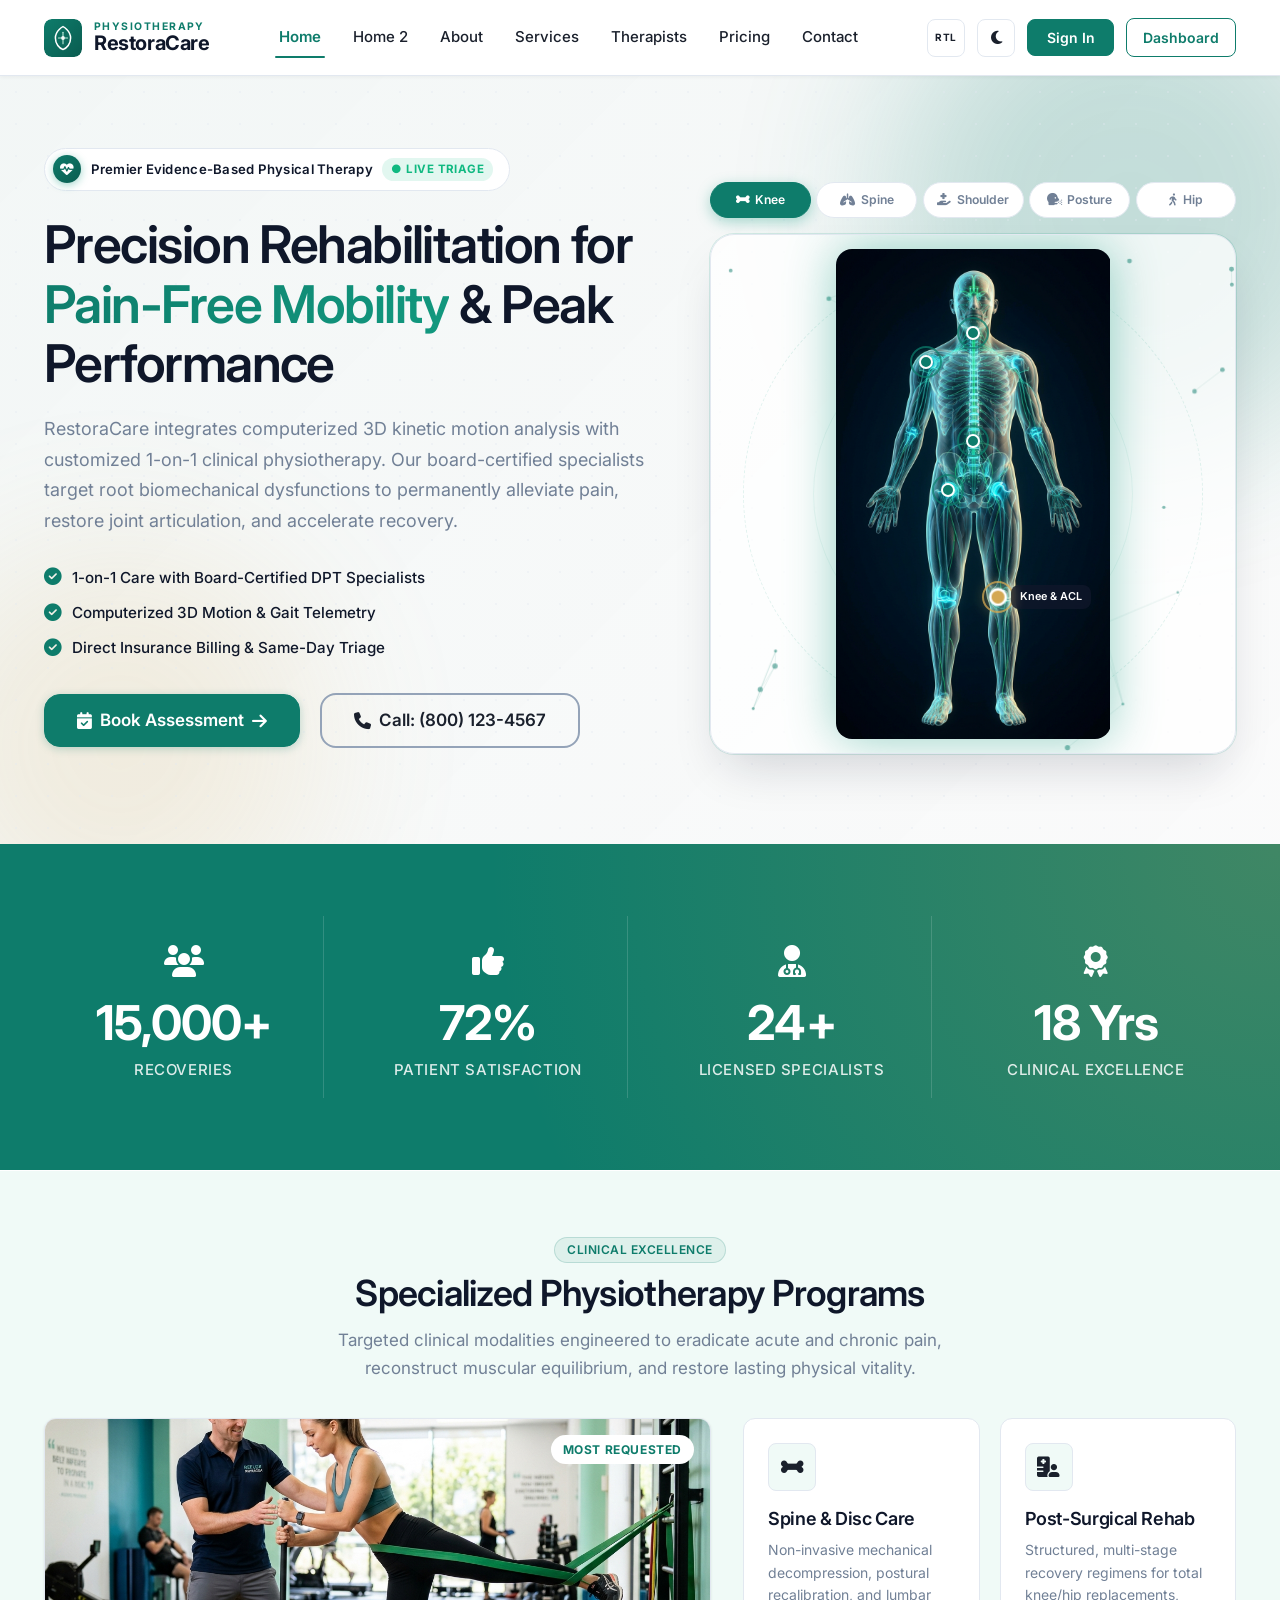
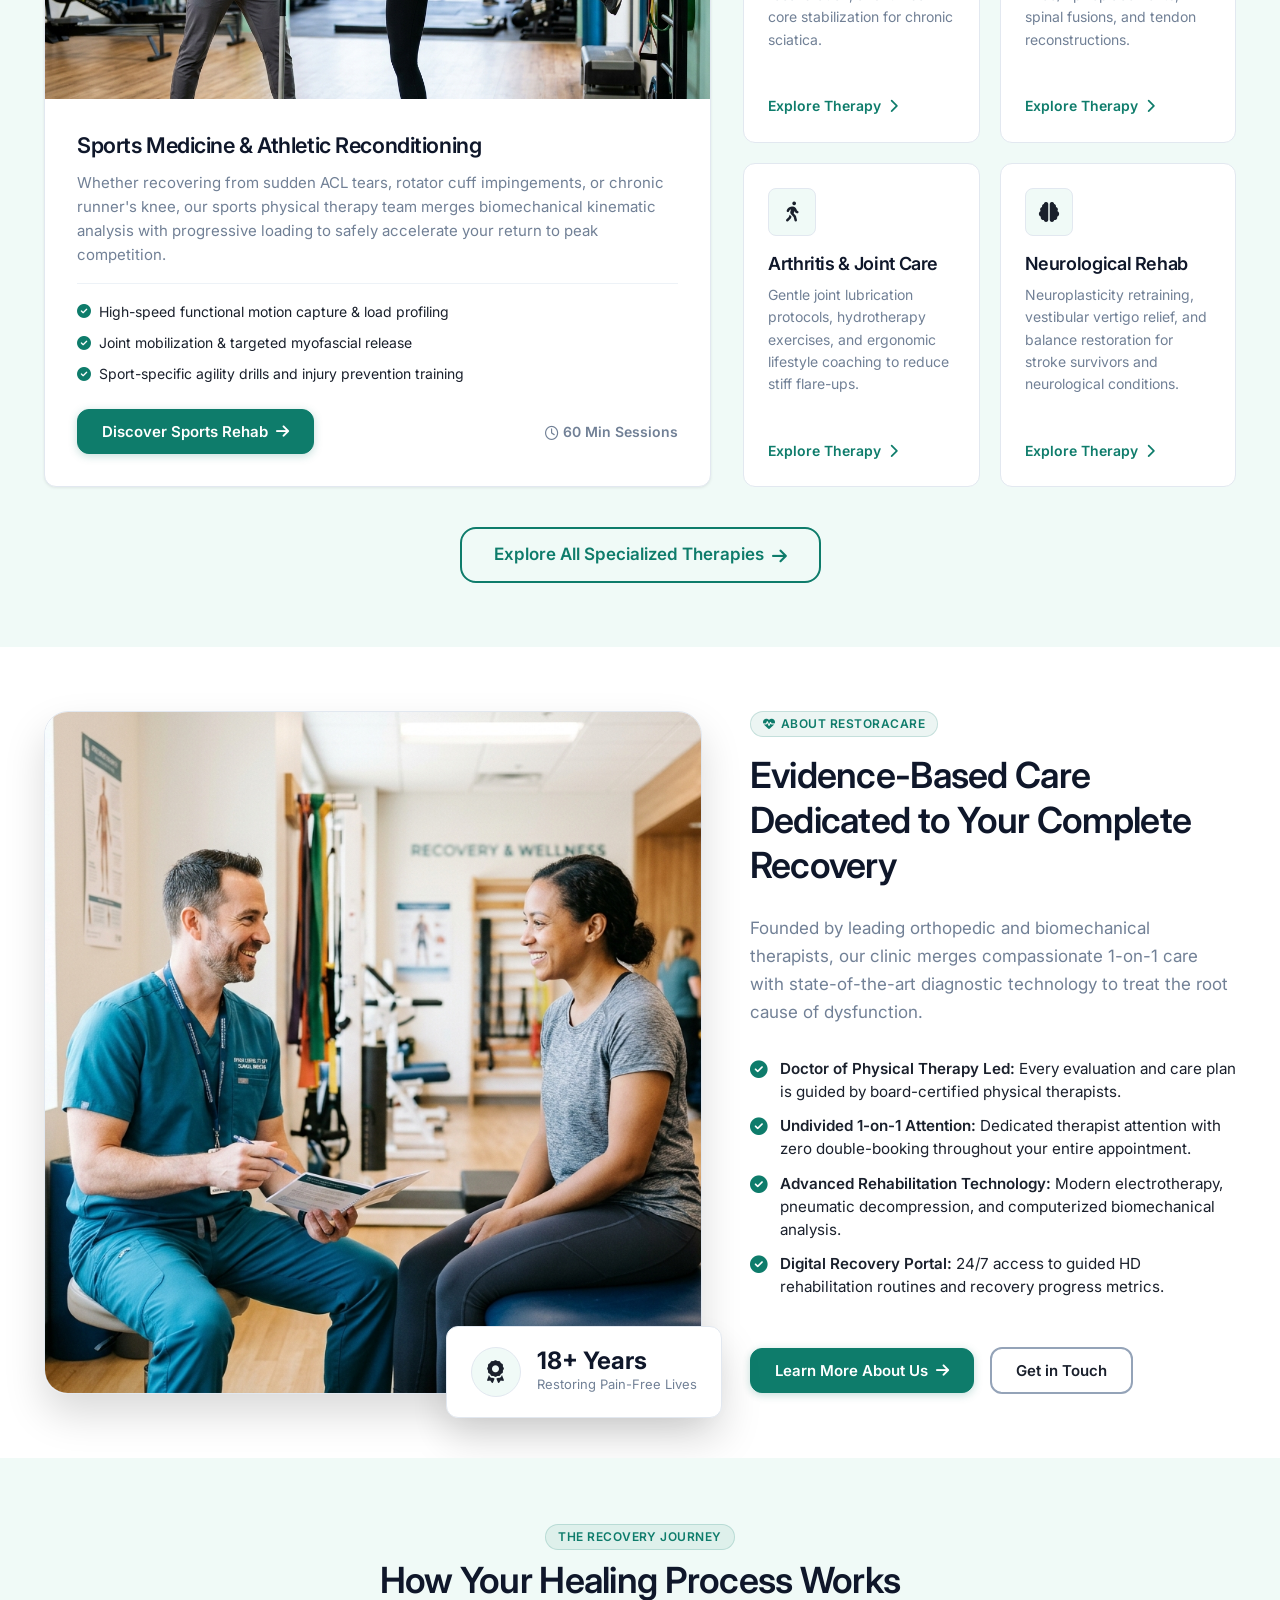
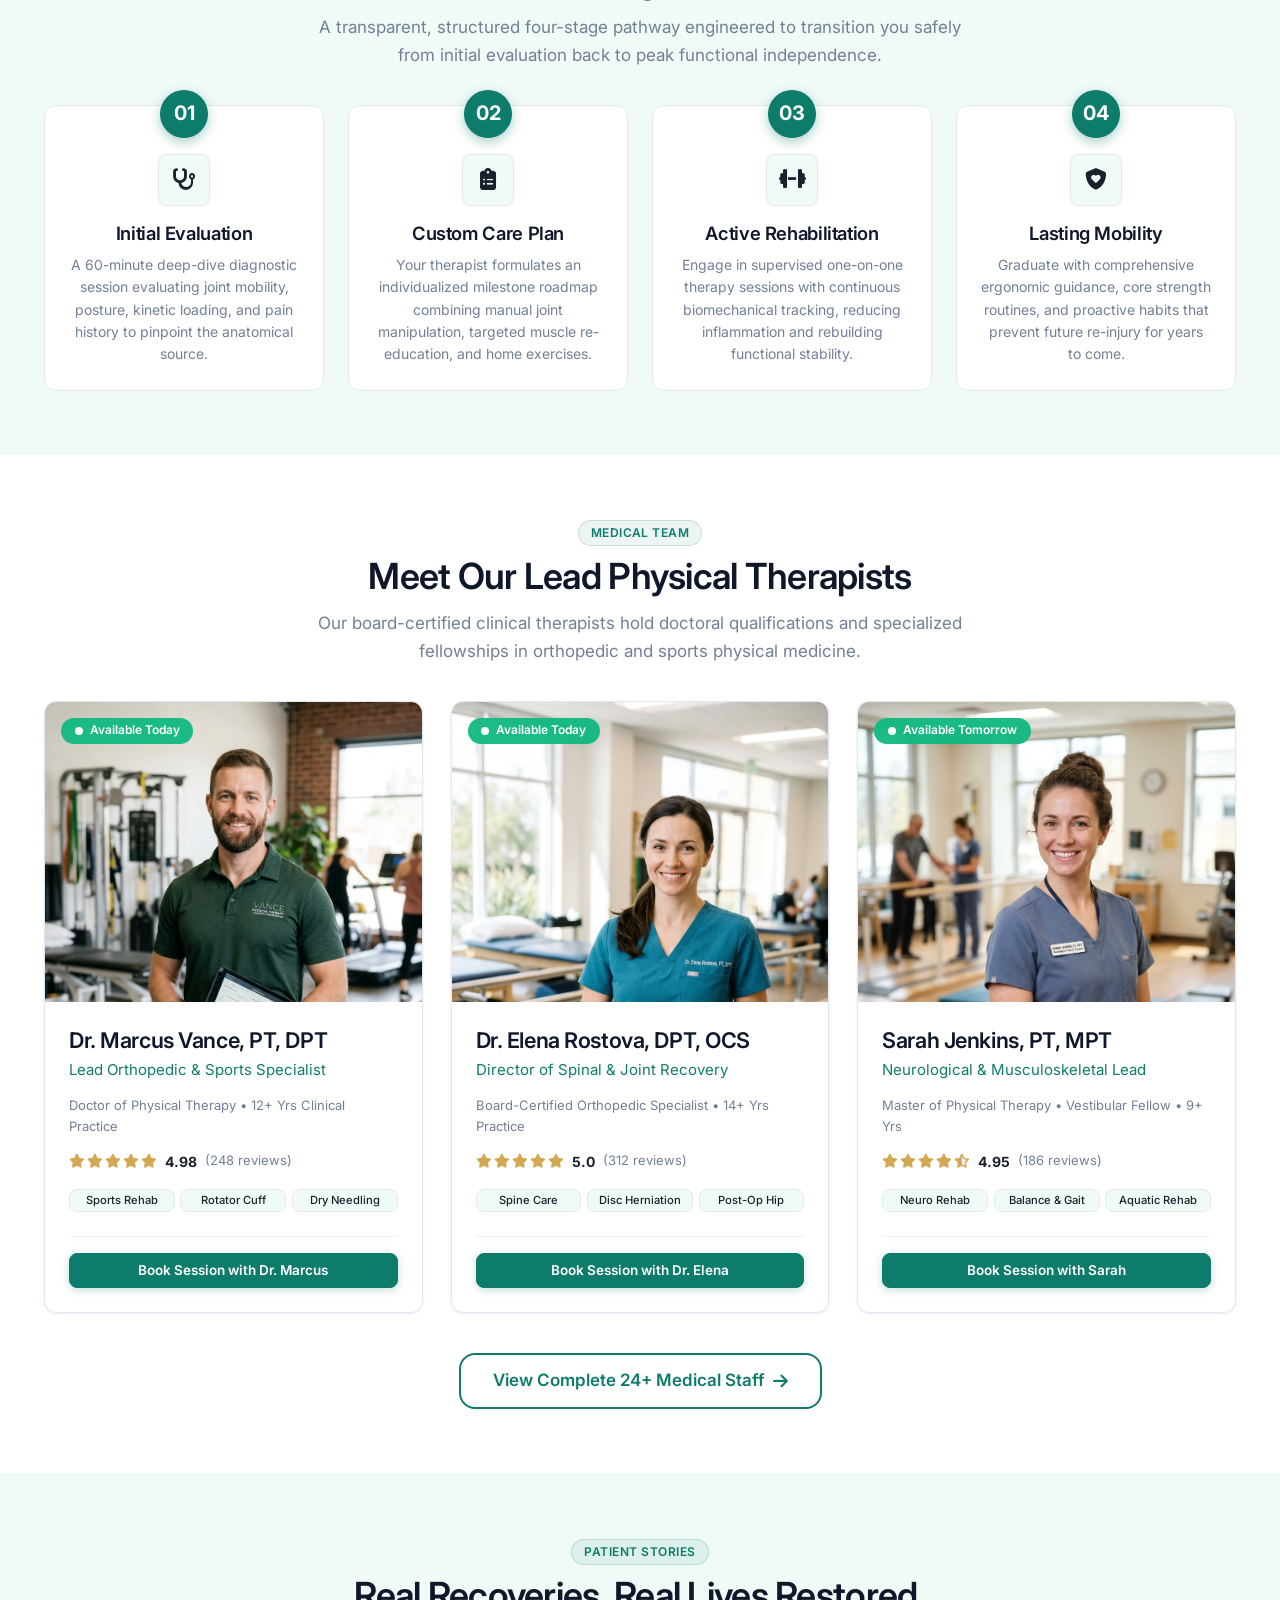
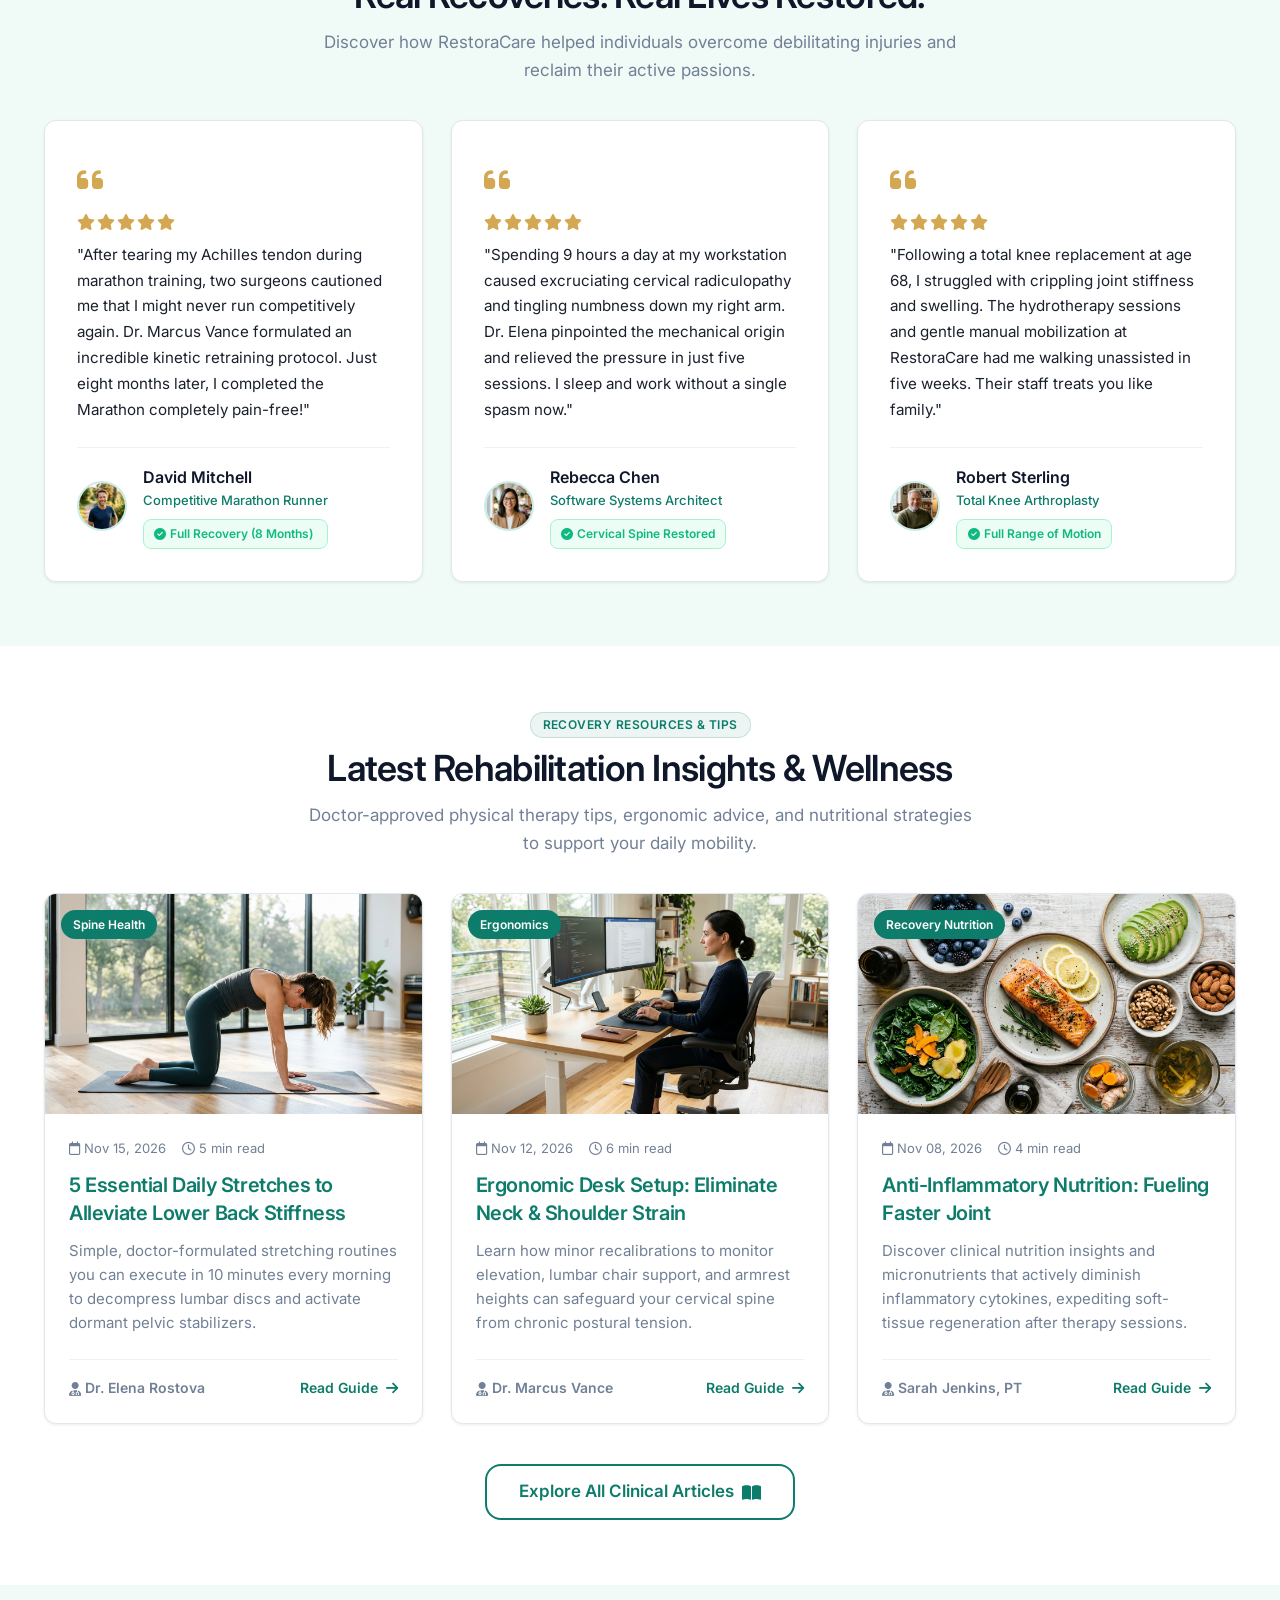
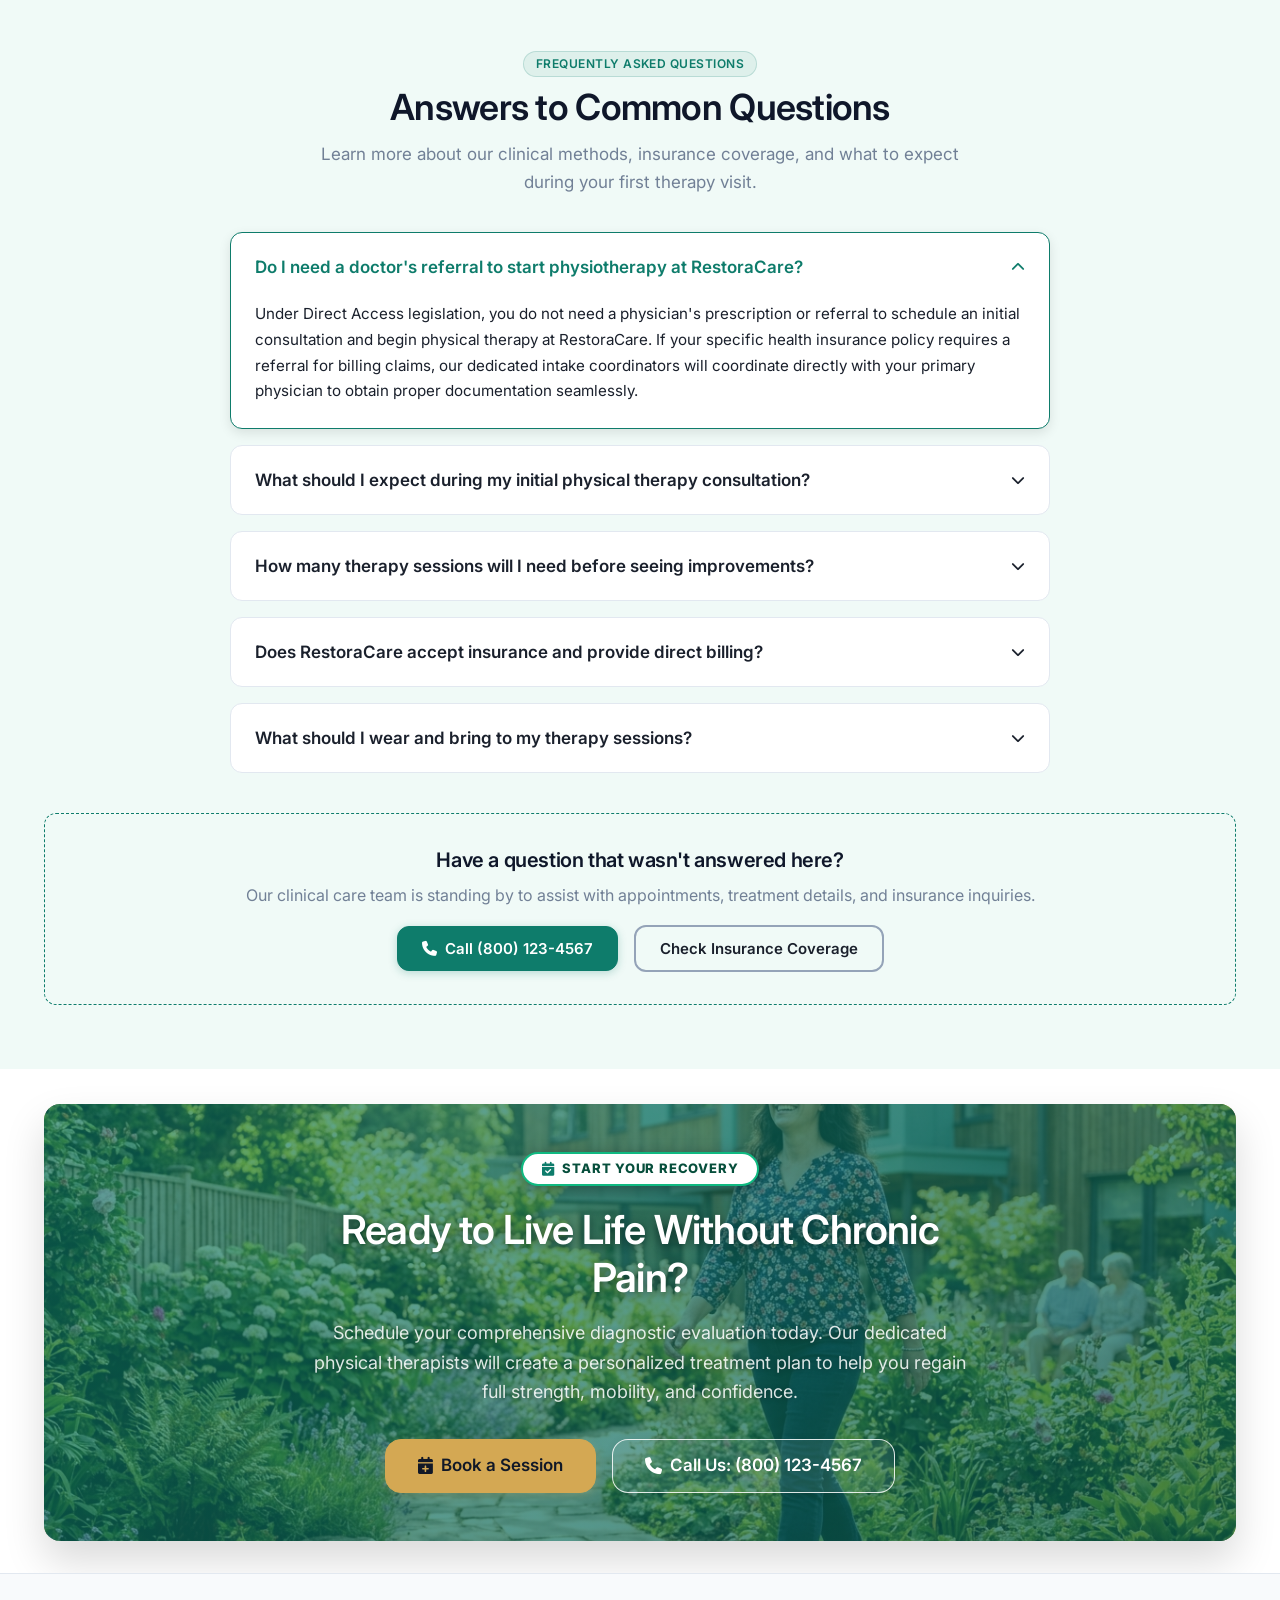
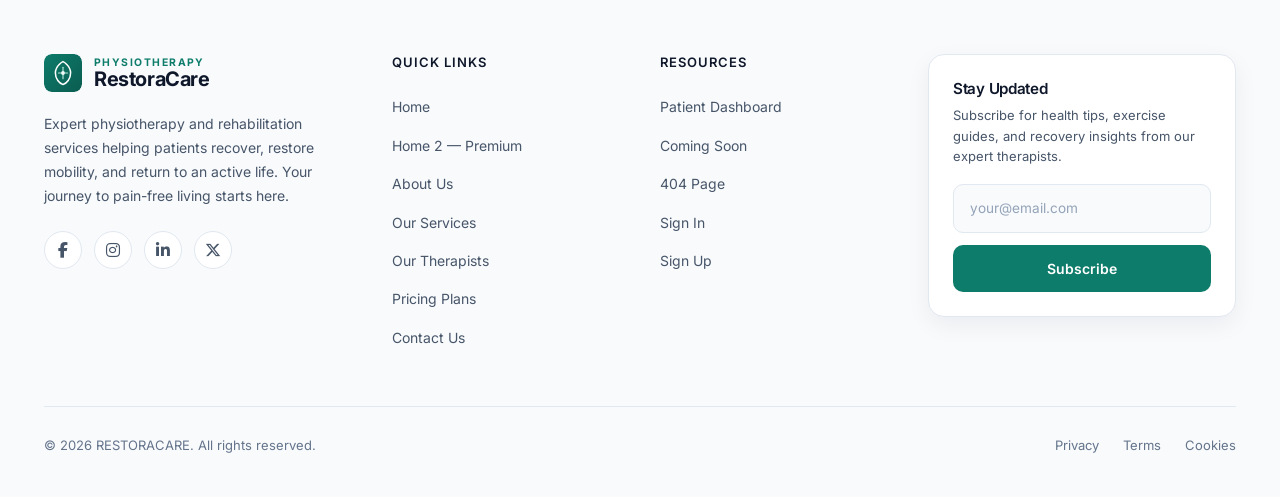
<file: index.html>
<!DOCTYPE html>
<html lang="en" dir="ltr" id="root-html">
<head>
    <meta charset="UTF-8">
    <meta name="viewport" content="width=device-width, initial-scale=1.0">
    <title>RestoraCare — Expert Physiotherapy & Rehabilitation</title>
    <meta name="description" content="RestoraCare offers expert physiotherapy and rehabilitation services for sports injuries, post-surgery recovery, and chronic pain management.">
    <link rel="icon" href="favicon.svg" type="image/svg+xml">
    <link rel="preconnect" href="https://fonts.googleapis.com">
    <link rel="preconnect" href="https://fonts.gstatic.com" crossorigin>
    <link href="https://fonts.googleapis.com/css2?family=Inter:wght@400;500;600;700&display=swap" rel="stylesheet">
    <link rel="stylesheet" href="https://cdnjs.cloudflare.com/ajax/libs/font-awesome/6.5.1/css/all.min.css">
    <link rel="stylesheet" href="style.css?v=51">
    <script>(function(){try{if(localStorage.getItem('rc-dark')==='1'){document.documentElement.classList.add('dark')}if(localStorage.getItem('rc-rtl')==='1'){document.documentElement.setAttribute('dir','rtl')}}catch(e){}})();</script>
</head>
<body>
    <!-- Navbar Component Container -->
    <div id="navbar-placeholder"></div>

    <!-- =========================================================================
         1. HERO SECTION — INTERACTIVE BIOMECHANICAL SPLIT LAYOUT
         ========================================================================= -->
    <section class="hero-split-section" id="heroSplitSection" aria-label="Premier Physiotherapy & Biomechanical Institute">
        <div class="hero-split-bg-decor">
            <div class="hero-blob hero-blob-1"></div>
            <div class="hero-blob hero-blob-2"></div>
            <div class="hero-grid-pattern"></div>
        </div>

        <div class="container hero-split-container">
            <!-- Left Column: Unified Authoritative Content -->
            <div class="hero-split-content fade-up">
                <div class="hero-pill-badge">
                    <span class="badge-icon-sparkle"><i class="fas fa-heart-pulse"></i></span>
                    <span class="badge-text">Premier Evidence-Based Physical Therapy</span>
                    <span class="badge-pill-live">● Live Triage</span>
                </div>

                <h1 class="hero-split-title">
                    Precision Rehabilitation for <span class="text-teal-gradient">Pain-Free Mobility</span> & Peak Performance
                </h1>

                <p class="hero-split-lead">
                    RestoraCare integrates computerized 3D kinetic motion analysis with customized 1-on-1 clinical physiotherapy. Our board-certified specialists target root biomechanical dysfunctions to permanently alleviate pain, restore joint articulation, and accelerate recovery.
                </p>

                <!-- Clinical Value Checkpoints -->
                <div class="hero-check-points">
                    <div class="hero-check-item">
                        <i class="fas fa-circle-check"></i>
                        <span>1-on-1 Care with Board-Certified DPT Specialists</span>
                    </div>
                    <div class="hero-check-item">
                        <i class="fas fa-circle-check"></i>
                        <span>Computerized 3D Motion & Gait Telemetry</span>
                    </div>
                    <div class="hero-check-item">
                        <i class="fas fa-circle-check"></i>
                        <span>Direct Insurance Billing & Same-Day Triage</span>
                    </div>
                </div>

                <!-- Action Button Group -->
                <div class="hero-split-actions">
                    <a href="services.html" class="btn btn-primary btn-lg shadow-pulse">
                        <i class="fas fa-calendar-check mr-2"></i> Book Assessment <i class="fas fa-arrow-right ml-2"></i>
                    </a>
                    <a href="tel:18001234567" class="btn btn-outline btn-lg">
                        <i class="fas fa-phone mr-2"></i> Call: (800) 123-4567
                    </a>
                </div>
            </div>

            <!-- Right Column: Interactive Biomechanical Model & Telemetry Stage -->
            <div class="hero-split-visual fade-up" style="animation-delay: 0.15s;">
                <div class="bio-model-wrapper" id="bioModelWrapper">
                    
                    <!-- Top Navigation Bar for Anatomy Zones -->
                    <div class="bio-zone-tabs" role="tablist" aria-label="Select Body Region">
                        <button class="bio-zone-tab active" data-zone="knee" type="button"><i class="fas fa-bone"></i> Knee</button>
                        <button class="bio-zone-tab" data-zone="spine" type="button"><i class="fas fa-lungs"></i> Spine</button>
                        <button class="bio-zone-tab" data-zone="shoulder" type="button"><i class="fas fa-hand-holding-medical"></i> Shoulder</button>
                        <button class="bio-zone-tab" data-zone="neck" type="button"><i class="fas fa-head-side-cough"></i> Posture</button>
                        <button class="bio-zone-tab" data-zone="hip" type="button"><i class="fas fa-person-walking"></i> Hip</button>
                    </div>

                    <!-- Interactive 3D Model Stage -->
                    <div class="bio-stage-card" id="bioStageCard">
                        <!-- Canvas Particle Synapse Matrix -->
                        <canvas id="bioKineticCanvas" class="bio-canvas"></canvas>

                        <!-- Subtle Radial Radar Scan Grid -->
                        <div class="bio-radar-grid">
                            <div class="radar-circle circle-1"></div>
                            <div class="radar-circle circle-2"></div>
                            <div class="radar-circle circle-3"></div>
                            <div class="radar-sweep"></div>
                        </div>

                        <!-- Realistic 3D Anatomical Human Biomechanical Model -->
                        <div class="bio-anatomy-figure-wrap">
                            <img src="assets/images/biomechanical-human-3d.jpg" alt="Realistic 3D Biomechanical Human Anatomical Model" class="bio-anatomy-img" id="bioAnatomyImg">

                            <!-- Interactive Pulsing Hotspots (Nodes) -->
                            <!-- Node 1: Cervical & Posture -->
                            <div class="bio-hotspot" data-zone="neck" style="top: 17%; left: 50%;" title="Cervical Spine & Posture">
                                <span class="hotspot-pulse"></span>
                                <span class="hotspot-dot"></span>
                                <span class="hotspot-label">Cervical</span>
                            </div>

                            <!-- Node 2: Shoulder / Rotator Cuff -->
                            <div class="bio-hotspot" data-zone="shoulder" style="top: 23%; left: 33%;" title="Rotator Cuff & Scapular Stability">
                                <span class="hotspot-pulse"></span>
                                <span class="hotspot-dot"></span>
                                <span class="hotspot-label">Rotator Cuff</span>
                            </div>

                            <!-- Node 3: Lumbar Spine & Core -->
                            <div class="bio-hotspot" data-zone="spine" style="top: 39%; left: 50%;" title="Lumbar Spine Decompression">
                                <span class="hotspot-pulse"></span>
                                <span class="hotspot-dot"></span>
                                <span class="hotspot-label">Lumbar Core</span>
                            </div>

                            <!-- Node 4: Pelvis & Hip -->
                            <div class="bio-hotspot" data-zone="hip" style="top: 49%; left: 41%;" title="Pelvic & Hip Symmetry">
                                <span class="hotspot-pulse"></span>
                                <span class="hotspot-dot"></span>
                                <span class="hotspot-label">Hip Balance</span>
                            </div>

                            <!-- Node 5: Knee & Kinetic Chain (Default Active) -->
                            <div class="bio-hotspot active" data-zone="knee" style="top: 71%; left: 59%;" title="Knee & ACL Kinetic Chain">
                                <span class="hotspot-pulse"></span>
                                <span class="hotspot-dot"></span>
                                <span class="hotspot-label">Knee & ACL</span>
                            </div>
                        </div>
                    </div>
                </div>
            </div>
        </div>
    </section>

    <!-- =========================================================================
         2. STATS COUNTER (Full-Width Teal Background with 4 Counters)
         ========================================================================= -->
    <section class="stats-section fade-up" aria-label="Clinical Metrics and Recovery Statistics">
        <div class="container">
            <div class="stats-grid">
                <!-- Counter 1 -->
                <div class="stat-item">
                    <div class="stat-icon">
                        <i class="fas fa-users"></i>
                    </div>
                    <div class="stat-number" data-count="15000" data-suffix="+">0</div>
                    <div class="stat-label">Recoveries</div>
                </div>

                <!-- Counter 2 -->
                <div class="stat-item">
                    <div class="stat-icon">
                        <i class="fas fa-thumbs-up"></i>
                    </div>
                    <div class="stat-number" data-count="98" data-suffix="%">0</div>
                    <div class="stat-label">Patient Satisfaction</div>
                </div>

                <!-- Counter 3 -->
                <div class="stat-item">
                    <div class="stat-icon">
                        <i class="fas fa-user-doctor"></i>
                    </div>
                    <div class="stat-number" data-count="24" data-suffix="+">0</div>
                    <div class="stat-label">Licensed Specialists</div>
                </div>

                <!-- Counter 4 -->
                <div class="stat-item">
                    <div class="stat-icon">
                        <i class="fas fa-award"></i>
                    </div>
                    <div class="stat-number" data-count="18" data-suffix=" Yrs">0</div>
                    <div class="stat-label">Clinical Excellence</div>
                </div>
            </div>
        </div>
    </section>

    <!-- =========================================================================
         3. SERVICES OVERVIEW (2-Col Asymmetric Grid: Featured Left + 2x2 Right)
         ========================================================================= -->
    <section class="section section-alt fade-up" id="services-overview">
        <div class="container">
            <!-- Section Header -->
            <div class="section-header text-center">
                <span class="badge badge-primary mb-2">CLINICAL EXCELLENCE</span>
                <h2 class="section-title">Specialized Physiotherapy Programs</h2>
                <p class="section-subtitle">Targeted clinical modalities engineered to eradicate acute and chronic pain, reconstruct muscular equilibrium, and restore lasting physical vitality.</p>
            </div>

            <!-- Asymmetric Grid -->
            <div class="services-asymmetric-grid">
                <!-- Left: Large Featured Specialty Card -->
                <div class="service-featured-card">
                    <div class="service-featured-media">
                        <img src="assets/images/service-sports-rehab.jpg" alt="Athletic sports physical therapy and performance rehabilitation">
                        <span class="service-card-badge">Most Requested</span>
                    </div>
                    <div class="service-featured-body">
                        <h3 class="service-card-title">Sports Medicine & Athletic Reconditioning</h3>
                        <p class="service-card-desc">Whether recovering from sudden ACL tears, rotator cuff impingements, or chronic runner's knee, our sports physical therapy team merges biomechanical kinematic analysis with progressive loading to safely accelerate your return to peak competition.</p>
                        <div class="service-features-list">
                            <div class="service-feature-item">
                                <i class="fas fa-check-circle mr-2"></i>
                                <span>High-speed functional motion capture & load profiling</span>
                            </div>
                            <div class="service-feature-item">
                                <i class="fas fa-check-circle mr-2"></i>
                                <span>Joint mobilization & targeted myofascial release</span>
                            </div>
                            <div class="service-feature-item">
                                <i class="fas fa-check-circle mr-2"></i>
                                <span>Sport-specific agility drills and injury prevention training</span>
                            </div>
                        </div>
                        <div class="service-card-footer">
                            <a href="services.html" class="btn btn-primary">Discover Sports Rehab <i class="fas fa-arrow-right"></i></a>
                            <span class="text-sm font-semibold text-muted"><i class="far fa-clock mr-1"></i> 60 Min Sessions</span>
                        </div>
                    </div>
                </div>

                <!-- Right: 2x2 Smaller Service Cards -->
                <div class="services-mini-grid">
                    <!-- Mini Card 1: Spine & Back -->
                    <div class="service-mini-card">
                        <div class="service-mini-icon">
                            <i class="fas fa-bone"></i>
                        </div>
                        <h4>Spine & Disc Care</h4>
                        <p>Non-invasive mechanical decompression, postural recalibration, and lumbar core stabilization for chronic sciatica.</p>
                        <a href="services.html" class="service-mini-link">Explore Therapy <i class="fas fa-chevron-right ml-1"></i></a>
                    </div>

                    <!-- Mini Card 2: Post-Surgical -->
                    <div class="service-mini-card">
                        <div class="service-mini-icon">
                            <i class="fas fa-hospital-user"></i>
                        </div>
                        <h4>Post-Surgical Rehab</h4>
                        <p>Structured, multi-stage recovery regimens for total knee/hip replacements, spinal fusions, and tendon reconstructions.</p>
                        <a href="services.html" class="service-mini-link">Explore Therapy <i class="fas fa-chevron-right ml-1"></i></a>
                    </div>

                    <!-- Mini Card 3: Arthritis & Joints -->
                    <div class="service-mini-card">
                        <div class="service-mini-icon">
                            <i class="fas fa-person-walking"></i>
                        </div>
                        <h4>Arthritis & Joint Care</h4>
                        <p>Gentle joint lubrication protocols, hydrotherapy exercises, and ergonomic lifestyle coaching to reduce stiff flare-ups.</p>
                        <a href="services.html" class="service-mini-link">Explore Therapy <i class="fas fa-chevron-right ml-1"></i></a>
                    </div>

                    <!-- Mini Card 4: Neurological -->
                    <div class="service-mini-card">
                        <div class="service-mini-icon">
                            <i class="fas fa-brain"></i>
                        </div>
                        <h4>Neurological Rehab</h4>
                        <p>Neuroplasticity retraining, vestibular vertigo relief, and balance restoration for stroke survivors and neurological conditions.</p>
                        <a href="services.html" class="service-mini-link">Explore Therapy <i class="fas fa-chevron-right ml-1"></i></a>
                    </div>
                </div>
            </div>

            <!-- View All CTA -->
            <div class="text-center mt-10">
                <a href="services.html" class="btn btn-outline-primary btn-lg">Explore All Specialized Therapies <i class="fas fa-arrow-right ml-2"></i></a>
            </div>
        </div>
    </section>

    <!-- =========================================================================
         4. ABOUT SPLIT (60/40 Image Left - Content Right with Bullet Points)
         ========================================================================= -->
    <section class="section fade-up" id="about">
        <div class="container">
            <div class="about-split-grid">
                <!-- Left: 60% Image Frame with Floating Experience Card -->
                <div class="about-split-media">
                    <div class="about-img-frame">
                        <img src="assets/images/about-mission.jpg" alt="RestoraCare clinical director examining patient recovery plan">
                    </div>
                    <!-- Floating Stat Badge -->
                    <div class="about-floating-stat">
                        <div class="about-floating-stat-icon">
                            <i class="fas fa-award"></i>
                        </div>
                        <div class="about-floating-stat-text">
                            <div class="stat-val">18+ Years</div>
                            <div class="stat-lbl">Restoring Pain-Free Lives</div>
                        </div>
                    </div>
                </div>

                <!-- Right: 40% Narrative Content with Bullet Points -->
                <div class="about-split-content">
                    <span class="badge badge-primary"><i class="fas fa-heart-pulse mr-2"></i> ABOUT RESTORACARE</span>
                    <h2 class="section-title">Evidence-Based Care Dedicated to Your Complete Recovery</h2>
                    <p class="section-subtitle">Founded by leading orthopedic and biomechanical therapists, our clinic merges compassionate 1-on-1 care with state-of-the-art diagnostic technology to treat the root cause of dysfunction.</p>

                    <!-- Key Pillars Check List -->
                    <div class="about-check-list">
                        <div class="about-check-item">
                            <i class="fas fa-circle-check"></i>
                            <span><strong>Doctor of Physical Therapy Led:</strong> Every evaluation and care plan is guided by board-certified physical therapists.</span>
                        </div>
                        <div class="about-check-item">
                            <i class="fas fa-circle-check"></i>
                            <span><strong>Undivided 1-on-1 Attention:</strong> Dedicated therapist attention with zero double-booking throughout your entire appointment.</span>
                        </div>
                        <div class="about-check-item">
                            <i class="fas fa-circle-check"></i>
                            <span><strong>Advanced Rehabilitation Technology:</strong> Modern electrotherapy, pneumatic decompression, and computerized biomechanical analysis.</span>
                        </div>
                        <div class="about-check-item">
                            <i class="fas fa-circle-check"></i>
                            <span><strong>Digital Recovery Portal:</strong> 24/7 access to guided HD rehabilitation routines and recovery progress metrics.</span>
                        </div>
                    </div>

                    <div class="hero-btn-group mt-2">
                        <a href="about.html" class="btn btn-primary">Learn More About Us <i class="fas fa-arrow-right ml-2"></i></a>
                        <a href="contact.html" class="btn btn-outline">Get in Touch</a>
                    </div>
                </div>
            </div>
        </div>
    </section>

    <!-- =========================================================================
         5. HOW IT WORKS (Horizontal Process Timeline: 4 Connected Steps)
         ========================================================================= -->
    <section class="section section-alt fade-up" id="how-it-works">
        <div class="container">
            <!-- Section Header -->
            <div class="section-header text-center">
                <span class="badge badge-primary mb-2">THE RECOVERY JOURNEY</span>
                <h2 class="section-title">How Your Healing Process Works</h2>
                <p class="section-subtitle">A transparent, structured four-stage pathway engineered to transition you safely from initial evaluation back to peak functional independence.</p>
            </div>

            <!-- 4-Step Process Grid -->
            <div class="process-grid">
                <!-- Step 1 -->
                <div class="process-step">
                    <div class="process-number">01</div>
                    <div class="process-step-icon">
                        <i class="fas fa-stethoscope"></i>
                    </div>
                    <h3 class="process-step-title">Initial Evaluation</h3>
                    <p class="process-step-desc">A 60-minute deep-dive diagnostic session evaluating joint mobility, posture, kinetic loading, and pain history to pinpoint the anatomical source.</p>
                </div>

                <!-- Step 2 -->
                <div class="process-step">
                    <div class="process-number">02</div>
                    <div class="process-step-icon">
                        <i class="fas fa-clipboard-list"></i>
                    </div>
                    <h3 class="process-step-title">Custom Care Plan</h3>
                    <p class="process-step-desc">Your therapist formulates an individualized milestone roadmap combining manual joint manipulation, targeted muscle re-education, and home exercises.</p>
                </div>

                <!-- Step 3 -->
                <div class="process-step">
                    <div class="process-number">03</div>
                    <div class="process-step-icon">
                        <i class="fas fa-dumbbell"></i>
                    </div>
                    <h3 class="process-step-title">Active Rehabilitation</h3>
                    <p class="process-step-desc">Engage in supervised one-on-one therapy sessions with continuous biomechanical tracking, reducing inflammation and rebuilding functional stability.</p>
                </div>

                <!-- Step 4 -->
                <div class="process-step">
                    <div class="process-number">04</div>
                    <div class="process-step-icon">
                        <i class="fas fa-shield-heart"></i>
                    </div>
                    <h3 class="process-step-title">Lasting Mobility</h3>
                    <p class="process-step-desc">Graduate with comprehensive ergonomic guidance, core strength routines, and proactive habits that prevent future re-injury for years to come.</p>
                </div>
            </div>
        </div>
    </section>

    <!-- =========================================================================
         6. FEATURED THERAPISTS (3 Cards: therapist-1.jpg to 3)
         ========================================================================= -->
    <section class="section fade-up" id="therapists">
        <div class="container">
            <!-- Section Header -->
            <div class="section-header text-center">
                <span class="badge badge-primary mb-2">MEDICAL TEAM</span>
                <h2 class="section-title">Meet Our Lead Physical Therapists</h2>
                <p class="section-subtitle">Our board-certified clinical therapists hold doctoral qualifications and specialized fellowships in orthopedic and sports physical medicine.</p>
            </div>

            <!-- Therapists Grid -->
            <div class="therapists-grid">
                <!-- Therapist 1 -->
                <div class="therapist-card">
                    <div class="therapist-photo-wrap">
                        <img src="assets/images/home-therapist-1.jpg" alt="Dr. Marcus Vance, PT, DPT - Lead Sports Specialist">
                        <span class="therapist-status-badge"><i class="fas fa-circle text-xs"></i> <span>Available Today</span></span>
                    </div>
                    <div class="therapist-card-body">
                        <h3 class="therapist-name">Dr. Marcus Vance, PT, DPT</h3>
                        <p class="therapist-role">Lead Orthopedic & Sports Specialist</p>
                        <p class="therapist-creds">Doctor of Physical Therapy • 12+ Yrs Clinical Practice</p>
                        
                        <div class="therapist-rating">
                            <span class="star-rating">
                                <i class="fas fa-star"></i><i class="fas fa-star"></i><i class="fas fa-star"></i><i class="fas fa-star"></i><i class="fas fa-star"></i>
                            </span>
                            <span class="rating-score">4.98</span>
                            <span class="review-count">(248 reviews)</span>
                        </div>

                        <div class="therapist-specialties-wrap">
                            <span class="specialty-tag">Sports Rehab</span>
                            <span class="specialty-tag">Rotator Cuff</span>
                            <span class="specialty-tag">Dry Needling</span>
                        </div>

                        <div class="therapist-card-footer">
                            <a href="therapists.html" class="btn btn-primary btn-sm w-full">Book Session with Dr. Marcus</a>
                        </div>
                    </div>
                </div>

                <!-- Therapist 2 -->
                <div class="therapist-card">
                    <div class="therapist-photo-wrap">
                        <img src="assets/images/home-therapist-2.jpg" alt="Dr. Elena Rostova, DPT, OCS - Director of Spine Recovery">
                        <span class="therapist-status-badge"><i class="fas fa-circle text-xs"></i> <span>Available Today</span></span>
                    </div>
                    <div class="therapist-card-body">
                        <h3 class="therapist-name">Dr. Elena Rostova, DPT, OCS</h3>
                        <p class="therapist-role">Director of Spinal & Joint Recovery</p>
                        <p class="therapist-creds">Board-Certified Orthopedic Specialist • 14+ Yrs Practice</p>
                        
                        <div class="therapist-rating">
                            <span class="star-rating">
                                <i class="fas fa-star"></i><i class="fas fa-star"></i><i class="fas fa-star"></i><i class="fas fa-star"></i><i class="fas fa-star"></i>
                            </span>
                            <span class="rating-score">5.0</span>
                            <span class="review-count">(312 reviews)</span>
                        </div>

                        <div class="therapist-specialties-wrap">
                            <span class="specialty-tag">Spine Care</span>
                            <span class="specialty-tag">Disc Herniation</span>
                            <span class="specialty-tag">Post-Op Hip</span>
                        </div>

                        <div class="therapist-card-footer">
                            <a href="therapists.html" class="btn btn-primary btn-sm w-full">Book Session with Dr. Elena</a>
                        </div>
                    </div>
                </div>

                <!-- Therapist 3 -->
                <div class="therapist-card">
                    <div class="therapist-photo-wrap">
                        <img src="assets/images/home-therapist-3.jpg" alt="Sarah Jenkins, PT, MPT - Neurological Specialist">
                        <span class="therapist-status-badge"><i class="fas fa-circle text-xs"></i> <span>Available Tomorrow</span></span>
                    </div>
                    <div class="therapist-card-body">
                        <h3 class="therapist-name">Sarah Jenkins, PT, MPT</h3>
                        <p class="therapist-role">Neurological & Musculoskeletal Lead</p>
                        <p class="therapist-creds">Master of Physical Therapy • Vestibular Fellow • 9+ Yrs</p>
                        
                        <div class="therapist-rating">
                            <span class="star-rating">
                                <i class="fas fa-star"></i><i class="fas fa-star"></i><i class="fas fa-star"></i><i class="fas fa-star"></i><i class="fas fa-star-half-stroke"></i>
                            </span>
                            <span class="rating-score">4.95</span>
                            <span class="review-count">(186 reviews)</span>
                        </div>

                        <div class="therapist-specialties-wrap">
                            <span class="specialty-tag">Neuro Rehab</span>
                            <span class="specialty-tag">Balance & Gait</span>
                            <span class="specialty-tag">Aquatic Rehab</span>
                        </div>

                        <div class="therapist-card-footer">
                            <a href="therapists.html" class="btn btn-primary btn-sm w-full">Book Session with Sarah</a>
                        </div>
                    </div>
                </div>
            </div>

            <!-- View All Team Link -->
            <div class="text-center mt-10">
                <a href="therapists.html" class="btn btn-outline-primary btn-lg">View Complete 24+ Medical Staff <i class="fas fa-arrow-right ml-2"></i></a>
            </div>
        </div>
    </section>

    <!-- =========================================================================
         7. TESTIMONIALS (3 Cards: testimonial-1.jpg to 3)
         ========================================================================= -->
    <section class="section section-alt fade-up" id="testimonials">
        <div class="container">
            <!-- Section Header -->
            <div class="section-header text-center">
                <span class="badge badge-primary mb-2">PATIENT STORIES</span>
                <h2 class="section-title">Real Recoveries. Real Lives Restored.</h2>
                <p class="section-subtitle">Discover how RestoraCare helped individuals overcome debilitating injuries and reclaim their active passions.</p>
            </div>

            <!-- Testimonials Grid -->
            <div class="testimonials-grid">
                <!-- Testimonial 1 -->
                <div class="testimonial-card">
                    <div class="testimonial-quote-icon">
                        <i class="fas fa-quote-left"></i>
                    </div>
                    <div class="star-rating mb-3">
                        <i class="fas fa-star"></i><i class="fas fa-star"></i><i class="fas fa-star"></i><i class="fas fa-star"></i><i class="fas fa-star"></i>
                    </div>
                    <p class="testimonial-text">"After tearing my Achilles tendon during marathon training, two surgeons cautioned me that I might never run competitively again. Dr. Marcus Vance formulated an incredible kinetic retraining protocol. Just eight months later, I completed the Marathon completely pain-free!"</p>
                    <div class="testimonial-footer">
                        <div class="testimonial-avatar">
                            <img src="assets/images/testimonial-1.jpg" alt="David Mitchell - Marathon Runner">
                        </div>
                        <div class="testimonial-meta">
                            <span class="testimonial-author-name">David Mitchell</span>
                            <span class="testimonial-patient-condition">Competitive Marathon Runner</span>
                            <span class="recovery-badge"><i class="fas fa-circle-check mr-1"></i> Full Recovery (8 Months)</span>
                        </div>
                    </div>
                </div>

                <!-- Testimonial 2 -->
                <div class="testimonial-card">
                    <div class="testimonial-quote-icon">
                        <i class="fas fa-quote-left"></i>
                    </div>
                    <div class="star-rating mb-3">
                        <i class="fas fa-star"></i><i class="fas fa-star"></i><i class="fas fa-star"></i><i class="fas fa-star"></i><i class="fas fa-star"></i>
                    </div>
                    <p class="testimonial-text">"Spending 9 hours a day at my workstation caused excruciating cervical radiculopathy and tingling numbness down my right arm. Dr. Elena pinpointed the mechanical origin and relieved the pressure in just five sessions. I sleep and work without a single spasm now."</p>
                    <div class="testimonial-footer">
                        <div class="testimonial-avatar">
                            <img src="assets/images/testimonial-2.jpg" alt="Rebecca Chen - Software Systems Architect">
                        </div>
                        <div class="testimonial-meta">
                            <span class="testimonial-author-name">Rebecca Chen</span>
                            <span class="testimonial-patient-condition">Software Systems Architect</span>
                            <span class="recovery-badge"><i class="fas fa-circle-check mr-1"></i> Cervical Spine Restored</span>
                        </div>
                    </div>
                </div>

                <!-- Testimonial 3 -->
                <div class="testimonial-card">
                    <div class="testimonial-quote-icon">
                        <i class="fas fa-quote-left"></i>
                    </div>
                    <div class="star-rating mb-3">
                        <i class="fas fa-star"></i><i class="fas fa-star"></i><i class="fas fa-star"></i><i class="fas fa-star"></i><i class="fas fa-star"></i>
                    </div>
                    <p class="testimonial-text">"Following a total knee replacement at age 68, I struggled with crippling joint stiffness and swelling. The hydrotherapy sessions and gentle manual mobilization at RestoraCare had me walking unassisted in five weeks. Their staff treats you like family."</p>
                    <div class="testimonial-footer">
                        <div class="testimonial-avatar">
                            <img src="assets/images/testimonial-3.jpg" alt="Robert Sterling - Retired Veteran">
                        </div>
                        <div class="testimonial-meta">
                            <span class="testimonial-author-name">Robert Sterling</span>
                            <span class="testimonial-patient-condition">Total Knee Arthroplasty</span>
                            <span class="recovery-badge"><i class="fas fa-circle-check mr-1"></i> Full Range of Motion</span>
                        </div>
                    </div>
                </div>
            </div>
        </div>
    </section>

    <!-- =========================================================================
         8. BLOG / TIPS SECTION (3 Cards: Stretching, Workplace, Nutrition)
         ========================================================================= -->
    <section class="section fade-up" id="blog">
        <div class="container">
            <!-- Section Header -->
            <div class="section-header text-center">
                <span class="badge badge-primary mb-2">RECOVERY RESOURCES & TIPS</span>
                <h2 class="section-title">Latest Rehabilitation Insights & Wellness</h2>
                <p class="section-subtitle">Doctor-approved physical therapy tips, ergonomic advice, and nutritional strategies to support your daily mobility.</p>
            </div>

            <!-- Blog Grid -->
            <div class="blog-grid">
                <!-- Blog Card 1 -->
                <article class="blog-card">
                    <div class="blog-media">
                        <img src="assets/images/blog-stretching.jpg" alt="Person doing morning stretching exercise to relieve back stiffness">
                        <span class="blog-category-badge">Spine Health</span>
                    </div>
                    <div class="blog-card-body">
                        <div class="blog-meta">
                            <span class="blog-meta-item"><i class="far fa-calendar mr-1"></i> Nov 15, 2026</span>
                            <span class="blog-meta-item"><i class="far fa-clock mr-1"></i> 5 min read</span>
                        </div>
                        <h3 class="blog-title"><a href="services.html">5 Essential Daily Stretches to Alleviate Lower Back Stiffness</a></h3>
                        <p class="blog-desc">Simple, doctor-formulated stretching routines you can execute in 10 minutes every morning to decompress lumbar discs and activate dormant pelvic stabilizers.</p>
                        <div class="blog-card-footer">
                            <span class="text-sm font-semibold text-muted"><i class="fas fa-user-doctor mr-1"></i> Dr. Elena Rostova</span>
                            <a href="services.html" class="blog-read-link">Read Guide <i class="fas fa-arrow-right"></i></a>
                        </div>
                    </div>
                </article>

                <!-- Blog Card 2 -->
                <article class="blog-card">
                    <div class="blog-media">
                        <img src="assets/images/blog-workplace.jpg" alt="Ergonomic desk posture setup for neck and shoulder comfort">
                        <span class="blog-category-badge">Ergonomics</span>
                    </div>
                    <div class="blog-card-body">
                        <div class="blog-meta">
                            <span class="blog-meta-item"><i class="far fa-calendar mr-1"></i> Nov 12, 2026</span>
                            <span class="blog-meta-item"><i class="far fa-clock mr-1"></i> 6 min read</span>
                        </div>
                        <h3 class="blog-title"><a href="services.html">Ergonomic Desk Setup: Eliminate Neck & Shoulder Strain</a></h3>
                        <p class="blog-desc">Learn how minor recalibrations to monitor elevation, lumbar chair support, and armrest heights can safeguard your cervical spine from chronic postural tension.</p>
                        <div class="blog-card-footer">
                            <span class="text-sm font-semibold text-muted"><i class="fas fa-user-doctor mr-1"></i> Dr. Marcus Vance</span>
                            <a href="services.html" class="blog-read-link">Read Guide <i class="fas fa-arrow-right"></i></a>
                        </div>
                    </div>
                </article>

                <!-- Blog Card 3 -->
                <article class="blog-card">
                    <div class="blog-media">
                        <img src="assets/images/blog-nutrition.jpg" alt="Anti-inflammatory nutrition fueling muscle and joint repair">
                        <span class="blog-category-badge">Recovery Nutrition</span>
                    </div>
                    <div class="blog-card-body">
                        <div class="blog-meta">
                            <span class="blog-meta-item"><i class="far fa-calendar mr-1"></i> Nov 08, 2026</span>
                            <span class="blog-meta-item"><i class="far fa-clock mr-1"></i> 4 min read</span>
                        </div>
                        <h3 class="blog-title"><a href="services.html">Anti-Inflammatory Nutrition: Fueling Faster Joint</a></h3>
                        <p class="blog-desc">Discover clinical nutrition insights and micronutrients that actively diminish inflammatory cytokines, expediting soft-tissue regeneration after therapy sessions.</p>
                        <div class="blog-card-footer">
                            <span class="text-sm font-semibold text-muted"><i class="fas fa-user-doctor mr-1"></i> Sarah Jenkins, PT</span>
                            <a href="services.html" class="blog-read-link">Read Guide <i class="fas fa-arrow-right"></i></a>
                        </div>
                    </div>
                </article>
            </div>

            <!-- View All Link -->
            <div class="text-center mt-10">
                <a href="services.html" class="btn btn-outline-primary btn-lg">Explore All Clinical Articles <i class="fas fa-book-open ml-2"></i></a>
            </div>
        </div>
    </section>

    <!-- =========================================================================
         9. FAQ SECTION (5 Questions with .faq-item > .faq-question + .faq-answer)
         ========================================================================= -->
    <section class="section section-alt fade-up" id="faq">
        <div class="container">
            <!-- Section Header -->
            <div class="section-header text-center">
                <span class="badge badge-primary mb-2">FREQUENTLY ASKED QUESTIONS</span>
                <h2 class="section-title">Answers to Common Questions</h2>
                <p class="section-subtitle">Learn more about our clinical methods, insurance coverage, and what to expect during your first therapy visit.</p>
            </div>

            <!-- FAQ Accordion -->
            <div class="faq-accordion">
                <!-- Question 1 (Default Active) -->
                <div class="faq-item active">
                    <button class="faq-question" type="button" aria-expanded="true">
                        <span>Do I need a doctor's referral to start physiotherapy at RestoraCare?</span>
                        <i class="fas fa-chevron-down faq-icon"></i>
                    </button>
                    <div class="faq-answer">
                        <p>Under Direct Access legislation, you do not need a physician's prescription or referral to schedule an initial consultation and begin physical therapy at RestoraCare. If your specific health insurance policy requires a referral for billing claims, our dedicated intake coordinators will coordinate directly with your primary physician to obtain proper documentation seamlessly.</p>
                    </div>
                </div>

                <!-- Question 2 -->
                <div class="faq-item">
                    <button class="faq-question" type="button" aria-expanded="false">
                        <span>What should I expect during my initial physical therapy consultation?</span>
                        <i class="fas fa-chevron-down faq-icon"></i>
                    </button>
                    <div class="faq-answer">
                        <p>Your first appointment is a 60-minute comprehensive one-on-one diagnostic assessment with a licensed Doctor of Physical Therapy. We perform functional movement screening, muscle strength testing, joint mobility tests, and posture evaluation. You will also receive your initial hands-on therapeutic treatment and a customized recovery plan with clear milestone goals.</p>
                    </div>
                </div>

                <!-- Question 3 -->
                <div class="faq-item">
                    <button class="faq-question" type="button" aria-expanded="false">
                        <span>How many therapy sessions will I need before seeing improvements?</span>
                        <i class="fas fa-chevron-down faq-icon"></i>
                    </button>
                    <div class="faq-answer">
                        <p>Most patients experience noticeable pain reduction and enhanced mobility within their first 2 to 3 sessions. Acute muscle strains typically resolve in 6 to 8 sessions over 3 to 4 weeks, whereas complex post-surgical rehab or chronic spinal disc issues generally benefit from 12 to 16 sessions. We re-evaluate your progress at every visit to ensure rapid, measurable results.</p>
                    </div>
                </div>

                <!-- Question 4 -->
                <div class="faq-item">
                    <button class="faq-question" type="button" aria-expanded="false">
                        <span>Does RestoraCare accept insurance and provide direct billing?</span>
                        <i class="fas fa-chevron-down faq-icon"></i>
                    </button>
                    <div class="faq-answer">
                        <p>Yes, RestoraCare is proudly in-network with over 30 leading private insurance carriers, including Blue Cross Blue Shield, Aetna, Cigna, UnitedHealthcare, Medicare, and major workers' compensation administrators. Our patient coordinators verify your exact benefits and co-pays prior to your initial visit so you encounter no hidden surprises.</p>
                    </div>
                </div>

                <!-- Question 5 -->
                <div class="faq-item">
                    <button class="faq-question" type="button" aria-expanded="false">
                        <span>What should I wear and bring to my therapy sessions?</span>
                        <i class="fas fa-chevron-down faq-icon"></i>
                    </button>
                    <div class="faq-answer">
                        <p>Please wear comfortable, loose-fitting workout clothing (such as gym shorts, t-shirt, or athletic leggings) and supportive athletic footwear that allows your therapist to inspect and manipulate the affected joint easily. Bring your photo ID, health insurance card, and any relevant MRI or surgical notes if available.</p>
                    </div>
                </div>
            </div>

            <!-- Help Contact Box -->
            <div class="faq-help-box">
                <h3 class="text-xl font-bold mb-2">Have a question that wasn't answered here?</h3>
                <p class="text-muted mb-4">Our clinical care team is standing by to assist with appointments, treatment details, and insurance inquiries.</p>
                <div class="hero-btn-group justify-center">
                    <a href="tel:18001234567" class="btn btn-primary"><i class="fas fa-phone mr-2"></i> Call (800) 123-4567</a>
                    <a href="pricing.html" class="btn btn-outline">Check Insurance Coverage</a>
                </div>
            </div>
        </div>
    </section>

    <!-- =========================================================================
         10. CTA BANNER (Full-Width Background Overlay: Book a Session + Call Us)
         ========================================================================= -->
    <section class="section section-sm fade-up" aria-label="Book a Physical Therapy Consultation">
        <div class="container">
            <div class="cta-banner-bg" style="background-image: url('assets/images/cta-recovery.jpg');">
                <div class="cta-content">
                    <span class="badge badge-secondary mb-3"><i class="fas fa-calendar-check mr-2"></i> START YOUR RECOVERY</span>
                    <h2 class="cta-title">Ready to Live Life Without Chronic Pain?</h2>
                    <p class="cta-desc">Schedule your comprehensive diagnostic evaluation today. Our dedicated physical therapists will create a personalized treatment plan to help you regain full strength, mobility, and confidence.</p>
                    <div class="cta-actions">
                        <a href="services.html" class="btn btn-secondary btn-lg shadow-pulse"><i class="fas fa-calendar-plus mr-2"></i> Book a Session</a>
                        <a href="tel:18001234567" class="btn btn-outline-white btn-lg"><i class="fas fa-phone mr-2"></i> Call Us: (800) 123-4567</a>
                    </div>
                </div>
            </div>
        </div>
    </section>

    <!-- Footer Component Container -->
    <div id="footer-placeholder"></div>

    <!-- Components Script -->
    <script src="components.js"></script>

    <!-- Biomechanical Interactive Model Controller -->
    <script>
    document.addEventListener('DOMContentLoaded', function() {
        const stage = document.getElementById('bioStageCard');
        const canvas = document.getElementById('bioKineticCanvas');
        if (!stage) return;

        const zoneData = {
            knee: {
                name: "Knee & ACL Kinetic Chain",
                mobility: "98.6%",
                rom: "135° / 0°",
                pain: "0 / 10",
                protocol: "Kinetic Chain Plyometrics, Cryo-Compression & ACL Neuromuscular Stabilization.",
                doctor: "Dr. Marcus Vance, DPT"
            },
            spine: {
                name: "Lumbar Spine & Core Decompression",
                mobility: "97.2%",
                rom: "+18° Ext",
                pain: "1 / 10",
                protocol: "Targeted Mechanical Traction, McGill Spinal Stabilization & Multifidus Activation.",
                doctor: "Dr. Elena Rostova, DPT"
            },
            shoulder: {
                name: "Rotator Cuff & Scapular Rhythm",
                mobility: "96.4%",
                rom: "175° Abd",
                pain: "0 / 10",
                protocol: "Eccentric Tendinopathy Loading, Glenohumeral Glides & Kinetic Chain Integration.",
                doctor: "Sarah Jenkins, PT, MPT"
            },
            neck: {
                name: "Cervical Postural & Neural Alignment",
                mobility: "99.1%",
                rom: "80° Rot",
                pain: "0 / 10",
                protocol: "Suboccipital Release, Deep Neck Flexor Re-education & Ergonomic Repositioning.",
                doctor: "Dr. Elena Rostova, DPT"
            },
            hip: {
                name: "Pelvic Symmetry & Gait Kinetics",
                mobility: "98.0%",
                rom: "45° Int/Ext",
                pain: "0 / 10",
                protocol: "Pelvic Alignment Mobilization, Gluteus Medius Torque & 3D Gait Retraining.",
                doctor: "Dr. Marcus Vance, DPT"
            }
        };

        const tabs = document.querySelectorAll('.bio-zone-tab');
        const hotspots = document.querySelectorAll('.bio-hotspot');
        const nameEl = document.getElementById('telemetryName');
        const mobilityEl = document.getElementById('telemetryMobility');
        const romEl = document.getElementById('telemetryRom');
        const painEl = document.getElementById('telemetryPain');
        const protocolEl = document.getElementById('telemetryProtocol');
        const dptEl = document.querySelector('.telemetry-dpt');

        function setActiveZone(zoneKey) {
            if (!zoneData[zoneKey]) return;
            const data = zoneData[zoneKey];

            tabs.forEach(t => t.classList.toggle('active', t.getAttribute('data-zone') === zoneKey));
            hotspots.forEach(h => h.classList.toggle('active', h.getAttribute('data-zone') === zoneKey));

            if (nameEl) nameEl.textContent = data.name;
            if (mobilityEl) mobilityEl.textContent = data.mobility;
            if (romEl) romEl.textContent = data.rom;
            if (painEl) painEl.textContent = data.pain;
            if (protocolEl) protocolEl.textContent = data.protocol;
            if (dptEl) dptEl.innerHTML = '<i class="fas fa-user-doctor"></i> ' + data.doctor;
        }

        tabs.forEach(t => {
            t.addEventListener('click', function() {
                setActiveZone(this.getAttribute('data-zone'));
            });
        });

        hotspots.forEach(h => {
            h.addEventListener('click', function() {
                setActiveZone(this.getAttribute('data-zone'));
            });
            h.addEventListener('mouseenter', function() {
                setActiveZone(this.getAttribute('data-zone'));
            });
        });

        // 3D Parallax Tilt
        stage.addEventListener('mousemove', function(e) {
            const rect = stage.getBoundingClientRect();
            const x = (e.clientX - rect.left) / rect.width - 0.5;
            const y = (e.clientY - rect.top) / rect.height - 0.5;
            stage.style.transform = 'perspective(900px) rotateY(' + (x * 12) + 'deg) rotateX(' + (-y * 12) + 'deg)';
        });

        stage.addEventListener('mouseleave', function() {
            stage.style.transform = 'perspective(900px) rotateY(0deg) rotateX(0deg)';
        });

        // Canvas Particle & Synapse Network
        if (canvas) {
            const ctx = canvas.getContext('2d');
            let width = (canvas.width = stage.offsetWidth);
            let height = (canvas.height = stage.offsetHeight);

            window.addEventListener('resize', function() {
                if (!canvas || !stage) return;
                width = canvas.width = stage.offsetWidth;
                height = canvas.height = stage.offsetHeight;
            });

            const particles = [];
            const count = 30;
            for (let i = 0; i < count; i++) {
                particles.push({
                    x: Math.random() * width,
                    y: Math.random() * height,
                    vx: (Math.random() - 0.5) * 0.6,
                    vy: (Math.random() - 0.5) * 0.6,
                    radius: Math.random() * 2 + 1
                });
            }

            function renderParticles() {
                ctx.clearRect(0, 0, width, height);
                const isDark = document.documentElement.classList.contains('dark');
                const pColor = isDark ? 'rgba(18, 153, 127, 0.7)' : 'rgba(14, 124, 107, 0.5)';
                const lColor = isDark ? 'rgba(18, 153, 127, 0.12)' : 'rgba(14, 124, 107, 0.1)';

                for (let i = 0; i < count; i++) {
                    const p = particles[i];
                    p.x += p.vx;
                    p.y += p.vy;

                    if (p.x < 0 || p.x > width) p.vx *= -1;
                    if (p.y < 0 || p.y > height) p.vy *= -1;

                    ctx.beginPath();
                    ctx.arc(p.x, p.y, p.radius, 0, Math.PI * 2);
                    ctx.fillStyle = pColor;
                    ctx.fill();

                    for (let j = i + 1; j < count; j++) {
                        const p2 = particles[j];
                        const dx = p.x - p2.x;
                        const dy = p.y - p2.y;
                        const dist = Math.sqrt(dx * dx + dy * dy);

                        if (dist < 85) {
                            ctx.beginPath();
                            ctx.moveTo(p.x, p.y);
                            ctx.lineTo(p2.x, p2.y);
                            ctx.strokeStyle = lColor;
                            ctx.lineWidth = 1;
                            ctx.stroke();
                        }
                    }
                }
                requestAnimationFrame(renderParticles);
            }
            renderParticles();
        }
    });
    </script>
</body>
</html>
</file>
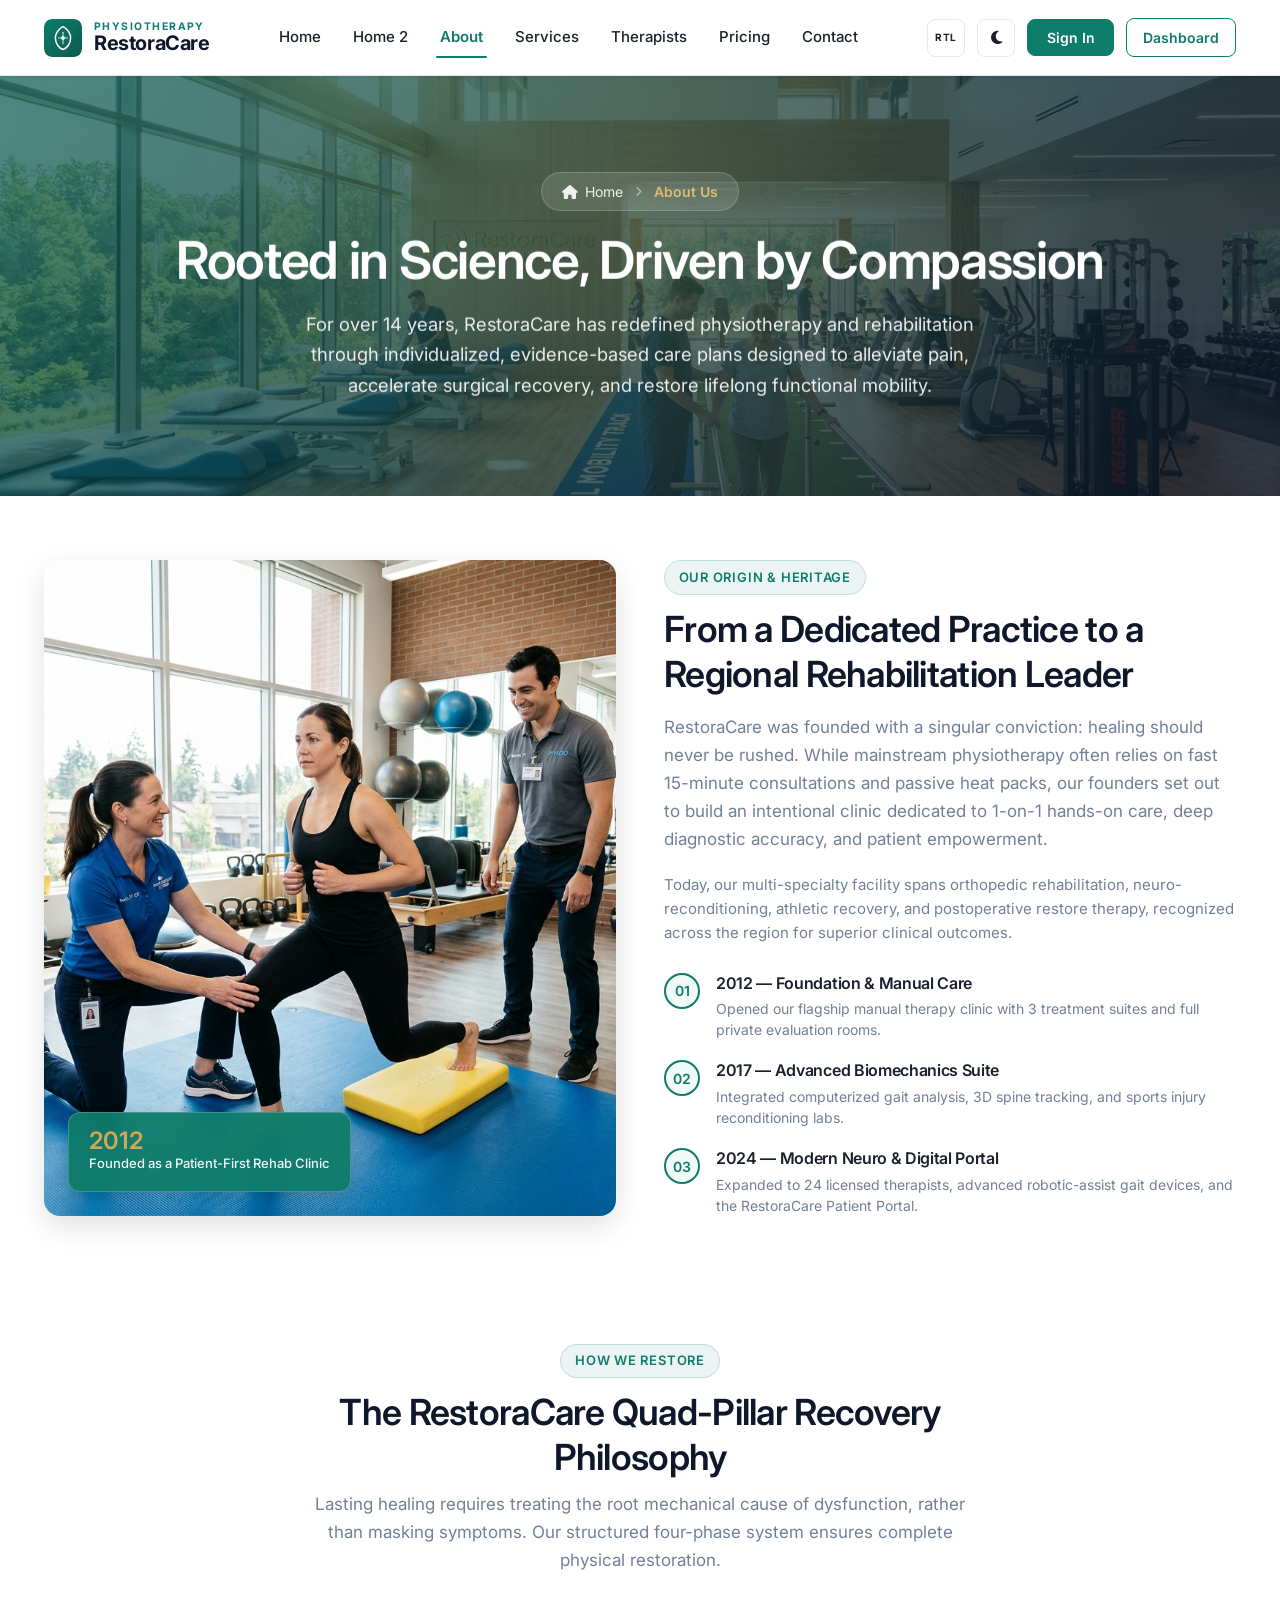
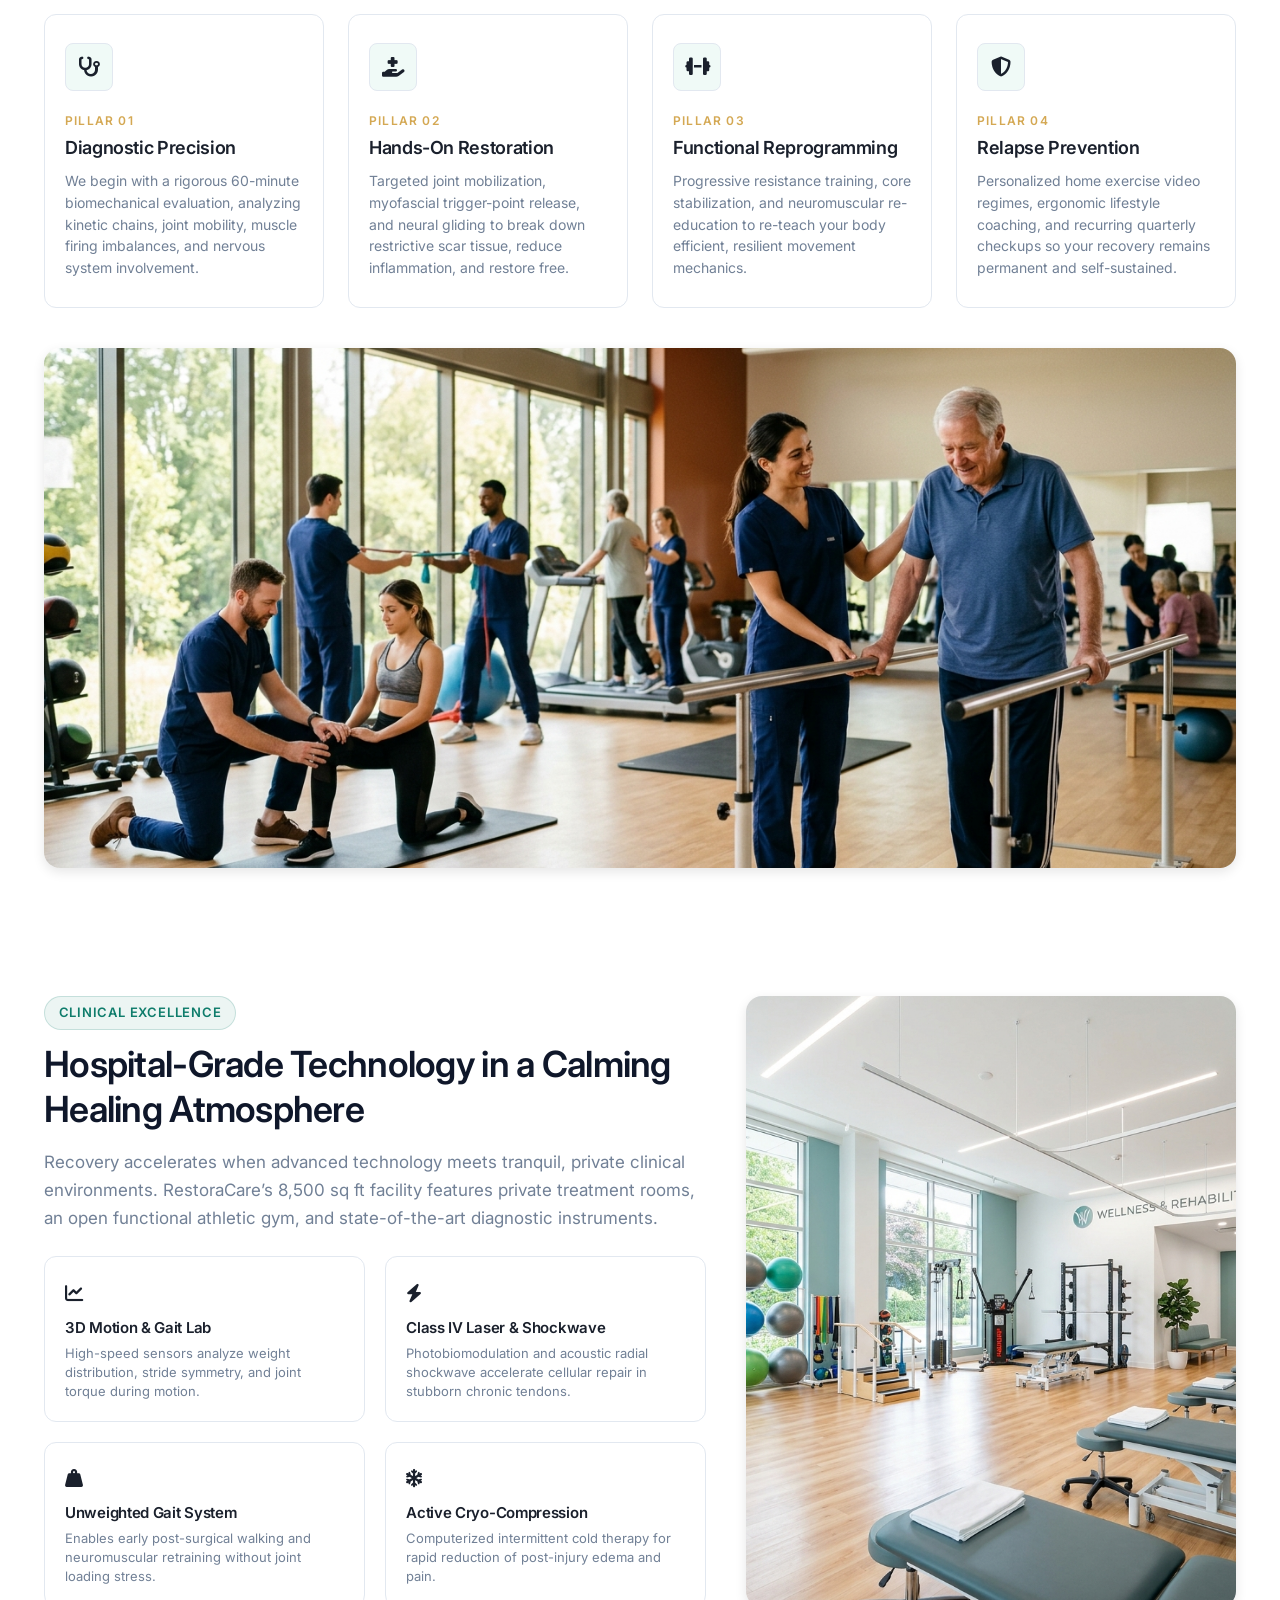
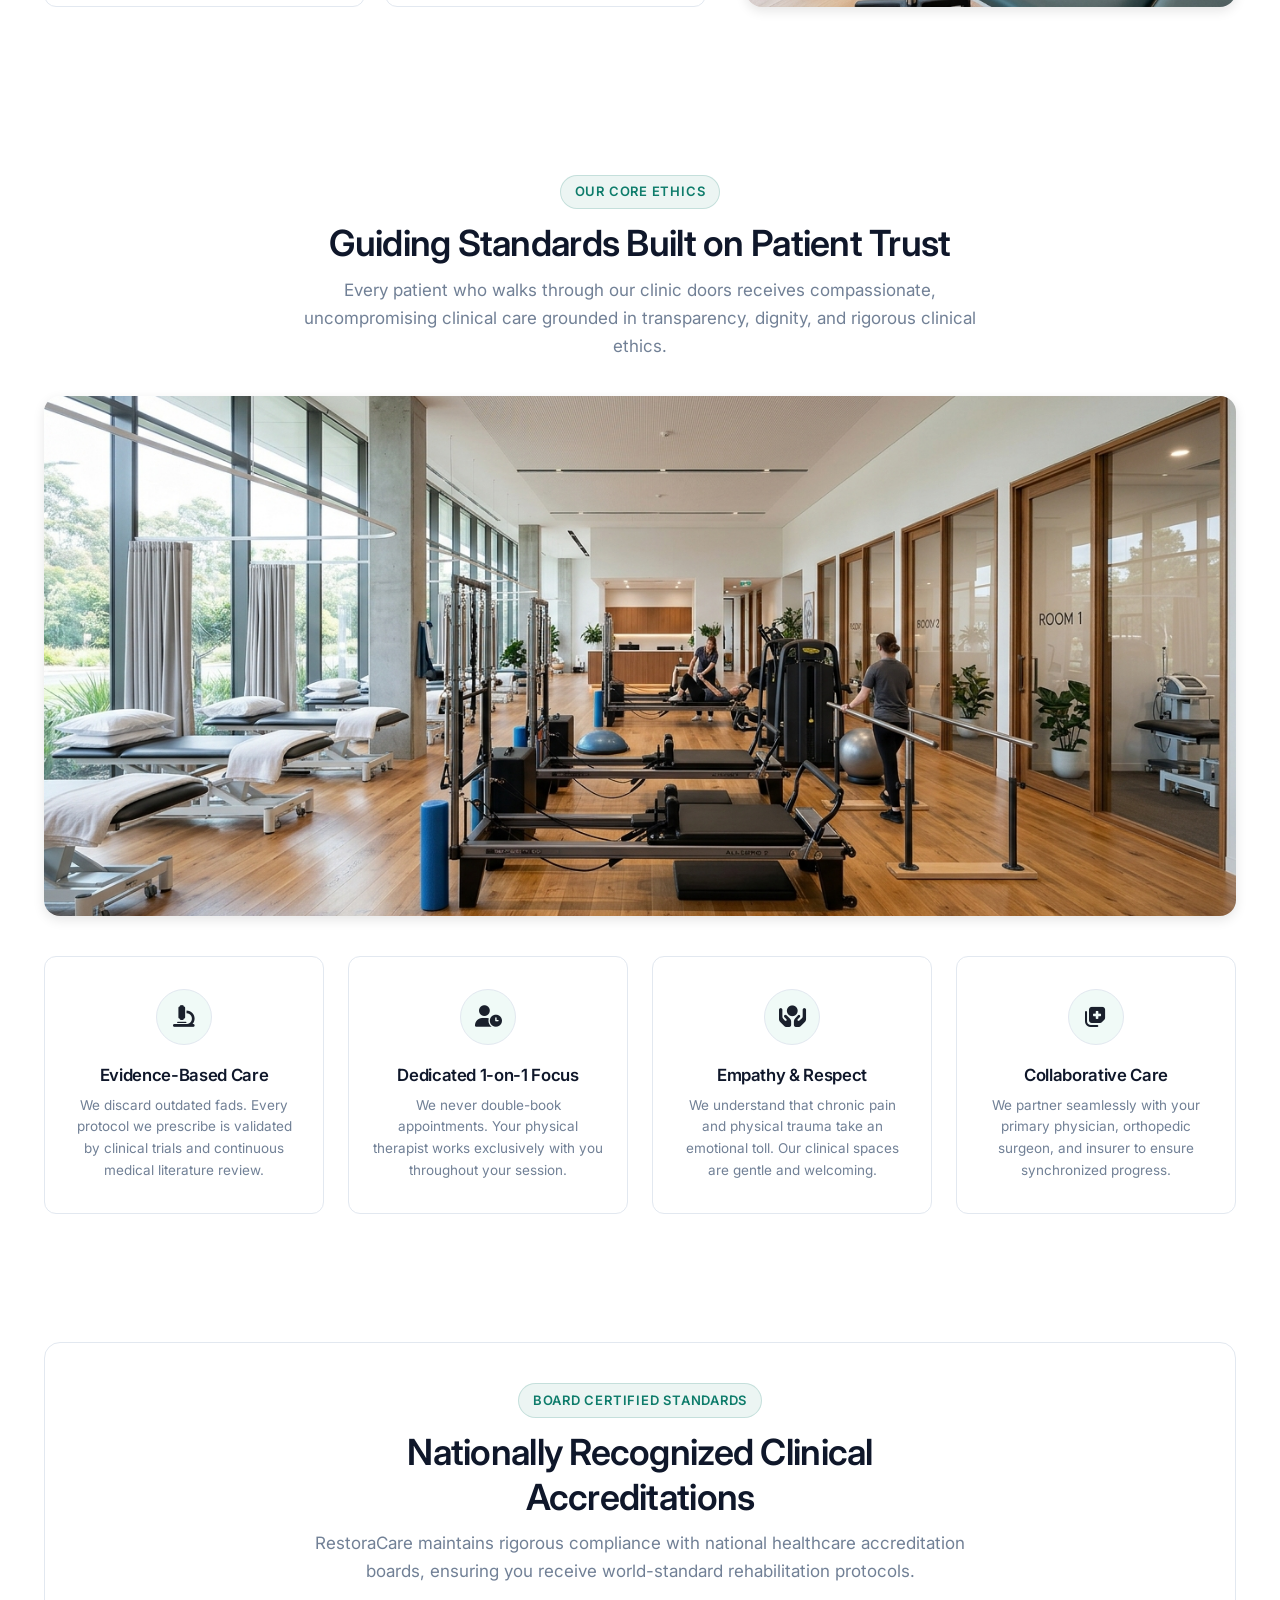
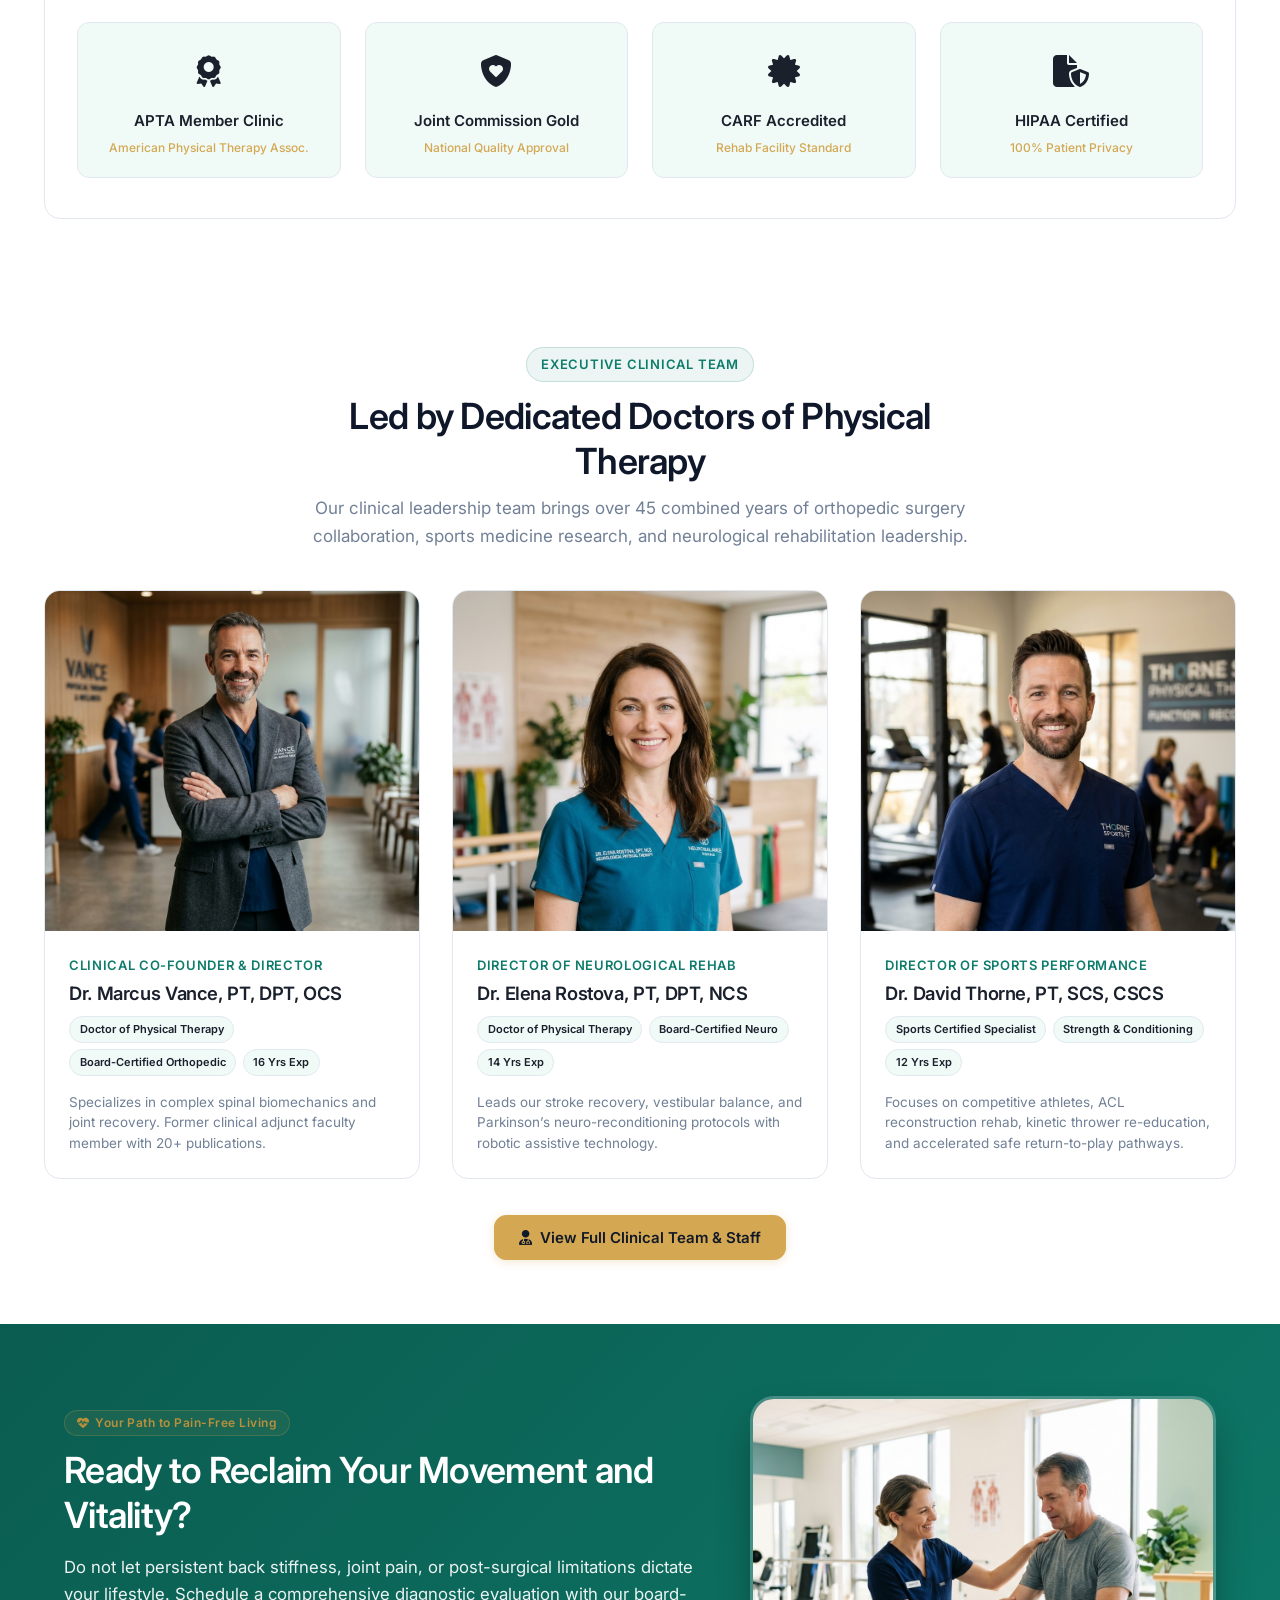
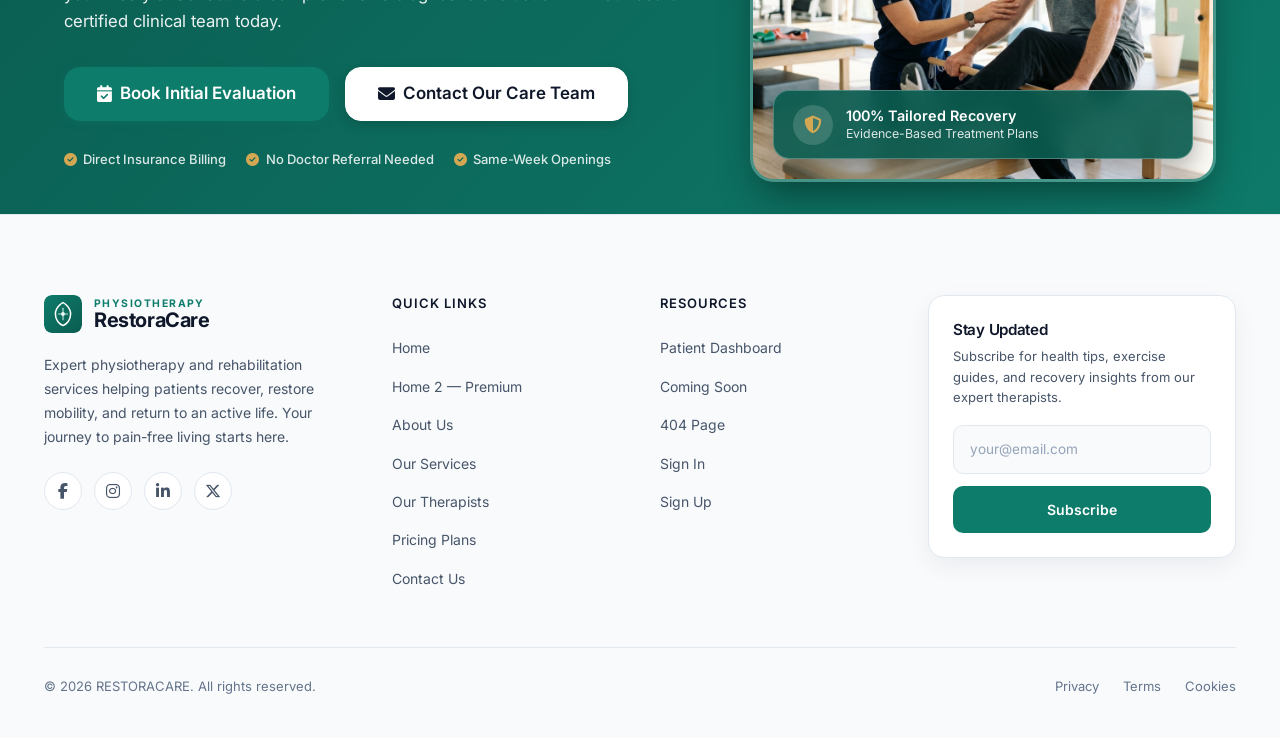
<file: about.html>
<!DOCTYPE html>
<html lang="en" dir="ltr" id="root-html">
<head>
    <meta charset="UTF-8">
    <meta name="viewport" content="width=device-width, initial-scale=1.0">
    <title>About Us — RestoraCare Physiotherapy & Rehabilitation Clinic</title>
    <meta name="description" content="Discover RestoraCare's 14-year commitment to restorative physiotherapy, patient-centric rehabilitation, hospital-grade technology, and evidence-based care.">
    <link rel="icon" href="favicon.svg" type="image/svg+xml">
    <link rel="preconnect" href="https://fonts.googleapis.com">
    <link rel="preconnect" href="https://fonts.gstatic.com" crossorigin>
    <link href="https://fonts.googleapis.com/css2?family=Inter:wght@400;500;600&display=swap" rel="stylesheet">
    <link rel="stylesheet" href="https://cdnjs.cloudflare.com/ajax/libs/font-awesome/6.5.1/css/all.min.css">
    <link rel="stylesheet" href="style.css?v=51">
    <script>(function(){try{if(localStorage.getItem('rc-dark')==='1'){document.documentElement.classList.add('dark')}if(localStorage.getItem('rc-rtl')==='1'){document.documentElement.setAttribute('dir','rtl')}}catch(e){}})();</script>
    <style>
        /* Scoped Styles for About Us Page */
        /* 1. Page Hero Banner */
        .page-hero {
            background: linear-gradient(135deg, rgba(10, 92, 80, 0.72) 0%, rgba(15, 23, 42, 0.80) 100%),
                        url('assets/images/about-hero.jpg') center/cover no-repeat;
        }

        /* Section 2: Story & Heritage */
        .story-grid {
            display: grid;
            grid-template-columns: 1fr 1fr;
            gap: 3rem;
            align-items: stretch;
        }
        .story-img-wrap {
            position: relative;
            border-radius: var(--radius-lg);
            overflow: hidden;
            box-shadow: var(--shadow-lg);
            height: 100%;
            display: flex;
            flex-direction: column;
        }
        .story-img-wrap img {
            width: 100%;
            height: 100%;
            min-height: 480px;
            object-fit: cover;
            display: block;
            flex: 1;
        }
        .story-badge-float {
            position: absolute;
            bottom: 1.5rem;
            left: 1.5rem;
            background: rgba(14, 124, 107, 0.95);
            backdrop-filter: blur(8px);
            padding: 1rem 1.25rem;
            border-radius: var(--radius-md);
            color: #FFFFFF;
            border: 1px solid rgba(255, 255, 255, 0.2);
            box-shadow: var(--shadow-md);
        }
        .story-badge-year {
            font-size: 1.5rem;
            font-weight: 600;
            color: var(--secondary);
            line-height: 1;
        }
        .story-badge-text {
            font-size: 0.8125rem;
            font-weight: 500;
            color: rgba(255, 255, 255, 0.95);
        }
        .story-timeline {
            display: flex;
            flex-direction: column;
            gap: 1.25rem;
            margin-top: 1.75rem;
        }
        .timeline-step {
            display: flex;
            gap: 1rem;
            align-items: flex-start;
        }
        .step-marker {
            width: 36px;
            height: 36px;
            border-radius: 50%;
            background: var(--bg-alt);
            color: var(--primary);
            border: 2px solid var(--primary);
            display: flex;
            align-items: center;
            justify-content: center;
            font-size: 0.875rem;
            font-weight: 600;
            flex-shrink: 0;
        }
        .step-content h4 {
            font-size: 1rem;
            font-weight: 600;
            margin-bottom: 0.25rem;
            color: var(--text);
        }
        .step-content p {
            font-size: 0.875rem;
            font-weight: 400;
            color: var(--text-muted);
            line-height: 1.5;
            margin: 0;
        }
        html.dark .step-content p {
            color: #D1D5DB;
        }

        /* Section 3: Philosophy Pillars */
        .pillar-grid {
            display: grid;
            grid-template-columns: repeat(4, 1fr);
            gap: 1.5rem;
            margin-top: 2.5rem;
        }
        .pillar-card {
            background: var(--bg-card);
            border: 1px solid var(--border);
            border-radius: var(--radius-md);
            padding: 1.75rem 1.25rem;
            transition: transform 0.4s cubic-bezier(0.22, 1, 0.36, 1), box-shadow 0.35s ease, border-color 0.35s ease;
            text-align: left;
            display: flex;
            flex-direction: column;
        }
        .pillar-card:hover {
            border-color: var(--primary);
            transform: translateY(-8px) scale(1.02);
            box-shadow: 0 20px 40px -10px rgba(18, 153, 127, 0.25);
        }
        .pillar-icon-box {
            width: 48px;
            height: 48px;
            border-radius: var(--radius-sm);
            background: var(--bg-alt);
            color: var(--text);
            display: flex;
            align-items: center;
            justify-content: center;
            font-size: 1.25rem;
            margin-bottom: 1.25rem;
            border: 1px solid var(--border);
            transition: transform 0.4s cubic-bezier(0.34, 1.56, 0.64, 1), background 0.35s ease, color 0.35s ease, box-shadow 0.35s ease;
        }
        .pillar-card:hover .pillar-icon-box {
            background: linear-gradient(135deg, var(--primary) 0%, var(--primary-dark) 100%);
            color: #FFFFFF;
            transform: scale(1.15) rotate(-8deg);
            box-shadow: 0 8px 20px rgba(18, 153, 127, 0.35);
        }
        .pillar-num {
            font-size: 0.75rem;
            font-weight: 600;
            letter-spacing: 0.1em;
            color: var(--secondary);
            text-transform: uppercase;
            margin-bottom: 0.35rem;
        }
        .pillar-title {
            font-size: 1.125rem;
            font-weight: 600;
            color: var(--text);
            margin-bottom: 0.65rem;
        }
        .pillar-desc {
            font-size: 0.875rem;
            font-weight: 400;
            color: var(--text-muted);
            line-height: 1.55;
            flex-grow: 1;
            margin: 0;
        }
        html.dark .pillar-desc {
            color: #D1D5DB;
        }

        /* Section 4: Facilities & Equipment */
        .facilities-hero-grid {
            display: grid;
            grid-template-columns: 1.15fr 0.85fr;
            gap: 2.5rem;
            align-items: stretch;
            margin-bottom: 2.5rem;
        }
        .facility-main-img {
            border-radius: var(--radius-lg);
            overflow: hidden;
            box-shadow: var(--shadow-md);
            height: 100%;
            min-height: 380px;
            display: flex;
        }
        .facility-main-img img {
            width: 100%;
            height: 100%;
            object-fit: cover;
            display: block;
            flex: 1;
        }
        .facility-features-grid {
            display: grid;
            grid-template-columns: repeat(2, 1fr);
            gap: 1.25rem;
        }
        .facility-feat-card {
            background: var(--bg-card);
            border: 1px solid var(--border);
            border-radius: var(--radius-md);
            padding: 1.25rem;
            transition: all var(--transition-fast);
        }
        .facility-feat-card:hover {
            border-color: var(--primary);
            box-shadow: var(--shadow-sm);
        }
        .facility-feat-icon {
            color: var(--text);
            font-size: 1.15rem;
            margin-bottom: 0.65rem;
        }
        .facility-feat-title {
            font-size: 0.9375rem;
            font-weight: 600;
            color: var(--text);
            margin-bottom: 0.35rem;
        }
        .facility-feat-desc {
            font-size: 0.8125rem;
            font-weight: 400;
            color: var(--text-muted);
            line-height: 1.45;
            margin: 0;
        }
        html.dark .facility-feat-desc {
            color: #D1D5DB;
        }

        /* Section 5: Clinical Values */
        .values-grid {
            display: grid;
            grid-template-columns: repeat(4, 1fr);
            gap: 1.5rem;
            margin-top: 2.5rem;
        }
        .value-card {
            background: var(--bg-card);
            border: 1px solid var(--border);
            border-radius: var(--radius-md);
            padding: 2rem 1.35rem;
            text-align: center;
            display: flex;
            flex-direction: column;
            align-items: center;
            transition: transform 0.4s cubic-bezier(0.34, 1.56, 0.64, 1), box-shadow 0.35s ease, border-color 0.35s ease;
        }
        .value-card:hover {
            border-color: var(--secondary);
            transform: translateY(-8px) scale(1.03);
            box-shadow: 0 18px 38px -8px rgba(212, 168, 83, 0.3);
        }
        .value-icon-circle {
            width: 56px;
            height: 56px;
            border-radius: 50%;
            background: var(--bg-alt);
            color: var(--text);
            display: flex;
            align-items: center;
            justify-content: center;
            font-size: 1.35rem;
            margin-bottom: 1.25rem;
            border: 1.5px solid var(--border);
            transition: transform 0.4s cubic-bezier(0.34, 1.56, 0.64, 1), background 0.35s ease, box-shadow 0.35s ease;
        }
        .value-card:hover .value-icon-circle {
            background: var(--secondary);
            color: #111827;
            transform: scale(1.18) rotate(10deg);
            box-shadow: 0 8px 22px rgba(212, 168, 83, 0.4);
        }
        .value-title {
            font-size: 1.05rem;
            font-weight: 600;
            color: var(--heading);
            margin-bottom: 0.5rem;
        }
        .value-desc {
            font-size: 0.84375rem;
            font-weight: 400;
            color: var(--text-muted);
            line-height: 1.6;
            margin: 0;
        }
        html.dark .value-desc {
            color: #D1D5DB;
        }

        /* Section 6: Accreditations */
        .accredit-banner {
            background: var(--bg-card);
            border: 1px solid var(--border);
            border-radius: var(--radius-lg);
            padding: 2.5rem 2rem;
            box-shadow: var(--shadow-sm);
        }
        .accredit-grid {
            display: grid;
            grid-template-columns: repeat(4, 1fr);
            gap: 1.5rem;
            margin-top: 2rem;
        }
        .accredit-item {
            display: flex;
            flex-direction: column;
            align-items: center;
            text-align: center;
            padding: 1.25rem;
            background: var(--bg-alt);
            border-radius: var(--radius-md);
            border: 1px solid var(--border);
        }
        .accredit-badge-icon {
            font-size: 2rem;
            color: var(--text);
            margin-bottom: 0.85rem;
        }
        .accredit-name {
            font-size: 0.9375rem;
            font-weight: 600;
            color: var(--text);
            margin-bottom: 0.25rem;
        }
        .accredit-meta {
            font-size: 0.75rem;
            font-weight: 500;
            color: var(--secondary);
        }

        /* Section 7: Clinical Directors */
        .directors-grid {
            display: grid;
            grid-template-columns: repeat(3, 1fr);
            gap: 2rem;
            margin-top: 2.5rem;
        }
        .director-card {
            background: var(--bg-card);
            border: 1px solid var(--border);
            border-radius: var(--radius-lg);
            overflow: hidden;
            transition: all var(--transition-normal);
            box-shadow: var(--shadow-sm);
            display: flex;
            flex-direction: column;
        }
        .director-card:hover {
            border-color: var(--primary);
            transform: translateY(-4px);
            box-shadow: var(--shadow-md);
        }
        .director-img-wrap {
            height: 340px;
            overflow: hidden;
            position: relative;
        }
        .director-img-wrap img {
            width: 100%;
            height: 100%;
            object-fit: cover;
            object-position: center 15%;
            display: block;
            transition: transform 0.4s ease;
        }
        .director-card:hover .director-img-wrap img {
            transform: scale(1.03);
        }
        .director-body {
            padding: 1.5rem;
            flex-grow: 1;
            display: flex;
            flex-direction: column;
        }
        .director-role {
            font-size: 0.8125rem;
            font-weight: 600;
            color: var(--primary);
            text-transform: uppercase;
            letter-spacing: 0.05em;
            margin-bottom: 0.35rem;
        }
        .director-name {
            font-size: 1.15rem;
            font-weight: 600;
            color: var(--text);
            margin-bottom: 0.65rem;
        }
        .director-bio {
            font-size: 0.84375rem;
            font-weight: 400;
            color: var(--text-muted);
            line-height: 1.55;
            margin-bottom: 1.25rem;
            flex-grow: 1;
        }
        html.dark .director-bio {
            color: #D1D5DB;
        }
        .director-creds {
            display: flex;
            flex-wrap: wrap;
            gap: 0.4rem;
            margin-bottom: 1rem;
        }
        .cred-chip {
            font-size: 0.6875rem;
            font-weight: 600;
            padding: 0.2rem 0.6rem;
            background: var(--bg-alt);
            color: var(--text);
            border-radius: var(--radius-full);
            border: 1px solid var(--border);
        }

        /* Section 8: CTA Commitment */
        .about-cta-section {
            background: #0A5C50 url('assets/images/about-cta.jpg') center/cover no-repeat;
            position: relative;
            color: #FFFFFF;
            padding: 4.5rem 0;
            overflow: hidden;
        }
        .about-cta-overlay {
            position: absolute;
            inset: 0;
            background: linear-gradient(135deg, rgba(10, 92, 80, 0.94) 0%, rgba(14, 124, 107, 0.92) 100%);
            z-index: 1;
        }
        .about-cta-container {
            position: relative;
            z-index: 2;
            max-width: 1200px;
            margin: 0 auto;
        }
        .about-cta-grid {
            display: grid;
            grid-template-columns: 1.15fr 0.85fr;
            gap: 3.5rem;
            align-items: center;
        }
        .about-cta-content {
            text-align: left;
        }
        [dir="rtl"] .about-cta-content {
            text-align: right;
        }
        .about-cta-title {
            font-size: 2.25rem;
            font-weight: 600;
            line-height: 1.25;
            margin-bottom: 1rem;
            color: #FFFFFF;
        }
        .about-cta-desc {
            font-size: 1.05rem;
            font-weight: 450;
            color: rgba(255, 255, 255, 0.92);
            line-height: 1.6;
            margin-bottom: 2rem;
        }
        .about-cta-buttons {
            display: inline-flex;
            justify-content: flex-start;
            align-items: center;
            gap: 1rem;
            flex-wrap: wrap;
            margin-bottom: 1.75rem;
        }
        [dir="rtl"] .about-cta-buttons {
            justify-content: flex-start;
        }
        .about-cta-trust {
            display: flex;
            justify-content: flex-start;
            align-items: center;
            gap: 1.25rem;
            flex-wrap: wrap;
            font-size: 0.8125rem;
            font-weight: 500;
            color: rgba(255, 255, 255, 0.85);
        }
        [dir="rtl"] .about-cta-trust {
            justify-content: flex-start;
        }
        .about-cta-trust span {
            display: inline-flex;
            align-items: center;
            gap: 0.4rem;
        }
        .about-cta-trust i {
            color: var(--secondary);
        }
        .about-cta-image-col {
            position: relative;
            display: flex;
            justify-content: center;
        }
        .about-cta-img-card {
            position: relative;
            width: 100%;
            border-radius: var(--radius-xl);
            overflow: hidden;
            box-shadow: 0 20px 40px -10px rgba(0, 0, 0, 0.45);
            border: 3px solid rgba(255, 255, 255, 0.2);
            background: rgba(255, 255, 255, 0.05);
        }
        .about-cta-img {
            width: 100%;
            height: 380px;
            object-fit: cover;
            display: block;
            transition: transform 0.5s ease;
        }
        .about-cta-img-card:hover .about-cta-img {
            transform: scale(1.03);
        }
        .about-cta-badge {
            position: absolute;
            bottom: 1.25rem;
            left: 1.25rem;
            right: 1.25rem;
            background: rgba(10, 92, 80, 0.92);
            backdrop-filter: blur(10px);
            -webkit-backdrop-filter: blur(10px);
            border: 1px solid rgba(255, 255, 255, 0.25);
            border-radius: var(--radius-lg);
            padding: 0.85rem 1.15rem;
            display: flex;
            align-items: center;
            gap: 0.85rem;
            color: #FFFFFF;
            box-shadow: 0 10px 25px rgba(0, 0, 0, 0.3);
        }
        .about-cta-badge-icon {
            width: 40px;
            height: 40px;
            border-radius: 50%;
            background: rgba(255, 255, 255, 0.15);
            display: flex;
            align-items: center;
            justify-content: center;
            font-size: 1.1rem;
            color: var(--secondary);
            flex-shrink: 0;
        }
        .about-cta-badge-text {
            display: flex;
            flex-direction: column;
            gap: 0.15rem;
        }
        .about-cta-badge-title {
            font-size: 0.9rem;
            font-weight: 600;
            color: #FFFFFF;
            line-height: 1.2;
        }
        .about-cta-badge-sub {
            font-size: 0.775rem;
            color: rgba(255, 255, 255, 0.85);
            line-height: 1.2;
        }

        /* Responsive Overrides */
        @media (max-width: 1024px) {
            .pillar-grid { grid-template-columns: repeat(2, 1fr); }
            .values-grid { grid-template-columns: repeat(2, 1fr); }
            .accredit-grid { grid-template-columns: repeat(2, 1fr); }
            .directors-grid { grid-template-columns: repeat(2, 1fr); }
            .director-img-wrap { height: 380px !important; }
            .directors-grid > :last-child:nth-child(odd) {
                grid-column: 1 / -1 !important;
                max-width: calc(50% - 1rem) !important;
                margin-left: auto !important;
                margin-right: auto !important;
                width: 100% !important;
                justify-self: center !important;
            }
            .story-grid { gap: 2rem; }
            .facilities-hero-grid { grid-template-columns: 1fr; }
            .facility-main-img { height: 320px; }
            .about-cta-grid { grid-template-columns: 1fr; gap: 2.5rem; }
            .about-cta-content { text-align: center; }
            [dir="rtl"] .about-cta-content { text-align: center; }
            .about-cta-buttons { justify-content: center; }
            [dir="rtl"] .about-cta-buttons { justify-content: center; }
            .about-cta-trust { justify-content: center; }
            [dir="rtl"] .about-cta-trust { justify-content: center; }
            .about-cta-img-card { max-width: 580px; margin: 0 auto; }
            .about-cta-img { height: 320px; }
        }

        @media (max-width: 768px) {
            .story-grid { grid-template-columns: 1fr; }
            .story-img-wrap img { height: 320px; }
            .pillar-grid { grid-template-columns: 1fr; }
            .values-grid { grid-template-columns: 1fr; }
            .accredit-grid { grid-template-columns: 1fr; }
            .directors-grid { grid-template-columns: 1fr; }
            .directors-grid > :last-child:nth-child(odd) {
                grid-column: auto !important;
                max-width: 100% !important;
                justify-self: stretch !important;
            }
            .director-img-wrap { height: 440px !important; }
            .facility-features-grid { grid-template-columns: 1fr; }
            .about-cta-title { font-size: 1.75rem; }
            .about-cta-buttons { flex-direction: column; width: 100%; }
            .about-cta-buttons .btn { width: 100%; }
            .about-cta-trust { flex-direction: column; gap: 0.5rem; }
            .about-cta-img { height: 260px; }
            .about-cta-badge { padding: 0.65rem 0.85rem; gap: 0.65rem; }
        }

        @media (max-width: 480px) {
            .director-img-wrap { height: 340px !important; }
            .about-cta-img { height: 220px; }
            .about-cta-badge-sub { display: none; }
        }

        @media (max-width: 360px) {
            .story-badge-float { display: none; }
        }
    </style>
</head>
<body>

    <!-- NAVBAR PLACEHOLDER (Populated by components.js) -->
    <div id="navbar-placeholder"></div>

    <main id="main-content">

        <!-- ==========================================================================
             SECTION 1: PAGE HERO BANNER
             ========================================================================== -->
        <section class="page-hero page-hero-about" aria-label="About Hero Banner">
            <div class="container">
                <!-- Breadcrumb Navigation -->
                <nav class="breadcrumb-nav fade-up" aria-label="Breadcrumb">
                    <ol class="breadcrumb">
                        <li><a href="index.html"><i class="fas fa-home"></i> Home</a></li>
                        <li><i class="fas fa-chevron-right breadcrumb-separator" aria-hidden="true"></i></li>
                        <li aria-current="page">About Us</li>
                    </ol>
                </nav>

                <!-- Hero Title & Subtitle -->
                <h1 class="page-hero-title fade-up">Rooted in Science, Driven by Compassion</h1>
                <p class="page-hero-subtitle fade-up">
                    For over 14 years, RestoraCare has redefined physiotherapy and rehabilitation through individualized, evidence-based care plans designed to alleviate pain, accelerate surgical recovery, and restore lifelong functional mobility.
                </p>
            </div>
        </section>

        <!-- ===================================================
             SECTION 2: CLINIC ORIGIN & CLINICAL HERITAGE
             =================================================== -->
        <section class="section" id="story" aria-labelledby="story-heading">
            <div class="container">
                <div class="story-grid">
                    <div class="story-img-wrap">
                        <img src="assets/images/about-story.jpg" alt="RestoraCare clinical therapy environment" loading="lazy">
                        <div class="story-badge-float">
                            <div class="story-badge-year">2012</div>
                            <div class="story-badge-text">Founded as a Patient-First Rehab Clinic</div>
                        </div>
                    </div>

                    <div class="story-content">
                        <span class="section-tag">OUR ORIGIN & HERITAGE</span>
                        <h2 class="section-title text-left" id="story-heading" style="margin-bottom: 1rem;">
                            From a Dedicated Practice to a Regional Rehabilitation Leader
                        </h2>
                        <p class="section-desc text-left" style="margin-bottom: 1.25rem;">
                            RestoraCare was founded with a singular conviction: healing should never be rushed. While mainstream physiotherapy often relies on fast 15-minute consultations and passive heat packs, our founders set out to build an intentional clinic dedicated to 1-on-1 hands-on care, deep diagnostic accuracy, and patient empowerment.
                        </p>
                        <p style="font-size: 0.9375rem; color: var(--text-muted); line-height: 1.6; margin-bottom: 1.5rem;">
                            Today, our multi-specialty facility spans orthopedic rehabilitation, neuro-reconditioning, athletic recovery, and postoperative restore therapy, recognized across the region for superior clinical outcomes.
                        </p>

                        <div class="story-timeline">
                            <div class="timeline-step">
                                <div class="step-marker">01</div>
                                <div class="step-content">
                                    <h4>2012 — Foundation & Manual Care</h4>
                                    <p>Opened our flagship manual therapy clinic with 3 treatment suites and full private evaluation rooms.</p>
                                </div>
                            </div>
                            <div class="timeline-step">
                                <div class="step-marker">02</div>
                                <div class="step-content">
                                    <h4>2017 — Advanced Biomechanics Suite</h4>
                                    <p>Integrated computerized gait analysis, 3D spine tracking, and sports injury reconditioning labs.</p>
                                </div>
                            </div>
                            <div class="timeline-step">
                                <div class="step-marker">03</div>
                                <div class="step-content">
                                    <h4>2024 — Modern Neuro & Digital Portal</h4>
                                    <p>Expanded to 24 licensed therapists, advanced robotic-assist gait devices, and the RestoraCare Patient Portal.</p>
                                </div>
                            </div>
                        </div>
                    </div>
                </div>
            </div>
        </section>

        <!-- ===================================================
             SECTION 3: THERAPEUTIC PHILOSOPHY & QUAD PILLARS
             =================================================== -->
        <section class="section bg-alt" id="philosophy" aria-labelledby="philosophy-heading">
            <div class="container">
                <div class="section-header text-center">
                    <span class="section-tag">HOW WE RESTORE</span>
                    <h2 class="section-title" id="philosophy-heading">The RestoraCare Quad-Pillar Recovery Philosophy</h2>
                    <p class="section-desc">
                        Lasting healing requires treating the root mechanical cause of dysfunction, rather than masking symptoms. Our structured four-phase system ensures complete physical restoration.
                    </p>
                </div>

                <div class="pillar-grid">
                    <div class="pillar-card">
                        <div class="pillar-icon-box">
                            <i class="fas fa-stethoscope"></i>
                        </div>
                        <span class="pillar-num">Pillar 01</span>
                        <h3 class="pillar-title">Diagnostic Precision</h3>
                        <p class="pillar-desc">
                            We begin with a rigorous 60-minute biomechanical evaluation, analyzing kinetic chains, joint mobility, muscle firing imbalances, and nervous system involvement.
                        </p>
                    </div>

                    <div class="pillar-card">
                        <div class="pillar-icon-box">
                            <i class="fas fa-hand-holding-medical"></i>
                        </div>
                        <span class="pillar-num">Pillar 02</span>
                        <h3 class="pillar-title">Hands-On Restoration</h3>
                        <p class="pillar-desc">
                            Targeted joint mobilization, myofascial trigger-point release, and neural gliding to break down restrictive scar tissue, reduce inflammation, and restore free.
                        </p>
                    </div>

                    <div class="pillar-card">
                        <div class="pillar-icon-box">
                            <i class="fas fa-dumbbell"></i>
                        </div>
                        <span class="pillar-num">Pillar 03</span>
                        <h3 class="pillar-title">Functional Reprogramming</h3>
                        <p class="pillar-desc">
                            Progressive resistance training, core stabilization, and neuromuscular re-education to re-teach your body efficient, resilient movement mechanics.
                        </p>
                    </div>

                    <div class="pillar-card">
                        <div class="pillar-icon-box">
                            <i class="fas fa-shield-halved"></i>
                        </div>
                        <span class="pillar-num">Pillar 04</span>
                        <h3 class="pillar-title">Relapse Prevention</h3>
                        <p class="pillar-desc">
                            Personalized home exercise video regimes, ergonomic lifestyle coaching, and recurring quarterly checkups so your recovery remains permanent and self-sustained.
                        </p>
                    </div>
                </div>

                <div style="margin-top: 2.5rem; text-align: center;">
                    <img src="assets/images/about-philosophy.jpg" alt="RestoraCare clinical recovery philosophy" style="width: 100%; max-height: 520px; object-fit: cover; border-radius: var(--radius-lg); box-shadow: var(--shadow-md); margin: 0 auto; display: block;" loading="lazy">
                </div>
            </div>
        </section>

        <!-- ===================================================
             SECTION 4: STATE-OF-THE-ART CLINICAL FACILITIES
             =================================================== -->
        <section class="section" id="facilities" aria-labelledby="facilities-heading">
            <div class="container">
                <div class="facilities-hero-grid">
                    <div>
                        <span class="section-tag">CLINICAL EXCELLENCE</span>
                        <h2 class="section-title text-left" id="facilities-heading" style="margin-bottom: 1rem;">
                            Hospital-Grade Technology in a Calming Healing Atmosphere
                        </h2>
                        <p class="section-desc text-left" style="margin-bottom: 1.5rem;">
                            Recovery accelerates when advanced technology meets tranquil, private clinical environments. RestoraCare’s 8,500 sq ft facility features private treatment rooms, an open functional athletic gym, and state-of-the-art diagnostic instruments.
                        </p>
                        <div class="facility-features-grid">
                            <div class="facility-feat-card">
                                <div class="facility-feat-icon"><i class="fas fa-chart-line"></i></div>
                                <h4 class="facility-feat-title">3D Motion & Gait Lab</h4>
                                <p class="facility-feat-desc">High-speed sensors analyze weight distribution, stride symmetry, and joint torque during motion.</p>
                            </div>
                            <div class="facility-feat-card">
                                <div class="facility-feat-icon"><i class="fas fa-bolt"></i></div>
                                <h4 class="facility-feat-title">Class IV Laser & Shockwave</h4>
                                <p class="facility-feat-desc">Photobiomodulation and acoustic radial shockwave accelerate cellular repair in stubborn chronic tendons.</p>
                            </div>
                            <div class="facility-feat-card">
                                <div class="facility-feat-icon"><i class="fas fa-weight-hanging"></i></div>
                                <h4 class="facility-feat-title">Unweighted Gait System</h4>
                                <p class="facility-feat-desc">Enables early post-surgical walking and neuromuscular retraining without joint loading stress.</p>
                            </div>
                            <div class="facility-feat-card">
                                <div class="facility-feat-icon"><i class="fas fa-snowflake"></i></div>
                                <h4 class="facility-feat-title">Active Cryo-Compression</h4>
                                <p class="facility-feat-desc">Computerized intermittent cold therapy for rapid reduction of post-injury edema and pain.</p>
                            </div>
                        </div>
                    </div>

                    <div class="facility-main-img">
                        <img src="assets/images/clinic-interior.jpg" alt="Modern clinic interior and rehabilitation suites" loading="lazy">
                    </div>
                </div>
            </div>
        </section>

        <!-- ===================================================
             SECTION 5: GUIDING CLINICAL VALUES & ETHICS
             =================================================== -->
        <section class="section bg-alt" id="values" aria-labelledby="values-heading">
            <div class="container">
                <div class="section-header text-center">
                    <span class="section-tag">OUR CORE ETHICS</span>
                    <h2 class="section-title" id="values-heading">Guiding Standards Built on Patient Trust</h2>
                    <p class="section-desc">
                        Every patient who walks through our clinic doors receives compassionate, uncompromising clinical care grounded in transparency, dignity, and rigorous clinical ethics.
                    </p>
                </div>

                <div class="values-hero-img text-center" style="margin-top: 2rem; margin-bottom: 2rem;">
                    <img src="assets/images/about-facility.jpg" alt="RestoraCare clinical facilities overview" style="width: 100%; max-height: 520px; object-fit: cover; border-radius: var(--radius-lg); box-shadow: var(--shadow-md); margin: 0 auto; display: block;" loading="lazy">
                </div>

                <div class="values-grid">
                    <div class="value-card">
                        <div class="value-icon-circle">
                            <i class="fas fa-microscope"></i>
                        </div>
                        <h3 class="value-title">Evidence-Based Care</h3>
                        <p class="value-desc">
                            We discard outdated fads. Every protocol we prescribe is validated by clinical trials and continuous medical literature review.
                        </p>
                    </div>

                    <div class="value-card">
                        <div class="value-icon-circle">
                            <i class="fas fa-user-clock"></i>
                        </div>
                        <h3 class="value-title">Dedicated 1-on-1 Focus</h3>
                        <p class="value-desc">
                            We never double-book appointments. Your physical therapist works exclusively with you throughout your session.
                        </p>
                    </div>

                    <div class="value-card">
                        <div class="value-icon-circle">
                            <i class="fas fa-hands-holding-circle"></i>
                        </div>
                        <h3 class="value-title">Empathy & Respect</h3>
                        <p class="value-desc">
                            We understand that chronic pain and physical trauma take an emotional toll. Our clinical spaces are gentle and welcoming.
                        </p>
                    </div>

                    <div class="value-card">
                        <div class="value-icon-circle">
                            <i class="fas fa-notes-medical"></i>
                        </div>
                        <h3 class="value-title">Collaborative Care</h3>
                        <p class="value-desc">
                            We partner seamlessly with your primary physician, orthopedic surgeon, and insurer to ensure synchronized progress.
                        </p>
                    </div>
                </div>
            </div>
        </section>

        <!-- ===================================================
             SECTION 6: ACCREDITATIONS & QUALITY CERTIFICATIONS
             =================================================== -->
        <section class="section" id="accreditations" aria-labelledby="accredit-heading">
            <div class="container">
                <div class="accredit-banner">
                    <div class="section-header text-center" style="margin-bottom: 1.5rem;">
                        <span class="section-tag">BOARD CERTIFIED STANDARDS</span>
                        <h2 class="section-title" id="accredit-heading">Nationally Recognized Clinical Accreditations</h2>
                        <p class="section-desc" style="max-width: 680px;">
                            RestoraCare maintains rigorous compliance with national healthcare accreditation boards, ensuring you receive world-standard rehabilitation protocols.
                        </p>
                    </div>

                    <div class="accredit-grid">
                        <div class="accredit-item">
                            <div class="accredit-badge-icon"><i class="fas fa-award"></i></div>
                            <div class="accredit-name">APTA Member Clinic</div>
                            <div class="accredit-meta">American Physical Therapy Assoc.</div>
                        </div>
                        <div class="accredit-item">
                            <div class="accredit-badge-icon"><i class="fas fa-shield-heart"></i></div>
                            <div class="accredit-name">Joint Commission Gold</div>
                            <div class="accredit-meta">National Quality Approval</div>
                        </div>
                        <div class="accredit-item">
                            <div class="accredit-badge-icon"><i class="fas fa-certificate"></i></div>
                            <div class="accredit-name">CARF Accredited</div>
                            <div class="accredit-meta">Rehab Facility Standard</div>
                        </div>
                        <div class="accredit-item">
                            <div class="accredit-badge-icon"><i class="fas fa-file-shield"></i></div>
                            <div class="accredit-name">HIPAA Certified</div>
                            <div class="accredit-meta">100% Patient Privacy</div>
                        </div>
                    </div>
                </div>
            </div>
        </section>

        <!-- ===================================================
             SECTION 7: CLINICAL DIRECTORS & LEADERSHIP
             =================================================== -->
        <section class="section bg-alt" id="directors" aria-labelledby="directors-heading">
            <div class="container">
                <div class="section-header text-center">
                    <span class="section-tag">EXECUTIVE CLINICAL TEAM</span>
                    <h2 class="section-title" id="directors-heading">Led by Dedicated Doctors of Physical Therapy</h2>
                    <p class="section-desc">
                        Our clinical leadership team brings over 45 combined years of orthopedic surgery collaboration, sports medicine research, and neurological rehabilitation leadership.
                    </p>
                </div>

                <div class="directors-grid">
                    <div class="director-card">
                        <div class="director-img-wrap">
                            <img src="assets/images/about-founder.jpg" alt="Dr. Marcus Vance, PT, DPT, OCS" loading="lazy">
                        </div>
                        <div class="director-body">
                            <div class="director-role">Clinical Co-Founder & Director</div>
                            <h3 class="director-name">Dr. Marcus Vance, PT, DPT, OCS</h3>
                            <div class="director-creds">
                                <span class="cred-chip">Doctor of Physical Therapy</span>
                                <span class="cred-chip">Board-Certified Orthopedic</span>
                                <span class="cred-chip">16 Yrs Exp</span>
                            </div>
                            <p class="director-bio">
                                Specializes in complex spinal biomechanics and joint recovery. Former clinical adjunct faculty member with 20+ publications.
                            </p>
                        </div>
                    </div>

                    <div class="director-card">
                        <div class="director-img-wrap">
                            <img src="assets/images/dr-elena-rostova.jpg" alt="Dr. Elena Rostova, PT, DPT, NCS" loading="lazy">
                        </div>
                        <div class="director-body">
                            <div class="director-role">Director of Neurological Rehab</div>
                            <h3 class="director-name">Dr. Elena Rostova, PT, DPT, NCS</h3>
                            <div class="director-creds">
                                <span class="cred-chip">Doctor of Physical Therapy</span>
                                <span class="cred-chip">Board-Certified Neuro</span>
                                <span class="cred-chip">14 Yrs Exp</span>
                            </div>
                            <p class="director-bio">
                                Leads our stroke recovery, vestibular balance, and Parkinson’s neuro-reconditioning protocols with robotic assistive technology.
                            </p>
                        </div>
                    </div>

                    <div class="director-card">
                        <div class="director-img-wrap">
                            <img src="assets/images/dr-david-thorne.jpg" alt="Dr. David Thorne, PT, SCS, CSCS" loading="lazy">
                        </div>
                        <div class="director-body">
                            <div class="director-role">Director of Sports Performance</div>
                            <h3 class="director-name">Dr. David Thorne, PT, SCS, CSCS</h3>
                            <div class="director-creds">
                                <span class="cred-chip">Sports Certified Specialist</span>
                                <span class="cred-chip">Strength & Conditioning</span>
                                <span class="cred-chip">12 Yrs Exp</span>
                            </div>
                            <p class="director-bio">
                                Focuses on competitive athletes, ACL reconstruction rehab, kinetic thrower re-education, and accelerated safe return-to-play pathways.
                            </p>
                        </div>
                    </div>
                </div>

                <div class="text-center" style="margin-top: 2.25rem;">
                    <a href="therapists.html" class="btn btn-secondary">
                        <i class="fas fa-user-doctor"></i> View Full Clinical Team & Staff
                    </a>
                </div>
            </div>
        </section>

        <!-- ===================================================
             SECTION 8: ACTION CTA & RECOVERY COMMITMENT
             =================================================== -->
        <section class="about-cta-section" aria-label="Book your clinical evaluation">
            <div class="about-cta-overlay"></div>
            <div class="container about-cta-container">
                <div class="about-cta-grid">
                    <div class="about-cta-content">
                        <span class="badge badge-secondary mb-3">
                            <i class="fas fa-heart-pulse"></i> Your Path to Pain-Free Living
                        </span>
                        <h2 class="about-cta-title">Ready to Reclaim Your Movement and Vitality?</h2>
                        <p class="about-cta-desc">
                            Do not let persistent back stiffness, joint pain, or post-surgical limitations dictate your lifestyle. Schedule a comprehensive diagnostic evaluation with our board-certified clinical team today.
                        </p>

                        <div class="about-cta-buttons">
                            <a href="pricing.html" class="btn btn-primary btn-lg">
                                <i class="fas fa-calendar-check"></i> Book Initial Evaluation
                            </a>
                            <a href="contact.html" class="btn btn-white btn-lg">
                                <i class="fas fa-envelope"></i> Contact Our Care Team
                            </a>
                        </div>

                        <div class="about-cta-trust">
                            <span><i class="fas fa-check-circle"></i> Direct Insurance Billing</span>
                            <span><i class="fas fa-check-circle"></i> No Doctor Referral Needed</span>
                            <span><i class="fas fa-check-circle"></i> Same-Week Openings</span>
                        </div>
                    </div>

                    <div class="about-cta-image-col">
                        <div class="about-cta-img-card">
                            <img src="assets/images/about-cta-movement.jpg" alt="RestoraCare physical therapist guiding patient mobility and rehabilitation exercise" class="about-cta-img" loading="lazy" width="600" height="448">
                            <div class="about-cta-badge">
                                <div class="about-cta-badge-icon">
                                    <i class="fas fa-shield-halved"></i>
                                </div>
                                <div class="about-cta-badge-text">
                                    <span class="about-cta-badge-title">100% Tailored Recovery</span>
                                    <span class="about-cta-badge-sub">Evidence-Based Treatment Plans</span>
                                </div>
                            </div>
                        </div>
                    </div>
                </div>
            </div>
        </section>

    </main>

    <!-- FOOTER PLACEHOLDER (Populated by components.js) -->
    <div id="footer-placeholder"></div>

    <!-- SCRIPTS -->
    <script src="components.js"></script>

</body>
</html>
</file>
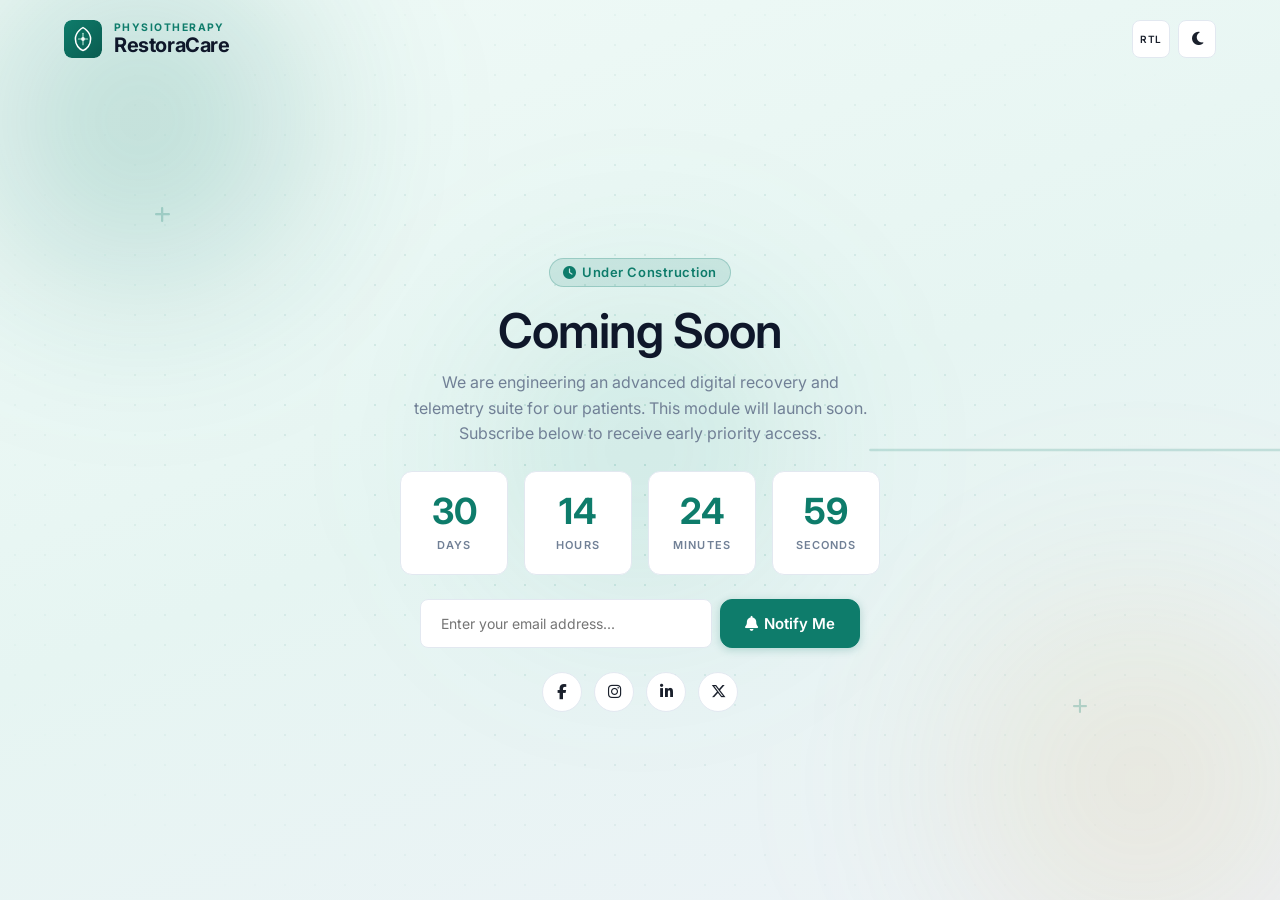
<file: coming-soon.html>
<!DOCTYPE html>
<html lang="en" dir="ltr" id="root-html">
<head>
    <meta charset="UTF-8">
    <meta name="viewport" content="width=device-width, initial-scale=1.0">
    <meta name="description" content="This RestoraCare digital health feature is launching soon. Subscribe for early clinical access and opening updates.">
    <title>Coming Soon | RestoraCare — Physiotherapy &amp; Rehabilitation Clinic</title>
    <link rel="icon" type="image/svg+xml" href="favicon.svg">
    <link rel="preconnect" href="https://fonts.googleapis.com">
    <link rel="preconnect" href="https://fonts.gstatic.com" crossorigin>
    <link href="https://fonts.googleapis.com/css2?family=Inter:wght@400;500;600;700&display=swap" rel="stylesheet">
    <link rel="stylesheet" href="https://cdnjs.cloudflare.com/ajax/libs/font-awesome/6.5.1/css/all.min.css">
    <link rel="stylesheet" href="style.css?v=51">
    <script>(function(){try{if(localStorage.getItem('rc-dark')==='1'){document.documentElement.classList.add('dark')}if(localStorage.getItem('rc-rtl')==='1'){document.documentElement.setAttribute('dir','rtl')}}catch(e){}})();</script>
</head>
<body class="fullscreen-page">

<!-- Background Ambient Layer -->
<div class="fullscreen-bg-layer" aria-hidden="true">
    <div class="fullscreen-bg-grid"></div>
    <div class="bg-glow-orb-1"></div>
    <div class="bg-glow-orb-2"></div>
    <div class="bg-glow-orb-center"></div>

    <!-- Telemetry Vital Pulse Wave -->
    <div class="coming-vital-pulse">
        <svg viewBox="0 0 1200 120" preserveAspectRatio="none" style="width:100%;height:100%;">
            <path class="vital-path" d="M0,60 L360,60 L390,25 L415,95 L440,15 L465,85 L490,60 L1200,60" fill="none" stroke-width="2.5" stroke-linecap="round" stroke-linejoin="round" />
        </svg>
    </div>

    <!-- Floating Ambient Particles -->
    <div class="floating-particle" style="top:22%;left:12%;font-size:1.15rem;animation-delay:0s;"><i class="fas fa-plus"></i></div>
    <div class="floating-particle" style="top:28%;right:14%;font-size:0.95rem;animation-delay:2s;color:var(--secondary);"><i class="fas fa-sparkle"></i></div>
    <div class="floating-particle" style="bottom:24%;left:16%;font-size:1.2rem;animation-delay:4s;color:var(--secondary);"><i class="fas fa-sparkles"></i></div>
    <div class="floating-particle" style="bottom:20%;right:15%;font-size:1.05rem;animation-delay:1.5s;"><i class="fas fa-plus"></i></div>
</div>

<!-- Top Bar -->
<header class="fullscreen-topbar">
    <a href="index.html" class="nav-logo" aria-label="RestoraCare Home" style="display:flex;align-items:center;gap:0.75rem;text-decoration:none;">
        <div id="logo-container" style="display:inline-flex;align-items:center;justify-content:center;">
            <svg width="40" height="40" viewBox="0 0 100 100" fill="none" xmlns="http://www.w3.org/2000/svg">
                <defs><linearGradient id="logoBgCS" x1="0%" y1="0%" x2="100%" y2="100%"><stop offset="0%" stop-color="#0E7C6B"/><stop offset="100%" stop-color="#0A5C50"/></linearGradient></defs>
                <rect width="100" height="100" rx="20" fill="url(#logoBgCS)"/>
                <path d="M50 20 C50 20 30 30 30 50 C30 65 40 78 50 80 C60 78 70 65 70 50 C70 30 50 20 50 20Z" fill="none" stroke="white" stroke-width="4" stroke-linecap="round" stroke-linejoin="round"/>
                <path d="M50 35 L50 65" stroke="#B8E8D8" stroke-width="3" stroke-linecap="round"/>
                <path d="M38 50 L62 50" stroke="#B8E8D8" stroke-width="3" stroke-linecap="round"/>
                <circle cx="50" cy="50" r="5" fill="white" opacity="0.9"/>
            </svg>
        </div>
        <div class="nav-logo-text">
            <span class="brand-top">Physiotherapy</span>
            <span class="brand-bottom">RestoraCare</span>
        </div>
    </a>
    <div style="display:flex;gap:0.5rem;align-items:center;">
        <button onclick="toggleDir()" class="auth-toggle-btn" title="Toggle Direction" aria-label="Toggle layout direction / RTL">
            <span class="dir-label" style="font-size:0.625rem;font-weight:600;">LTR</span>
        </button>
        <button onclick="toggleTheme()" class="auth-toggle-btn" title="Toggle Theme" aria-label="Toggle dark mode">
            <span class="theme-icon-wrap"><i class="fas fa-moon"></i></span>
        </button>
    </div>
</header>

<!-- Content -->
<main class="fullscreen-content">
    <div style="max-width:540px;width:100%;margin:0 auto;text-align:center;">
        <span class="badge badge-primary" style="margin-bottom:1rem;display:inline-flex;align-items:center;gap:0.35rem;padding:0.35rem 0.85rem;border-radius:9999px;font-size:0.8125rem;font-weight:600;background:rgba(14,124,107,0.12);color:var(--primary);border:1px solid rgba(14,124,107,0.25);">
            <i class="fas fa-clock" aria-hidden="true"></i> Under Construction
        </span>
        <h1 class="coming-title">Coming Soon</h1>
        <p class="coming-desc">
            We are engineering an advanced digital recovery and telemetry suite for our patients. This module will launch soon. Subscribe below to receive early priority access.
        </p>

        <!-- Countdown -->
        <div class="countdown-grid" id="countdown">
            <div class="countdown-item">
                <div class="countdown-value" id="cd-days">28</div>
                <div class="countdown-label">Days</div>
            </div>
            <div class="countdown-item">
                <div class="countdown-value" id="cd-hours">14</div>
                <div class="countdown-label">Hours</div>
            </div>
            <div class="countdown-item">
                <div class="countdown-value" id="cd-mins">36</div>
                <div class="countdown-label">Minutes</div>
            </div>
            <div class="countdown-item">
                <div class="countdown-value" id="cd-secs">52</div>
                <div class="countdown-label">Seconds</div>
            </div>
        </div>

        <!-- Subscribe -->
        <form class="subscribe-form" onsubmit="event.preventDefault(); alert('Subscribed! We will notify you when this clinical module launches.'); this.reset();">
            <input type="email" placeholder="Enter your email address..." required aria-label="Email address for launch notification">
            <button type="submit" class="btn btn-primary" style="white-space:nowrap;display:inline-flex;align-items:center;gap:0.4rem;">
                <i class="fas fa-bell" aria-hidden="true"></i>
                <span>Notify Me</span>
            </button>
        </form>

        <!-- Social -->
        <div class="coming-socials">
            <a href="https://facebook.com" class="coming-social-link" target="_blank" rel="noopener noreferrer" aria-label="Facebook"><i class="fab fa-facebook-f" aria-hidden="true"></i></a>
            <a href="https://instagram.com" class="coming-social-link" target="_blank" rel="noopener noreferrer" aria-label="Instagram"><i class="fab fa-instagram" aria-hidden="true"></i></a>
            <a href="https://linkedin.com" class="coming-social-link" target="_blank" rel="noopener noreferrer" aria-label="LinkedIn"><i class="fab fa-linkedin-in" aria-hidden="true"></i></a>
            <a href="https://twitter.com" class="coming-social-link" target="_blank" rel="noopener noreferrer" aria-label="Twitter / X"><i class="fab fa-x-twitter" aria-hidden="true"></i></a>
        </div>
    </div>
</main>

<script src="components.js"></script>
<script>
    document.addEventListener('DOMContentLoaded', function() {
        if (typeof initAuthPage === 'function') initAuthPage();
        if (typeof LOGO_SVG !== 'undefined') {
            const logoEl = document.getElementById('logo-container');
            if (logoEl) logoEl.innerHTML = LOGO_SVG;
        }

        // Live countdown timer (30 days from now)
        const targetDate = new Date();
        targetDate.setDate(targetDate.getDate() + 30);
        targetDate.setHours(targetDate.getHours() + 14);
        targetDate.setMinutes(targetDate.getMinutes() + 25);

        function updateCountdown() {
            const now = new Date();
            const diff = targetDate - now;
            if (diff <= 0) return;

            const days = Math.floor(diff / (1000 * 60 * 60 * 24));
            const hours = Math.floor((diff % (1000 * 60 * 60 * 24)) / (1000 * 60 * 60));
            const mins = Math.floor((diff % (1000 * 60 * 60)) / (1000 * 60));
            const secs = Math.floor((diff % (1000 * 60)) / 1000);

            const dEl = document.getElementById('cd-days');
            const hEl = document.getElementById('cd-hours');
            const mEl = document.getElementById('cd-mins');
            const sEl = document.getElementById('cd-secs');

            if (dEl) dEl.textContent = String(days).padStart(2, '0');
            if (hEl) hEl.textContent = String(hours).padStart(2, '0');
            if (mEl) mEl.textContent = String(mins).padStart(2, '0');
            if (sEl) sEl.textContent = String(secs).padStart(2, '0');
        }

        updateCountdown();
        setInterval(updateCountdown, 1000);
    });
</script>
</body>
</html>
</file>
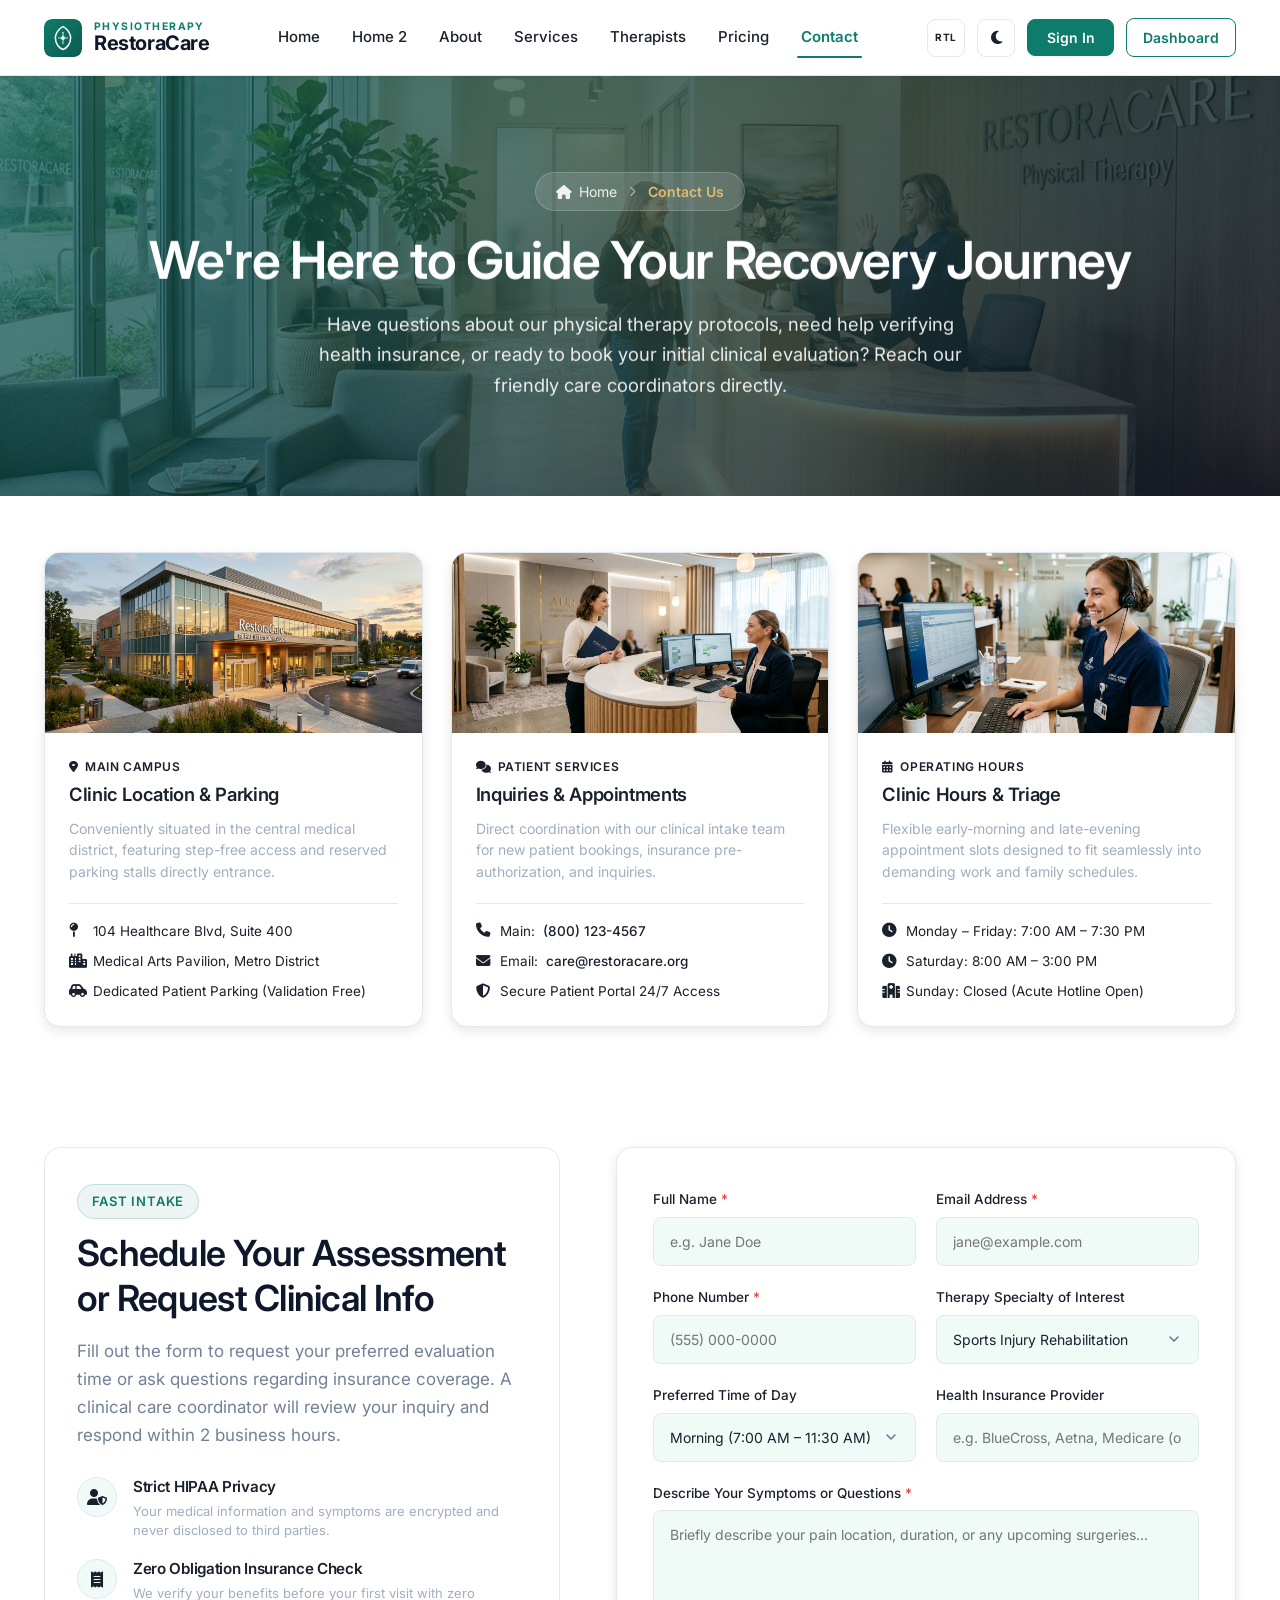
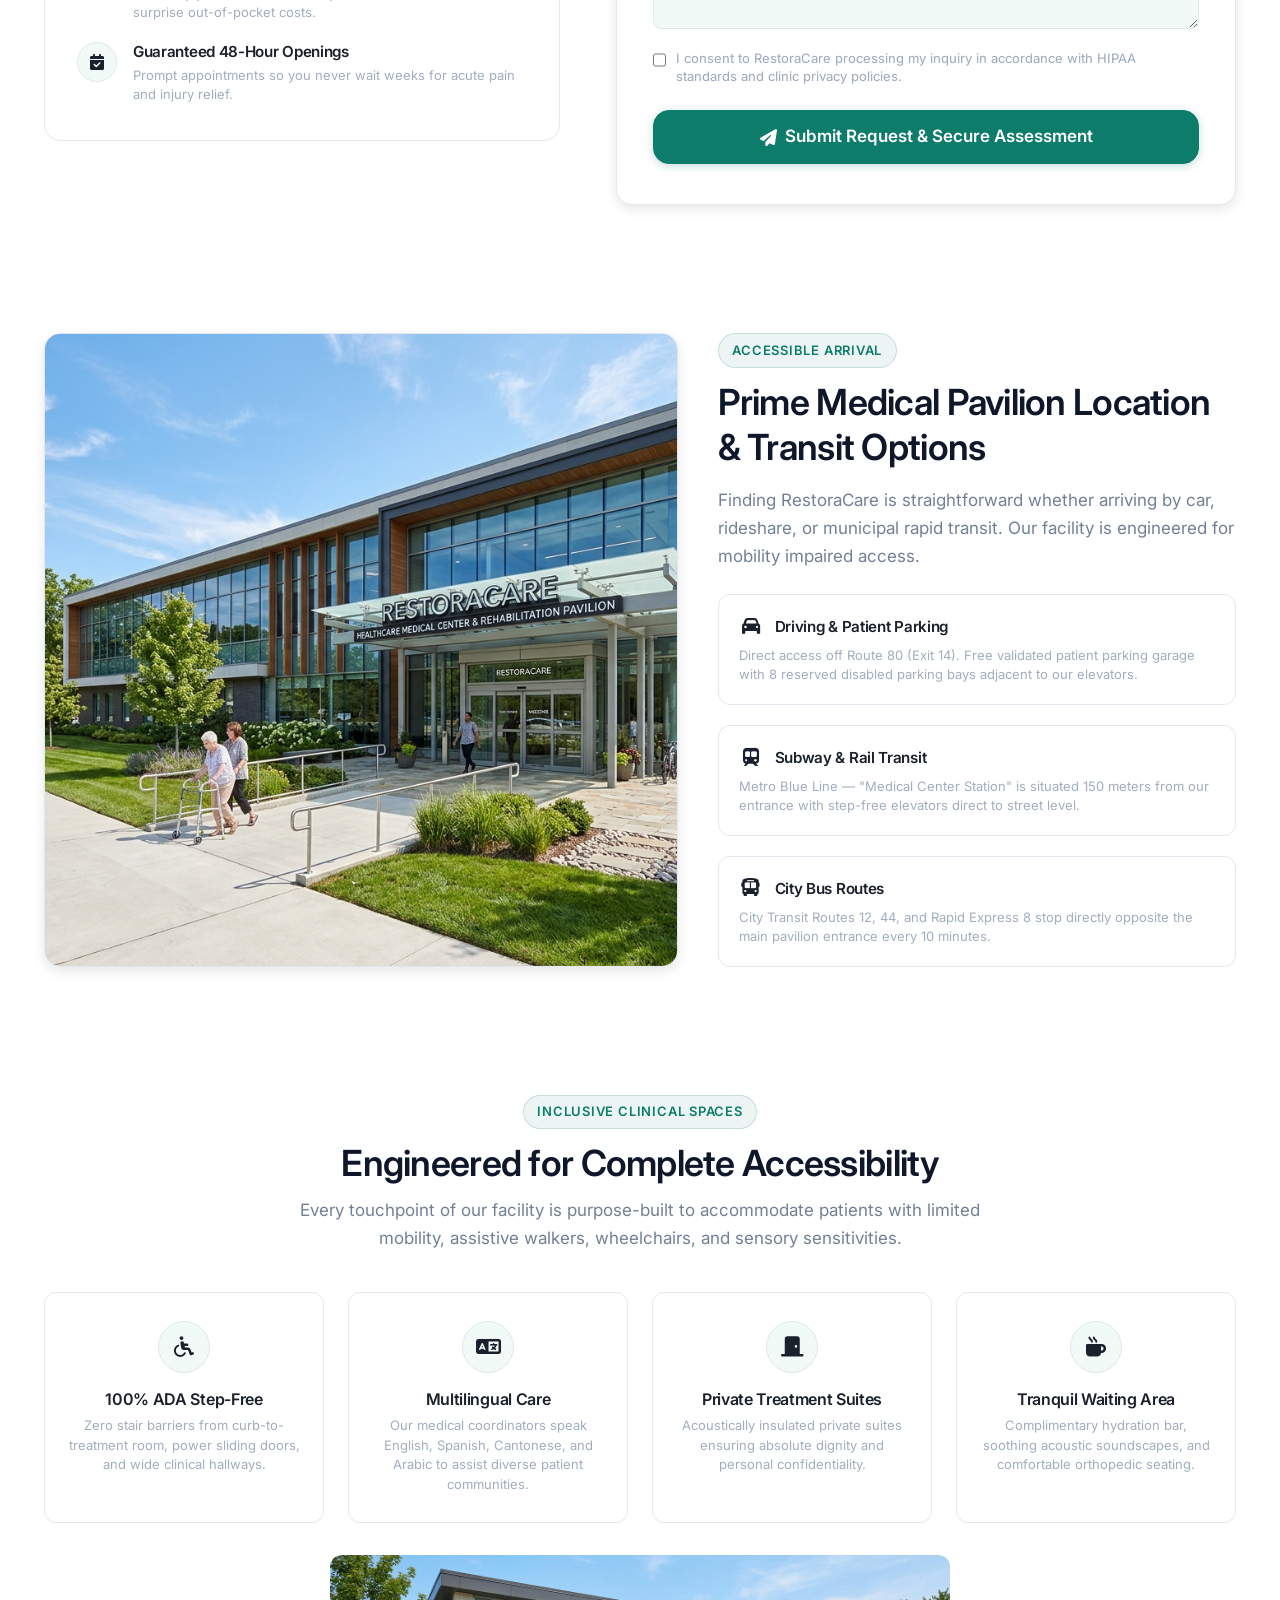
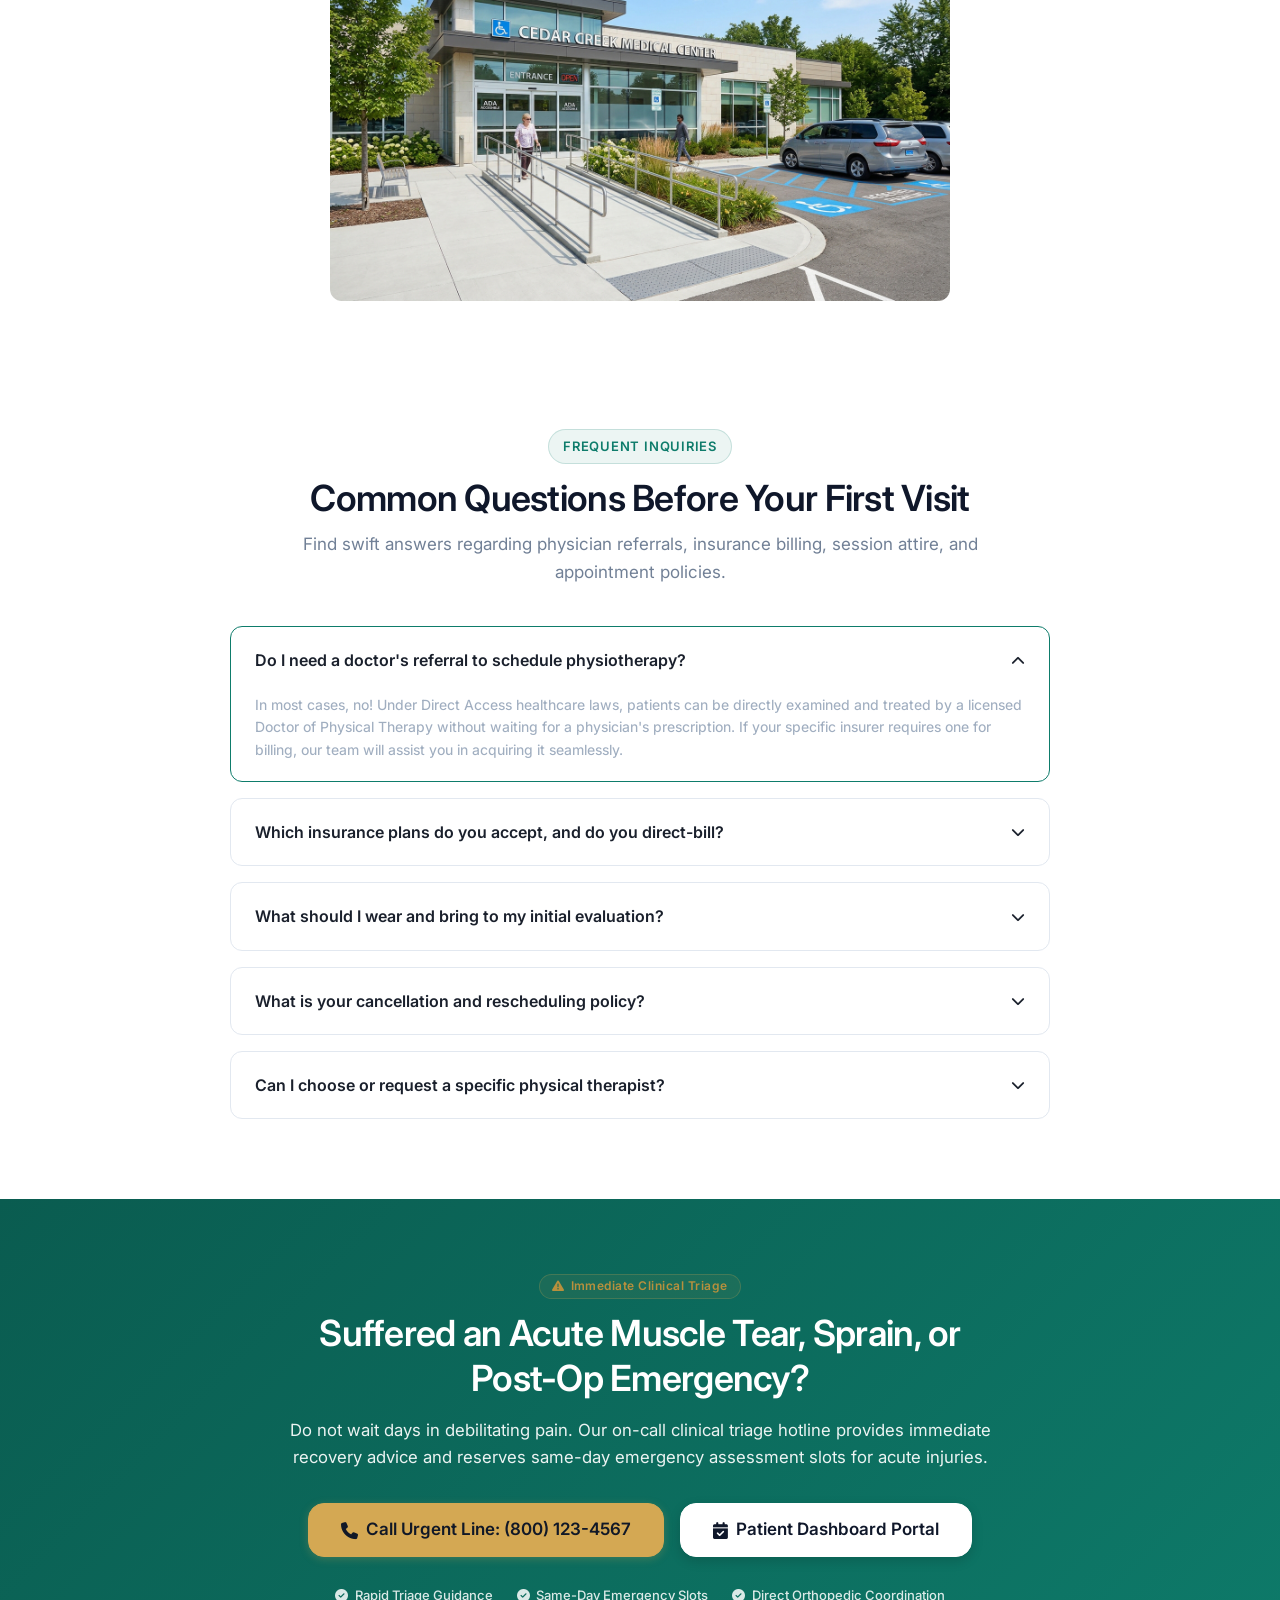
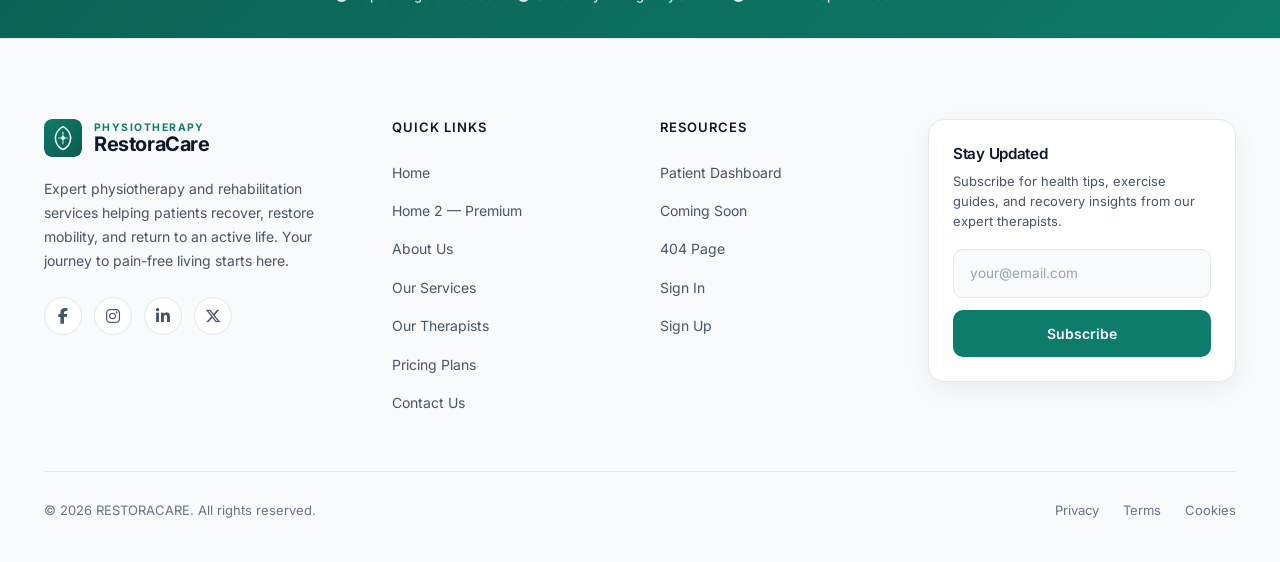
<file: contact.html>
<!DOCTYPE html>
<html lang="en" dir="ltr" id="root-html">
<head>
    <meta charset="UTF-8">
    <meta name="viewport" content="width=device-width, initial-scale=1.0">
    <title>Contact Us — RestoraCare Physiotherapy & Rehabilitation Clinic</title>
    <meta name="description" content="Get in touch with RestoraCare Physiotherapy. Request an appointment, consult our clinical triage team, view clinic hours, directions, and transit options.">
    <link rel="icon" href="favicon.svg" type="image/svg+xml">
    <link rel="preconnect" href="https://fonts.googleapis.com">
    <link rel="preconnect" href="https://fonts.gstatic.com" crossorigin>
    <link href="https://fonts.googleapis.com/css2?family=Inter:wght@400;500;600&display=swap" rel="stylesheet">
    <link rel="stylesheet" href="https://cdnjs.cloudflare.com/ajax/libs/font-awesome/6.5.1/css/all.min.css">
    <link rel="stylesheet" href="style.css?v=51">
    <script>(function(){try{if(localStorage.getItem('rc-dark')==='1'){document.documentElement.classList.add('dark')}if(localStorage.getItem('rc-rtl')==='1'){document.documentElement.setAttribute('dir','rtl')}}catch(e){}})();</script>
    <style>
        /* 1. Page Hero Banner */
        .page-hero {
            background: linear-gradient(135deg, rgba(10, 92, 80, 0.72) 0%, rgba(15, 23, 42, 0.80) 100%),
                        url('assets/images/contact-hero.jpg') center/cover no-repeat;
        }

        /* Section 2: Contact Info Cards (3 Columns / Centered) */
        .info-cards-grid {
            display: grid;
            grid-template-columns: repeat(3, 1fr);
            gap: 1.75rem;
            margin-top: 0;
            position: relative;
            z-index: 3;
        }
        .info-card {
            background: var(--bg-card);
            border: 1px solid var(--border);
            border-radius: var(--radius-lg);
            overflow: hidden;
            box-shadow: var(--shadow-md);
            transition: transform 0.4s cubic-bezier(0.22, 1, 0.36, 1), box-shadow 0.35s ease, border-color 0.35s ease;
            display: flex;
            flex-direction: column;
            position: relative;
        }
        .info-card::before {
            content: '';
            position: absolute;
            top: 0;
            left: 0;
            right: 0;
            height: 3px;
            background: linear-gradient(90deg, var(--primary), var(--secondary));
            opacity: 0;
            transform: scaleX(0);
            transform-origin: left;
            transition: opacity 0.35s ease, transform 0.35s ease;
            z-index: 2;
        }
        .info-card:hover {
            border-color: var(--primary);
            transform: translateY(-8px);
            box-shadow: 0 22px 44px -10px rgba(18, 153, 127, 0.25);
        }
        .info-card:hover::before {
            opacity: 1;
            transform: scaleX(1);
        }
        .info-card-img-wrap {
            height: 180px;
            overflow: hidden;
            position: relative;
        }
        .info-card-img-wrap img {
            width: 100%;
            height: 100%;
            object-fit: cover;
            display: block;
            transition: transform 0.6s cubic-bezier(0.22, 1, 0.36, 1);
        }
        .info-card:hover .info-card-img-wrap img {
            transform: scale(1.08);
        }
        .info-card-body {
            padding: 1.5rem;
            flex-grow: 1;
            display: flex;
            flex-direction: column;
        }
        .info-card-icon-tag {
            display: inline-flex;
            align-items: center;
            gap: 0.4rem;
            font-size: 0.75rem;
            font-weight: 600;
            color: var(--text);
            text-transform: uppercase;
            letter-spacing: 0.05em;
            margin-bottom: 0.4rem;
        }
        .info-card-title {
            font-size: 1.15rem;
            font-weight: 600;
            color: var(--text);
            margin-bottom: 0.65rem;
        }
        .info-card-desc {
            font-size: 0.875rem;
            font-weight: 450;
            color: var(--text-light);
            line-height: 1.55;
            margin-bottom: 1.25rem;
            flex-grow: 1;
        }
        .info-card-list {
            list-style: none;
            padding: 0;
            margin: 0;
            display: flex;
            flex-direction: column;
            gap: 0.5rem;
            font-size: 0.84375rem;
            color: var(--text);
            border-top: 1px solid var(--border);
            padding-top: 1rem;
        }
        .info-card-list li {
            display: flex;
            align-items: center;
            gap: 0.5rem;
        }
        .info-card-list i {
            color: inherit;
            font-size: 0.9rem;
            width: 16px;
        }
        .info-card-list a {
            color: inherit;
            text-decoration: none;
            font-weight: 500;
            transition: color var(--transition-fast);
        }
        .info-card-list a:hover {
            color: var(--primary);
            text-decoration: underline;
        }
        html.dark .info-card-list a {
            color: #FFFFFF;
        }
        html.dark .info-card-list a:hover {
            color: var(--primary-light);
            text-decoration: underline;
        }

        /* Section 3: Booking & Inquiry Form */
        .contact-form-layout {
            display: grid;
            grid-template-columns: 1fr 1.2fr;
            gap: 3.5rem;
            align-items: flex-start;
        }
        .form-info-panel {
            background: var(--bg-card);
            border: 1px solid var(--border);
            border-radius: var(--radius-lg);
            padding: 2.25rem 2rem;
            box-shadow: var(--shadow-sm);
        }
        .form-promise-list {
            display: flex;
            flex-direction: column;
            gap: 1.25rem;
            margin-top: 1.75rem;
        }
        .form-promise-item {
            display: flex;
            gap: 1rem;
            align-items: flex-start;
        }
        .promise-icon-wrap {
            width: 40px;
            height: 40px;
            border-radius: 50%;
            background: var(--bg-alt);
            color: var(--text);
            border: 1px solid var(--border);
            display: flex;
            align-items: center;
            justify-content: center;
            flex-shrink: 0;
            font-size: 1rem;
        }
        .promise-title {
            font-size: 0.95rem;
            font-weight: 600;
            color: var(--text);
            margin-bottom: 0.25rem;
        }
        .promise-desc {
            font-size: 0.8125rem;
            font-weight: 450;
            color: var(--text-light);
            line-height: 1.45;
            margin: 0;
        }

        .booking-form-card {
            background: var(--bg-card);
            border: 1px solid var(--border);
            border-radius: var(--radius-lg);
            padding: 2.5rem 2.25rem;
            box-shadow: var(--shadow-md);
        }
        .form-row-stacked {
            display: flex;
            flex-direction: column;
            gap: 0.4rem;
            margin-bottom: 1.25rem;
        }
        .form-row-stacked label {
            font-size: 0.84375rem;
            font-weight: 500;
            color: var(--text);
        }
        .form-row-stacked label span.req {
            color: #E53E3E;
        }
        .form-row-stacked input,
        .form-row-stacked select,
        .form-row-stacked textarea {
            width: 100%;
            padding: 0.75rem 1rem;
            border: 1px solid var(--border);
            border-radius: var(--radius-sm);
            background-color: var(--bg-alt);
            color: var(--text);
            font-size: 0.875rem;
            font-family: inherit;
            transition: all var(--transition-fast);
        }
        .form-row-stacked select {
            appearance: none;
            -webkit-appearance: none;
            padding-right: 2.75rem;
            cursor: pointer;
            background-image: url("data:image/svg+xml,%3Csvg xmlns='http://www.w3.org/2000/svg' width='16' height='16' viewBox='0 0 24 24' fill='none' stroke='%2364748B' stroke-width='2.25' stroke-linecap='round' stroke-linejoin='round'%3E%3Cpolyline points='6 9 12 15 18 9'%3E%3C/polyline%3E%3C/svg%3E");
            background-repeat: no-repeat;
            background-position: right 1rem center;
            background-size: 16px 16px;
        }
        html.dark .form-row-stacked select {
            background-image: url("data:image/svg+xml,%3Csvg xmlns='http://www.w3.org/2000/svg' width='16' height='16' viewBox='0 0 24 24' fill='none' stroke='%23CBD5E1' stroke-width='2.25' stroke-linecap='round' stroke-linejoin='round'%3E%3Cpolyline points='6 9 12 15 18 9'%3E%3C/polyline%3E%3C/svg%3E");
        }
        [dir="rtl"] .form-row-stacked select,
        html[dir="rtl"] .form-row-stacked select {
            padding-right: 1rem;
            padding-left: 2.75rem;
            background-position: left 1rem center;
        }
        .form-row-stacked select option {
            background-color: var(--bg-card);
            color: var(--text);
        }
        .form-row-stacked input:focus,
        .form-row-stacked select:focus,
        .form-row-stacked textarea:focus {
            outline: none;
            border-color: var(--primary);
            box-shadow: 0 0 0 3px rgba(14, 124, 107, 0.15);
            background-color: var(--bg-card);
        }
        .form-two-col {
            display: grid;
            grid-template-columns: 1fr 1fr;
            gap: 1.25rem;
        }
        .form-privacy-check {
            display: flex;
            align-items: flex-start;
            gap: 0.6rem;
            margin-bottom: 1.5rem;
            font-size: 0.8125rem;
            font-weight: 450;
            color: var(--text-light);
            line-height: 1.45;
        }
        .form-privacy-check input[type="checkbox"] {
            margin-top: 0.2rem;
            accent-color: var(--primary);
            width: 16px;
            height: 16px;
        }
        .form-feedback-alert {
            display: none;
            padding: 1rem 1.25rem;
            background: rgba(14, 124, 107, 0.12);
            border: 1px solid var(--primary);
            border-radius: var(--radius-sm);
            color: var(--primary);
            font-size: 0.875rem;
            font-weight: 500;
            margin-bottom: 1.25rem;
            align-items: center;
            gap: 0.6rem;
        }

        /* Section 4: Location Map & Transit */
        .location-section-grid {
            display: grid;
            grid-template-columns: 1.1fr 0.9fr;
            gap: 2.5rem;
            align-items: stretch;
        }
        .map-frame-box {
            border-radius: var(--radius-lg);
            overflow: hidden;
            box-shadow: var(--shadow-md);
            border: 1px solid var(--border);
            height: 100%;
            min-height: 440px;
            display: flex;
        }
        .map-frame-box img {
            width: 100%;
            height: 100%;
            object-fit: cover;
            display: block;
            flex: 1;
        }
        .transit-cards-stack {
            display: flex;
            flex-direction: column;
            gap: 1.25rem;
        }
        .transit-card {
            background: var(--bg-card);
            border: 1px solid var(--border);
            border-radius: var(--radius-md);
            padding: 1.25rem;
            transition: all var(--transition-fast);
        }
        .transit-card:hover {
            border-color: var(--primary);
            box-shadow: var(--shadow-sm);
        }
        .transit-header {
            display: flex;
            align-items: center;
            gap: 0.75rem;
            margin-bottom: 0.45rem;
        }
        .transit-icon {
            width: 24px;
            min-width: 24px;
            height: 24px;
            display: inline-flex;
            align-items: center;
            justify-content: center;
            font-size: 1.15rem;
            color: var(--text);
            flex-shrink: 0;
            line-height: 1;
        }
        .transit-icon i {
            display: inline-block;
            line-height: 1;
        }
        .transit-title {
            font-size: 0.95rem;
            font-weight: 600;
            color: var(--text);
            margin: 0 !important;
            padding: 0 !important;
            line-height: 1.3;
        }
        .transit-desc {
            font-size: 0.8125rem;
            font-weight: 450;
            color: var(--text-light);
            line-height: 1.45;
            margin: 0;
        }

        /* Section 5: Accessibility */
        .access-grid {
            display: grid;
            grid-template-columns: repeat(4, 1fr);
            gap: 1.5rem;
            margin-top: 2.5rem;
        }
        .access-item {
            background: var(--bg-card);
            border: 1px solid var(--border);
            border-radius: var(--radius-md);
            padding: 1.75rem 1.25rem;
            text-align: center;
            display: flex;
            flex-direction: column;
            align-items: center;
            transition: all var(--transition-normal);
        }
        .access-item:hover {
            border-color: var(--secondary);
            transform: translateY(-4px);
            box-shadow: var(--shadow-md);
        }
        .access-icon-circle {
            width: 52px;
            height: 52px;
            border-radius: 50%;
            background: var(--bg-alt);
            color: var(--text);
            display: flex;
            align-items: center;
            justify-content: center;
            font-size: 1.25rem;
            margin-bottom: 1rem;
            border: 1px solid var(--border);
        }
        .access-title {
            font-size: 1rem;
            font-weight: 600;
            color: var(--text);
            margin-bottom: 0.4rem;
        }
        .access-desc {
            font-size: 0.8125rem;
            font-weight: 450;
            color: var(--text-light);
            line-height: 1.5;
            margin: 0;
        }

        /* Section 6: FAQ Accordion */
        .contact-faq-wrapper {
            max-width: 820px;
            margin: 2.5rem auto 0;
        }
        .faq-accordion-item {
            background: var(--bg-card);
            border: 1px solid var(--border);
            border-radius: var(--radius-md);
            margin-bottom: 1rem;
            overflow: hidden;
            transition: border-color var(--transition-fast);
        }
        .faq-accordion-item.active {
            border-color: var(--primary);
        }
        .faq-header-btn {
            width: 100%;
            padding: 1.25rem 1.5rem;
            display: flex;
            justify-content: space-between;
            align-items: center;
            background: transparent;
            border: none;
            cursor: pointer;
            text-align: left;
            font-size: 1rem;
            font-weight: 600;
            color: var(--text);
            transition: color var(--transition-fast);
        }
        .faq-header-btn:hover {
            color: var(--primary);
        }
        .faq-header-btn i {
            color: inherit;
            font-size: 0.875rem;
            transition: transform var(--transition-fast);
        }
        .faq-accordion-item.active .faq-header-btn i {
            transform: rotate(180deg);
        }
        .faq-body-content {
            display: none;
            padding: 0 1.5rem 1.25rem;
            font-size: 0.875rem;
            font-weight: 450;
            color: var(--text-light);
            line-height: 1.6;
        }
        .faq-accordion-item.active .faq-body-content {
            display: block;
        }

        /* Section 7: Urgent Triage CTA */
        .triage-cta-section {
            background: #0A5C50 url('assets/images/contact-hotline.jpg') center/cover no-repeat;
            position: relative;
            color: #FFFFFF;
            padding: 4.5rem 0 3.5rem;
            text-align: center;
            overflow: hidden;
        }
        .triage-cta-overlay {
            position: absolute;
            inset: 0;
            background: linear-gradient(135deg, rgba(10, 92, 80, 0.94) 0%, rgba(14, 124, 107, 0.92) 100%);
            z-index: 1;
        }
        .triage-cta-inner {
            position: relative;
            z-index: 2;
            max-width: 760px;
            margin: 0 auto;
        }
        .triage-cta-title {
            font-size: 2.25rem;
            font-weight: 600;
            line-height: 1.25;
            margin-bottom: 1rem;
            color: #FFFFFF;
        }
        .triage-cta-desc {
            font-size: 1.05rem;
            font-weight: 450;
            color: rgba(255, 255, 255, 0.92);
            line-height: 1.6;
            margin-bottom: 2rem;
        }
        .triage-cta-actions {
            display: inline-flex;
            justify-content: center;
            align-items: center;
            gap: 1rem;
            flex-wrap: wrap;
            margin-bottom: 1.75rem;
        }
        .triage-trust-row {
            display: flex;
            justify-content: center;
            align-items: center;
            gap: 1.5rem;
            flex-wrap: wrap;
            font-size: 0.8125rem;
            font-weight: 500;
            color: rgba(255, 255, 255, 0.85);
        }
        .triage-trust-row span {
            display: inline-flex;
            align-items: center;
            gap: 0.4rem;
        }
        .triage-trust-row i {
            color: inherit;
        }

        /* Responsive Overrides */
        @media (max-width: 1024px) {
            .contact-hero-title { font-size: 2.25rem; }
            .info-cards-grid {
                grid-template-columns: repeat(2, 1fr);
                gap: 1.5rem;
                margin-top: 0;
            }
            .info-cards-grid > :last-child:nth-child(odd) {
                grid-column: 1 / -1;
                max-width: calc(50% - 0.75rem);
                margin-left: auto;
                margin-right: auto;
                width: 100%;
                justify-self: center;
            }
            .contact-form-layout {
                grid-template-columns: minmax(0, 1fr);
                gap: 2rem;
                width: 100%;
                min-width: 0;
            }
            .form-info-panel,
            .booking-form-card {
                min-width: 0;
                width: 100%;
            }
            .location-section-grid { grid-template-columns: 1fr; }
            .map-frame-box { height: 320px; }
            .access-grid { grid-template-columns: repeat(2, 1fr); }
        }

        @media (max-width: 768px) {
            .contact-hero-section { padding: 3.5rem 0 2.5rem; }
            .contact-hero-title { font-size: 1.85rem; }
            .contact-hero-subtitle { font-size: 0.95rem; }
            .form-two-col { grid-template-columns: 1fr; gap: 0; }
            .booking-form-card { padding: 1.5rem 1.15rem; }
            .form-info-panel { padding: 1.5rem 1.15rem; }
            .access-grid { grid-template-columns: 1fr; }
            .triage-cta-title { font-size: 1.75rem; }
            .triage-cta-actions { flex-direction: column; width: 100%; }
            .triage-cta-actions .btn { width: 100%; }
            .triage-trust-row { flex-direction: column; gap: 0.5rem; }
        }

        @media (max-width: 640px) {
            .info-cards-grid {
                grid-template-columns: 1fr;
                max-width: 480px;
                margin-left: auto;
                margin-right: auto;
            }
            .info-cards-grid > :last-child:nth-child(odd) {
                grid-column: auto;
                max-width: 100%;
                justify-self: stretch;
            }
        }

        @media (max-width: 480px) {
            .booking-form-card { padding: 1.25rem 0.85rem !important; }
            .form-info-panel { padding: 1.25rem 0.85rem !important; }
            .booking-form-card .btn {
                white-space: normal !important;
                text-align: center !important;
                padding: 0.75rem 1rem !important;
                font-size: 0.9375rem !important;
                width: 100% !important;
            }
            .form-row-stacked input,
            .form-row-stacked select,
            .form-row-stacked textarea {
                max-width: 100% !important;
                box-sizing: border-box !important;
            }
            .form-privacy-check label {
                font-size: 0.75rem !important;
                line-height: 1.4 !important;
            }
        }

        @media (max-width: 360px) {
            .booking-form-card { padding: 1rem 0.75rem !important; }
            .form-info-panel { padding: 1rem 0.75rem !important; }
            .section-title { font-size: 1.35rem !important; }
            .triage-trust-row { font-size: 0.8rem; }
        }
    </style>
</head>
<body>

    <!-- NAVBAR PLACEHOLDER (Populated by components.js) -->
    <div id="navbar-placeholder"></div>

    <main id="main-content">

        <!-- ==========================================================================
             SECTION 1: PAGE HERO BANNER
             ========================================================================== -->
        <section class="page-hero page-hero-contact" aria-label="Contact Hero Banner">
            <div class="container">
                <!-- Breadcrumb Navigation -->
                <nav class="breadcrumb-nav fade-up" aria-label="Breadcrumb">
                    <ol class="breadcrumb">
                        <li><a href="index.html"><i class="fas fa-home"></i> Home</a></li>
                        <li><i class="fas fa-chevron-right breadcrumb-separator" aria-hidden="true"></i></li>
                        <li aria-current="page">Contact Us</li>
                    </ol>
                </nav>

                <!-- Hero Title & Subtitle -->
                <h1 class="page-hero-title fade-up">We're Here to Guide Your Recovery Journey</h1>
                <p class="page-hero-subtitle fade-up">
                    Have questions about our physical therapy protocols, need help verifying health insurance, or ready to book your initial clinical evaluation? Reach our friendly care coordinators directly.
                </p>
            </div>
        </section>

        <!-- ===================================================
             SECTION 2: MULTI-CHANNEL CONTACT & CLINIC INFO
             =================================================== -->
        <section class="section" style="padding-top: 3.5rem; padding-bottom: 3.5rem;" aria-label="Clinic Contact Cards">
            <div class="container">
                <div class="info-cards-grid">
                    <!-- Card 1: Clinic Facility -->
                    <div class="info-card">
                        <div class="info-card-img-wrap">
                            <img src="assets/images/contact-building.jpg" alt="RestoraCare Clinic Building" loading="lazy">
                        </div>
                        <div class="info-card-body">
                            <span class="info-card-icon-tag"><i class="fas fa-location-dot"></i> Main Campus</span>
                            <h3 class="info-card-title">Clinic Location & Parking</h3>
                            <p class="info-card-desc">
                                Conveniently situated in the central medical district, featuring step-free access and reserved parking stalls directly entrance.
                            </p>
                            <ul class="info-card-list">
                                <li><i class="fas fa-map-pin"></i> 104 Healthcare Blvd, Suite 400</li>
                                <li><i class="fas fa-city"></i> Medical Arts Pavilion, Metro District</li>
                                <li><i class="fas fa-car-side"></i> Dedicated Patient Parking (Validation Free)</li>
                            </ul>
                        </div>
                    </div>

                    <!-- Card 2: Clinical Inquiries -->
                    <div class="info-card">
                        <div class="info-card-img-wrap">
                            <img src="assets/images/contact-consultation.jpg" alt="Consultation desk and coordinators" loading="lazy">
                        </div>
                        <div class="info-card-body">
                            <span class="info-card-icon-tag"><i class="fas fa-comments"></i> Patient Services</span>
                            <h3 class="info-card-title">Inquiries & Appointments</h3>
                            <p class="info-card-desc">
                                Direct coordination with our clinical intake team for new patient bookings, insurance pre-authorization, and inquiries.
                            </p>
                            <ul class="info-card-list">
                                <li><i class="fas fa-phone"></i> Main: <a href="tel:18001234567">(800) 123-4567</a></li>
                                <li><i class="fas fa-envelope"></i> Email: <a href="mailto:care@restoracare.org">care@restoracare.org</a></li>
                                <li><i class="fas fa-shield-halved"></i> Secure Patient Portal 24/7 Access</li>
                            </ul>
                        </div>
                    </div>

                    <!-- Card 3: Operating Hours -->
                    <div class="info-card">
                        <div class="info-card-img-wrap">
                            <img src="assets/images/contact-support.jpg" alt="Clinic reception and schedule" loading="lazy">
                        </div>
                        <div class="info-card-body">
                            <span class="info-card-icon-tag"><i class="fas fa-calendar-days"></i> Operating Hours</span>
                            <h3 class="info-card-title">Clinic Hours & Triage</h3>
                            <p class="info-card-desc">
                                Flexible early-morning and late-evening appointment slots designed to fit seamlessly into demanding work and family schedules.
                            </p>
                            <ul class="info-card-list">
                                <li><i class="fas fa-clock"></i> Monday – Friday: 7:00 AM – 7:30 PM</li>
                                <li><i class="fas fa-clock"></i> Saturday: 8:00 AM – 3:00 PM</li>
                                <li><i class="fas fa-hospital"></i> Sunday: Closed (Acute Hotline Open)</li>
                            </ul>
                        </div>
                    </div>
                </div>
            </div>
        </section>

        <!-- ===================================================
             SECTION 3: CLINICAL APPOINTMENT & INQUIRY FORM
             =================================================== -->
        <section class="section bg-alt" id="appointment-form" aria-labelledby="form-heading">
            <div class="container">
                <div class="contact-form-layout">
                    <div class="form-info-panel">
                        <span class="section-tag">FAST INTAKE</span>
                        <h2 class="section-title text-left" id="form-heading" style="margin-bottom: 1rem;">
                            Schedule Your Assessment or Request Clinical Info
                        </h2>
                        <p class="section-desc text-left" style="margin-bottom: 1.5rem;">
                            Fill out the form to request your preferred evaluation time or ask questions regarding insurance coverage. A clinical care coordinator will review your inquiry and respond within 2 business hours.
                        </p>

                        <div class="form-promise-list">
                            <div class="form-promise-item">
                                <div class="promise-icon-wrap"><i class="fas fa-user-shield"></i></div>
                                <div>
                                    <h4 class="promise-title">Strict HIPAA Privacy</h4>
                                    <p class="promise-desc">Your medical information and symptoms are encrypted and never disclosed to third parties.</p>
                                </div>
                            </div>
                            <div class="form-promise-item">
                                <div class="promise-icon-wrap"><i class="fas fa-receipt"></i></div>
                                <div>
                                    <h4 class="promise-title">Zero Obligation Insurance Check</h4>
                                    <p class="promise-desc">We verify your benefits before your first visit with zero surprise out-of-pocket costs.</p>
                                </div>
                            </div>
                            <div class="form-promise-item">
                                <div class="promise-icon-wrap"><i class="fas fa-calendar-check"></i></div>
                                <div>
                                    <h4 class="promise-title">Guaranteed 48-Hour Openings</h4>
                                    <p class="promise-desc">Prompt appointments so you never wait weeks for acute pain and injury relief.</p>
                                </div>
                            </div>
                        </div>
                    </div>

                    <div class="booking-form-card">
                        <div class="form-feedback-alert" id="formSuccessAlert" role="alert">
                            <i class="fas fa-circle-check"></i>
                            <span>Thank you! Your appointment request has been submitted. Our clinical coordinator will call you shortly.</span>
                        </div>

                        <form id="clinicContactForm" onsubmit="handleContactSubmit(event)">
                            <div class="form-two-col">
                                <div class="form-row-stacked">
                                    <label for="fullName">Full Name <span class="req">*</span></label>
                                    <input type="text" id="fullName" name="fullName" placeholder="e.g. Jane Doe" required>
                                </div>
                                <div class="form-row-stacked">
                                    <label for="emailAddr">Email Address <span class="req">*</span></label>
                                    <input type="email" id="emailAddr" name="emailAddr" placeholder="jane@example.com" required>
                                </div>
                            </div>

                            <div class="form-two-col">
                                <div class="form-row-stacked">
                                    <label for="phoneNumber">Phone Number <span class="req">*</span></label>
                                    <input type="tel" id="phoneNumber" name="phoneNumber" placeholder="(555) 000-0000" required>
                                </div>
                                <div class="form-row-stacked">
                                    <label for="therapyFocus">Therapy Specialty of Interest</label>
                                    <select id="therapyFocus" name="therapyFocus">
                                        <option value="sports">Sports Injury Rehabilitation</option>
                                        <option value="spine">Spine & Chronic Back Pain</option>
                                        <option value="postsurg">Post-Surgical Joint Restoration</option>
                                        <option value="neuro">Neurological & Stroke Recovery</option>
                                        <option value="general">General Musculoskeletal Evaluation</option>
                                    </select>
                                </div>
                            </div>

                            <div class="form-two-col">
                                <div class="form-row-stacked">
                                    <label for="preferredTime">Preferred Time of Day</label>
                                    <select id="preferredTime" name="preferredTime">
                                        <option value="morning">Morning (7:00 AM – 11:30 AM)</option>
                                        <option value="afternoon">Early Afternoon (12:00 PM – 3:30 PM)</option>
                                        <option value="evening">Late Afternoon / Evening (4:00 PM – 7:30 PM)</option>
                                    </select>
                                </div>
                                <div class="form-row-stacked">
                                    <label for="insuranceProvider">Health Insurance Provider</label>
                                    <input type="text" id="insuranceProvider" name="insuranceProvider" placeholder="e.g. BlueCross, Aetna, Medicare (or Self-Pay)">
                                </div>
                            </div>

                            <div class="form-row-stacked">
                                <label for="clinicalNotes">Describe Your Symptoms or Questions <span class="req">*</span></label>
                                <textarea id="clinicalNotes" name="clinicalNotes" rows="4" placeholder="Briefly describe your pain location, duration, or any upcoming surgeries..." required></textarea>
                            </div>

                            <div class="form-privacy-check">
                                <input type="checkbox" id="privacyConsent" required>
                                <label for="privacyConsent">I consent to RestoraCare processing my inquiry in accordance with HIPAA standards and clinic privacy policies.</label>
                            </div>

                            <button type="submit" class="btn btn-primary btn-lg w-full">
                                <i class="fas fa-paper-plane"></i> Submit Request & Secure Assessment
                            </button>
                        </form>
                    </div>
                </div>
            </div>
        </section>

        <!-- ===================================================
             SECTION 4: CLINIC LOCATION MAP & TRANSIT GUIDE
             =================================================== -->
        <section class="section" id="location-map" aria-labelledby="map-heading">
            <div class="container">
                <div class="location-section-grid">
                    <div class="map-frame-box">
                        <img src="assets/images/contact-map.jpg" alt="RestoraCare clinic location and transit map" loading="lazy">
                    </div>

                    <div>
                        <span class="section-tag">ACCESSIBLE ARRIVAL</span>
                        <h2 class="section-title text-left" id="map-heading" style="margin-bottom: 1rem;">
                            Prime Medical Pavilion Location & Transit Options
                        </h2>
                        <p class="section-desc text-left" style="margin-bottom: 1.5rem;">
                            Finding RestoraCare is straightforward whether arriving by car, rideshare, or municipal rapid transit. Our facility is engineered for mobility impaired access.
                        </p>

                        <div class="transit-cards-stack">
                            <div class="transit-card">
                                <div class="transit-header">
                                    <div class="transit-icon"><i class="fas fa-car"></i></div>
                                    <h4 class="transit-title">Driving & Patient Parking</h4>
                                </div>
                                <p class="transit-desc">
                                    Direct access off Route 80 (Exit 14). Free validated patient parking garage with 8 reserved disabled parking bays adjacent to our elevators.
                                </p>
                            </div>

                            <div class="transit-card">
                                <div class="transit-header">
                                    <div class="transit-icon"><i class="fas fa-train-subway"></i></div>
                                    <h4 class="transit-title">Subway & Rail Transit</h4>
                                </div>
                                <p class="transit-desc">
                                    Metro Blue Line — "Medical Center Station" is situated 150 meters from our entrance with step-free elevators direct to street level.
                                </p>
                            </div>

                            <div class="transit-card">
                                <div class="transit-header">
                                    <div class="transit-icon"><i class="fas fa-bus"></i></div>
                                    <h4 class="transit-title">City Bus Routes</h4>
                                </div>
                                <p class="transit-desc">
                                    City Transit Routes 12, 44, and Rapid Express 8 stop directly opposite the main pavilion entrance every 10 minutes.
                                </p>
                            </div>
                        </div>
                    </div>
                </div>
            </div>
        </section>

        <!-- ===================================================
             SECTION 5: ACCESSIBILITY & PATIENT CONCIERGE
             =================================================== -->
        <section class="section bg-alt" id="accessibility" aria-labelledby="access-heading">
            <div class="container">
                <div class="section-header text-center">
                    <span class="section-tag">INCLUSIVE CLINICAL SPACES</span>
                    <h2 class="section-title" id="access-heading">Engineered for Complete Accessibility</h2>
                    <p class="section-desc">
                        Every touchpoint of our facility is purpose-built to accommodate patients with limited mobility, assistive walkers, wheelchairs, and sensory sensitivities.
                    </p>
                </div>

                <div class="access-grid">
                    <div class="access-item">
                        <div class="access-icon-circle"><i class="fas fa-wheelchair"></i></div>
                        <h3 class="access-title">100% ADA Step-Free</h3>
                        <p class="access-desc">Zero stair barriers from curb-to-treatment room, power sliding doors, and wide clinical hallways.</p>
                    </div>

                    <div class="access-item">
                        <div class="access-icon-circle"><i class="fas fa-language"></i></div>
                        <h3 class="access-title">Multilingual Care</h3>
                        <p class="access-desc">Our medical coordinators speak English, Spanish, Cantonese, and Arabic to assist diverse patient communities.</p>
                    </div>

                    <div class="access-item">
                        <div class="access-icon-circle"><i class="fas fa-door-closed"></i></div>
                        <h3 class="access-title">Private Treatment Suites</h3>
                        <p class="access-desc">Acoustically insulated private suites ensuring absolute dignity and personal confidentiality.</p>
                    </div>

                    <div class="access-item">
                        <div class="access-icon-circle"><i class="fas fa-mug-hot"></i></div>
                        <h3 class="access-title">Tranquil Waiting Area</h3>
                        <p class="access-desc">Complimentary hydration bar, soothing acoustic soundscapes, and comfortable orthopedic seating.</p>
                    </div>
                </div>

                <div style="margin-top: 2rem; text-align: center;">
                    <img src="assets/images/contact-accessibility.jpg" alt="Accessible physiotherapy facility" style="max-width: 620px; width: 100%; border-radius: var(--radius-md); box-shadow: var(--shadow-sm); margin: 0 auto; display: block;" loading="lazy">
                </div>
            </div>
        </section>

        <!-- ===================================================
             SECTION 6: FREQUENTLY ASKED QUESTIONS
             =================================================== -->
        <section class="section" id="faq" aria-labelledby="faq-heading">
            <div class="container">
                <div class="section-header text-center">
                    <span class="section-tag">FREQUENT INQUIRIES</span>
                    <h2 class="section-title" id="faq-heading">Common Questions Before Your First Visit</h2>
                    <p class="section-desc">
                        Find swift answers regarding physician referrals, insurance billing, session attire, and appointment policies.
                    </p>
                </div>

                <div class="contact-faq-wrapper">
                    <div class="faq-accordion-item active">
                        <button type="button" class="faq-header-btn" onclick="toggleFaqItem(this)">
                            <span>Do I need a doctor's referral to schedule physiotherapy?</span>
                            <i class="fas fa-chevron-down"></i>
                        </button>
                        <div class="faq-body-content">
                            In most cases, no! Under Direct Access healthcare laws, patients can be directly examined and treated by a licensed Doctor of Physical Therapy without waiting for a physician's prescription. If your specific insurer requires one for billing, our team will assist you in acquiring it seamlessly.
                        </div>
                    </div>

                    <div class="faq-accordion-item">
                        <button type="button" class="faq-header-btn" onclick="toggleFaqItem(this)">
                            <span>Which insurance plans do you accept, and do you direct-bill?</span>
                            <i class="fas fa-chevron-down"></i>
                        </button>
                        <div class="faq-body-content">
                            We are in-network with Medicare, Blue Cross Blue Shield, Aetna, Cigna, UnitedHealthcare, Humana, and major regional providers. We direct-bill your insurer electronically and verify all deductible co-pays beforehand.
                        </div>
                    </div>

                    <div class="faq-accordion-item">
                        <button type="button" class="faq-header-btn" onclick="toggleFaqItem(this)">
                            <span>What should I wear and bring to my initial evaluation?</span>
                            <i class="fas fa-chevron-down"></i>
                        </button>
                        <div class="faq-body-content">
                            Wear comfortable, loose-fitting athletic clothing (e.g. shorts, t-shirt, supportive sneakers) that allows your therapist to easily examine the affected joint or spine. Please bring your photo ID, insurance card, and any relevant MRI or X-ray reports.
                        </div>
                    </div>

                    <div class="faq-accordion-item">
                        <button type="button" class="faq-header-btn" onclick="toggleFaqItem(this)">
                            <span>What is your cancellation and rescheduling policy?</span>
                            <i class="fas fa-chevron-down"></i>
                        </button>
                        <div class="faq-body-content">
                            We ask for at least 24 hours advance notice if you need to reschedule or cancel your session. Because our therapists reserve 1-on-1 time exclusively for you, advance notice allows us to offer the slot to acute emergency patients on our waitlist.
                        </div>
                    </div>

                    <div class="faq-accordion-item">
                        <button type="button" class="faq-header-btn" onclick="toggleFaqItem(this)">
                            <span>Can I choose or request a specific physical therapist?</span>
                            <i class="fas fa-chevron-down"></i>
                        </button>
                        <div class="faq-body-content">
                            Yes, absolutely. You can review all our team members on our Therapists page and request your preferred clinician by name when filling out the booking form or calling our front desk.
                        </div>
                    </div>
                </div>
            </div>
        </section>

        <!-- ===================================================
             SECTION 7: URGENT TRIAGE & HOTLINE CTA
             =================================================== -->
        <section class="triage-cta-section" aria-label="Urgent injury triage support">
            <div class="triage-cta-overlay"></div>
            <div class="container triage-cta-inner">
                <span class="badge badge-secondary mb-3">
                    <i class="fas fa-triangle-exclamation"></i> Immediate Clinical Triage
                </span>
                <h2 class="triage-cta-title">Suffered an Acute Muscle Tear, Sprain, or Post-Op Emergency?</h2>
                <p class="triage-cta-desc">
                    Do not wait days in debilitating pain. Our on-call clinical triage hotline provides immediate recovery advice and reserves same-day emergency assessment slots for acute injuries.
                </p>

                <div class="triage-cta-actions">
                    <a href="tel:18001234567" class="btn btn-secondary btn-lg">
                        <i class="fas fa-phone mr-2"></i> Call Urgent Line: (800) 123-4567
                    </a>
                    <a href="dashboard.html" class="btn btn-white btn-lg">
                        <i class="fas fa-calendar-check"></i> Patient Dashboard Portal
                    </a>
                </div>

                <div class="triage-trust-row">
                    <span><i class="fas fa-check-circle"></i> Rapid Triage Guidance</span>
                    <span><i class="fas fa-check-circle"></i> Same-Day Emergency Slots</span>
                    <span><i class="fas fa-check-circle"></i> Direct Orthopedic Coordination</span>
                </div>
            </div>
        </section>

    </main>

    <!-- FOOTER PLACEHOLDER (Populated by components.js) -->
    <div id="footer-placeholder"></div>

    <!-- SCRIPTS -->
    <script src="components.js"></script>
    <script>
        function toggleFaqItem(btn) {
            const item = btn.closest('.faq-accordion-item');
            const isActive = item.classList.contains('active');
            document.querySelectorAll('.faq-accordion-item').forEach(el => el.classList.remove('active'));
            if (!isActive) {
                item.classList.add('active');
            }
        }

        function handleContactSubmit(e) {
            e.preventDefault();
            const alertBox = document.getElementById('formSuccessAlert');
            if (alertBox) {
                alertBox.style.display = 'flex';
                alertBox.scrollIntoView({ behavior: 'smooth', block: 'nearest' });
            }
            e.target.reset();
        }
    </script>

</body>
</html>
</file>
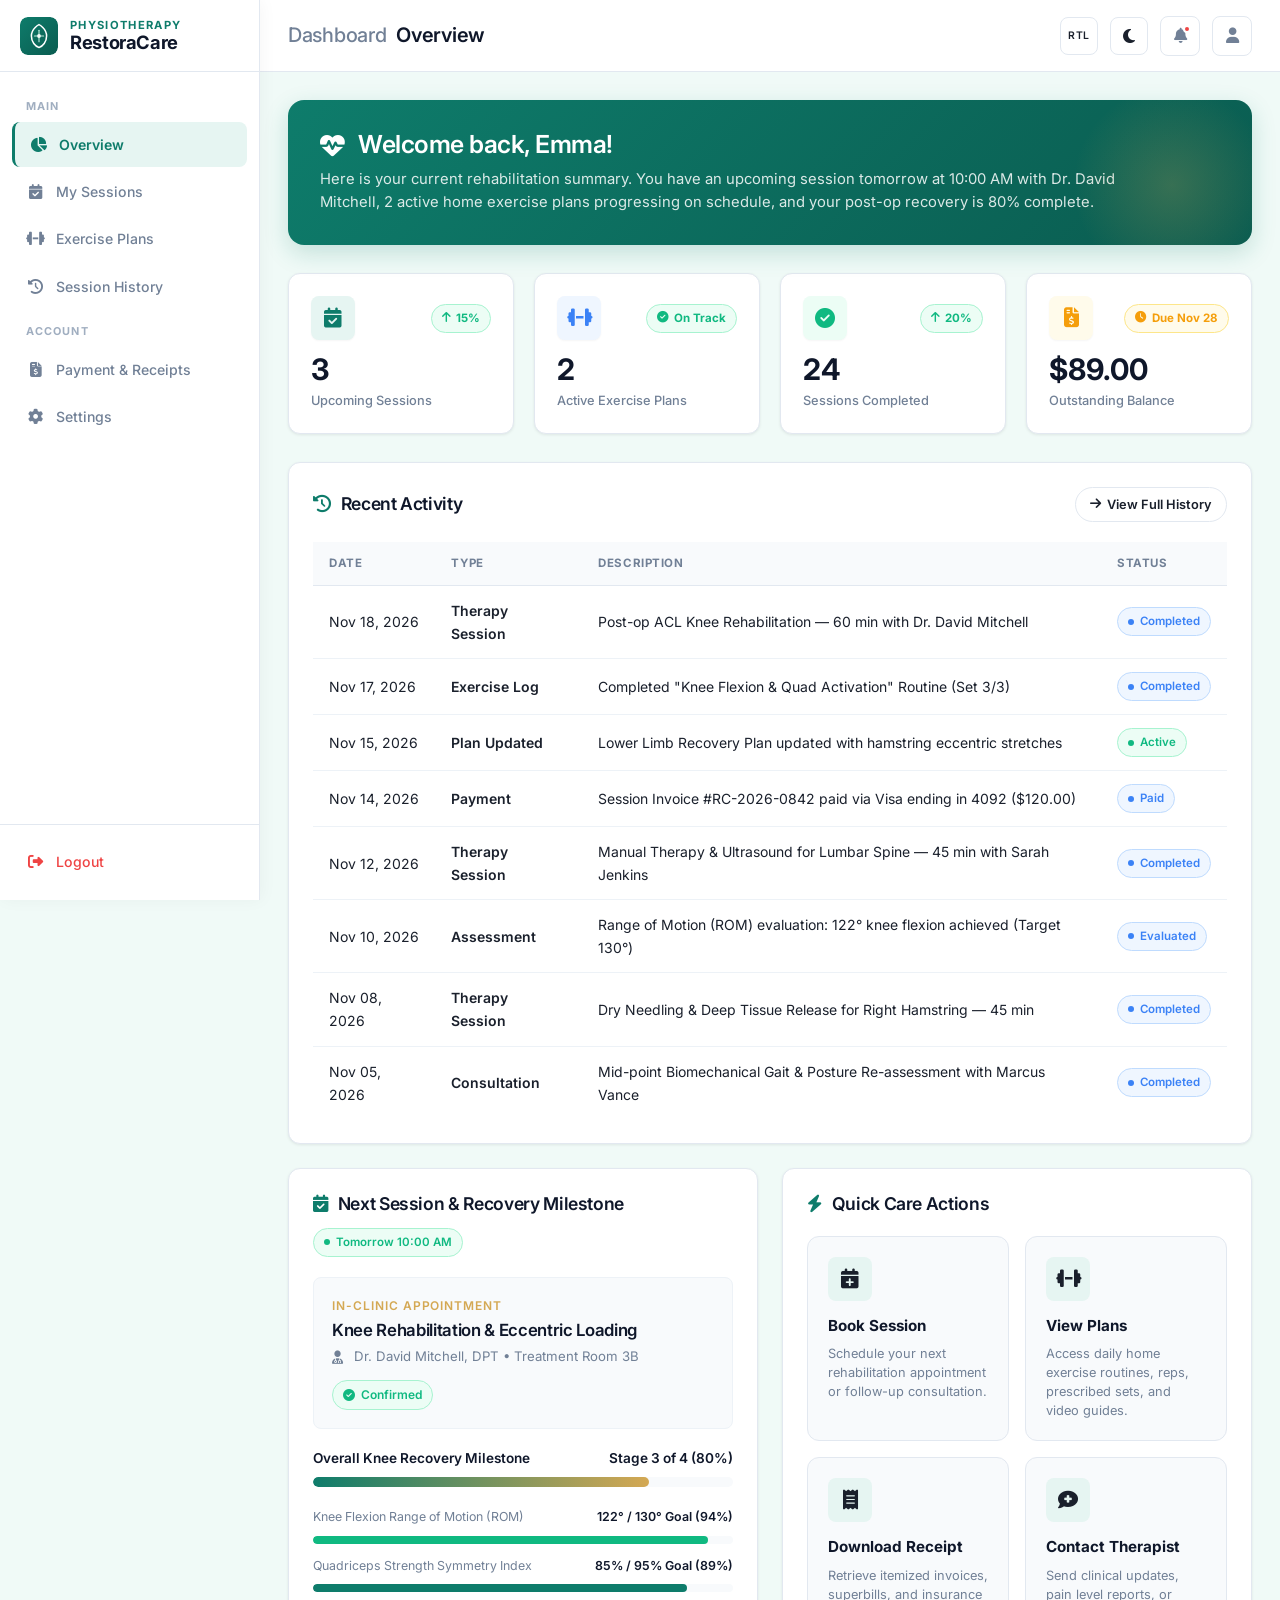
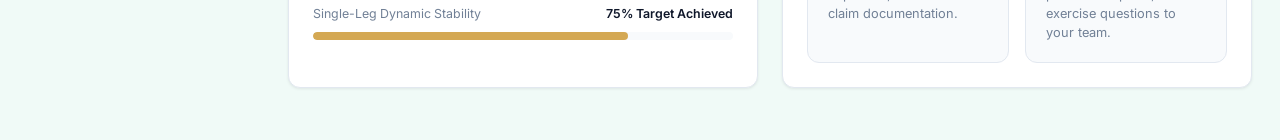
<file: dashboard.html>
<!DOCTYPE html>
<html lang="en" dir="ltr" id="root-html">
<head>
    <meta charset="UTF-8">
    <meta name="viewport" content="width=device-width, initial-scale=1.0">
    <title>Patient Dashboard — RestoraCare Physiotherapy</title>
    <meta name="description" content="Manage your physiotherapy sessions, exercise plans, and payment receipts.">
    <link rel="icon" href="favicon.svg" type="image/svg+xml">
    <link rel="preconnect" href="https://fonts.googleapis.com">
    <link rel="preconnect" href="https://fonts.gstatic.com" crossorigin>
    <link href="https://fonts.googleapis.com/css2?family=Inter:wght@400;500;600;700&display=swap" rel="stylesheet">
    <link rel="stylesheet" href="https://cdnjs.cloudflare.com/ajax/libs/font-awesome/6.5.1/css/all.min.css">
    <link rel="stylesheet" href="style.css?v=51">
    <script>(function(){try{if(localStorage.getItem('rc-dark')==='1'){document.documentElement.classList.add('dark')}if(localStorage.getItem('rc-rtl')==='1'){document.documentElement.setAttribute('dir','rtl')}}catch(e){}})();</script>
    <style>
        .dark input[type="date"] { color-scheme: dark; }

        /* Dashboard Specific Custom Styling */
        .plan-card {
            background: var(--bg-card);
            border: 1px solid var(--border);
            border-radius: var(--radius-lg);
            padding: 26px;
            margin-bottom: 24px;
            box-shadow: var(--shadow);
            transition: transform var(--transition-normal), box-shadow var(--transition-normal);
        }
        .plan-card:hover {
            box-shadow: var(--shadow-md);
            border-color: var(--primary-light);
        }
        .plan-header {
            display: flex;
            align-items: flex-start;
            justify-content: space-between;
            gap: 16px;
            flex-wrap: wrap;
            margin-bottom: 16px;
        }
        .plan-title-wrap h4 {
            font-size: 1.15rem;
            font-weight: 600;
            color: var(--heading);
            margin: 0 0 6px;
        }
        .plan-meta {
            display: flex;
            align-items: center;
            gap: 16px;
            flex-wrap: wrap;
            font-size: 0.8rem;
            color: var(--text-muted);
        }
        .plan-meta span {
            display: inline-flex;
            align-items: center;
            gap: 6px;
        }
        .plan-progress-wrap {
            margin: 18px 0 20px;
            background: var(--bg-surface);
            padding: 14px 18px;
            border-radius: var(--radius-sm);
            border: 1px solid var(--border-light);
        }
        .plan-progress-header {
            display: flex;
            justify-content: space-between;
            align-items: center;
            font-size: 0.825rem;
            font-weight: 600;
            margin-bottom: 8px;
            color: var(--heading);
        }
        .plan-exercise-list {
            display: flex;
            flex-direction: column;
            gap: 10px;
            margin-bottom: 22px;
        }
        .plan-exercise-item {
            display: flex;
            align-items: center;
            justify-content: space-between;
            padding: 12px 16px;
            background: var(--bg-surface);
            border: 1px solid var(--border-light);
            border-radius: var(--radius-sm);
            gap: 14px;
            transition: background var(--transition-fast);
        }
        .plan-exercise-item:hover {
            background: var(--bg-alt);
        }
        .exercise-left {
            display: flex;
            align-items: center;
            gap: 14px;
            min-width: 0;
        }
        .exercise-num {
            width: 28px;
            height: 28px;
            border-radius: 50%;
            background: var(--primary-50);
            color: var(--primary);
            display: flex;
            align-items: center;
            justify-content: center;
            font-size: 0.75rem;
            font-weight: 600;
            flex-shrink: 0;
        }
        .dark .exercise-num {
            background: rgba(18, 153, 127, 0.25);
            color: var(--primary-light);
        }
        .exercise-info {
            display: flex;
            flex-direction: column;
            min-width: 0;
        }
        .exercise-name {
            font-size: 0.88rem;
            font-weight: 600;
            color: var(--heading);
        }
        .exercise-specs {
            font-size: 0.775rem;
            color: var(--text-muted);
            margin-top: 2px;
        }
        .exercise-badge {
            display: inline-flex;
            align-items: center;
            gap: 5px;
            font-size: 0.725rem;
            font-weight: 600;
            padding: 3px 10px;
            border-radius: var(--radius-full);
            white-space: nowrap;
        }
        .exercise-badge.done {
            background: var(--success-bg);
            color: var(--success);
            border: 1px solid var(--success-border);
        }
        .exercise-badge.pending {
            background: var(--warning-bg);
            color: var(--warning);
            border: 1px solid var(--warning-border);
        }
        .star-rating {
            color: #F59E0B;
            font-size: 0.85rem;
            letter-spacing: 2px;
            white-space: nowrap;
        }
        .adherence-strip {
            display: grid;
            grid-template-columns: repeat(3, 1fr);
            gap: 16px;
            padding: 18px 22px;
            background: var(--bg-surface);
            border: 1px solid var(--border);
            border-radius: var(--radius);
            margin-top: 24px;
            justify-items: center;
        }
        .adherence-item {
            display: flex;
            align-items: center;
            gap: 14px;
        }
        .adherence-icon {
            width: 44px;
            height: 44px;
            border-radius: var(--radius-sm);
            background: var(--bg-card);
            border: 1px solid var(--border);
            display: flex;
            align-items: center;
            justify-content: center;
            font-size: 1.25rem;
            color: var(--secondary);
            flex-shrink: 0;
        }
        .adherence-val {
            font-size: 1.25rem;
            font-weight: 600;
            color: var(--heading);
            line-height: 1.1;
        }
        .adherence-lbl {
            font-size: 0.75rem;
            color: var(--text-muted);
            margin-top: 2px;
        }
        .switch-toggle {
            position: relative;
            display: inline-block;
            width: 46px;
            height: 24px;
            flex-shrink: 0;
        }
        .switch-toggle input {
            opacity: 0;
            width: 0;
            height: 0;
        }
        .slider-round {
            position: absolute;
            cursor: pointer;
            inset: 0;
            background-color: var(--border);
            transition: .25s ease;
            border-radius: 24px;
        }
        .slider-round:before {
            position: absolute;
            content: "";
            height: 18px;
            width: 18px;
            left: 3px;
            bottom: 3px;
            background-color: white;
            transition: .25s ease;
            border-radius: 50%;
            box-shadow: 0 1px 3px rgba(0,0,0,0.2);
        }
        input:checked + .slider-round {
            background-color: var(--primary);
        }
        input:checked + .slider-round:before {
            transform: translateX(22px);
        }
        [dir="rtl"] .slider-round:before {
            left: auto;
            right: 3px;
        }
        [dir="rtl"] input:checked + .slider-round:before {
            transform: translateX(-22px);
        }
        .settings-toggle-row {
            display: flex;
            align-items: center;
            justify-content: space-between;
            padding: 14px 16px;
            background: var(--bg-surface);
            border: 1px solid var(--border-light);
            border-radius: var(--radius-sm);
            margin-bottom: 12px;
            gap: 16px;
        }
        .settings-toggle-text strong {
            display: block;
            font-size: 0.875rem;
            color: var(--heading);
            margin-bottom: 2px;
        }
        .settings-toggle-text span {
            font-size: 0.775rem;
            color: var(--text-muted);
        }
        .milestone-sub-item {
            margin-top: 12px;
        }
        .milestone-sub-header {
            display: flex;
            justify-content: space-between;
            font-size: 0.775rem;
            color: var(--text-muted);
            margin-bottom: 4px;
        }
        .milestone-sub-header strong {
            color: var(--heading);
        }
        .telemetry-pills {
            display: flex;
            flex-wrap: wrap;
            gap: 8px;
            margin-top: 20px;
        }
        .telemetry-pill {
            display: inline-flex;
            align-items: center;
            gap: 6px;
            font-size: 0.75rem;
            padding: 6px 12px;
            background: var(--bg-surface);
            border: 1px solid var(--border-light);
            border-radius: var(--radius-full);
            color: var(--text-muted);
        }
        .telemetry-pill i {
            color: var(--primary);
        }
        @media (max-width: 576px) {
            .adherence-strip {
                grid-template-columns: 1fr;
                gap: 12px;
                padding: 14px 16px;
                justify-items: stretch;
            }
            .adherence-item {
                width: 100%;
                max-width: 100%;
                margin: 0;
                padding: 10px 14px;
                background: var(--bg-card);
                border: 1px solid var(--border-light);
                border-radius: var(--radius-sm);
            }
        }
        @media (max-width: 640px) {
            .dash-header-title {
                display: none !important;
            }
            .plan-card {
                padding: 16px 14px;
                margin-bottom: 16px;
            }
            .plan-progress-wrap {
                padding: 12px 14px;
                margin: 14px 0 16px;
            }
            .plan-exercise-item {
                flex-direction: column !important;
                align-items: flex-start !important;
                gap: 10px !important;
                padding: 12px !important;
            }
            .exercise-left {
                width: 100% !important;
                align-items: flex-start !important;
                gap: 12px !important;
            }
            .exercise-info {
                flex: 1 1 auto !important;
                min-width: 0 !important;
                width: calc(100% - 40px) !important;
            }
            .exercise-name {
                font-size: 0.9rem !important;
                line-height: 1.35 !important;
                white-space: normal !important;
                word-break: normal !important;
            }
            .exercise-specs {
                font-size: 0.775rem !important;
                line-height: 1.4 !important;
                white-space: normal !important;
                word-break: normal !important;
            }
            .exercise-badge {
                align-self: flex-start !important;
                margin-left: 40px !important;
            }
            [dir="rtl"] .exercise-badge {
                margin-left: 0 !important;
                margin-right: 40px !important;
            }
        }
    </style>
</head>
<body>

<div class="dash-layout">
    <!-- Sidebar Overlay (mobile) -->
    <div class="dash-sidebar-overlay" id="dashSidebarOverlay"></div>

    <!-- Sidebar -->
    <aside class="dash-sidebar" id="dashSidebar">
        <div class="dash-sidebar-header">
            <a href="index.html" class="nav-logo" aria-label="RestoraCare Home">
                <svg width="38" height="38" viewBox="0 0 100 100" fill="none" xmlns="http://www.w3.org/2000/svg">
                    <defs><linearGradient id="logoBg" x1="0%" y1="0%" x2="100%" y2="100%"><stop offset="0%" stop-color="#0E7C6B"/><stop offset="100%" stop-color="#0A5C50"/></linearGradient></defs>
                    <rect width="100" height="100" rx="20" fill="url(#logoBg)"/>
                    <path d="M50 20 C50 20 30 30 30 50 C30 65 40 78 50 80 C60 78 70 65 70 50 C70 30 50 20 50 20Z" fill="none" stroke="white" stroke-width="4" stroke-linecap="round" stroke-linejoin="round"/>
                    <path d="M50 35 L50 65" stroke="#B8E8D8" stroke-width="3" stroke-linecap="round"/>
                    <path d="M38 50 L62 50" stroke="#B8E8D8" stroke-width="3" stroke-linecap="round"/>
                    <circle cx="50" cy="50" r="5" fill="white" opacity="0.9"/>
                </svg>
                <div class="nav-logo-text">
                    <span class="brand-top">Physiotherapy</span>
                    <span class="brand-bottom">RestoraCare</span>
                </div>
            </a>
            <button type="button" class="dash-sidebar-close" id="dashSidebarClose" aria-label="Close sidebar" title="Close menu">
                <i class="fas fa-xmark"></i>
            </button>
        </div>

        <nav class="dash-sidebar-nav">
            <div class="dash-nav-label">Main</div>
            <button class="dash-nav-item active" data-tab="overview"><i class="fas fa-chart-pie"></i> Overview</button>
            <button class="dash-nav-item" data-tab="sessions"><i class="fas fa-calendar-check"></i> My Sessions</button>
            <button class="dash-nav-item" data-tab="exercises"><i class="fas fa-dumbbell"></i> Exercise Plans</button>
            <button class="dash-nav-item" data-tab="history"><i class="fas fa-clock-rotate-left"></i> Session History</button>

            <div class="dash-nav-label">Account</div>
            <button class="dash-nav-item" data-tab="billing"><i class="fas fa-file-invoice-dollar"></i> Payment & Receipts</button>
            <button class="dash-nav-item" data-tab="settings"><i class="fas fa-gear"></i> Settings</button>
        </nav>

        <div class="dash-sidebar-footer">
            <button type="button" class="dash-nav-item dash-logout-btn" id="logoutTriggerBtn"><i class="fas fa-right-from-bracket"></i> Logout</button>
        </div>
    </aside>

    <!-- Main Content -->
    <div class="dash-main">
        <!-- Header -->
        <header class="dash-header">
            <div class="dash-header-left">
                <button class="dash-mobile-toggle" id="dashMobileToggle" aria-label="Toggle sidebar">
                    <i class="fas fa-bars"></i>
                </button>
                <h1 class="dash-header-title" id="dashHeaderTitle"><span class="dash-title-prefix">Dashboard </span>Overview</h1>
            </div>
            <div class="dash-header-right">
                <button class="nav-icon-btn" id="rtlToggleNav" onclick="toggleDir()" aria-label="Toggle RTL" title="Toggle RTL">
                    <span class="dir-indicator" style="font-size:0.65rem;font-weight: 600;">RTL</span>
                </button>
                <button class="nav-icon-btn" id="darkToggleNav" onclick="toggleTheme()" aria-label="Toggle dark mode" title="Toggle dark mode">
                    <i class="fas fa-moon"></i>
                </button>
                <div style="position:relative;">
                    <button class="dash-notif-btn" id="notifBtn" aria-label="Notifications">
                        <i class="fas fa-bell"></i>
                        <span class="dash-notif-dot"></span>
                    </button>
                    <div class="dash-notif-dropdown" id="notifDropdown">
                        <div class="dash-notif-header">
                            <h4>Care Notifications</h4>
                            <button style="background:none;border:none;color:var(--text-muted);cursor:pointer;font-size:0.75rem;" onclick="document.getElementById('notifDropdown').classList.remove('open')">Clear all</button>
                        </div>
                        <div class="dash-notif-list">
                            <div class="dash-notif-item">
                                <h5>Upcoming Session Tomorrow</h5>
                                <p>ACL Rehabilitation & Mobility with Dr. David Mitchell at 10:00 AM (Room 3B).</p>
                                <div class="dash-notif-time">10 minutes ago</div>
                            </div>
                            <div class="dash-notif-item">
                                <h5>Exercise Routine Due</h5>
                                <p>Don't forget today's Stage 3 Quad & Hamstring strengthening routine (35 mins).</p>
                                <div class="dash-notif-time">2 hours ago</div>
                            </div>
                            <div class="dash-notif-item">
                                <h5>Therapist Clinical Note</h5>
                                <p>Sarah Jenkins PT updated your recovery record with excellent lumbar mobility gains.</p>
                                <div class="dash-notif-time">Yesterday</div>
                            </div>
                            <div class="dash-notif-item">
                                <h5>Invoice Receipt Ready</h5>
                                <p>Receipt for Session #RC-2026-0842 ($120.00) is ready for insurance download.</p>
                                <div class="dash-notif-time">2 days ago</div>
                            </div>
                        </div>
                    </div>
                </div>
                <button class="dash-profile-btn" aria-label="Profile" onclick="document.querySelector('.dash-nav-item[data-tab=\'settings\']').click();" title="Account Settings">
                    <i class="fas fa-user"></i>
                </button>
            </div>
        </header>

        <!-- Body -->
        <div class="dash-body">

            <!-- ============ TAB 1: OVERVIEW ============ -->
            <div class="dash-tab-content active" id="tab-overview">
                <!-- Welcome -->
                <div class="dash-welcome">
                    <h2><i class="fas fa-heart-pulse" style="margin-right:8px;"></i> Welcome back, Emma!</h2>
                    <p>Here is your current rehabilitation summary. You have an upcoming session tomorrow at 10:00 AM with Dr. David Mitchell, 2 active home exercise plans progressing on schedule, and your post-op recovery is 80% complete.</p>
                </div>

                <!-- 4 Metrics -->
                <div class="dash-metrics">
                    <div class="dash-metric-card">
                        <div class="dash-metric-header">
                            <div class="dash-metric-icon primary"><i class="fas fa-calendar-check"></i></div>
                            <span class="dash-metric-change up"><i class="fas fa-arrow-up"></i> 15%</span>
                        </div>
                        <div class="dash-metric-value">3</div>
                        <div class="dash-metric-label">Upcoming Sessions</div>
                    </div>
                    <div class="dash-metric-card">
                        <div class="dash-metric-header">
                            <div class="dash-metric-icon info"><i class="fas fa-dumbbell"></i></div>
                            <span class="dash-metric-change up"><i class="fas fa-circle-check"></i> On Track</span>
                        </div>
                        <div class="dash-metric-value">2</div>
                        <div class="dash-metric-label">Active Exercise Plans</div>
                    </div>
                    <div class="dash-metric-card">
                        <div class="dash-metric-header">
                            <div class="dash-metric-icon success"><i class="fas fa-circle-check"></i></div>
                            <span class="dash-metric-change up"><i class="fas fa-arrow-up"></i> 20%</span>
                        </div>
                        <div class="dash-metric-value">24</div>
                        <div class="dash-metric-label">Sessions Completed</div>
                    </div>
                    <div class="dash-metric-card">
                        <div class="dash-metric-header">
                            <div class="dash-metric-icon warning"><i class="fas fa-file-invoice-dollar"></i></div>
                            <span class="dash-metric-change down"><i class="fas fa-clock"></i> Due Nov 28</span>
                        </div>
                        <div class="dash-metric-value">$89.00</div>
                        <div class="dash-metric-label">Outstanding Balance</div>
                    </div>
                </div>

                <!-- Recent Activity Table -->
                <div class="dash-panel">
                    <div class="dash-panel-header">
                        <h3 class="dash-panel-title"><i class="fas fa-clock-rotate-left"></i> Recent Activity</h3>
                        <button class="dash-hdr-pill-btn" onclick="document.querySelector('.dash-nav-item[data-tab=\'history\']').click();"><i class="fas fa-arrow-right"></i> View Full History</button>
                    </div>
                    <div class="dash-table-responsive">
                        <table class="dash-table-custom">
                            <thead>
                                <tr>
                                    <th>Date</th>
                                    <th>Type</th>
                                    <th>Description</th>
                                    <th>Status</th>
                                </tr>
                            </thead>
                            <tbody>
                                <tr>
                                    <td data-label="Date">Nov 18, 2026</td>
                                    <td data-label="Type"><strong>Therapy Session</strong></td>
                                    <td data-label="Description">Post-op ACL Knee Rehabilitation — 60 min with Dr. David Mitchell</td>
                                    <td data-label="Status"><span class="dash-status completed"><span class="dash-status-dot"></span> Completed</span></td>
                                </tr>
                                <tr>
                                    <td data-label="Date">Nov 17, 2026</td>
                                    <td data-label="Type"><strong>Exercise Log</strong></td>
                                    <td data-label="Description">Completed "Knee Flexion & Quad Activation" Routine (Set 3/3)</td>
                                    <td data-label="Status"><span class="dash-status completed"><span class="dash-status-dot"></span> Completed</span></td>
                                </tr>
                                <tr>
                                    <td data-label="Date">Nov 15, 2026</td>
                                    <td data-label="Type"><strong>Plan Updated</strong></td>
                                    <td data-label="Description">Lower Limb Recovery Plan updated with hamstring eccentric stretches</td>
                                    <td data-label="Status"><span class="dash-status active"><span class="dash-status-dot"></span> Active</span></td>
                                </tr>
                                <tr>
                                    <td data-label="Date">Nov 14, 2026</td>
                                    <td data-label="Type"><strong>Payment</strong></td>
                                    <td data-label="Description">Session Invoice #RC-2026-0842 paid via Visa ending in 4092 ($120.00)</td>
                                    <td data-label="Status"><span class="dash-status completed"><span class="dash-status-dot"></span> Paid</span></td>
                                </tr>
                                <tr>
                                    <td data-label="Date">Nov 12, 2026</td>
                                    <td data-label="Type"><strong>Therapy Session</strong></td>
                                    <td data-label="Description">Manual Therapy & Ultrasound for Lumbar Spine — 45 min with Sarah Jenkins</td>
                                    <td data-label="Status"><span class="dash-status completed"><span class="dash-status-dot"></span> Completed</span></td>
                                </tr>
                                <tr>
                                    <td data-label="Date">Nov 10, 2026</td>
                                    <td data-label="Type"><strong>Assessment</strong></td>
                                    <td data-label="Description">Range of Motion (ROM) evaluation: 122° knee flexion achieved (Target 130°)</td>
                                    <td data-label="Status"><span class="dash-status completed"><span class="dash-status-dot"></span> Evaluated</span></td>
                                </tr>
                                <tr>
                                    <td data-label="Date">Nov 08, 2026</td>
                                    <td data-label="Type"><strong>Therapy Session</strong></td>
                                    <td data-label="Description">Dry Needling & Deep Tissue Release for Right Hamstring — 45 min</td>
                                    <td data-label="Status"><span class="dash-status completed"><span class="dash-status-dot"></span> Completed</span></td>
                                </tr>
                                <tr>
                                    <td data-label="Date">Nov 05, 2026</td>
                                    <td data-label="Type"><strong>Consultation</strong></td>
                                    <td data-label="Description">Mid-point Biomechanical Gait & Posture Re-assessment with Marcus Vance</td>
                                    <td data-label="Status"><span class="dash-status completed"><span class="dash-status-dot"></span> Completed</span></td>
                                </tr>
                            </tbody>
                        </table>
                    </div>
                </div>

                <!-- Two-Column Grid: Next Session + Quick Actions -->
                <div class="dash-grid-2">
                    <!-- Left: Next Session details with progress bar -->
                    <div class="dash-panel">
                        <div class="dash-panel-header">
                            <h3 class="dash-panel-title"><i class="fas fa-calendar-check"></i> Next Session & Recovery Milestone</h3>
                            <span class="dash-status active"><span class="dash-status-dot"></span> Tomorrow 10:00 AM</span>
                        </div>

                        <div style="background:var(--bg-surface);padding:18px;border-radius:var(--radius-sm);border:1px solid var(--border-light);margin-bottom:18px;">
                            <div style="display:flex;justify-content:space-between;align-items:flex-start;flex-wrap:wrap;gap:12px;">
                                <div>
                                    <div style="font-size:0.75rem;font-weight: 600;color:var(--secondary);text-transform:uppercase;letter-spacing:0.08em;margin-bottom:4px;">In-Clinic Appointment</div>
                                    <h4 style="font-size:1.05rem;font-weight: 600;color:var(--heading);margin:0 0 4px;">Knee Rehabilitation & Eccentric Loading</h4>
                                    <div style="font-size:0.825rem;color:var(--text-muted);">
                                        <i class="fas fa-user-doctor" style="margin-right:6px;"></i> Dr. David Mitchell, DPT • Treatment Room 3B
                                    </div>
                                </div>
                                <span class="dash-status active" style="font-size:0.75rem;"><i class="fas fa-circle-check"></i> Confirmed</span>
                            </div>
                        </div>

                        <!-- Overall Milestone Progress -->
                        <div style="margin-top:16px;">
                            <div style="display:flex;justify-content:space-between;align-items:center;font-size:0.85rem;font-weight:600;color:var(--heading);">
                                <span>Overall Knee Recovery Milestone</span>
                                <strong >Stage 3 of 4 (80%)</strong>
                            </div>
                            <div class="dash-progress-track" style="height:10px;margin-top:8px;">
                                <div class="dash-progress-fill" style="width:80%;"></div>
                            </div>
                        </div>

                        <!-- Sub-Milestones Breakdown -->
                        <div style="margin-top:20px;">
                            <div class="milestone-sub-item">
                                <div class="milestone-sub-header">
                                    <span>Knee Flexion Range of Motion (ROM)</span>
                                    <strong>122° / 130° Goal (94%)</strong>
                                </div>
                                <div class="dash-progress-track">
                                    <div class="dash-progress-fill" style="width:94%;background:#10B981;"></div>
                                </div>
                            </div>
                            <div class="milestone-sub-item">
                                <div class="milestone-sub-header">
                                    <span>Quadriceps Strength Symmetry Index</span>
                                    <strong>85% / 95% Goal (89%)</strong>
                                </div>
                                <div class="dash-progress-track">
                                    <div class="dash-progress-fill" style="width:89%;background:#0E7C6B;"></div>
                                </div>
                            </div>
                            <div class="milestone-sub-item">
                                <div class="milestone-sub-header">
                                    <span>Single-Leg Dynamic Stability</span>
                                    <strong>75% Target Achieved</strong>
                                </div>
                                <div class="dash-progress-track">
                                    <div class="dash-progress-fill" style="width:75%;background:#D4A853;"></div>
                                </div>
                            </div>
                        </div>
                    </div>

                    <!-- Right: Quick Actions -->
                    <div class="dash-panel">
                        <div class="dash-panel-header">
                            <h3 class="dash-panel-title"><i class="fas fa-bolt"></i> Quick Care Actions</h3>
                        </div>
                        <div class="dash-ops-grid">
                            <div class="dash-ops-card" onclick="document.querySelector('.dash-nav-item[data-tab=\'sessions\']').click();">
                                <div class="dash-ops-icon"><i class="fas fa-calendar-plus"></i></div>
                                <div class="dash-ops-title">Book Session</div>
                                <p class="dash-ops-desc">Schedule your next rehabilitation appointment or follow-up consultation.</p>
                            </div>
                            <div class="dash-ops-card" onclick="document.querySelector('.dash-nav-item[data-tab=\'exercises\']').click();">
                                <div class="dash-ops-icon"><i class="fas fa-dumbbell"></i></div>
                                <div class="dash-ops-title">View Plans</div>
                                <p class="dash-ops-desc">Access daily home exercise routines, reps, prescribed sets, and video guides.</p>
                            </div>
                            <div class="dash-ops-card" onclick="document.querySelector('.dash-nav-item[data-tab=\'billing\']').click();">
                                <div class="dash-ops-icon"><i class="fas fa-receipt"></i></div>
                                <div class="dash-ops-title">Download Receipt</div>
                                <p class="dash-ops-desc">Retrieve itemized invoices, superbills, and insurance claim documentation.</p>
                            </div>
                            <div class="dash-ops-card" onclick="alert('Message Care Team: Dr. David Mitchell and Sarah Jenkins PT are available. A secure direct inquiry dialog will open.');">
                                <div class="dash-ops-icon"><i class="fas fa-comment-medical"></i></div>
                                <div class="dash-ops-title">Contact Therapist</div>
                                <p class="dash-ops-desc">Send clinical updates, pain level reports, or exercise questions to your team.</p>
                            </div>
                        </div>
                    </div>
                </div>
            </div>

            <!-- ============ TAB 2: MY SESSIONS ============ -->
            <div class="dash-tab-content" id="tab-sessions">
                <div class="dash-panel">
                    <div class="dash-panel-header">
                        <h3 class="dash-panel-title"><i class="fas fa-calendar-check"></i> My Scheduled & Upcoming Sessions</h3>
                        <div style="display:flex;gap:10px;flex-wrap:wrap;align-items:center;">
                            <div class="dash-search-box">
                                <i class="fas fa-search"></i>
                                <input type="text" id="sessionSearchInput" placeholder="Search sessions...">
                            </div>
                            <button class="dash-hdr-pill-btn primary" onclick="alert('Book New Session modal opened! You can choose your preferred therapist, service, and date.');">
                                <i class="fas fa-plus"></i> Book New Session
                            </button>
                        </div>
                    </div>

                    <div class="dash-table-responsive">
                        <table class="dash-table-custom">
                            <thead>
                                <tr>
                                    <th>Date & Time</th>
                                    <th>Therapist</th>
                                    <th>Treatment</th>
                                    <th>Duration</th>
                                    <th>Status</th>
                                    <th>Action</th>
                                </tr>
                            </thead>
                            <tbody id="sessionsTbody">
                                <tr>
                                    <td data-label="Date & Time"><strong>Nov 21, 2026 • 10:00 AM</strong></td>
                                    <td data-label="Therapist">Dr. David Mitchell, DPT</td>
                                    <td data-label="Treatment">Advanced Knee Rehab & Eccentric Loading</td>
                                    <td data-label="Duration">60 min</td>
                                    <td data-label="Status"><span class="dash-status active"><span class="dash-status-dot"></span> Confirmed</span></td>
                                    <td data-label="Action"><button class="dash-hdr-pill-btn" onclick="alert('Reschedule request for Nov 21 session sent to clinic reception.');"><i class="fas fa-clock-rotate-left"></i> Reschedule</button></td>
                                </tr>
                                <tr>
                                    <td data-label="Date & Time"><strong>Nov 25, 2026 • 02:30 PM</strong></td>
                                    <td data-label="Therapist">Dr. David Mitchell, DPT</td>
                                    <td data-label="Treatment">Cryotherapy & Quad Strength Progression</td>
                                    <td data-label="Duration">45 min</td>
                                    <td data-label="Status"><span class="dash-status active"><span class="dash-status-dot"></span> Confirmed</span></td>
                                    <td data-label="Action"><button class="dash-hdr-pill-btn" onclick="alert('Reschedule request for Nov 25 session sent.');"><i class="fas fa-clock-rotate-left"></i> Reschedule</button></td>
                                </tr>
                                <tr>
                                    <td data-label="Date & Time"><strong>Nov 28, 2026 • 11:15 AM</strong></td>
                                    <td data-label="Therapist">Sarah Jenkins, PT</td>
                                    <td data-label="Treatment">Lumbar Spine Mobilization & Core Stability</td>
                                    <td data-label="Duration">45 min</td>
                                    <td data-label="Status"><span class="dash-status pending"><span class="dash-status-dot"></span> Pending Copay</span></td>
                                    <td data-label="Action"><button class="dash-hdr-pill-btn primary" onclick="alert('Copay confirmed. Appointment status updated to Confirmed.');"><i class="fas fa-check"></i> Confirm</button></td>
                                </tr>
                                <tr>
                                    <td data-label="Date & Time"><strong>Nov 18, 2026 • 10:00 AM</strong></td>
                                    <td data-label="Therapist">Dr. David Mitchell, DPT</td>
                                    <td data-label="Treatment">Post-op ACL Knee Rehabilitation Phase II</td>
                                    <td data-label="Duration">60 min</td>
                                    <td data-label="Status"><span class="dash-status completed"><span class="dash-status-dot"></span> Completed</span></td>
                                    <td data-label="Action"><button class="dash-hdr-pill-btn" onclick="alert('Clinical Notes (Nov 18): Patient completed single leg hops with zero patellofemoral pain. ROM: 122° flexion.');"><i class="fas fa-file-lines"></i> View Notes</button></td>
                                </tr>
                                <tr>
                                    <td data-label="Date & Time"><strong>Nov 12, 2026 • 03:00 PM</strong></td>
                                    <td data-label="Therapist">Sarah Jenkins, PT</td>
                                    <td data-label="Treatment">Myofascial Release & Targeted Ultrasound</td>
                                    <td data-label="Duration">45 min</td>
                                    <td data-label="Status"><span class="dash-status completed"><span class="dash-status-dot"></span> Completed</span></td>
                                    <td data-label="Action"><button class="dash-hdr-pill-btn" onclick="alert('Clinical Notes (Nov 12): Hypertonicity in erector spinae resolved. Ultrasound 1.2 W/cm² applied for 8 mins.');"><i class="fas fa-file-lines"></i> View Notes</button></td>
                                </tr>
                                <tr>
                                    <td data-label="Date & Time"><strong>Nov 08, 2026 • 09:30 AM</strong></td>
                                    <td data-label="Therapist">Dr. David Mitchell, DPT</td>
                                    <td data-label="Treatment">Dry Needling & Hamstring Flexibility</td>
                                    <td data-label="Duration">45 min</td>
                                    <td data-label="Status"><span class="dash-status completed"><span class="dash-status-dot"></span> Completed</span></td>
                                    <td data-label="Action"><button class="dash-hdr-pill-btn" onclick="alert('Clinical Notes (Nov 08): Dry needling to right biceps femoris. Good local twitch response obtained.');"><i class="fas fa-file-lines"></i> View Notes</button></td>
                                </tr>
                                <tr>
                                    <td data-label="Date & Time"><strong>Nov 02, 2026 • 11:00 AM</strong></td>
                                    <td data-label="Therapist">Marcus Vance, MPT</td>
                                    <td data-label="Treatment">Gait Analysis & Biomechanics Protocol</td>
                                    <td data-label="Duration">60 min</td>
                                    <td data-label="Status"><span class="dash-status completed"><span class="dash-status-dot"></span> Completed</span></td>
                                    <td data-label="Action"><button class="dash-hdr-pill-btn" onclick="alert('Clinical Notes (Nov 02): Treadmill video analysis shows 88% stance symmetry. Midfoot strike re-cued.');"><i class="fas fa-file-lines"></i> View Notes</button></td>
                                </tr>
                                <tr>
                                    <td data-label="Date & Time"><strong>Oct 27, 2026 • 04:00 PM</strong></td>
                                    <td data-label="Therapist">Dr. David Mitchell, DPT</td>
                                    <td data-label="Treatment">Early Patellar Tracking & Joint Glides</td>
                                    <td data-label="Duration">45 min</td>
                                    <td data-label="Status"><span class="dash-status completed"><span class="dash-status-dot"></span> Completed</span></td>
                                    <td data-label="Action"><button class="dash-hdr-pill-btn" onclick="alert('Clinical Notes (Oct 27): Passive superior patellar mobilization restored full extension glide.');"><i class="fas fa-file-lines"></i> View Notes</button></td>
                                </tr>
                            </tbody>
                        </table>
                    </div>
                </div>

                <!-- Session Preparation Checklist -->
                <div class="dash-panel" style="margin-top:24px;">
                    <div class="dash-panel-header">
                        <h3 class="dash-panel-title"><i class="fas fa-circle-info"></i> Session Preparation & Clinic Protocols</h3>
                    </div>
                    <div class="dash-protocol-grid">
                        <div class="dash-protocol-card" style="background:var(--bg-surface);padding:16px;border-radius:var(--radius-sm);border:1px solid var(--border-light);">
                            <div style="font-size:0.9rem;font-weight: 600;color:var(--heading);margin-bottom:6px;"><i class="fas fa-clock" style="margin-right:6px;"></i> Timely Arrival</div>
                            <p style="font-size:0.8rem;color:var(--text-muted);margin:0;line-height:1.5;">Please arrive 10 minutes before your scheduled therapy session to warm up on the clinic.</p>
                        </div>
                        <div class="dash-protocol-card" style="background:var(--bg-surface);padding:16px;border-radius:var(--radius-sm);border:1px solid var(--border-light);">
                            <div style="font-size:0.9rem;font-weight: 600;color:var(--heading);margin-bottom:6px;"><i class="fas fa-shirt" style="margin-right:6px;"></i> Appropriate Attire</div>
                            <p style="font-size:0.8rem;color:var(--text-muted);margin:0;line-height:1.5;">Wear comfortable, non-restrictive athletic shorts and supportive sneakers for movement analysis.</p>
                        </div>
                        <div class="dash-protocol-card" style="background:var(--bg-surface);padding:16px;border-radius:var(--radius-sm);border:1px solid var(--border-light);">
                            <div style="font-size:0.9rem;font-weight: 600;color:var(--heading);margin-bottom:6px;"><i class="fas fa-hand-holding-medical" style="margin-right:6px;"></i> 24h Rescheduling Policy</div>
                            <p style="font-size:0.8rem;color:var(--text-muted);margin:0;line-height:1.5;">To avoid cancellation fees, please reschedule or cancel sessions at least 24 hours in advance.</p>
                        </div>
                    </div>
                </div>
            </div>

            <!-- ============ TAB 3: EXERCISE PLANS ============ -->
            <div class="dash-tab-content" id="tab-exercises">
                <div class="dash-panel-header" style="margin-bottom:20px;">
                    <div>
                        <h3 class="dash-panel-title"><i class="fas fa-dumbbell"></i> Active Rehabilitation Exercise Plans</h3>
                        <p style="font-size:0.85rem;color:var(--text-muted);margin:4px 0 0;">Follow your prescribed daily routines carefully. Report any sharp pain or excessive fatigue to your physical therapist.</p>
                    </div>
                    <button class="dash-hdr-pill-btn primary" onclick="alert('Workout progress logged for today! Keep up the great consistency.');">
                        <i class="fas fa-check-double"></i> Mark Today Complete
                    </button>
                </div>

                <!-- Plan 1 -->
                <div class="plan-card">
                    <div class="plan-header">
                        <div class="plan-title-wrap">
                            <h4>ACL Reconstruction Stage 3 — Dynamic Strength & Neuromuscular Control</h4>
                            <div class="plan-meta">
                                <span><i class="fas fa-user-doctor"></i> Dr. David Mitchell, DPT</span>
                                <span><i class="fas fa-calendar"></i> 4 Days/Week • 35 Mins</span>
                                <span><i class="fas fa-flag"></i> Week 6 of 8</span>
                            </div>
                        </div>
                        <span class="dash-status active"><span class="dash-status-dot"></span> In Progress</span>
                    </div>

                    <div class="plan-progress-wrap">
                        <div class="plan-progress-header">
                            <span>Plan Completion</span>
                            <span >75% Finished</span>
                        </div>
                        <div class="dash-progress-track">
                            <div class="dash-progress-fill" style="width:75%;"></div>
                        </div>
                    </div>

                    <div class="plan-exercise-list">
                        <div class="plan-exercise-item">
                            <div class="exercise-left">
                                <div class="exercise-num">1</div>
                                <div class="exercise-info">
                                    <div class="exercise-name">Straight Leg Raises with Ankle Weights</div>
                                    <div class="exercise-specs">3 sets × 12 repetitions • 4 lbs ankle cuff • 45s rest between sets</div>
                                </div>
                            </div>
                            <span class="exercise-badge done"><i class="fas fa-check"></i> Completed Today</span>
                        </div>
                        <div class="plan-exercise-item">
                            <div class="exercise-left">
                                <div class="exercise-num">2</div>
                                <div class="exercise-info">
                                    <div class="exercise-name">Isometric Wall Squats with Resistance Band</div>
                                    <div class="exercise-specs">4 sets × 45s isometric hold • 90° knee angle • Medium resistance loop</div>
                                </div>
                            </div>
                            <span class="exercise-badge done"><i class="fas fa-check"></i> Completed Today</span>
                        </div>
                        <div class="plan-exercise-item">
                            <div class="exercise-left">
                                <div class="exercise-num">3</div>
                                <div class="exercise-info">
                                    <div class="exercise-name">Single-Leg Romanian Deadlift (RDL)</div>
                                    <div class="exercise-specs">3 sets × 10 repetitions per leg • 10 lbs kettlebell • Focus on hip hinge</div>
                                </div>
                            </div>
                            <span class="exercise-badge pending"><i class="fas fa-clock"></i> Pending Today</span>
                        </div>
                        <div class="plan-exercise-item">
                            <div class="exercise-left">
                                <div class="exercise-num">4</div>
                                <div class="exercise-info">
                                    <div class="exercise-name">Step-Ups on 6-Inch Aerobic Box</div>
                                    <div class="exercise-specs">3 sets × 15 repetitions alternating • Slow eccentric lowering (3 seconds)</div>
                                </div>
                            </div>
                            <span class="exercise-badge pending"><i class="fas fa-clock"></i> Pending Today</span>
                        </div>
                        <div class="plan-exercise-item">
                            <div class="exercise-left">
                                <div class="exercise-num">5</div>
                                <div class="exercise-info">
                                    <div class="exercise-name">Hamstring Curls on Swiss Exercise Ball</div>
                                    <div class="exercise-specs">3 sets × 12 repetitions • Full glute bridge extension at peak contraction</div>
                                </div>
                            </div>
                            <span class="exercise-badge pending"><i class="fas fa-clock"></i> Pending Today</span>
                        </div>
                    </div>

                    <div style="display:flex;gap:12px;flex-wrap:wrap;">
                        <button class="dash-hdr-pill-btn primary" onclick="alert('Opening video tutorials and detailed coaching cues for Stage 3 ACL Rehab.');">
                            <i class="fas fa-circle-play"></i> View Full Plan & Videos
                        </button>
                        <button class="dash-hdr-pill-btn" onclick="alert('Exercise logged for today! Compliance points updated.');">
                            <i class="fas fa-clipboard-check"></i> Log Workout
                        </button>
                    </div>
                </div>

                <!-- Plan 2 -->
                <div class="plan-card">
                    <div class="plan-header">
                        <div class="plan-title-wrap">
                            <h4>Core Stability & Lumbar Spine Decompression</h4>
                            <div class="plan-meta">
                                <span><i class="fas fa-user-doctor"></i> Sarah Jenkins, PT</span>
                                <span><i class="fas fa-calendar"></i> 3 Days/Week • 20 Mins</span>
                                <span><i class="fas fa-flag"></i> Week 4 of 4 (Final Phase)</span>
                            </div>
                        </div>
                        <span class="dash-status completed"><span class="dash-status-dot"></span> Near Completion</span>
                    </div>

                    <div class="plan-progress-wrap">
                        <div class="plan-progress-header">
                            <span>Plan Completion</span>
                            <span >90% Finished</span>
                        </div>
                        <div class="dash-progress-track">
                            <div class="dash-progress-fill" style="width:90%;"></div>
                        </div>
                    </div>

                    <div class="plan-exercise-list">
                        <div class="plan-exercise-item">
                            <div class="exercise-left">
                                <div class="exercise-num">1</div>
                                <div class="exercise-info">
                                    <div class="exercise-name">Bird-Dog Contralateral Reaches</div>
                                    <div class="exercise-specs">3 sets × 10 repetitions per side • 3-second hold • Keep pelvis neutral</div>
                                </div>
                            </div>
                            <span class="exercise-badge done"><i class="fas fa-check"></i> Completed</span>
                        </div>
                        <div class="plan-exercise-item">
                            <div class="exercise-left">
                                <div class="exercise-num">2</div>
                                <div class="exercise-info">
                                    <div class="exercise-name">Supine Pelvic Tilts & Glute Bridges</div>
                                    <div class="exercise-specs">3 sets × 15 repetitions • 2-second glute squeeze at top • Inhale on descent</div>
                                </div>
                            </div>
                            <span class="exercise-badge done"><i class="fas fa-check"></i> Completed</span>
                        </div>
                        <div class="plan-exercise-item">
                            <div class="exercise-left">
                                <div class="exercise-num">3</div>
                                <div class="exercise-info">
                                    <div class="exercise-name">Dead Bug with Abdominal Bracing</div>
                                    <div class="exercise-specs">3 sets × 12 repetitions alternating • Press lower back firmly into mat</div>
                                </div>
                            </div>
                            <span class="exercise-badge done"><i class="fas fa-check"></i> Completed</span>
                        </div>
                        <div class="plan-exercise-item">
                            <div class="exercise-left">
                                <div class="exercise-num">4</div>
                                <div class="exercise-info">
                                    <div class="exercise-name">Cat-Cow Segmental Spinal Mobilization</div>
                                    <div class="exercise-specs">2 sets × 10 slow controlled cycles • Synchronize with diaphragmatic breath</div>
                                </div>
                            </div>
                            <span class="exercise-badge done"><i class="fas fa-check"></i> Completed</span>
                        </div>
                    </div>

                    <div style="display:flex;gap:12px;flex-wrap:wrap;">
                        <button class="dash-hdr-pill-btn primary" onclick="alert('Opening video tutorials and detailed coaching cues for Core Stability Plan.');">
                            <i class="fas fa-circle-play"></i> View Full Plan & Videos
                        </button>
                        <button class="dash-hdr-pill-btn" onclick="alert('Renewal request submitted to Sarah Jenkins PT for next-stage spinal maintenance.');">
                            <i class="fas fa-rotate"></i> Request Protocol Renewal
                        </button>
                    </div>
                </div>

                <!-- Adherence Metrics -->
                <div class="adherence-strip">
                    <div class="adherence-item">
                        <div class="adherence-icon"><i class="fas fa-fire" ></i></div>
                        <div>
                            <div class="adherence-val">18 Days</div>
                            <div class="adherence-lbl">Active Workout Streak</div>
                        </div>
                    </div>
                    <div class="adherence-item">
                        <div class="adherence-icon"><i class="fas fa-chart-line" ></i></div>
                        <div>
                            <div class="adherence-val">92%</div>
                            <div class="adherence-lbl">Prescription Adherence Rate</div>
                        </div>
                    </div>
                    <div class="adherence-item">
                        <div class="adherence-icon"><i class="fas fa-medal" ></i></div>
                        <div>
                            <div class="adherence-val">34 Sessions</div>
                            <div class="adherence-lbl">Total Home Workouts</div>
                        </div>
                    </div>
                </div>
            </div>

            <!-- ============ TAB 4: SESSION HISTORY ============ -->
            <div class="dash-tab-content" id="tab-history">
                <div class="dash-panel">
                    <div class="dash-panel-header">
                        <h3 class="dash-panel-title"><i class="fas fa-clock-rotate-left"></i> Completed Treatment History & Clinical Notes</h3>
                        <div style="display:flex;gap:10px;flex-wrap:wrap;align-items:center;">
                            <button class="dash-hdr-pill-btn" onclick="alert('Clinical history exported as PDF document with official clinic letterhead.');">
                                <i class="fas fa-file-pdf"></i> Export Medical Records
                            </button>
                        </div>
                    </div>

                    <!-- Filter Bar -->
                    <div style="display:grid;grid-template-columns:repeat(auto-fit, minmax(200px, 1fr));gap:12px;margin-bottom:20px;background:var(--bg-surface);padding:16px;border-radius:var(--radius-sm);border:1px solid var(--border-light);">
                        <div>
                            <label class="dash-form-label" style="font-size:0.75rem;">Search Treatment / Notes</label>
                            <input type="text" id="historySearchInput" class="dash-custom-input" placeholder="Keyword (e.g. ACL, ROM, Lumbar)..." style="padding:8px 12px;font-size:0.825rem;">
                        </div>
                        <div>
                            <label class="dash-form-label" style="font-size:0.75rem;">Therapist</label>
                            <select id="historyTherapistSelect" class="dash-custom-select" style="padding:8px 30px 8px 12px;font-size:0.825rem;">
                                <option value="">All Therapists</option>
                                <option value="Dr. David Mitchell">Dr. David Mitchell, DPT</option>
                                <option value="Sarah Jenkins">Sarah Jenkins, PT</option>
                                <option value="Marcus Vance">Marcus Vance, MPT</option>
                                <option value="Elena Rostova">Elena Rostova, DPT</option>
                            </select>
                        </div>
                        <div>
                            <label class="dash-form-label" style="font-size:0.75rem;">Treatment Modality</label>
                            <select id="historyTreatmentSelect" class="dash-custom-select" style="padding:8px 30px 8px 12px;font-size:0.825rem;">
                                <option value="">All Treatments</option>
                                <option value="Knee">Knee Rehabilitation</option>
                                <option value="Spine">Spine Mobilization</option>
                                <option value="Needling">Dry Needling</option>
                                <option value="Gait">Gait Analysis</option>
                            </select>
                        </div>
                        <div style="display:flex;align-items:flex-end;">
                            <button class="dash-hdr-pill-btn primary" style="width:100%;justify-content:center;height:38px;" onclick="alert('Filter applied. Showing matching session records.');">
                                <i class="fas fa-filter"></i> Apply Filter
                            </button>
                        </div>
                    </div>

                    <div class="dash-table-responsive">
                        <table class="dash-table-custom">
                            <thead>
                                <tr>
                                    <th>Date</th>
                                    <th>Therapist</th>
                                    <th>Treatment</th>
                                    <th>Duration</th>
                                    <th>Clinical Notes & Measurements</th>
                                    <th>Patient Rating</th>
                                </tr>
                            </thead>
                            <tbody id="historyTbody">
                                <tr>
                                    <td data-label="Date"><strong>Nov 18, 2026</strong></td>
                                    <td data-label="Therapist">Dr. David Mitchell, DPT</td>
                                    <td data-label="Treatment">Post-op ACL Knee Rehab Phase II</td>
                                    <td data-label="Duration">60 min</td>
                                    <td data-label="Clinical Notes">ROM measured at 122°. Minimal effusion noted; progression to single leg hops approved.</td>
                                    <td data-label="Patient Rating"><span class="star-rating">★★★★★</span></td>
                                </tr>
                                <tr>
                                    <td data-label="Date"><strong>Nov 12, 2026</strong></td>
                                    <td data-label="Therapist">Sarah Jenkins, PT</td>
                                    <td data-label="Treatment">Lumbar Spine Mobilization</td>
                                    <td data-label="Duration">45 min</td>
                                    <td data-label="Clinical Notes">Soft tissue tension significantly decreased in L4-L5 region. Core cueing tolerated well.</td>
                                    <td data-label="Patient Rating"><span class="star-rating">★★★★★</span></td>
                                </tr>
                                <tr>
                                    <td data-label="Date"><strong>Nov 08, 2026</strong></td>
                                    <td data-label="Therapist">Dr. David Mitchell, DPT</td>
                                    <td data-label="Treatment">Dry Needling & Hamstring Therapy</td>
                                    <td data-label="Duration">45 min</td>
                                    <td data-label="Clinical Notes">Targeted trigger point in biceps femoris. Excellent twitch response and immediate relief.</td>
                                    <td data-label="Patient Rating"><span class="star-rating">★★★★★</span></td>
                                </tr>
                                <tr>
                                    <td data-label="Date"><strong>Nov 02, 2026</strong></td>
                                    <td data-label="Therapist">Marcus Vance, MPT</td>
                                    <td data-label="Treatment">Gait Analysis & Biomechanics</td>
                                    <td data-label="Duration">60 min</td>
                                    <td data-label="Clinical Notes">Right stride symmetry improved from 68% to 88%. Adjusted foot strike angle.</td>
                                    <td data-label="Patient Rating"><span class="star-rating">★★★★☆</span></td>
                                </tr>
                                <tr>
                                    <td data-label="Date"><strong>Oct 27, 2026</strong></td>
                                    <td data-label="Therapist">Dr. David Mitchell, DPT</td>
                                    <td data-label="Treatment">Patellar Tracking & Joint Glides</td>
                                    <td data-label="Duration">45 min</td>
                                    <td data-label="Clinical Notes">Manual lateral glide restored. Patient reported zero sharp pain on 30° flexion.</td>
                                    <td data-label="Patient Rating"><span class="star-rating">★★★★★</span></td>
                                </tr>
                                <tr>
                                    <td data-label="Date"><strong>Oct 20, 2026</strong></td>
                                    <td data-label="Therapist">Sarah Jenkins, PT</td>
                                    <td data-label="Treatment">Myofascial Release & Stretching</td>
                                    <td data-label="Duration">45 min</td>
                                    <td data-label="Clinical Notes">Piriformis and hip flexor release. Prescribed home foam rolling protocol.</td>
                                    <td data-label="Patient Rating"><span class="star-rating">★★★★★</span></td>
                                </tr>
                                <tr>
                                    <td data-label="Date"><strong>Oct 14, 2026</strong></td>
                                    <td data-label="Therapist">Dr. David Mitchell, DPT</td>
                                    <td data-label="Treatment">Early Proprioception & Balance</td>
                                    <td data-label="Duration">50 min</td>
                                    <td data-label="Clinical Notes">BOSU ball single leg balance trials. Improved postural stability scores.</td>
                                    <td data-label="Patient Rating"><span class="star-rating">★★★★★</span></td>
                                </tr>
                                <tr>
                                    <td data-label="Date"><strong>Oct 06, 2026</strong></td>
                                    <td data-label="Therapist">Dr. David Mitchell, DPT</td>
                                    <td data-label="Treatment">Post-Op Wound & Swelling Care</td>
                                    <td data-label="Duration">45 min</td>
                                    <td data-label="Clinical Notes">Compression therapy applied; edema reduced by 2.2 cm around superior patella.</td>
                                    <td data-label="Patient Rating"><span class="star-rating">★★★★☆</span></td>
                                </tr>
                                <tr>
                                    <td data-label="Date"><strong>Sep 28, 2026</strong></td>
                                    <td data-label="Therapist">Elena Rostova, DPT</td>
                                    <td data-label="Treatment">Aquatic Therapy / Hydro Rehab</td>
                                    <td data-label="Duration">45 min</td>
                                    <td data-label="Clinical Notes">Buoyancy supported gait training in warm pool. Patient felt zero joint load.</td>
                                    <td data-label="Patient Rating"><span class="star-rating">★★★★★</span></td>
                                </tr>
                                <tr>
                                    <td data-label="Date"><strong>Sep 18, 2026</strong></td>
                                    <td data-label="Therapist">Dr. David Mitchell, DPT</td>
                                    <td data-label="Treatment">Comprehensive Clinical Intake</td>
                                    <td data-label="Duration">60 min</td>
                                    <td data-label="Clinical Notes">Initial post-surgical evaluation. Established 12-week rehabilitation road map.</td>
                                    <td data-label="Patient Rating"><span class="star-rating">★★★★★</span></td>
                                </tr>
                            </tbody>
                        </table>
                    </div>
                </div>
            </div>

            <!-- ============ TAB 5: PAYMENT & RECEIPTS ============ -->
            <div class="dash-tab-content" id="tab-billing">
                <!-- 3 Summary cards -->
                <div class="dash-metrics dash-metrics-3">
                    <div class="dash-metric-card">
                        <div class="dash-metric-header">
                            <div class="dash-metric-icon success"><i class="fas fa-circle-check"></i></div>
                        </div>
                        <div class="dash-metric-value">$2,450.00</div>
                        <div class="dash-metric-label">Total Paid This Year (22 Invoices)</div>
                    </div>
                    <div class="dash-metric-card">
                        <div class="dash-metric-header">
                            <div class="dash-metric-icon warning"><i class="fas fa-file-invoice-dollar"></i></div>
                            <span class="dash-metric-change down"><i class="fas fa-clock"></i> 1 Pending</span>
                        </div>
                        <div class="dash-metric-value">$89.00</div>
                        <div class="dash-metric-label">Outstanding Balance</div>
                    </div>
                    <div class="dash-metric-card">
                        <div class="dash-metric-header">
                            <div class="dash-metric-icon primary"><i class="fas fa-calendar-day"></i></div>
                        </div>
                        <div class="dash-metric-value">Nov 28, 2026</div>
                        <div class="dash-metric-label">Next Payment Due Date</div>
                    </div>
                </div>

                <!-- Invoices Table -->
                <div class="dash-panel">
                    <div class="dash-panel-header">
                        <h3 class="dash-panel-title"><i class="fas fa-file-invoice"></i> Invoices & Insurance Superbills</h3>
                        <button class="dash-hdr-pill-btn primary" onclick="alert('Opening payment portal for $89.00 outstanding balance.');">
                            <i class="fas fa-credit-card"></i> Pay Outstanding ($89.00)
                        </button>
                    </div>

                    <div class="dash-table-responsive">
                        <table class="dash-table-custom">
                            <thead>
                                <tr>
                                    <th>Invoice #</th>
                                    <th>Date</th>
                                    <th>Description & CPT Codes</th>
                                    <th>Amount</th>
                                    <th>Status</th>
                                    <th>Download</th>
                                </tr>
                            </thead>
                            <tbody>
                                <tr>
                                    <td data-label="Invoice #"><strong>INV-2026-0842</strong></td>
                                    <td data-label="Date">Nov 18, 2026</td>
                                    <td data-label="Description">60-min ACL Knee Rehabilitation Session (CPT: 97110, 97140)</td>
                                    <td data-label="Amount"><strong>$120.00</strong></td>
                                    <td data-label="Status"><span class="dash-status completed"><span class="dash-status-dot"></span> Paid</span></td>
                                    <td data-label="Download"><button class="dash-hdr-pill-btn" onclick="alert('Downloading invoice #INV-2026-0842 PDF statement.');"><i class="fas fa-file-pdf"></i> PDF</button></td>
                                </tr>
                                <tr>
                                    <td data-label="Invoice #"><strong>INV-2026-0819</strong></td>
                                    <td data-label="Date">Nov 12, 2026</td>
                                    <td data-label="Description">45-min Lumbar Spine Therapy + Ultrasound (CPT: 97035, 97140)</td>
                                    <td data-label="Amount"><strong>$95.00</strong></td>
                                    <td data-label="Status"><span class="dash-status completed"><span class="dash-status-dot"></span> Paid</span></td>
                                    <td data-label="Download"><button class="dash-hdr-pill-btn" onclick="alert('Downloading invoice #INV-2026-0819 PDF statement.');"><i class="fas fa-file-pdf"></i> PDF</button></td>
                                </tr>
                                <tr>
                                    <td data-label="Invoice #"><strong>INV-2026-0795</strong></td>
                                    <td data-label="Date">Nov 08, 2026</td>
                                    <td data-label="Description">Dry Needling & Muscle Activation Session (CPT: 20560, 97112)</td>
                                    <td data-label="Amount"><strong>$89.00</strong></td>
                                    <td data-label="Status"><span class="dash-status pending"><span class="dash-status-dot"></span> Due Nov</span></td>
                                    <td data-label="Download"><button class="dash-hdr-pill-btn primary" onclick="alert('Opening secure credit card payment checkout for $89.00.');"><i class="fas fa-credit-card"></i> Pay Now</button></td>
                                </tr>
                                <tr>
                                    <td data-label="Invoice #"><strong>INV-2026-0771</strong></td>
                                    <td data-label="Date">Nov 02, 2026</td>
                                    <td data-label="Description">High-Speed Video Gait Analysis Evaluation (CPT: 97750)</td>
                                    <td data-label="Amount"><strong>$150.00</strong></td>
                                    <td data-label="Status"><span class="dash-status completed"><span class="dash-status-dot"></span> Paid</span></td>
                                    <td data-label="Download"><button class="dash-hdr-pill-btn" onclick="alert('Downloading invoice #INV-2026-0771 PDF statement.');"><i class="fas fa-file-pdf"></i> PDF</button></td>
                                </tr>
                                <tr>
                                    <td data-label="Invoice #"><strong>INV-2026-0740</strong></td>
                                    <td data-label="Date">Oct 27, 2026</td>
                                    <td data-label="Description">Manual Patellar Joint Mobilization Session (CPT: 97140)</td>
                                    <td data-label="Amount"><strong>$95.00</strong></td>
                                    <td data-label="Status"><span class="dash-status completed"><span class="dash-status-dot"></span> Paid</span></td>
                                    <td data-label="Download"><button class="dash-hdr-pill-btn" onclick="alert('Downloading invoice #INV-2026-0740 PDF statement.');"><i class="fas fa-file-pdf"></i> PDF</button></td>
                                </tr>
                                <tr>
                                    <td data-label="Invoice #"><strong>INV-2026-0712</strong></td>
                                    <td data-label="Date">Oct 20, 2026</td>
                                    <td data-label="Description">Myofascial Release & Therapeutic Exercise (CPT: 97110, 97140)</td>
                                    <td data-label="Amount"><strong>$95.00</strong></td>
                                    <td data-label="Status"><span class="dash-status completed"><span class="dash-status-dot"></span> Paid</span></td>
                                    <td data-label="Download"><button class="dash-hdr-pill-btn" onclick="alert('Downloading invoice #INV-2026-0712 PDF statement.');"><i class="fas fa-file-pdf"></i> PDF</button></td>
                                </tr>
                                <tr>
                                    <td data-label="Invoice #"><strong>INV-2026-0688</strong></td>
                                    <td data-label="Date">Oct 14, 2026</td>
                                    <td data-label="Description">Proprioceptive Training & Neuromuscular Re-ed (CPT: 97112)</td>
                                    <td data-label="Amount"><strong>$110.00</strong></td>
                                    <td data-label="Status"><span class="dash-status completed"><span class="dash-status-dot"></span> Paid</span></td>
                                    <td data-label="Download"><button class="dash-hdr-pill-btn" onclick="alert('Downloading invoice #INV-2026-0688 PDF statement.');"><i class="fas fa-file-pdf"></i> PDF</button></td>
                                </tr>
                                <tr>
                                    <td data-label="Invoice #"><strong>INV-2026-0645</strong></td>
                                    <td data-label="Date">Oct 06, 2026</td>
                                    <td data-label="Description">Post-Surgical Lymphatic & Cold Compression (CPT: 97010)</td>
                                    <td data-label="Amount"><strong>$85.00</strong></td>
                                    <td data-label="Status"><span class="dash-status completed"><span class="dash-status-dot"></span> Paid</span></td>
                                    <td data-label="Download"><button class="dash-hdr-pill-btn" onclick="alert('Downloading invoice #INV-2026-0645 PDF statement.');"><i class="fas fa-file-pdf"></i> PDF</button></td>
                                </tr>
                            </tbody>
                        </table>
                    </div>
                </div>

                <!-- Bottom Billing Info & Insurance -->
                <div class="dash-grid-2">
                    <div class="dash-panel">
                        <div class="dash-panel-header">
                            <h3 class="dash-panel-title"><i class="fas fa-credit-card"></i> Saved Payment Methods</h3>
                            <button class="dash-hdr-pill-btn" onclick="alert('Add Payment Method dialog opened.');"><i class="fas fa-plus"></i> Add Card</button>
                        </div>
                        <div style="display:flex;align-items:center;justify-content:space-between;padding:14px 16px;background:var(--bg-surface);border:1px solid var(--border-light);border-radius:var(--radius-sm);margin-bottom:12px;">
                            <div style="display:flex;align-items:center;gap:14px;">
                                <i class="fab fa-cc-visa" style="font-size:1.8rem;"></i>
                                <div>
                                    <strong style="display:block;font-size:0.875rem;">Visa ending in 4092</strong>
                                    <span style="font-size:0.75rem;color:var(--text-muted);">Expires 09/2028 • Primary Auto-Pay</span>
                                </div>
                            </div>
                            <span class="dash-status active" style="font-size:0.7rem;"><span class="dash-status-dot"></span> Default</span>
                        </div>
                        <div style="display:flex;align-items:center;justify-content:space-between;padding:14px 16px;background:var(--bg-surface);border:1px solid var(--border-light);border-radius:var(--radius-sm);">
                            <div style="display:flex;align-items:center;gap:14px;">
                                <i class="fab fa-cc-mastercard" style="font-size:1.8rem;"></i>
                                <div>
                                    <strong style="display:block;font-size:0.875rem;">Mastercard ending in 7731</strong>
                                    <span style="font-size:0.75rem;color:var(--text-muted);">Expires 12/2027 • HSA / FSA Card</span>
                                </div>
                            </div>
                            <button class="dash-hdr-pill-btn" style="padding:4px 10px;font-size:0.725rem;" onclick="alert('Mastercard set as default payment method.');">Set Default</button>
                        </div>
                    </div>

                    <div class="dash-panel">
                        <div class="dash-panel-header">
                            <h3 class="dash-panel-title"><i class="fas fa-shield-heart"></i> Insurance & HSA / FSA Coverage</h3>
                        </div>
                        <div style="display:flex;flex-direction:column;gap:12px;font-size:0.85rem;">
                            <div style="display:flex;justify-content:space-between;padding-bottom:10px;border-bottom:1px solid var(--border-light);">
                                <span style="color:var(--text-muted);">Insurance Provider</span>
                                <strong>BlueCross BlueShield (PPO)</strong>
                            </div>
                            <div style="display:flex;justify-content:space-between;padding-bottom:10px;border-bottom:1px solid var(--border-light);">
                                <span style="color:var(--text-muted);">Policy / Group ID</span>
                                <strong>BCBS-994102-PT / GRP-7721</strong>
                            </div>
                            <div style="display:flex;justify-content:space-between;padding-bottom:10px;border-bottom:1px solid var(--border-light);">
                                <span style="color:var(--text-muted);">Standard Copay</span>
                                <strong>$25.00 per visit (In-Network)</strong>
                            </div>
                            <div style="display:flex;justify-content:space-between;padding-bottom:10px;border-bottom:1px solid var(--border-light);">
                                <span style="color:var(--text-muted);">Tax ID / NPI</span>
                                <strong>84-2918471 / 1948201948</strong>
                            </div>
                            <button class="dash-hdr-pill-btn" style="align-self:flex-start;margin-top:6px;" onclick="alert('Downloading annual 2026 YTD itemized statement for HSA/FSA submission...');">
                                <i class="fas fa-file-arrow-down"></i> Download 2026 Annual HSA Statement
                            </button>
                        </div>
                    </div>
                </div>
            </div>

            <!-- ============ TAB 6: SETTINGS ============ -->
            <div class="dash-tab-content" id="tab-settings">
                <div class="dash-grid-2">
                    <!-- Profile Form -->
                    <div class="dash-panel">
                        <div class="dash-panel-header">
                            <h3 class="dash-panel-title"><i class="fas fa-user-pen"></i> Patient Profile Information</h3>
                        </div>
                        <form onsubmit="event.preventDefault(); alert('Profile details updated successfully!');">
                            <div class="dash-form-group">
                                <label class="dash-form-label">Full Name</label>
                                <input type="text" class="dash-custom-input" value="Emma Watson" required>
                            </div>
                            <div class="dash-form-group">
                                <label class="dash-form-label">Email Address</label>
                                <input type="email" class="dash-custom-input" value="emma.watson@example.com" required>
                            </div>
                            <div class="dash-form-group">
                                <label class="dash-form-label">Phone Number</label>
                                <input type="tel" class="dash-custom-input" value="+1 (555) 234-5678" required>
                            </div>
                            <div class="dash-form-group">
                                <label class="dash-form-label">Emergency Contact & Relationship</label>
                                <input type="text" class="dash-custom-input" value="James Watson (+1 555-876-5432) — Spouse">
                            </div>
                            <div class="dash-form-group">
                                <label class="dash-form-label">Date of Birth</label>
                                <input type="date" class="dash-custom-input" value="1992-06-15">
                            </div>
                            <button type="submit" class="dash-hdr-pill-btn primary" style="width:100%;justify-content:center;padding:10px;">
                                <i class="fas fa-check"></i> Save Profile Changes
                            </button>
                        </form>
                    </div>

                    <!-- Notification Preferences -->
                    <div class="dash-panel">
                        <div class="dash-panel-header">
                            <h3 class="dash-panel-title"><i class="fas fa-bell"></i> Care Alerts & Notifications</h3>
                        </div>
                        <div>
                            <div class="settings-toggle-row">
                                <div class="settings-toggle-text">
                                    <strong>SMS Appointment Reminders</strong>
                                    <span>Receive text message alerts 24 hours prior to your scheduled in-clinic session.</span>
                                </div>
                                <label class="switch-toggle" aria-label="Toggle SMS appointment reminders">
                                    <input type="checkbox" checked>
                                    <span class="slider-round"></span>
                                </label>
                            </div>
                            <div class="settings-toggle-row">
                                <div class="settings-toggle-text">
                                    <strong>Daily Home Exercise Reminders</strong>
                                    <span>Push notification alerts to complete prescribed rehabilitation sets.</span>
                                </div>
                                <label class="switch-toggle" aria-label="Toggle daily exercise reminders">
                                    <input type="checkbox" checked>
                                    <span class="slider-round"></span>
                                </label>
                            </div>
                            <div class="settings-toggle-row">
                                <div class="settings-toggle-text">
                                    <strong>Care Team Messages</strong>
                                    <span>Instant alerts when Dr. Mitchell or Sarah Jenkins PT post new notes or routine adjustments.</span>
                                </div>
                                <label class="switch-toggle" aria-label="Toggle care team messages">
                                    <input type="checkbox" checked>
                                    <span class="slider-round"></span>
                                </label>
                            </div>
                            <div class="settings-toggle-row">
                                <div class="settings-toggle-text">
                                    <strong>Wellness Tips & Recovery Newsletter</strong>
                                    <span>Monthly articles on injury prevention, joint longevity, and ergonomic health.</span>
                                </div>
                                <label class="switch-toggle" aria-label="Toggle wellness newsletter">
                                    <input type="checkbox">
                                    <span class="slider-round"></span>
                                </label>
                            </div>
                        </div>

                        <button class="dash-hdr-pill-btn" style="width:100%;justify-content:center;margin-top:12px;padding:10px;" onclick="alert('Notification preferences updated successfully!');">
                            <i class="fas fa-sliders"></i> Update Notification Preferences
                        </button>
                    </div>
                </div>

                <!-- Security & Password -->
                <div class="dash-panel" style="margin-top:24px;">
                    <div class="dash-panel-header">
                        <h3 class="dash-panel-title"><i class="fas fa-shield-halved"></i> Security & Password Management</h3>
                        <span class="dash-status active" style="font-size:0.75rem;"><span class="dash-status-dot"></span> 2FA Verified</span>
                    </div>

                    <div class="dash-grid-2">
                        <form onsubmit="event.preventDefault(); alert('Password updated successfully! Please use your new password next time you sign in.'); this.reset();">
                            <div class="dash-form-group">
                                <label class="dash-form-label">Current Password</label>
                                <input type="password" class="dash-custom-input" placeholder="••••••••••••" required>
                            </div>
                            <div class="dash-form-group">
                                <label class="dash-form-label">New Password</label>
                                <input type="password" class="dash-custom-input" placeholder="Min. 8 characters" required>
                            </div>
                            <div class="dash-form-group">
                                <label class="dash-form-label">Confirm New Password</label>
                                <input type="password" class="dash-custom-input" placeholder="Confirm new password" required>
                            </div>
                            <button type="submit" class="dash-hdr-pill-btn primary" style="width:100%;justify-content:center;padding:10px;">
                                <i class="fas fa-key"></i> Update Password
                            </button>
                        </form>

                        <div style="background:var(--bg-surface);padding:20px;border-radius:var(--radius-sm);border:1px solid var(--border-light);display:flex;flex-direction:column;justify-content:space-between;">
                            <div>
                                <h4 style="font-size:0.95rem;font-weight: 600;color:var(--heading);margin:0 0 8px;"><i class="fas fa-desktop" style="margin-right:8px;"></i> Active Session Details</h4>
                                <p style="font-size:0.8rem;color:var(--text-muted);line-height:1.5;margin-bottom:14px;">
                                    You are currently signed in from <strong>Chrome 130 on Windows 11</strong>.<br>
                                    Location: <strong>Dallas, TX (IP 198.51.100.42)</strong> • Session active since 08:30 AM.
                                </p>
                                <div style="display:flex;align-items:center;gap:8px;font-size:0.775rem;color:var(--success);">
                                    <i class="fas fa-lock"></i> 256-bit HIPAA-Compliant End-to-End Encryption
                                </div>

                                <div style="margin: 16px 0; border-radius: var(--radius-sm); overflow: hidden; border: 1px solid var(--border); box-shadow: var(--shadow-sm);">
                                    <img src="assets/images/dashboard-security-shield.jpg" alt="HIPAA 256-bit Encrypted Telehealth Security Shield" style="width: 100%; height: 260px; object-fit: cover; object-position: center; display: block;">
                                </div>
                            </div>
                            <button class="dash-hdr-pill-btn" style="align-self:flex-start;margin-top:8px;" onclick="alert('All other remote browser sessions terminated.');">
                                <i class="fas fa-arrow-right-from-bracket"></i> Terminate Other Active Sessions
                            </button>
                        </div>
                    </div>
                </div>
            </div>

        </div>
    </div>
</div>

<!-- ============ LOGOUT CONFIRMATION MODAL ============ -->
<div class="dash-modal-overlay" id="logoutModalOverlay" role="dialog" aria-modal="true" aria-labelledby="logoutModalTitle" aria-describedby="logoutModalDesc">
    <div class="dash-modal">
        <button type="button" class="dash-modal-close" id="closeLogoutModalBtn" aria-label="Close dialog">
            <i class="fas fa-xmark"></i>
        </button>
        <div class="dash-modal-icon-badge danger">
            <i class="fas fa-right-from-bracket"></i>
        </div>
        <div class="dash-modal-header-center">
            <h3 id="logoutModalTitle">Sign Out of RestoraCare?</h3>
            <p id="logoutModalDesc">Are you sure you want to end your current session? You will need to sign in again to access your treatment plans, book sessions, or view receipts.</p>
        </div>
        <div class="dash-modal-actions-2">
            <button type="button" class="dash-hdr-pill-btn" id="cancelLogoutBtn" style="justify-content:center; width:100%; padding:10px;">
                <i class="fas fa-xmark"></i> Cancel
            </button>
            <a href="login.html" class="dash-hdr-pill-btn" id="confirmLogoutBtn" style="justify-content:center; width:100%; padding:10px; background:#EF4444; color:#fff; border-color:#EF4444;">
                <i class="fas fa-right-from-bracket"></i> Yes, Log Out
            </a>
        </div>
    </div>
</div>

<!-- DASHBOARD INTERACTIVE JAVASCRIPT -->
<script>
document.addEventListener('DOMContentLoaded', () => {
    // Disable automatic browser scroll restoration
    if ('scrollRestoration' in history) {
        history.scrollRestoration = 'manual';
    }
    window.scrollTo({ top: 0, left: 0, behavior: 'instant' });
    window.addEventListener('pageshow', () => {
        window.scrollTo({ top: 0, left: 0, behavior: 'instant' });
    });

    const navItems = document.querySelectorAll('.dash-nav-item[data-tab]');
    const tabContents = document.querySelectorAll('.dash-tab-content');
    const headerTitle = document.getElementById('dashHeaderTitle');
    const tabTitles = {
        'overview': '<span class="dash-title-prefix">Dashboard </span>Overview',
        'sessions': 'My Scheduled Sessions',
        'exercises': 'Rehabilitation Exercise Plans',
        'history': 'Session History & Notes',
        'billing': 'Payment & Receipts',
        'settings': 'Account & Care Settings'
    };

    navItems.forEach(item => {
        item.addEventListener('click', () => {
            const tabId = item.dataset.tab;

            // Update nav active
            navItems.forEach(n => n.classList.remove('active'));
            item.classList.add('active');

            // Update header title
            if (headerTitle && tabTitles[tabId]) {
                headerTitle.innerHTML = tabTitles[tabId];
            }

            // Update active tab content
            tabContents.forEach(t => t.classList.remove('active'));
            const target = document.getElementById('tab-' + tabId);
            if (target) target.classList.add('active');

            // Reset scroll position on tab navigation
            window.scrollTo({ top: 0, left: 0, behavior: 'instant' });
            document.documentElement.scrollTop = 0;
            document.body.scrollTop = 0;

            // Close mobile sidebar if open
            closeMobileSidebar();
        });
    });

    // Mobile sidebar toggle
    const mobileToggle = document.getElementById('dashMobileToggle');
    const sidebar = document.getElementById('dashSidebar');
    const overlay = document.getElementById('dashSidebarOverlay');
    const sidebarClose = document.getElementById('dashSidebarClose');

    function closeMobileSidebar() {
        if (sidebar) sidebar.classList.remove('open');
        if (overlay) overlay.classList.remove('open');
    }

    if (mobileToggle && sidebar) {
        mobileToggle.addEventListener('click', () => {
            sidebar.classList.toggle('open');
            if (overlay) overlay.classList.toggle('open');
        });
    }

    if (sidebarClose) {
        sidebarClose.addEventListener('click', closeMobileSidebar);
    }

    if (overlay) {
        overlay.addEventListener('click', closeMobileSidebar);
    }

    // Notifications dropdown toggle
    const notifBtn = document.getElementById('notifBtn');
    const notifDropdown = document.getElementById('notifDropdown');
    if (notifBtn && notifDropdown) {
        notifBtn.addEventListener('click', (e) => {
            e.stopPropagation();
            notifDropdown.classList.toggle('open');
        });
        document.addEventListener('click', () => {
            notifDropdown.classList.remove('open');
        });
    }

    // Logout Confirmation Modal
    const logoutTriggerBtn = document.getElementById('logoutTriggerBtn');
    const logoutModalOverlay = document.getElementById('logoutModalOverlay');
    const cancelLogoutBtn = document.getElementById('cancelLogoutBtn');
    const closeLogoutModalBtn = document.getElementById('closeLogoutModalBtn');

    function openLogoutModal() {
        if (logoutModalOverlay) {
            logoutModalOverlay.classList.add('open');
            document.body.style.overflow = 'hidden';
            if (cancelLogoutBtn) {
                setTimeout(() => cancelLogoutBtn.focus(), 50);
            }
        }
    }

    function closeLogoutModal() {
        if (logoutModalOverlay) {
            logoutModalOverlay.classList.remove('open');
            document.body.style.overflow = '';
            if (logoutTriggerBtn) logoutTriggerBtn.focus();
        }
    }

    if (logoutTriggerBtn) {
        logoutTriggerBtn.addEventListener('click', (e) => {
            e.preventDefault();
            openLogoutModal();
        });
    }

    if (cancelLogoutBtn) {
        cancelLogoutBtn.addEventListener('click', closeLogoutModal);
    }

    if (closeLogoutModalBtn) {
        closeLogoutModalBtn.addEventListener('click', closeLogoutModal);
    }

    if (logoutModalOverlay) {
        logoutModalOverlay.addEventListener('click', (e) => {
            if (e.target === logoutModalOverlay) {
                closeLogoutModal();
            }
        });
    }

    document.addEventListener('keydown', (e) => {
        if (e.key === 'Escape') {
            if (logoutModalOverlay && logoutModalOverlay.classList.contains('open')) {
                closeLogoutModal();
            } else if (sidebar && sidebar.classList.contains('open')) {
                closeMobileSidebar();
            }
        }
    });

    // Sessions Table Search Filter
    const sessionSearchInput = document.getElementById('sessionSearchInput');
    const sessionsTbody = document.getElementById('sessionsTbody');
    if (sessionSearchInput && sessionsTbody) {
        sessionSearchInput.addEventListener('input', () => {
            const query = sessionSearchInput.value.toLowerCase().trim();
            const rows = sessionsTbody.querySelectorAll('tr');
            rows.forEach(row => {
                const text = row.textContent.toLowerCase();
                row.style.display = text.includes(query) ? '' : 'none';
            });
        });
    }

    // Session History Table Search Filter
    const historySearchInput = document.getElementById('historySearchInput');
    const historyTbody = document.getElementById('historyTbody');
    if (historySearchInput && historyTbody) {
        historySearchInput.addEventListener('input', () => {
            const query = historySearchInput.value.toLowerCase().trim();
            const rows = historyTbody.querySelectorAll('tr');
            rows.forEach(row => {
                const text = row.textContent.toLowerCase();
                row.style.display = text.includes(query) ? '' : 'none';
            });
        });
    }
});
</script>

<script src="components.js"></script>
</body>
</html>
</file>
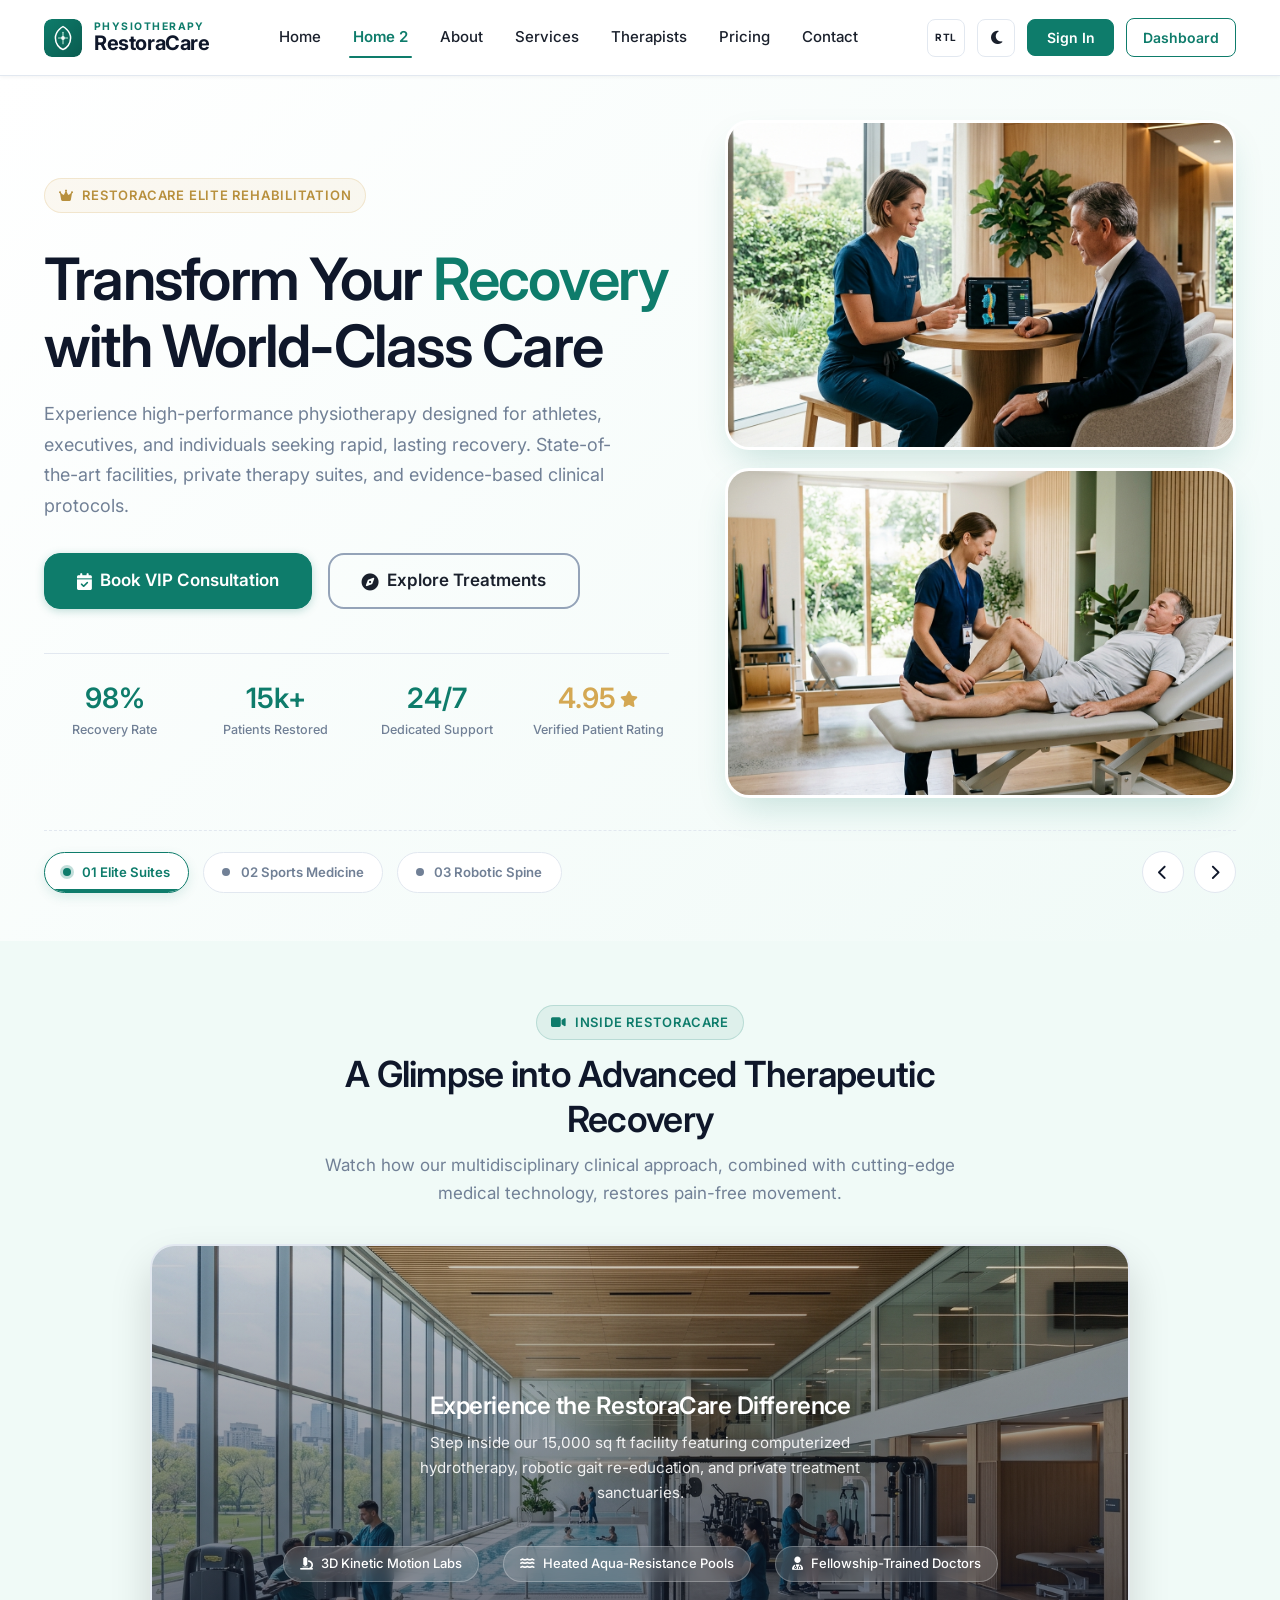
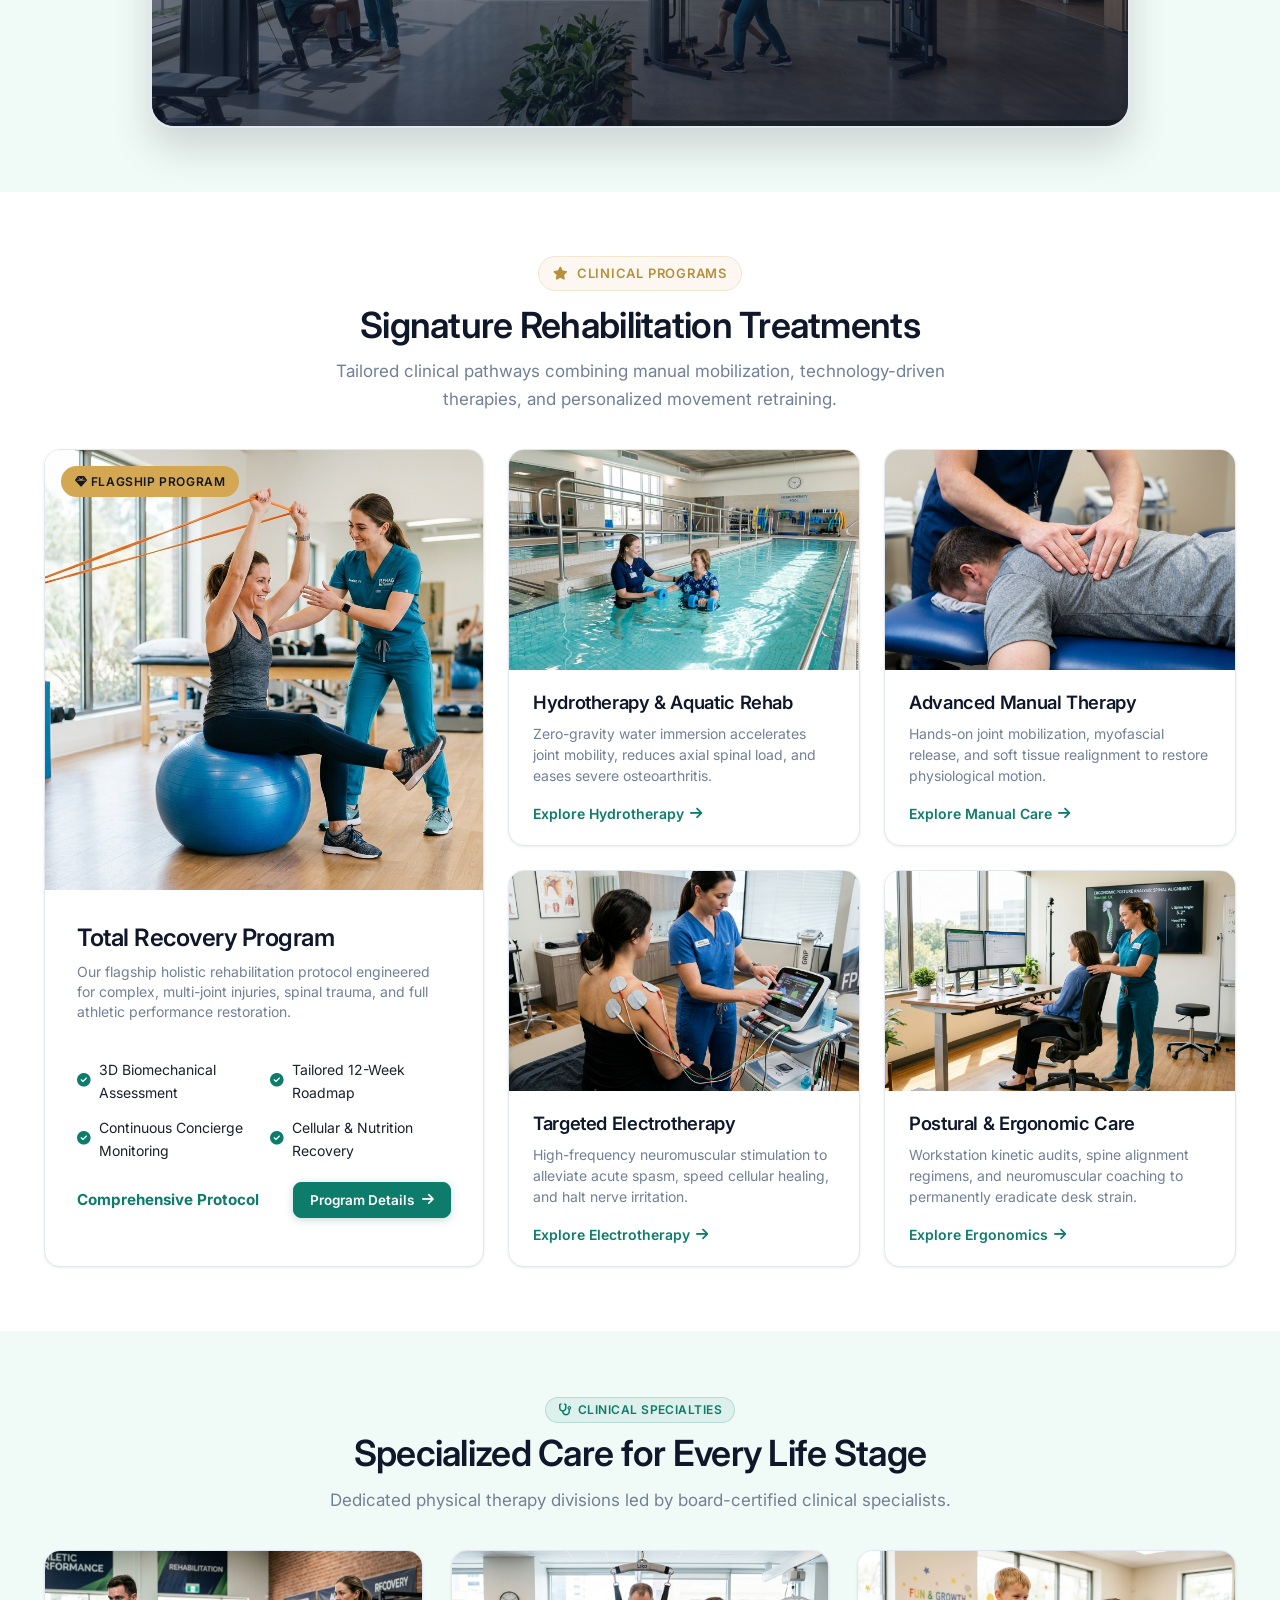
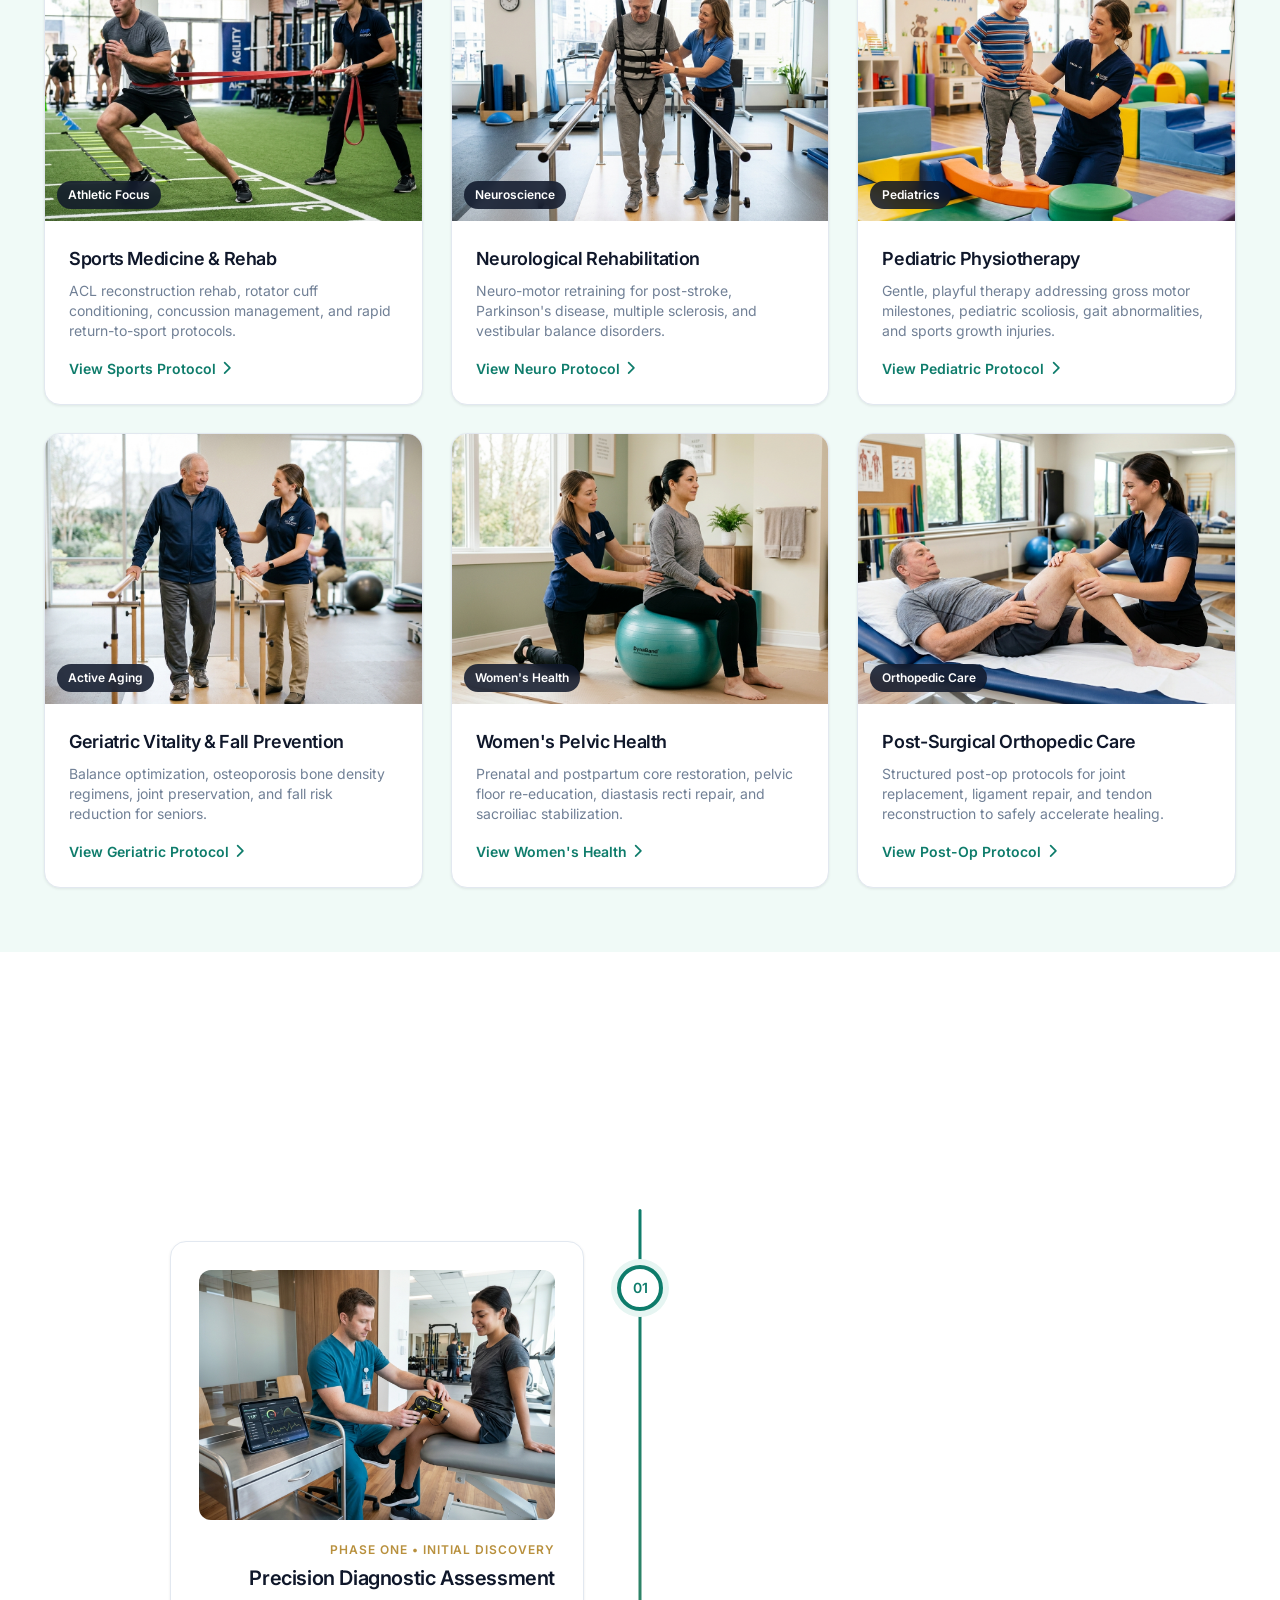
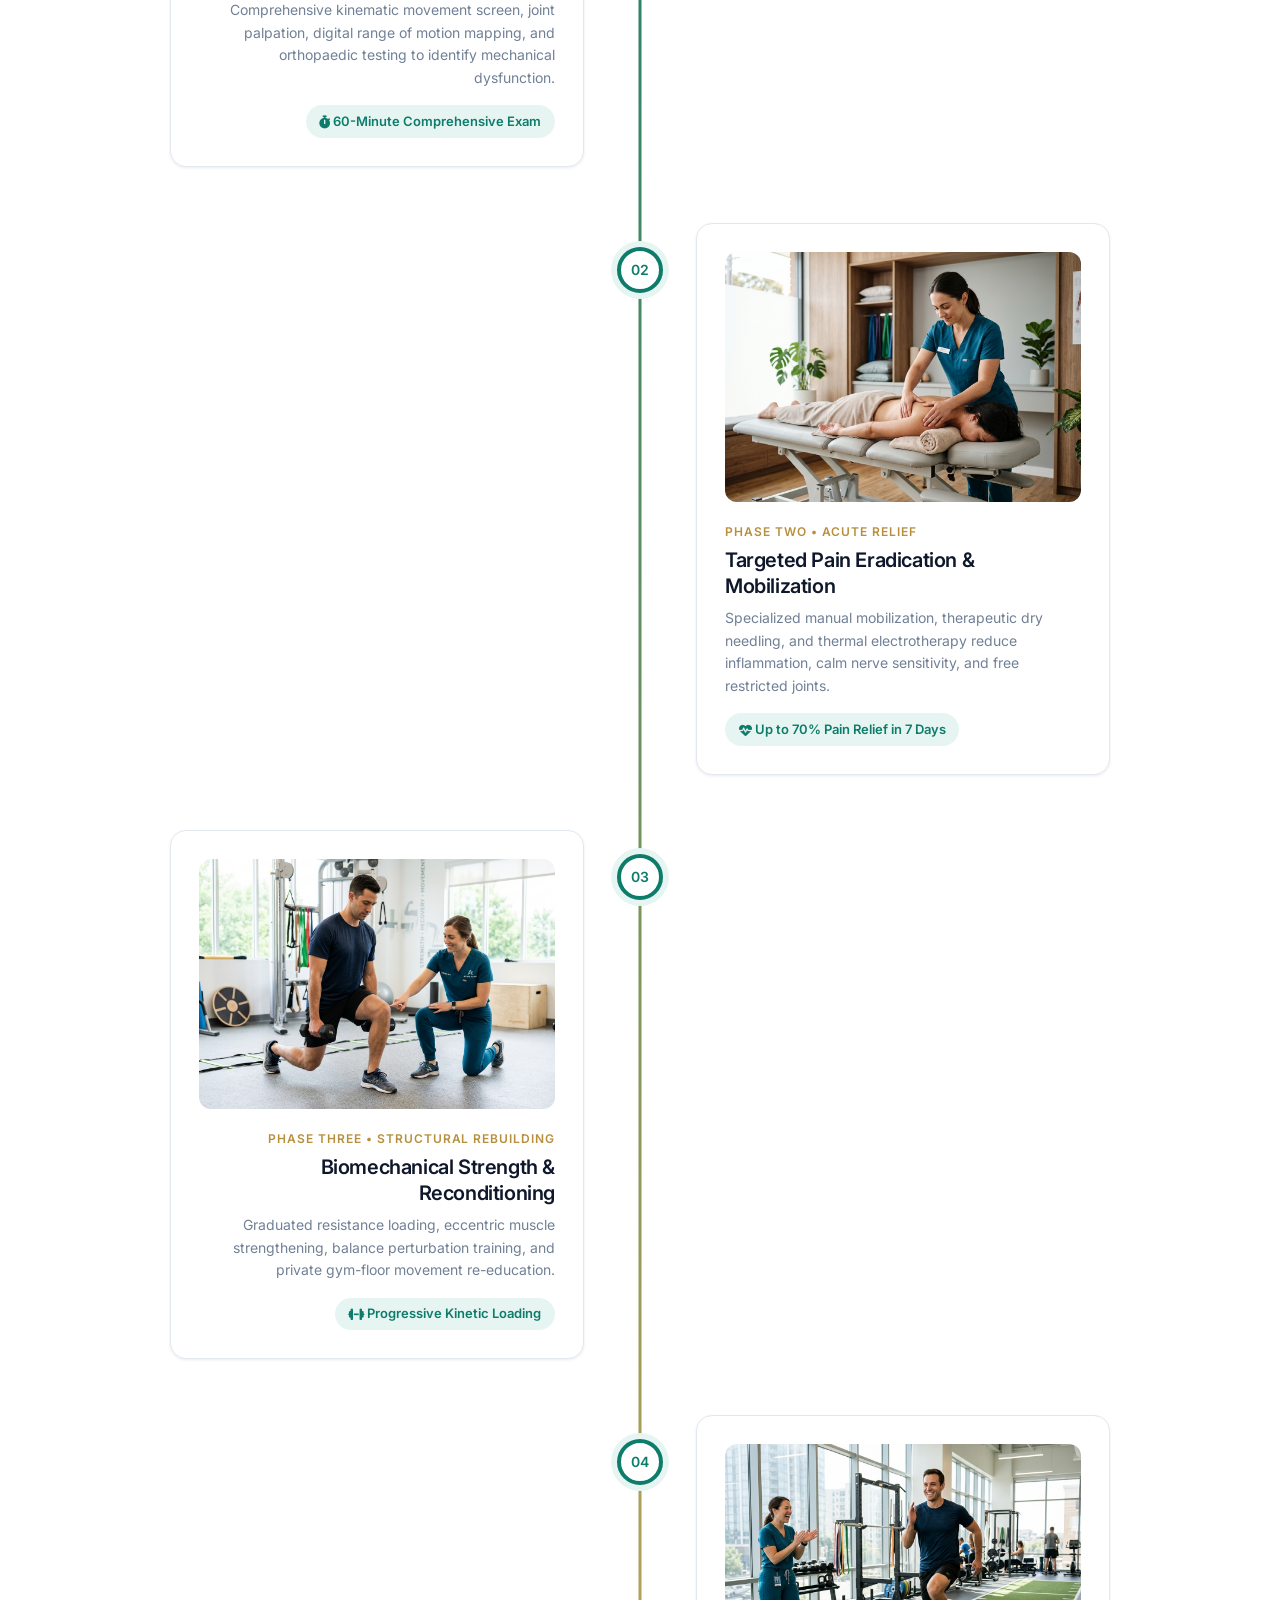
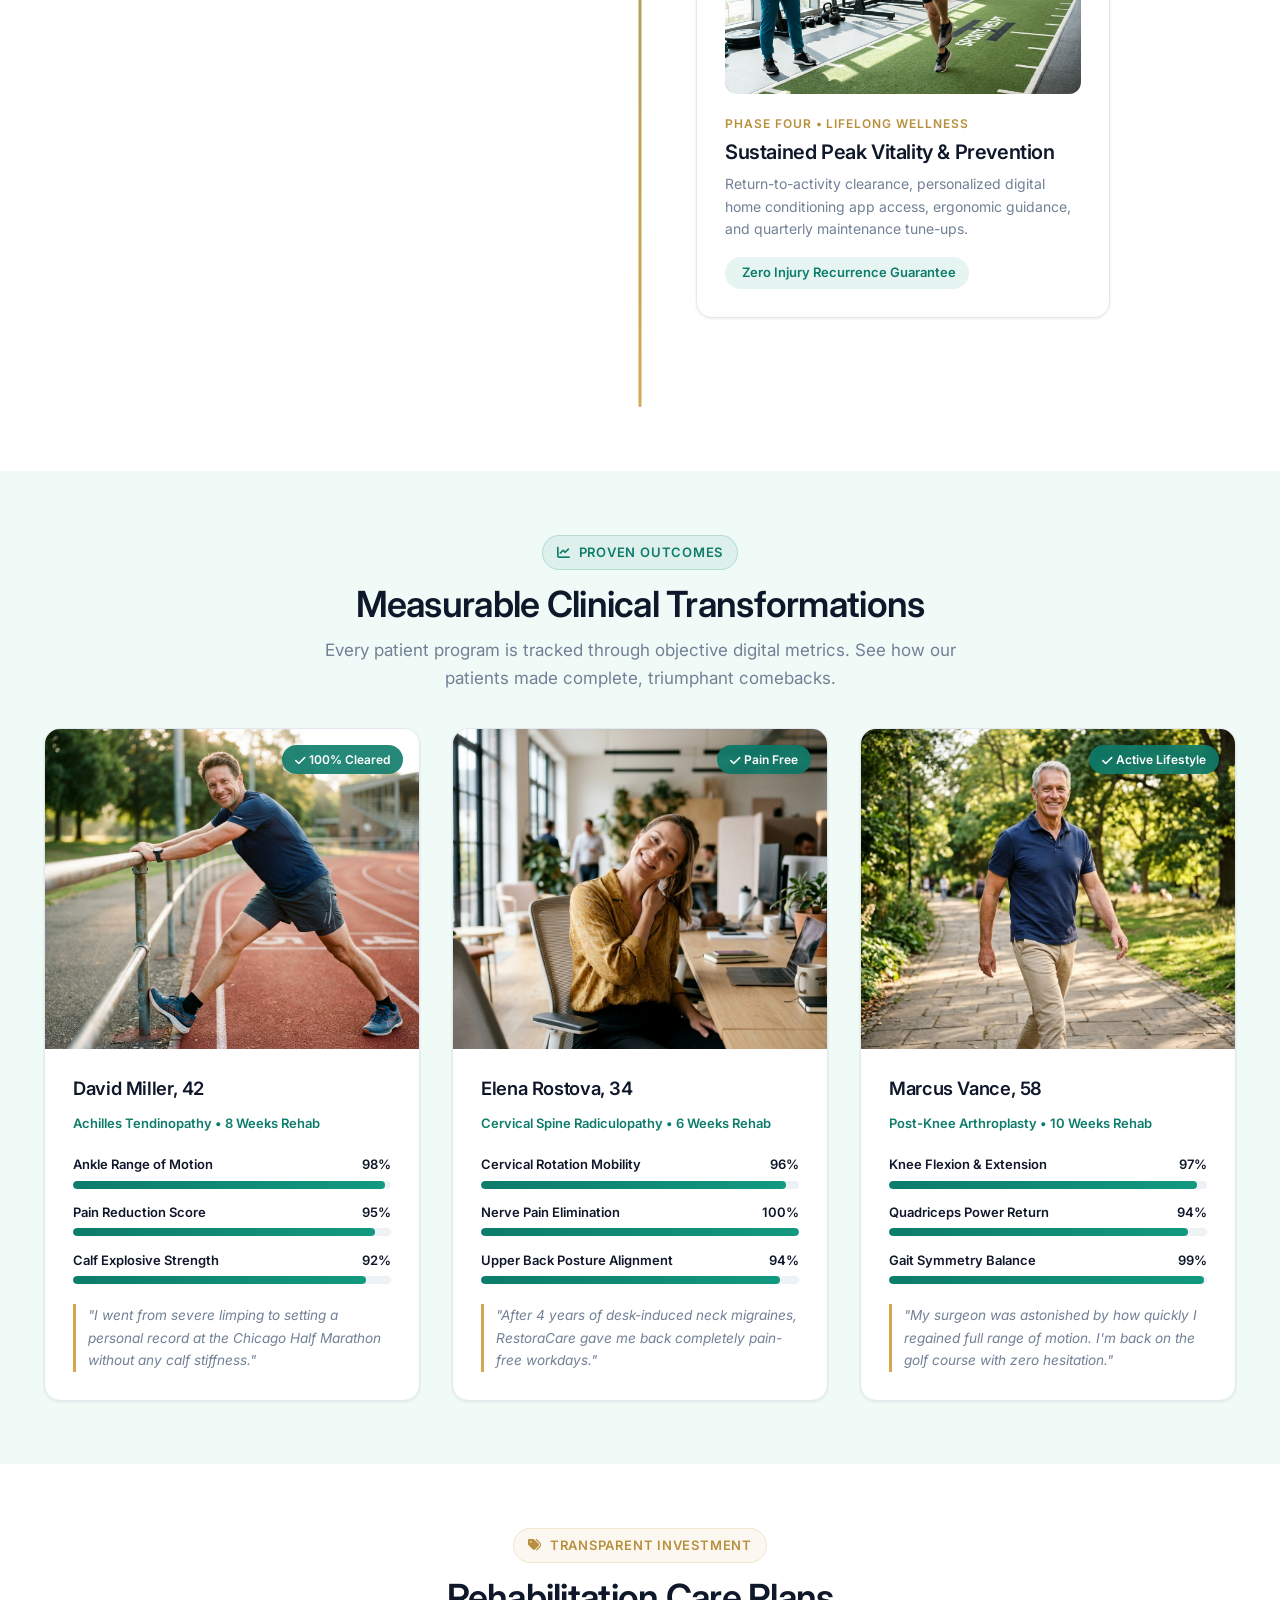
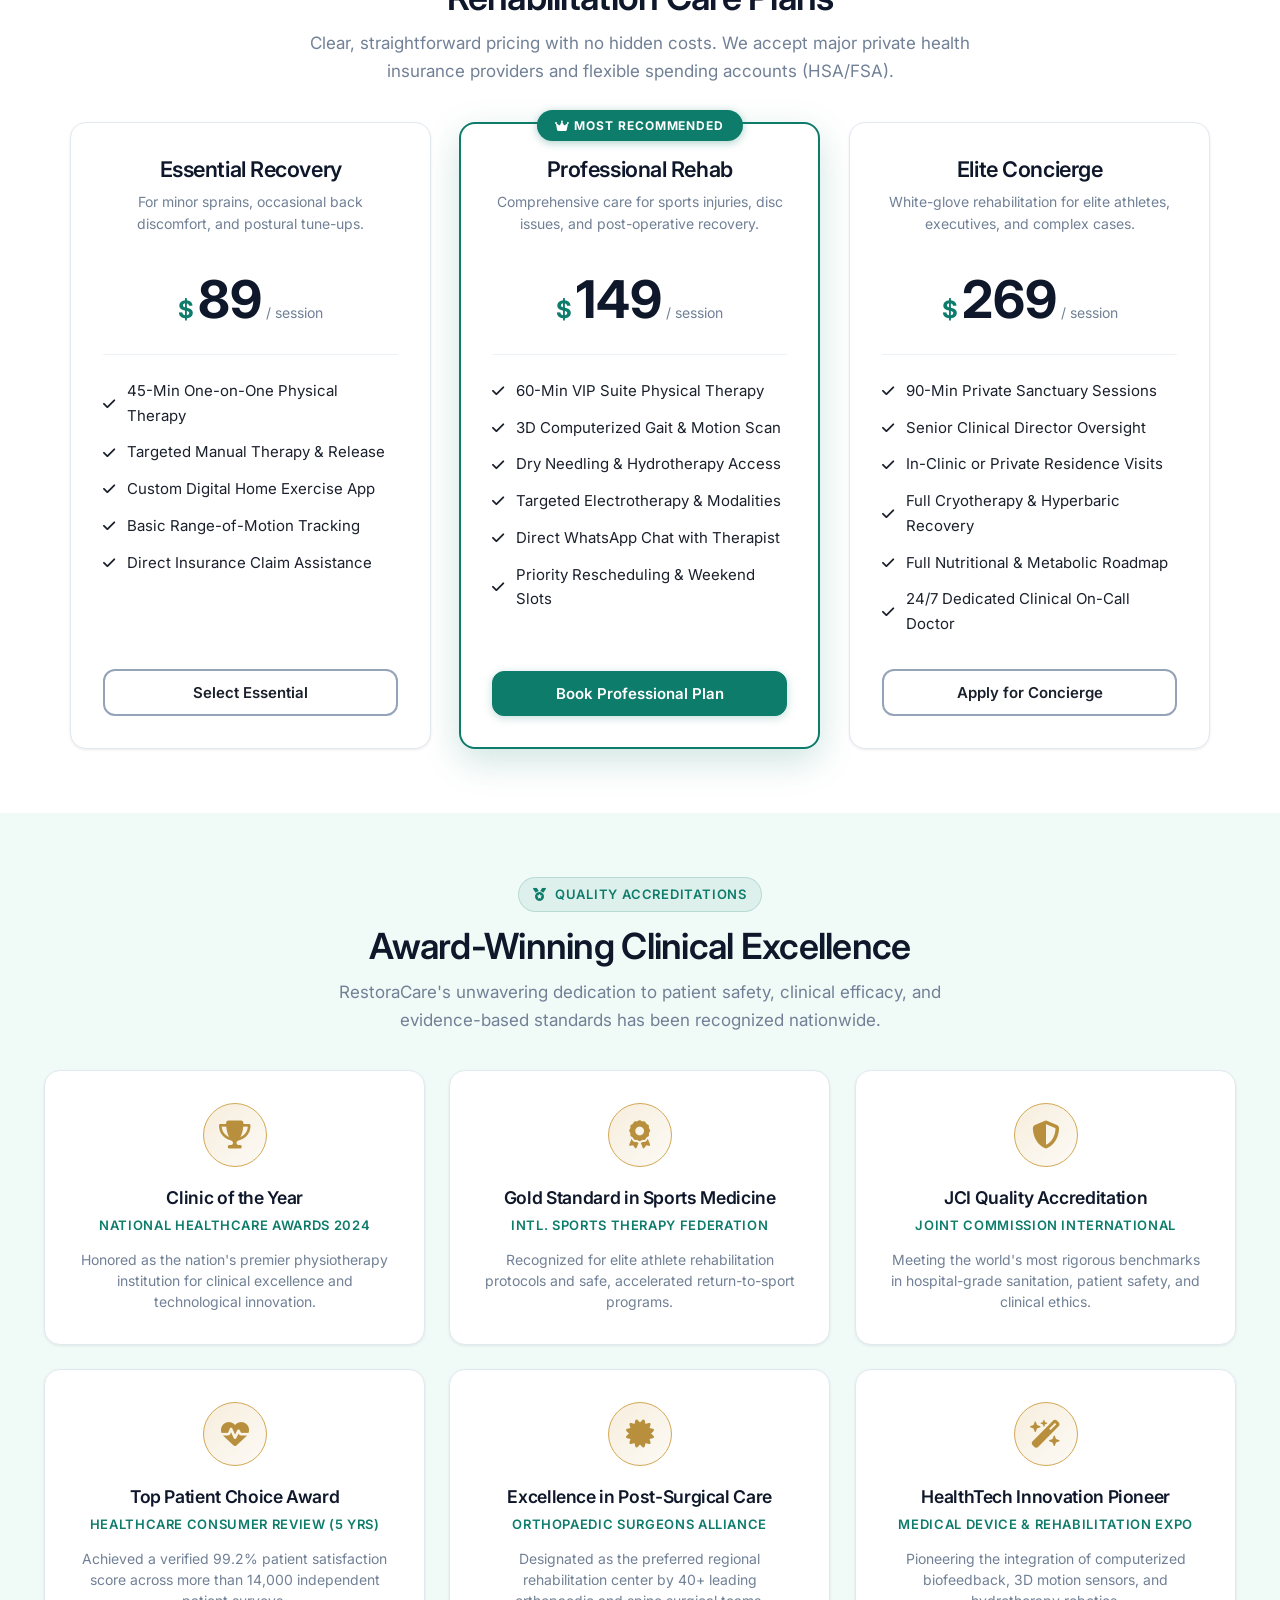
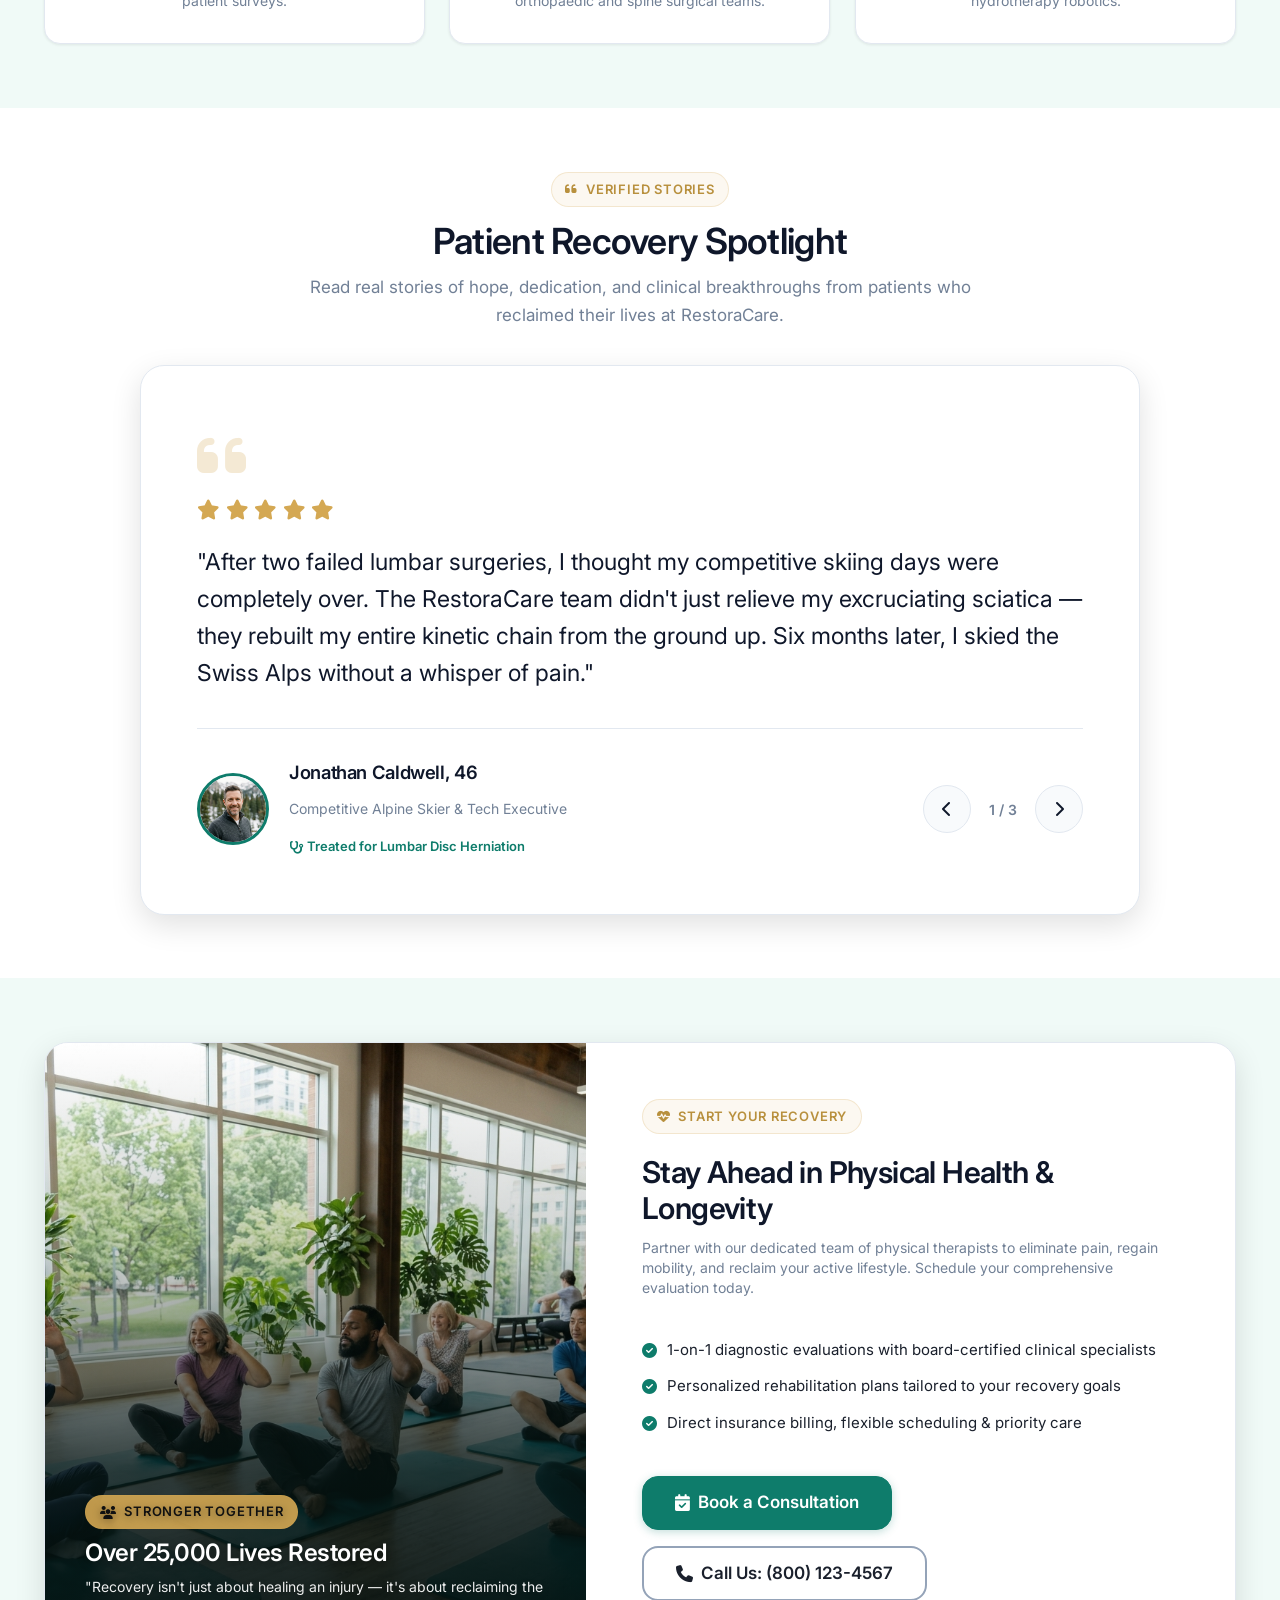
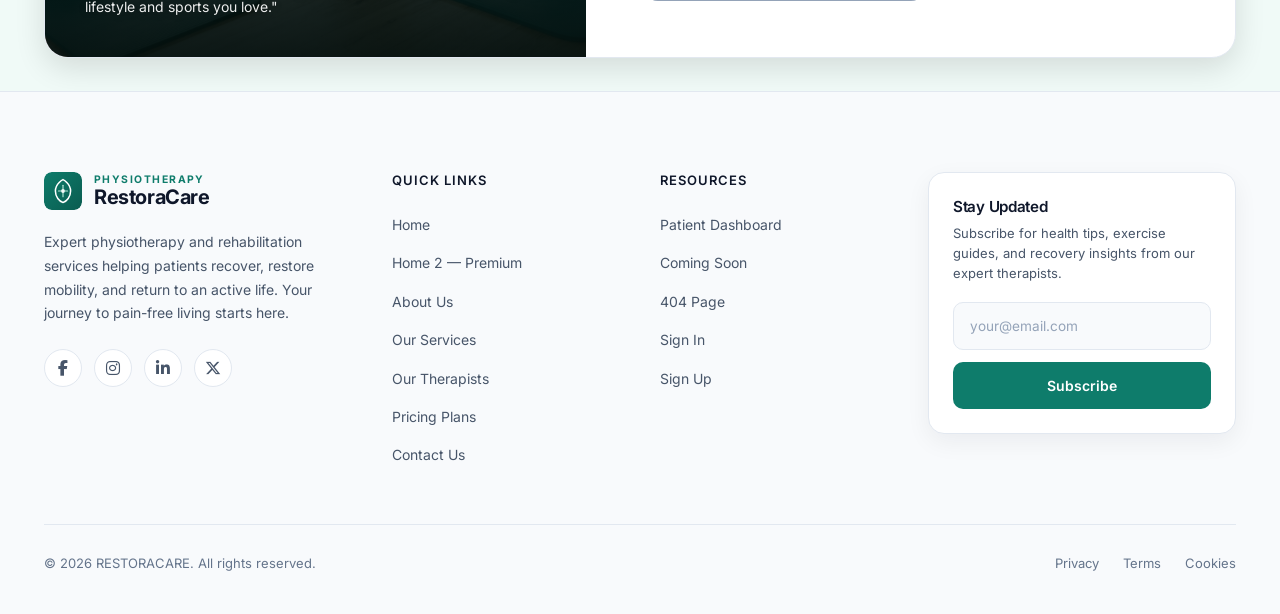
<file: home2.html>
<!DOCTYPE html>
<html lang="en" dir="ltr" id="root-html">

<head>
    <meta charset="UTF-8">
    <meta name="viewport" content="width=device-width, initial-scale=1.0">
    <title>Home 2 — Premium | RestoraCare Physiotherapy</title>
    <meta name="description"
        content="Premium physiotherapy experience at RestoraCare — personalized rehabilitation programs for complete recovery.">
    <link rel="icon" href="favicon.svg" type="image/svg+xml">
    <link rel="preconnect" href="https://fonts.googleapis.com">
    <link rel="preconnect" href="https://fonts.gstatic.com" crossorigin>
    <link href="https://fonts.googleapis.com/css2?family=Inter:wght@400;500;600;700&display=swap" rel="stylesheet">
    <link rel="stylesheet" href="https://cdnjs.cloudflare.com/ajax/libs/font-awesome/6.5.1/css/all.min.css">
    <link rel="stylesheet" href="style.css?v=51">
    <script>(function () { try { if (localStorage.getItem('rc-dark') === '1') { document.documentElement.classList.add('dark') } if (localStorage.getItem('rc-rtl') === '1') { document.documentElement.setAttribute('dir', 'rtl') } } catch (e) { } })();</script>
    <style>
        /* ===================================================
           NAVBAR CONTRAST & DARK MODE STYLES
           =================================================== */
        html.dark .navbar,
        .navbar.dark {
            background-color: rgba(17, 24, 39, 0.96) !important;
            border-bottom: 1px solid var(--border) !important;
            box-shadow: 0 1px 4px rgba(0, 0, 0, 0.3) !important;
        }

        html.dark .navbar.scrolled,
        .navbar.dark.scrolled {
            background-color: rgba(17, 24, 39, 0.92) !important;
        }

        html.dark .navbar .brand-bottom,
        .navbar.dark .brand-bottom {
            color: #FFFFFF !important;
        }

        html.dark .navbar .nav-link,
        .navbar.dark .nav-link {
            color: #F8FAFC !important;
        }

        html.dark .navbar .nav-link:hover,
        html.dark .navbar .nav-link.active,
        .navbar.dark .nav-link:hover,
        .navbar.dark .nav-link.active {
            color: var(--primary-light) !important;
        }

        html.dark .navbar .nav-link::after,
        .navbar.dark .nav-link::after {
            background-color: var(--primary-light) !important;
        }

        html.dark .btn-nav-dashboard,
        .navbar.dark .btn-nav-dashboard {
            color: var(--primary-light) !important;
            border-color: var(--primary-light) !important;
        }

        /* ===================================================
           HOME 2 — PREMIUM EXCLUSIVE STYLES
           =================================================== */

        /* 1. Hero Split Section & 3-Slide Carousel */
        .hero-premium {
            min-height: calc(100vh - 76px);
            display: flex;
            align-items: center;
            background: linear-gradient(135deg, var(--bg) 0%, var(--bg-alt) 100%);
            position: relative;
            overflow: hidden;
            padding: 2.75rem 0 3rem;
        }

        .hero-slider-wrapper {
            position: relative;
            width: 100%;
        }

        .hero-premium .hero-slider-track {
            position: relative;
            width: 100%;
        }

        .hero-premium .hero-slide {
            position: relative !important;
            inset: auto !important;
            display: none !important;
            width: 100% !important;
            opacity: 0;
            transform: translateY(10px);
            transition: opacity 0.5s ease, transform 0.5s ease;
        }

        .hero-premium .hero-slide.active {
            display: block !important;
            opacity: 1 !important;
            visibility: visible !important;
            pointer-events: auto !important;
            transform: translateY(0);
            z-index: 2;
        }

        .hero-split-grid {
            display: grid;
            grid-template-columns: 1.1fr 0.9fr;
            gap: 3.5rem;
            align-items: center;
        }

        .hero-content {
            z-index: 2;
        }

        .hero-title-premium {
            font-size: clamp(2.35rem, 4.8vw, 3.65rem);
            font-weight: 600;
            line-height: 1.15;
            letter-spacing: -0.03em;
            color: var(--heading);
            margin: 1.25rem 0 1.25rem;
        }

        .hero-title-premium .highlight {
            color: var(--primary);
            position: relative;
            display: inline-block;
        }

        .hero-lead-text {
            font-size: 1.125rem;
            line-height: 1.7;
            color: var(--text-muted);
            margin-bottom: 2rem;
            max-width: 580px;
        }

        .hero-cta-group {
            display: flex;
            flex-wrap: wrap;
            gap: 1rem;
            margin-bottom: 2.75rem;
        }

        .hero-stat-badges {
            display: grid;
            grid-template-columns: repeat(4, 1fr);
            gap: 1.25rem;
            padding-top: 1.75rem;
            border-top: 1px solid var(--border);
        }

        .stat-badge-item {
            display: flex;
            flex-direction: column;
            align-items: center;
            text-align: center;
        }

        .stat-badge-num {
            font-size: 1.75rem;
            font-weight: 600;
            color: var(--primary);
            line-height: 1.2;
            display: flex;
            align-items: center;
            justify-content: center;
            gap: 4px;
            width: 100%;
            text-align: center;
        }

        .stat-badge-label {
            font-size: 0.785rem;
            color: var(--text-muted);
            font-weight: 500;
            margin-top: 0.25rem;
            text-align: center;
            width: 100%;
        }

        /* Right Column: Split Layout Visual */
        .hero-image-wrap {
            position: relative;
            z-index: 1;
        }

        .hero-split-stack {
            display: flex;
            flex-direction: column;
            gap: 1.15rem;
            position: relative;
            width: 100%;
        }

        .hero-split-card {
            position: relative;
            border-radius: var(--radius-xl);
            overflow: hidden;
            box-shadow: 0 16px 36px -10px rgba(14, 124, 107, 0.22);
            border: 3px solid var(--bg-card);
            background: var(--bg-card);
            height: 330px;
        }

        .hero-split-card img {
            width: 100%;
            height: 100%;
            object-fit: cover;
            display: block;
            transition: transform 0.6s cubic-bezier(0.16, 1, 0.3, 1);
        }

        .hero-split-card:hover img {
            transform: scale(1.04);
        }

        /* 5-Second Carousel Controls */
        .hero2-slider-controls {
            display: flex;
            align-items: center;
            justify-content: space-between;
            margin-top: 2rem;
            padding-top: 1.25rem;
            border-top: 1px dashed var(--border);
            position: relative;
            z-index: 5;
            width: 100%;
        }

        .hero2-slider-dots {
            display: flex;
            align-items: center;
            gap: 0.85rem;
        }

        .hero2-dot {
            display: inline-flex;
            align-items: center;
            gap: 0.65rem;
            padding: 0.55rem 1.15rem;
            border-radius: 9999px;
            background: var(--bg-card);
            border: 1px solid var(--border);
            color: var(--text-muted);
            font-size: 0.825rem;
            font-weight: 600;
            cursor: pointer;
            transition: all 0.25s ease;
            position: relative;
            overflow: hidden;
            height: auto !important;
            width: auto !important;
        }

        .hero2-dot:hover {
            border-color: var(--primary);
            color: var(--heading);
        }

        .hero2-dot.active {
            border-color: var(--primary);
            color: var(--primary);
            background: var(--bg-card);
            box-shadow: 0 4px 12px rgba(14, 124, 107, 0.12);
        }

        .hero2-dot-indicator {
            width: 8px;
            height: 8px;
            border-radius: 50%;
            background: var(--text-muted);
            transition: all 0.25s ease;
            display: inline-block;
        }

        .hero2-dot.active .hero2-dot-indicator {
            background: var(--primary);
            box-shadow: 0 0 0 3px rgba(14, 124, 107, 0.25);
        }

        .hero2-dot-progress {
            position: absolute;
            bottom: 0;
            left: 0;
            height: 3px;
            width: 0%;
            background: var(--primary);
            border-radius: 2px;
        }

        html[dir="rtl"] .hero2-dot-progress {
            left: auto;
            right: 0;
        }

        .hero2-dot.active .hero2-dot-progress {
            animation: hero2DotProgress 5s linear forwards;
        }

        @keyframes hero2DotProgress {
            0% { width: 0%; }
            100% { width: 100%; }
        }

        .hero2-slider-arrows {
            display: flex;
            align-items: center;
            gap: 0.65rem;
            position: static !important;
        }

        .hero2-arrow-btn {
            position: static !important;
            top: auto !important;
            left: auto !important;
            right: auto !important;
            transform: none !important;
            width: 42px;
            height: 42px;
            border-radius: 50%;
            border: 1px solid var(--border);
            background: var(--bg-card);
            color: var(--heading);
            display: inline-flex;
            align-items: center;
            justify-content: center;
            cursor: pointer;
            transition: all 0.25s ease;
            font-size: 0.95rem;
        }

        .hero2-arrow-btn:hover {
            background: var(--primary);
            color: #FFFFFF;
            border-color: var(--primary);
            transform: translateY(-2px) !important;
            box-shadow: var(--shadow-md);
        }

        .hero2-arrow-btn:focus-visible {
            outline: 2px solid var(--primary);
            outline-offset: 2px;
        }

        /* 2. Video Intro */
        .video-intro-box {
            position: relative;
            max-width: 980px;
            margin: 0 auto;
            border-radius: var(--radius-xl);
            overflow: hidden;
            box-shadow: 0 20px 40px rgba(0, 0, 0, 0.15);
            border: 2px solid var(--border);
        }

        .video-intro-box img {
            width: 100%;
            height: 480px;
            object-fit: cover;
            display: block;
        }

        .video-overlay {
            position: absolute;
            inset: 0;
            background: linear-gradient(180deg, rgba(15, 23, 42, 0.2) 0%, rgba(15, 23, 42, 0.75) 100%);
            display: flex;
            flex-direction: column;
            align-items: center;
            justify-content: center;
            padding: 2rem;
            text-align: center;
        }

        .video-play-btn {
            width: 84px;
            height: 84px;
            border-radius: 50%;
            background: var(--primary);
            color: #FFFFFF;
            display: flex;
            align-items: center;
            justify-content: center;
            font-size: 1.8rem;
            box-shadow: 0 0 0 14px rgba(14, 124, 107, 0.35);
            transition: all 0.3s ease;
            cursor: pointer;
            margin-bottom: 1.5rem;
            padding-left: 6px;
        }

        .video-play-btn:hover {
            transform: scale(1.1);
            background: var(--primary-light);
            box-shadow: 0 0 0 20px rgba(14, 124, 107, 0.45);
        }

        .video-features-row {
            display: flex;
            flex-wrap: wrap;
            justify-content: center;
            gap: 1.5rem;
            margin-top: 1.5rem;
        }

        .video-feature-tag {
            background: rgba(255, 255, 255, 0.15);
            backdrop-filter: blur(8px);
            border: 1px solid rgba(255, 255, 255, 0.25);
            color: #FFFFFF;
            padding: 0.4rem 1rem;
            border-radius: var(--radius-full);
            font-size: 0.8125rem;
            font-weight: 500;
            display: inline-flex;
            align-items: center;
            gap: 0.5rem;
        }

        /* 3. Signature Treatments (Bento Grid) */
        .bento-grid {
            display: grid;
            grid-template-columns: 1.25fr 1fr 1fr;
            grid-template-rows: auto auto;
            gap: 1.5rem;
        }

        .bento-card-main {
            grid-column: 1 / 2;
            grid-row: 1 / 3;
            background: var(--bg-card);
            border: 1px solid var(--border);
            border-radius: var(--radius-lg);
            overflow: hidden;
            display: flex;
            flex-direction: column;
            box-shadow: var(--shadow);
            transition: transform 0.4s cubic-bezier(0.22, 1, 0.36, 1), box-shadow 0.35s ease, border-color 0.35s ease;
        }

        .bento-card-main:hover {
            transform: translateY(-9px);
            box-shadow: 0 28px 56px -12px rgba(15, 23, 42, 0.28), 0 0 0 1.5px var(--primary);
            border-color: var(--primary);
        }

        .bento-main-img-wrap {
            position: relative;
            height: 440px;
            overflow: hidden;
        }

        .bento-main-img-wrap img {
            width: 100%;
            height: 100%;
            object-fit: cover;
            transition: transform 0.6s cubic-bezier(0.22, 1, 0.36, 1);
        }

        .bento-card-main:hover .bento-main-img-wrap img {
            transform: scale(1.08);
        }

        .bento-badge-highlight {
            position: absolute;
            top: 1rem;
            left: 1rem;
            background: var(--secondary);
            color: #111827;
            font-size: 0.75rem;
            font-weight: 600;
            padding: 0.35rem 0.85rem;
            border-radius: var(--radius-full);
            text-transform: uppercase;
            letter-spacing: 0.05em;
            transition: transform 0.35s ease, box-shadow 0.35s ease;
        }

        .bento-card-main:hover .bento-badge-highlight {
            transform: scale(1.08) translateY(-2px);
            box-shadow: 0 6px 18px rgba(212, 168, 83, 0.45);
        }

        .bento-main-content {
            padding: 2rem;
            display: flex;
            flex-direction: column;
            flex-grow: 1;
        }

        .bento-features-list {
            margin: 1.25rem 0;
            display: grid;
            grid-template-columns: 1fr 1fr;
            gap: 0.75rem;
            list-style: none;
            padding: 0;
        }

        .bento-features-list li {
            font-size: 0.875rem;
            color: var(--text);
            display: flex;
            align-items: center;
            gap: 0.5rem;
        }

        .bento-features-list li i {
            color: var(--primary);
            font-size: 0.85rem;
        }

        .bento-main-footer {
            display: flex;
            align-items: center;
            justify-content: space-between;
            gap: 1rem;
            flex-wrap: wrap;
        }

        .bento-protocol-badge {
            font-size: 0.95rem;
            font-weight: 700;
            color: var(--primary);
            white-space: nowrap;
        }

        html.dark .bento-protocol-badge {
            color: #2DD4BF !important;
        }

        .bento-subcard {
            background: var(--bg-card);
            border: 1px solid var(--border);
            border-radius: var(--radius-lg);
            overflow: hidden;
            box-shadow: var(--shadow);
            transition: transform 0.4s cubic-bezier(0.22, 1, 0.36, 1), box-shadow 0.35s ease, border-color 0.35s ease;
            display: flex;
            flex-direction: column;
        }

        .bento-subcard:hover {
            transform: translateY(-8px) scale(1.015);
            box-shadow: 0 20px 42px -10px rgba(18, 153, 127, 0.24);
            border-color: var(--primary-light);
        }

        .bento-subcard-img {
            height: 220px;
            overflow: hidden;
            position: relative;
        }

        .bento-subcard-img img {
            width: 100%;
            height: 100%;
            object-fit: cover;
            transition: transform 0.6s cubic-bezier(0.22, 1, 0.36, 1);
        }

        .bento-subcard:hover .bento-subcard-img img {
            transform: scale(1.1);
        }

        .bento-subcard-body {
            padding: 1.25rem 1.5rem;
            display: flex;
            flex-direction: column;
            flex-grow: 1;
        }

        .bento-subcard-title {
            font-size: 1.15rem;
            font-weight: 600;
            color: var(--heading);
            margin-bottom: 0.5rem;
            transition: color 0.3s ease;
        }

        .bento-subcard:hover .bento-subcard-title {
            color: var(--primary);
        }

        .bento-subcard-desc {
            font-size: 0.875rem;
            color: var(--text-muted);
            line-height: 1.5;
            margin-bottom: 1rem;
        }

        .bento-subcard-link {
            margin-top: auto;
            color: var(--primary);
            font-weight: 600;
            font-size: 0.875rem;
            display: inline-flex;
            align-items: center;
            gap: 0.4rem;
            text-decoration: none;
            transition: color 0.3s ease, gap 0.3s ease;
        }

        .bento-subcard-link:hover {
            color: var(--primary-light);
            gap: 0.75rem;
        }

        /* 4. Expertise Showcase Grid Layout (Side Scroll Removed) */
        .showcase-scroll-wrapper {
            position: relative;
            margin-top: 1.5rem;
        }

        .showcase-scroll-container {
            display: grid;
            grid-template-columns: repeat(3, 1fr);
            gap: 1.75rem;
            padding: 0;
            overflow-x: visible;
        }

        @media (max-width: 1024px) {
            .showcase-scroll-container {
                grid-template-columns: repeat(2, 1fr);
            }
        }

        @media (max-width: 640px) {
            .showcase-scroll-container {
                grid-template-columns: 1fr;
            }
        }

        .showcase-card {
            width: 100%;
            background: var(--bg-card);
            border: 1px solid var(--border);
            border-radius: var(--radius-lg);
            overflow: hidden;
            box-shadow: var(--shadow);
            transition: transform 0.4s cubic-bezier(0.22, 1, 0.36, 1), box-shadow 0.35s ease, border-color 0.35s ease;
            display: flex;
            flex-direction: column;
        }

        .showcase-card:hover {
            transform: translateY(-8px) scale(1.015);
            box-shadow: 0 24px 48px -10px rgba(15, 23, 42, 0.26);
            border-color: var(--primary-light);
        }

        .showcase-card-img {
            height: 270px;
            overflow: hidden;
            position: relative;
        }

        .showcase-card-img img {
            width: 100%;
            height: 100%;
            object-fit: cover;
            transition: transform 0.6s cubic-bezier(0.22, 1, 0.36, 1);
        }

        .showcase-card:hover .showcase-card-img img {
            transform: scale(1.12);
            filter: saturate(1.08);
        }

        .showcase-tag {
            position: absolute;
            bottom: 0.75rem;
            left: 0.75rem;
            background: rgba(15, 23, 42, 0.85);
            backdrop-filter: blur(4px);
            color: #FFFFFF;
            font-size: 0.75rem;
            font-weight: 600;
            padding: 0.25rem 0.7rem;
            border-radius: var(--radius-full);
            transition: all 0.35s ease;
        }

        .showcase-card:hover .showcase-tag {
            background: var(--primary);
            transform: translateY(-3px) scale(1.05);
            box-shadow: 0 6px 16px rgba(0, 0, 0, 0.35);
        }

        .showcase-card-body {
            padding: 1.5rem;
            display: flex;
            flex-direction: column;
            flex-grow: 1;
        }

        .showcase-controls {
            display: flex;
            justify-content: flex-end;
            gap: 0.75rem;
            margin-bottom: 1rem;
        }

        .showcase-nav-btn {
            width: 44px;
            height: 44px;
            border-radius: 50%;
            border: 1px solid var(--border);
            background: var(--bg-card);
            color: var(--heading);
            display: flex;
            align-items: center;
            justify-content: center;
            cursor: pointer;
            transition: all 0.2s ease;
        }

        .showcase-nav-btn:hover {
            background: var(--primary);
            color: #FFFFFF;
            border-color: var(--primary);
        }

        /* 5. Recovery Timeline (Vertical Alternating) */
        .timeline-vertical {
            position: relative;
            max-width: 940px;
            margin: 2rem auto 0;
            padding: 2rem 0;
        }

        .timeline-vertical::before {
            content: '';
            position: absolute;
            top: 0;
            bottom: 0;
            left: 50%;
            width: 3px;
            background: linear-gradient(180deg, var(--primary) 0%, var(--secondary) 100%);
            transform: translateX(-50%);
            border-radius: 3px;
        }

        .timeline-milestone {
            position: relative;
            margin-bottom: 3.5rem;
            width: 50%;
        }

        .timeline-milestone:nth-child(odd) {
            left: 0;
            padding-right: 3.5rem;
            text-align: right;
        }

        .timeline-milestone:nth-child(even) {
            left: 50%;
            padding-left: 3.5rem;
            text-align: left;
        }

        .timeline-node {
            position: absolute;
            top: 1.5rem;
            width: 46px;
            height: 46px;
            border-radius: 50%;
            background: var(--bg-card);
            border: 4px solid var(--primary);
            box-shadow: 0 0 0 6px var(--primary-50);
            display: flex;
            align-items: center;
            justify-content: center;
            font-weight: 600;
            font-size: 0.875rem;
            color: var(--primary);
            z-index: 2;
        }

        html.dark .timeline-node {
            box-shadow: 0 0 0 6px rgba(18, 153, 127, 0.25);
        }

        .timeline-milestone:nth-child(odd) .timeline-node {
            right: -23px;
        }

        .timeline-milestone:nth-child(even) .timeline-node {
            left: -23px;
        }

        .timeline-milestone {
            transition: transform 0.4s ease;
        }

        .timeline-node {
            transition: transform 0.4s cubic-bezier(0.34, 1.56, 0.64, 1), background 0.35s ease, box-shadow 0.35s ease;
        }

        .timeline-card {
            background: var(--bg-card);
            border: 1px solid var(--border);
            border-radius: var(--radius-lg);
            padding: 1.75rem;
            box-shadow: var(--shadow);
            position: relative;
            transition: transform 0.4s cubic-bezier(0.22, 1, 0.36, 1), box-shadow 0.35s ease, border-color 0.35s ease;
        }

        .timeline-milestone:nth-child(odd) .timeline-card:hover {
            transform: translateX(10px) translateY(-5px);
            border-left: 4px solid var(--primary);
            box-shadow: 0 18px 38px -8px rgba(18, 153, 127, 0.24);
        }

        .timeline-milestone:nth-child(even) .timeline-card:hover {
            transform: translateX(-10px) translateY(-5px);
            border-right: 4px solid var(--primary);
            box-shadow: 0 18px 38px -8px rgba(18, 153, 127, 0.24);
        }

        .timeline-milestone:hover .timeline-node {
            transform: scale(1.22);
            background: var(--primary);
            color: #FFFFFF;
            box-shadow: 0 0 0 8px rgba(18, 153, 127, 0.3);
            border-color: #FFFFFF;
        }

        .timeline-img-wrap {
            height: 250px;
            border-radius: var(--radius);
            overflow: hidden;
            margin-bottom: 1.25rem;
        }

        .timeline-img-wrap img {
            width: 100%;
            height: 100%;
            object-fit: cover;
            transition: transform 0.6s cubic-bezier(0.22, 1, 0.36, 1);
        }

        .timeline-card:hover .timeline-img-wrap img {
            transform: scale(1.07);
        }

        .timeline-card:hover .timeline-metric {
            background: var(--primary);
            color: #FFFFFF;
            transform: scale(1.05);
            transition: all 0.3s ease;
        }

        .timeline-step-tag {
            font-size: 0.75rem;
            font-weight: 600;
            letter-spacing: 0.08em;
            text-transform: uppercase;
            color: var(--secondary-dark);
            margin-bottom: 0.35rem;
        }

        html.dark .timeline-step-tag {
            color: var(--secondary-light);
        }

        .timeline-title {
            font-size: 1.25rem;
            font-weight: 600;
            color: var(--heading);
            margin-bottom: 0.5rem;
        }

        .timeline-desc {
            font-size: 0.875rem;
            color: var(--text-muted);
            line-height: 1.6;
            margin-bottom: 1rem;
        }

        .timeline-metric {
            display: inline-block;
            background: var(--primary-50);
            color: var(--primary);
            font-size: 0.8125rem;
            font-weight: 600;
            padding: 0.35rem 0.85rem;
            border-radius: var(--radius-full);
        }

        html.dark .timeline-metric {
            background: rgba(18, 153, 127, 0.15);
            color: var(--primary-light);
        }

        /* 6. Client Results & Progress Bars */
        .results-grid {
            display: grid;
            grid-template-columns: repeat(3, 1fr);
            gap: 2rem;
            margin-top: 1.5rem;
        }

        .result-card {
            background: var(--bg-card);
            border: 1px solid var(--border);
            border-radius: var(--radius-lg);
            overflow: hidden;
            box-shadow: var(--shadow);
            transition: transform 0.4s cubic-bezier(0.22, 1, 0.36, 1), box-shadow 0.35s ease, border-color 0.35s ease;
            display: flex;
            flex-direction: column;
        }

        .result-card:hover {
            transform: translateY(-9px);
            border-color: var(--primary);
            box-shadow: 0 22px 45px -10px rgba(18, 153, 127, 0.28), 0 0 0 1px rgba(18, 153, 127, 0.25);
        }

        .result-img-box {
            position: relative;
            height: 320px;
            overflow: hidden;
        }

        .result-img-box img {
            width: 100%;
            height: 100%;
            object-fit: cover;
            object-position: center 20%;
            transition: transform 0.6s cubic-bezier(0.22, 1, 0.36, 1);
        }

        .result-card:hover .result-img-box img {
            transform: scale(1.09);
        }

        .result-badge {
            position: absolute;
            top: 1rem;
            right: 1rem;
            background: rgba(14, 124, 107, 0.9);
            color: #FFFFFF;
            font-size: 0.75rem;
            font-weight: 600;
            padding: 0.3rem 0.8rem;
            border-radius: var(--radius-full);
            backdrop-filter: blur(4px);
            transition: transform 0.35s ease, background 0.35s ease, box-shadow 0.35s ease;
        }

        .result-card:hover .result-badge {
            transform: scale(1.08) translateY(-2px);
            background: var(--primary);
            box-shadow: 0 6px 16px rgba(14, 124, 107, 0.5);
        }

        .result-body {
            padding: 1.75rem;
            display: flex;
            flex-direction: column;
            flex-grow: 1;
        }

        .result-patient-name {
            font-size: 1.15rem;
            font-weight: 600;
            color: var(--heading);
        }

        .result-condition {
            font-size: 0.8125rem;
            color: var(--primary);
            font-weight: 600;
            margin-bottom: 1.25rem;
        }

        .result-bars-wrap {
            margin-bottom: 1.25rem;
            display: flex;
            flex-direction: column;
            gap: 0.85rem;
        }

        .bar-label-group {
            display: flex;
            justify-content: space-between;
            font-size: 0.8125rem;
            font-weight: 600;
            color: var(--heading);
            margin-bottom: 0.3rem;
        }

        .progress-track {
            width: 100%;
            height: 8px;
            background: var(--border-light);
            border-radius: 4px;
            overflow: hidden;
        }

        .progress-fill {
            height: 100%;
            border-radius: 4px;
            background: linear-gradient(90deg, var(--primary) 0%, var(--primary-light) 100%);
            transition: width 1.2s ease-in-out, filter 0.35s ease;
        }

        .result-card:hover .progress-fill {
            filter: brightness(1.22) drop-shadow(0 0 6px rgba(18, 153, 127, 0.6));
        }

        .result-quote {
            margin-top: auto;
            font-style: italic;
            font-size: 0.85rem;
            color: var(--text-muted);
            border-left: 3px solid var(--secondary);
            padding-left: 0.75rem;
            transition: border-color 0.35s ease, color 0.35s ease, transform 0.35s ease;
        }

        .result-card:hover .result-quote {
            border-left-color: var(--primary);
            color: var(--heading);
            transform: translateX(3px);
        }

        /* 8. Awards & Recognition Grid */
        .awards-grid {
            display: grid;
            grid-template-columns: repeat(3, 1fr);
            gap: 1.5rem;
            margin-top: 2rem;
        }

        .award-card {
            background: var(--bg-card);
            border: 1px solid var(--border);
            border-radius: var(--radius-lg);
            padding: 2rem;
            display: flex;
            flex-direction: column;
            align-items: center;
            text-align: center;
            box-shadow: var(--shadow);
            position: relative;
            overflow: hidden;
            transition: transform 0.4s cubic-bezier(0.34, 1.56, 0.64, 1), box-shadow 0.35s ease, border-color 0.35s ease;
        }

        .award-card::before {
            content: '';
            position: absolute;
            top: 0;
            left: 0;
            right: 0;
            height: 3px;
            background: linear-gradient(90deg, transparent, var(--secondary), transparent);
            opacity: 0;
            transform: scaleX(0.4);
            transition: opacity 0.4s ease, transform 0.4s ease;
        }

        .award-card:hover {
            transform: translateY(-8px) scale(1.02);
            border-color: rgba(212, 168, 83, 0.65);
            box-shadow: 0 20px 40px -8px rgba(212, 168, 83, 0.3), 0 0 0 1px rgba(212, 168, 83, 0.25);
        }

        .award-card:hover::before {
            opacity: 1;
            transform: scaleX(1);
        }

        .award-icon-wrap {
            width: 64px;
            height: 64px;
            border-radius: 50%;
            background: linear-gradient(135deg, rgba(212, 168, 83, 0.2) 0%, rgba(212, 168, 83, 0.05) 100%);
            border: 1.5px solid var(--secondary);
            color: var(--secondary-dark);
            display: flex;
            align-items: center;
            justify-content: center;
            font-size: 1.75rem;
            margin-bottom: 1.25rem;
            transition: transform 0.4s cubic-bezier(0.34, 1.56, 0.64, 1), background 0.35s ease, box-shadow 0.35s ease;
        }

        html.dark .award-icon-wrap {
            color: var(--secondary-light);
        }

        .award-card:hover .award-icon-wrap {
            transform: scale(1.18) rotate(10deg);
            background: linear-gradient(135deg, rgba(212, 168, 83, 0.38) 0%, rgba(212, 168, 83, 0.15) 100%);
            box-shadow: 0 8px 22px rgba(212, 168, 83, 0.35);
        }

        .award-title {
            font-size: 1.1rem;
            font-weight: 600;
            color: var(--heading);
            margin-bottom: 0.35rem;
            transition: color 0.3s ease;
        }

        .award-card:hover .award-title {
            color: var(--secondary-dark);
        }

        html.dark .award-card:hover .award-title {
            color: var(--secondary-light);
        }

        .award-issuer {
            font-size: 0.8125rem;
            font-weight: 600;
            color: var(--primary);
            margin-bottom: 0.75rem;
            text-transform: uppercase;
            letter-spacing: 0.05em;
        }

        .award-desc {
            font-size: 0.875rem;
            color: var(--text-muted);
            line-height: 1.5;
        }

        /* 9. Newsletter / Community Split */
        .community-card {
            background: var(--bg-card);
            border: 1px solid var(--border);
            border-radius: var(--radius-xl);
            overflow: hidden;
            box-shadow: var(--shadow-lg);
            display: grid;
            grid-template-columns: 1fr 1.2fr;
        }

        .community-img-wrap {
            position: relative;
            height: 100%;
            min-height: 420px;
        }

        .community-img-wrap img {
            width: 100%;
            height: 100%;
            object-fit: cover;
            display: block;
        }

        .community-img-overlay {
            position: absolute;
            inset: 0;
            background: linear-gradient(180deg, rgba(0, 0, 0, 0) 0%, rgba(8, 25, 22, 0.2) 35%, rgba(6, 20, 18, 0.82) 70%, rgba(4, 15, 13, 0.96) 100%);
            display: flex;
            align-items: flex-end;
            padding: 2.5rem;
        }

        .community-img-text {
            color: #FFFFFF;
            position: relative;
            z-index: 2;
            text-shadow: 0 2px 8px rgba(0, 0, 0, 0.4);
        }

        .community-form-wrap {
            padding: 3.5rem;
            display: flex;
            flex-direction: column;
            align-items: flex-start;
            justify-content: center;
        }

        .community-checklist {
            list-style: none;
            padding: 0;
            margin: 1.5rem 0 2rem;
            display: flex;
            flex-direction: column;
            gap: 0.75rem;
        }

        .community-checklist li {
            font-size: 0.9375rem;
            color: var(--text);
            display: flex;
            align-items: center;
            gap: 0.65rem;
        }

        .community-checklist li i {
            color: var(--primary);
        }

        .community-cta-group {
            display: flex;
            gap: 1rem;
            flex-wrap: wrap;
            margin-top: 0.5rem;
        }

        /* 10. Testimonials Spotlight */
        .spotlight-card {
            background: var(--bg-card);
            border: 1px solid var(--border);
            border-radius: var(--radius-xl);
            padding: 3.5rem;
            box-shadow: var(--shadow-lg);
            position: relative;
            max-width: 1000px;
            margin: 0 auto;
        }

        .spotlight-quote-icon {
            font-size: 3.5rem;
            color: rgba(212, 168, 83, 0.25);
            line-height: 1;
            margin-bottom: 1rem;
        }

        .spotlight-stars {
            color: var(--secondary);
            font-size: 1.25rem;
            margin-bottom: 1.5rem;
            display: flex;
            gap: 0.35rem;
        }

        .spotlight-quote-text {
            font-size: 1.45rem;
            line-height: 1.6;
            color: var(--heading);
            font-weight: 500;
            margin-bottom: 2.25rem;
            transition: opacity 0.3s ease;
            min-height: calc(1.45rem * 1.6 * 4);
        }

        .spotlight-author-row {
            display: flex;
            align-items: center;
            justify-content: space-between;
            border-top: 1px solid var(--border);
            padding-top: 2rem;
        }

        .spotlight-author-info {
            display: flex;
            align-items: center;
            gap: 1.25rem;
        }

        .spotlight-author-img {
            width: 72px;
            height: 72px;
            border-radius: 50%;
            object-fit: cover;
            border: 3px solid var(--primary);
        }

        .spotlight-author-name {
            font-size: 1.15rem;
            font-weight: 600;
            color: var(--heading);
        }

        .spotlight-author-role {
            font-size: 0.875rem;
            color: var(--text-muted);
        }

        .spotlight-treatment-tag {
            font-size: 0.8125rem;
            color: var(--primary);
            font-weight: 600;
            margin-top: 0.2rem;
        }

        .spotlight-nav {
            display: flex;
            align-items: center;
            gap: 0.75rem;
        }

        .spotlight-btn {
            width: 48px;
            height: 48px;
            border-radius: 50%;
            border: 1px solid var(--border);
            background: var(--bg-surface);
            color: var(--heading);
            display: flex;
            align-items: center;
            justify-content: center;
            cursor: pointer;
            transition: all 0.2s ease;
        }

        .spotlight-btn:hover {
            background: var(--primary);
            color: #FFFFFF;
            border-color: var(--primary);
        }

        /* 11. Contact Preview Split */
        .contact-preview-grid {
            display: grid;
            grid-template-columns: 1fr 1.15fr;
            gap: 2.5rem;
            background: var(--bg-card);
            border: 1px solid var(--border);
            border-radius: var(--radius-xl);
            overflow: hidden;
            box-shadow: var(--shadow-lg);
        }

        .contact-map-col {
            position: relative;
            min-height: 480px;
        }

        .contact-map-col img {
            width: 100%;
            height: 100%;
            object-fit: cover;
            display: block;
        }

        .contact-map-overlay {
            position: absolute;
            bottom: 2rem;
            left: 2rem;
            right: 2rem;
            background: rgba(255, 255, 255, 0.94);
            backdrop-filter: blur(12px);
            border: 1px solid rgba(255, 255, 255, 0.6);
            border-radius: var(--radius-lg);
            padding: 1.5rem;
            box-shadow: var(--shadow-lg);
        }

        html.dark .contact-map-overlay {
            background: rgba(31, 41, 55, 0.94);
            border-color: rgba(55, 65, 81, 0.8);
        }

        .contact-info-badge {
            display: flex;
            align-items: center;
            gap: 0.75rem;
            margin-bottom: 0.75rem;
            font-size: 0.875rem;
            color: var(--text);
        }

        .contact-info-badge i {
            color: var(--primary);
            font-size: 1rem;
            width: 20px;
            text-align: center;
        }

        .contact-form-col {
            padding: 3rem 3rem 3rem 1.5rem;
            display: flex;
            flex-direction: column;
            align-items: flex-start;
            justify-content: center;
        }

        .contact-form-grid {
            display: grid;
            grid-template-columns: 1fr 1fr;
            gap: 1.25rem;
            margin-top: 1.5rem;
        }

        .contact-form-full {
            grid-column: 1 / 3;
        }

        .form-group-custom label {
            display: block;
            font-size: 0.8125rem;
            font-weight: 600;
            color: var(--heading);
            margin-bottom: 0.4rem;
        }

        .form-input-custom {
            width: 100%;
            padding: 0.75rem 1rem;
            border: 1px solid var(--border);
            border-radius: var(--radius);
            background: var(--bg-surface);
            color: var(--text);
            font-size: 0.9375rem;
            transition: border-color 0.2s ease;
        }

        .form-input-custom:focus {
            outline: none;
            border-color: var(--primary);
            background: var(--bg);
        }

        /* RTL Adjustments */
        html[dir="rtl"] .hero-title-premium .highlight::after {
            right: 0;
            left: auto;
        }

        html[dir="rtl"] .timeline-vertical::before {
            right: 50%;
            left: auto;
            transform: translateX(50%);
        }

        html[dir="rtl"] .timeline-milestone:nth-child(odd) {
            right: 0;
            left: auto;
            padding-left: 3.5rem;
            padding-right: 0;
            text-align: left;
        }

        html[dir="rtl"] .timeline-milestone:nth-child(even) {
            right: 50%;
            left: auto;
            padding-right: 3.5rem;
            padding-left: 0;
            text-align: right;
        }

        html[dir="rtl"] .timeline-milestone:nth-child(odd) .timeline-node {
            left: -23px;
            right: auto;
        }

        html[dir="rtl"] .timeline-milestone:nth-child(even) .timeline-node {
            right: -23px;
            left: auto;
        }

        html[dir="rtl"] .result-quote {
            border-right: 3px solid var(--secondary);
            border-left: none;
            padding-right: 0.75rem;
            padding-left: 0;
        }

        html[dir="rtl"] .contact-form-col {
            padding: 3rem 1.5rem 3rem 3rem;
        }

        /* Responsive Breakpoints */
        @media (max-width: 1024px) {
            .hero-premium {
                padding: 3.5rem 0 !important;
            }

            .hero-premium .hero-split-grid {
                grid-template-columns: 1fr !important;
                gap: 2.5rem !important;
                text-align: center !important;
            }

            .hero-premium .hero-content {
                display: flex !important;
                flex-direction: column !important;
                align-items: center !important;
                text-align: center !important;
                width: 100% !important;
                max-width: 820px !important;
                margin-left: auto !important;
                margin-right: auto !important;
            }

            .hero-premium .hero-content .section-tag,
            .hero-premium .hero-content .section-tag-gold {
                align-self: center !important;
                margin-left: auto !important;
                margin-right: auto !important;
                display: inline-flex !important;
            }

            .hero-premium .hero-title-premium {
                text-align: center !important;
                margin-left: auto !important;
                margin-right: auto !important;
                width: 100% !important;
                max-width: 820px !important;
            }

            .hero-premium .hero-lead-text {
                text-align: center !important;
                margin-left: auto !important;
                margin-right: auto !important;
                max-width: 680px !important;
                width: 100% !important;
            }

            .hero-premium .hero-cta-group {
                justify-content: center !important;
                align-items: center !important;
                margin-left: auto !important;
                margin-right: auto !important;
                width: 100% !important;
            }

            .hero-premium .hero-stat-badges {
                margin-left: auto !important;
                margin-right: auto !important;
                max-width: 760px !important;
                width: 100% !important;
                justify-content: center !important;
            }

            .hero-premium .hero-stat-badges .stat-badge-item,
            .hero-stat-badges .stat-badge-item {
                align-items: center !important;
                text-align: center !important;
            }

            .hero-premium .hero-stat-badges .stat-badge-num,
            .hero-stat-badges .stat-badge-num {
                justify-content: center !important;
                text-align: center !important;
                width: 100% !important;
            }

            .hero-premium .hero-stat-badges .stat-badge-label,
            .hero-stat-badges .stat-badge-label {
                text-align: center !important;
                width: 100% !important;
            }

            .hero-premium .hero-image-wrap {
                max-width: 720px !important;
                margin: 0 auto !important;
                width: 100% !important;
            }

            .hero-split-stack {
                max-width: 680px !important;
                margin: 0 auto !important;
            }

            .hero-split-card {
                height: 380px !important;
            }

            .hero-slider-controls,
            .hero2-slider-controls {
                flex-direction: column !important;
                gap: 1.25rem !important;
                align-items: center !important;
                justify-content: center !important;
            }

            .hero-image-card img {
                height: 420px;
            }

            .bento-grid {
                grid-template-columns: 1fr 1fr;
            }

            .bento-card-main {
                grid-column: 1 / 3;
                grid-row: auto;
            }

            .bento-main-img-wrap {
                height: 440px !important;
            }

            .showcase-card-img {
                height: 270px !important;
            }

            .timeline-img-wrap {
                height: 250px !important;
            }

            .results-grid {
                grid-template-columns: 1fr;
            }

            .result-img-box {
                height: 440px !important;
            }

            .awards-grid {
                grid-template-columns: 1fr 1fr;
            }

            .community-card {
                grid-template-columns: 1fr;
            }

            .community-img-wrap {
                min-height: 280px;
            }

            .community-form-wrap {
                padding: 3.5rem 2rem !important;
                align-items: center !important;
                text-align: center !important;
                display: flex !important;
                flex-direction: column !important;
            }

            .community-form-wrap .section-tag,
            .community-form-wrap .section-tag-gold {
                align-self: center !important;
                margin-left: auto !important;
                margin-right: auto !important;
                display: inline-flex !important;
            }

            .community-form-wrap h2 {
                text-align: center !important;
                margin-left: auto !important;
                margin-right: auto !important;
                max-width: 720px !important;
                width: 100% !important;
            }

            .community-form-wrap p {
                text-align: center !important;
                margin-left: auto !important;
                margin-right: auto !important;
                max-width: 680px !important;
                width: 100% !important;
            }

            .community-checklist {
                align-items: flex-start !important;
                text-align: left !important;
                margin-left: auto !important;
                margin-right: auto !important;
                width: fit-content !important;
                max-width: 580px !important;
            }

            html[dir="rtl"] .community-checklist {
                text-align: right !important;
            }

            .community-cta-group {
                justify-content: center !important;
                align-items: center !important;
                margin-left: auto !important;
                margin-right: auto !important;
                width: 100% !important;
            }

            .contact-preview-grid {
                grid-template-columns: 1fr;
            }

            .contact-form-col {
                padding: 2.5rem;
            }

            .pricing-grid {
                grid-template-columns: repeat(2, 1fr) !important;
                gap: 1.5rem !important;
                max-width: 860px !important;
                margin-left: auto !important;
                margin-right: auto !important;
            }

            .pricing-grid > :last-child:nth-child(odd) {
                grid-column: 1 / -1 !important;
                max-width: calc(50% - 0.75rem) !important;
                width: 100% !important;
                justify-self: center !important;
                margin-left: auto !important;
                margin-right: auto !important;
            }

            .pricing-card.popular {
                transform: none !important;
            }
        }

        @media (max-width: 768px) {
            .hero-stat-badges {
                grid-template-columns: repeat(2, 1fr);
            }

            .bento-grid {
                grid-template-columns: 1fr;
            }

            .bento-card-main {
                grid-column: 1;
            }

            .bento-main-img-wrap {
                height: 320px !important;
            }

            .showcase-card-img {
                height: 240px !important;
            }

            .timeline-img-wrap {
                height: 230px !important;
            }

            .result-img-box {
                height: 420px !important;
            }

            .timeline-vertical::before {
                left: 24px;
            }

            .timeline-milestone {
                width: 100%;
                left: 0 !important;
                padding-left: 60px !important;
                padding-right: 0 !important;
                text-align: left !important;
            }

            html[dir="rtl"] .timeline-vertical::before {
                right: 24px;
                left: auto;
            }

            html[dir="rtl"] .timeline-milestone {
                padding-right: 60px !important;
                padding-left: 0 !important;
                text-align: right !important;
            }

            .timeline-node {
                left: 0 !important;
                right: auto !important;
            }

            html[dir="rtl"] .timeline-node {
                right: 0 !important;
                left: auto !important;
            }

            .awards-grid {
                grid-template-columns: 1fr;
            }

            .community-cta-group {
                flex-direction: column;
            }

            .spotlight-card {
                padding: 2rem;
            }

            .spotlight-author-row {
                flex-direction: column;
                align-items: flex-start;
                gap: 1.5rem;
            }

            .contact-form-grid {
                grid-template-columns: 1fr;
            }

            .contact-form-full {
                grid-column: 1;
            }
        }

        #contact-preview {
            padding-bottom: 2rem !important;
        }

        @media (max-width: 575px) {
            .pricing-grid {
                grid-template-columns: 1fr !important;
                max-width: 480px !important;
                margin-left: auto !important;
                margin-right: auto !important;
            }

            .pricing-grid > :last-child:nth-child(odd) {
                grid-column: auto !important;
                max-width: 100% !important;
                justify-self: stretch !important;
            }

            .community-form-wrap {
                padding: 2.25rem 1.25rem !important;
            }

            .community-checklist {
                width: 100% !important;
                max-width: 100% !important;
            }

            .community-checklist li {
                align-items: flex-start !important;
            }

            .community-checklist li i {
                margin-top: 0.2rem !important;
                flex-shrink: 0 !important;
            }

            .community-checklist li span {
                flex: 1 !important;
                word-break: break-word !important;
            }

            .community-cta-group {
                flex-direction: column !important;
                width: 100% !important;
            }

            .community-cta-group .btn {
                width: 100% !important;
            }

            .hero-split-card {
                height: 240px !important;
            }

            .hero-slider-dots,
            .hero2-slider-dots {
                flex-wrap: wrap !important;
                justify-content: center !important;
                gap: 0.5rem !important;
            }

            .hero-dot,
            .hero2-dot {
                padding: 0.4rem 0.75rem !important;
                font-size: 0.75rem !important;
            }

            .bento-main-content {
                padding: 1.25rem 1rem !important;
            }

            .bento-features-list {
                grid-template-columns: 1fr !important;
                gap: 0.5rem !important;
            }

            .bento-main-footer {
                display: flex !important;
                flex-direction: column !important;
                align-items: stretch !important;
                gap: 0.75rem !important;
            }

            .bento-main-footer .bento-protocol-badge {
                text-align: center !important;
                white-space: normal !important;
                font-size: 0.95rem !important;
            }

            .bento-main-footer .btn {
                width: 100% !important;
                justify-content: center !important;
            }

            .result-img-box {
                height: 290px !important;
            }
        }
    </style>
</head>

<body>

    <!-- Global Navigation Placeholder -->
    <div id="navbar-placeholder"></div>

    <main>
        <!-- ============================================================
             SECTION 1: HERO — ASYMMETRIC SPLIT SCREEN (PREMIUM)
             ============================================================ -->
        <section class="hero-premium" id="hero-premium" aria-label="RestoraCare Elite Highlights Carousel">
            <div class="container">
                <div class="hero-slider-wrapper">
                    <!-- Slider Track -->
                    <div class="hero-slider-track" id="heroSliderTrack">

                        <!-- SLIDE 1: Private Suites & Elite Care -->
                        <div class="hero-slide active" data-slide-index="0" role="group" aria-roledescription="slide" aria-label="Slide 1 of 3: Elite Rehabilitation">
                            <div class="hero-split-grid">
                                <!-- Left: Content -->
                                <div class="hero-content">
                                    <span class="section-tag section-tag-gold">
                                        <i class="fas fa-crown"></i> RestoraCare Elite Rehabilitation
                                    </span>
                                    <h1 class="hero-title-premium">
                                        Transform Your <span class="highlight">Recovery</span> with World-Class Care
                                    </h1>
                                    <p class="hero-lead-text">
                                        Experience high-performance physiotherapy designed for athletes, executives, and individuals
                                        seeking rapid, lasting recovery. State-of-the-art facilities, private therapy suites, and
                                        evidence-based clinical protocols.
                                    </p>
                                    <div class="hero-cta-group">
                                        <a href="contact.html" class="btn btn-primary btn-lg">
                                            <i class="fas fa-calendar-check"></i> Book VIP Consultation
                                        </a>
                                        <a href="#signature-treatments" class="btn btn-outline btn-lg">
                                            <i class="fas fa-compass"></i> Explore Treatments
                                        </a>
                                    </div>
                                    <div class="hero-stat-badges">
                                        <div class="stat-badge-item">
                                            <div class="stat-badge-num">
                                                <span data-count="98" data-suffix="%">98%</span>
                                            </div>
                                            <span class="stat-badge-label">Recovery Rate</span>
                                        </div>
                                        <div class="stat-badge-item">
                                            <div class="stat-badge-num">
                                                <span data-count="15" data-suffix="k+">15k+</span>
                                            </div>
                                            <span class="stat-badge-label">Patients Restored</span>
                                        </div>
                                        <div class="stat-badge-item">
                                            <div class="stat-badge-num">
                                                <span>24/7</span>
                                            </div>
                                            <span class="stat-badge-label">Dedicated Support</span>
                                        </div>
                                        <div class="stat-badge-item">
                                            <div class="stat-badge-num" style="color: var(--secondary);">
                                                <span>4.95</span><i class="fas fa-star" style="font-size: 1rem;"></i>
                                            </div>
                                            <span class="stat-badge-label">Verified Patient Rating</span>
                                        </div>
                                    </div>
                                </div>

                                <!-- Right: Split Visual (Top: New Consultation Image, Bottom: Private Suite) -->
                                <div class="hero-image-wrap">
                                    <div class="hero-split-stack">
                                        <!-- Top Split Card -->
                                        <div class="hero-split-card hero-split-top">
                                            <img src="assets/images/hero2-split-consult.jpg" alt="1-on-1 Specialist Consultation in Private Suite" loading="eager">
                                        </div>

                                        <!-- Bottom Split Card -->
                                        <div class="hero-split-card hero-split-bottom">
                                            <img src="assets/images/hero2-split-treatment.jpg" alt="1-on-1 Specialist Joint Mobility Rehabilitation in Private Suite" loading="eager">
                                        </div>
                                    </div>
                                </div>
                            </div>
                        </div>

                        <!-- SLIDE 2: Sports Medicine & Biomechanics -->
                        <div class="hero-slide" data-slide-index="1" role="group" aria-roledescription="slide" aria-label="Slide 2 of 3: Sports Medicine">
                            <div class="hero-split-grid">
                                <!-- Left: Content -->
                                <div class="hero-content">
                                    <span class="section-tag section-tag-gold">
                                        <i class="fas fa-running"></i> High-Performance Sports Medicine
                                    </span>
                                    <h1 class="hero-title-premium">
                                        Restore Peak <span class="highlight">Performance</span> with Precision Science
                                    </h1>
                                    <p class="hero-lead-text">
                                        Accelerate athletic return with 3D kinematic motion analysis, eccentric force-plate loading,
                                        and personalized return-to-sport protocols trusted by competitive collegiate and professional athletes.
                                    </p>
                                    <div class="hero-cta-group">
                                        <a href="contact.html" class="btn btn-primary btn-lg">
                                            <i class="fas fa-running"></i> Book Sports Assessment
                                        </a>
                                        <a href="services.html" class="btn btn-outline btn-lg">
                                            <i class="fas fa-tachometer-alt"></i> Biomechanical Lab
                                        </a>
                                    </div>
                                    <div class="hero-stat-badges">
                                        <div class="stat-badge-item">
                                            <div class="stat-badge-num">
                                                <span>3D</span>
                                            </div>
                                            <span class="stat-badge-label">Motion Capture</span>
                                        </div>
                                        <div class="stat-badge-item">
                                            <div class="stat-badge-num">
                                                <span>40%</span>
                                            </div>
                                            <span class="stat-badge-label">Faster Recovery</span>
                                        </div>
                                        <div class="stat-badge-item">
                                            <div class="stat-badge-num">
                                                <span>Force</span>
                                            </div>
                                            <span class="stat-badge-label">Plate Diagnostics</span>
                                        </div>
                                        <div class="stat-badge-item">
                                            <div class="stat-badge-num" style="color: var(--secondary);">
                                                <span>Zero</span><i class="fas fa-shield-alt" style="font-size: 1rem;"></i>
                                            </div>
                                            <span class="stat-badge-label">Re-Injury Focus</span>
                                        </div>
                                    </div>
                                </div>

                                <!-- Right: Split Visual (Top: Motion Capture Gait, Bottom: Sports Rehab Training) -->
                                <div class="hero-image-wrap">
                                    <div class="hero-split-stack">
                                        <!-- Top Split Card -->
                                        <div class="hero-split-card hero-split-top">
                                            <img src="assets/images/hero2-split-sports-motion.jpg" alt="3D Kinematic Motion Capture and Gait Screening" loading="lazy">
                                        </div>

                                        <!-- Bottom Split Card -->
                                        <div class="hero-split-card hero-split-bottom">
                                            <img src="assets/images/hero2-split-sports-rehab.jpg" alt="Functional Athletic Rehabilitation and Kinetic Loading" loading="lazy">
                                        </div>
                                    </div>
                                </div>
                            </div>
                        </div>

                        <!-- SLIDE 3: Robotic Spine & Neurological Care -->
                        <div class="hero-slide" data-slide-index="2" role="group" aria-roledescription="slide" aria-label="Slide 3 of 3: Robotic Spine & Neuro Care">
                            <div class="hero-split-grid">
                                <!-- Left: Content -->
                                <div class="hero-content">
                                    <span class="section-tag section-tag-gold">
                                        <i class="fas fa-brain"></i> Robotic Spine & Neurological Care
                                    </span>
                                    <h1 class="hero-title-premium">
                                        Pioneering <span class="highlight">Non-Surgical</span> Spinal & Neuro Care
                                    </h1>
                                    <p class="hero-lead-text">
                                        Targeted motorized spinal decompression, neuroplasticity motor retraining, and computerized
                                        neuromuscular re-education to eliminate chronic pain and restore independent daily vitality.
                                    </p>
                                    <div class="hero-cta-group">
                                        <a href="contact.html" class="btn btn-primary btn-lg">
                                            <i class="fas fa-microscope"></i> Schedule Spinal Scan
                                        </a>
                                        <a href="services.html" class="btn btn-outline btn-lg">
                                            <i class="fas fa-dna"></i> Neuro Protocols
                                        </a>
                                    </div>
                                    <div class="hero-stat-badges">
                                        <div class="stat-badge-item">
                                            <div class="stat-badge-num">
                                                <span>94%</span>
                                            </div>
                                            <span class="stat-badge-label">Non-Surgical Relief</span>
                                        </div>
                                        <div class="stat-badge-item">
                                            <div class="stat-badge-num">
                                                <span>Auto</span>
                                            </div>
                                            <span class="stat-badge-label">Computerized Traction</span>
                                        </div>
                                        <div class="stat-badge-item">
                                            <div class="stat-badge-num">
                                                <span>Neuro</span>
                                            </div>
                                            <span class="stat-badge-label">Motor Retraining</span>
                                        </div>
                                        <div class="stat-badge-item">
                                            <div class="stat-badge-num" style="color: var(--secondary);">
                                                <span>100%</span><i class="fas fa-user-md" style="font-size: 1rem;"></i>
                                            </div>
                                            <span class="stat-badge-label">Doctor Supervised</span>
                                        </div>
                                    </div>
                                </div>

                                <!-- Right: Split Visual (Top: Spinal Decompression, Bottom: Neuro Gait Rehab) -->
                                <div class="hero-image-wrap">
                                    <div class="hero-split-stack">
                                        <!-- Top Split Card -->
                                        <div class="hero-split-card hero-split-top">
                                            <img src="assets/images/hero2-split-spine.jpg" alt="Computerized Spinal Decompression Table" loading="lazy">
                                        </div>

                                        <!-- Bottom Split Card -->
                                        <div class="hero-split-card hero-split-bottom">
                                            <img src="assets/images/hero2-split-neuro.jpg" alt="Neurological Gait and Balance Retraining" loading="lazy">
                                        </div>
                                    </div>
                                </div>
                            </div>
                        </div>

                    </div>

                    <!-- Slider Bottom Controls: 5-Second Dots with Live Progress & Prev/Next Arrows -->
                    <div class="hero2-slider-controls">
                        <div class="hero2-slider-dots" id="hero2SliderDots" role="tablist" aria-label="Slide Selector">
                            <button type="button" class="hero2-dot active" data-slide-target="0" role="tab" aria-selected="true" aria-label="Go to Slide 1: VIP Suites">
                                <span class="hero2-dot-indicator"></span>
                                <span class="hero2-dot-label">01 Elite Suites</span>
                                <span class="hero2-dot-progress"></span>
                            </button>
                            <button type="button" class="hero2-dot" data-slide-target="1" role="tab" aria-selected="false" aria-label="Go to Slide 2: Sports Medicine">
                                <span class="hero2-dot-indicator"></span>
                                <span class="hero2-dot-label">02 Sports Medicine</span>
                                <span class="hero2-dot-progress"></span>
                            </button>
                            <button type="button" class="hero2-dot" data-slide-target="2" role="tab" aria-selected="false" aria-label="Go to Slide 3: Robotic Spine">
                                <span class="hero2-dot-indicator"></span>
                                <span class="hero2-dot-label">03 Robotic Spine</span>
                                <span class="hero2-dot-progress"></span>
                            </button>
                        </div>

                        <div class="hero2-slider-arrows">
                            <button type="button" class="hero2-arrow-btn hero2-arrow-prev" id="hero2PrevBtn" aria-label="Previous Slide">
                                <i class="fas fa-chevron-left"></i>
                            </button>
                            <button type="button" class="hero2-arrow-btn hero2-arrow-next" id="hero2NextBtn" aria-label="Next Slide">
                                <i class="fas fa-chevron-right"></i>
                            </button>
                        </div>
                    </div>
                </div>
            </div>
        </section>

        <!-- ============================================================
             SECTION 2: VIDEO INTRO
             ============================================================ -->
        <section class="section section-alt" id="video-intro">
            <div class="container">
                <div class="section-header text-center fade-up">
                    <span class="section-tag"><i class="fas fa-video"></i> Inside RestoraCare</span>
                    <h2 class="section-title">A Glimpse into Advanced Therapeutic Recovery</h2>
                    <p class="section-subtitle">
                        Watch how our multidisciplinary clinical approach, combined with cutting-edge medical
                        technology, restores pain-free movement.
                    </p>
                </div>

                <div class="video-intro-box fade-up">
                    <img src="assets/images/video-thumbnail.jpg" alt="RestoraCare Clinical Tour & Patient Experience">
                    <div class="video-overlay">
                        <h3 class="text-white text-2xl font-bold mb-2">Experience the RestoraCare Difference</h3>
                        <p class="text-white" style="opacity: 0.9; max-width: 520px; font-size: 0.95rem;">
                            Step inside our 15,000 sq ft facility featuring computerized hydrotherapy, robotic gait
                            re-education, and private treatment sanctuaries.
                        </p>
                        <div class="video-features-row">
                            <span class="video-feature-tag"><i class="fas fa-microscope"></i> 3D Kinetic Motion
                                Labs</span>
                            <span class="video-feature-tag"><i class="fas fa-water"></i> Heated Aqua-Resistance
                                Pools</span>
                            <span class="video-feature-tag"><i class="fas fa-user-doctor"></i> Fellowship-Trained
                                Doctors</span>
                        </div>
                    </div>
                </div>
            </div>
        </section>

        <!-- ============================================================
             SECTION 3: SIGNATURE TREATMENTS (BENTO GRID)
             ============================================================ -->
        <section class="section" id="signature-treatments">
            <div class="container">
                <div class="section-header text-center fade-up">
                    <span class="section-tag section-tag-gold"><i class="fas fa-star"></i> Clinical Programs</span>
                    <h2 class="section-title">Signature Rehabilitation Treatments</h2>
                    <p class="section-subtitle">
                        Tailored clinical pathways combining manual mobilization, technology-driven therapies, and
                        personalized movement retraining.
                    </p>
                </div>

                <div class="bento-grid">
                    <!-- Bento Large Card: Total Recovery Program -->
                    <div class="bento-card-main fade-up">
                        <div class="bento-main-img-wrap">
                            <img src="assets/images/total-recovery.jpg" alt="Total Recovery Program">
                            <span class="bento-badge-highlight"><i class="fas fa-gem"></i> Flagship Program</span>
                        </div>
                        <div class="bento-main-content">
                            <h3 class="text-2xl font-bold text-heading mb-2">Total Recovery Program</h3>
                            <p class="text-muted text-sm leading-relaxed">
                                Our flagship holistic rehabilitation protocol engineered for complex, multi-joint
                                injuries, spinal trauma, and full athletic performance restoration.
                            </p>
                            <ul class="bento-features-list">
                                <li><i class="fas fa-check-circle"></i> 3D Biomechanical Assessment</li>
                                <li><i class="fas fa-check-circle"></i> Tailored 12-Week Roadmap</li>
                                <li><i class="fas fa-check-circle"></i> Continuous Concierge Monitoring</li>
                                <li><i class="fas fa-check-circle"></i> Cellular & Nutrition Recovery</li>
                            </ul>
                            <div class="bento-main-footer mt-auto pt-3 border-t border-border-light">
                                <span class="bento-protocol-badge font-bold text-primary">Comprehensive Protocol</span>
                                <a href="services.html" class="btn btn-primary btn-sm">Program Details <i
                                        class="fas fa-arrow-right"></i></a>
                            </div>
                        </div>
                    </div>

                    <!-- Small Bento Card 1: Aqua Therapy -->
                    <div class="bento-subcard fade-up">
                        <div class="bento-subcard-img">
                            <img src="assets/images/aqua-therapy.jpg" alt="Hydrotherapy and Aquatic Rehab">
                        </div>
                        <div class="bento-subcard-body">
                            <h4 class="bento-subcard-title">Hydrotherapy & Aquatic Rehab</h4>
                            <p class="bento-subcard-desc">Zero-gravity water immersion accelerates joint mobility,
                                reduces axial spinal load, and eases severe osteoarthritis.</p>
                            <a href="services.html" class="bento-subcard-link">Explore Hydrotherapy <i
                                    class="fas fa-arrow-right"></i></a>
                        </div>
                    </div>

                    <!-- Small Bento Card 2: Manual Therapy -->
                    <div class="bento-subcard fade-up" style="animation-delay: 0.1s;">
                        <div class="bento-subcard-img">
                            <img src="assets/images/manual-therapy.jpg" alt="Advanced Manual Therapy">
                        </div>
                        <div class="bento-subcard-body">
                            <h4 class="bento-subcard-title">Advanced Manual Therapy</h4>
                            <p class="bento-subcard-desc">Hands-on joint mobilization, myofascial release, and soft
                                tissue realignment to restore physiological motion.</p>
                            <a href="services.html" class="bento-subcard-link">Explore Manual Care <i
                                    class="fas fa-arrow-right"></i></a>
                        </div>
                    </div>

                    <!-- Small Bento Card 3: Electrotherapy -->
                    <div class="bento-subcard fade-up" style="animation-delay: 0.15s;">
                        <div class="bento-subcard-img">
                            <img src="assets/images/electrotherapy.jpg" alt="Electrotherapy & Bio-Stimulation">
                        </div>
                        <div class="bento-subcard-body">
                            <h4 class="bento-subcard-title">Targeted Electrotherapy</h4>
                            <p class="bento-subcard-desc">High-frequency neuromuscular stimulation to alleviate acute
                                spasm, speed cellular healing, and halt nerve irritation.</p>
                            <a href="services.html" class="bento-subcard-link">Explore Electrotherapy <i
                                    class="fas fa-arrow-right"></i></a>
                        </div>
                    </div>

                    <!-- Small Bento Card 4: Ergonomic Coaching -->
                    <div class="bento-subcard fade-up" style="animation-delay: 0.2s;">
                        <div class="bento-subcard-img">
                            <img src="assets/images/ergonomic.jpg" alt="Ergonomic & Postural Coaching">
                        </div>
                        <div class="bento-subcard-body">
                            <h4 class="bento-subcard-title">Postural & Ergonomic Care</h4>
                            <p class="bento-subcard-desc">Workstation kinetic audits, spine alignment regimens, and
                                neuromuscular coaching to permanently eradicate desk strain.</p>
                            <a href="services.html" class="bento-subcard-link">Explore Ergonomics <i
                                    class="fas fa-arrow-right"></i></a>
                        </div>
                    </div>
                </div>
            </div>
        </section>

        <!-- ============================================================
             SECTION 4: EXPERTISE SHOWCASE (GRID SPECIALTIES)
             ============================================================ -->
        <section class="section section-alt" id="specialties">
            <div class="container">
                <div class="section-header text-center fade-up mb-8">
                    <span class="badge badge-primary mb-2"><i class="fas fa-stethoscope mr-1"></i> CLINICAL
                        SPECIALTIES</span>
                    <h2 class="section-title">Specialized Care for Every Life Stage</h2>
                    <p class="section-subtitle">Dedicated physical therapy divisions led by board-certified clinical
                        specialists.</p>
                </div>

                <div class="showcase-scroll-wrapper">
                    <div class="showcase-scroll-container" id="showcaseContainer">
                        <!-- Specialty Card 1 -->
                        <div class="showcase-card">
                            <div class="showcase-card-img">
                                <img src="assets/images/sports-medicine.jpg" alt="Sports Medicine & Athletic Recovery">
                                <span class="showcase-tag">Athletic Focus</span>
                            </div>
                            <div class="showcase-card-body">
                                <h3 class="text-lg font-bold text-heading mb-2">Sports Medicine & Rehab</h3>
                                <p class="text-sm text-muted leading-relaxed mb-4">
                                    ACL reconstruction rehab, rotator cuff conditioning, concussion management, and
                                    rapid return-to-sport protocols.
                                </p>
                                <a href="services.html" class="bento-subcard-link mt-auto">View Sports Protocol <i
                                        class="fas fa-chevron-right"></i></a>
                            </div>
                        </div>

                        <!-- Specialty Card 2 -->
                        <div class="showcase-card">
                            <div class="showcase-card-img">
                                <img src="assets/images/home2-neuro-rehab.jpg" alt="Neurological Rehabilitation">
                                <span class="showcase-tag">Neuroscience</span>
                            </div>
                            <div class="showcase-card-body">
                                <h3 class="text-lg font-bold text-heading mb-2">Neurological Rehabilitation</h3>
                                <p class="text-sm text-muted leading-relaxed mb-4">
                                    Neuro-motor retraining for post-stroke, Parkinson's disease, multiple sclerosis, and
                                    vestibular balance disorders.
                                </p>
                                <a href="services.html" class="bento-subcard-link mt-auto">View Neuro Protocol <i
                                        class="fas fa-chevron-right"></i></a>
                            </div>
                        </div>

                        <!-- Specialty Card 3 -->
                        <div class="showcase-card">
                            <div class="showcase-card-img">
                                <img src="assets/images/pediatric-physio.jpg" alt="Pediatric Physiotherapy">
                                <span class="showcase-tag">Pediatrics</span>
                            </div>
                            <div class="showcase-card-body">
                                <h3 class="text-lg font-bold text-heading mb-2">Pediatric Physiotherapy</h3>
                                <p class="text-sm text-muted leading-relaxed mb-4">
                                    Gentle, playful therapy addressing gross motor milestones, pediatric scoliosis, gait
                                    abnormalities, and sports growth injuries.
                                </p>
                                <a href="services.html" class="bento-subcard-link mt-auto">View Pediatric Protocol <i
                                        class="fas fa-chevron-right"></i></a>
                            </div>
                        </div>

                        <!-- Specialty Card 4 -->
                        <div class="showcase-card">
                            <div class="showcase-card-img">
                                <img src="assets/images/geriatric-care.jpg" alt="Geriatric Mobility & Vitality">
                                <span class="showcase-tag">Active Aging</span>
                            </div>
                            <div class="showcase-card-body">
                                <h3 class="text-lg font-bold text-heading mb-2">Geriatric Vitality & Fall Prevention
                                </h3>
                                <p class="text-sm text-muted leading-relaxed mb-4">
                                    Balance optimization, osteoporosis bone density regimens, joint preservation, and
                                    fall risk reduction for seniors.
                                </p>
                                <a href="services.html" class="bento-subcard-link mt-auto">View Geriatric Protocol <i
                                        class="fas fa-chevron-right"></i></a>
                            </div>
                        </div>

                        <!-- Specialty Card 5 -->
                        <div class="showcase-card">
                            <div class="showcase-card-img">
                                <img src="assets/images/womens-health.jpg" alt="Women's Health & Pelvic Care">
                                <span class="showcase-tag">Women's Health</span>
                            </div>
                            <div class="showcase-card-body">
                                <h3 class="text-lg font-bold text-heading mb-2">Women's Pelvic Health</h3>
                                <p class="text-sm text-muted leading-relaxed mb-4">
                                    Prenatal and postpartum core restoration, pelvic floor re-education, diastasis recti
                                    repair, and sacroiliac stabilization.
                                </p>
                                <a href="services.html" class="bento-subcard-link mt-auto">View Women's Health <i
                                        class="fas fa-chevron-right"></i></a>
                            </div>
                        </div>

                        <!-- Specialty Card 6 -->
                        <div class="showcase-card">
                            <div class="showcase-card-img">
                                <img src="assets/images/home2-post-surgery.jpg" alt="Post-Surgical Orthopedic Care">
                                <span class="showcase-tag">Orthopedic Care</span>
                            </div>
                            <div class="showcase-card-body">
                                <h3 class="text-lg font-bold text-heading mb-2">Post-Surgical Orthopedic Care</h3>
                                <p class="text-sm text-muted leading-relaxed mb-4">
                                    Structured post-op protocols for joint replacement, ligament repair, and tendon
                                    reconstruction to safely accelerate healing.
                                </p>
                                <a href="services.html" class="bento-subcard-link mt-auto">View Post-Op Protocol <i
                                        class="fas fa-chevron-right"></i></a>
                            </div>
                        </div>
                    </div>
                </div>
            </div>
        </section>

        <!-- ============================================================
             SECTION 5: RECOVERY TIMELINE (VERTICAL ALTERNATING)
             ============================================================ -->
        <section class="section" id="recovery-timeline">
            <div class="container">
                <div class="section-header text-center fade-up">
                    <span class="section-tag section-tag-gold"><i class="fas fa-route"></i> The Patient Journey</span>
                    <h2 class="section-title">Your Pathway to Complete Restoration</h2>
                    <p class="section-subtitle">
                        A structured, clinical four-phase methodology delivering measurable improvements at every
                        milestone.
                    </p>
                </div>

                <div class="timeline-vertical">
                    <!-- Milestone 1 -->
                    <div class="timeline-milestone fade-up">
                        <div class="timeline-node">01</div>
                        <div class="timeline-card">
                            <div class="timeline-img-wrap">
                                <img src="assets/images/timeline-assessment.jpg" alt="Step 1: Clinical Assessment">
                            </div>
                            <div class="timeline-step-tag">Phase One • Initial Discovery</div>
                            <h3 class="timeline-title">Precision Diagnostic Assessment</h3>
                            <p class="timeline-desc">
                                Comprehensive kinematic movement screen, joint palpation, digital range of motion
                                mapping, and orthopaedic testing to identify mechanical dysfunction.
                            </p>
                            <span class="timeline-metric"><i class="fas fa-stopwatch"></i> 60-Minute Comprehensive
                                Exam</span>
                        </div>
                    </div>

                    <!-- Milestone 2 -->
                    <div class="timeline-milestone fade-up">
                        <div class="timeline-node">02</div>
                        <div class="timeline-card">
                            <div class="timeline-img-wrap">
                                <img src="assets/images/timeline-treatment.jpg" alt="Step 2: Targeted Pain Eradication">
                            </div>
                            <div class="timeline-step-tag">Phase Two • Acute Relief</div>
                            <h3 class="timeline-title">Targeted Pain Eradication & Mobilization</h3>
                            <p class="timeline-desc">
                                Specialized manual mobilization, therapeutic dry needling, and thermal electrotherapy
                                reduce inflammation, calm nerve sensitivity, and free restricted joints.
                            </p>
                            <span class="timeline-metric"><i class="fas fa-heart-pulse"></i> Up to 70% Pain Relief in 7
                                Days</span>
                        </div>
                    </div>

                    <!-- Milestone 3 -->
                    <div class="timeline-milestone fade-up">
                        <div class="timeline-node">03</div>
                        <div class="timeline-card">
                            <div class="timeline-img-wrap">
                                <img src="assets/images/timeline-recovery.jpg"
                                    alt="Step 3: Rebuilding Stability & Strength">
                            </div>
                            <div class="timeline-step-tag">Phase Three • Structural Rebuilding</div>
                            <h3 class="timeline-title">Biomechanical Strength & Reconditioning</h3>
                            <p class="timeline-desc">
                                Graduated resistance loading, eccentric muscle strengthening, balance perturbation
                                training, and private gym-floor movement re-education.
                            </p>
                            <span class="timeline-metric"><i class="fas fa-dumbbell"></i> Progressive Kinetic
                                Loading</span>
                        </div>
                    </div>

                    <!-- Milestone 4 -->
                    <div class="timeline-milestone fade-up">
                        <div class="timeline-node">04</div>
                        <div class="timeline-card">
                            <div class="timeline-img-wrap">
                                <img src="assets/images/timeline-restoration.jpg"
                                    alt="Step 4: Sustained Peak Independence">
                            </div>
                            <div class="timeline-step-tag">Phase Four • Lifelong Wellness</div>
                            <h3 class="timeline-title">Sustained Peak Vitality & Prevention</h3>
                            <p class="timeline-desc">
                                Return-to-activity clearance, personalized digital home conditioning app access,
                                ergonomic guidance, and quarterly maintenance tune-ups.
                            </p>
                            <span class="timeline-metric"><i class="fas fa-shield-check"></i> Zero Injury Recurrence
                                Guarantee</span>
                        </div>
                    </div>
                </div>
            </div>
        </section>

        <!-- ============================================================
             SECTION 6: CLIENT RESULTS & PROGRESS METRICS
             ============================================================ -->
        <section class="section section-alt" id="client-results">
            <div class="container">
                <div class="section-header text-center fade-up">
                    <span class="section-tag"><i class="fas fa-chart-line"></i> Proven Outcomes</span>
                    <h2 class="section-title">Measurable Clinical Transformations</h2>
                    <p class="section-subtitle">
                        Every patient program is tracked through objective digital metrics. See how our patients made
                        complete, triumphant comebacks.
                    </p>
                </div>

                <div class="results-grid">
                    <!-- Progress Card 1 -->
                    <div class="result-card fade-up">
                        <div class="result-img-box">
                            <img src="assets/images/results-1.jpg" alt="David Miller Recovery Outcome">
                            <span class="result-badge"><i class="fas fa-check"></i> 100% Cleared</span>
                        </div>
                        <div class="result-body">
                            <h3 class="result-patient-name">David Miller, 42</h3>
                            <div class="result-condition">Achilles Tendinopathy • 8 Weeks Rehab</div>

                            <div class="result-bars-wrap">
                                <div>
                                    <div class="bar-label-group">
                                        <span>Ankle Range of Motion</span>
                                        <span>98%</span>
                                    </div>
                                    <div class="progress-track">
                                        <div class="progress-fill" style="width: 98%;"></div>
                                    </div>
                                </div>
                                <div>
                                    <div class="bar-label-group">
                                        <span>Pain Reduction Score</span>
                                        <span>95%</span>
                                    </div>
                                    <div class="progress-track">
                                        <div class="progress-fill" style="width: 95%;"></div>
                                    </div>
                                </div>
                                <div>
                                    <div class="bar-label-group">
                                        <span>Calf Explosive Strength</span>
                                        <span>92%</span>
                                    </div>
                                    <div class="progress-track">
                                        <div class="progress-fill" style="width: 92%;"></div>
                                    </div>
                                </div>
                            </div>

                            <p class="result-quote">
                                "I went from severe limping to setting a personal record at the Chicago Half Marathon
                                without any calf stiffness."
                            </p>
                        </div>
                    </div>

                    <!-- Progress Card 2 -->
                    <div class="result-card fade-up" style="animation-delay: 0.1s;">
                        <div class="result-img-box">
                            <img src="assets/images/results-2.jpg" alt="Elena Rostova Recovery Outcome">
                            <span class="result-badge"><i class="fas fa-check"></i> Pain Free</span>
                        </div>
                        <div class="result-body">
                            <h3 class="result-patient-name">Elena Rostova, 34</h3>
                            <div class="result-condition">Cervical Spine Radiculopathy • 6 Weeks Rehab</div>

                            <div class="result-bars-wrap">
                                <div>
                                    <div class="bar-label-group">
                                        <span>Cervical Rotation Mobility</span>
                                        <span>96%</span>
                                    </div>
                                    <div class="progress-track">
                                        <div class="progress-fill" style="width: 96%;"></div>
                                    </div>
                                </div>
                                <div>
                                    <div class="bar-label-group">
                                        <span>Nerve Pain Elimination</span>
                                        <span>100%</span>
                                    </div>
                                    <div class="progress-track">
                                        <div class="progress-fill" style="width: 100%;"></div>
                                    </div>
                                </div>
                                <div>
                                    <div class="bar-label-group">
                                        <span>Upper Back Posture Alignment</span>
                                        <span>94%</span>
                                    </div>
                                    <div class="progress-track">
                                        <div class="progress-fill" style="width: 94%;"></div>
                                    </div>
                                </div>
                            </div>

                            <p class="result-quote">
                                "After 4 years of desk-induced neck migraines, RestoraCare gave me back completely
                                pain-free workdays."
                            </p>
                        </div>
                    </div>

                    <!-- Progress Card 3 -->
                    <div class="result-card fade-up" style="animation-delay: 0.15s;">
                        <div class="result-img-box">
                            <img src="assets/images/results-3.jpg" alt="Marcus Vance Recovery Outcome">
                            <span class="result-badge"><i class="fas fa-check"></i> Active Lifestyle</span>
                        </div>
                        <div class="result-body">
                            <h3 class="result-patient-name">Marcus Vance, 58</h3>
                            <div class="result-condition">Post-Knee Arthroplasty • 10 Weeks Rehab</div>

                            <div class="result-bars-wrap">
                                <div>
                                    <div class="bar-label-group">
                                        <span>Knee Flexion & Extension</span>
                                        <span>97%</span>
                                    </div>
                                    <div class="progress-track">
                                        <div class="progress-fill" style="width: 97%;"></div>
                                    </div>
                                </div>
                                <div>
                                    <div class="bar-label-group">
                                        <span>Quadriceps Power Return</span>
                                        <span>94%</span>
                                    </div>
                                    <div class="progress-track">
                                        <div class="progress-fill" style="width: 94%;"></div>
                                    </div>
                                </div>
                                <div>
                                    <div class="bar-label-group">
                                        <span>Gait Symmetry Balance</span>
                                        <span>99%</span>
                                    </div>
                                    <div class="progress-track">
                                        <div class="progress-fill" style="width: 99%;"></div>
                                    </div>
                                </div>
                            </div>

                            <p class="result-quote">
                                "My surgeon was astonished by how quickly I regained full range of motion. I'm back on
                                the golf course with zero hesitation."
                            </p>
                        </div>
                    </div>
                </div>
            </div>
        </section>

        <!-- ============================================================
             SECTION 7: PRICING PREVIEW (3 PLAN CARDS)
             ============================================================ -->
        <section class="section pricing-section" id="pricing-preview">
            <div class="container">
                <div class="section-header text-center fade-up">
                    <span class="section-tag section-tag-gold"><i class="fas fa-tags"></i> Transparent Investment</span>
                    <h2 class="section-title">Rehabilitation Care Plans</h2>
                    <p class="section-subtitle">
                        Clear, straightforward pricing with no hidden costs. We accept major private health insurance
                        providers and flexible spending accounts (HSA/FSA).
                    </p>
                </div>

                <div class="pricing-grid">
                    <!-- Plan 1: Essential -->
                    <div class="pricing-card fade-up">
                        <div class="pricing-header">
                            <h3 class="pricing-plan-name">Essential Recovery</h3>
                            <p class="pricing-plan-desc">For minor sprains, occasional back discomfort, and postural
                                tune-ups.</p>
                            <div class="price-display">
                                <span class="price-currency">$</span>
                                <span class="price-amount">89</span>
                                <span class="price-period">/ session</span>
                            </div>
                        </div>
                        <div class="pricing-features">
                            <div class="pricing-feature-item">
                                <i class="fas fa-check"></i>
                                <span>45-Min One-on-One Physical Therapy</span>
                            </div>
                            <div class="pricing-feature-item">
                                <i class="fas fa-check"></i>
                                <span>Targeted Manual Therapy & Release</span>
                            </div>
                            <div class="pricing-feature-item">
                                <i class="fas fa-check"></i>
                                <span>Custom Digital Home Exercise App</span>
                            </div>
                            <div class="pricing-feature-item">
                                <i class="fas fa-check"></i>
                                <span>Basic Range-of-Motion Tracking</span>
                            </div>
                            <div class="pricing-feature-item">
                                <i class="fas fa-check"></i>
                                <span>Direct Insurance Claim Assistance</span>
                            </div>
                        </div>
                        <a href="pricing.html" class="btn btn-outline w-full">Select Essential</a>
                    </div>

                    <!-- Plan 2: Professional (HIGHLIGHTED) -->
                    <div class="pricing-card popular fade-up" style="animation-delay: 0.1s;">
                        <span class="popular-badge"><i class="fas fa-crown"></i> Most Recommended</span>
                        <div class="pricing-header">
                            <h3 class="pricing-plan-name">Professional Rehab</h3>
                            <p class="pricing-plan-desc">Comprehensive care for sports injuries, disc issues, and
                                post-operative recovery.</p>
                            <div class="price-display">
                                <span class="price-currency">$</span>
                                <span class="price-amount">149</span>
                                <span class="price-period">/ session</span>
                            </div>
                        </div>
                        <div class="pricing-features">
                            <div class="pricing-feature-item">
                                <i class="fas fa-check"></i>
                                <span>60-Min VIP Suite Physical Therapy</span>
                            </div>
                            <div class="pricing-feature-item">
                                <i class="fas fa-check"></i>
                                <span>3D Computerized Gait & Motion Scan</span>
                            </div>
                            <div class="pricing-feature-item">
                                <i class="fas fa-check"></i>
                                <span>Dry Needling & Hydrotherapy Access</span>
                            </div>
                            <div class="pricing-feature-item">
                                <i class="fas fa-check"></i>
                                <span>Targeted Electrotherapy & Modalities</span>
                            </div>
                            <div class="pricing-feature-item">
                                <i class="fas fa-check"></i>
                                <span>Direct WhatsApp Chat with Therapist</span>
                            </div>
                            <div class="pricing-feature-item">
                                <i class="fas fa-check"></i>
                                <span>Priority Rescheduling & Weekend Slots</span>
                            </div>
                        </div>
                        <a href="contact.html" class="btn btn-primary w-full">Book Professional Plan</a>
                    </div>

                    <!-- Plan 3: Premium Concierge -->
                    <div class="pricing-card fade-up" style="animation-delay: 0.15s;">
                        <div class="pricing-header">
                            <h3 class="pricing-plan-name">Elite Concierge</h3>
                            <p class="pricing-plan-desc">White-glove rehabilitation for elite athletes, executives, and
                                complex cases.</p>
                            <div class="price-display">
                                <span class="price-currency">$</span>
                                <span class="price-amount">269</span>
                                <span class="price-period">/ session</span>
                            </div>
                        </div>
                        <div class="pricing-features">
                            <div class="pricing-feature-item">
                                <i class="fas fa-check"></i>
                                <span>90-Min Private Sanctuary Sessions</span>
                            </div>
                            <div class="pricing-feature-item">
                                <i class="fas fa-check"></i>
                                <span>Senior Clinical Director Oversight</span>
                            </div>
                            <div class="pricing-feature-item">
                                <i class="fas fa-check"></i>
                                <span>In-Clinic or Private Residence Visits</span>
                            </div>
                            <div class="pricing-feature-item">
                                <i class="fas fa-check"></i>
                                <span>Full Cryotherapy & Hyperbaric Recovery</span>
                            </div>
                            <div class="pricing-feature-item">
                                <i class="fas fa-check"></i>
                                <span>Full Nutritional & Metabolic Roadmap</span>
                            </div>
                            <div class="pricing-feature-item">
                                <i class="fas fa-check"></i>
                                <span>24/7 Dedicated Clinical On-Call Doctor</span>
                            </div>
                        </div>
                        <a href="contact.html" class="btn btn-outline w-full">Apply for Concierge</a>
                    </div>
                </div>
            </div>
        </section>

        <!-- ============================================================
             SECTION 8: AWARDS & RECOGNITION
             ============================================================ -->
        <section class="section section-alt" id="awards">
            <div class="container">
                <div class="section-header text-center fade-up">
                    <span class="section-tag"><i class="fas fa-medal"></i> Quality Accreditations</span>
                    <h2 class="section-title">Award-Winning Clinical Excellence</h2>
                    <p class="section-subtitle">
                        RestoraCare's unwavering dedication to patient safety, clinical efficacy, and evidence-based
                        standards has been recognized nationwide.
                    </p>
                </div>

                <div class="awards-grid">
                    <!-- Award 1 -->
                    <div class="award-card fade-up">
                        <div class="award-icon-wrap">
                            <i class="fas fa-trophy"></i>
                        </div>
                        <h3 class="award-title">Clinic of the Year</h3>
                        <div class="award-issuer">National Healthcare Awards 2024</div>
                        <p class="award-desc">Honored as the nation's premier physiotherapy institution for clinical
                            excellence and technological innovation.</p>
                    </div>

                    <!-- Award 2 -->
                    <div class="award-card fade-up" style="animation-delay: 0.05s;">
                        <div class="award-icon-wrap">
                            <i class="fas fa-award"></i>
                        </div>
                        <h3 class="award-title">Gold Standard in Sports Medicine</h3>
                        <div class="award-issuer">Intl. Sports Therapy Federation</div>
                        <p class="award-desc">Recognized for elite athlete rehabilitation protocols and safe,
                            accelerated return-to-sport programs.</p>
                    </div>

                    <!-- Award 3 -->
                    <div class="award-card fade-up" style="animation-delay: 0.1s;">
                        <div class="award-icon-wrap">
                            <i class="fas fa-shield-halved"></i>
                        </div>
                        <h3 class="award-title">JCI Quality Accreditation</h3>
                        <div class="award-issuer">Joint Commission International</div>
                        <p class="award-desc">Meeting the world's most rigorous benchmarks in hospital-grade sanitation,
                            patient safety, and clinical ethics.</p>
                    </div>

                    <!-- Award 4 -->
                    <div class="award-card fade-up" style="animation-delay: 0.15s;">
                        <div class="award-icon-wrap">
                            <i class="fas fa-heart-pulse"></i>
                        </div>
                        <h3 class="award-title">Top Patient Choice Award</h3>
                        <div class="award-issuer">Healthcare Consumer Review (5 Yrs)</div>
                        <p class="award-desc">Achieved a verified 99.2% patient satisfaction score across more than
                            14,000 independent patient surveys.</p>
                    </div>

                    <!-- Award 5 -->
                    <div class="award-card fade-up" style="animation-delay: 0.2s;">
                        <div class="award-icon-wrap">
                            <i class="fas fa-certificate"></i>
                        </div>
                        <h3 class="award-title">Excellence in Post-Surgical Care</h3>
                        <div class="award-issuer">Orthopaedic Surgeons Alliance</div>
                        <p class="award-desc">Designated as the preferred regional rehabilitation center by 40+ leading
                            orthopaedic and spine surgical teams.</p>
                    </div>

                    <!-- Award 6 -->
                    <div class="award-card fade-up" style="animation-delay: 0.25s;">
                        <div class="award-icon-wrap">
                            <i class="fas fa-wand-magic-sparkles"></i>
                        </div>
                        <h3 class="award-title">HealthTech Innovation Pioneer</h3>
                        <div class="award-issuer">Medical Device & Rehabilitation Expo</div>
                        <p class="award-desc">Pioneering the integration of computerized biofeedback, 3D motion sensors,
                            and hydrotherapy robotics.</p>
                    </div>
                </div>
            </div>
        </section>

        <!-- ============================================================
             SECTION 9: TESTIMONIALS SPOTLIGHT
             ============================================================ -->
        <section class="section" id="testimonial-spotlight">
            <div class="container">
                <div class="section-header text-center fade-up">
                    <span class="section-tag section-tag-gold"><i class="fas fa-quote-left"></i> Verified Stories</span>
                    <h2 class="section-title">Patient Recovery Spotlight</h2>
                    <p class="section-subtitle">
                        Read real stories of hope, dedication, and clinical breakthroughs from patients who reclaimed
                        their lives at RestoraCare.
                    </p>
                </div>

                <div class="spotlight-card fade-up">
                    <div class="spotlight-quote-icon">
                        <i class="fas fa-quote-left"></i>
                    </div>
                    <div class="spotlight-stars">
                        <i class="fas fa-star"></i>
                        <i class="fas fa-star"></i>
                        <i class="fas fa-star"></i>
                        <i class="fas fa-star"></i>
                        <i class="fas fa-star"></i>
                    </div>

                    <p class="spotlight-quote-text" id="spotlightQuote">
                        "After two failed lumbar surgeries, I thought my competitive skiing days were completely over.
                        The RestoraCare team didn't just relieve my excruciating sciatica — they rebuilt my entire
                        kinetic chain from the ground up. Six months later, I skied the Swiss Alps without a whisper of
                        pain."
                    </p>

                    <div class="spotlight-author-row">
                        <div class="spotlight-author-info">
                            <img src="assets/images/home2-testimonial-avatar.jpg" alt="Jonathan Caldwell"
                                class="spotlight-author-img" id="spotlightImg">
                            <div>
                                <h3 class="spotlight-author-name" id="spotlightName">Jonathan Caldwell, 46</h3>
                                <p class="spotlight-author-role" id="spotlightRole">Competitive Alpine Skier & Tech
                                    Executive</p>
                                <div class="spotlight-treatment-tag" id="spotlightTag">
                                    <i class="fas fa-stethoscope"></i> Treated for Lumbar Disc Herniation
                                </div>
                            </div>
                        </div>

                        <div class="spotlight-nav">
                            <button class="spotlight-btn" onclick="prevTestimonial()"
                                aria-label="Previous patient story" title="Previous Story">
                                <i class="fas fa-chevron-left"></i>
                            </button>
                            <span id="spotlightCounter"
                                style="font-size: 0.875rem; font-weight: 600; color: var(--text-muted); min-width: 40px; text-align: center;">1
                                / 3</span>
                            <button class="spotlight-btn" onclick="nextTestimonial()" aria-label="Next patient story"
                                title="Next Story">
                                <i class="fas fa-chevron-right"></i>
                            </button>
                        </div>
                    </div>
                </div>
            </div>
        </section>

        <!-- ============================================================
             SECTION 10: NEWSLETTER / COMMUNITY SPLIT
             ============================================================ -->
        <section class="section section-alt" id="community">
            <div class="container">
                <div class="community-card fade-up">
                    <!-- Left: Community Image -->
                    <div class="community-img-wrap">
                        <img src="assets/images/group-therapy.jpg" alt="RestoraCare Patient Community & Group Recovery">
                        <div class="community-img-overlay">
                            <div class="community-img-text">
                                <span class="section-tag section-tag-gold mb-2"
                                    style="background: rgba(212, 168, 83, 0.9); color: #111;">
                                    <i class="fas fa-users"></i> Stronger Together
                                </span>
                                <h3 class="text-2xl font-bold text-white mb-2">Over 25,000 Lives Restored</h3>
                                <p class="text-sm text-white" style="opacity: 0.92;">
                                    "Recovery isn't just about healing an injury — it's about reclaiming the lifestyle
                                    and sports you love."
                                </p>
                            </div>
                        </div>
                    </div>

                    <!-- Right: Call to Action & Consultation -->
                    <div class="community-form-wrap">
                        <span class="section-tag section-tag-gold"><i class="fas fa-heartbeat"></i> Start Your
                            Recovery</span>
                        <h2 class="text-3xl font-bold text-heading mt-2 mb-3">Stay Ahead in Physical Health & Longevity
                        </h2>
                        <p class="text-muted text-sm leading-relaxed">
                            Partner with our dedicated team of physical therapists to eliminate pain, regain mobility,
                            and reclaim your active lifestyle. Schedule your comprehensive evaluation today.
                        </p>

                        <ul class="community-checklist">
                            <li><i class="fas fa-check-circle"></i> <span>1-on-1 diagnostic evaluations with
                                    board-certified clinical specialists</span></li>
                            <li><i class="fas fa-check-circle"></i> <span>Personalized rehabilitation plans tailored to
                                    your recovery goals</span></li>
                            <li><i class="fas fa-check-circle"></i> <span>Direct insurance billing, flexible scheduling
                                    & priority care</span></li>
                        </ul>

                        <div class="community-cta-group">
                            <a href="contact.html" class="btn btn-primary btn-lg">
                                <i class="fas fa-calendar-check mr-2"></i> Book a Consultation
                            </a>
                            <a href="tel:18001234567" class="btn btn-outline btn-lg">
                                <i class="fas fa-phone mr-2"></i> Call Us: (800) 123-4567
                            </a>
                        </div>
                    </div>
                </div>
            </div>
        </section>
    </main>

    <!-- Video Modal Dialog -->
    <div id="videoModal"
        style="display: none; position: fixed; inset: 0; background: rgba(0,0,0,0.85); z-index: 1050; align-items: center; justify-content: center; padding: 1.5rem;">
        <div
            style="background: var(--bg-card); max-width: 720px; width: 100%; border-radius: var(--radius-xl); overflow: hidden; box-shadow: var(--shadow-xl); border: 1px solid var(--border); position: relative;">
            <div
                style="padding: 1.25rem 1.75rem; border-bottom: 1px solid var(--border); display: flex; justify-content: space-between; align-items: center;">
                <h3 style="font-weight: 600; color: var(--heading); font-size: 1.15rem; margin: 0;">RestoraCare Virtual
                    Tour</h3>
                <button onclick="closeVideoModal()"
                    style="border: none; background: transparent; font-size: 1.25rem; color: var(--text-muted); cursor: pointer;"
                    aria-label="Close modal">
                    <i class="fas fa-times"></i>
                </button>
            </div>
            <div style="padding: 2rem; text-align: center;">
                <div
                    style="width: 100%; height: 360px; background: #0F172A; border-radius: var(--radius-lg); display: flex; flex-direction: column; align-items: center; justify-content: center; color: #FFFFFF; position: relative; overflow: hidden;">
                    <img src="assets/images/home2-video-preview.jpg" alt="Video frame"
                        style="position: absolute; inset: 0; width: 100%; height: 100%; object-fit: cover; opacity: 0.35;">
                    <i class="fas fa-play-circle"
                        style="font-size: 4rem; color: #FFFFFF; z-index: 2; margin-bottom: 1rem;"></i>
                    <h4 style="z-index: 2; font-size: 1.25rem; font-weight: 600;">RestoraCare 4K Clinic Experience</h4>
                    <p style="z-index: 2; font-size: 0.875rem; opacity: 0.8; max-width: 440px;">Interactive virtual tour
                        preview loaded. Book an in-person VIP consultation to tour all private therapy suites.</p>
                </div>
            </div>
            <div
                style="padding: 1rem 1.75rem; border-top: 1px solid var(--border); display: flex; justify-content: flex-end;">
                <button onclick="closeVideoModal()" class="btn btn-primary btn-sm">Close Tour</button>
            </div>
        </div>
    </div>

    <!-- Global Footer Placeholder -->
    <div id="footer-placeholder"></div>

    <!-- Core Scripts -->
    <script src="components.js"></script>

    <!-- Page Specific Script -->
    <script>
        // 5-Second Hero Carousel Controller
        (function initHeroSlider() {
            const heroSection = document.getElementById('hero-premium');
            const track = document.getElementById('heroSliderTrack');
            const dotsContainer = document.getElementById('hero2SliderDots');
            const prevBtn = document.getElementById('hero2PrevBtn');
            const nextBtn = document.getElementById('hero2NextBtn');

            if (!track || !dotsContainer) return;

            const slides = track.querySelectorAll('.hero-slide');
            const dots = dotsContainer.querySelectorAll('.hero2-dot');
            const totalSlides = slides.length;
            let currentSlide = 0;
            let slideInterval = null;
            const INTERVAL_TIME = 5000; // 5 seconds once each slide
            let isHovered = false;

            function goToSlide(index) {
                if (index < 0) index = totalSlides - 1;
                if (index >= totalSlides) index = 0;
                currentSlide = index;

                slides.forEach((slide, i) => {
                    if (i === currentSlide) {
                        slide.classList.add('active');
                        slide.setAttribute('aria-hidden', 'false');
                    } else {
                        slide.classList.remove('active');
                        slide.setAttribute('aria-hidden', 'true');
                    }
                });

                dots.forEach((dot, i) => {
                    const progress = dot.querySelector('.hero2-dot-progress');
                    if (i === currentSlide) {
                        dot.classList.add('active');
                        dot.setAttribute('aria-selected', 'true');
                        // Reset progress animation
                        if (progress) {
                            progress.style.animation = 'none';
                            void progress.offsetHeight; // force reflow
                            if (!isHovered) {
                                progress.style.animation = 'hero2DotProgress 5s linear forwards';
                            }
                        }
                    } else {
                        dot.classList.remove('active');
                        dot.setAttribute('aria-selected', 'false');
                        if (progress) {
                            progress.style.animation = 'none';
                        }
                    }
                });
            }

            function startTimer() {
                stopTimer();
                slideInterval = setInterval(() => {
                    if (!isHovered) {
                        goToSlide(currentSlide + 1);
                    }
                }, INTERVAL_TIME);
            }

            function stopTimer() {
                if (slideInterval) {
                    clearInterval(slideInterval);
                    slideInterval = null;
                }
            }

            // Dot navigation
            dots.forEach((dot, i) => {
                dot.addEventListener('click', () => {
                    goToSlide(i);
                    startTimer();
                });
            });

            // Arrow buttons
            if (prevBtn) {
                prevBtn.addEventListener('click', () => {
                    goToSlide(currentSlide - 1);
                    startTimer();
                });
            }
            if (nextBtn) {
                nextBtn.addEventListener('click', () => {
                    goToSlide(currentSlide + 1);
                    startTimer();
                });
            }

            // Pause rotation on hover
            if (heroSection) {
                heroSection.addEventListener('mouseenter', () => {
                    isHovered = true;
                    const activeProgress = dotsContainer.querySelector('.hero2-dot.active .hero2-dot-progress');
                    if (activeProgress) {
                        activeProgress.style.animationPlayState = 'paused';
                    }
                });
                heroSection.addEventListener('mouseleave', () => {
                    isHovered = false;
                    const activeProgress = dotsContainer.querySelector('.hero2-dot.active .hero2-dot-progress');
                    if (activeProgress) {
                        activeProgress.style.animationPlayState = 'running';
                    }
                });
            }

            // Touch swipe support
            let touchStartX = 0;
            let touchEndX = 0;
            track.addEventListener('touchstart', (e) => {
                touchStartX = e.changedTouches[0].screenX;
            }, { passive: true });
            track.addEventListener('touchend', (e) => {
                touchEndX = e.changedTouches[0].screenX;
                if (touchStartX - touchEndX > 50) {
                    goToSlide(currentSlide + 1);
                    startTimer();
                } else if (touchEndX - touchStartX > 50) {
                    goToSlide(currentSlide - 1);
                    startTimer();
                }
            }, { passive: true });

            // Keyboard navigation
            heroSection.addEventListener('keydown', (e) => {
                if (e.key === 'ArrowLeft') {
                    goToSlide(currentSlide - 1);
                    startTimer();
                } else if (e.key === 'ArrowRight') {
                    goToSlide(currentSlide + 1);
                    startTimer();
                }
            });

            // Initialize
            goToSlide(0);
            startTimer();
        })();

        // Horizontal Scroll for Specialty Showcase
        function scrollShowcase(distance) {
            const container = document.getElementById('showcaseContainer');
            if (container) {
                container.scrollBy({ left: distance, behavior: 'smooth' });
            }
        }

        // Video Modal Handler
        function openVideoModal() {
            const modal = document.getElementById('videoModal');
            if (modal) {
                modal.style.display = 'flex';
            }
        }
        function closeVideoModal() {
            const modal = document.getElementById('videoModal');
            if (modal) {
                modal.style.display = 'none';
            }
        }

        // Testimonials Spotlight Carousel Data
        const testimonialsData = [
            {
                quote: "After two failed lumbar surgeries, I thought my competitive skiing days were completely over. The RestoraCare team didn't just relieve my excruciating sciatica — they rebuilt my entire kinetic chain from the ground up. Six months later, I skied the Swiss Alps without a whisper of pain.",
                name: "Jonathan Caldwell, 46",
                role: "Competitive Alpine Skier & Tech Executive",
                tag: "Treated for Lumbar Disc Herniation",
                img: "assets/images/home2-testimonial-1.jpg"
            },
            {
                quote: "Suffering from severe shoulder impingement for 18 months, I could not even pick up my daughter. Within 4 weeks of targeted manual therapy and hydrotherapy at RestoraCare, I was completely pain-free and regained full overhead extension.",
                name: "Sophia Martinez, 37",
                role: "Architect & Mother of Two",
                tag: "Treated for Rotator Cuff & Shoulder Impingement",
                img: "assets/images/home2-testimonial-2.jpg"
            },
            {
                quote: "As an executive travelling 100+ days a year, chronic cervical pain and migraines were debilitating. Dr. Robert's team designed a portable ergonomic routine and realigned my cervical spine. The chronic tension vanished, and my quality of life has skyrocketed.",
                name: "Richard Vance, 52",
                role: "Senior Managing Director",
                tag: "Treated for Cervical Spine Strain & Posture",
                img: "assets/images/home2-testimonial-3.jpg"
            }
        ];

        let currentTestimonialIndex = 0;

        function updateTestimonialDisplay() {
            const item = testimonialsData[currentTestimonialIndex];
            const quoteEl = document.getElementById('spotlightQuote');
            const nameEl = document.getElementById('spotlightName');
            const roleEl = document.getElementById('spotlightRole');
            const tagEl = document.getElementById('spotlightTag');
            const imgEl = document.getElementById('spotlightImg');
            const counterEl = document.getElementById('spotlightCounter');

            if (quoteEl) {
                quoteEl.style.opacity = '0';
                setTimeout(() => {
                    quoteEl.textContent = `"${item.quote}"`;
                    if (nameEl) nameEl.textContent = item.name;
                    if (roleEl) roleEl.textContent = item.role;
                    if (tagEl) tagEl.innerHTML = `<i class="fas fa-stethoscope"></i> ${item.tag}`;
                    if (imgEl) imgEl.src = item.img;
                    if (counterEl) counterEl.textContent = `${currentTestimonialIndex + 1} / ${testimonialsData.length}`;
                    quoteEl.style.opacity = '1';
                }, 200);
            }
        }

        function nextTestimonial() {
            currentTestimonialIndex = (currentTestimonialIndex + 1) % testimonialsData.length;
            updateTestimonialDisplay();
        }

        function prevTestimonial() {
            currentTestimonialIndex = (currentTestimonialIndex - 1 + testimonialsData.length) % testimonialsData.length;
            updateTestimonialDisplay();
        }

        // Newsletter Submission Handler
        function handleNewsletterSubmit(e) {
            e.preventDefault();
            const input = e.target.querySelector('input[type="email"]');
            if (input && input.value) {
                alert(`Thank you for subscribing! A welcome guide has been dispatched to ${input.value}.`);
                input.value = '';
            }
        }

    </script>
</body>

</html>
</file>
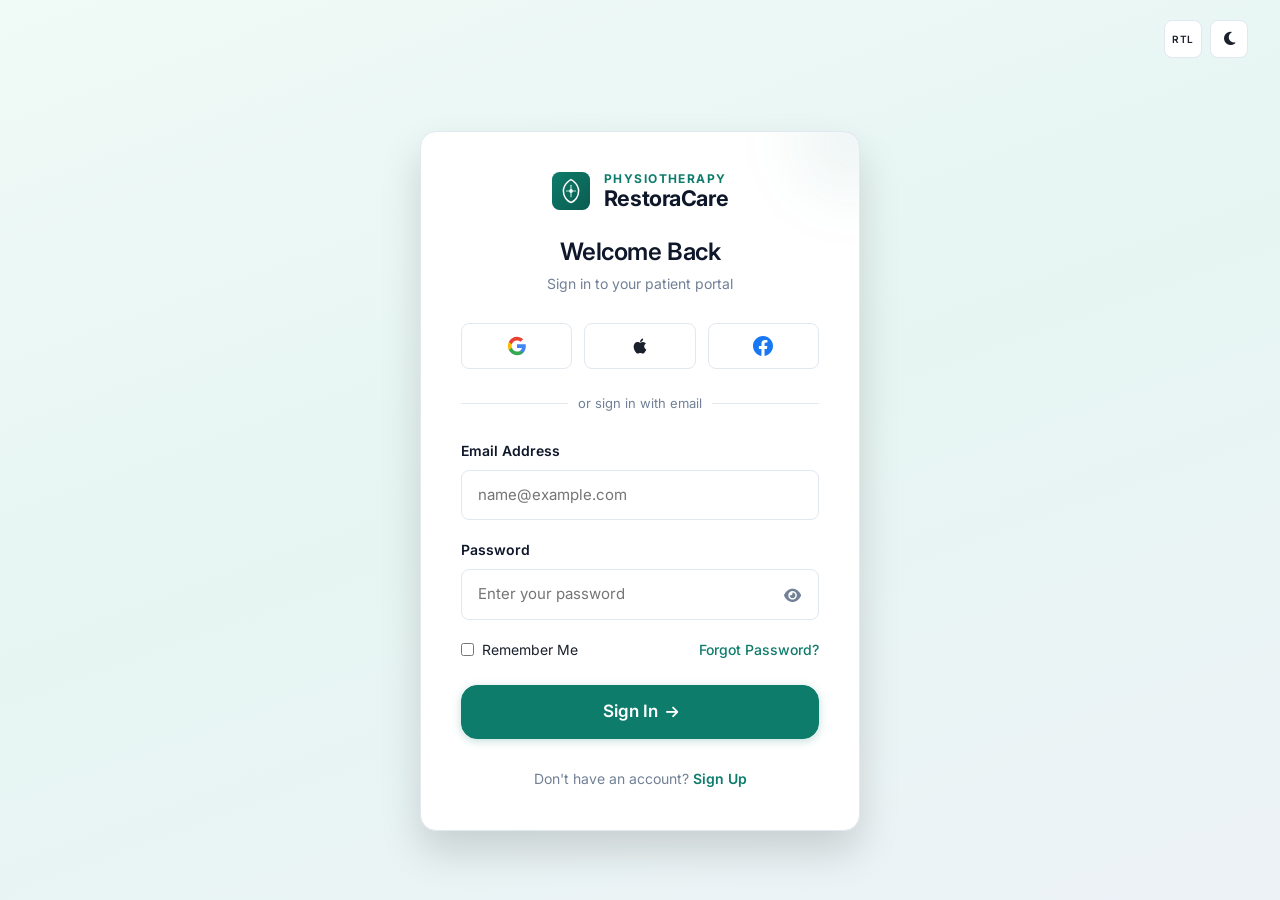
<file: login.html>
<!DOCTYPE html>
<html lang="en" dir="ltr" id="root-html">
<head>
    <meta charset="UTF-8">
    <meta name="viewport" content="width=device-width, initial-scale=1.0">
    <meta name="description" content="Sign in to your RestoraCare patient portal to access clinical appointments, recovery programs, and direct therapist messaging.">
    <title>Login | RestoraCare — Physiotherapy & Rehabilitation Clinic</title>
    <link rel="icon" type="image/svg+xml" href="favicon.svg">
    <link rel="preconnect" href="https://fonts.googleapis.com">
    <link rel="preconnect" href="https://fonts.gstatic.com" crossorigin>
    <link href="https://fonts.googleapis.com/css2?family=Inter:wght@400;500;600;700&display=swap" rel="stylesheet">
    <link rel="stylesheet" href="https://cdnjs.cloudflare.com/ajax/libs/font-awesome/6.5.1/css/all.min.css">
    <link rel="stylesheet" href="style.css?v=51">
    <script>(function(){try{if(localStorage.getItem('rc-dark')==='1'){document.documentElement.classList.add('dark')}if(localStorage.getItem('rc-rtl')==='1'){document.documentElement.setAttribute('dir','rtl')}}catch(e){}})();</script>
    <style>
        [dir="rtl"] input,
        [dir="rtl"] input::placeholder {
            text-align: right !important;
        }
    </style>
</head>
<body class="auth-page">

<!-- Top Bar -->
<header class="auth-topbar">
    <div style="display:flex;gap:0.5rem;align-items:center;margin-inline-start:auto;">
        <button onclick="toggleDir()" class="auth-toggle-btn" title="Toggle Direction" aria-label="Toggle layout direction / RTL">
            <span class="dir-label" style="font-size:0.625rem;font-weight:600;">LTR</span>
        </button>
        <button onclick="toggleTheme()" class="auth-toggle-btn" title="Toggle Theme" aria-label="Toggle dark mode">
            <span class="theme-icon-wrap"><i class="fas fa-moon"></i></span>
        </button>
    </div>
</header>

<!-- Card -->
<main class="auth-main">
    <div class="auth-card">
        <!-- Decorative orb -->
        <div style="position:absolute;top:-60px;right:-60px;width:140px;height:140px;background:radial-gradient(circle, rgba(14,124,107,0.12), transparent 70%);border-radius:50%;filter:blur(30px);pointer-events:none;"></div>

        <!-- Logo -->
        <a href="index.html" class="auth-logo" aria-label="RestoraCare Home">
            <div id="logo-container" style="display:inline-flex;align-items:center;justify-content:center;">
                <svg width="48" height="48" viewBox="0 0 100 100" fill="none" xmlns="http://www.w3.org/2000/svg">
                  <defs><linearGradient id="logoBg" x1="0%" y1="0%" x2="100%" y2="100%"><stop offset="0%" stop-color="#0E7C6B"/><stop offset="100%" stop-color="#0A5C50"/></linearGradient></defs>
                  <rect width="100" height="100" rx="20" fill="url(#logoBg)"/>
                  <path d="M50 20 C50 20 30 30 30 50 C30 65 40 78 50 80 C60 78 70 65 70 50 C70 30 50 20 50 20Z" fill="none" stroke="white" stroke-width="4" stroke-linecap="round" stroke-linejoin="round"/>
                  <path d="M50 35 L50 65" stroke="#B8E8D8" stroke-width="3" stroke-linecap="round"/>
                  <path d="M38 50 L62 50" stroke="#B8E8D8" stroke-width="3" stroke-linecap="round"/>
                  <circle cx="50" cy="50" r="5" fill="white" opacity="0.9"/>
                </svg>
            </div>
            <div class="auth-logo-text">
                <span class="brand-top">Physiotherapy</span>
                <span class="brand-bottom">RestoraCare</span>
            </div>
        </a>

        <!-- Header -->
        <div style="text-align:center;margin-bottom:1.75rem;">
            <h1 style="font-size:1.5rem;font-weight:700;margin-bottom:0.375rem;color:var(--heading);">Welcome Back</h1>
            <p style="font-size:0.875rem;color:var(--text-muted);">Sign in to your patient portal</p>
        </div>

        <!-- Social Login -->
        <div class="social-login-grid">
            <button type="button" class="social-btn google-svg" onclick="alert('Connecting to Google patient authentication...');" title="Sign in with Google" aria-label="Sign in with Google">
                <svg width="20" height="20" viewBox="0 0 24 24"><path d="M22.56 12.25c0-.78-.07-1.53-.2-2.25H12v4.26h5.92a5.06 5.06 0 01-2.2 3.32v2.77h3.57c2.08-1.92 3.28-4.74 3.28-8.1z" fill="#4285F4"/><path d="M12 23c2.97 0 5.46-.98 7.28-2.66l-3.57-2.77c-.98.66-2.23 1.06-3.71 1.06-2.86 0-5.29-1.93-6.16-4.53H2.18v2.84C3.99 20.53 7.7 23 12 23z" fill="#34A853"/><path d="M5.84 14.09c-.22-.66-.35-1.36-.35-2.09s.13-1.43.35-2.09V7.07H2.18C1.43 8.55 1 10.22 1 12s.43 3.45 1.18 4.93l2.85-2.22.81-.62z" fill="#FBBC05"/><path d="M12 5.38c1.62 0 3.06.56 4.21 1.64l3.15-3.15C17.45 2.09 14.97 1 12 1 7.7 1 3.99 3.47 2.18 7.07l3.66 2.84c.87-2.6 3.3-4.53 6.16-4.53z" fill="#EA4335"/></svg>
            </button>
            <button type="button" class="social-btn apple-svg" onclick="alert('Connecting to Apple ID authentication...');" title="Sign in with Apple" aria-label="Sign in with Apple">
                <svg width="20" height="20" viewBox="0 0 24 24" fill="currentColor"><path d="M17.05 20.28c-.98.95-2.05.88-3.08.4-1.09-.5-2.08-.48-3.24 0-1.44.62-2.2.44-3.06-.4C2.79 15.25 3.51 7.59 9.05 7.31c1.35.07 2.29.74 3.08.8 1.18-.24 2.31-.93 3.57-.84 1.51.12 2.65.72 3.4 1.8-3.12 1.87-2.38 5.98.48 7.13-.57 1.5-1.31 2.99-2.54 4.09zM12.03 7.25c-.15-2.23 1.66-4.07 3.74-4.25.29 2.58-2.34 4.5-3.74 4.25z"/></svg>
            </button>
            <button type="button" class="social-btn facebook-svg" onclick="alert('Connecting to Facebook authentication...');" title="Sign in with Facebook" aria-label="Sign in with Facebook">
                <svg width="20" height="20" viewBox="0 0 24 24" fill="#1877F2"><path d="M24 12.073c0-6.627-5.373-12-12-12s-12 5.373-12 12c0 5.99 4.388 10.954 10.125 11.854v-8.385H7.078v-3.47h3.047V9.43c0-3.007 1.792-4.669 4.533-4.669 1.312 0 2.686.235 2.686.235v2.953H15.83c-1.491 0-1.956.925-1.956 1.874v2.25h3.328l-.532 3.47h-2.796v8.385C19.612 23.027 24 18.062 24 12.073z"/></svg>
            </button>
        </div>

        <!-- Divider -->
        <div class="divider">or sign in with email</div>

        <!-- Form -->
        <form onsubmit="event.preventDefault(); alert('Sign in successful! Redirecting to your patient dashboard...'); window.location.href='dashboard.html';" id="login-form">
            <div class="form-group" style="margin-bottom:1.125rem;">
                <label class="form-label" for="login-email">Email Address</label>
                <input type="email" id="login-email" class="form-input" placeholder="name@example.com" autocomplete="email" required>
            </div>
            <div class="form-group" style="margin-bottom:1.125rem;">
                <label class="form-label" for="login-password">Password</label>
                <div class="password-wrapper">
                    <input type="password" id="login-password" class="form-input" placeholder="Enter your password" autocomplete="current-password" required>
                    <button type="button" class="password-toggle" onclick="togglePasswordVisibility('login-password', this)" aria-label="Toggle password visibility">
                        <span class="pw-icon"><i class="fas fa-eye"></i></span>
                    </button>
                </div>
            </div>
            <div style="display:flex;align-items:center;justify-content:space-between;margin-bottom:1.5rem;flex-wrap:wrap;gap:0.5rem;">
                <div class="checkbox-wrapper" style="display:flex;align-items:center;gap:0.5rem;">
                    <input type="checkbox" id="remember-me" style="accent-color:var(--primary);">
                    <label for="remember-me" style="font-size:0.875rem;color:var(--text);cursor:pointer;">Remember Me</label>
                </div>
                <a href="javascript:void(0)" onclick="alert('A password reset link has been dispatched to your email address.');" class="link-primary" style="font-size:0.875rem;color:var(--primary);text-decoration:none;font-weight:500;">Forgot Password?</a>
            </div>
            <button type="submit" class="btn btn-primary w-full btn-lg" style="width:100%;justify-content:center;font-weight:600;display:flex;align-items:center;gap:0.5rem;">
                <span>Sign In</span>
                <i class="fas fa-arrow-right" style="font-size:0.875rem;"></i>
            </button>
        </form>

        <!-- Footer link -->
        <p style="text-align:center;margin-top:1.75rem;font-size:0.875rem;color:var(--text-muted);">
            Don't have an account? <a href="signup.html" class="link-primary" style="color:var(--primary);font-weight:600;text-decoration:none;">Sign Up</a>
        </p>
    </div>
</main>

<script src="components.js"></script>
<script>
    document.addEventListener('DOMContentLoaded', function() {
        if (typeof initAuthPage === 'function') initAuthPage();
        if (typeof LOGO_SVG !== 'undefined') {
            const logoEl = document.getElementById('logo-container');
            if (logoEl) logoEl.innerHTML = LOGO_SVG;
        }
    });
</script>
</body>
</html>
</file>
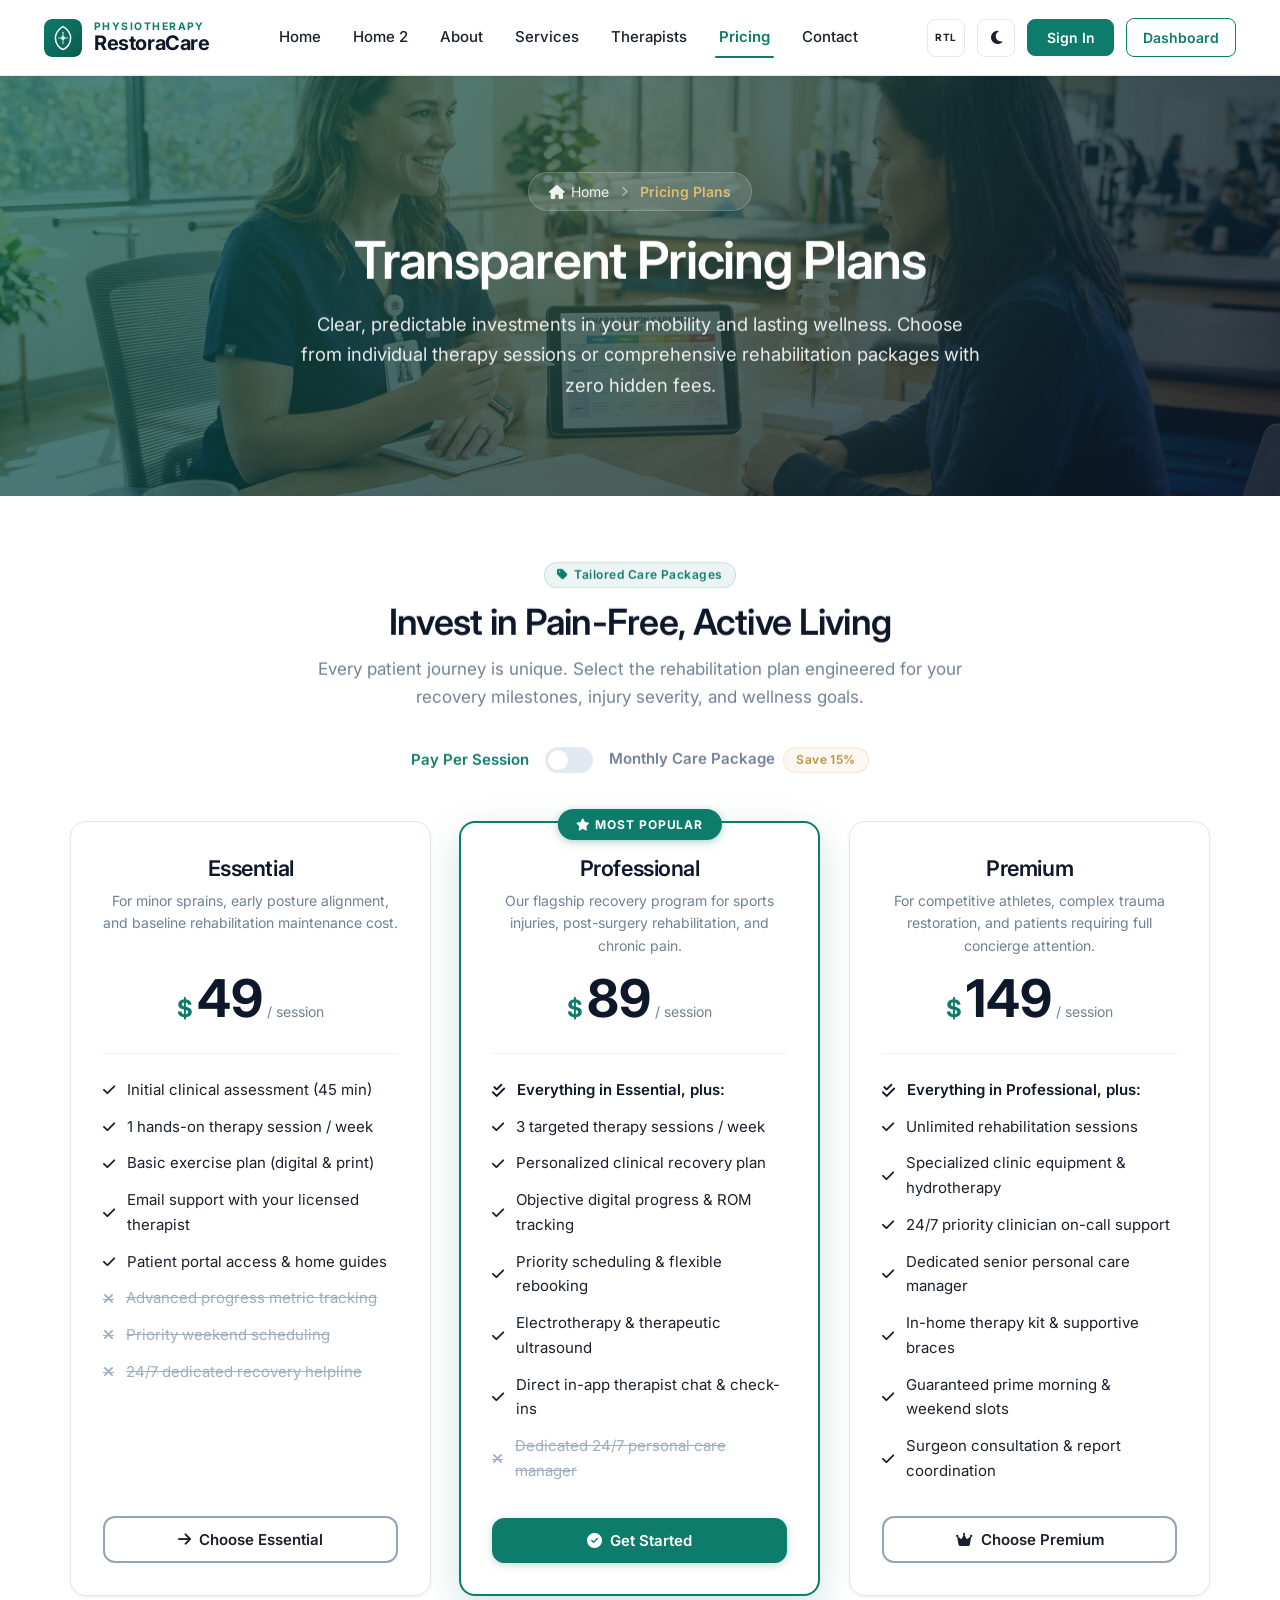
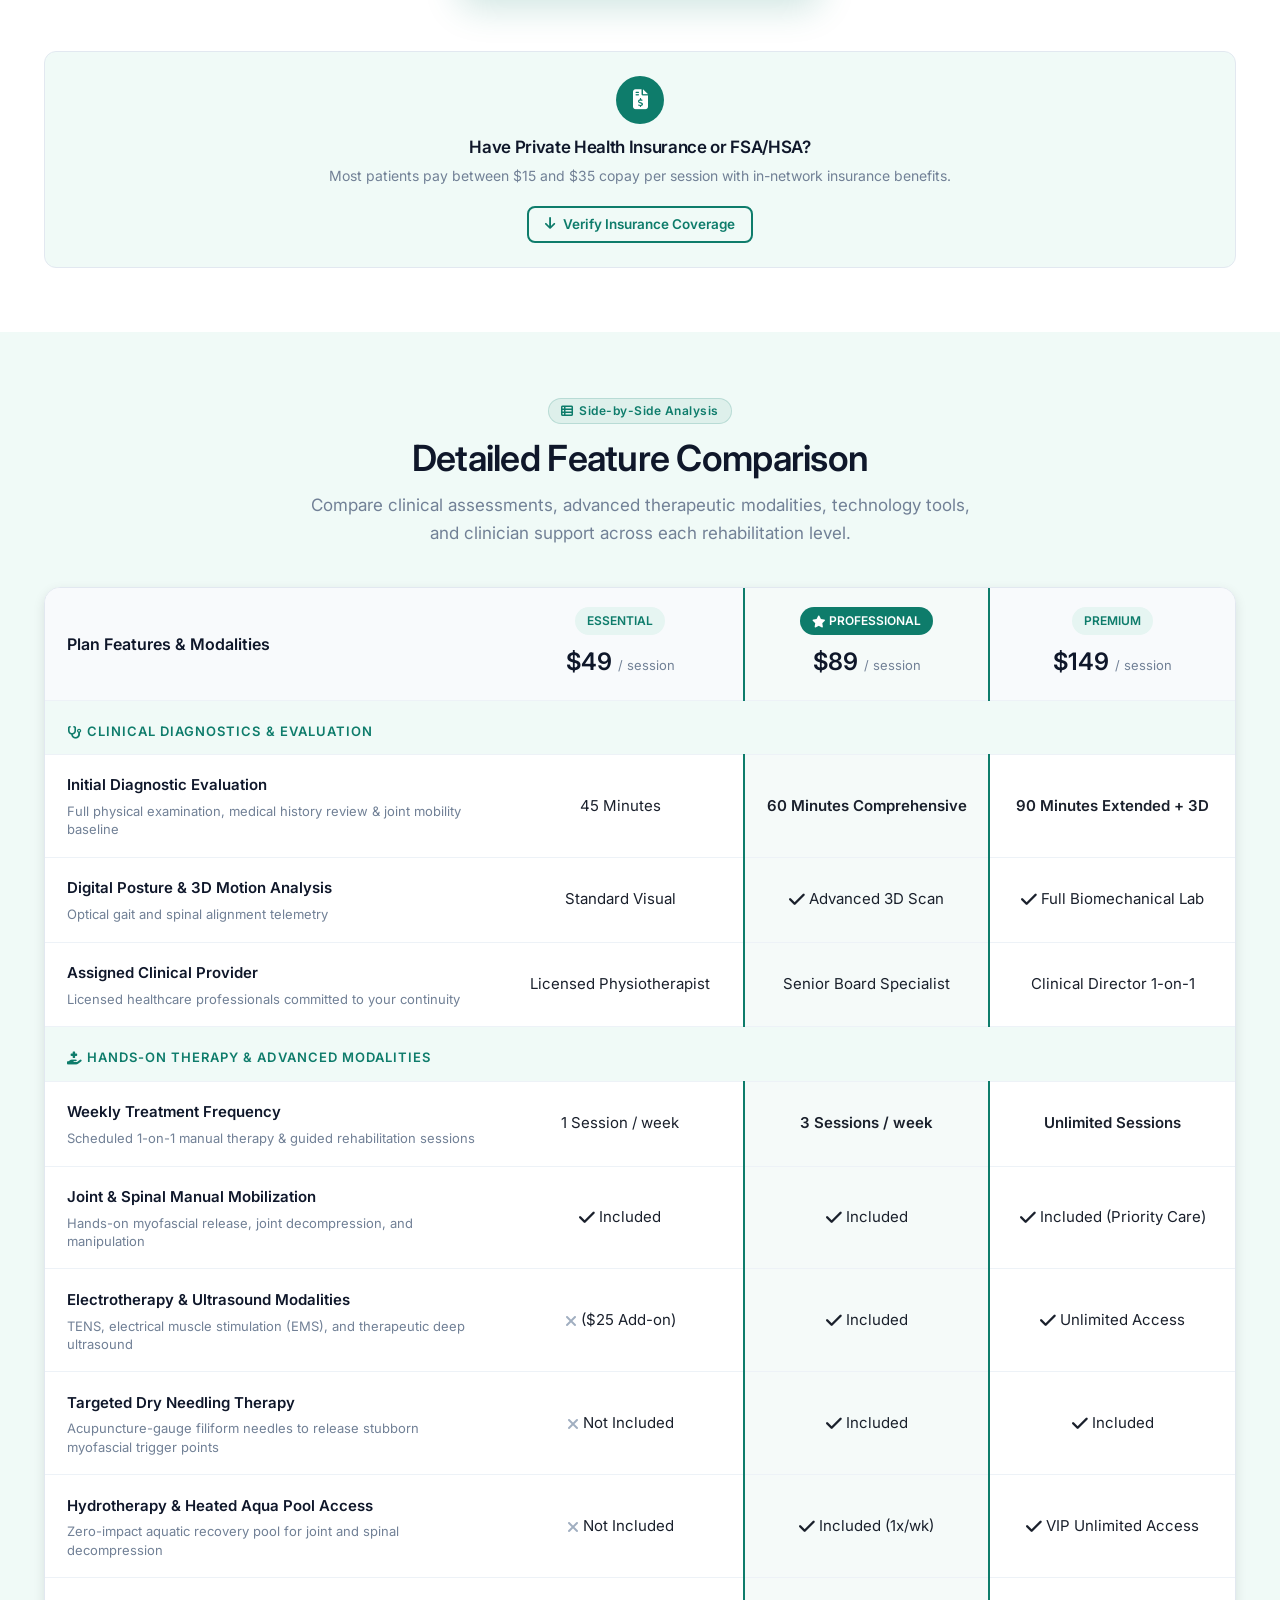
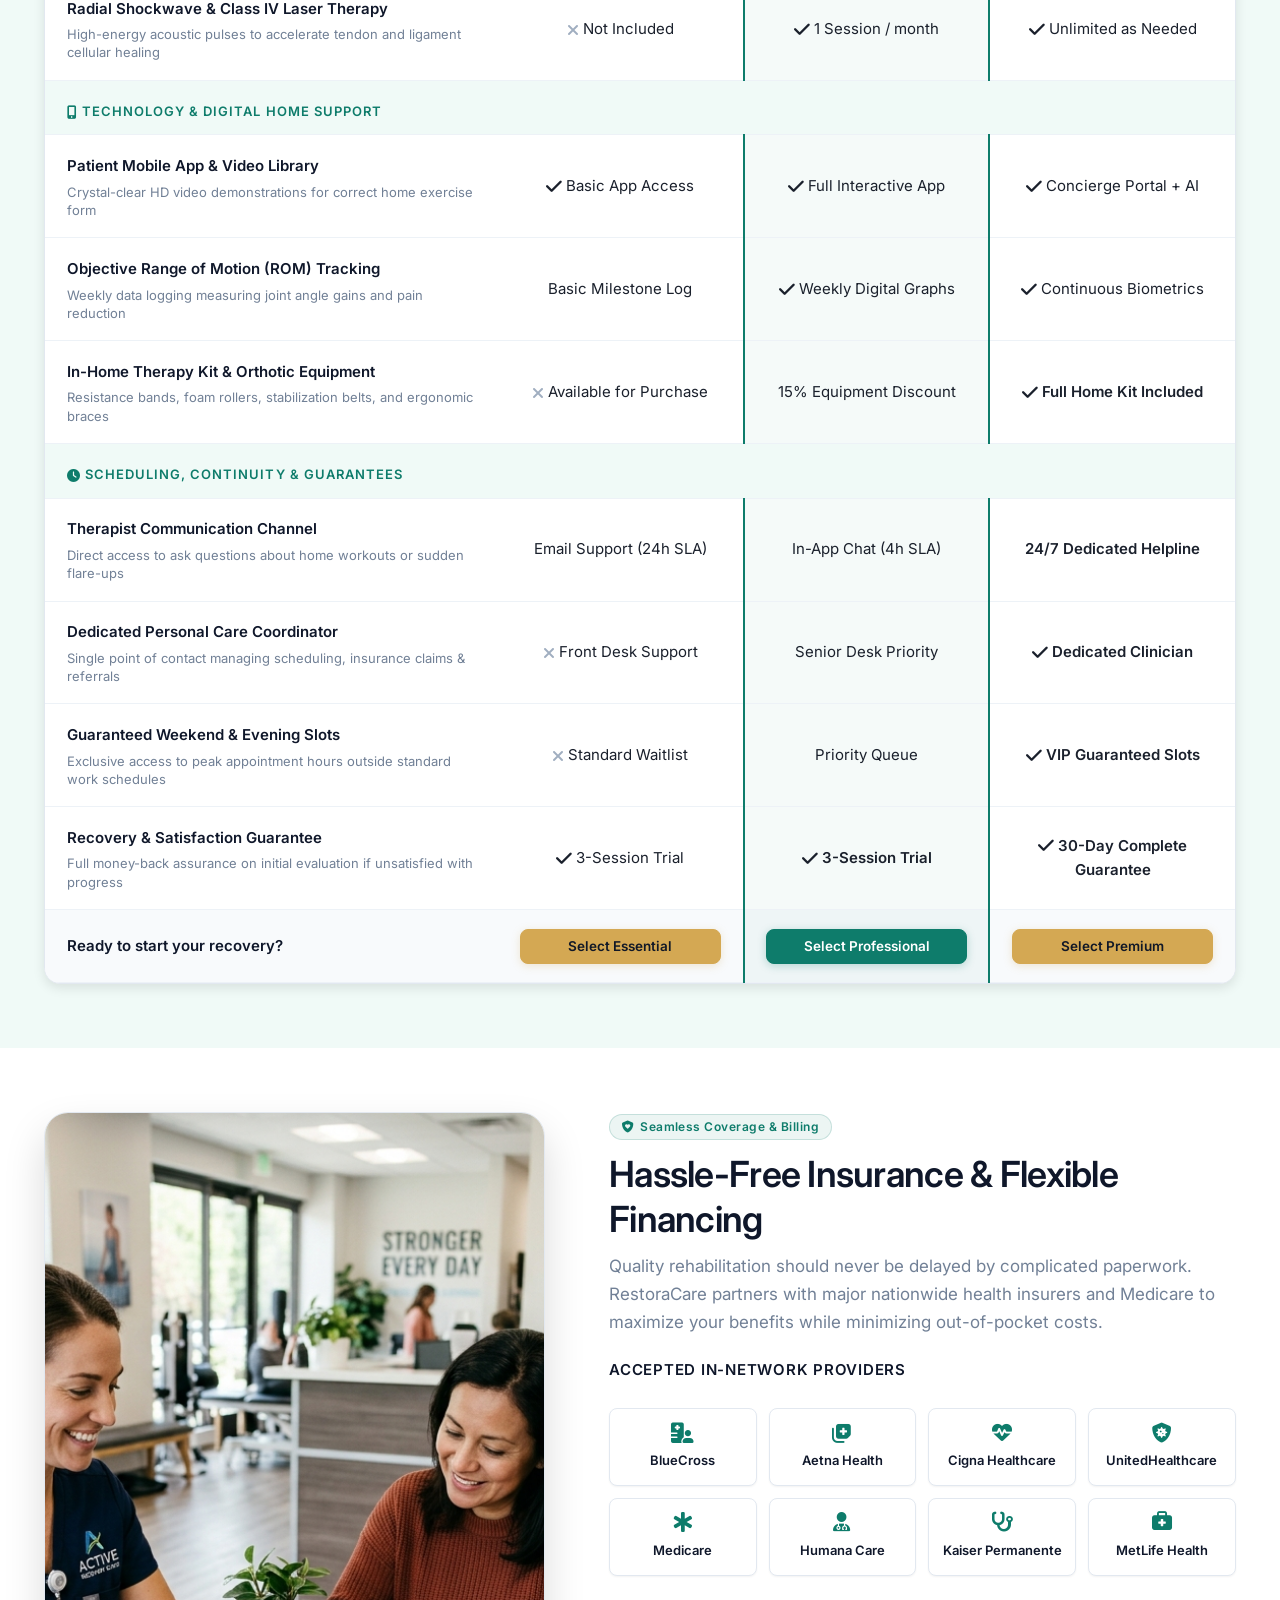
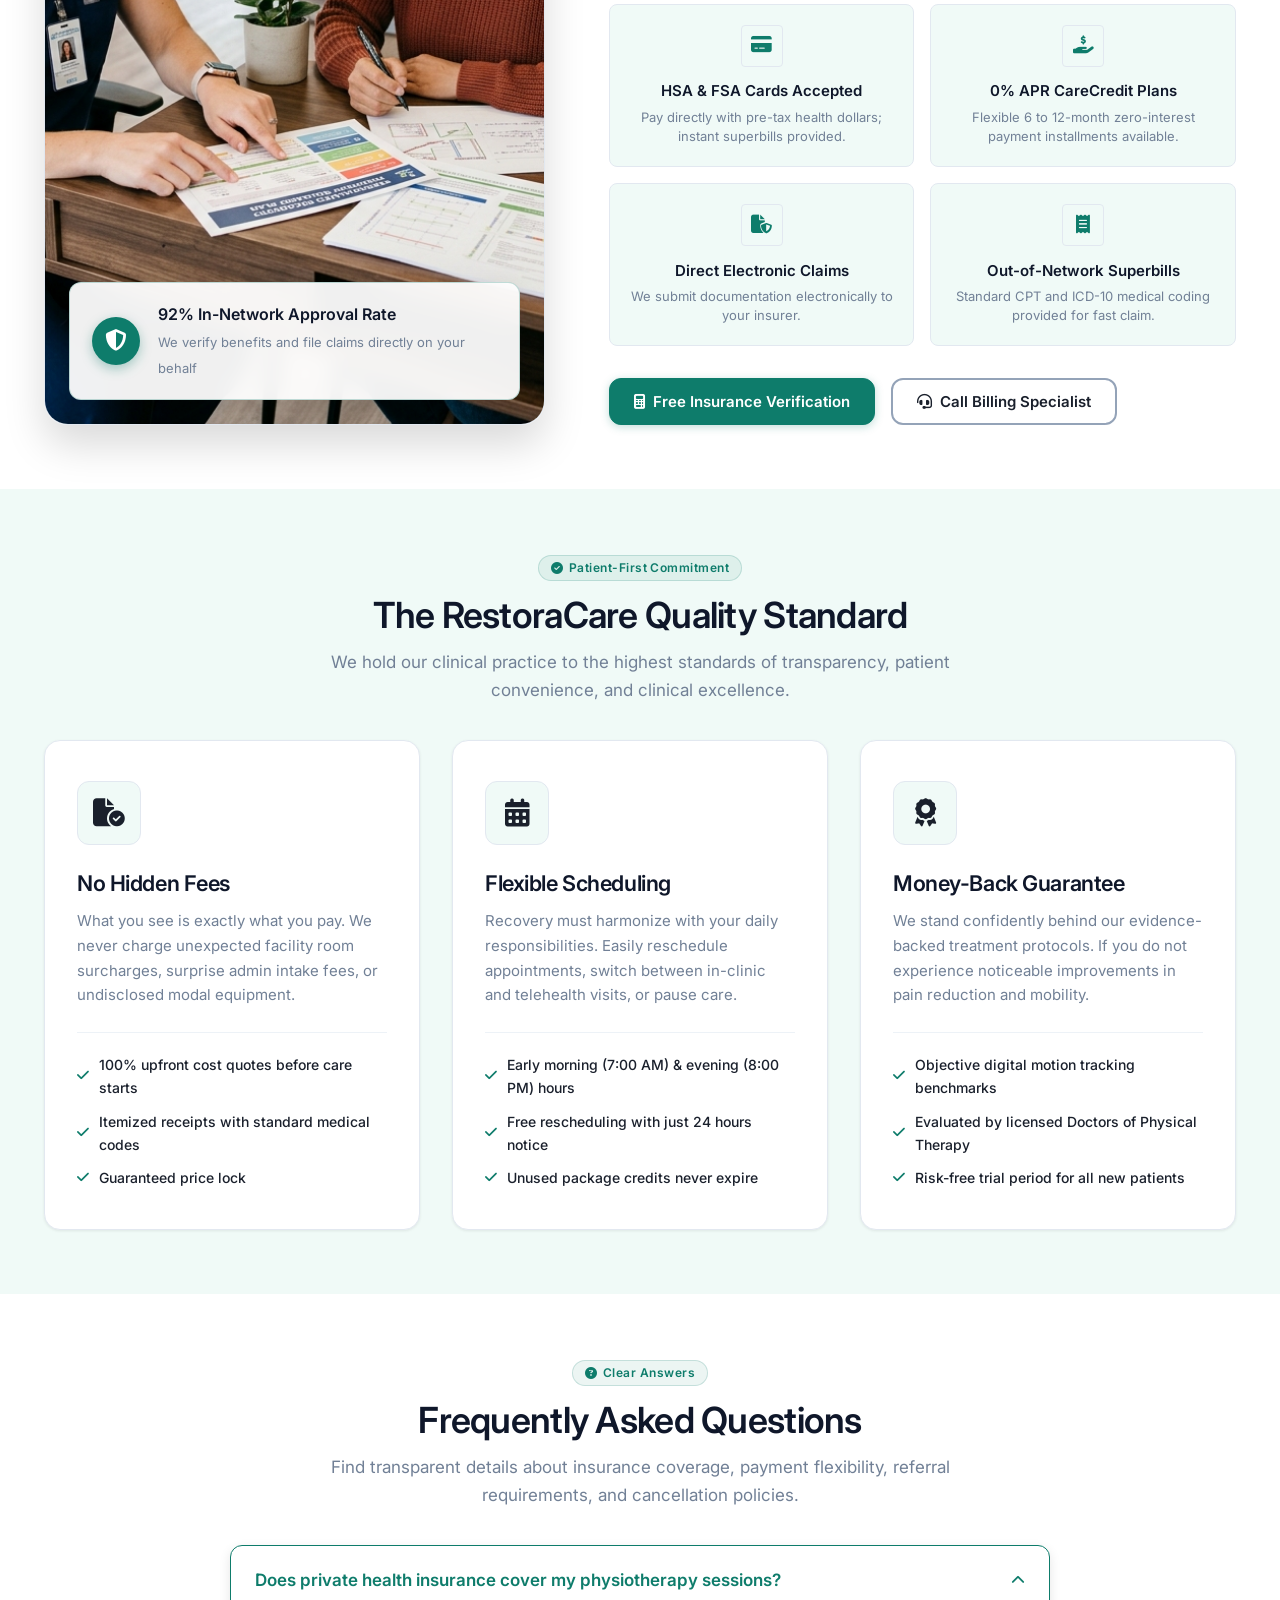
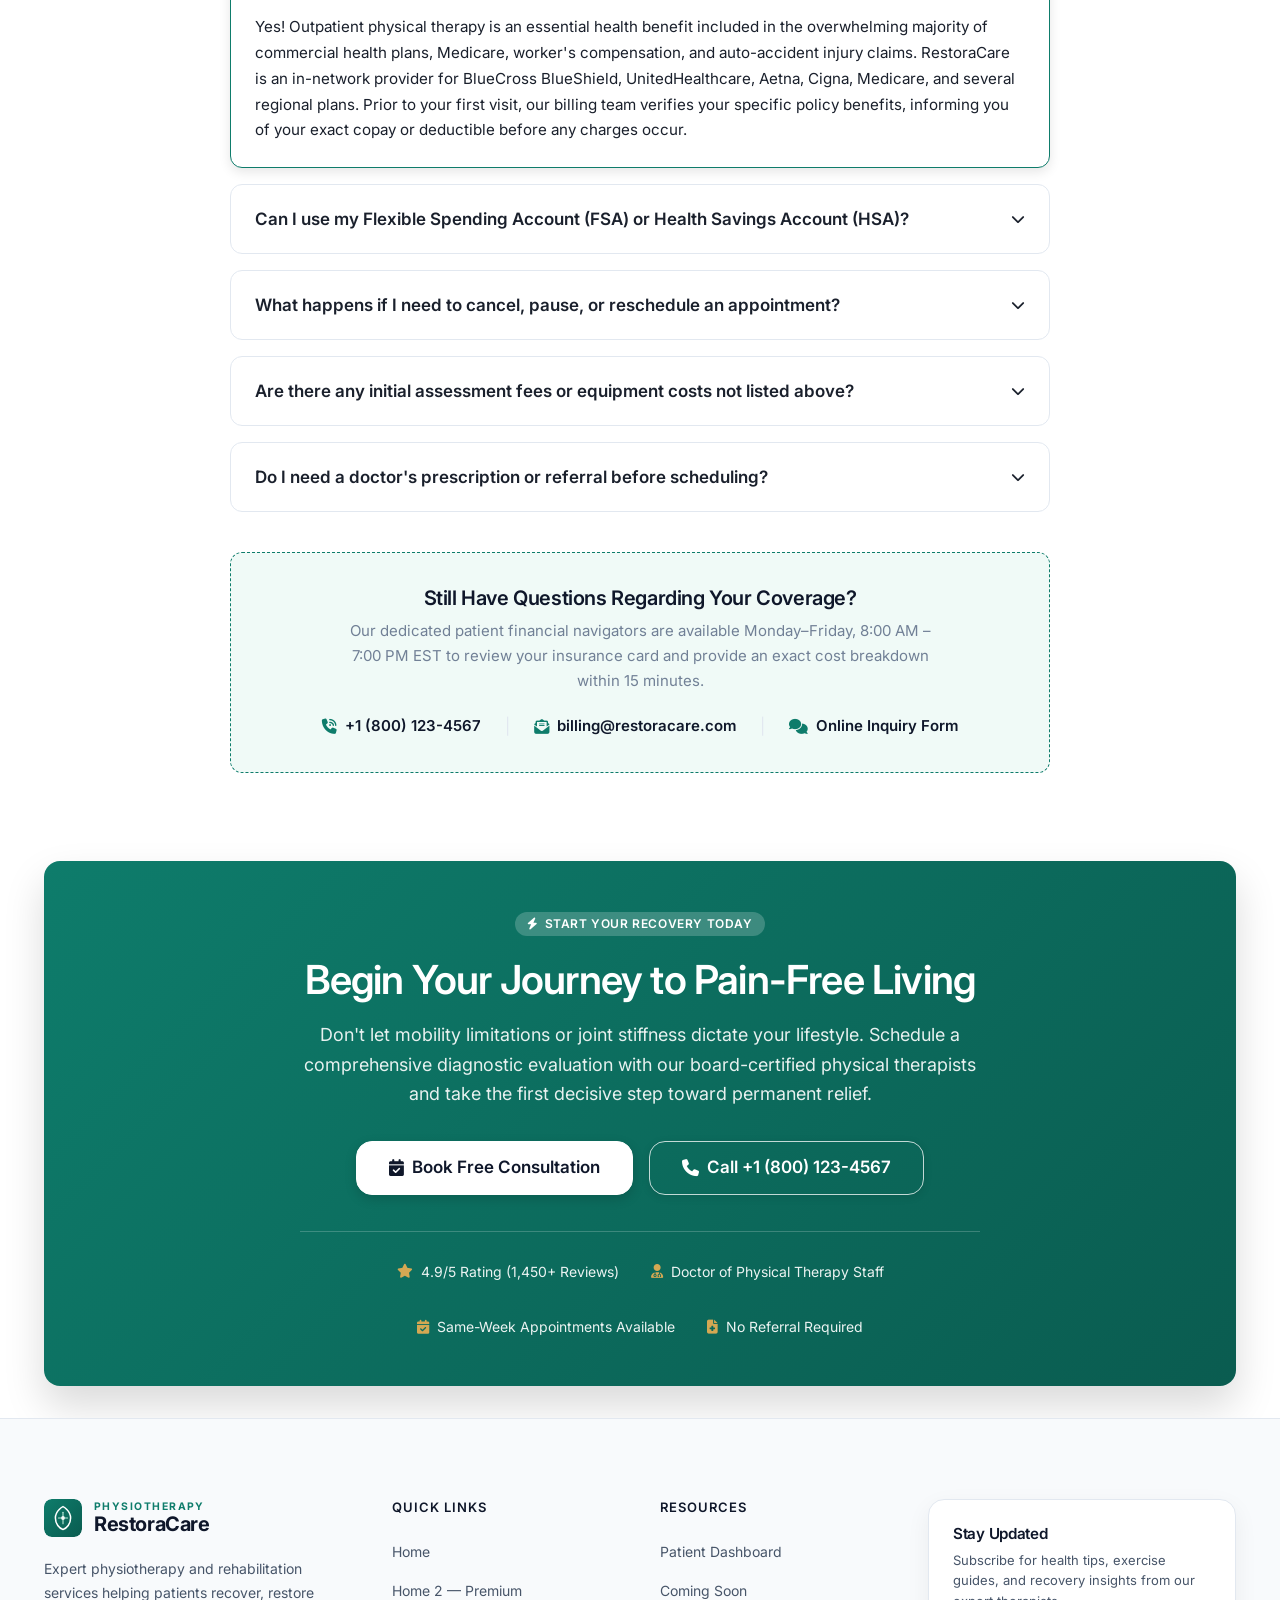
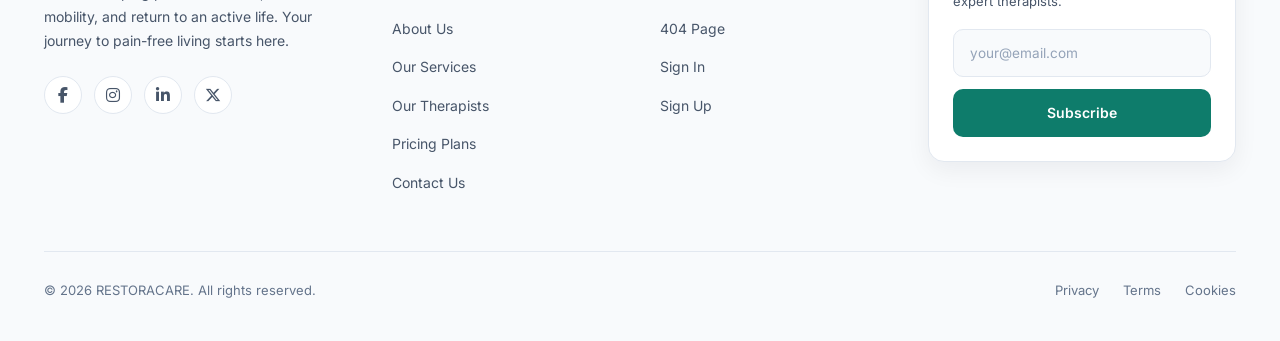
<file: pricing.html>
<!DOCTYPE html>
<html lang="en" dir="ltr" id="root-html">
<head>
    <meta charset="UTF-8">
    <meta name="viewport" content="width=device-width, initial-scale=1.0">
    <title>Pricing Plans — RestoraCare Physiotherapy</title>
    <meta name="description" content="Transparent and affordable physiotherapy pricing plans — Essential, Professional, and Premium rehabilitation packages.">
    <link rel="icon" href="favicon.svg" type="image/svg+xml">
    <link rel="preconnect" href="https://fonts.googleapis.com">
    <link rel="preconnect" href="https://fonts.gstatic.com" crossorigin>
    <link href="https://fonts.googleapis.com/css2?family=Inter:wght@400;500;600;700&display=swap" rel="stylesheet">
    <link rel="stylesheet" href="https://cdnjs.cloudflare.com/ajax/libs/font-awesome/6.5.1/css/all.min.css">
    <link rel="stylesheet" href="style.css?v=51">
    <script>(function(){try{if(localStorage.getItem('rc-dark')==='1'){document.documentElement.classList.add('dark')}if(localStorage.getItem('rc-rtl')==='1'){document.documentElement.setAttribute('dir','rtl')}}catch(e){}})();</script>
    <style>
        /* ==========================================================================
           PAGE-SPECIFIC STYLES FOR PRICING PLANS
           ========================================================================== */

        /* 1. Page Hero Banner */
        .page-hero {
            background: linear-gradient(135deg, rgba(10, 92, 80, 0.72) 0%, rgba(15, 23, 42, 0.80) 100%),
                        url('assets/images/pricing-hero.jpg') center/cover no-repeat;
        }

        /* 2. Interactive Pricing Toggle Styling */
        .pricing-toggle-wrap {
            display: flex;
            align-items: center;
            justify-content: center;
            gap: var(--space-4);
            margin-bottom: var(--space-12);
        }

        .pricing-toggle-label {
            font-size: 0.9375rem;
            font-weight: 600;
            color: var(--text-muted);
            cursor: pointer;
            transition: color var(--transition-fast);
            user-select: none;
        }

        .pricing-toggle-label.active {
            color: var(--primary);
            font-weight: 600;
        }



        /* 3. Comparison Table Styles */
        .comparison-table-wrap {
            background-color: var(--bg-card);
            border: 1px solid var(--border);
            border-radius: var(--radius-lg);
            box-shadow: var(--shadow-md);
            overflow-x: auto;
            margin-top: 2.5rem;
            position: relative;
        }

        .comparison-table {
            width: 100%;
            border-collapse: collapse;
            text-align: left;
            font-size: 0.9375rem;
        }

        .comparison-table th,
        .comparison-table td {
            padding: 1.15rem 1.35rem;
            border-bottom: 1px solid var(--border-light);
            vertical-align: middle;
        }

        .comparison-table th {
            background-color: var(--bg-surface);
            color: var(--heading);
            font-weight: 600;
            font-size: 1rem;
        }

        .comparison-table th.col-feature {
            width: 38%;
            min-width: 270px;
        }

        .comparison-table th.col-plan,
        .comparison-table td.col-plan {
            width: 20.6%;
            min-width: 185px;
            text-align: center;
        }

        .comparison-table td.col-feature {
            font-weight: 600;
            color: var(--heading);
        }

        .comparison-table td.col-feature .feature-desc-sub {
            display: block;
            font-size: 0.8125rem;
            color: var(--text-muted);
            font-weight: 400;
            margin-top: 0.25rem;
            line-height: 1.4;
        }

        .comparison-table .category-header-row td {
            background-color: var(--bg-alt);
            font-weight: 600;
            font-size: 0.8125rem;
            text-transform: uppercase;
            letter-spacing: 0.08em;
            color: var(--primary);
            padding-top: 1.25rem;
            padding-bottom: 0.75rem;
            border-top: 1px solid var(--border);
        }

        .comparison-table .col-popular-highlight {
            background-color: rgba(14, 124, 107, 0.04);
            border-left: 2px solid var(--primary);
            border-right: 2px solid var(--primary);
        }

        html.dark .comparison-table .col-popular-highlight {
            background-color: rgba(18, 153, 127, 0.08);
        }

        .comparison-table tr:hover td {
            background-color: rgba(14, 124, 107, 0.02);
        }

        html.dark .comparison-table tr:hover td {
            background-color: rgba(255, 255, 255, 0.02);
        }

        .comparison-table tr:hover td.col-popular-highlight {
            background-color: rgba(14, 124, 107, 0.07);
        }

        .comparison-table .table-check {
            color: inherit;
            font-size: 1.125rem;
        }

        .comparison-table .table-cross {
            color: var(--text-light);
            font-size: 1rem;
        }

        .table-plan-pill {
            display: inline-block;
            font-size: 0.75rem;
            font-weight: 600;
            text-transform: uppercase;
            padding: 0.25rem 0.75rem;
            border-radius: var(--radius-full);
            background: var(--primary-50);
            color: var(--primary);
            margin-bottom: 0.4rem;
        }

        html.dark .table-plan-pill {
            background: rgba(18, 153, 127, 0.2);
            color: var(--primary-light);
        }

        .table-plan-pill.popular {
            background: var(--primary);
            color: #FFFFFF;
        }

        .table-plan-price {
            font-size: 1.5rem;
            font-weight: 600;
            color: var(--heading);
            display: block;
        }

        .table-plan-price small {
            font-size: 0.8125rem;
            font-weight: 400;
            color: var(--text-muted);
        }

        /* 4. Insurance & Payment Split Section */
        .insurance-split-grid {
            display: grid;
            grid-template-columns: 1fr 1.25fr;
            gap: 4rem;
            align-items: stretch;
            min-width: 0;
            max-width: 100%;
        }

        .insurance-img-wrap {
            position: relative;
            border-radius: var(--radius-xl);
            overflow: hidden;
            box-shadow: var(--shadow-xl);
            border: 1px solid var(--border);
            height: 100%;
            display: flex;
            flex-direction: column;
            min-width: 0;
            max-width: 100%;
        }

        .insurance-split-content {
            min-width: 0;
            max-width: 100%;
        }

        .insurance-img-wrap img {
            width: 100%;
            max-width: 100%;
            height: 100%;
            min-height: 480px;
            object-fit: cover;
            display: block;
            flex: 1;
            transition: transform var(--transition-slow);
        }

        .insurance-img-wrap:hover img {
            transform: scale(1.03);
        }

        .insurance-badge-floating {
            position: absolute;
            bottom: 1.5rem;
            left: 1.5rem;
            right: 1.5rem;
            background: rgba(255, 255, 255, 0.94);
            backdrop-filter: blur(10px);
            -webkit-backdrop-filter: blur(10px);
            border-radius: var(--radius);
            padding: 1.15rem 1.35rem;
            display: flex;
            align-items: center;
            gap: 1.15rem;
            border: 1px solid rgba(14, 124, 107, 0.25);
            box-shadow: 0 12px 30px rgba(0, 0, 0, 0.16);
        }

        html.dark .insurance-badge-floating {
            background: rgba(31, 41, 55, 0.94);
            border-color: rgba(18, 153, 127, 0.35);
        }

        .insurance-badge-icon {
            width: 48px;
            height: 48px;
            border-radius: 50%;
            background: var(--primary);
            color: #FFFFFF;
            display: flex;
            align-items: center;
            justify-content: center;
            font-size: 1.35rem;
            flex-shrink: 0;
            box-shadow: 0 4px 12px rgba(14, 124, 107, 0.35);
        }

        .insurance-badge-text strong {
            display: block;
            font-size: 1rem;
            color: var(--heading);
            font-weight: 600;
        }

        .insurance-badge-text span {
            font-size: 0.8125rem;
            color: var(--text-muted);
        }

        .insurers-logos-grid {
            display: grid;
            grid-template-columns: repeat(4, 1fr);
            gap: 0.75rem;
            margin: 1.75rem 0;
        }

        .insurer-chip {
            background-color: var(--bg-card);
            border: 1px solid var(--border);
            border-radius: var(--radius-sm);
            padding: 0.85rem 0.65rem;
            text-align: center;
            font-size: 0.8125rem;
            font-weight: 600;
            color: var(--heading);
            display: flex;
            flex-direction: column;
            align-items: center;
            gap: 0.45rem;
            box-shadow: var(--shadow-xs);
            transition: all var(--transition-fast);
        }

        .insurer-chip:hover {
            border-color: var(--primary);
            transform: translateY(-2px);
            box-shadow: var(--shadow-sm);
            background-color: var(--bg-alt);
        }

        .insurer-chip i {
            font-size: 1.25rem;
            color: var(--primary);
        }

        .payment-methods-grid {
            display: grid;
            grid-template-columns: repeat(2, 1fr);
            gap: 1rem;
            margin-bottom: 2rem;
        }

        .payment-method-card {
            background-color: var(--bg-alt);
            border: 1px solid var(--border);
            border-radius: var(--radius-sm);
            padding: 1.25rem 1rem;
            display: flex;
            flex-direction: column;
            align-items: center;
            text-align: center;
            justify-content: center;
            gap: 0.65rem;
            transition: border-color var(--transition-fast), transform var(--transition-fast);
        }

        .payment-method-card:hover {
            border-color: var(--primary);
            transform: translateY(-2px);
        }

        .payment-method-icon {
            width: 42px;
            height: 42px;
            border-radius: var(--radius-xs);
            background: var(--bg-alt);
            color: var(--primary);
            border: 1px solid var(--border);
            display: flex;
            align-items: center;
            justify-content: center;
            font-size: 1.15rem;
            flex-shrink: 0;
            margin: 0 auto 0.15rem;
        }

        html.dark .payment-method-icon {
            background: var(--bg-card);
            border-color: var(--border);
            color: var(--primary-light);
        }

        .payment-method-title {
            font-size: 0.9375rem;
            font-weight: 600;
            color: var(--heading);
            margin-bottom: 0.25rem;
            text-align: center;
        }

        .payment-method-desc {
            font-size: 0.8125rem;
            color: var(--text-muted);
            line-height: 1.45;
            text-align: center;
        }

        /* 5. Value Propositions 3-Card Grid */
        .value-props-grid {
            display: grid;
            grid-template-columns: repeat(3, 1fr);
            gap: 2rem;
        }

        .value-prop-card {
            background-color: var(--bg-card);
            border: 1px solid var(--border);
            border-radius: var(--radius-lg);
            padding: 2.5rem 2rem;
            box-shadow: var(--shadow);
            transition: all var(--transition-normal);
            display: flex;
            flex-direction: column;
            position: relative;
            overflow: hidden;
        }

        .value-prop-card::before {
            content: '';
            position: absolute;
            top: 0;
            left: 0;
            right: 0;
            height: 4px;
            background: linear-gradient(90deg, var(--primary), var(--secondary));
            opacity: 0;
            transition: opacity var(--transition-fast);
        }

        .value-prop-card:hover {
            transform: translateY(-8px) scale(1.02);
            box-shadow: 0 20px 42px -10px rgba(18, 153, 127, 0.25);
            border-color: var(--primary);
        }

        .value-prop-card:hover::before {
            opacity: 1;
        }

        .value-prop-icon {
            width: 64px;
            height: 64px;
            border-radius: var(--radius);
            background: var(--bg-alt);
            color: var(--text);
            border: 1px solid var(--border);
            display: flex;
            align-items: center;
            justify-content: center;
            font-size: 1.75rem;
            margin-bottom: 1.5rem;
            transition: transform 0.4s cubic-bezier(0.34, 1.56, 0.64, 1), background 0.35s ease, box-shadow 0.35s ease;
        }

        html.dark .value-prop-icon {
            background: var(--bg-card);
            border-color: var(--border);
            color: var(--text);
        }

        .value-prop-card:hover .value-prop-icon {
            transform: scale(1.15) rotate(-6deg);
            background: linear-gradient(135deg, var(--primary) 0%, var(--primary-dark) 100%);
            color: #FFFFFF;
            box-shadow: 0 8px 22px rgba(18, 153, 127, 0.35);
        }

        .value-prop-title {
            font-size: 1.35rem;
            font-weight: 600;
            color: var(--heading);
            margin-bottom: 0.75rem;
        }

        .value-prop-desc {
            font-size: 0.9375rem;
            color: var(--text-muted);
            line-height: 1.65;
            margin-bottom: 1.5rem;
        }

        .value-prop-list {
            list-style: none;
            padding: 0;
            margin: 0;
            display: flex;
            flex-direction: column;
            gap: 0.65rem;
            margin-top: auto;
            padding-top: 1.25rem;
            border-top: 1px solid var(--border-light);
        }

        .value-prop-list li {
            display: flex;
            align-items: center;
            gap: 0.65rem;
            font-size: 0.875rem;
            color: var(--text);
            font-weight: 500;
        }

        .value-prop-list li i {
            color: var(--primary);
            font-size: 0.85rem;
            flex-shrink: 0;
        }

        /* 6. FAQ Section Polishes */
        .faq-help-box {
            background-color: var(--bg-alt);
            border: 1px dashed var(--primary);
            border-radius: var(--radius);
            padding: var(--space-8);
            text-align: center;
            margin-top: var(--space-10);
            max-width: 820px;
            margin-left: auto;
            margin-right: auto;
        }

        .faq-help-contacts {
            display: flex;
            align-items: center;
            justify-content: center;
            gap: 1.5rem;
            margin-top: 1.25rem;
            flex-wrap: wrap;
        }

        .faq-contact-item {
            display: inline-flex;
            align-items: center;
            gap: 0.5rem;
            font-weight: 600;
            font-size: 0.9375rem;
            color: var(--heading);
            text-decoration: none;
            transition: color var(--transition-fast);
        }

        .faq-contact-item:hover {
            color: var(--primary);
        }

        .faq-contact-item i {
            color: var(--primary);
        }

        /* 7. Call To Action (CTA) Banner */
        .cta-banner-wrapper {
            padding: 1.5rem 0 !important;
            background: transparent !important;
        }

        .cta-banner {
            padding: 3.5rem 2.5rem;
            width: 100%;
        }

        @media (max-width: 768px) {
            .cta-banner {
                padding: 2.5rem 1.5rem !important;
            }
        }

        @media (max-width: 480px) {
            .cta-banner {
                padding: 2rem 1rem !important;
            }

            .cta-title {
                font-size: 1.5rem !important;
                line-height: 1.25 !important;
            }

            .cta-desc {
                font-size: 0.875rem !important;
                line-height: 1.45 !important;
            }

            .cta-actions {
                flex-direction: column !important;
                width: 100% !important;
                gap: 0.75rem !important;
            }

            .cta-actions .btn {
                width: 100% !important;
                min-width: 0 !important;
                font-size: 0.875rem !important;
                padding: 0.75rem 1rem !important;
                white-space: normal !important;
                text-align: center !important;
            }
        }

        @media (max-width: 360px) {
            .cta-banner {
                padding: 1.75rem 0.75rem !important;
            }

            .cta-title {
                font-size: 1.35rem !important;
            }

            .cta-desc {
                font-size: 0.8125rem !important;
            }

            .cta-actions .btn {
                font-size: 0.8125rem !important;
                padding: 0.7rem 0.5rem !important;
            }
        }

        .cta-trust-strip {
            display: flex;
            align-items: center;
            justify-content: center;
            gap: 2rem;
            margin-top: 2.25rem;
            padding-top: 1.75rem;
            border-top: 1px solid rgba(255, 255, 255, 0.2);
            flex-wrap: wrap;
        }

        .cta-trust-badge {
            display: inline-flex;
            align-items: center;
            gap: 0.5rem;
            font-size: 0.875rem;
            color: rgba(255, 255, 255, 0.92);
        }

        .cta-trust-badge i {
            color: var(--secondary);
        }

        /* Responsive Breakpoints for Pricing Page */
        @media (max-width: 1024px) {
            .insurance-split-grid {
                grid-template-columns: 1fr;
                gap: 2.5rem;
                text-align: center;
            }

            .insurance-split-content {
                text-align: center;
            }

            .insurance-split-content .badge {
                display: inline-flex;
                margin-left: auto;
                margin-right: auto;
            }

            .insurance-split-content .section-title,
            .insurance-split-content .section-subtitle {
                text-align: center;
                margin-left: auto;
                margin-right: auto;
            }

            .insurance-split-content .section-subtitle {
                max-width: 760px;
            }

            .insurance-split-content h4 {
                text-align: center;
            }

            .payment-method-card {
                text-align: center;
                align-items: center;
            }

            .insurance-split-actions {
                justify-content: center !important;
                width: 100%;
            }

            .insurance-img-wrap img {
                min-height: 360px;
            }

            .value-props-grid {
                grid-template-columns: repeat(2, 1fr);
                gap: 1.5rem;
                max-width: 100%;
                margin: 0 auto;
            }

            .value-props-grid > :last-child:nth-child(odd) {
                grid-column: 1 / -1;
                max-width: calc(50% - 0.75rem);
                margin-left: auto;
                margin-right: auto;
                width: 100%;
                justify-self: center;
            }

            .insurers-logos-grid {
                grid-template-columns: repeat(4, 1fr);
            }
        }

        @media (max-width: 860px) {
            .comparison-table-wrap {
                overflow-x: auto;
                border-radius: var(--radius-md);
            }

            .comparison-table {
                table-layout: fixed;
                width: 100%;
                min-width: 0 !important;
                font-size: 0.8125rem;
            }

            .comparison-table th,
            .comparison-table td {
                padding: 0.75rem 0.35rem !important;
                word-break: normal;
            }

            .comparison-table th.col-feature,
            .comparison-table td.col-feature {
                width: 31% !important;
                min-width: 0 !important;
                padding-left: 0.75rem !important;
                padding-right: 0.4rem !important;
                font-size: 0.8125rem;
            }

            .comparison-table td.col-feature .feature-desc-sub {
                font-size: 0.6875rem;
                line-height: 1.3;
                margin-top: 0.2rem;
            }

            .comparison-table th.col-plan,
            .comparison-table td.col-plan {
                width: 23% !important;
                min-width: 0 !important;
                padding-left: 0.25rem !important;
                padding-right: 0.25rem !important;
                font-size: 0.75rem;
            }

            .table-plan-pill {
                font-size: 0.65rem !important;
                padding: 0.2rem 0.45rem !important;
                letter-spacing: 0.02em;
                white-space: nowrap;
            }

            .table-plan-price {
                font-size: 1.15rem !important;
            }

            .table-plan-price small {
                font-size: 0.6875rem !important;
                display: block;
                margin-top: 0.1rem;
            }

            .comparison-table .category-header-row td {
                font-size: 0.75rem !important;
                padding: 0.75rem 0.6rem 0.4rem !important;
                letter-spacing: 0.04em;
            }

            .comparison-table .btn-sm {
                padding: 0.45rem 0.25rem !important;
                font-size: 0.7rem !important;
                white-space: nowrap;
            }
        }

        /* Mobile Plan Selector Tabs for Comparison Table */
        .mobile-table-plan-nav {
            display: none;
        }

        @media (max-width: 576px) {
            .value-props-grid {
                grid-template-columns: 1fr;
                max-width: 480px;
                margin-left: auto;
                margin-right: auto;
            }

            .value-props-grid > :last-child:nth-child(odd) {
                grid-column: auto;
                max-width: 100%;
                justify-self: stretch;
            }

            .section-title {
                font-size: 1.5rem !important;
            }

            .mobile-table-plan-nav {
                display: flex;
                justify-content: center;
                gap: 0.25rem;
                margin: 1.25rem auto 1rem;
                width: 100%;
                max-width: 100%;
                background: var(--bg-card);
                padding: 0.25rem;
                border-radius: var(--radius-full);
                border: 1px solid var(--border);
                box-shadow: var(--shadow-sm);
            }

            .mobile-plan-tab-btn {
                flex: 1;
                padding: 0.45rem 0.35rem;
                font-size: 0.72rem;
                font-weight: 600;
                border-radius: var(--radius-full);
                border: none;
                background: transparent;
                color: var(--text-muted);
                cursor: pointer;
                transition: all var(--transition-fast);
                text-align: center;
                white-space: nowrap;
            }

            .mobile-plan-tab-btn.active {
                background: var(--primary);
                color: #FFFFFF;
                box-shadow: var(--shadow-xs);
            }

            /* Show 2 columns on mobile: Features + Selected Plan */
            .comparison-table th.col-feature,
            .comparison-table td.col-feature {
                width: 54% !important;
                font-size: 0.8125rem !important;
            }

            .comparison-table th.col-plan,
            .comparison-table td.col-plan {
                width: 46% !important;
                font-size: 0.8125rem !important;
            }

            /* Hide inactive plan columns when a specific plan is active */
            .comparison-table.show-plan-essential tr:not(.category-header-row) > :nth-child(3),
            .comparison-table.show-plan-essential tr:not(.category-header-row) > :nth-child(4) {
                display: none !important;
            }

            .comparison-table.show-plan-professional tr:not(.category-header-row) > :nth-child(2),
            .comparison-table.show-plan-professional tr:not(.category-header-row) > :nth-child(4) {
                display: none !important;
            }

            .comparison-table.show-plan-premium tr:not(.category-header-row) > :nth-child(2),
            .comparison-table.show-plan-premium tr:not(.category-header-row) > :nth-child(3) {
                display: none !important;
            }
        }

        @media (max-width: 768px) {
            .insurers-logos-grid {
                grid-template-columns: repeat(2, 1fr);
            }

            .payment-methods-grid {
                grid-template-columns: 1fr;
            }

            .insurance-img-wrap img {
                min-height: 240px;
                max-height: 320px;
            }

            .insurance-badge-floating {
                position: relative;
                bottom: auto;
                left: auto;
                right: auto;
                margin: 0.75rem auto;
                padding: 0.75rem 0.85rem;
                gap: 0.75rem;
                max-width: calc(100% - 1.5rem);
            }

            .cta-trust-strip {
                flex-direction: column;
                gap: 0.75rem;
                align-items: center;
            }
        }

        /* RTL Specific Adjustments */
        [dir="rtl"] .breadcrumb li i.fa-chevron-right {
            transform: rotate(180deg);
        }

        [dir="rtl"] .comparison-table {
            text-align: right;
        }

        [dir="rtl"] .comparison-table th.col-plan,
        [dir="rtl"] .comparison-table td.col-plan {
            text-align: center;
        }

        [dir="rtl"] .comparison-table .category-header-row td {
            text-align: right;
        }

        [dir="rtl"] .faq-question {
            text-align: right;
        }
    </style>
</head>
<body>

    <!-- Shared Navigation Bar Placeholder -->
    <div id="navbar-placeholder"></div>

    <main id="main-content">

        <!-- ==========================================================================
             SECTION 1: PAGE HERO BANNER
             ========================================================================== -->
        <section class="page-hero page-hero-pricing" aria-label="Pricing Hero Banner">
            <div class="container">
                <!-- Breadcrumb Navigation -->
                <nav class="breadcrumb-nav fade-up" aria-label="Breadcrumb">
                    <ol class="breadcrumb">
                        <li><a href="index.html"><i class="fas fa-home"></i> Home</a></li>
                        <li><i class="fas fa-chevron-right breadcrumb-separator" aria-hidden="true"></i></li>
                        <li aria-current="page">Pricing Plans</li>
                    </ol>
                </nav>

                <!-- Hero Title & Subtitle -->
                <h1 class="page-hero-title fade-up">Transparent Pricing Plans</h1>
                <p class="page-hero-subtitle fade-up">
                    Clear, predictable investments in your mobility and lasting wellness. Choose from individual therapy sessions or comprehensive rehabilitation packages with zero hidden fees.
                </p>
            </div>
        </section>

        <!-- ==========================================================================
             SECTION 2: PRICING CARDS (3 TIERS)
             ========================================================================== -->
        <section class="pricing-section" id="pricing-plans" aria-label="Rehabilitation Plans">
            <div class="container">
                <!-- Section Header -->
                <div class="section-header text-center fade-up">
                    <div class="badge badge-primary mb-3">
                        <i class="fas fa-tag"></i> Tailored Care Packages
                    </div>
                    <h2 class="section-title">Invest in Pain-Free, Active Living</h2>
                    <p class="section-subtitle">
                        Every patient journey is unique. Select the rehabilitation plan engineered for your recovery milestones, injury severity, and wellness goals.
                    </p>
                </div>

                <!-- Billing Frequency Toggle -->
                <div class="pricing-toggle-wrap fade-up" role="group" aria-label="Billing frequency toggle">
                    <span class="pricing-toggle-label active" id="toggle-per-session" onclick="setBillingToggle(false)">Pay Per Session</span>
                    <label class="toggle-switch" for="pricingToggle" aria-label="Switch between per session and monthly recovery packages">
                        <input type="checkbox" id="pricingToggle" onchange="toggleBilling(this.checked)">
                        <span class="toggle-slider"></span>
                    </label>
                    <span class="pricing-toggle-label" id="toggle-monthly" onclick="setBillingToggle(true)">
                        Monthly Care Package
                        <span class="badge badge-secondary" style="font-size:0.75rem;margin-left:4px;">Save 15%</span>
                    </span>
                </div>

                <!-- 3-Column Pricing Grid -->
                <div class="pricing-grid">

                    <!-- Plan 1: Essential -->
                    <div class="pricing-card fade-up">
                        <div class="pricing-header">
                            <h3 class="pricing-plan-name">Essential</h3>
                            <p class="pricing-plan-desc">For minor sprains, early posture alignment, and baseline rehabilitation maintenance cost.</p>
                            
                            <div class="price-display">
                                <span class="price-currency">$</span>
                                <span class="price-amount" id="price-essential">49</span>
                                <span class="price-period" id="period-essential">/ session</span>
                            </div>
                        </div>

                        <div class="pricing-features">
                            <div class="pricing-feature-item">
                                <i class="fas fa-check" aria-hidden="true"></i>
                                <span>Initial clinical assessment (45 min)</span>
                            </div>
                            <div class="pricing-feature-item">
                                <i class="fas fa-check" aria-hidden="true"></i>
                                <span>1 hands-on therapy session / week</span>
                            </div>
                            <div class="pricing-feature-item">
                                <i class="fas fa-check" aria-hidden="true"></i>
                                <span>Basic exercise plan (digital & print)</span>
                            </div>
                            <div class="pricing-feature-item">
                                <i class="fas fa-check" aria-hidden="true"></i>
                                <span>Email support with your licensed therapist</span>
                            </div>
                            <div class="pricing-feature-item">
                                <i class="fas fa-check" aria-hidden="true"></i>
                                <span>Patient portal access & home guides</span>
                            </div>
                            <div class="pricing-feature-item disabled">
                                <i class="fas fa-xmark" aria-hidden="true"></i>
                                <span>Advanced progress metric tracking</span>
                            </div>
                            <div class="pricing-feature-item disabled">
                                <i class="fas fa-xmark" aria-hidden="true"></i>
                                <span>Priority weekend scheduling</span>
                            </div>
                            <div class="pricing-feature-item disabled">
                                <i class="fas fa-xmark" aria-hidden="true"></i>
                                <span>24/7 dedicated recovery helpline</span>
                            </div>
                        </div>

                        <div class="pricing-footer">
                            <a href="dashboard.html?plan=essential" class="btn btn-outline w-full" aria-label="Choose Essential Plan">
                                <i class="fas fa-arrow-right"></i> Choose Essential
                            </a>
                        </div>
                    </div>

                    <!-- Plan 2: Professional (MOST POPULAR) -->
                    <div class="pricing-card popular fade-up">
                        <!-- Most Popular Top Ribbon Badge -->
                        <div class="popular-badge">
                            <i class="fas fa-star" aria-hidden="true"></i> Most Popular
                        </div>

                        <div class="pricing-header">
                            <h3 class="pricing-plan-name">Professional</h3>
                            <p class="pricing-plan-desc">Our flagship recovery program for sports injuries, post-surgery rehabilitation, and chronic pain.</p>
                            
                            <div class="price-display">
                                <span class="price-currency">$</span>
                                <span class="price-amount" id="price-professional">89</span>
                                <span class="price-period" id="period-professional">/ session</span>
                            </div>
                        </div>

                        <div class="pricing-features">
                            <div class="pricing-feature-item" style="font-weight:600;color:var(--heading);">
                                <i class="fas fa-check-double" aria-hidden="true"></i>
                                <span>Everything in Essential, plus:</span>
                            </div>
                            <div class="pricing-feature-item">
                                <i class="fas fa-check" aria-hidden="true"></i>
                                <span>3 targeted therapy sessions / week</span>
                            </div>
                            <div class="pricing-feature-item">
                                <i class="fas fa-check" aria-hidden="true"></i>
                                <span>Personalized clinical recovery plan</span>
                            </div>
                            <div class="pricing-feature-item">
                                <i class="fas fa-check" aria-hidden="true"></i>
                                <span>Objective digital progress & ROM tracking</span>
                            </div>
                            <div class="pricing-feature-item">
                                <i class="fas fa-check" aria-hidden="true"></i>
                                <span>Priority scheduling & flexible rebooking</span>
                            </div>
                            <div class="pricing-feature-item">
                                <i class="fas fa-check" aria-hidden="true"></i>
                                <span>Electrotherapy & therapeutic ultrasound</span>
                            </div>
                            <div class="pricing-feature-item">
                                <i class="fas fa-check" aria-hidden="true"></i>
                                <span>Direct in-app therapist chat & check-ins</span>
                            </div>
                            <div class="pricing-feature-item disabled">
                                <i class="fas fa-xmark" aria-hidden="true"></i>
                                <span>Dedicated 24/7 personal care manager</span>
                            </div>
                        </div>

                        <div class="pricing-footer">
                            <a href="dashboard.html?plan=professional" class="btn btn-primary w-full" aria-label="Get Started with Professional Plan">
                                <i class="fas fa-check-circle"></i> Get Started
                            </a>
                        </div>
                    </div>

                    <!-- Plan 3: Premium -->
                    <div class="pricing-card fade-up">
                        <div class="pricing-header">
                            <h3 class="pricing-plan-name">Premium</h3>
                            <p class="pricing-plan-desc">For competitive athletes, complex trauma restoration, and patients requiring full concierge attention.</p>
                            
                            <div class="price-display">
                                <span class="price-currency">$</span>
                                <span class="price-amount" id="price-premium">149</span>
                                <span class="price-period" id="period-premium">/ session</span>
                            </div>
                        </div>

                        <div class="pricing-features">
                            <div class="pricing-feature-item" style="font-weight:600;color:var(--heading);">
                                <i class="fas fa-check-double" aria-hidden="true"></i>
                                <span>Everything in Professional, plus:</span>
                            </div>
                            <div class="pricing-feature-item">
                                <i class="fas fa-check" aria-hidden="true"></i>
                                <span>Unlimited rehabilitation sessions</span>
                            </div>
                            <div class="pricing-feature-item">
                                <i class="fas fa-check" aria-hidden="true"></i>
                                <span>Specialized clinic equipment & hydrotherapy</span>
                            </div>
                            <div class="pricing-feature-item">
                                <i class="fas fa-check" aria-hidden="true"></i>
                                <span>24/7 priority clinician on-call support</span>
                            </div>
                            <div class="pricing-feature-item">
                                <i class="fas fa-check" aria-hidden="true"></i>
                                <span>Dedicated senior personal care manager</span>
                            </div>
                            <div class="pricing-feature-item">
                                <i class="fas fa-check" aria-hidden="true"></i>
                                <span>In-home therapy kit & supportive braces</span>
                            </div>
                            <div class="pricing-feature-item">
                                <i class="fas fa-check" aria-hidden="true"></i>
                                <span>Guaranteed prime morning & weekend slots</span>
                            </div>
                            <div class="pricing-feature-item">
                                <i class="fas fa-check" aria-hidden="true"></i>
                                <span>Surgeon consultation & report coordination</span>
                            </div>
                        </div>

                        <div class="pricing-footer">
                            <a href="dashboard.html?plan=premium" class="btn btn-outline w-full" aria-label="Choose Premium Plan">
                                <i class="fas fa-crown"></i> Choose Premium
                            </a>
                        </div>
                    </div>

                </div>

                <!-- Sub-banner Notice -->
                <div class="insurance-banner fade-up" style="margin-top: 3.5rem; display: flex; flex-direction: column; align-items: center; text-align: center; justify-content: center; gap: 1.25rem;">
                    <div style="display: flex; flex-direction: column; align-items: center; text-align: center; gap: 0.75rem; max-width: 680px; width: 100%;">
                        <div style="width: 48px; height: 48px; border-radius: 50%; background: var(--primary); color: #fff; display: flex; align-items: center; justify-content: center; font-size: 1.25rem; flex-shrink: 0; margin: 0 auto;">
                            <i class="fas fa-file-invoice-dollar"></i>
                        </div>
                        <div>
                            <h4 style="font-size: 1.0625rem; font-weight: 600; color: var(--heading); margin-bottom: 0.35rem;">Have Private Health Insurance or FSA/HSA?</h4>
                            <p style="font-size: 0.875rem; color: var(--text-muted); margin: 0; line-height: 1.5;">Most patients pay between $15 and $35 copay per session with in-network insurance benefits.</p>
                        </div>
                    </div>
                    <a href="#insurance-section" class="btn btn-outline-primary btn-sm" style="margin: 0 auto;">
                        <i class="fas fa-arrow-down"></i> Verify Insurance Coverage
                    </a>
                </div>

            </div>
        </section>

        <!-- ==========================================================================
             SECTION 3: COMPREHENSIVE PLAN COMPARISON TABLE
             ========================================================================== -->
        <section class="section section-alt" id="comparison-section" aria-label="Plan Feature Comparison">
            <div class="container">
                <!-- Section Header -->
                <div class="section-header text-center fade-up">
                    <div class="badge badge-primary mb-3">
                        <i class="fas fa-table-list"></i> Side-by-Side Analysis
                    </div>
                    <h2 class="section-title">Detailed Feature Comparison</h2>
                    <p class="section-subtitle">
                        Compare clinical assessments, advanced therapeutic modalities, technology tools, and clinician support across each rehabilitation level.
                    </p>
                </div>

                <!-- Mobile Plan Selector Tabs (Visible on screens <= 576px) -->
                <div class="mobile-table-plan-nav fade-up" role="tablist" aria-label="Select pricing plan to compare">
                    <button type="button" class="mobile-plan-tab-btn" data-plan="essential" onclick="switchComparisonPlan('essential')">Essential</button>
                    <button type="button" class="mobile-plan-tab-btn active" data-plan="professional" onclick="switchComparisonPlan('professional')">★ Professional</button>
                    <button type="button" class="mobile-plan-tab-btn" data-plan="premium" onclick="switchComparisonPlan('premium')">Premium</button>
                </div>

                <!-- Comparison Table Card Wrap -->
                <div class="comparison-table-wrap fade-up">
                    <table class="comparison-table show-plan-professional" aria-label="Side-by-side plan feature comparison">
                        <thead>
                            <tr>
                                <th class="col-feature">Plan Features & Modalities</th>
                                <th class="col-plan">
                                    <span class="table-plan-pill">Essential</span>
                                    <span class="table-plan-price">$49 <small>/ session</small></span>
                                </th>
                                <th class="col-plan col-popular-highlight">
                                    <span class="table-plan-pill popular"><i class="fas fa-star"></i> Professional</span>
                                    <span class="table-plan-price">$89 <small>/ session</small></span>
                                </th>
                                <th class="col-plan">
                                    <span class="table-plan-pill">Premium</span>
                                    <span class="table-plan-price">$149 <small>/ session</small></span>
                                </th>
                            </tr>
                        </thead>
                        <tbody>

                            <!-- Category 1: Evaluation & Assessment -->
                            <tr class="category-header-row">
                                <td colspan="4">
                                    <i class="fas fa-stethoscope"></i> Clinical Diagnostics & Evaluation
                                </td>
                            </tr>
                            <tr>
                                <td class="col-feature">
                                    Initial Diagnostic Evaluation
                                    <span class="feature-desc-sub">Full physical examination, medical history review & joint mobility baseline</span>
                                </td>
                                <td class="col-plan">45 Minutes</td>
                                <td class="col-plan col-popular-highlight"><strong>60 Minutes Comprehensive</strong></td>
                                <td class="col-plan"><strong>90 Minutes Extended + 3D</strong></td>
                            </tr>
                            <tr>
                                <td class="col-feature">
                                    Digital Posture & 3D Motion Analysis
                                    <span class="feature-desc-sub">Optical gait and spinal alignment telemetry</span>
                                </td>
                                <td class="col-plan">Standard Visual</td>
                                <td class="col-plan col-popular-highlight"><i class="fas fa-check table-check" title="Included"></i> Advanced 3D Scan</td>
                                <td class="col-plan"><i class="fas fa-check table-check" title="Included"></i> Full Biomechanical Lab</td>
                            </tr>
                            <tr>
                                <td class="col-feature">
                                    Assigned Clinical Provider
                                    <span class="feature-desc-sub">Licensed healthcare professionals committed to your continuity</span>
                                </td>
                                <td class="col-plan">Licensed Physiotherapist</td>
                                <td class="col-plan col-popular-highlight">Senior Board Specialist</td>
                                <td class="col-plan">Clinical Director 1-on-1</td>
                            </tr>

                            <!-- Category 2: Treatment & Modalities -->
                            <tr class="category-header-row">
                                <td colspan="4">
                                    <i class="fas fa-hand-holding-medical"></i> Hands-On Therapy & Advanced Modalities
                                </td>
                            </tr>
                            <tr>
                                <td class="col-feature">
                                    Weekly Treatment Frequency
                                    <span class="feature-desc-sub">Scheduled 1-on-1 manual therapy & guided rehabilitation sessions</span>
                                </td>
                                <td class="col-plan">1 Session / week</td>
                                <td class="col-plan col-popular-highlight"><strong>3 Sessions / week</strong></td>
                                <td class="col-plan"><strong>Unlimited Sessions</strong></td>
                            </tr>
                            <tr>
                                <td class="col-feature">
                                    Joint & Spinal Manual Mobilization
                                    <span class="feature-desc-sub">Hands-on myofascial release, joint decompression, and manipulation</span>
                                </td>
                                <td class="col-plan"><i class="fas fa-check table-check" title="Included"></i> Included</td>
                                <td class="col-plan col-popular-highlight"><i class="fas fa-check table-check" title="Included"></i> Included</td>
                                <td class="col-plan"><i class="fas fa-check table-check" title="Included"></i> Included (Priority Care)</td>
                            </tr>
                            <tr>
                                <td class="col-feature">
                                    Electrotherapy & Ultrasound Modalities
                                    <span class="feature-desc-sub">TENS, electrical muscle stimulation (EMS), and therapeutic deep ultrasound</span>
                                </td>
                                <td class="col-plan"><i class="fas fa-xmark table-cross" title="Add-on available"></i> ($25 Add-on)</td>
                                <td class="col-plan col-popular-highlight"><i class="fas fa-check table-check" title="Included"></i> Included</td>
                                <td class="col-plan"><i class="fas fa-check table-check" title="Included"></i> Unlimited Access</td>
                            </tr>
                            <tr>
                                <td class="col-feature">
                                    Targeted Dry Needling Therapy
                                    <span class="feature-desc-sub">Acupuncture-gauge filiform needles to release stubborn myofascial trigger points</span>
                                </td>
                                <td class="col-plan"><i class="fas fa-xmark table-cross" title="Not included"></i> Not Included</td>
                                <td class="col-plan col-popular-highlight"><i class="fas fa-check table-check" title="Included"></i> Included</td>
                                <td class="col-plan"><i class="fas fa-check table-check" title="Included"></i> Included</td>
                            </tr>
                            <tr>
                                <td class="col-feature">
                                    Hydrotherapy & Heated Aqua Pool Access
                                    <span class="feature-desc-sub">Zero-impact aquatic recovery pool for joint and spinal decompression</span>
                                </td>
                                <td class="col-plan"><i class="fas fa-xmark table-cross" title="Not included"></i> Not Included</td>
                                <td class="col-plan col-popular-highlight"><i class="fas fa-check table-check" title="Included"></i> Included (1x/wk)</td>
                                <td class="col-plan"><i class="fas fa-check table-check" title="Included"></i> VIP Unlimited Access</td>
                            </tr>
                            <tr>
                                <td class="col-feature">
                                    Radial Shockwave & Class IV Laser Therapy
                                    <span class="feature-desc-sub">High-energy acoustic pulses to accelerate tendon and ligament cellular healing</span>
                                </td>
                                <td class="col-plan"><i class="fas fa-xmark table-cross" title="Not included"></i> Not Included</td>
                                <td class="col-plan col-popular-highlight"><i class="fas fa-check table-check" title="Included"></i> 1 Session / month</td>
                                <td class="col-plan"><i class="fas fa-check table-check" title="Included"></i> Unlimited as Needed</td>
                            </tr>

                            <!-- Category 3: Technology & Home Care -->
                            <tr class="category-header-row">
                                <td colspan="4">
                                    <i class="fas fa-mobile-screen-button"></i> Technology & Digital Home Support
                                </td>
                            </tr>
                            <tr>
                                <td class="col-feature">
                                    Patient Mobile App & Video Library
                                    <span class="feature-desc-sub">Crystal-clear HD video demonstrations for correct home exercise form</span>
                                </td>
                                <td class="col-plan"><i class="fas fa-check table-check" title="Included"></i> Basic App Access</td>
                                <td class="col-plan col-popular-highlight"><i class="fas fa-check table-check" title="Included"></i> Full Interactive App</td>
                                <td class="col-plan"><i class="fas fa-check table-check" title="Included"></i> Concierge Portal + AI</td>
                            </tr>
                            <tr>
                                <td class="col-feature">
                                    Objective Range of Motion (ROM) Tracking
                                    <span class="feature-desc-sub">Weekly data logging measuring joint angle gains and pain reduction</span>
                                </td>
                                <td class="col-plan">Basic Milestone Log</td>
                                <td class="col-plan col-popular-highlight"><i class="fas fa-check table-check" title="Included"></i> Weekly Digital Graphs</td>
                                <td class="col-plan"><i class="fas fa-check table-check" title="Included"></i> Continuous Biometrics</td>
                            </tr>
                            <tr>
                                <td class="col-feature">
                                    In-Home Therapy Kit & Orthotic Equipment
                                    <span class="feature-desc-sub">Resistance bands, foam rollers, stabilization belts, and ergonomic braces</span>
                                </td>
                                <td class="col-plan"><i class="fas fa-xmark table-cross" title="Not included"></i> Available for Purchase</td>
                                <td class="col-plan col-popular-highlight">15% Equipment Discount</td>
                                <td class="col-plan"><i class="fas fa-check table-check" title="Included"></i> <strong>Full Home Kit Included</strong></td>
                            </tr>

                            <!-- Category 4: Convenience & Support -->
                            <tr class="category-header-row">
                                <td colspan="4">
                                    <i class="fas fa-clock"></i> Scheduling, Continuity & Guarantees
                                </td>
                            </tr>
                            <tr>
                                <td class="col-feature">
                                    Therapist Communication Channel
                                    <span class="feature-desc-sub">Direct access to ask questions about home workouts or sudden flare-ups</span>
                                </td>
                                <td class="col-plan">Email Support (24h SLA)</td>
                                <td class="col-plan col-popular-highlight">In-App Chat (4h SLA)</td>
                                <td class="col-plan"><strong>24/7 Dedicated Helpline</strong></td>
                            </tr>
                            <tr>
                                <td class="col-feature">
                                    Dedicated Personal Care Coordinator
                                    <span class="feature-desc-sub">Single point of contact managing scheduling, insurance claims & referrals</span>
                                </td>
                                <td class="col-plan"><i class="fas fa-xmark table-cross" title="Not included"></i> Front Desk Support</td>
                                <td class="col-plan col-popular-highlight">Senior Desk Priority</td>
                                <td class="col-plan"><i class="fas fa-check table-check" title="Included"></i> <strong>Dedicated Clinician</strong></td>
                            </tr>
                            <tr>
                                <td class="col-feature">
                                    Guaranteed Weekend & Evening Slots
                                    <span class="feature-desc-sub">Exclusive access to peak appointment hours outside standard work schedules</span>
                                </td>
                                <td class="col-plan"><i class="fas fa-xmark table-cross" title="Subject to availability"></i> Standard Waitlist</td>
                                <td class="col-plan col-popular-highlight">Priority Queue</td>
                                <td class="col-plan"><i class="fas fa-check table-check" title="Guaranteed"></i> <strong>VIP Guaranteed Slots</strong></td>
                            </tr>
                            <tr>
                                <td class="col-feature">
                                    Recovery & Satisfaction Guarantee
                                    <span class="feature-desc-sub">Full money-back assurance on initial evaluation if unsatisfied with progress</span>
                                </td>
                                <td class="col-plan"><i class="fas fa-check table-check"></i> 3-Session Trial</td>
                                <td class="col-plan col-popular-highlight"><i class="fas fa-check table-check"></i> <strong>3-Session Trial</strong></td>
                                <td class="col-plan"><i class="fas fa-check table-check"></i> <strong>30-Day Complete Guarantee</strong></td>
                            </tr>

                            <!-- Table Footer Action Buttons -->
                            <tr style="background: var(--bg-surface);">
                                <td class="col-feature" style="font-weight: 600;">Ready to start your recovery?</td>
                                <td class="col-plan">
                                    <a href="dashboard.html?plan=essential" class="btn btn-secondary btn-sm w-full">Select Essential</a>
                                </td>
                                <td class="col-plan col-popular-highlight">
                                    <a href="dashboard.html?plan=professional" class="btn btn-primary btn-sm w-full">Select Professional</a>
                                </td>
                                <td class="col-plan">
                                    <a href="dashboard.html?plan=premium" class="btn btn-secondary btn-sm w-full">Select Premium</a>
                                </td>
                            </tr>
                        </tbody>
                    </table>
                </div>

            </div>
        </section>

        <!-- ==========================================================================
             SECTION 4: INSURANCE & PAYMENT (SPLIT SECTION)
             ========================================================================== -->
        <section class="section" id="insurance-section" aria-label="Insurance and Payment Methods">
            <div class="container">
                <div class="insurance-split-grid">
                    
                    <!-- Left Column: Visual Image with Floating Trust Badge -->
                    <div class="insurance-img-wrap slide-left">
                        <img src="assets/images/insurance-partners.jpg" 
                             alt="Physiotherapist discussing healthcare insurance claim and coverage details with patient in clinic" 
                             loading="lazy">
                        
                        <!-- Floating Coverage Badge -->
                        <div class="insurance-badge-floating">
                            <div class="insurance-badge-icon">
                                <i class="fas fa-shield-halved" aria-hidden="true"></i>
                            </div>
                            <div class="insurance-badge-text">
                                <strong>92% In-Network Approval Rate</strong>
                                <span>We verify benefits and file claims directly on your behalf</span>
                            </div>
                        </div>
                    </div>

                    <!-- Right Column: Insurers, Flexible Payment Methods, Actions -->
                    <div class="insurance-split-content slide-right">
                        <div class="badge badge-primary mb-3">
                            <i class="fas fa-shield-heart"></i> Seamless Coverage & Billing
                        </div>
                        <h2 class="section-title">Hassle-Free Insurance & Flexible Financing</h2>
                        <p class="section-subtitle" style="margin-bottom: 1.5rem;">
                            Quality rehabilitation should never be delayed by complicated paperwork. RestoraCare partners with major nationwide health insurers and Medicare to maximize your benefits while minimizing out-of-pocket costs.
                        </p>

                        <!-- Accepted Insurers Grid -->
                        <h4 style="font-size: 0.9375rem; text-transform: uppercase; letter-spacing: 0.05em; font-weight: 600; color: var(--heading); margin-bottom: 0.75rem;">
                            Accepted In-Network Providers
                        </h4>
                        <div class="insurers-logos-grid">
                            <div class="insurer-chip">
                                <i class="fas fa-hospital-user" aria-hidden="true"></i>
                                <span>BlueCross</span>
                            </div>
                            <div class="insurer-chip">
                                <i class="fas fa-notes-medical" aria-hidden="true"></i>
                                <span>Aetna Health</span>
                            </div>
                            <div class="insurer-chip">
                                <i class="fas fa-heart-pulse" aria-hidden="true"></i>
                                <span>Cigna Healthcare</span>
                            </div>
                            <div class="insurer-chip">
                                <i class="fas fa-shield-virus" aria-hidden="true"></i>
                                <span>UnitedHealthcare</span>
                            </div>
                            <div class="insurer-chip">
                                <i class="fas fa-star-of-life" aria-hidden="true"></i>
                                <span>Medicare</span>
                            </div>
                            <div class="insurer-chip">
                                <i class="fas fa-user-doctor" aria-hidden="true"></i>
                                <span>Humana Care</span>
                            </div>
                            <div class="insurer-chip">
                                <i class="fas fa-stethoscope" aria-hidden="true"></i>
                                <span>Kaiser Permanente</span>
                            </div>
                            <div class="insurer-chip">
                                <i class="fas fa-briefcase-medical" aria-hidden="true"></i>
                                <span>MetLife Health</span>
                            </div>
                        </div>

                        <!-- Payment Methods Highlights -->
                        <div class="payment-methods-grid">
                            <div class="payment-method-card">
                                <div class="payment-method-icon">
                                    <i class="fas fa-credit-card" aria-hidden="true"></i>
                                </div>
                                <div>
                                    <div class="payment-method-title">HSA & FSA Cards Accepted</div>
                                    <div class="payment-method-desc">Pay directly with pre-tax health dollars; instant superbills provided.</div>
                                </div>
                            </div>
                            <div class="payment-method-card">
                                <div class="payment-method-icon">
                                    <i class="fas fa-hand-holding-dollar" aria-hidden="true"></i>
                                </div>
                                <div>
                                    <div class="payment-method-title">0% APR CareCredit Plans</div>
                                    <div class="payment-method-desc">Flexible 6 to 12-month zero-interest payment installments available.</div>
                                </div>
                            </div>
                            <div class="payment-method-card">
                                <div class="payment-method-icon">
                                    <i class="fas fa-file-shield" aria-hidden="true"></i>
                                </div>
                                <div>
                                    <div class="payment-method-title">Direct Electronic Claims</div>
                                    <div class="payment-method-desc">We submit documentation electronically to your insurer.</div>
                                </div>
                            </div>
                            <div class="payment-method-card">
                                <div class="payment-method-icon">
                                    <i class="fas fa-receipt" aria-hidden="true"></i>
                                </div>
                                <div>
                                    <div class="payment-method-title">Out-of-Network Superbills</div>
                                    <div class="payment-method-desc">Standard CPT and ICD-10 medical coding provided for fast claim.</div>
                                </div>
                            </div>
                        </div>

                        <!-- CTA Actions -->
                        <div class="insurance-split-actions" style="display: flex; gap: var(--space-4); flex-wrap: wrap;">
                            <a href="dashboard.html" class="btn btn-primary">
                                <i class="fas fa-calculator"></i> Free Insurance Verification
                            </a>
                            <a href="tel:18001234567" class="btn btn-outline">
                                <i class="fas fa-headset"></i> Call Billing Specialist
                            </a>
                        </div>
                    </div>

                </div>
            </div>
        </section>

        <!-- ==========================================================================
             SECTION 5: VALUE PROPOSITIONS (3 CARDS)
             ========================================================================== -->
        <section class="section section-alt" id="value-props" aria-label="Our Value Promises">
            <div class="container">
                <!-- Section Header -->
                <div class="section-header text-center fade-up">
                    <div class="badge badge-primary mb-3">
                        <i class="fas fa-circle-check"></i> Patient-First Commitment
                    </div>
                    <h2 class="section-title">The RestoraCare Quality Standard</h2>
                    <p class="section-subtitle">
                        We hold our clinical practice to the highest standards of transparency, patient convenience, and clinical excellence.
                    </p>
                </div>

                <!-- 3 Cards Grid -->
                <div class="value-props-grid">

                    <!-- Card 1: No Hidden Fees -->
                    <div class="value-prop-card fade-up">
                        <div class="value-prop-icon">
                            <i class="fas fa-file-circle-check" aria-hidden="true"></i>
                        </div>
                        <h3 class="value-prop-title">No Hidden Fees</h3>
                        <p class="value-prop-desc">
                            What you see is exactly what you pay. We never charge unexpected facility room surcharges, surprise admin intake fees, or undisclosed modal equipment.
                        </p>
                        <ul class="value-prop-list">
                            <li><i class="fas fa-check"></i> 100% upfront cost quotes before care starts</li>
                            <li><i class="fas fa-check"></i> Itemized receipts with standard medical codes</li>
                            <li><i class="fas fa-check"></i> Guaranteed price lock</li>
                        </ul>
                    </div>

                    <!-- Card 2: Flexible Scheduling -->
                    <div class="value-prop-card fade-up">
                        <div class="value-prop-icon">
                            <i class="fas fa-calendar-days" aria-hidden="true"></i>
                        </div>
                        <h3 class="value-prop-title">Flexible Scheduling</h3>
                        <p class="value-prop-desc">
                            Recovery must harmonize with your daily responsibilities. Easily reschedule appointments, switch between in-clinic and telehealth visits, or pause care.
                        </p>
                        <ul class="value-prop-list">
                            <li><i class="fas fa-check"></i> Early morning (7:00 AM) & evening (8:00 PM) hours</li>
                            <li><i class="fas fa-check"></i> Free rescheduling with just 24 hours notice</li>
                            <li><i class="fas fa-check"></i> Unused package credits never expire</li>
                        </ul>
                    </div>

                    <!-- Card 3: Money-Back Guarantee -->
                    <div class="value-prop-card fade-up">
                        <div class="value-prop-icon">
                            <i class="fas fa-award" aria-hidden="true"></i>
                        </div>
                        <h3 class="value-prop-title">Money-Back Guarantee</h3>
                        <p class="value-prop-desc">
                            We stand confidently behind our evidence-backed treatment protocols. If you do not experience noticeable improvements in pain reduction and mobility.
                        </p>
                        <ul class="value-prop-list">
                            <li><i class="fas fa-check"></i> Objective digital motion tracking benchmarks</li>
                            <li><i class="fas fa-check"></i> Evaluated by licensed Doctors of Physical Therapy</li>
                            <li><i class="fas fa-check"></i> Risk-free trial period for all new patients</li>
                        </ul>
                    </div>

                </div>
            </div>
        </section>

        <!-- ==========================================================================
             SECTION 6: PRICING FAQ ACCORDION (5 QUESTIONS)
             ========================================================================== -->
        <section class="section" id="faq-section" aria-label="Frequently Asked Questions">
            <div class="container">
                <!-- Section Header -->
                <div class="section-header text-center fade-up">
                    <div class="badge badge-primary mb-3">
                        <i class="fas fa-circle-question"></i> Clear Answers
                    </div>
                    <h2 class="section-title">Frequently Asked Questions</h2>
                    <p class="section-subtitle">
                        Find transparent details about insurance coverage, payment flexibility, referral requirements, and cancellation policies.
                    </p>
                </div>

                <!-- FAQ Accordion Component -->
                <div class="faq-accordion fade-up">
                    
                    <!-- FAQ 1 (Active by default) -->
                    <div class="faq-item active">
                        <button class="faq-question" type="button" aria-expanded="true">
                            <span>Does private health insurance cover my physiotherapy sessions?</span>
                            <i class="fas fa-chevron-down" aria-hidden="true"></i>
                        </button>
                        <div class="faq-answer">
                            <p>
                                Yes! Outpatient physical therapy is an essential health benefit included in the overwhelming majority of commercial health plans, Medicare, worker's compensation, and auto-accident injury claims. RestoraCare is an in-network provider for BlueCross BlueShield, UnitedHealthcare, Aetna, Cigna, Medicare, and several regional plans. Prior to your first visit, our billing team verifies your specific policy benefits, informing you of your exact copay or deductible before any charges occur.
                            </p>
                        </div>
                    </div>

                    <!-- FAQ 2 -->
                    <div class="faq-item">
                        <button class="faq-question" type="button" aria-expanded="false">
                            <span>Can I use my Flexible Spending Account (FSA) or Health Savings Account (HSA)?</span>
                            <i class="fas fa-chevron-down" aria-hidden="true"></i>
                        </button>
                        <div class="faq-answer">
                            <p>
                                Absolutely. Physical therapy, orthopedic rehabilitation, therapeutic exercise programs, and supportive orthopedic braces are recognized as qualified medical expenses under Section 213(d) of the Internal Revenue Code. You may use your FSA or HSA debit card at checkout. For every payment, our portal automatically generates an itemized superbill with official CPT (Current Procedural Terminology) and ICD-10 diagnostic codes required for tax documentation.
                            </p>
                        </div>
                    </div>

                    <!-- FAQ 3 -->
                    <div class="faq-item">
                        <button class="faq-question" type="button" aria-expanded="false">
                            <span>What happens if I need to cancel, pause, or reschedule an appointment?</span>
                            <i class="fas fa-chevron-down" aria-hidden="true"></i>
                        </button>
                        <div class="faq-answer">
                            <p>
                                We understand life is unpredictable. If you need to reschedule or cancel a session, we request at least 24 hours advance notice so that we may offer the appointment slot to another patient awaiting pain relief. Rescheduling with 24 hours notice incurs zero penalty. Furthermore, multi-session packages can be paused for up to 6 months due to travel, illness, or medical advice, and remaining credits never expire.
                            </p>
                        </div>
                    </div>

                    <!-- FAQ 4 -->
                    <div class="faq-item">
                        <button class="faq-question" type="button" aria-expanded="false">
                            <span>Are there any initial assessment fees or equipment costs not listed above?</span>
                            <i class="fas fa-chevron-down" aria-hidden="true"></i>
                        </button>
                        <div class="faq-answer">
                            <p>
                                No. We strictly adhere to a transparent, no-surprise billing philosophy. Our posted plan rates cover the complete session duration, including all standard modalities utilized during your visit (such as manual mobilization, kinesiology taping, ice/heat contrast, and exercise instruction). For patients on the Professional or Premium tiers, the comprehensive initial diagnostic assessment is fully included in the package.
                            </p>
                        </div>
                    </div>

                    <!-- FAQ 5 -->
                    <div class="faq-item">
                        <button class="faq-question" type="button" aria-expanded="false">
                            <span>Do I need a doctor's prescription or referral before scheduling?</span>
                            <i class="fas fa-chevron-down" aria-hidden="true"></i>
                        </button>
                        <div class="faq-answer">
                            <p>
                                In most circumstances, no. Thanks to Direct Access legislation, patients can be directly examined and treated by a licensed Doctor of Physical Therapy without waiting for a physician's prescription. If your specific health insurance policy (such as certain HMO networks or Medicare Advantage plans) requires a physician order for claim reimbursement, our patient coordinators will happily contact your doctor's office to obtain the necessary referral on your behalf.
                            </p>
                        </div>
                    </div>

                </div>

                <!-- FAQ Assistance Help Box -->
                <div class="faq-help-box fade-up">
                    <h3 style="font-size: 1.25rem; font-weight: 600; color: var(--heading); margin-bottom: 0.5rem;">
                        Still Have Questions Regarding Your Coverage?
                    </h3>
                    <p style="font-size: 0.9375rem; color: var(--text-muted); max-width: 600px; margin: 0 auto;">
                        Our dedicated patient financial navigators are available Monday–Friday, 8:00 AM – 7:00 PM EST to review your insurance card and provide an exact cost breakdown within 15 minutes.
                    </p>
                    <div class="faq-help-contacts">
                        <a href="tel:18001234567" class="faq-contact-item">
                            <i class="fas fa-phone-volume" aria-hidden="true"></i>
                            <span>+1 (800) 123-4567</span>
                        </a>
                        <span style="color: var(--border);">|</span>
                        <a href="mailto:billing@restoracare.com" class="faq-contact-item">
                            <i class="fas fa-envelope-open-text" aria-hidden="true"></i>
                            <span>billing@restoracare.com</span>
                        </a>
                        <span style="color: var(--border);">|</span>
                        <a href="contact.html" class="faq-contact-item">
                            <i class="fas fa-comments" aria-hidden="true"></i>
                            <span>Online Inquiry Form</span>
                        </a>
                    </div>
                </div>

            </div>
        </section>

        <!-- ==========================================================================
             SECTION 7: CALL TO ACTION (CTA BANNER)
             ========================================================================== -->
        <section class="cta-banner-wrapper" aria-label="Book Consultation Call to Action">
            <div class="container">
                <div class="cta-banner cta-banner-teal fade-up">
                    <div class="cta-content">
                        <div class="badge badge-pill" style="background: rgba(255, 255, 255, 0.2); color: #FFFFFF; margin-bottom: 1.25rem; font-weight: 600; letter-spacing: 0.05em; text-transform: uppercase;">
                            <i class="fas fa-bolt" aria-hidden="true"></i> Start Your Recovery Today
                        </div>
                        <h2 class="cta-title">Begin Your Journey to Pain-Free Living</h2>
                        <p class="cta-desc">
                            Don't let mobility limitations or joint stiffness dictate your lifestyle. Schedule a comprehensive diagnostic evaluation with our board-certified physical therapists and take the first decisive step toward permanent relief.
                        </p>
                        
                        <div class="cta-actions">
                            <a href="dashboard.html" class="btn btn-white btn-lg" aria-label="Book Free Consultation">
                                <i class="fas fa-calendar-check"></i> Book Free Consultation
                            </a>
                            <a href="tel:18001234567" class="btn btn-outline-white btn-lg" aria-label="Speak with a Clinician">
                                <i class="fas fa-phone"></i> Call +1 (800) 123-4567
                            </a>
                        </div>

                        <!-- Trust Strip with Badges -->
                        <div class="cta-trust-strip">
                            <div class="cta-trust-badge">
                                <i class="fas fa-star" aria-hidden="true"></i>
                                <span>4.9/5 Rating (1,450+ Reviews)</span>
                            </div>
                            <div class="cta-trust-badge">
                                <i class="fas fa-user-doctor" aria-hidden="true"></i>
                                <span>Doctor of Physical Therapy Staff</span>
                            </div>
                            <div class="cta-trust-badge">
                                <i class="fas fa-calendar-check" aria-hidden="true"></i>
                                <span>Same-Week Appointments Available</span>
                            </div>
                            <div class="cta-trust-badge">
                                <i class="fas fa-file-medical" aria-hidden="true"></i>
                                <span>No Referral Required</span>
                            </div>
                        </div>
                    </div>
                </div>
            </div>
        </section>

    </main>

    <!-- Shared Footer Placeholder -->
    <div id="footer-placeholder"></div>

    <!-- Page Specific Script for Pricing Toggle -->
    <script>
        function toggleBilling(isMonthly) {
            const labelPerSession = document.getElementById('toggle-per-session');
            const labelMonthly = document.getElementById('toggle-monthly');
            const toggleInput = document.getElementById('pricingToggle');

            const priceEssential = document.getElementById('price-essential');
            const priceProfessional = document.getElementById('price-professional');
            const pricePremium = document.getElementById('price-premium');

            const periodEssential = document.getElementById('period-essential');
            const periodProfessional = document.getElementById('period-professional');
            const periodPremium = document.getElementById('period-premium');

            if (toggleInput && toggleInput.checked !== isMonthly) {
                toggleInput.checked = isMonthly;
            }

            if (isMonthly) {
                if (labelPerSession) labelPerSession.classList.remove('active');
                if (labelMonthly) labelMonthly.classList.add('active');

                // Discounted monthly package rates (15% savings)
                if (priceEssential) priceEssential.textContent = '169';
                if (priceProfessional) priceProfessional.textContent = '299';
                if (pricePremium) pricePremium.textContent = '499';

                if (periodEssential) periodEssential.textContent = '/ mo (4 sessions)';
                if (periodProfessional) periodProfessional.textContent = '/ mo (12 sessions)';
                if (periodPremium) periodPremium.textContent = '/ mo (unlimited)';
            } else {
                if (labelMonthly) labelMonthly.classList.remove('active');
                if (labelPerSession) labelPerSession.classList.add('active');

                // Standard per session rates
                if (priceEssential) priceEssential.textContent = '49';
                if (priceProfessional) priceProfessional.textContent = '89';
                if (pricePremium) pricePremium.textContent = '149';

                if (periodEssential) periodEssential.textContent = '/ session';
                if (periodProfessional) periodProfessional.textContent = '/ session';
                if (periodPremium) periodPremium.textContent = '/ session';
            }
        }

        function setBillingToggle(isMonthly) {
            const toggleInput = document.getElementById('pricingToggle');
            if (toggleInput) {
                toggleInput.checked = isMonthly;
                toggleBilling(isMonthly);
            }
        }

        function switchComparisonPlan(plan) {
            const table = document.querySelector('.comparison-table');
            if (!table) return;
            table.classList.remove('show-plan-essential', 'show-plan-professional', 'show-plan-premium');
            table.classList.add('show-plan-' + plan);
            document.querySelectorAll('.mobile-plan-tab-btn').forEach(btn => {
                btn.classList.toggle('active', btn.getAttribute('data-plan') === plan);
            });
        }
    </script>

    <!-- Core Shared Components JS -->
    <script src="components.js"></script>
</body>
</html>
</file>
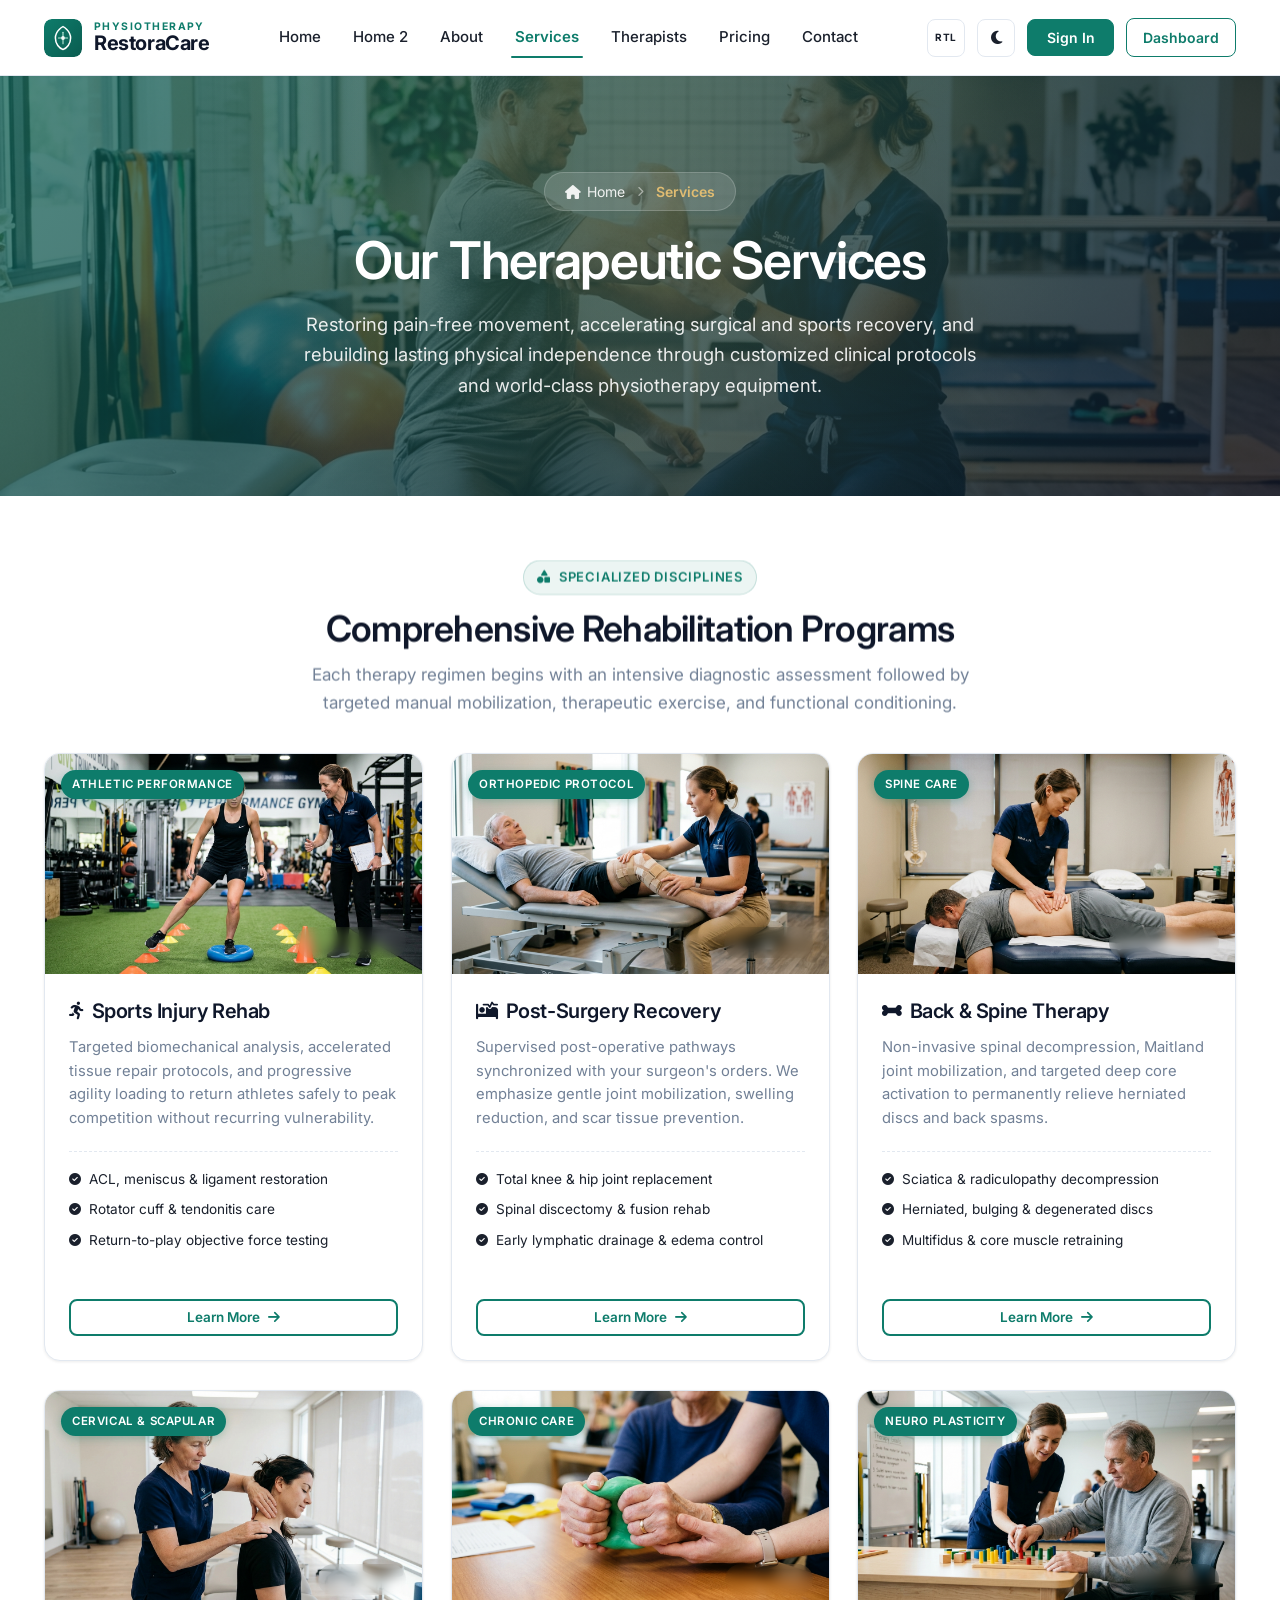
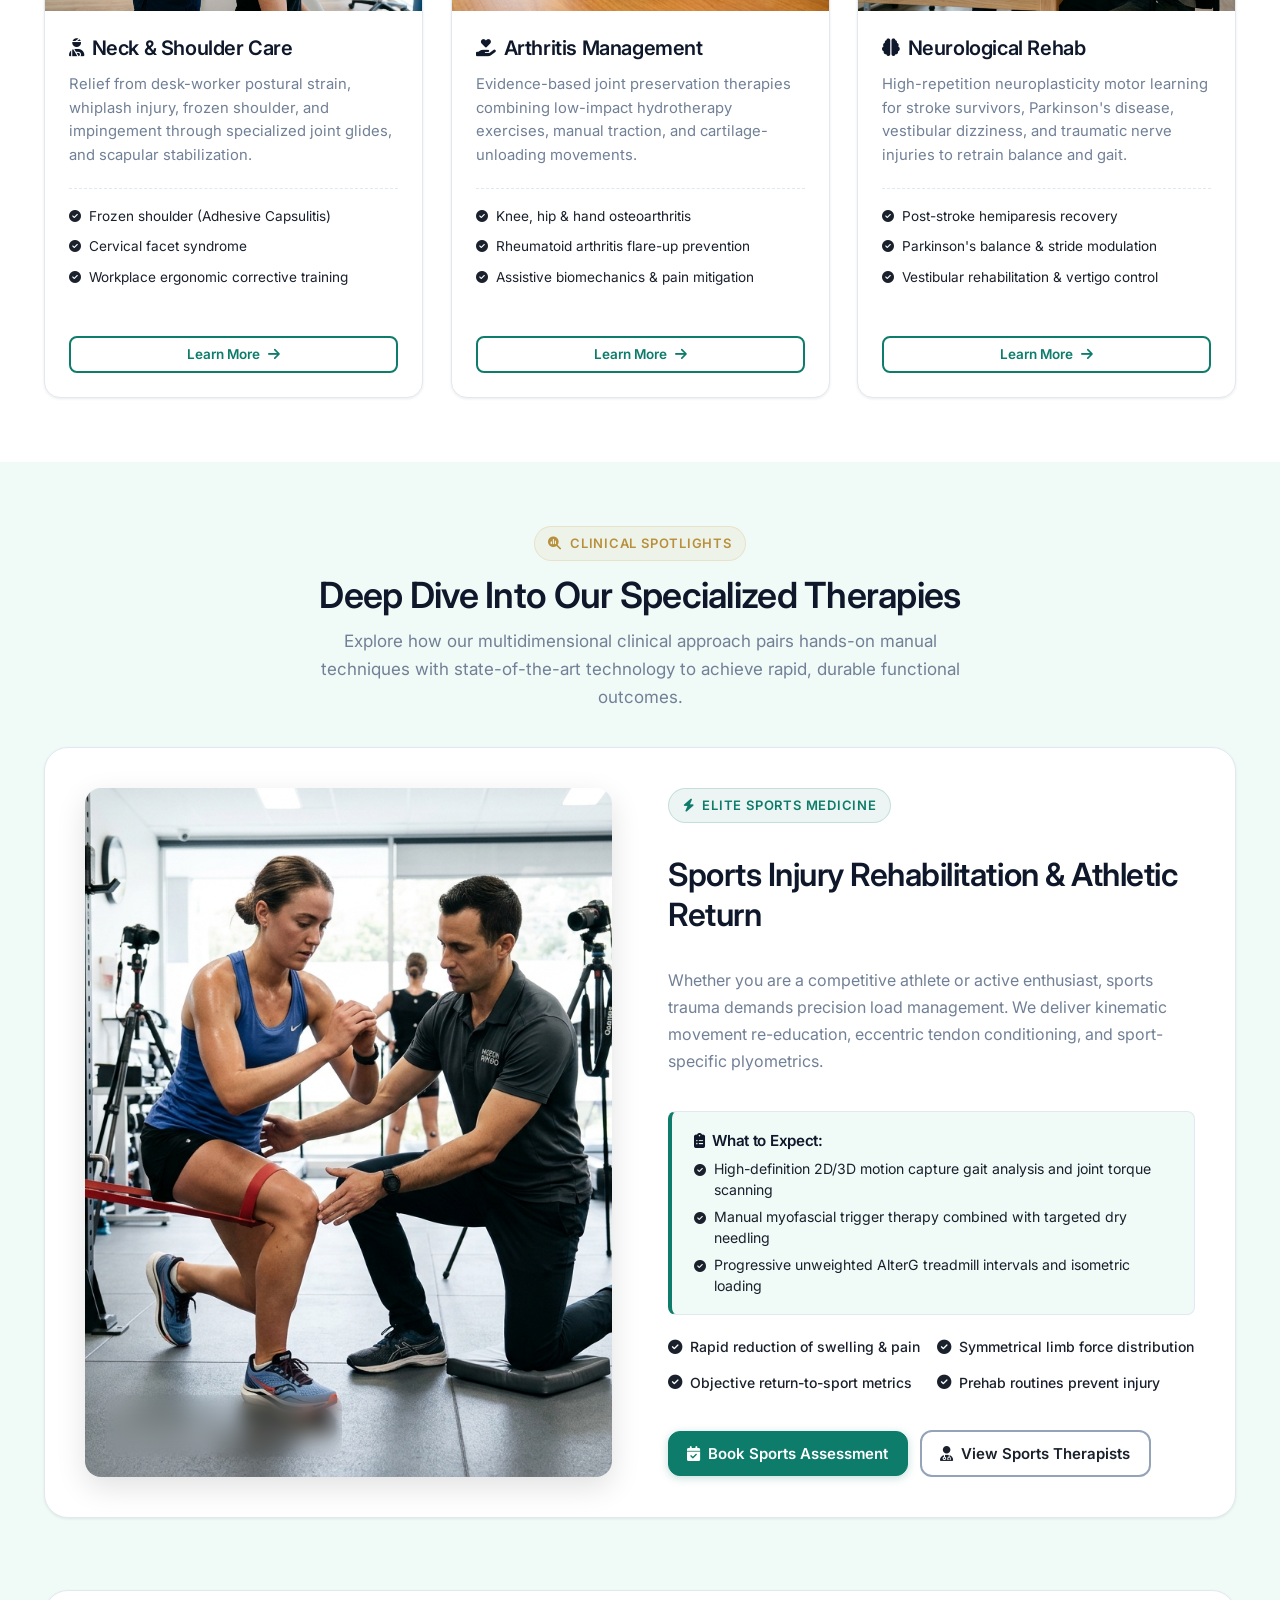
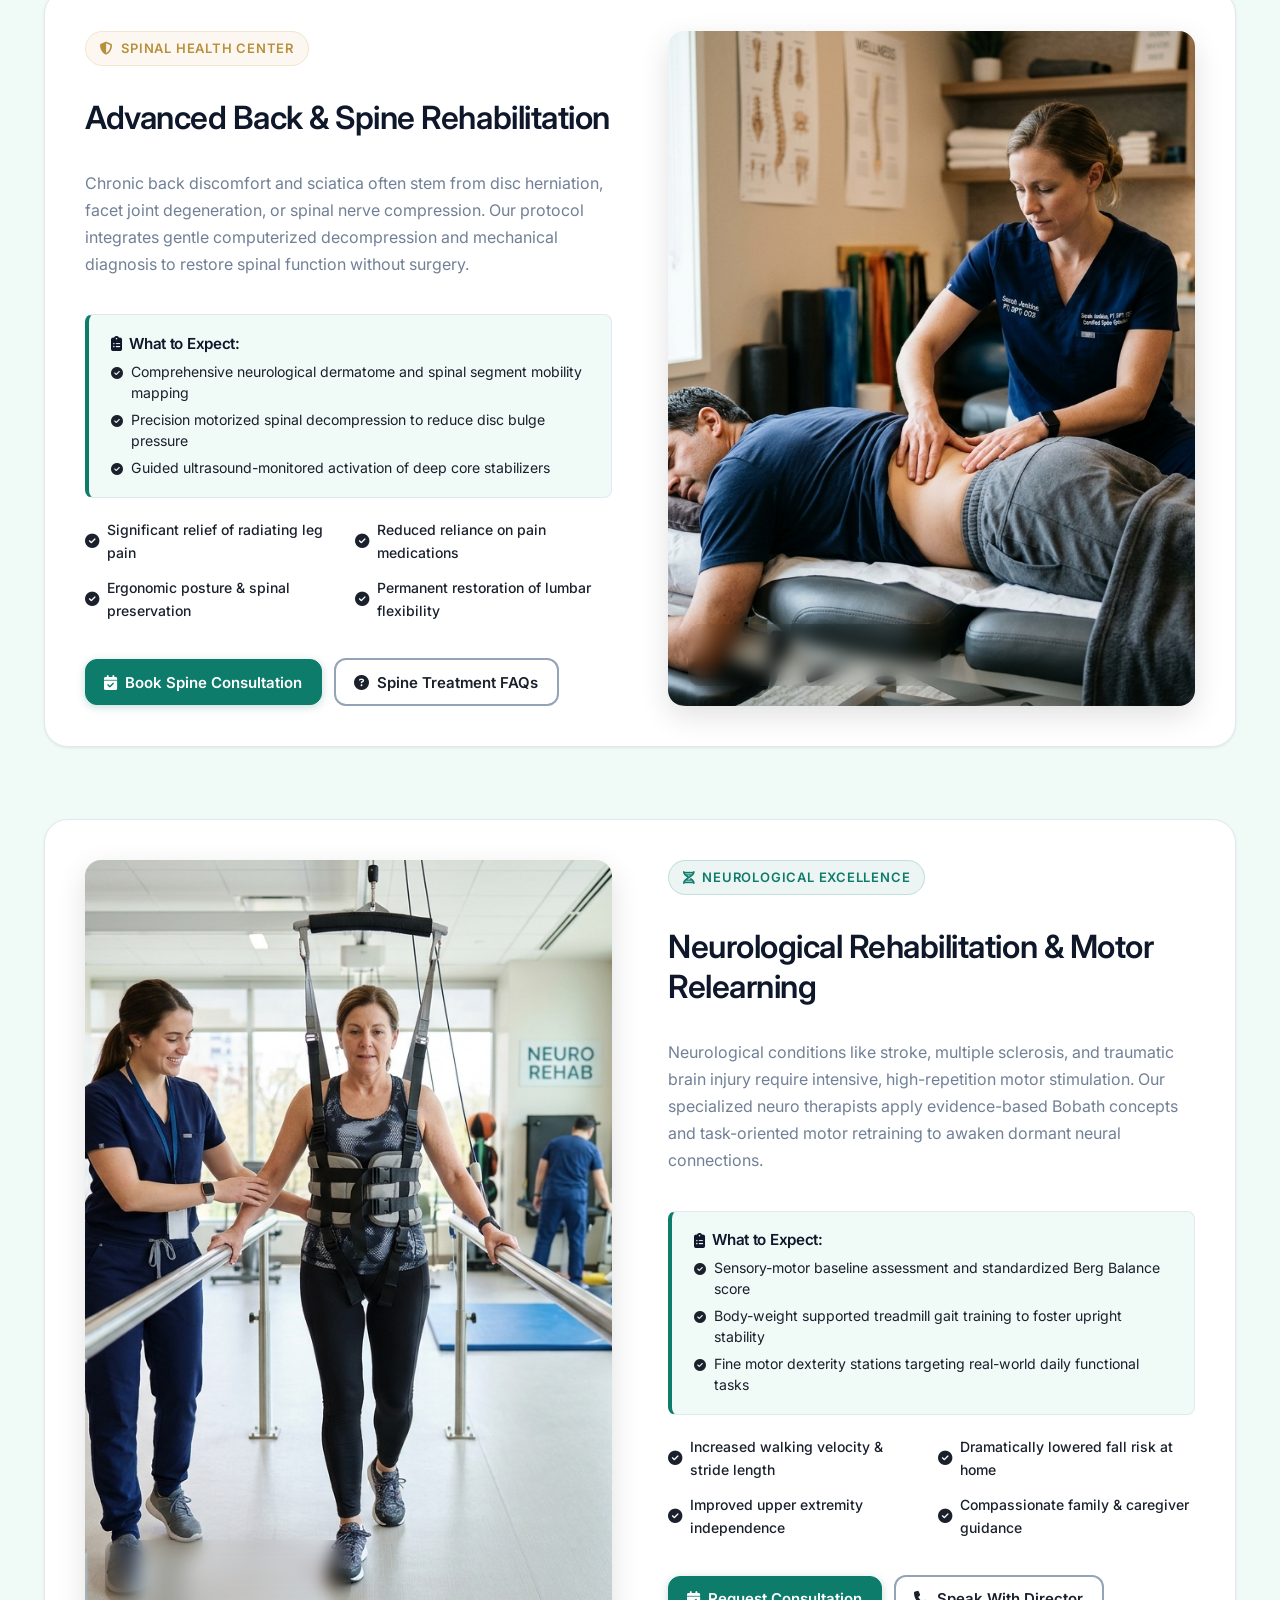
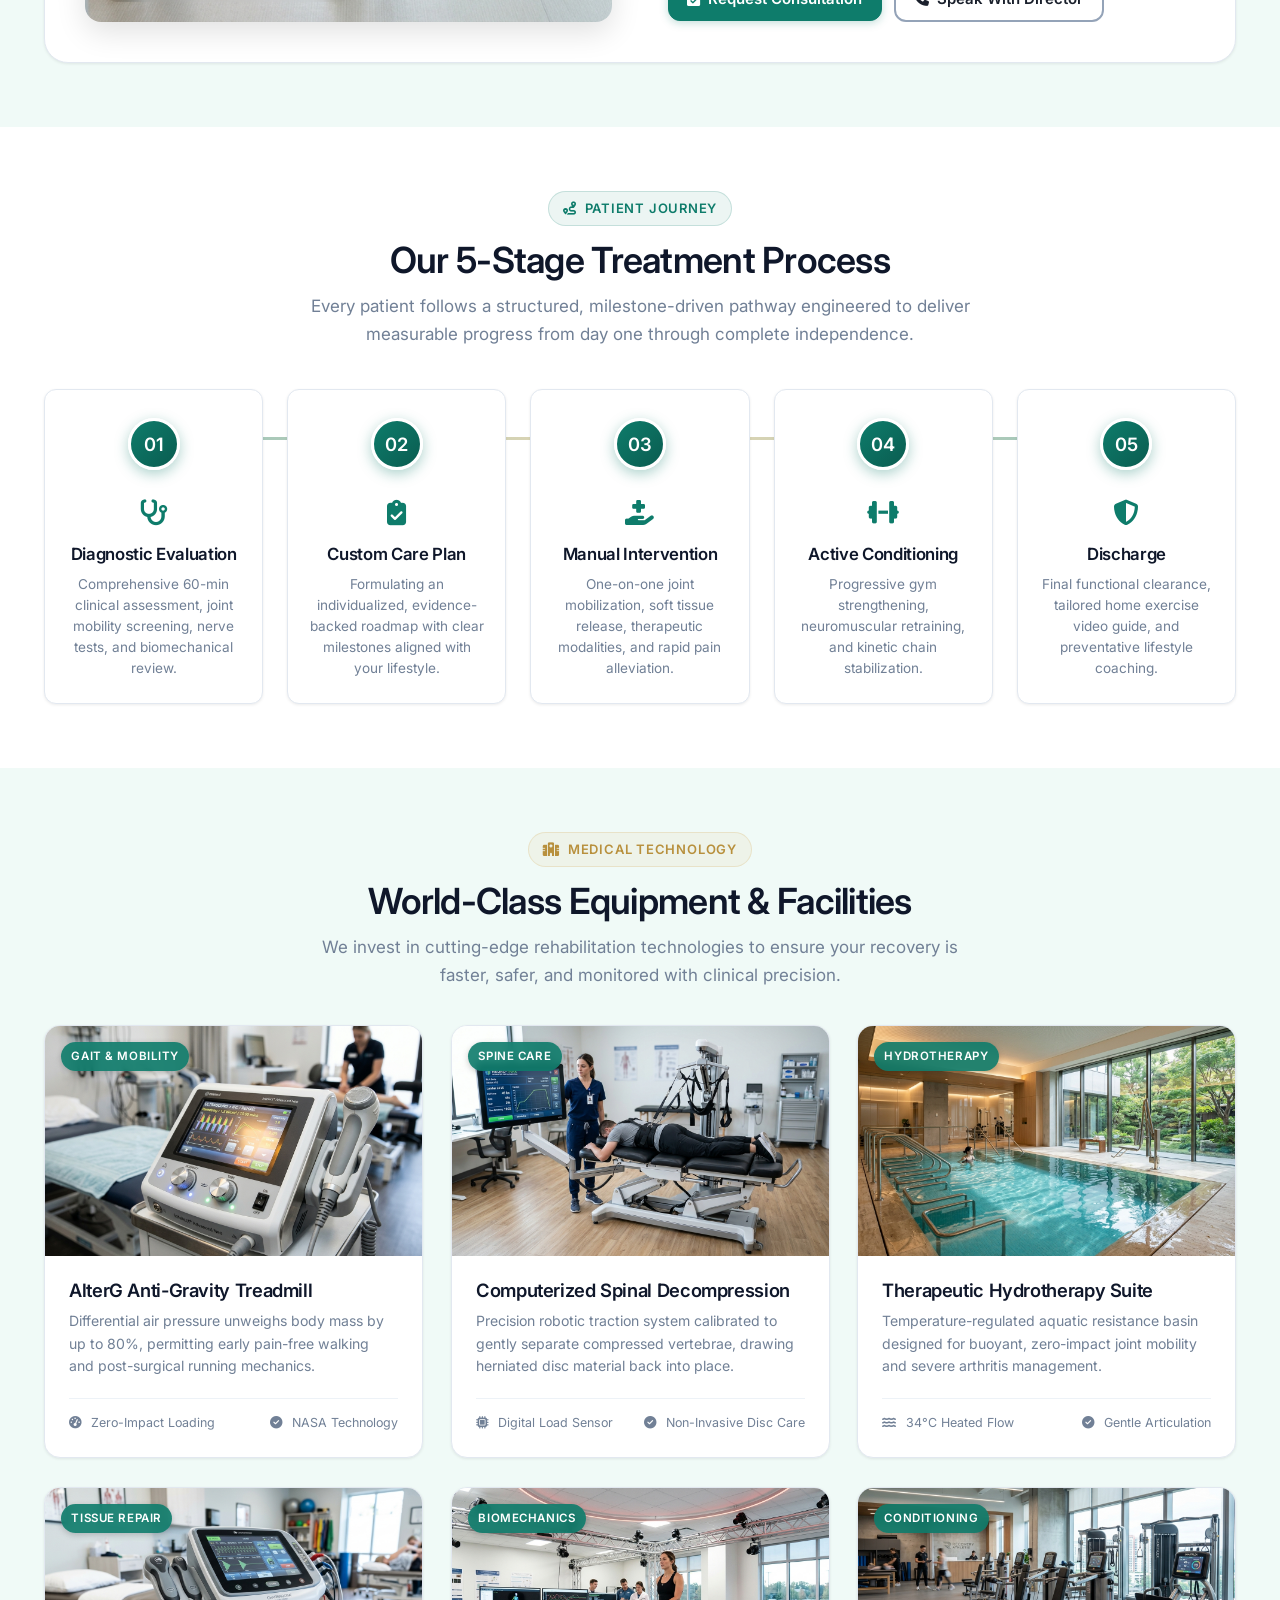
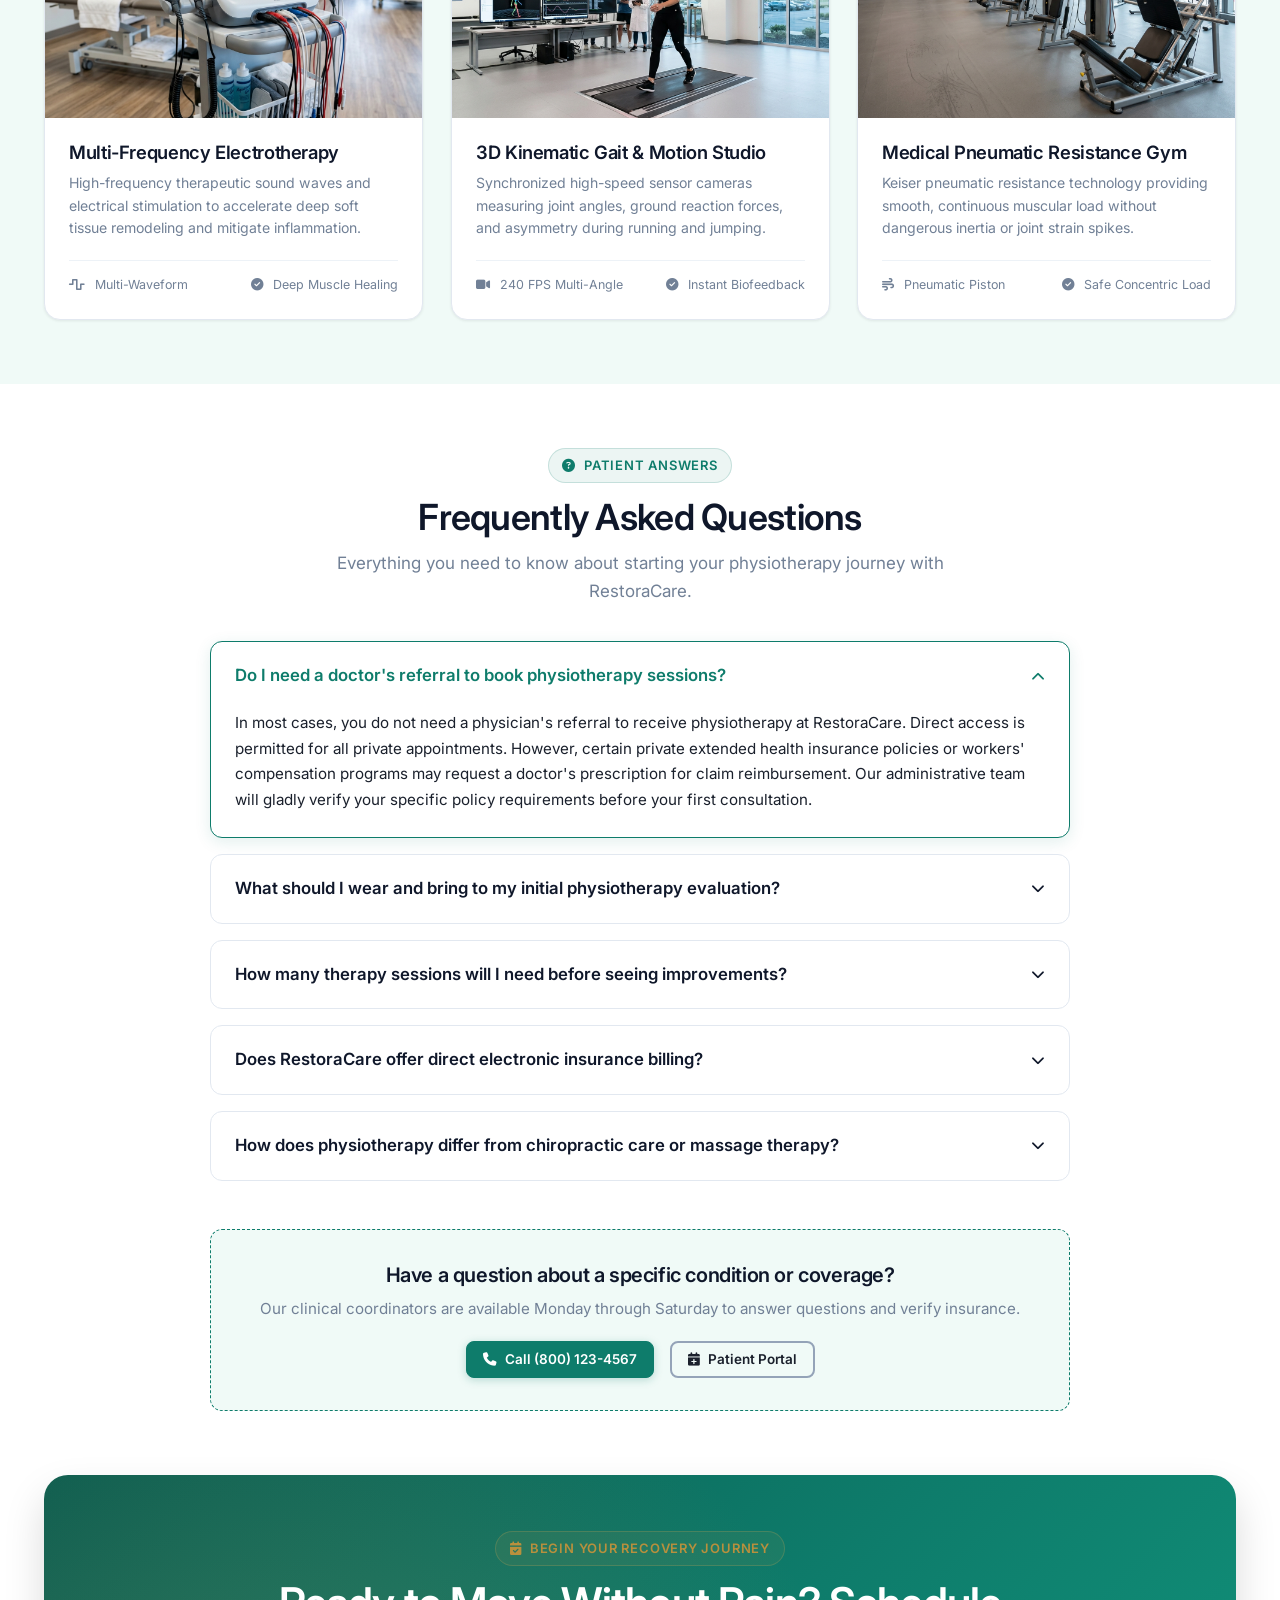
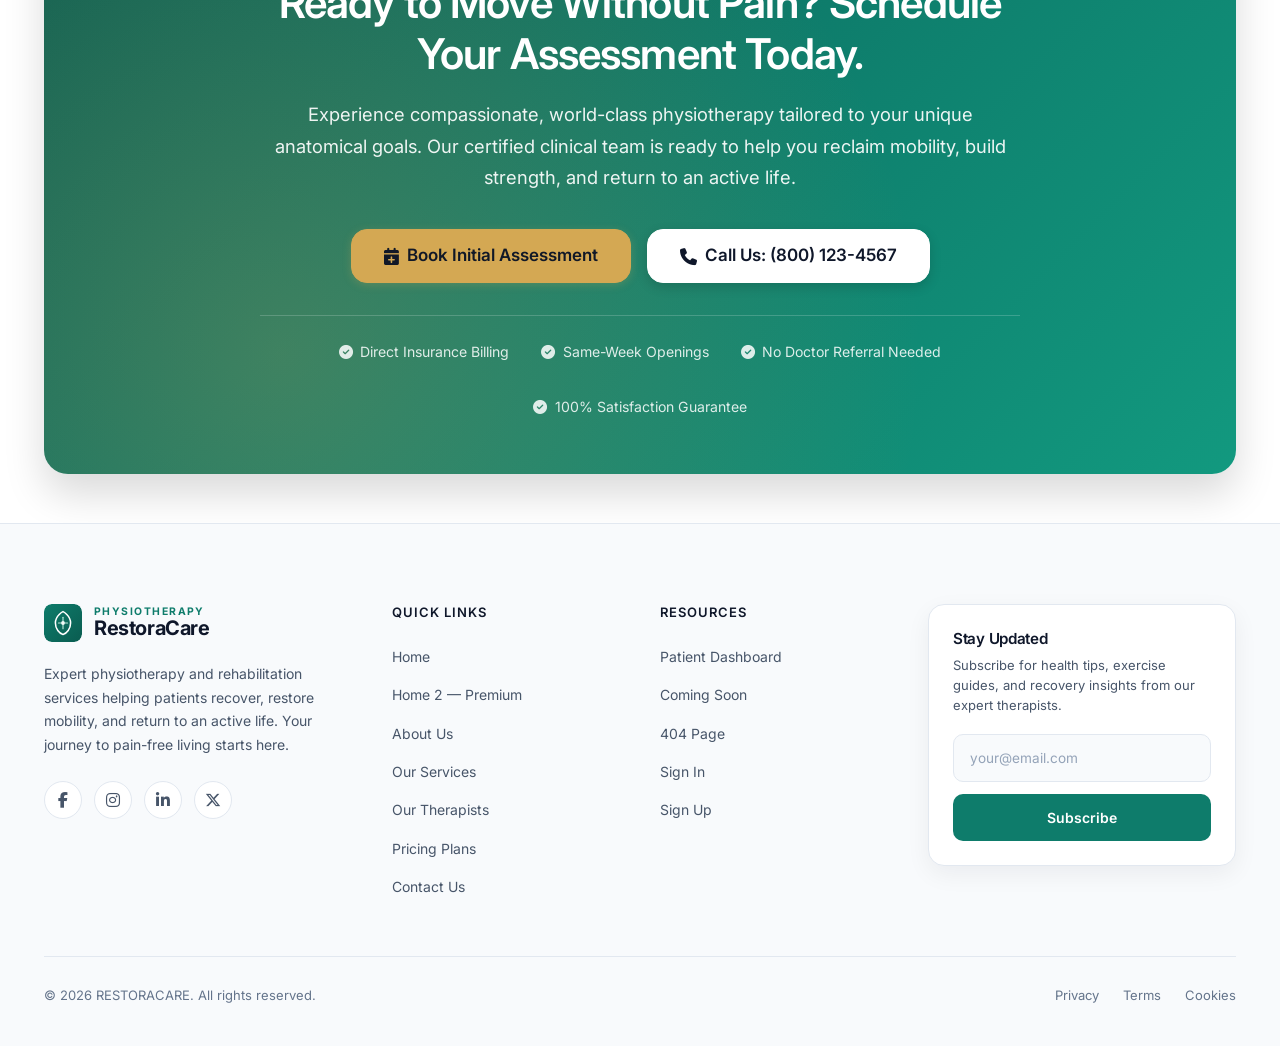
<file: services.html>
<!DOCTYPE html>
<html lang="en" dir="ltr" id="root-html">
<head>
    <meta charset="UTF-8">
    <meta name="viewport" content="width=device-width, initial-scale=1.0">
    <title>Our Services — RestoraCare Physiotherapy</title>
    <meta name="description" content="Comprehensive physiotherapy services including sports injury rehab, post-surgery recovery, back pain therapy, and neurological rehabilitation.">
    <link rel="icon" href="favicon.svg" type="image/svg+xml">
    <link rel="preconnect" href="https://fonts.googleapis.com">
    <link rel="preconnect" href="https://fonts.gstatic.com" crossorigin>
    <link href="https://fonts.googleapis.com/css2?family=Inter:wght@400;500;600;700&display=swap" rel="stylesheet">
    <link rel="stylesheet" href="https://cdnjs.cloudflare.com/ajax/libs/font-awesome/6.5.1/css/all.min.css">
    <link rel="stylesheet" href="style.css?v=51">
    <script>(function(){try{if(localStorage.getItem('rc-dark')==='1'){document.documentElement.classList.add('dark')}if(localStorage.getItem('rc-rtl')==='1'){document.documentElement.setAttribute('dir','rtl')}}catch(e){}})();</script>
    <style>
        /* ===================================================
           SERVICES PAGE SPECIFIC STYLES & ENHANCEMENTS
           =================================================== */

        /* 1. Page Hero Banner */
        .page-hero {
            background: linear-gradient(135deg, rgba(10, 92, 80, 0.72) 0%, rgba(15, 23, 42, 0.80) 100%),
                        url('assets/images/services-hero.jpg') center/cover no-repeat;
        }

        /* 2. Service Cards Enhancements */
        .service-card {
            border: 1px solid var(--border);
            border-radius: var(--radius-lg);
            background: var(--bg-card);
            overflow: hidden;
            display: flex;
            flex-direction: column;
            transition: transform var(--transition-normal), box-shadow var(--transition-normal), border-color var(--transition-normal);
            box-shadow: var(--shadow);
            height: 100%;
        }

        .service-card:hover {
            transform: translateY(-8px);
            box-shadow: 0 16px 32px -8px rgba(14, 124, 107, 0.18);
            border-color: var(--primary);
        }

        .service-card-media {
            position: relative;
            height: 220px;
            overflow: hidden;
            background-color: var(--bg-alt);
        }

        .service-card-media img {
            width: 100%;
            height: 100%;
            object-fit: cover;
            transition: transform 0.6s ease;
        }

        .service-card:hover .service-card-media img {
            transform: scale(1.08);
        }

        .service-duration-badge {
            position: absolute;
            bottom: 1rem;
            right: 1rem;
            background: rgba(15, 23, 42, 0.85);
            backdrop-filter: blur(6px);
            color: #FFFFFF;
            font-size: 0.75rem;
            font-weight: 600;
            padding: 0.35rem 0.75rem;
            border-radius: var(--radius-full);
            display: inline-flex;
            align-items: center;
            gap: 0.35rem;
            box-shadow: 0 2px 8px rgba(0, 0, 0, 0.2);
        }

        [dir="rtl"] .service-duration-badge {
            right: auto;
            left: 1rem;
        }

        .service-category-badge {
            position: absolute;
            top: 1rem;
            left: 1rem;
            background: var(--primary);
            color: #FFFFFF;
            font-size: 0.72rem;
            font-weight: 600;
            text-transform: uppercase;
            letter-spacing: 0.05em;
            padding: 0.3rem 0.7rem;
            border-radius: var(--radius-full);
            box-shadow: 0 2px 8px rgba(14, 124, 107, 0.3);
        }

        [dir="rtl"] .service-category-badge {
            left: auto;
            right: 1rem;
        }

        .service-card-body {
            padding: 1.5rem;
            display: flex;
            flex-direction: column;
            flex: 1;
        }

        .service-card-title {
            font-size: 1.25rem;
            font-weight: 600;
            color: var(--heading);
            margin-bottom: 0.75rem;
            display: flex;
            align-items: center;
            gap: 0.5rem;
        }

        .service-card-title i {
            color: inherit;
            font-size: 1.1rem;
        }

        .service-card-desc {
            font-size: 0.925rem;
            color: var(--text-muted);
            line-height: 1.6;
            margin-bottom: 1.25rem;
            flex-grow: 1;
        }

        .service-features-mini {
            list-style: none;
            padding: 0;
            margin: 0 0 1.5rem;
            border-top: 1px dashed var(--border);
            padding-top: 1rem;
            display: flex;
            flex-direction: column;
            gap: 0.5rem;
        }

        .service-features-mini li {
            font-size: 0.85rem;
            color: var(--text);
            display: flex;
            align-items: center;
            gap: 0.5rem;
        }

        .service-features-mini li i {
            color: inherit;
            font-size: 0.75rem;
            flex-shrink: 0;
        }

        .service-card-footer {
            padding: 0 1.5rem 1.5rem;
            margin-top: auto;
        }

        /* 3. Detailed Service Spotlight (Alternating Sections) */
        .spotlight-wrapper {
            display: flex;
            flex-direction: column;
            gap: 4.5rem;
        }

        .spotlight-item {
            display: grid;
            grid-template-columns: 1fr 1fr;
            gap: 3.5rem;
            align-items: stretch;
            padding: 2.5rem;
            background: var(--bg-card);
            border: 1px solid var(--border);
            border-radius: var(--radius-xl);
            box-shadow: var(--shadow);
            position: relative;
            overflow: hidden;
            transition: border-color var(--transition-fast), box-shadow var(--transition-fast);
        }

        .spotlight-item:hover {
            border-color: rgba(14, 124, 107, 0.4);
            box-shadow: var(--shadow-lg);
        }

        .spotlight-item.reverse {
            direction: rtl;
        }

        .spotlight-item.reverse > * {
            direction: ltr;
        }

        /* Support native RTL mode nested correctly */
        [dir="rtl"] .spotlight-item {
            direction: ltr;
        }

        [dir="rtl"] .spotlight-item > * {
            direction: rtl;
        }

        [dir="rtl"] .spotlight-item.reverse {
            direction: rtl;
        }

        [dir="rtl"] .spotlight-item.reverse > * {
            direction: rtl;
        }

        .spotlight-image-col {
            position: relative;
            height: 100%;
            display: flex;
            flex-direction: column;
        }

        .spotlight-img-frame {
            border-radius: var(--radius-lg);
            overflow: hidden;
            box-shadow: var(--shadow-lg);
            height: 100%;
            min-height: 420px;
            flex: 1;
            position: relative;
        }

        .spotlight-img-frame img {
            width: 100%;
            height: 100%;
            object-fit: cover;
            transition: transform 0.6s ease;
        }

        .spotlight-item:hover .spotlight-img-frame img {
            transform: scale(1.05);
        }

        .spotlight-badge-floating {
            position: absolute;
            bottom: 1.25rem;
            left: 1.25rem;
            background: rgba(255, 255, 255, 0.95);
            backdrop-filter: blur(8px);
            color: #0F172A;
            padding: 0.75rem 1.15rem;
            border-radius: var(--radius);
            box-shadow: 0 8px 24px rgba(0, 0, 0, 0.15);
            display: flex;
            align-items: center;
            gap: 0.75rem;
            border: 1px solid rgba(14, 124, 107, 0.15);
            z-index: 2;
        }

        html.dark .spotlight-badge-floating {
            background: rgba(30, 41, 59, 0.95);
            color: #FFFFFF;
            border-color: rgba(255, 255, 255, 0.1);
        }

        [dir="rtl"] .spotlight-badge-floating {
            left: auto;
            right: 1.25rem;
        }

        .spotlight-badge-icon {
            width: 36px;
            height: 36px;
            border-radius: 50%;
            background-color: var(--bg-alt);
            color: var(--text);
            border: 1px solid var(--border);
            display: flex;
            align-items: center;
            justify-content: center;
            font-size: 1rem;
            flex-shrink: 0;
        }

        html.dark .spotlight-badge-icon {
            background-color: var(--bg-surface);
            color: var(--text);
            border-color: var(--border);
        }

        .spotlight-badge-title {
            font-size: 0.85rem;
            font-weight: 600;
            line-height: 1.2;
            margin: 0;
        }

        .spotlight-badge-sub {
            font-size: 0.72rem;
            color: var(--text-muted);
            margin: 0;
        }

        .spotlight-content-col {
            display: flex;
            flex-direction: column;
            align-items: flex-start;
            gap: 1.25rem;
        }

        .spotlight-title {
            font-size: 2rem;
            font-weight: 600;
            color: var(--heading);
            line-height: 1.25;
            letter-spacing: -0.015em;
        }

        .spotlight-desc {
            font-size: 1rem;
            line-height: 1.7;
            color: var(--text-muted);
        }

        .spotlight-box {
            background-color: var(--bg-alt);
            border: 1px solid var(--border);
            border-left: 4px solid var(--primary);
            border-radius: var(--radius-sm);
            padding: 1.15rem 1.35rem;
        }

        [dir="rtl"] .spotlight-box {
            border-left: 1px solid var(--border);
            border-right: 4px solid var(--primary);
        }

        .spotlight-box-title {
            font-size: 0.95rem;
            font-weight: 600;
            color: var(--heading);
            margin-bottom: 0.5rem;
            display: flex;
            align-items: center;
            gap: 0.5rem;
        }

        .spotlight-box-title i {
            color: inherit;
        }

        .spotlight-box-list {
            list-style: none;
            padding: 0;
            margin: 0;
            display: flex;
            flex-direction: column;
            gap: 0.45rem;
        }

        .spotlight-box-list li {
            font-size: 0.88rem;
            color: var(--text);
            display: flex;
            align-items: baseline;
            gap: 0.5rem;
            line-height: 1.45;
        }

        .spotlight-box-list li i {
            color: inherit;
            font-size: 0.75rem;
            flex-shrink: 0;
        }

        .spotlight-benefits-grid {
            display: grid;
            grid-template-columns: 1fr 1fr;
            gap: 0.75rem;
        }

        .spotlight-benefit-item {
            display: flex;
            align-items: center;
            gap: 0.5rem;
            font-size: 0.875rem;
            font-weight: 500;
            color: var(--text);
        }

        .spotlight-benefit-item i {
            color: inherit;
            font-size: 0.9rem;
            flex-shrink: 0;
        }

        .spotlight-btn-group {
            display: flex;
            align-items: center;
            gap: 0.75rem;
            flex-wrap: nowrap;
            margin-top: 1rem;
        }

        .spotlight-btn-group .btn {
            white-space: nowrap;
            padding: 0.7rem 1.15rem;
            font-size: 0.9375rem;
        }

        /* 4. Treatment Process (5 Connected Horizontal Steps) */
        .process-track {
            position: relative;
            margin-top: 2.5rem;
        }

        .process-5-grid {
            display: grid;
            grid-template-columns: repeat(5, 1fr);
            gap: 1.5rem;
            position: relative;
            z-index: 2;
        }

        .process-connecting-line {
            position: absolute;
            top: 48px;
            left: 8%;
            right: 8%;
            height: 3px;
            background: linear-gradient(90deg, var(--primary) 0%, var(--secondary) 50%, var(--primary) 100%);
            opacity: 0.45;
            z-index: 1;
        }

        .process-node-card {
            background: var(--bg-card);
            border: 1px solid var(--border);
            border-radius: var(--radius);
            padding: 1.75rem 1.25rem 1.5rem;
            text-align: center;
            display: flex;
            flex-direction: column;
            align-items: center;
            position: relative;
            box-shadow: var(--shadow);
            transition: transform 0.4s cubic-bezier(0.22, 1, 0.36, 1), box-shadow 0.35s ease, border-color 0.35s ease;
            height: 100%;
        }

        .process-node-card:hover {
            transform: translateY(-9px);
            box-shadow: 0 22px 46px -10px rgba(18, 153, 127, 0.25);
            border-color: var(--primary);
        }

        .process-number-bubble {
            width: 52px;
            height: 52px;
            border-radius: 50%;
            background: linear-gradient(135deg, var(--primary) 0%, var(--primary-dark) 100%);
            color: #FFFFFF;
            font-size: 1.15rem;
            font-weight: 600;
            display: flex;
            align-items: center;
            justify-content: center;
            margin-bottom: 1.25rem;
            box-shadow: 0 4px 14px rgba(14, 124, 107, 0.35);
            border: 3px solid var(--bg-card);
            flex-shrink: 0;
            transition: transform 0.4s cubic-bezier(0.34, 1.56, 0.64, 1), background 0.35s ease, box-shadow 0.35s ease;
        }

        .process-node-card:hover .process-number-bubble {
            transform: scale(1.18) rotate(12deg);
            background: linear-gradient(135deg, var(--secondary) 0%, var(--secondary-dark) 100%);
            box-shadow: 0 6px 20px rgba(212, 168, 83, 0.45);
        }

        .process-node-icon {
            font-size: 1.6rem;
            color: var(--primary);
            margin-bottom: 0.75rem;
        }

        .process-node-title {
            font-size: 1.05rem;
            font-weight: 600;
            color: var(--heading);
            margin-bottom: 0.5rem;
            line-height: 1.3;
        }

        .process-node-desc {
            font-size: 0.85rem;
            color: var(--text-muted);
            line-height: 1.55;
            margin: 0;
        }

        /* 5. Equipment & Facilities (2x3 Gallery Grid) */
        .equipment-gallery-grid {
            display: grid;
            grid-template-columns: repeat(3, 1fr);
            gap: 1.75rem;
        }

        .equipment-card {
            background: var(--bg-card);
            border: 1px solid var(--border);
            border-radius: var(--radius-lg);
            overflow: hidden;
            box-shadow: var(--shadow);
            display: flex;
            flex-direction: column;
            transition: transform 0.4s cubic-bezier(0.22, 1, 0.36, 1), box-shadow 0.35s ease, border-color 0.35s ease;
        }

        .equipment-card:hover {
            transform: translateY(-9px) scale(1.015);
            box-shadow: 0 24px 48px -10px rgba(15, 23, 42, 0.25);
            border-color: var(--primary);
        }

        .equipment-media-wrap {
            position: relative;
            height: 230px;
            overflow: hidden;
            background-color: var(--bg-alt);
        }

        .equipment-media-wrap img {
            width: 100%;
            height: 100%;
            object-fit: cover;
            transition: transform 0.6s cubic-bezier(0.16, 1, 0.3, 1);
        }

        .equipment-card:hover .equipment-media-wrap img {
            transform: scale(1.1);
        }

        .equipment-tag {
            position: absolute;
            top: 1rem;
            left: 1rem;
            background: rgba(14, 124, 107, 0.9);
            backdrop-filter: blur(4px);
            color: #FFFFFF;
            font-size: 0.72rem;
            font-weight: 600;
            text-transform: uppercase;
            letter-spacing: 0.05em;
            padding: 0.3rem 0.65rem;
            border-radius: var(--radius-full);
            box-shadow: 0 2px 6px rgba(0, 0, 0, 0.2);
            transition: transform 0.35s ease, background 0.35s ease;
        }

        .equipment-card:hover .equipment-tag {
            transform: translateY(-2px) scale(1.05);
            background: var(--primary);
        }

        [dir="rtl"] .equipment-tag {
            left: auto;
            right: 1rem;
        }

        .equipment-content {
            padding: 1.35rem 1.5rem 1.5rem;
            display: flex;
            flex-direction: column;
            flex-grow: 1;
        }

        .equipment-title {
            font-size: 1.15rem;
            font-weight: 600;
            color: var(--heading);
            margin-bottom: 0.5rem;
            line-height: 1.35;
        }

        .equipment-caption {
            font-size: 0.88rem;
            color: var(--text-muted);
            line-height: 1.6;
            margin: 0;
            flex-grow: 1;
        }

        .equipment-spec-footer {
            margin-top: 1.25rem;
            padding-top: 0.85rem;
            border-top: 1px solid var(--border-light);
            display: flex;
            align-items: center;
            justify-content: space-between;
            font-size: 0.78rem;
            color: var(--text-muted);
        }

        .equipment-spec-footer span i {
            color: inherit;
            margin-right: 0.35rem;
        }

        [dir="rtl"] .equipment-spec-footer span i {
            margin-right: 0;
            margin-left: 0.35rem;
        }

        /* 6. FAQ Accordion Custom Styling */
        .faq-accordion-custom {
            max-width: 860px;
            margin: 0 auto;
        }

        .faq-accordion-custom .faq-item {
            border: 1px solid var(--border);
            border-radius: var(--radius);
            background-color: var(--bg-card);
            margin-bottom: 1rem;
            overflow: hidden;
            transition: all var(--transition-fast);
        }

        .faq-accordion-custom .faq-item.active {
            border-color: var(--primary);
            box-shadow: 0 4px 16px rgba(14, 124, 107, 0.12);
        }

        .faq-accordion-custom .faq-question {
            width: 100%;
            text-align: left;
            background: none;
            border: none;
            padding: 1.25rem 1.5rem;
            font-size: 1.05rem;
            font-weight: 600;
            color: var(--heading);
            display: flex;
            align-items: center;
            justify-content: space-between;
            cursor: pointer;
            gap: 1rem;
            font-family: inherit;
            transition: color var(--transition-fast);
        }

        [dir="rtl"] .faq-accordion-custom .faq-question {
            text-align: right;
        }

        .faq-accordion-custom .faq-question:hover {
            color: var(--primary);
        }

        .faq-accordion-custom .faq-item.active .faq-question {
            color: var(--primary);
        }

        .faq-accordion-custom .faq-question i {
            color: inherit;
            font-size: 0.85rem;
            transition: transform 0.3s ease;
            flex-shrink: 0;
        }

        .faq-accordion-custom .faq-item.active .faq-question i {
            transform: rotate(180deg);
        }

        .faq-accordion-custom .faq-answer {
            max-height: 0;
            overflow: hidden;
            transition: max-height 0.35s cubic-bezier(0, 1, 0, 1), padding 0.35s ease;
            padding: 0 1.5rem;
            color: var(--text-muted);
            font-size: 0.95rem;
            line-height: 1.7;
        }

        .faq-accordion-custom .faq-item.active .faq-answer {
            max-height: 500px;
            padding: 0 1.5rem 1.5rem;
            transition: max-height 0.4s ease-in-out, padding 0.3s ease;
        }

        .faq-support-box {
            background-color: var(--bg-alt);
            border: 1px dashed var(--primary);
            border-radius: var(--radius);
            padding: 2rem;
            text-align: center;
            margin-top: 3rem;
            max-width: 860px;
            margin-left: auto;
            margin-right: auto;
        }

        /* 7. Call To Action With Background Overlay */
        .cta-booking-section {
            background: linear-gradient(135deg, #0A5C50 0%, #0E7C6B 50%, #12997F 100%);
            border-radius: var(--radius-xl);
            position: relative;
            padding: 3.5rem 2rem !important;
            margin: 0 0 1.5rem 0 !important;
            box-shadow: var(--shadow-xl);
            overflow: hidden;
            color: #FFFFFF;
        }

        .cta-booking-section::before {
            content: '';
            position: absolute;
            inset: 0;
            background: radial-gradient(circle at 20% 80%, rgba(212, 168, 83, 0.25) 0%, transparent 60%);
            pointer-events: none;
        }

        .cta-booking-inner {
            position: relative;
            z-index: 2;
            max-width: 760px;
            margin: 0 auto;
            text-align: center;
        }

        .cta-booking-title {
            font-size: 2.65rem;
            font-weight: 600;
            line-height: 1.2;
            color: #FFFFFF;
            margin-bottom: 1.25rem;
            letter-spacing: -0.02em;
        }

        .cta-booking-desc {
            font-size: 1.15rem;
            line-height: 1.7;
            color: rgba(255, 255, 255, 0.92);
            margin-bottom: 2.25rem;
        }

        .cta-booking-actions {
            display: flex;
            align-items: center;
            justify-content: center;
            gap: 1.25rem;
            flex-wrap: wrap;
            margin-bottom: 2rem;
        }

        .cta-trust-row {
            display: flex;
            align-items: center;
            justify-content: center;
            gap: 2rem;
            flex-wrap: wrap;
            font-size: 0.88rem;
            color: rgba(255, 255, 255, 0.85);
            padding-top: 1.5rem;
            border-top: 1px solid rgba(255, 255, 255, 0.18);
        }

        .cta-trust-row span {
            display: inline-flex;
            align-items: center;
            gap: 0.45rem;
        }

        .cta-trust-row span i {
            color: inherit;
        }

        /* Responsive Breakpoints */
        @media (max-width: 1024px) {
            .services-grid {
                grid-template-columns: repeat(2, 1fr);
            }
            .spotlight-item {
                grid-template-columns: 1fr;
                gap: 2rem;
                padding: 1.75rem;
            }
            .spotlight-item.reverse {
                direction: ltr;
            }
            .spotlight-item.reverse > * {
                direction: ltr;
            }
            .spotlight-img-frame {
                height: 300px;
            }
            .spotlight-content-col {
                align-items: center;
                text-align: center;
            }
            .spotlight-content-col .section-tag {
                align-self: center;
                margin: 0 auto;
            }
            .spotlight-title {
                text-align: center;
            }
            .spotlight-desc {
                text-align: center;
                max-width: 780px;
                margin: 0 auto;
            }
            .spotlight-box {
                text-align: center;
                border-left: 4px solid var(--primary);
                border-radius: var(--radius-sm);
                width: 100%;
                max-width: 780px;
                margin: 0 auto;
                padding: 1.25rem 1.75rem;
            }
            [dir="rtl"] .spotlight-box {
                border-left: 1px solid var(--border);
                border-right: 4px solid var(--primary);
                text-align: center;
            }
            .spotlight-box-title {
                justify-content: center;
                text-align: center;
                margin-bottom: 0.75rem;
            }
            .spotlight-box-list {
                display: flex;
                flex-direction: column;
                width: fit-content;
                max-width: 100%;
                margin: 0 auto;
                text-align: left;
                gap: 0.45rem;
            }
            .spotlight-box-list li {
                display: flex;
                align-items: baseline;
                justify-content: flex-start;
                text-align: left;
            }
            [dir="rtl"] .spotlight-box-list {
                text-align: right;
            }
            [dir="rtl"] .spotlight-box-list li {
                justify-content: flex-start;
                text-align: right;
            }
            .spotlight-benefits-grid {
                display: grid;
                grid-template-columns: repeat(2, max-content);
                justify-content: center;
                gap: 0.75rem 2.5rem;
                width: 100%;
                max-width: 780px;
                margin: 0 auto;
            }
            .spotlight-btn-group {
                justify-content: center;
                width: 100%;
            }
            .process-5-grid {
                display: flex;
                flex-wrap: wrap;
                justify-content: center;
                gap: 1.25rem;
            }
            .process-5-grid .process-node-card {
                flex: 0 0 calc((100% - 2.5rem) / 3);
                max-width: calc((100% - 2.5rem) / 3);
            }
            .process-connecting-line {
                display: none;
            }
            .equipment-gallery-grid {
                grid-template-columns: repeat(2, 1fr);
            }
        }

        @media (max-width: 768px) {
            .services-grid {
                grid-template-columns: 1fr;
            }
            .spotlight-item {
                padding: 1.25rem 1rem;
            }
            .spotlight-content-col {
                width: 100%;
                max-width: 100%;
                align-items: center;
                text-align: center;
            }
            .spotlight-box {
                width: 100%;
                max-width: 100%;
                padding: 1rem 1rem;
                box-sizing: border-box;
            }
            .spotlight-box-list {
                width: fit-content;
                max-width: 100%;
                margin: 0 auto;
            }
            .spotlight-box-list li {
                text-align: left;
                word-break: normal;
                overflow-wrap: break-word;
            }
            [dir="rtl"] .spotlight-box-list li {
                text-align: right;
            }
            .spotlight-benefits-grid {
                display: flex;
                flex-direction: column;
                align-items: flex-start;
                width: fit-content;
                max-width: 100%;
                margin: 0 auto;
                gap: 0.65rem;
                box-sizing: border-box;
            }
            .spotlight-benefit-item {
                display: flex;
                align-items: flex-start;
                gap: 0.5rem;
                text-align: left;
                word-break: normal;
                overflow-wrap: break-word;
                font-size: 0.875rem;
                width: 100%;
            }
            [dir="rtl"] .spotlight-benefit-item {
                text-align: right;
            }
            .spotlight-btn-group {
                flex-direction: column;
                align-items: stretch;
                width: 100%;
                max-width: 100%;
                box-sizing: border-box;
            }
            .spotlight-btn-group .btn {
                width: 100%;
                justify-content: center;
                white-space: normal;
            }
            .spotlight-title {
                font-size: 1.65rem;
            }
            .process-5-grid {
                display: flex;
                flex-direction: column;
                gap: 1rem;
            }
            .process-5-grid .process-node-card {
                flex: none;
                max-width: 100%;
                width: 100%;
            }
            .equipment-gallery-grid {
                grid-template-columns: 1fr;
            }
            .cta-booking-title {
                font-size: 2rem;
            }
            .cta-booking-actions {
                flex-direction: column;
                width: 100%;
            }
            .cta-booking-actions .btn {
                width: 100%;
            }
            .cta-trust-row {
                flex-direction: column;
                gap: 0.75rem;
            }
        }

        @media (max-width: 480px) {
            .spotlight-item {
                padding: 1.25rem 0.85rem;
            }
            .spotlight-box {
                padding: 0.85rem 0.75rem;
            }
            .spotlight-title {
                font-size: 1.45rem;
            }
            .spotlight-desc {
                font-size: 0.925rem;
            }
            .spotlight-box-list li {
                font-size: 0.84rem;
            }
            .spotlight-benefit-item {
                font-size: 0.84rem;
            }
        }
    </style>
</head>
<body>

    <!-- NAVBAR PLACEHOLDER (Populated by components.js) -->
    <div id="navbar-placeholder"></div>

    <!-- MAIN PAGE CONTENT -->
    <main id="main-content">

        <!-- ==========================================================================
             SECTION 1: PAGE HERO BANNER
             ========================================================================== -->
        <section class="page-hero page-hero-services" aria-label="Services Hero Banner">
            <div class="container">
                <!-- Breadcrumb Navigation -->
                <nav class="breadcrumb-nav fade-up" aria-label="Breadcrumb">
                    <ol class="breadcrumb">
                        <li><a href="index.html"><i class="fas fa-home"></i> Home</a></li>
                        <li><i class="fas fa-chevron-right breadcrumb-separator" aria-hidden="true"></i></li>
                        <li aria-current="page">Services</li>
                    </ol>
                </nav>

                <!-- Hero Title & Subtitle -->
                <h1 class="page-hero-title fade-up">Our Therapeutic Services</h1>
                <p class="page-hero-subtitle fade-up">
                    Restoring pain-free movement, accelerating surgical and sports recovery, and rebuilding lasting physical independence through customized clinical protocols and world-class physiotherapy equipment.
                </p>
            </div>
        </section>


        <!-- ==========================================
             SECTION 2: SERVICE CATEGORIES (6 CARDS GRID)
             ========================================== -->
        <section class="section" id="service-categories">
            <div class="container">
                <div class="section-header text-center fade-up">
                    <span class="section-tag"><i class="fas fa-shapes"></i> Specialized Disciplines</span>
                    <h2 class="section-title">Comprehensive Rehabilitation Programs</h2>
                    <p class="section-subtitle">
                        Each therapy regimen begins with an intensive diagnostic assessment followed by targeted manual mobilization, therapeutic exercise, and functional conditioning.
                    </p>
                </div>

                <div class="services-grid">
                    
                    <!-- Service 1: Sports Injury Rehabilitation -->
                    <div class="service-card fade-up">
                        <div class="service-card-media">
                            <img src="assets/images/services-sports-detail.jpg" alt="Sports Injury Rehabilitation session" loading="lazy">
                            <span class="service-category-badge">Athletic Performance</span>
                            <span class="service-duration-badge"><i class="far fa-clock"></i> 45–60 Mins</span>
                        </div>
                        <div class="service-card-body">
                            <h3 class="service-card-title">
                                <i class="fas fa-running"></i> Sports Injury Rehab
                            </h3>
                            <p class="service-card-desc">
                                Targeted biomechanical analysis, accelerated tissue repair protocols, and progressive agility loading to return athletes safely to peak competition without recurring vulnerability.
                            </p>
                            <ul class="service-features-mini">
                                <li><i class="fas fa-check-circle"></i> ACL, meniscus & ligament restoration</li>
                                <li><i class="fas fa-check-circle"></i> Rotator cuff & tendonitis care</li>
                                <li><i class="fas fa-check-circle"></i> Return-to-play objective force testing</li>
                            </ul>
                        </div>
                        <div class="service-card-footer">
                            <a href="#spotlight-sports" class="btn btn-outline-primary btn-sm w-full">
                                Learn More <i class="fas fa-arrow-right"></i>
                            </a>
                        </div>
                    </div>

                    <!-- Service 2: Post-Surgical Recovery -->
                    <div class="service-card fade-up">
                        <div class="service-card-media">
                            <img src="assets/images/service-post-surgery.jpg" alt="Post-Surgical physical therapy" loading="lazy">
                            <span class="service-category-badge">Orthopedic Protocol</span>
                            <span class="service-duration-badge"><i class="far fa-clock"></i> 60 Mins</span>
                        </div>
                        <div class="service-card-body">
                            <h3 class="service-card-title">
                                <i class="fas fa-procedures"></i> Post-Surgery Recovery
                            </h3>
                            <p class="service-card-desc">
                                Supervised post-operative pathways synchronized with your surgeon's orders. We emphasize gentle joint mobilization, swelling reduction, and scar tissue prevention.
                            </p>
                            <ul class="service-features-mini">
                                <li><i class="fas fa-check-circle"></i> Total knee & hip joint replacement</li>
                                <li><i class="fas fa-check-circle"></i> Spinal discectomy & fusion rehab</li>
                                <li><i class="fas fa-check-circle"></i> Early lymphatic drainage & edema control</li>
                            </ul>
                        </div>
                        <div class="service-card-footer">
                            <a href="pricing.html" class="btn btn-outline-primary btn-sm w-full">
                                Learn More <i class="fas fa-arrow-right"></i>
                            </a>
                        </div>
                    </div>

                    <!-- Service 3: Back & Spine Therapy -->
                    <div class="service-card fade-up">
                        <div class="service-card-media">
                            <img src="assets/images/service-back-spine.jpg" alt="Back and spinal physical therapy" loading="lazy">
                            <span class="service-category-badge">Spine Care</span>
                            <span class="service-duration-badge"><i class="far fa-clock"></i> 45–60 Mins</span>
                        </div>
                        <div class="service-card-body">
                            <h3 class="service-card-title">
                                <i class="fas fa-bone"></i> Back & Spine Therapy
                            </h3>
                            <p class="service-card-desc">
                                Non-invasive spinal decompression, Maitland joint mobilization, and targeted deep core activation to permanently relieve herniated discs and back spasms.
                            </p>
                            <ul class="service-features-mini">
                                <li><i class="fas fa-check-circle"></i> Sciatica & radiculopathy decompression</li>
                                <li><i class="fas fa-check-circle"></i> Herniated, bulging & degenerated discs</li>
                                <li><i class="fas fa-check-circle"></i> Multifidus & core muscle retraining</li>
                            </ul>
                        </div>
                        <div class="service-card-footer">
                            <a href="#spotlight-back" class="btn btn-outline-primary btn-sm w-full">
                                Learn More <i class="fas fa-arrow-right"></i>
                            </a>
                        </div>
                    </div>

                    <!-- Service 4: Neck & Shoulder Care -->
                    <div class="service-card fade-up">
                        <div class="service-card-media">
                            <img src="assets/images/service-neck-shoulder.jpg" alt="Neck and shoulder physiotherapy" loading="lazy">
                            <span class="service-category-badge">Cervical & Scapular</span>
                            <span class="service-duration-badge"><i class="far fa-clock"></i> 45 Mins</span>
                        </div>
                        <div class="service-card-body">
                            <h3 class="service-card-title">
                                <i class="fas fa-user-injured"></i> Neck & Shoulder Care
                            </h3>
                            <p class="service-card-desc">
                                Relief from desk-worker postural strain, whiplash injury, frozen shoulder, and impingement through specialized joint glides, and scapular stabilization.
                            </p>
                            <ul class="service-features-mini">
                                <li><i class="fas fa-check-circle"></i> Frozen shoulder (Adhesive Capsulitis)</li>
                                <li><i class="fas fa-check-circle"></i> Cervical facet syndrome </li>
                                <li><i class="fas fa-check-circle"></i> Workplace ergonomic corrective training</li>
                            </ul>
                        </div>
                        <div class="service-card-footer">
                            <a href="therapists.html" class="btn btn-outline-primary btn-sm w-full">
                                Learn More <i class="fas fa-arrow-right"></i>
                            </a>
                        </div>
                    </div>

                    <!-- Service 5: Arthritis & Joint Management -->
                    <div class="service-card fade-up">
                        <div class="service-card-media">
                            <img src="assets/images/service-arthritis.jpg" alt="Arthritis and joint rehabilitation" loading="lazy">
                            <span class="service-category-badge">Chronic Care</span>
                            <span class="service-duration-badge"><i class="far fa-clock"></i> 50 Mins</span>
                        </div>
                        <div class="service-card-body">
                            <h3 class="service-card-title">
                                <i class="fas fa-hand-holding-heart"></i> Arthritis Management
                            </h3>
                            <p class="service-card-desc">
                                Evidence-based joint preservation therapies combining low-impact hydrotherapy exercises, manual traction, and cartilage-unloading movements.
                            </p>
                            <ul class="service-features-mini">
                                <li><i class="fas fa-check-circle"></i> Knee, hip & hand osteoarthritis</li>
                                <li><i class="fas fa-check-circle"></i> Rheumatoid arthritis flare-up prevention</li>
                                <li><i class="fas fa-check-circle"></i> Assistive biomechanics & pain mitigation</li>
                            </ul>
                        </div>
                        <div class="service-card-footer">
                            <a href="pricing.html" class="btn btn-outline-primary btn-sm w-full">
                                Learn More <i class="fas fa-arrow-right"></i>
                            </a>
                        </div>
                    </div>

                    <!-- Service 6: Neurological Rehabilitation -->
                    <div class="service-card fade-up">
                        <div class="service-card-media">
                            <img src="assets/images/service-neuro-rehab.jpg" alt="Neurological rehabilitation therapy" loading="lazy">
                            <span class="service-category-badge">Neuro Plasticity</span>
                            <span class="service-duration-badge"><i class="far fa-clock"></i> 60 Mins</span>
                        </div>
                        <div class="service-card-body">
                            <h3 class="service-card-title">
                                <i class="fas fa-brain"></i> Neurological Rehab
                            </h3>
                            <p class="service-card-desc">
                                High-repetition neuroplasticity motor learning for stroke survivors, Parkinson's disease, vestibular dizziness, and traumatic nerve injuries to retrain balance and gait.
                            </p>
                            <ul class="service-features-mini">
                                <li><i class="fas fa-check-circle"></i> Post-stroke hemiparesis recovery</li>
                                <li><i class="fas fa-check-circle"></i> Parkinson's balance & stride modulation</li>
                                <li><i class="fas fa-check-circle"></i> Vestibular rehabilitation & vertigo control</li>
                            </ul>
                        </div>
                        <div class="service-card-footer">
                            <a href="#spotlight-neuro" class="btn btn-outline-primary btn-sm w-full">
                                Learn More <i class="fas fa-arrow-right"></i>
                            </a>
                        </div>
                    </div>

                </div>
            </div>
        </section>


        <!-- ==========================================
             SECTION 3: DETAILED SERVICE SPOTLIGHT
             (3 ALTERNATING IMAGE-TEXT SECTIONS)
             ========================================== -->
        <section class="section section-alt" id="service-spotlights">
            <div class="container">
                <div class="section-header text-center fade-up">
                    <span class="section-tag section-tag-gold"><i class="fas fa-magnifying-glass-chart"></i> Clinical Spotlights</span>
                    <h2 class="section-title">Deep Dive Into Our Specialized Therapies</h2>
                    <p class="section-subtitle">
                        Explore how our multidimensional clinical approach pairs hands-on manual techniques with state-of-the-art technology to achieve rapid, durable functional outcomes.
                    </p>
                </div>

                <div class="spotlight-wrapper">

                    <!-- Spotlight 1: Sports Injury (Image Left, Content Right) -->
                    <article class="spotlight-item fade-up" id="spotlight-sports">
                        <div class="spotlight-image-col">
                            <div class="spotlight-img-frame">
                                <img src="assets/images/services-sports-protocol.jpg" alt="Sports Injury Rehabilitation treatment" loading="lazy">
                                <div class="spotlight-badge-floating">
                                    <div class="spotlight-badge-icon"><i class="fas fa-medal"></i></div>
                                    <div>
                                        <p class="spotlight-badge-title">98.2% Return-to-Play</p>
                                        <p class="spotlight-badge-sub">Athletic Clearance Protocol</p>
                                    </div>
                                </div>
                            </div>
                        </div>

                        <div class="spotlight-content-col">
                            <span class="section-tag"><i class="fas fa-bolt"></i> Elite Sports Medicine</span>
                            <h3 class="spotlight-title">Sports Injury Rehabilitation & Athletic Return</h3>
                            <p class="spotlight-desc">
                                Whether you are a competitive athlete or active enthusiast, sports trauma demands precision load management. We deliver kinematic movement re-education, eccentric tendon conditioning, and sport-specific plyometrics.
                            </p>

                            <!-- What to Expect Box -->
                            <div class="spotlight-box">
                                <h4 class="spotlight-box-title"><i class="fas fa-clipboard-list"></i> What to Expect:</h4>
                                <ul class="spotlight-box-list">
                                    <li><i class="fas fa-circle-check"></i> High-definition 2D/3D motion capture gait analysis and joint torque scanning</li>
                                    <li><i class="fas fa-circle-check"></i> Manual myofascial trigger therapy combined with targeted dry needling</li>
                                    <li><i class="fas fa-circle-check"></i> Progressive unweighted AlterG treadmill intervals and isometric loading</li>
                                </ul>
                            </div>

                            <!-- Benefits List -->
                            <div class="spotlight-benefits-grid">
                                <div class="spotlight-benefit-item"><i class="fas fa-circle-check"></i> Rapid reduction of swelling & pain</div>
                                <div class="spotlight-benefit-item"><i class="fas fa-circle-check"></i> Symmetrical limb force distribution</div>
                                <div class="spotlight-benefit-item"><i class="fas fa-circle-check"></i> Objective return-to-sport metrics</div>
                                <div class="spotlight-benefit-item"><i class="fas fa-circle-check"></i> Prehab routines prevent injury</div>
                            </div>

                            <div class="spotlight-btn-group">
                                <a href="pricing.html" class="btn btn-primary"><i class="fas fa-calendar-check"></i> Book Sports Assessment</a>
                                <a href="therapists.html" class="btn btn-outline"><i class="fas fa-user-doctor"></i> View Sports Therapists</a>
                            </div>
                        </div>
                    </article>

                    <!-- Spotlight 2: Back & Spine Therapy (Content Left, Image Right - Alternating) -->
                    <article class="spotlight-item reverse fade-up" id="spotlight-back">
                        <div class="spotlight-image-col">
                            <div class="spotlight-img-frame">
                                <img src="assets/images/services-spine-therapy.jpg" alt="Back & Spine clinical rehabilitation session" loading="lazy">
                                <div class="spotlight-badge-floating">
                                    <div class="spotlight-badge-icon"><i class="fas fa-heart-pulse"></i></div>
                                    <div>
                                        <p class="spotlight-badge-title">Non-Surgical Spine Care</p>
                                        <p class="spotlight-badge-sub">Computerized Decompression</p>
                                    </div>
                                </div>
                            </div>
                        </div>

                        <div class="spotlight-content-col">
                            <span class="section-tag section-tag-gold"><i class="fas fa-shield-halved"></i> Spinal Health Center</span>
                            <h3 class="spotlight-title">Advanced Back & Spine Rehabilitation</h3>
                            <p class="spotlight-desc">
                                Chronic back discomfort and sciatica often stem from disc herniation, facet joint degeneration, or spinal nerve compression. Our protocol integrates gentle computerized decompression and mechanical diagnosis to restore spinal function without surgery.
                            </p>

                            <!-- What to Expect Box -->
                            <div class="spotlight-box">
                                <h4 class="spotlight-box-title"><i class="fas fa-clipboard-list"></i> What to Expect:</h4>
                                <ul class="spotlight-box-list">
                                    <li><i class="fas fa-circle-check"></i> Comprehensive neurological dermatome and spinal segment mobility mapping</li>
                                    <li><i class="fas fa-circle-check"></i> Precision motorized spinal decompression to reduce disc bulge pressure</li>
                                    <li><i class="fas fa-circle-check"></i> Guided ultrasound-monitored activation of deep core stabilizers</li>
                                </ul>
                            </div>

                            <!-- Benefits List -->
                            <div class="spotlight-benefits-grid">
                                <div class="spotlight-benefit-item"><i class="fas fa-circle-check"></i> Significant relief of radiating leg pain</div>
                                <div class="spotlight-benefit-item"><i class="fas fa-circle-check"></i> Reduced reliance on pain medications</div>
                                <div class="spotlight-benefit-item"><i class="fas fa-circle-check"></i> Ergonomic posture & spinal preservation</div>
                                <div class="spotlight-benefit-item"><i class="fas fa-circle-check"></i> Permanent restoration of lumbar flexibility</div>
                            </div>

                            <div class="spotlight-btn-group">
                                <a href="pricing.html" class="btn btn-primary"><i class="fas fa-calendar-check"></i> Book Spine Consultation</a>
                                <a href="pricing.html#faq" class="btn btn-outline"><i class="fas fa-circle-question"></i> Spine Treatment FAQs</a>
                            </div>
                        </div>
                    </article>

                    <!-- Spotlight 3: Neurological Rehabilitation (Image Left, Content Right - Alternating) -->
                    <article class="spotlight-item fade-up" id="spotlight-neuro">
                        <div class="spotlight-image-col">
                            <div class="spotlight-img-frame">
                                <img src="assets/images/neuro-rehab-detail.jpg" alt="Neurological motor skill recovery and balance training" loading="lazy">
                                <div class="spotlight-badge-floating">
                                    <div class="spotlight-badge-icon"><i class="fas fa-brain"></i></div>
                                    <div>
                                        <p class="spotlight-badge-title">Neuro-Plastic Relearning</p>
                                        <p class="spotlight-badge-sub">Balance & Gait Modulation</p>
                                    </div>
                                </div>
                            </div>
                        </div>

                        <div class="spotlight-content-col">
                            <span class="section-tag"><i class="fas fa-dna"></i> Neurological Excellence</span>
                            <h3 class="spotlight-title">Neurological Rehabilitation & Motor Relearning</h3>
                            <p class="spotlight-desc">
                                Neurological conditions like stroke, multiple sclerosis, and traumatic brain injury require intensive, high-repetition motor stimulation. Our specialized neuro therapists apply evidence-based Bobath concepts and task-oriented motor retraining to awaken dormant neural connections.
                            </p>

                            <!-- What to Expect Box -->
                            <div class="spotlight-box">
                                <h4 class="spotlight-box-title"><i class="fas fa-clipboard-list"></i> What to Expect:</h4>
                                <ul class="spotlight-box-list">
                                    <li><i class="fas fa-circle-check"></i> Sensory-motor baseline assessment and standardized Berg Balance score</li>
                                    <li><i class="fas fa-circle-check"></i> Body-weight supported treadmill gait training to foster upright stability</li>
                                    <li><i class="fas fa-circle-check"></i> Fine motor dexterity stations targeting real-world daily functional tasks</li>
                                </ul>
                            </div>

                            <!-- Benefits List -->
                            <div class="spotlight-benefits-grid">
                                <div class="spotlight-benefit-item"><i class="fas fa-circle-check"></i> Increased walking velocity & stride length</div>
                                <div class="spotlight-benefit-item"><i class="fas fa-circle-check"></i> Dramatically lowered fall risk at home</div>
                                <div class="spotlight-benefit-item"><i class="fas fa-circle-check"></i> Improved upper extremity independence</div>
                                <div class="spotlight-benefit-item"><i class="fas fa-circle-check"></i> Compassionate family & caregiver guidance</div>
                            </div>

                            <div class="spotlight-btn-group">
                                <a href="pricing.html" class="btn btn-primary"><i class="fas fa-calendar-check"></i> Request Consultation</a>
                                <a href="tel:18001234567" class="btn btn-outline"><i class="fas fa-phone"></i> Speak With Director</a>
                            </div>
                        </div>
                    </article>

                </div>
            </div>
        </section>


        <!-- ==========================================
             SECTION 4: TREATMENT PROCESS
             (5 HORIZONTAL CONNECTED STEPS WITH ICONS)
             ========================================== -->
        <section class="section" id="treatment-process">
            <div class="container">
                <div class="section-header text-center fade-up">
                    <span class="section-tag"><i class="fas fa-route"></i> Patient Journey</span>
                    <h2 class="section-title">Our 5-Stage Treatment Process</h2>
                    <p class="section-subtitle">
                        Every patient follows a structured, milestone-driven pathway engineered to deliver measurable progress from day one through complete independence.
                    </p>
                </div>

                <div class="process-track fade-up">
                    <div class="process-connecting-line" aria-hidden="true"></div>

                    <div class="process-5-grid">
                        
                        <!-- Step 1 -->
                        <div class="process-node-card">
                            <div class="process-number-bubble">01</div>
                            <div class="process-node-icon"><i class="fas fa-stethoscope"></i></div>
                            <h3 class="process-node-title">Diagnostic Evaluation</h3>
                            <p class="process-node-desc">
                                Comprehensive 60-min clinical assessment, joint mobility screening, nerve tests, and biomechanical review.
                            </p>
                        </div>

                        <!-- Step 2 -->
                        <div class="process-node-card">
                            <div class="process-number-bubble">02</div>
                            <div class="process-node-icon"><i class="fas fa-clipboard-check"></i></div>
                            <h3 class="process-node-title">Custom Care Plan</h3>
                            <p class="process-node-desc">
                                Formulating an individualized, evidence-backed roadmap with clear milestones aligned with your lifestyle.
                            </p>
                        </div>

                        <!-- Step 3 -->
                        <div class="process-node-card">
                            <div class="process-number-bubble">03</div>
                            <div class="process-node-icon"><i class="fas fa-hand-holding-medical"></i></div>
                            <h3 class="process-node-title">Manual Intervention</h3>
                            <p class="process-node-desc">
                                One-on-one joint mobilization, soft tissue release, therapeutic modalities, and rapid pain alleviation.
                            </p>
                        </div>

                        <!-- Step 4 -->
                        <div class="process-node-card">
                            <div class="process-number-bubble">04</div>
                            <div class="process-node-icon"><i class="fas fa-dumbbell"></i></div>
                            <h3 class="process-node-title">Active Conditioning</h3>
                            <p class="process-node-desc">
                                Progressive gym strengthening, neuromuscular retraining, and kinetic chain stabilization.
                            </p>
                        </div>

                        <!-- Step 5 -->
                        <div class="process-node-card">
                            <div class="process-number-bubble">05</div>
                            <div class="process-node-icon"><i class="fas fa-shield-halved"></i></div>
                            <h3 class="process-node-title">Discharge</h3>
                            <p class="process-node-desc">
                                Final functional clearance, tailored home exercise video guide, and preventative lifestyle coaching.
                            </p>
                        </div>

                    </div>
                </div>
            </div>
        </section>


        <!-- ==========================================
             SECTION 5: EQUIPMENT & FACILITIES
             (2X3 IMAGE GALLERY GRID)
             ========================================== -->
        <section class="section section-alt" id="facilities">
            <div class="container">
                <div class="section-header text-center fade-up">
                    <span class="section-tag section-tag-gold"><i class="fas fa-hospital"></i> Medical Technology</span>
                    <h2 class="section-title">World-Class Equipment & Facilities</h2>
                    <p class="section-subtitle">
                        We invest in cutting-edge rehabilitation technologies to ensure your recovery is faster, safer, and monitored with clinical precision.
                    </p>
                </div>

                <div class="equipment-gallery-grid">
                    
                    <!-- Item 1 -->
                    <div class="equipment-card fade-up">
                        <div class="equipment-media-wrap">
                            <img src="assets/images/equipment-1.jpg" alt="Anti-Gravity Treadmill" loading="lazy">
                            <span class="equipment-tag">Gait & Mobility</span>
                        </div>
                        <div class="equipment-content">
                            <h3 class="equipment-title">AlterG Anti-Gravity Treadmill</h3>
                            <p class="equipment-caption">
                                Differential air pressure unweighs body mass by up to 80%, permitting early pain-free walking and post-surgical running mechanics.
                            </p>
                            <div class="equipment-spec-footer">
                                <span><i class="fas fa-gauge-high"></i> Zero-Impact Loading</span>
                                <span><i class="fas fa-circle-check"></i> NASA Technology</span>
                            </div>
                        </div>
                    </div>

                    <!-- Item 2 -->
                    <div class="equipment-card fade-up">
                        <div class="equipment-media-wrap">
                            <img src="assets/images/equipment-2.jpg" alt="Robotic Spinal Decompression" loading="lazy">
                            <span class="equipment-tag">Spine Care</span>
                        </div>
                        <div class="equipment-content">
                            <h3 class="equipment-title">Computerized Spinal Decompression</h3>
                            <p class="equipment-caption">
                                Precision robotic traction system calibrated to gently separate compressed vertebrae, drawing herniated disc material back into place.
                            </p>
                            <div class="equipment-spec-footer">
                                <span><i class="fas fa-microchip"></i> Digital Load Sensor</span>
                                <span><i class="fas fa-circle-check"></i> Non-Invasive Disc Care</span>
                            </div>
                        </div>
                    </div>

                    <!-- Item 3 -->
                    <div class="equipment-card fade-up">
                        <div class="equipment-media-wrap">
                            <img src="assets/images/equipment-3.jpg" alt="Hydrotherapy Suite" loading="lazy">
                            <span class="equipment-tag">Hydrotherapy</span>
                        </div>
                        <div class="equipment-content">
                            <h3 class="equipment-title">Therapeutic Hydrotherapy Suite</h3>
                            <p class="equipment-caption">
                                Temperature-regulated aquatic resistance basin designed for buoyant, zero-impact joint mobility and severe arthritis management.
                            </p>
                            <div class="equipment-spec-footer">
                                <span><i class="fas fa-water"></i> 34°C Heated Flow</span>
                                <span><i class="fas fa-circle-check"></i> Gentle Articulation</span>
                            </div>
                        </div>
                    </div>

                    <!-- Item 4 -->
                    <div class="equipment-card fade-up">
                        <div class="equipment-media-wrap">
                            <img src="assets/images/equipment-4.jpg" alt="Electrotherapy & Ultrasound Unit" loading="lazy">
                            <span class="equipment-tag">Tissue Repair</span>
                        </div>
                        <div class="equipment-content">
                            <h3 class="equipment-title">Multi-Frequency Electrotherapy</h3>
                            <p class="equipment-caption">
                                High-frequency therapeutic sound waves and electrical stimulation to accelerate deep soft tissue remodeling and mitigate inflammation.
                            </p>
                            <div class="equipment-spec-footer">
                                <span><i class="fas fa-wave-square"></i> Multi-Waveform</span>
                                <span><i class="fas fa-circle-check"></i> Deep Muscle Healing</span>
                            </div>
                        </div>
                    </div>

                    <!-- Item 5 -->
                    <div class="equipment-card fade-up">
                        <div class="equipment-media-wrap">
                            <img src="assets/images/equipment-5.jpg" alt="3D Motion Capture Kinematic Studio" loading="lazy">
                            <span class="equipment-tag">Biomechanics</span>
                        </div>
                        <div class="equipment-content">
                            <h3 class="equipment-title">3D Kinematic Gait & Motion Studio</h3>
                            <p class="equipment-caption">
                                Synchronized high-speed sensor cameras measuring joint angles, ground reaction forces, and asymmetry during running and jumping.
                            </p>
                            <div class="equipment-spec-footer">
                                <span><i class="fas fa-video"></i> 240 FPS Multi-Angle</span>
                                <span><i class="fas fa-circle-check"></i> Instant Biofeedback</span>
                            </div>
                        </div>
                    </div>

                    <!-- Item 6 -->
                    <div class="equipment-card fade-up">
                        <div class="equipment-media-wrap">
                            <img src="assets/images/equipment-6.jpg" alt="Pneumatic Resistance Gym" loading="lazy">
                            <span class="equipment-tag">Conditioning</span>
                        </div>
                        <div class="equipment-content">
                            <h3 class="equipment-title">Medical Pneumatic Resistance Gym</h3>
                            <p class="equipment-caption">
                                Keiser pneumatic resistance technology providing smooth, continuous muscular load without dangerous inertia or joint strain spikes.
                            </p>
                            <div class="equipment-spec-footer">
                                <span><i class="fas fa-wind"></i> Pneumatic Piston</span>
                                <span><i class="fas fa-circle-check"></i> Safe Concentric Load</span>
                            </div>
                        </div>
                    </div>

                </div>
            </div>
        </section>


        <!-- ==========================================
             SECTION 6: FAQ ACCORDION (5 QUESTIONS)
             ========================================== -->
        <section class="section" id="service-faq">
            <div class="container">
                <div class="section-header text-center fade-up">
                    <span class="section-tag"><i class="fas fa-circle-question"></i> Patient Answers</span>
                    <h2 class="section-title">Frequently Asked Questions</h2>
                    <p class="section-subtitle">
                        Everything you need to know about starting your physiotherapy journey with RestoraCare.
                    </p>
                </div>

                <div class="faq-accordion-custom faq-accordion fade-up">
                    
                    <!-- Question 1 -->
                    <div class="faq-item active">
                        <button class="faq-question" type="button" aria-expanded="true">
                            <span>Do I need a doctor's referral to book physiotherapy sessions?</span>
                            <i class="fas fa-chevron-down"></i>
                        </button>
                        <div class="faq-answer">
                            <p>
                                In most cases, you do not need a physician's referral to receive physiotherapy at RestoraCare. Direct access is permitted for all private appointments. However, certain private extended health insurance policies or workers' compensation programs may request a doctor's prescription for claim reimbursement. Our administrative team will gladly verify your specific policy requirements before your first consultation.
                            </p>
                        </div>
                    </div>

                    <!-- Question 2 -->
                    <div class="faq-item">
                        <button class="faq-question" type="button" aria-expanded="false">
                            <span>What should I wear and bring to my initial physiotherapy evaluation?</span>
                            <i class="fas fa-chevron-down"></i>
                        </button>
                        <div class="faq-answer">
                            <p>
                                Please wear loose, comfortable athletic clothing that allows unobstructed visual inspection and movement of the affected area (e.g., shorts for knee, hip, or ankle issues; a sleeveless tank top for shoulder or neck issues). Please bring your photo ID, private insurance card, and any medical imaging reports (X-rays, MRI scans, CT scans) or surgical discharge instructions you have received.
                            </p>
                        </div>
                    </div>

                    <!-- Question 3 -->
                    <div class="faq-item">
                        <button class="faq-question" type="button" aria-expanded="false">
                            <span>How many therapy sessions will I need before seeing improvements?</span>
                            <i class="fas fa-chevron-down"></i>
                        </button>
                        <div class="faq-answer">
                            <p>
                                Many patients notice substantial symptom reduction and restored ease of motion within their first 2 to 3 sessions. However, overall recovery timelines vary according to tissue pathology and chronicity. Acute minor strains frequently resolve within 4 to 6 sessions over 3 weeks, whereas complex post-surgical rehabilitation or chronic spinal disc issues generally benefit from 8 to 12 weeks of structured care. Your lead therapist will outline your exact prognosis and milestone targets on day one.
                            </p>
                        </div>
                    </div>

                    <!-- Question 4 -->
                    <div class="faq-item">
                        <button class="faq-question" type="button" aria-expanded="false">
                            <span>Does RestoraCare offer direct electronic insurance billing?</span>
                            <i class="fas fa-chevron-down"></i>
                        </button>
                        <div class="faq-answer">
                            <p>
                                Yes! RestoraCare directly bills the majority of major extended health insurers, including Blue Cross, Sun Life, Manulife, Great-West Life, Canada Life, Green Shield, and Chamber of Commerce plans. We also process Worker's Compensation (WCB) and Motor Vehicle Accident (MVA/Auto) insurance claims. Our front desk will process your claim instantly at checkout, leaving you with only any applicable co-pay or deductible.
                            </p>
                        </div>
                    </div>

                    <!-- Question 5 -->
                    <div class="faq-item">
                        <button class="faq-question" type="button" aria-expanded="false">
                            <span>How does physiotherapy differ from chiropractic care or massage therapy?</span>
                            <i class="fas fa-chevron-down"></i>
                        </button>
                        <div class="faq-answer">
                            <p>
                                While all three healthcare disciplines aim to improve physical wellness, physiotherapy uniquely focuses on scientific movement analysis, joint and soft tissue manual therapy, and active neuromuscular rehabilitation to permanently correct faulty biomechanics. Chiropractors focus predominantly on high-velocity adjustments to the spinal column, and massage therapists emphasize soft tissue relaxation. At RestoraCare, our physiotherapists frequently coordinate care with other medical providers to deliver a holistic, well-rounded recovery plan.
                            </p>
                        </div>
                    </div>

                </div>

                <!-- Support Callout Box -->
                <div class="faq-support-box fade-up">
                    <h3 style="font-size: 1.25rem; font-weight: 600; color: var(--heading); margin-bottom: 0.5rem;">
                        Have a question about a specific condition or coverage?
                    </h3>
                    <p style="font-size: 0.95rem; color: var(--text-muted); margin-bottom: 1.25rem;">
                        Our clinical coordinators are available Monday through Saturday to answer questions and verify insurance.
                    </p>
                    <div style="display: flex; justify-content: center; gap: 1rem; flex-wrap: wrap;">
                        <a href="tel:18001234567" class="btn btn-primary btn-sm"><i class="fas fa-phone"></i> Call (800) 123-4567</a>
                        <a href="dashboard.html" class="btn btn-outline btn-sm"><i class="fas fa-calendar-plus"></i> Patient Portal</a>
                    </div>
                </div>

            </div>
        </section>


        <!-- ==========================================
             SECTION 7: CTA (BOOK ASSESSMENT BANNER)
             ========================================== -->
        <section class="container fade-up" style="padding-bottom: 1.5rem !important;">
            <div class="cta-booking-section">
                <div class="cta-booking-inner">
                    <span class="section-tag section-tag-gold mb-3">
                        <i class="fas fa-calendar-check"></i> Begin Your Recovery Journey
                    </span>

                    <h2 class="cta-booking-title">Ready to Move Without Pain? Schedule Your Assessment Today.</h2>

                    <p class="cta-booking-desc">
                        Experience compassionate, world-class physiotherapy tailored to your unique anatomical goals. Our certified clinical team is ready to help you reclaim mobility, build strength, and return to an active life.
                    </p>

                    <div class="cta-booking-actions">
                        <a href="pricing.html" class="btn btn-secondary btn-lg">
                            <i class="fas fa-calendar-plus"></i> Book Initial Assessment
                        </a>
                        <a href="tel:18001234567" class="btn btn-white btn-lg">
                            <i class="fas fa-phone"></i> Call Us: (800) 123-4567
                        </a>
                    </div>

                    <div class="cta-trust-row">
                        <span><i class="fas fa-check-circle"></i> Direct Insurance Billing</span>
                        <span><i class="fas fa-check-circle"></i> Same-Week Openings</span>
                        <span><i class="fas fa-check-circle"></i> No Doctor Referral Needed</span>
                        <span><i class="fas fa-check-circle"></i> 100% Satisfaction Guarantee</span>
                    </div>
                </div>
            </div>
        </section>

    </main>

    <!-- FOOTER PLACEHOLDER (Populated by components.js) -->
    <div id="footer-placeholder"></div>

    <!-- SCRIPTS -->
    <script src="components.js"></script>

</body>
</html>
</file>
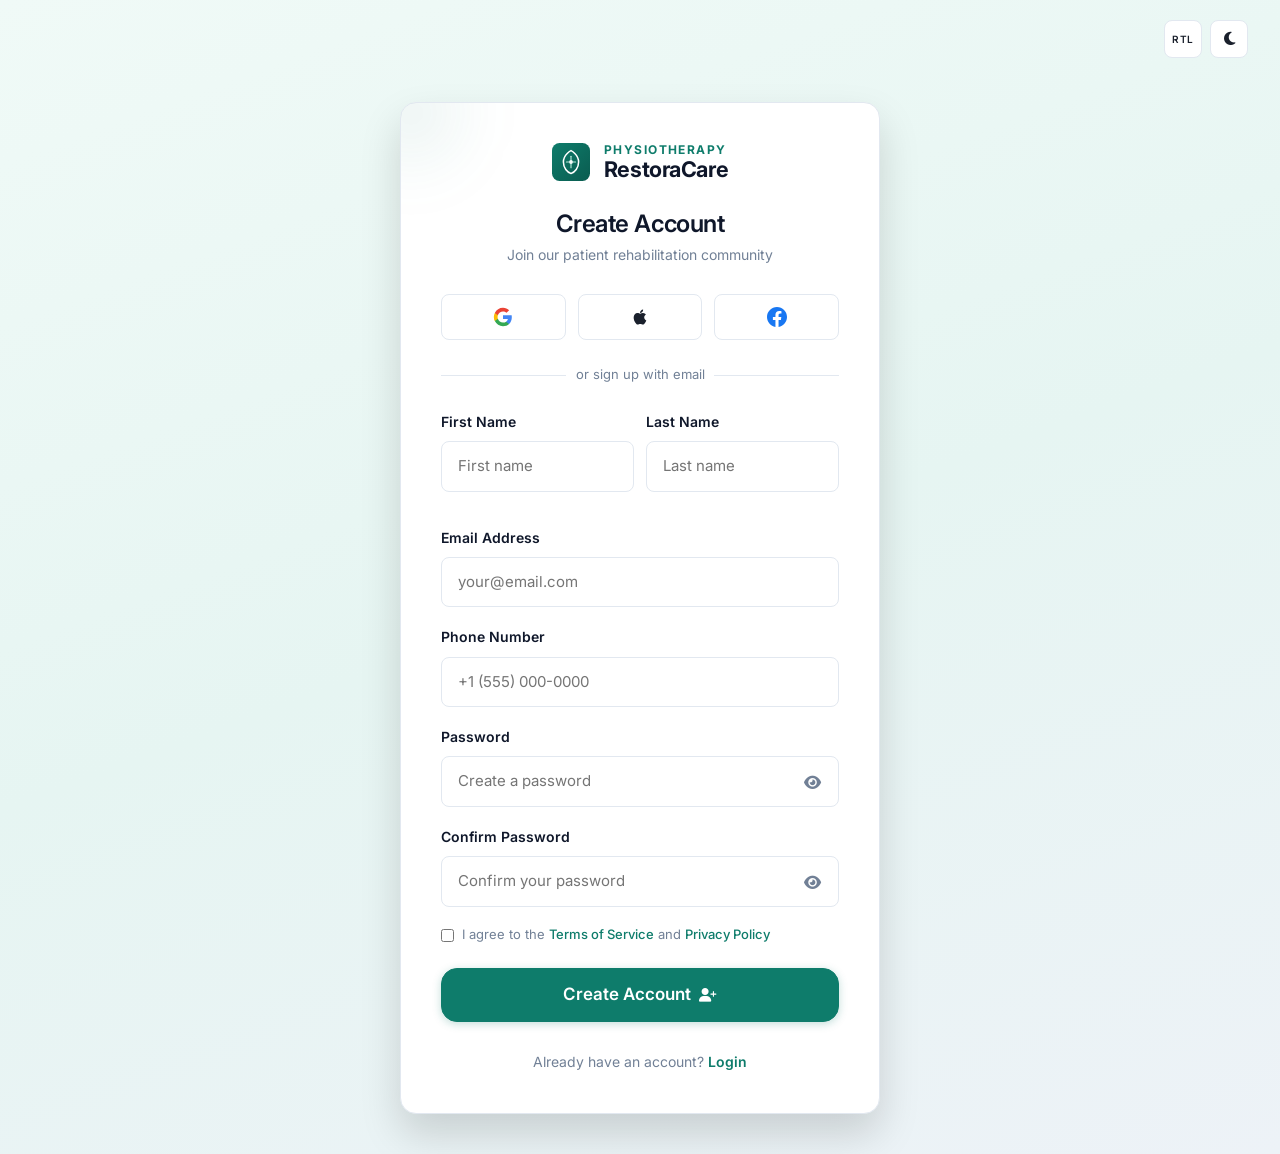
<file: signup.html>
<!DOCTYPE html>
<html lang="en" dir="ltr" id="root-html">
<head>
    <meta charset="UTF-8">
    <meta name="viewport" content="width=device-width, initial-scale=1.0">
    <meta name="description" content="Create your RestoraCare patient account to schedule consultations, track rehabilitation milestones, and connect with clinical specialists.">
    <title>Sign Up | RestoraCare — Physiotherapy & Rehabilitation Clinic</title>
    <link rel="icon" type="image/svg+xml" href="favicon.svg">
    <link rel="preconnect" href="https://fonts.googleapis.com">
    <link rel="preconnect" href="https://fonts.gstatic.com" crossorigin>
    <link href="https://fonts.googleapis.com/css2?family=Inter:wght@400;500;600;700&display=swap" rel="stylesheet">
    <link rel="stylesheet" href="https://cdnjs.cloudflare.com/ajax/libs/font-awesome/6.5.1/css/all.min.css">
    <link rel="stylesheet" href="style.css?v=51">
    <script>(function(){try{if(localStorage.getItem('rc-dark')==='1'){document.documentElement.classList.add('dark')}if(localStorage.getItem('rc-rtl')==='1'){document.documentElement.setAttribute('dir','rtl')}}catch(e){}})();</script>
    <style>
        [dir="rtl"] input,
        [dir="rtl"] input::placeholder,
        [dir="rtl"] #signup-phone,
        [dir="rtl"] #signup-phone::placeholder,
        html[dir="rtl"] #signup-phone,
        html[dir="rtl"] #signup-phone::placeholder {
            text-align: right !important;
            unicode-bidi: plaintext;
        }
    </style>
</head>
<body class="auth-page">

<!-- Top Bar -->
<header class="auth-topbar">
    <div style="display:flex;gap:0.5rem;align-items:center;margin-inline-start:auto;">
        <button onclick="toggleDir()" class="auth-toggle-btn" title="Toggle Direction" aria-label="Toggle layout direction / RTL">
            <span class="dir-label" style="font-size:0.625rem;font-weight:600;">LTR</span>
        </button>
        <button onclick="toggleTheme()" class="auth-toggle-btn" title="Toggle Theme" aria-label="Toggle dark mode">
            <span class="theme-icon-wrap"><i class="fas fa-moon"></i></span>
        </button>
    </div>
</header>

<!-- Card -->
<main class="auth-main">
    <div class="auth-card" style="max-width:480px;">
        <!-- Decorative orb -->
        <div style="position:absolute;top:-60px;left:-60px;width:140px;height:140px;background:radial-gradient(circle, rgba(14,124,107,0.12), transparent 70%);border-radius:50%;filter:blur(30px);pointer-events:none;"></div>

        <!-- Logo -->
        <a href="index.html" class="auth-logo" aria-label="RestoraCare Home">
            <div id="logo-container" style="display:inline-flex;align-items:center;justify-content:center;">
                <svg width="48" height="48" viewBox="0 0 100 100" fill="none" xmlns="http://www.w3.org/2000/svg">
                  <defs><linearGradient id="logoBg" x1="0%" y1="0%" x2="100%" y2="100%"><stop offset="0%" stop-color="#0E7C6B"/><stop offset="100%" stop-color="#0A5C50"/></linearGradient></defs>
                  <rect width="100" height="100" rx="20" fill="url(#logoBg)"/>
                  <path d="M50 20 C50 20 30 30 30 50 C30 65 40 78 50 80 C60 78 70 65 70 50 C70 30 50 20 50 20Z" fill="none" stroke="white" stroke-width="4" stroke-linecap="round" stroke-linejoin="round"/>
                  <path d="M50 35 L50 65" stroke="#B8E8D8" stroke-width="3" stroke-linecap="round"/>
                  <path d="M38 50 L62 50" stroke="#B8E8D8" stroke-width="3" stroke-linecap="round"/>
                  <circle cx="50" cy="50" r="5" fill="white" opacity="0.9"/>
                </svg>
            </div>
            <div class="auth-logo-text">
                <span class="brand-top">Physiotherapy</span>
                <span class="brand-bottom">RestoraCare</span>
            </div>
        </a>

        <!-- Header -->
        <div style="text-align:center;margin-bottom:1.75rem;">
            <h1 style="font-size:1.5rem;font-weight:700;margin-bottom:0.375rem;color:var(--heading);">Create Account</h1>
            <p style="font-size:0.875rem;color:var(--text-muted);">Join our patient rehabilitation community</p>
        </div>

        <!-- Social Signup -->
        <div class="social-login-grid">
            <button type="button" class="social-btn google-svg" onclick="alert('Connecting to Google patient signup...');" title="Sign up with Google" aria-label="Sign up with Google">
                <svg width="20" height="20" viewBox="0 0 24 24"><path d="M22.56 12.25c0-.78-.07-1.53-.2-2.25H12v4.26h5.92a5.06 5.06 0 01-2.2 3.32v2.77h3.57c2.08-1.92 3.28-4.74 3.28-8.1z" fill="#4285F4"/><path d="M12 23c2.97 0 5.46-.98 7.28-2.66l-3.57-2.77c-.98.66-2.23 1.06-3.71 1.06-2.86 0-5.29-1.93-6.16-4.53H2.18v2.84C3.99 20.53 7.7 23 12 23z" fill="#34A853"/><path d="M5.84 14.09c-.22-.66-.35-1.36-.35-2.09s.13-1.43.35-2.09V7.07H2.18C1.43 8.55 1 10.22 1 12s.43 3.45 1.18 4.93l2.85-2.22.81-.62z" fill="#FBBC05"/><path d="M12 5.38c1.62 0 3.06.56 4.21 1.64l3.15-3.15C17.45 2.09 14.97 1 12 1 7.7 1 3.99 3.47 2.18 7.07l3.66 2.84c.87-2.6 3.3-4.53 6.16-4.53z" fill="#EA4335"/></svg>
            </button>
            <button type="button" class="social-btn apple-svg" onclick="alert('Connecting to Apple ID signup...');" title="Sign up with Apple" aria-label="Sign up with Apple">
                <svg width="20" height="20" viewBox="0 0 24 24" fill="currentColor"><path d="M17.05 20.28c-.98.95-2.05.88-3.08.4-1.09-.5-2.08-.48-3.24 0-1.44.62-2.2.44-3.06-.4C2.79 15.25 3.51 7.59 9.05 7.31c1.35.07 2.29.74 3.08.8 1.18-.24 2.31-.93 3.57-.84 1.51.12 2.65.72 3.4 1.8-3.12 1.87-2.38 5.98.48 7.13-.57 1.5-1.31 2.99-2.54 4.09zM12.03 7.25c-.15-2.23 1.66-4.07 3.74-4.25.29 2.58-2.34 4.5-3.74 4.25z"/></svg>
            </button>
            <button type="button" class="social-btn facebook-svg" onclick="alert('Connecting to Facebook signup...');" title="Sign up with Facebook" aria-label="Sign up with Facebook">
                <svg width="20" height="20" viewBox="0 0 24 24" fill="#1877F2"><path d="M24 12.073c0-6.627-5.373-12-12-12s-12 5.373-12 12c0 5.99 4.388 10.954 10.125 11.854v-8.385H7.078v-3.47h3.047V9.43c0-3.007 1.792-4.669 4.533-4.669 1.312 0 2.686.235 2.686.235v2.953H15.83c-1.491 0-1.956.925-1.956 1.874v2.25h3.328l-.532 3.47h-2.796v8.385C19.612 23.027 24 18.062 24 12.073z"/></svg>
            </button>
        </div>

        <!-- Divider -->
        <div class="divider">or sign up with email</div>

        <!-- Form -->
        <form onsubmit="event.preventDefault(); alert('Account created successfully! Redirecting to login...'); window.location.href='login.html';" id="signup-form">
            <div class="form-row-2col" style="display:grid;grid-template-columns:1fr 1fr;gap:0.75rem;margin-bottom:1.125rem;">
                <div class="form-group">
                    <label class="form-label" for="signup-fname">First Name</label>
                    <input type="text" id="signup-fname" class="form-input" placeholder="First name" required>
                </div>
                <div class="form-group">
                    <label class="form-label" for="signup-lname">Last Name</label>
                    <input type="text" id="signup-lname" class="form-input" placeholder="Last name" required>
                </div>
            </div>
            <div class="form-group" style="margin-bottom:1.125rem;">
                <label class="form-label" for="signup-email">Email Address</label>
                <input type="email" id="signup-email" class="form-input" placeholder="your@email.com" required>
            </div>
            <div class="form-group" style="margin-bottom:1.125rem;">
                <label class="form-label" for="signup-phone">Phone Number</label>
                <input type="tel" id="signup-phone" class="form-input" placeholder="+1 (555) 000-0000" required>
            </div>
            <div class="form-group" style="margin-bottom:1.125rem;">
                <label class="form-label" for="signup-password">Password</label>
                <div class="password-wrapper">
                    <input type="password" id="signup-password" class="form-input" placeholder="Create a password" required minlength="8">
                    <button type="button" class="password-toggle" onclick="togglePasswordVisibility('signup-password', this)" aria-label="Toggle password visibility">
                        <span class="pw-icon"><i class="fas fa-eye"></i></span>
                    </button>
                </div>
            </div>
            <div class="form-group" style="margin-bottom:1.125rem;">
                <label class="form-label" for="signup-confirm">Confirm Password</label>
                <div class="password-wrapper">
                    <input type="password" id="signup-confirm" class="form-input" placeholder="Confirm your password" required minlength="8">
                    <button type="button" class="password-toggle" onclick="togglePasswordVisibility('signup-confirm', this)" aria-label="Toggle password visibility">
                        <span class="pw-icon"><i class="fas fa-eye"></i></span>
                    </button>
                </div>
            </div>
            <div class="checkbox-wrapper" style="display:flex;align-items:flex-start;gap:0.5rem;margin-bottom:1.5rem;">
                <input type="checkbox" id="terms" required style="accent-color:var(--primary);margin-top:0.25rem;">
                <label for="terms" style="font-size:0.8125rem;color:var(--text-muted);line-height:1.45;cursor:pointer;">
                    I agree to the <a href="javascript:void(0)" class="link-primary" style="color:var(--primary);text-decoration:none;font-weight:500;">Terms of Service</a> and <a href="javascript:void(0)" class="link-primary" style="color:var(--primary);text-decoration:none;font-weight:500;">Privacy Policy</a>
                </label>
            </div>
            <button type="submit" class="btn btn-primary w-full btn-lg" style="width:100%;justify-content:center;font-weight:600;display:flex;align-items:center;gap:0.5rem;">
                <span>Create Account</span>
                <i class="fas fa-user-plus" style="font-size:0.875rem;"></i>
            </button>
        </form>

        <!-- Footer link -->
        <p style="text-align:center;margin-top:1.75rem;font-size:0.875rem;color:var(--text-muted);">
            Already have an account? <a href="login.html" class="link-primary" style="color:var(--primary);font-weight:600;text-decoration:none;">Login</a>
        </p>
    </div>
</main>

<script src="components.js"></script>
<script>
    document.addEventListener('DOMContentLoaded', function() {
        if (typeof initAuthPage === 'function') initAuthPage();
        if (typeof LOGO_SVG !== 'undefined') {
            const logoEl = document.getElementById('logo-container');
            if (logoEl) logoEl.innerHTML = LOGO_SVG;
        }
    });
</script>
</body>
</html>
</file>
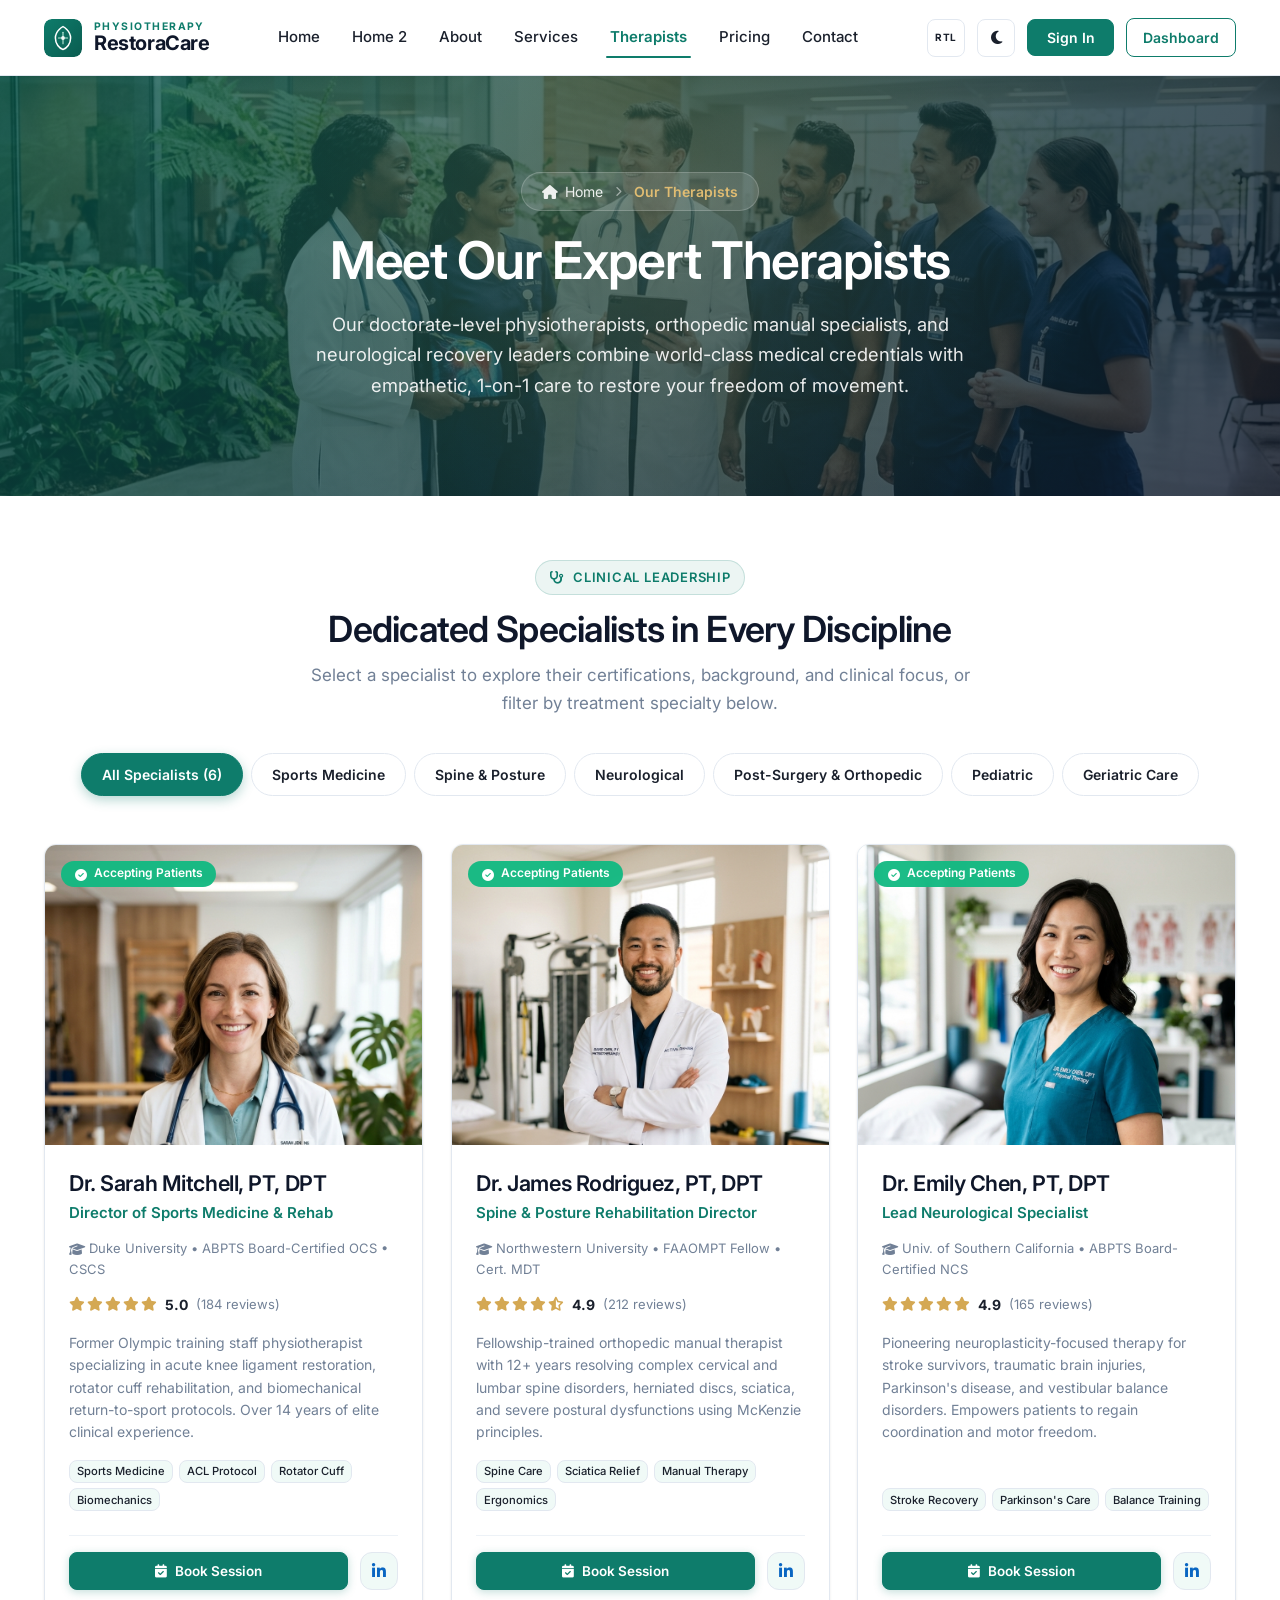
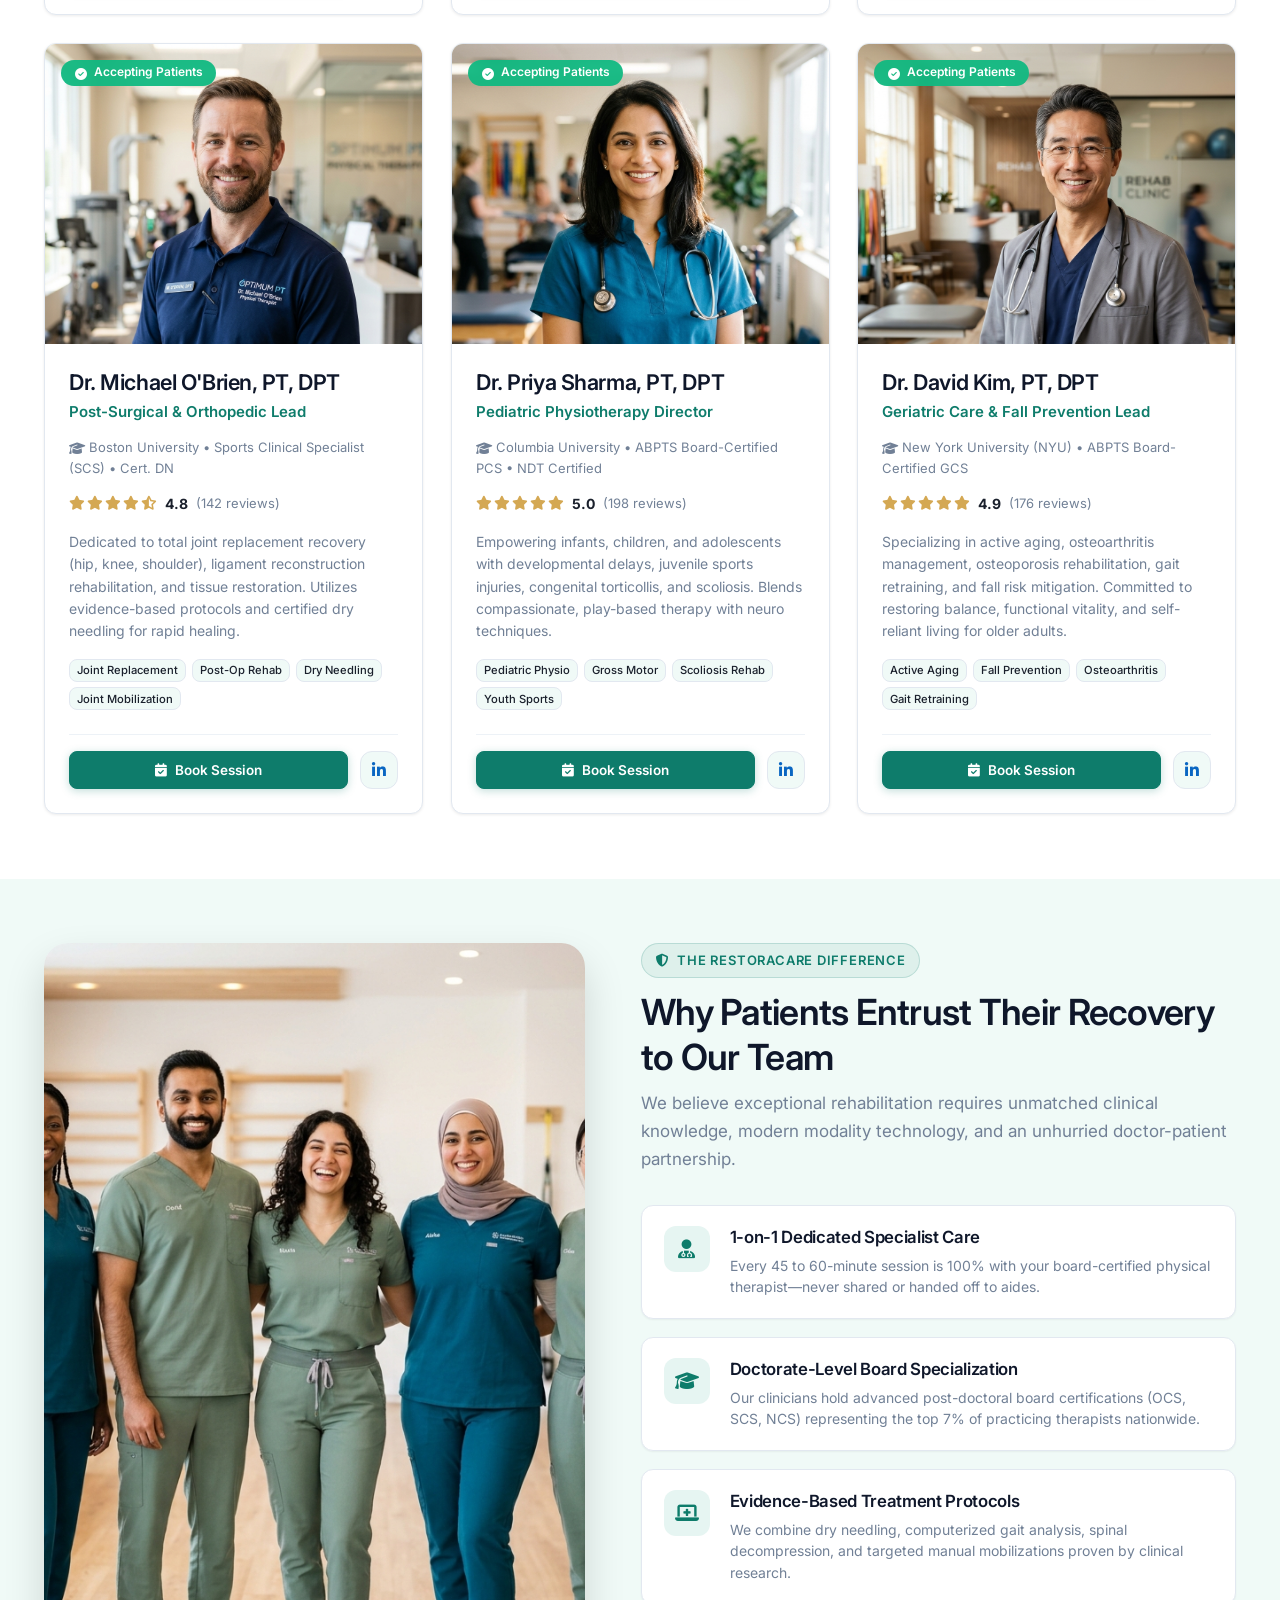
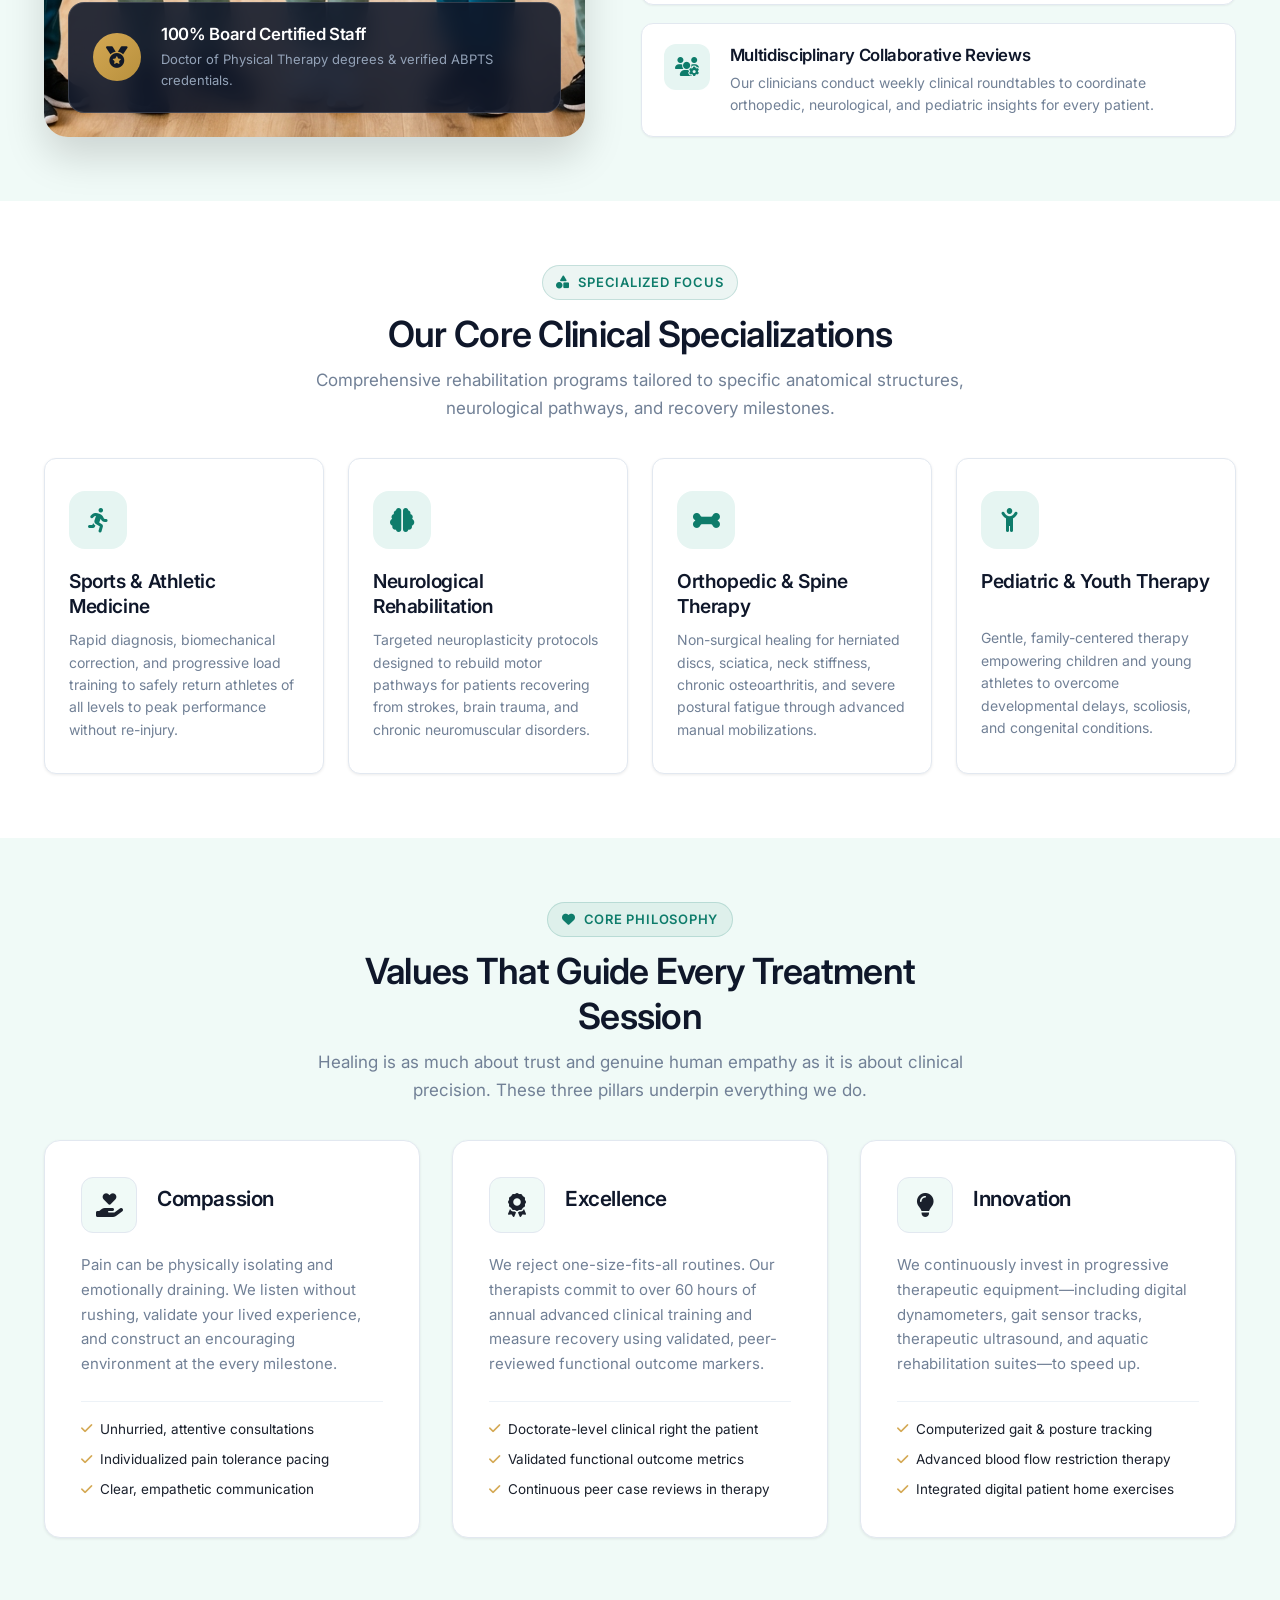
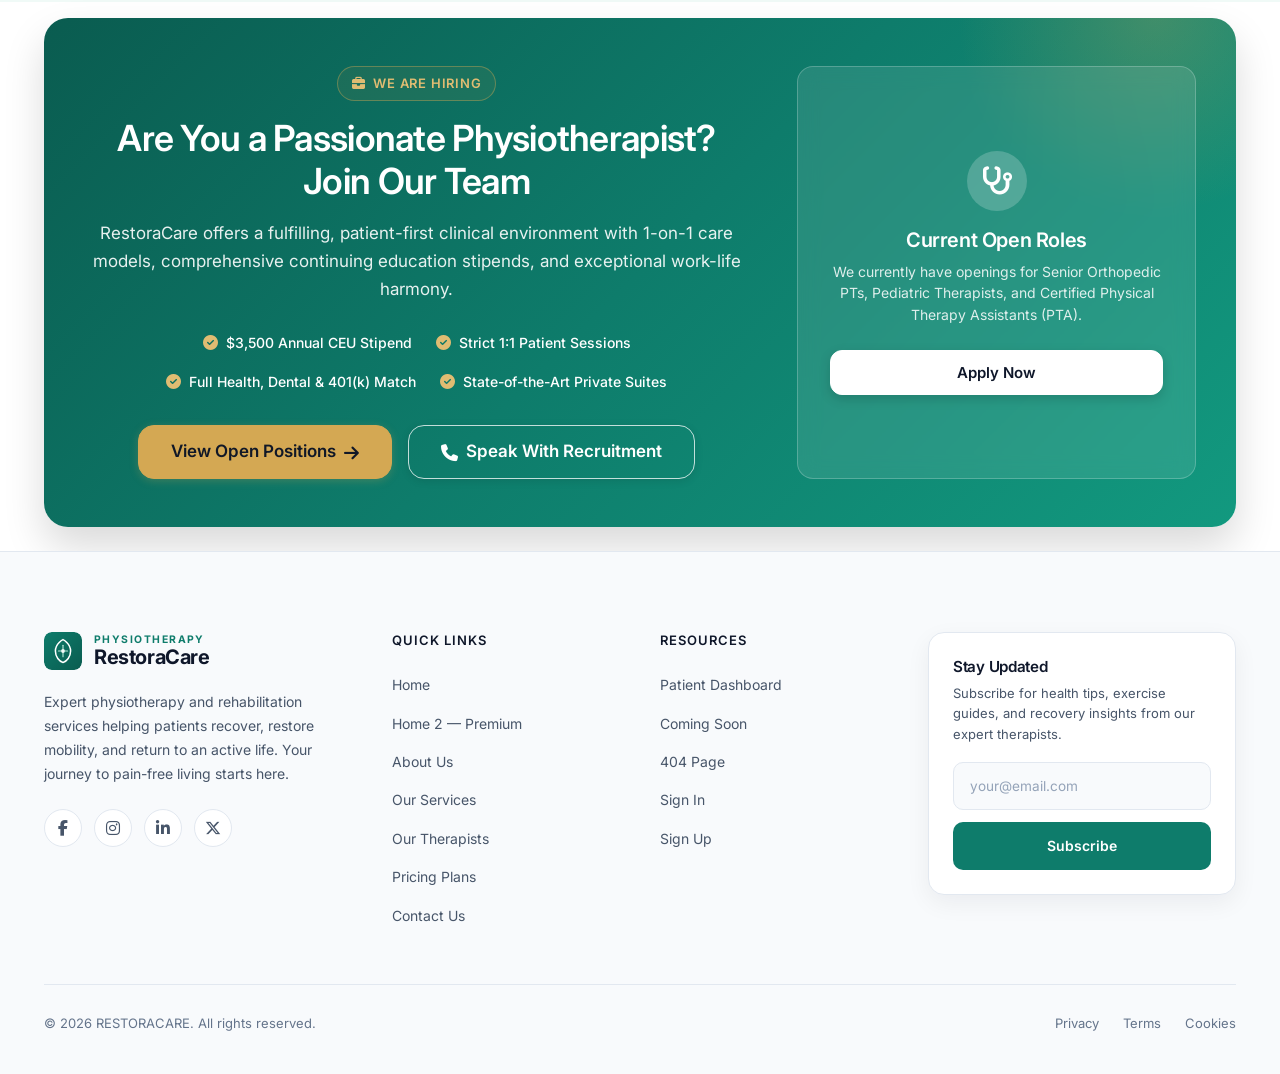
<file: therapists.html>
<!DOCTYPE html>
<html lang="en" dir="ltr" id="root-html">
<head>
    <meta charset="UTF-8">
    <meta name="viewport" content="width=device-width, initial-scale=1.0">
    <title>Our Therapists — RestoraCare Physiotherapy</title>
    <meta name="description" content="Meet our expert physiotherapists — board-certified specialists in sports medicine, neurological rehab, spine care, and pediatric therapy.">
    <link rel="icon" href="favicon.svg" type="image/svg+xml">
    <link rel="preconnect" href="https://fonts.googleapis.com">
    <link rel="preconnect" href="https://fonts.gstatic.com" crossorigin>
    <link href="https://fonts.googleapis.com/css2?family=Inter:wght@400;500;600;700&display=swap" rel="stylesheet">
    <link rel="stylesheet" href="https://cdnjs.cloudflare.com/ajax/libs/font-awesome/6.5.1/css/all.min.css">
    <link rel="stylesheet" href="style.css?v=51">
    <script>(function(){try{if(localStorage.getItem('rc-dark')==='1'){document.documentElement.classList.add('dark')}if(localStorage.getItem('rc-rtl')==='1'){document.documentElement.setAttribute('dir','rtl')}}catch(e){}})();</script>
    <style>
        /* Scoped Enhancements for Therapists Page */
        /* 1. Page Hero Banner */
        .page-hero {
            background: linear-gradient(135deg, rgba(10, 92, 80, 0.72) 0%, rgba(15, 23, 42, 0.80) 100%),
                        url('assets/images/therapists-hero.jpg') center/cover no-repeat;
        }

        /* Filter Tabs */
        .therapist-filter-bar {
            display: flex;
            justify-content: center;
            gap: 0.5rem;
            margin-bottom: 3rem;
            flex-wrap: wrap;
        }
        .filter-btn {
            padding: 0.55rem 1.25rem;
            border-radius: var(--radius-full);
            background-color: var(--bg-card);
            border: 1px solid var(--border);
            color: var(--text);
            font-size: 0.875rem;
            font-weight: 600;
            cursor: pointer;
            transition: all var(--transition-fast);
        }
        .filter-btn:hover {
            border-color: var(--primary);
            color: var(--primary);
        }
        .filter-btn.active {
            background-color: var(--primary);
            border-color: var(--primary);
            color: #FFFFFF;
            box-shadow: 0 4px 12px rgba(14, 124, 107, 0.3);
        }

        /* Therapist Bio & Card Enhancements */
        .therapist-bio-text {
            font-size: 0.875rem;
            color: var(--text-muted);
            line-height: 1.6;
            margin-bottom: 1rem;
            flex-grow: 1;
        }
        .therapist-social-btn {
            width: 38px;
            height: 38px;
            border-radius: var(--radius);
            display: inline-flex;
            align-items: center;
            justify-content: center;
            color: #0A66C2;
            background-color: var(--bg-alt);
            border: 1px solid var(--border);
            transition: all var(--transition-fast);
            flex-shrink: 0;
            text-decoration: none;
        }
        .therapist-social-btn:hover {
            background-color: #0A66C2;
            color: #FFFFFF;
            border-color: #0A66C2;
            transform: translateY(-2px);
        }
        html.dark .therapist-social-btn {
            background-color: rgba(255, 255, 255, 0.05);
            color: #60A5FA;
        }
        html.dark .therapist-social-btn:hover {
            background-color: #0A66C2;
            color: #FFFFFF;
        }

        /* Why Our Team Split */
        .split-team-grid {
            display: grid;
            grid-template-columns: 1fr 1.1fr;
            gap: 3.5rem;
            align-items: stretch;
        }
        @media (max-width: 1024px) {
            .split-team-grid {
                grid-template-columns: 1fr;
                gap: 2.5rem;
            }
        }
        .team-img-composition {
            position: relative;
            border-radius: var(--radius-xl);
            overflow: hidden;
            box-shadow: var(--shadow-xl);
            height: 100%;
            display: flex;
            flex-direction: column;
        }
        .team-img-composition img {
            width: 100%;
            height: 100%;
            min-height: 480px;
            object-fit: cover;
            display: block;
            flex: 1;
        }
        .team-img-badge {
            position: absolute;
            bottom: 1.5rem;
            left: 1.5rem;
            right: 1.5rem;
            background: rgba(15, 23, 42, 0.88);
            backdrop-filter: blur(12px);
            border: 1px solid rgba(255, 255, 255, 0.15);
            border-radius: var(--radius-lg);
            padding: 1.25rem 1.5rem;
            color: #FFFFFF;
            display: flex;
            align-items: center;
            gap: 1.25rem;
        }
        [dir="rtl"] .team-img-badge {
            left: 1.5rem;
            right: 1.5rem;
        }
        .team-img-badge-icon {
            width: 48px;
            height: 48px;
            border-radius: 50%;
            background: linear-gradient(135deg, var(--secondary) 0%, var(--secondary-dark) 100%);
            color: #111827;
            display: flex;
            align-items: center;
            justify-content: center;
            font-size: 1.35rem;
            flex-shrink: 0;
        }
        .team-img-badge-text h4 {
            color: #FFFFFF;
            font-size: 1.05rem;
            margin-bottom: 0.2rem;
        }
        .team-img-badge-text p {
            color: #94A3B8;
            font-size: 0.8125rem;
            margin: 0;
        }

        .differentiators-stack {
            display: flex;
            flex-direction: column;
            gap: 1.15rem;
        }
        .differentiator-item {
            display: flex;
            align-items: flex-start;
            gap: 1.25rem;
            padding: 1.25rem 1.35rem;
            border-radius: var(--radius);
            background-color: var(--bg-card);
            border: 1px solid var(--border);
            box-shadow: var(--shadow-xs);
            transition: all var(--transition-normal);
        }
        .differentiator-item:hover {
            transform: translateX(6px);
            border-color: var(--primary);
            box-shadow: var(--shadow-md);
        }
        [dir="rtl"] .differentiator-item:hover {
            transform: translateX(-6px);
        }
        .differentiator-icon {
            width: 46px;
            height: 46px;
            border-radius: var(--radius-md);
            background-color: var(--primary-50);
            color: var(--primary);
            display: flex;
            align-items: center;
            justify-content: center;
            font-size: 1.2rem;
            flex-shrink: 0;
            transition: all var(--transition-normal);
        }
        html.dark .differentiator-icon {
            background-color: rgba(18, 153, 127, 0.2);
            color: var(--primary-light);
        }
        .differentiator-item:hover .differentiator-icon {
            background-color: var(--primary);
            color: #FFFFFF;
            transform: scale(1.08);
        }
        .differentiator-body h4 {
            font-size: 1.05rem;
            font-weight: 600;
            color: var(--heading);
            margin-bottom: 0.35rem;
        }
        .differentiator-body p {
            font-size: 0.875rem;
            color: var(--text-muted);
            line-height: 1.55;
            margin: 0;
        }

        /* Specialty Cards 4-Col */
        .specialties-grid {
            display: grid;
            grid-template-columns: repeat(4, 1fr);
            gap: 1.5rem;
        }
        @media (max-width: 1024px) {
            .specialties-grid {
                grid-template-columns: repeat(2, 1fr);
            }
        }
        @media (max-width: 640px) {
            .specialties-grid {
                grid-template-columns: 1fr;
            }
        }
        .specialty-pillar-card {
            background-color: var(--bg-card);
            border: 1px solid var(--border);
            border-radius: var(--radius);
            padding: 2rem 1.5rem;
            display: flex;
            flex-direction: column;
            transition: all var(--transition-normal);
            box-shadow: var(--shadow);
            position: relative;
            overflow: hidden;
        }
        .specialty-pillar-card::before {
            content: '';
            position: absolute;
            top: 0;
            left: 0;
            right: 0;
            height: 4px;
            background: linear-gradient(90deg, var(--primary) 0%, var(--secondary) 100%);
            opacity: 0;
            transition: opacity var(--transition-normal);
        }
        .specialty-pillar-card:hover {
            transform: translateY(-8px) scale(1.02);
            border-color: var(--primary);
            box-shadow: 0 20px 42px -10px rgba(18, 153, 127, 0.25);
        }
        .specialty-pillar-card:hover::before {
            opacity: 1;
        }
        .specialty-pillar-icon {
            width: 58px;
            height: 58px;
            border-radius: var(--radius-lg);
            background: var(--primary-50);
            color: var(--primary);
            display: flex;
            align-items: center;
            justify-content: center;
            font-size: 1.5rem;
            margin-bottom: 1.25rem;
            transition: transform 0.4s cubic-bezier(0.34, 1.56, 0.64, 1), background-color 0.35s ease, box-shadow 0.35s ease;
        }
        html.dark .specialty-pillar-icon {
            background: rgba(18, 153, 127, 0.18);
            color: var(--primary-light);
        }
        .specialty-pillar-card:hover .specialty-pillar-icon {
            background: linear-gradient(135deg, var(--primary) 0%, var(--primary-dark) 100%);
            color: #FFFFFF;
            transform: scale(1.15) rotate(-6deg);
            box-shadow: 0 8px 22px rgba(18, 153, 127, 0.35);
        }
        .specialty-pillar-title {
            font-size: 1.2rem;
            font-weight: 600;
            color: var(--heading);
            margin-bottom: 0.65rem;
            min-height: 3rem;
        }
        .specialty-pillar-desc {
            font-size: 0.875rem;
            color: var(--text-muted);
            line-height: 1.6;
            margin-bottom: 0;
            flex-grow: 1;
        }

        /* Team Values Grid (3-Col) */
        .team-values-grid {
            display: grid;
            grid-template-columns: repeat(3, 1fr);
            gap: 2rem;
        }
        @media (max-width: 900px) {
            .team-values-grid {
                grid-template-columns: 1fr;
            }
        }
        .value-card {
            background-color: var(--bg-card);
            border: 1px solid var(--border);
            border-radius: var(--radius-lg);
            padding: 2.25rem;
            transition: all var(--transition-normal);
            box-shadow: var(--shadow);
            display: flex;
            flex-direction: column;
            height: 100%;
        }
        .value-card:hover {
            transform: translateY(-6px);
            border-color: var(--primary);
            box-shadow: var(--shadow-lg);
        }
        .value-card-header {
            display: flex;
            align-items: center;
            gap: 1.25rem;
            margin-bottom: 1.25rem;
        }
        .value-icon-box {
            width: 56px;
            height: 56px;
            border-radius: var(--radius);
            background: var(--bg-alt);
            color: var(--text);
            border: 1px solid var(--border);
            display: flex;
            align-items: center;
            justify-content: center;
            font-size: 1.5rem;
            flex-shrink: 0;
            transition: all var(--transition-normal);
        }
        html.dark .value-icon-box {
            background: var(--bg-card);
            color: var(--text);
            border-color: var(--border);
        }
        .value-card:hover .value-icon-box {
            background: var(--primary);
            color: #FFFFFF;
            transform: scale(1.08) rotate(-4deg);
        }
        .value-title {
            font-size: 1.3rem;
            font-weight: 600;
            color: var(--heading);
        }
        .value-desc {
            font-size: 0.9375rem;
            color: var(--text-muted);
            line-height: 1.65;
            margin-bottom: 1.5rem;
            flex-grow: 1;
        }
        .value-highlights {
            list-style: none;
            padding: 0;
            margin: 0;
            display: flex;
            flex-direction: column;
            gap: 0.5rem;
            border-top: 1px solid var(--border-light);
            padding-top: 1rem;
        }
        .value-highlights li {
            font-size: 0.84375rem;
            color: var(--text);
            display: flex;
            align-items: center;
            gap: 0.5rem;
        }
        .value-highlights li i {
            color: var(--secondary);
            font-size: 0.8125rem;
        }

        /* Careers CTA Box */
        .careers-cta-banner {
            background: linear-gradient(135deg, #0A5C50 0%, #0E7C6B 50%, #12997F 100%);
            border-radius: var(--radius-xl);
            padding: 3rem 2.5rem;
            color: #FFFFFF;
            position: relative;
            overflow: hidden;
            box-shadow: var(--shadow-xl);
        }
        .careers-cta-banner::before {
            content: '';
            position: absolute;
            top: -40%;
            right: -10%;
            width: 400px;
            height: 400px;
            border-radius: 50%;
            background: radial-gradient(circle, rgba(212, 168, 83, 0.25) 0%, transparent 70%);
            pointer-events: none;
        }
        .careers-cta-grid {
            display: grid;
            grid-template-columns: 1.25fr 0.75fr;
            gap: 3rem;
            align-items: stretch;
            position: relative;
            z-index: 2;
        }
        @media (max-width: 900px) {
            .careers-cta-banner {
                padding: 3rem 1.75rem;
            }
            .careers-cta-grid {
                grid-template-columns: 1fr;
                gap: 2rem;
                text-align: center;
            }
            .careers-perks-list {
                justify-content: center;
            }
            .careers-btn-wrap {
                justify-content: center;
            }
        }
        .careers-title {
            font-size: 2.25rem;
            font-weight: 600;
            color: #FFFFFF;
            line-height: 1.2;
            margin-bottom: 1rem;
            letter-spacing: -0.02em;
        }
        .careers-subtext {
            font-size: 1.0625rem;
            color: rgba(255, 255, 255, 0.9);
            line-height: 1.65;
            margin-bottom: 1.75rem;
        }
        .careers-perks-list {
            display: flex;
            flex-wrap: wrap;
            gap: 1rem 1.5rem;
            margin-bottom: 2rem;
            justify-content: center;
        }
        .careers-perk-item {
            display: flex;
            align-items: center;
            gap: 0.5rem;
            font-size: 0.875rem;
            font-weight: 500;
            color: #FFFFFF;
        }
        .careers-perk-item i {
            color: var(--secondary-light);
            font-size: 0.9375rem;
        }
        .careers-btn-wrap {
            display: flex;
            align-items: center;
            justify-content: center;
            gap: 1rem;
            flex-wrap: wrap;
        }

        /* Booking / Appointment Modal */
        .modal-backdrop {
            position: fixed;
            inset: 0;
            background: rgba(15, 23, 42, 0.75);
            backdrop-filter: blur(6px);
            z-index: var(--z-modal);
            display: none;
            align-items: center;
            justify-content: center;
            padding: 1.5rem;
            opacity: 0;
            transition: opacity 0.3s ease;
        }
        .modal-backdrop.active {
            display: flex;
            opacity: 1;
        }
        .modal-box {
            background-color: var(--bg-card);
            border: 1px solid var(--border);
            border-radius: var(--radius-lg);
            width: 100%;
            max-width: 540px;
            box-shadow: var(--shadow-xl);
            overflow: hidden;
            transform: scale(0.94);
            transition: transform 0.3s cubic-bezier(0.16, 1, 0.3, 1);
        }
        .modal-backdrop.active .modal-box {
            transform: scale(1);
        }
        .modal-header {
            padding: 1.5rem 1.75rem;
            border-bottom: 1px solid var(--border-light);
            display: flex;
            align-items: center;
            justify-content: space-between;
            background: var(--bg-alt);
        }
        .modal-title {
            font-size: 1.25rem;
            font-weight: 600;
            color: var(--heading);
            margin: 0;
        }
        .modal-close-btn {
            background: none;
            border: none;
            font-size: 1.25rem;
            color: var(--text-muted);
            cursor: pointer;
            width: 32px;
            height: 32px;
            border-radius: var(--radius-full);
            display: flex;
            align-items: center;
            justify-content: center;
            transition: all var(--transition-fast);
        }
        .modal-close-btn:hover {
            background-color: rgba(0, 0, 0, 0.08);
            color: var(--heading);
        }
        .modal-body {
            padding: 1.75rem;
        }
        .modal-form-group {
            margin-bottom: 1.15rem;
        }
        .modal-form-group label {
            display: block;
            font-size: 0.8125rem;
            font-weight: 600;
            color: var(--heading);
            margin-bottom: 0.35rem;
        }
        .modal-form-control {
            width: 100%;
            padding: 0.65rem 0.95rem;
            border-radius: var(--radius-sm);
            border: 1px solid var(--border);
            background-color: var(--bg);
            color: var(--text);
            font-size: 0.9375rem;
            outline: none;
            transition: border-color var(--transition-fast);
        }
        .modal-form-control:focus {
            border-color: var(--primary);
            box-shadow: 0 0 0 3px rgba(14, 124, 107, 0.15);
        }
    </style>
</head>
<body>

    <!-- NAVBAR PLACEHOLDER (Injected by components.js) -->
    <div id="navbar-placeholder"></div>

    <!-- =========================================================================
         SECTION 1: PAGE HERO BANNER
         ========================================================================= -->
    <section class="page-hero page-hero-therapists" aria-label="Therapists Hero Banner">
        <div class="container">
            <!-- Breadcrumb Navigation -->
            <nav class="breadcrumb-nav fade-up" aria-label="Breadcrumb">
                <ol class="breadcrumb">
                    <li><a href="index.html"><i class="fas fa-home"></i> Home</a></li>
                    <li><i class="fas fa-chevron-right breadcrumb-separator" aria-hidden="true"></i></li>
                    <li aria-current="page">Our Therapists</li>
                </ol>
            </nav>

            <!-- Hero Title & Subtitle -->
            <h1 class="page-hero-title fade-up">Meet Our Expert Therapists</h1>
            <p class="page-hero-subtitle fade-up">
                Our doctorate-level physiotherapists, orthopedic manual specialists, and neurological recovery leaders combine world-class medical credentials with empathetic, 1-on-1 care to restore your freedom of movement.
            </p>
        </div>
    </section>

    <!-- =========================================================================
         SECTION 2: TEAM GRID (6 THERAPIST CARDS, 3-COLUMN)
         ========================================================================= -->
    <section class="section" id="team-roster">
        <div class="container">
            <div class="section-header text-center fade-up">
                <div class="section-tag"><i class="fas fa-stethoscope"></i> Clinical Leadership</div>
                <h2 class="section-title">Dedicated Specialists in Every Discipline</h2>
                <p class="section-subtitle">
                    Select a specialist to explore their certifications, background, and clinical focus, or filter by treatment specialty below.
                </p>
            </div>

            <!-- Filter Tabs -->
            <div class="therapist-filter-bar fade-up" role="tablist" aria-label="Therapist Specialty Filters">
                <button type="button" class="filter-btn active" onclick="filterTherapists('all', this)" role="tab" aria-selected="true">All Specialists (6)</button>
                <button type="button" class="filter-btn" onclick="filterTherapists('sports', this)" role="tab" aria-selected="false">Sports Medicine</button>
                <button type="button" class="filter-btn" onclick="filterTherapists('spine', this)" role="tab" aria-selected="false">Spine & Posture</button>
                <button type="button" class="filter-btn" onclick="filterTherapists('neuro', this)" role="tab" aria-selected="false">Neurological</button>
                <button type="button" class="filter-btn" onclick="filterTherapists('ortho', this)" role="tab" aria-selected="false">Post-Surgery & Orthopedic</button>
                <button type="button" class="filter-btn" onclick="filterTherapists('pediatric', this)" role="tab" aria-selected="false">Pediatric</button>
                <button type="button" class="filter-btn" onclick="filterTherapists('geriatric', this)" role="tab" aria-selected="false">Geriatric Care</button>
            </div>

            <!-- 3-Column Team Grid -->
            <div class="therapists-grid" id="therapistsContainer">

                <!-- CARD 1: Dr. Sarah Mitchell (Sports Medicine) -->
                <article class="therapist-card fade-up" data-category="sports ortho" aria-labelledby="therapist-sarah">
                    <div class="therapist-photo-wrap">
                        <img src="assets/images/therapist-1.jpg" alt="Portrait of Dr. Sarah Mitchell, Sports Medicine Physiotherapist" loading="lazy">
                        <span class="therapist-status-badge">
                            <i class="fas fa-circle-check"></i> <span>Accepting Patients</span>
                        </span>
                    </div>
                    <div class="therapist-card-body">
                        <h3 class="therapist-name" id="therapist-sarah">Dr. Sarah Mitchell, PT, DPT</h3>
                        <div class="therapist-role">Director of Sports Medicine & Rehab</div>
                        <div class="therapist-creds">
                            <i class="fas fa-graduation-cap"></i> Duke University &bull; ABPTS Board-Certified OCS &bull; CSCS
                        </div>
                        <div class="therapist-rating" aria-label="5.0 out of 5 stars based on 184 reviews">
                            <span class="star-rating">
                                <i class="fas fa-star"></i><i class="fas fa-star"></i><i class="fas fa-star"></i><i class="fas fa-star"></i><i class="fas fa-star"></i>
                            </span>
                            <span class="rating-score">5.0</span>
                            <span class="review-count">(184 reviews)</span>
                        </div>
                        <p class="therapist-bio-text">
                            Former Olympic training staff physiotherapist specializing in acute knee ligament restoration, rotator cuff rehabilitation, and biomechanical return-to-sport protocols. Over 14 years of elite clinical experience.
                        </p>
                        <div class="therapist-specialties-wrap">
                            <span class="specialty-tag">Sports Medicine</span>
                            <span class="specialty-tag">ACL Protocol</span>
                            <span class="specialty-tag">Rotator Cuff</span>
                            <span class="specialty-tag">Biomechanics</span>
                        </div>
                        <div class="therapist-card-footer">
                            <button type="button" class="btn btn-primary btn-sm flex-1" onclick="openTherapistModal('Dr. Sarah Mitchell', 'Director of Sports Medicine')">
                                <i class="fas fa-calendar-check"></i> Book Session
                            </button>
                            <a href="https://linkedin.com" target="_blank" rel="noopener" class="therapist-social-btn" aria-label="Dr. Sarah Mitchell LinkedIn Profile" title="Connect on LinkedIn">
                                <i class="fab fa-linkedin-in"></i>
                            </a>
                        </div>
                    </div>
                </article>

                <!-- CARD 2: Dr. James Rodriguez (Spine) -->
                <article class="therapist-card fade-up" data-category="spine ortho" aria-labelledby="therapist-james">
                    <div class="therapist-photo-wrap">
                        <img src="assets/images/therapist-2.jpg" alt="Portrait of Dr. James Rodriguez, Spine & Posture Specialist" loading="lazy">
                        <span class="therapist-status-badge">
                            <i class="fas fa-circle-check"></i> <span>Accepting Patients</span>
                        </span>
                    </div>
                    <div class="therapist-card-body">
                        <h3 class="therapist-name" id="therapist-james">Dr. James Rodriguez, PT, DPT</h3>
                        <div class="therapist-role">Spine & Posture Rehabilitation Director</div>
                        <div class="therapist-creds">
                            <i class="fas fa-graduation-cap"></i> Northwestern University &bull; FAAOMPT Fellow &bull; Cert. MDT
                        </div>
                        <div class="therapist-rating" aria-label="4.9 out of 5 stars based on 212 reviews">
                            <span class="star-rating">
                                <i class="fas fa-star"></i><i class="fas fa-star"></i><i class="fas fa-star"></i><i class="fas fa-star"></i><i class="fas fa-star-half-stroke"></i>
                            </span>
                            <span class="rating-score">4.9</span>
                            <span class="review-count">(212 reviews)</span>
                        </div>
                        <p class="therapist-bio-text">
                            Fellowship-trained orthopedic manual therapist with 12+ years resolving complex cervical and lumbar spine disorders, herniated discs, sciatica, and severe postural dysfunctions using McKenzie principles.
                        </p>
                        <div class="therapist-specialties-wrap">
                            <span class="specialty-tag">Spine Care</span>
                            <span class="specialty-tag">Sciatica Relief</span>
                            <span class="specialty-tag">Manual Therapy</span>
                            <span class="specialty-tag">Ergonomics</span>
                        </div>
                        <div class="therapist-card-footer">
                            <button type="button" class="btn btn-primary btn-sm flex-1" onclick="openTherapistModal('Dr. James Rodriguez', 'Spine & Posture Specialist')">
                                <i class="fas fa-calendar-check"></i> Book Session
                            </button>
                            <a href="https://linkedin.com" target="_blank" rel="noopener" class="therapist-social-btn" aria-label="Dr. James Rodriguez LinkedIn Profile" title="Connect on LinkedIn">
                                <i class="fab fa-linkedin-in"></i>
                            </a>
                        </div>
                    </div>
                </article>

                <!-- CARD 3: Dr. Emily Chen (Neuro) -->
                <article class="therapist-card fade-up" data-category="neuro" aria-labelledby="therapist-emily">
                    <div class="therapist-photo-wrap">
                        <img src="assets/images/therapist-3.jpg" alt="Portrait of Dr. Emily Chen, Neurological Rehabilitation Specialist" loading="lazy">
                        <span class="therapist-status-badge">
                            <i class="fas fa-circle-check"></i> <span>Accepting Patients</span>
                        </span>
                    </div>
                    <div class="therapist-card-body">
                        <h3 class="therapist-name" id="therapist-emily">Dr. Emily Chen, PT, DPT</h3>
                        <div class="therapist-role">Lead Neurological Specialist</div>
                        <div class="therapist-creds">
                            <i class="fas fa-graduation-cap"></i> Univ. of Southern California &bull; ABPTS Board-Certified NCS
                        </div>
                        <div class="therapist-rating" aria-label="4.9 out of 5 stars based on 165 reviews">
                            <span class="star-rating">
                                <i class="fas fa-star"></i><i class="fas fa-star"></i><i class="fas fa-star"></i><i class="fas fa-star"></i><i class="fas fa-star"></i>
                            </span>
                            <span class="rating-score">4.9</span>
                            <span class="review-count">(165 reviews)</span>
                        </div>
                        <p class="therapist-bio-text">
                            Pioneering neuroplasticity-focused therapy for stroke survivors, traumatic brain injuries, Parkinson's disease, and vestibular balance disorders. Empowers patients to regain coordination and motor freedom.
                        </p>
                        <div class="therapist-specialties-wrap">
                            <span class="specialty-tag">Stroke Recovery</span>
                            <span class="specialty-tag">Parkinson's Care</span>
                            <span class="specialty-tag">Balance Training</span>
                        </div>
                        <div class="therapist-card-footer">
                            <button type="button" class="btn btn-primary btn-sm flex-1" onclick="openTherapistModal('Dr. Emily Chen', 'Neurological Rehab Specialist')">
                                <i class="fas fa-calendar-check"></i> Book Session
                            </button>
                            <a href="https://linkedin.com" target="_blank" rel="noopener" class="therapist-social-btn" aria-label="Dr. Emily Chen LinkedIn Profile" title="Connect on LinkedIn">
                                <i class="fab fa-linkedin-in"></i>
                            </a>
                        </div>
                    </div>
                </article>

                <!-- CARD 4: Dr. Michael O'Brien (Post-Surgery) -->
                <article class="therapist-card fade-up" data-category="ortho sports" aria-labelledby="therapist-michael">
                    <div class="therapist-photo-wrap">
                        <img src="assets/images/therapist-4.jpg" alt="Portrait of Dr. Michael O'Brien, Post-Surgery Rehabilitation Specialist" loading="lazy">
                        <span class="therapist-status-badge">
                            <i class="fas fa-circle-check"></i> <span>Accepting Patients</span>
                        </span>
                    </div>
                    <div class="therapist-card-body">
                        <h3 class="therapist-name" id="therapist-michael">Dr. Michael O'Brien, PT, DPT</h3>
                        <div class="therapist-role">Post-Surgical & Orthopedic Lead</div>
                        <div class="therapist-creds">
                            <i class="fas fa-graduation-cap"></i> Boston University &bull; Sports Clinical Specialist (SCS) &bull; Cert. DN
                        </div>
                        <div class="therapist-rating" aria-label="4.8 out of 5 stars based on 142 reviews">
                            <span class="star-rating">
                                <i class="fas fa-star"></i><i class="fas fa-star"></i><i class="fas fa-star"></i><i class="fas fa-star"></i><i class="fas fa-star-half-stroke"></i>
                            </span>
                            <span class="rating-score">4.8</span>
                            <span class="review-count">(142 reviews)</span>
                        </div>
                        <p class="therapist-bio-text">
                            Dedicated to total joint replacement recovery (hip, knee, shoulder), ligament reconstruction rehabilitation, and tissue restoration. Utilizes evidence-based protocols and certified dry needling for rapid healing.
                        </p>
                        <div class="therapist-specialties-wrap">
                            <span class="specialty-tag">Joint Replacement</span>
                            <span class="specialty-tag">Post-Op Rehab</span>
                            <span class="specialty-tag">Dry Needling</span>
                            <span class="specialty-tag">Joint Mobilization</span>
                        </div>
                        <div class="therapist-card-footer">
                            <button type="button" class="btn btn-primary btn-sm flex-1" onclick="openTherapistModal('Dr. Michael O\'Brien', 'Post-Surgical Rehabilitation Lead')">
                                <i class="fas fa-calendar-check"></i> Book Session
                            </button>
                            <a href="https://linkedin.com" target="_blank" rel="noopener" class="therapist-social-btn" aria-label="Dr. Michael O'Brien LinkedIn Profile" title="Connect on LinkedIn">
                                <i class="fab fa-linkedin-in"></i>
                            </a>
                        </div>
                    </div>
                </article>

                <!-- CARD 5: Dr. Priya Sharma (Pediatric) -->
                <article class="therapist-card fade-up" data-category="pediatric" aria-labelledby="therapist-priya">
                    <div class="therapist-photo-wrap">
                        <img src="assets/images/therapist-5.jpg" alt="Portrait of Dr. Priya Sharma, Pediatric Physiotherapy Specialist" loading="lazy">
                        <span class="therapist-status-badge">
                            <i class="fas fa-circle-check"></i> <span>Accepting Patients</span>
                        </span>
                    </div>
                    <div class="therapist-card-body">
                        <h3 class="therapist-name" id="therapist-priya">Dr. Priya Sharma, PT, DPT</h3>
                        <div class="therapist-role">Pediatric Physiotherapy Director</div>
                        <div class="therapist-creds">
                            <i class="fas fa-graduation-cap"></i> Columbia University &bull; ABPTS Board-Certified PCS &bull; NDT Certified
                        </div>
                        <div class="therapist-rating" aria-label="5.0 out of 5 stars based on 198 reviews">
                            <span class="star-rating">
                                <i class="fas fa-star"></i><i class="fas fa-star"></i><i class="fas fa-star"></i><i class="fas fa-star"></i><i class="fas fa-star"></i>
                            </span>
                            <span class="rating-score">5.0</span>
                            <span class="review-count">(198 reviews)</span>
                        </div>
                        <p class="therapist-bio-text">
                            Empowering infants, children, and adolescents with developmental delays, juvenile sports injuries, congenital torticollis, and scoliosis. Blends compassionate, play-based therapy with neuro techniques.
                        </p>
                        <div class="therapist-specialties-wrap">
                            <span class="specialty-tag">Pediatric Physio</span>
                            <span class="specialty-tag">Gross Motor</span>
                            <span class="specialty-tag">Scoliosis Rehab</span>
                            <span class="specialty-tag">Youth Sports</span>
                        </div>
                        <div class="therapist-card-footer">
                            <button type="button" class="btn btn-primary btn-sm flex-1" onclick="openTherapistModal('Dr. Priya Sharma', 'Pediatric Physiotherapy Director')">
                                <i class="fas fa-calendar-check"></i> Book Session
                            </button>
                            <a href="https://linkedin.com" target="_blank" rel="noopener" class="therapist-social-btn" aria-label="Dr. Priya Sharma LinkedIn Profile" title="Connect on LinkedIn">
                                <i class="fab fa-linkedin-in"></i>
                            </a>
                        </div>
                    </div>
                </article>

                <!-- CARD 6: Dr. David Kim (Geriatric) -->
                <article class="therapist-card fade-up" data-category="geriatric ortho" aria-labelledby="therapist-david">
                    <div class="therapist-photo-wrap">
                        <img src="assets/images/therapist-6.jpg" alt="Portrait of Dr. David Kim, Geriatric Mobility & Fall Prevention Lead" loading="lazy">
                        <span class="therapist-status-badge">
                            <i class="fas fa-circle-check"></i> <span>Accepting Patients</span>
                        </span>
                    </div>
                    <div class="therapist-card-body">
                        <h3 class="therapist-name" id="therapist-david">Dr. David Kim, PT, DPT</h3>
                        <div class="therapist-role">Geriatric Care & Fall Prevention Lead</div>
                        <div class="therapist-creds">
                            <i class="fas fa-graduation-cap"></i> New York University (NYU) &bull; ABPTS Board-Certified GCS
                        </div>
                        <div class="therapist-rating" aria-label="4.9 out of 5 stars based on 176 reviews">
                            <span class="star-rating">
                                <i class="fas fa-star"></i><i class="fas fa-star"></i><i class="fas fa-star"></i><i class="fas fa-star"></i><i class="fas fa-star"></i>
                            </span>
                            <span class="rating-score">4.9</span>
                            <span class="review-count">(176 reviews)</span>
                        </div>
                        <p class="therapist-bio-text">
                            Specializing in active aging, osteoarthritis management, osteoporosis rehabilitation, gait retraining, and fall risk mitigation. Committed to restoring balance, functional vitality, and self-reliant living for older adults.
                        </p>
                        <div class="therapist-specialties-wrap">
                            <span class="specialty-tag">Active Aging</span>
                            <span class="specialty-tag">Fall Prevention</span>
                            <span class="specialty-tag">Osteoarthritis</span>
                            <span class="specialty-tag">Gait Retraining</span>
                        </div>
                        <div class="therapist-card-footer">
                            <button type="button" class="btn btn-primary btn-sm flex-1" onclick="openTherapistModal('Dr. David Kim', 'Geriatric Care & Mobility Lead')">
                                <i class="fas fa-calendar-check"></i> Book Session
                            </button>
                            <a href="https://linkedin.com" target="_blank" rel="noopener" class="therapist-social-btn" aria-label="Dr. David Kim LinkedIn Profile" title="Connect on LinkedIn">
                                <i class="fab fa-linkedin-in"></i>
                            </a>
                        </div>
                    </div>
                </article>

            </div>
        </div>
    </section>

    <!-- =========================================================================
         SECTION 3: WHY OUR TEAM (SPLIT TEAM IMAGE + 4 DIFFERENTIATORS)
         ========================================================================= -->
    <section class="section section-alt" aria-labelledby="why-team-title">
        <div class="container">
            <div class="split-team-grid">

                <!-- Left Column: Team Image & Badge Composition -->
                <div class="team-img-composition fade-up">
                    <img src="assets/images/therapists-team.jpg" alt="RestoraCare clinical physiotherapy team" loading="lazy">
                    <div class="team-img-badge">
                        <div class="team-img-badge-icon">
                            <i class="fas fa-medal"></i>
                        </div>
                        <div class="team-img-badge-text">
                            <h4>100% Board Certified Staff</h4>
                            <p>Doctor of Physical Therapy degrees & verified ABPTS credentials.</p>
                        </div>
                    </div>
                </div>

                <!-- Right Column: 4 Differentiators Stack -->
                <div class="fade-up">
                    <div class="section-tag"><i class="fas fa-shield-halved"></i> The RestoraCare Difference</div>
                    <h2 class="section-title" id="why-team-title">Why Patients Entrust Their Recovery to Our Team</h2>
                    <p class="section-subtitle" style="margin-bottom:2rem;">
                        We believe exceptional rehabilitation requires unmatched clinical knowledge, modern modality technology, and an unhurried doctor-patient partnership.
                    </p>

                    <div class="differentiators-stack">

                        <!-- Differentiator 1 -->
                        <div class="differentiator-item">
                            <div class="differentiator-icon">
                                <i class="fas fa-user-doctor"></i>
                            </div>
                            <div class="differentiator-body">
                                <h4>1-on-1 Dedicated Specialist Care</h4>
                                <p>Every 45 to 60-minute session is 100% with your board-certified physical therapist—never shared or handed off to aides.</p>
                            </div>
                        </div>

                        <!-- Differentiator 2 -->
                        <div class="differentiator-item">
                            <div class="differentiator-icon">
                                <i class="fas fa-graduation-cap"></i>
                            </div>
                            <div class="differentiator-body">
                                <h4>Doctorate-Level Board Specialization</h4>
                                <p>Our clinicians hold advanced post-doctoral board certifications (OCS, SCS, NCS) representing the top 7% of practicing therapists nationwide.</p>
                            </div>
                        </div>

                        <!-- Differentiator 3 -->
                        <div class="differentiator-item">
                            <div class="differentiator-icon">
                                <i class="fas fa-laptop-medical"></i>
                            </div>
                            <div class="differentiator-body">
                                <h4>Evidence-Based Treatment Protocols</h4>
                                <p>We combine dry needling, computerized gait analysis, spinal decompression, and targeted manual mobilizations proven by clinical research.</p>
                            </div>
                        </div>

                        <!-- Differentiator 4 -->
                        <div class="differentiator-item">
                            <div class="differentiator-icon">
                                <i class="fas fa-users-gear"></i>
                            </div>
                            <div class="differentiator-body">
                                <h4>Multidisciplinary Collaborative Reviews</h4>
                                <p>Our clinicians conduct weekly clinical roundtables to coordinate orthopedic, neurological, and pediatric insights for every patient.</p>
                            </div>
                        </div>

                    </div>
                </div>

            </div>
        </div>
    </section>

    <!-- =========================================================================
         SECTION 4: SPECIALIZATIONS (4 SPECIALTY PILLAR CARDS WITH ICONS)
         ========================================================================= -->
    <section class="section" aria-labelledby="specializations-title">
        <div class="container">
            <div class="section-header text-center fade-up">
                <div class="section-tag"><i class="fas fa-shapes"></i> Specialized Focus</div>
                <h2 class="section-title" id="specializations-title">Our Core Clinical Specializations</h2>
                <p class="section-subtitle">
                    Comprehensive rehabilitation programs tailored to specific anatomical structures, neurological pathways, and recovery milestones.
                </p>
            </div>

            <div class="specialties-grid">

                <!-- Specialty 1: Sports Medicine -->
                <div class="specialty-pillar-card fade-up">
                    <div class="specialty-pillar-icon">
                        <i class="fas fa-person-running"></i>
                    </div>
                    <h3 class="specialty-pillar-title">Sports & Athletic Medicine</h3>
                    <p class="specialty-pillar-desc">
                        Rapid diagnosis, biomechanical correction, and progressive load training to safely return athletes of all levels to peak performance without re-injury.
                    </p>
                </div>

                <!-- Specialty 2: Neurological Rehab -->
                <div class="specialty-pillar-card fade-up">
                    <div class="specialty-pillar-icon">
                        <i class="fas fa-brain"></i>
                    </div>
                    <h3 class="specialty-pillar-title">Neurological Rehabilitation</h3>
                    <p class="specialty-pillar-desc">
                        Targeted neuroplasticity protocols designed to rebuild motor pathways for patients recovering from strokes, brain trauma, and chronic neuromuscular disorders.
                    </p>
                </div>

                <!-- Specialty 3: Orthopedic & Spine Care -->
                <div class="specialty-pillar-card fade-up">
                    <div class="specialty-pillar-icon">
                        <i class="fas fa-bone"></i>
                    </div>
                    <h3 class="specialty-pillar-title">Orthopedic & Spine Therapy</h3>
                    <p class="specialty-pillar-desc">
                        Non-surgical healing for herniated discs, sciatica, neck stiffness, chronic osteoarthritis, and severe postural fatigue through advanced manual mobilizations.
                    </p>
                </div>

                <!-- Specialty 4: Pediatric Physical Therapy -->
                <div class="specialty-pillar-card fade-up">
                    <div class="specialty-pillar-icon">
                        <i class="fas fa-child-reaching"></i>
                    </div>
                    <h3 class="specialty-pillar-title">Pediatric & Youth Therapy</h3>
                    <p class="specialty-pillar-desc">
                        Gentle, family-centered therapy empowering children and young athletes to overcome developmental delays, scoliosis, and congenital conditions.
                    </p>
                </div>

            </div>
        </div>
    </section>

    <!-- =========================================================================
         SECTION 5: TEAM VALUES (3-COLUMN LAYOUT)
         ========================================================================= -->
    <section class="section section-alt" aria-labelledby="values-title">
        <div class="container">
            <div class="section-header text-center fade-up">
                <div class="section-tag"><i class="fas fa-heart"></i> Core Philosophy</div>
                <h2 class="section-title" id="values-title">Values That Guide Every Treatment Session</h2>
                <p class="section-subtitle">
                    Healing is as much about trust and genuine human empathy as it is about clinical precision. These three pillars underpin everything we do.
                </p>
            </div>

            <div class="team-values-grid">

                <!-- Value 1: Compassion -->
                <div class="value-card fade-up">
                    <div class="value-card-header">
                        <div class="value-icon-box">
                            <i class="fas fa-hand-holding-heart"></i>
                        </div>
                        <h3 class="value-title">Compassion</h3>
                    </div>
                    <p class="value-desc">
                        Pain can be physically isolating and emotionally draining. We listen without rushing, validate your lived experience, and construct an encouraging environment at the every milestone.
                    </p>
                    <ul class="value-highlights">
                        <li><i class="fas fa-check"></i> Unhurried, attentive consultations</li>
                        <li><i class="fas fa-check"></i> Individualized pain tolerance pacing</li>
                        <li><i class="fas fa-check"></i> Clear, empathetic communication</li>
                    </ul>
                </div>

                <!-- Value 2: Excellence -->
                <div class="value-card fade-up">
                    <div class="value-card-header">
                        <div class="value-icon-box">
                            <i class="fas fa-award"></i>
                        </div>
                        <h3 class="value-title">Excellence</h3>
                    </div>
                    <p class="value-desc">
                        We reject one-size-fits-all routines. Our therapists commit to over 60 hours of annual advanced clinical training and measure recovery using validated, peer-reviewed functional outcome markers.
                    </p>
                    <ul class="value-highlights">
                        <li><i class="fas fa-check"></i> Doctorate-level clinical right the patient</li>
                        <li><i class="fas fa-check"></i> Validated functional outcome metrics</li>
                        <li><i class="fas fa-check"></i> Continuous peer case reviews in therapy</li>
                    </ul>
                </div>

                <!-- Value 3: Innovation -->
                <div class="value-card fade-up">
                    <div class="value-card-header">
                        <div class="value-icon-box">
                            <i class="fas fa-lightbulb"></i>
                        </div>
                        <h3 class="value-title">Innovation</h3>
                    </div>
                    <p class="value-desc">
                        We continuously invest in progressive therapeutic equipment—including digital dynamometers, gait sensor tracks, therapeutic ultrasound, and aquatic rehabilitation suites—to speed up.
                    </p>
                    <ul class="value-highlights">
                        <li><i class="fas fa-check"></i> Computerized gait & posture tracking</li>
                        <li><i class="fas fa-check"></i> Advanced blood flow restriction therapy</li>
                        <li><i class="fas fa-check"></i> Integrated digital patient home exercises</li>
                    </ul>
                </div>

            </div>
        </div>
    </section>

    <!-- =========================================================================
         SECTION 6: JOIN OUR TEAM CTA (CAREER OPPORTUNITIES)
         ========================================================================= -->
    <section class="section" style="padding-top:1rem; padding-bottom:1.5rem !important;" aria-labelledby="join-team-title">
        <div class="container">
            <div class="careers-cta-banner fade-up">
                <div class="careers-cta-grid">
                    <div>
                        <div class="section-tag section-tag-gold" style="color:var(--secondary-light);border-color:rgba(212,168,83,0.4);margin-bottom:1rem;">
                            <i class="fas fa-briefcase"></i> We Are Hiring
                        </div>
                        <h2 class="careers-title" id="join-team-title">
                            Are You a Passionate Physiotherapist? Join Our Team
                        </h2>
                        <p class="careers-subtext">
                            RestoraCare offers a fulfilling, patient-first clinical environment with 1-on-1 care models, comprehensive continuing education stipends, and exceptional work-life harmony.
                        </p>
                        <div class="careers-perks-list">
                            <div class="careers-perk-item">
                                <i class="fas fa-circle-check"></i> $3,500 Annual CEU Stipend
                            </div>
                            <div class="careers-perk-item">
                                <i class="fas fa-circle-check"></i> Strict 1:1 Patient Sessions
                            </div>
                            <div class="careers-perk-item">
                                <i class="fas fa-circle-check"></i> Full Health, Dental & 401(k) Match
                            </div>
                            <div class="careers-perk-item">
                                <i class="fas fa-circle-check"></i> State-of-the-Art Private Suites
                            </div>
                        </div>
                        <div class="careers-btn-wrap">
                            <a href="coming-soon.html#careers" class="btn btn-secondary btn-lg">
                                View Open Positions <i class="fas fa-arrow-right"></i>
                            </a>
                            <a href="tel:18001234567" class="btn btn-outline-white btn-lg">
                                <i class="fas fa-phone"></i> Speak With Recruitment
                            </a>
                        </div>
                    </div>

                    <!-- Right Column: Quick Application Inquiries Card -->
                    <div style="background:rgba(255,255,255,0.1);backdrop-filter:blur(10px);border:1px solid rgba(255,255,255,0.22);border-radius:var(--radius-lg);padding:2rem;text-align:center;display:flex;flex-direction:column;align-items:center;justify-content:center;">
                        <div style="width:60px;height:60px;border-radius:50%;background:rgba(255,255,255,0.2);color:#FFFFFF;display:inline-flex;align-items:center;justify-content:center;font-size:1.75rem;margin:0 auto 1rem;">
                            <i class="fas fa-stethoscope"></i>
                        </div>
                        <h3 style="color:#FFFFFF;font-size:1.25rem;font-weight: 600;margin-bottom:0.5rem;">Current Open Roles</h3>
                        <p style="color:rgba(255,255,255,0.85);font-size:0.875rem;line-height:1.55;margin-bottom:1.5rem;">
                            We currently have openings for Senior Orthopedic PTs, Pediatric Therapists, and Certified Physical Therapy Assistants (PTA).
                        </p>
                        <a href="coming-soon.html#careers" class="btn btn-white btn-md w-full" style="font-weight: 600;">
                            Apply Now
                        </a>
                    </div>
                </div>
            </div>
        </div>
    </section>

    <!-- =========================================================================
         APPOINTMENT MODAL (INTERACTIVE APPOINTMENT SCHEDULER)
         ========================================================================= -->
    <div class="modal-backdrop" id="therapistModal" role="dialog" aria-modal="true" aria-labelledby="modalTherapistName" onclick="closeModalOnBackdrop(event)">
        <div class="modal-box" onclick="event.stopPropagation()">
            <div class="modal-header">
                <div>
                    <h3 class="modal-title" id="modalTherapistName">Schedule Consultation</h3>
                    <p style="font-size:0.8125rem;color:var(--text-muted);margin:0;" id="modalTherapistTitle">Dedicated 1-on-1 Session</p>
                </div>
                <button type="button" class="modal-close-btn" onclick="closeTherapistModal()" aria-label="Close appointment modal">
                    <i class="fas fa-xmark"></i>
                </button>
            </div>
            <form class="modal-body" onsubmit="handleAppointmentSubmit(event)">
                <input type="hidden" id="selectedTherapistInput" name="therapist">

                <div class="modal-form-group">
                    <label for="patientName"><i class="fas fa-user" style="margin-right:4px;"></i> Full Name</label>
                    <input type="text" id="patientName" class="modal-form-control" placeholder="John Doe" required>
                </div>

                <div style="display:grid;grid-template-columns:1fr 1fr;gap:1rem;">
                    <div class="modal-form-group">
                        <label for="patientEmail"><i class="fas fa-envelope" style="margin-right:4px;"></i> Email Address</label>
                        <input type="email" id="patientEmail" class="modal-form-control" placeholder="john@example.com" required>
                    </div>
                    <div class="modal-form-group">
                        <label for="patientPhone"><i class="fas fa-phone" style="margin-right:4px;"></i> Phone Number</label>
                        <input type="tel" id="patientPhone" class="modal-form-control" placeholder="(555) 000-0000" required>
                    </div>
                </div>

                <div style="display:grid;grid-template-columns:1fr 1fr;gap:1rem;">
                    <div class="modal-form-group">
                        <label for="preferredDate"><i class="fas fa-calendar" style="margin-right:4px;"></i> Preferred Date</label>
                        <input type="date" id="preferredDate" class="modal-form-control" required>
                    </div>
                    <div class="modal-form-group">
                        <label for="preferredTime"><i class="fas fa-clock" style="margin-right:4px;"></i> Preferred Time</label>
                        <select id="preferredTime" class="modal-form-control" required>
                            <option value="">Select Time Slot</option>
                            <option value="morning">Morning (8:00 AM - 12:00 PM)</option>
                            <option value="afternoon">Afternoon (12:00 PM - 4:00 PM)</option>
                            <option value="evening">Evening (4:00 PM - 7:00 PM)</option>
                        </select>
                    </div>
                </div>

                <div class="modal-form-group">
                    <label for="patientNotes"><i class="fas fa-comment-medical" style="margin-right:4px;"></i> Reason for Visit / Condition</label>
                    <textarea id="patientNotes" class="modal-form-control" rows="3" placeholder="Briefly describe your pain, recent injury, or rehabilitation goals..."></textarea>
                </div>

                <button type="submit" class="btn btn-primary w-full btn-lg" style="margin-top:0.5rem;">
                    Confirm Appointment Request <i class="fas fa-arrow-right"></i>
                </button>
            </form>
        </div>
    </div>

    <!-- FOOTER PLACEHOLDER (Injected by components.js) -->
    <div id="footer-placeholder"></div>

    <!-- SHARED JS UTILITIES & COMPONENTS -->
    <script src="components.js"></script>

    <!-- PAGE SPECIFIC INTERACTION SCRIPTS -->
    <script>
        // Filter Therapists by Specialty Category
        function filterTherapists(category, buttonEl) {
            const buttons = document.querySelectorAll('.filter-btn');
            buttons.forEach(btn => {
                btn.classList.remove('active');
                btn.setAttribute('aria-selected', 'false');
            });

            if (buttonEl) {
                buttonEl.classList.add('active');
                buttonEl.setAttribute('aria-selected', 'true');
            }

            const cards = document.querySelectorAll('.therapist-card');
            cards.forEach(card => {
                const cardCategories = card.getAttribute('data-category') || '';
                if (category === 'all' || cardCategories.includes(category)) {
                    card.style.display = 'flex';
                } else {
                    card.style.display = 'none';
                }
            });
        }

        // Open Appointment Modal
        function openTherapistModal(doctorName, doctorTitle) {
            const modal = document.getElementById('therapistModal');
            const nameEl = document.getElementById('modalTherapistName');
            const titleEl = document.getElementById('modalTherapistTitle');
            const inputEl = document.getElementById('selectedTherapistInput');
            const dateInput = document.getElementById('preferredDate');

            if (nameEl) nameEl.textContent = 'Book with ' + doctorName;
            if (titleEl) titleEl.textContent = doctorTitle;
            if (inputEl) inputEl.value = doctorName;

            // Set default date to tomorrow
            if (dateInput && !dateInput.value) {
                const tomorrow = new Date();
                tomorrow.setDate(tomorrow.getDate() + 1);
                dateInput.value = tomorrow.toISOString().split('T')[0];
            }

            if (modal) {
                modal.classList.add('active');
                document.body.style.overflow = 'hidden';
            }
        }

        // Close Appointment Modal
        function closeTherapistModal() {
            const modal = document.getElementById('therapistModal');
            if (modal) {
                modal.classList.remove('active');
                document.body.style.overflow = '';
            }
        }

        function closeModalOnBackdrop(e) {
            if (e.target && e.target.id === 'therapistModal') {
                closeTherapistModal();
            }
        }

        // Handle Escape Key for Modal
        document.addEventListener('keydown', function(e) {
            if (e.key === 'Escape') {
                closeTherapistModal();
            }
        });

        // Form Submission
        function handleAppointmentSubmit(e) {
            e.preventDefault();
            const doctor = document.getElementById('selectedTherapistInput').value || 'our team';
            const name = document.getElementById('patientName').value || 'Patient';
            alert(`Thank you, ${name}! Your consultation request with ${doctor} has been submitted. Our clinic coordinator will contact you shortly to confirm your time.`);
            e.target.reset();
            closeTherapistModal();
        }
    </script>
</body>
</html>
</file>
<file: style.css>
/* ==========================================================================
   RESTORACARE — PHYSIOTHERAPY & REHABILITATION CLINIC
   Complete Production Stylesheet
   Version: 1.0.0
   Brand: RestoraCare ("Physiotherapy")
   Primary Color: #0E7C6B (Deep Therapeutic Teal)
   Secondary Color: #D4A853 (Warm Gold/Amber)
   Font Family: Inter (Google Fonts)
   ========================================================================== */

/* --------------------------------------------------------------------------
   TABLE OF CONTENTS
   1.  CSS Variables & Design Tokens (Light & Dark)
   2.  CSS Reset & Base Normalization
   3.  Typography & Heading Scales
   4.  Container & Layout Utilities
   5.  Buttons & Interactive Elements
   6.  Navbar & Navigation Component (components.js)
   7.  Footer & Newsletter Component (components.js)
   8.  Hero Slider & Hero Variations (Home & Home 2)
   9.  Section Layouts & Section Headers
   10. Card Styles & Surface Elevations
   11. Stats & Counter Section
   12. Services Page & Specialized Treatments
   13. Therapists & Medical Team Page
   14. Pricing & Rehabilitation Care Plans
   15. Testimonials & Recovery Stories
   16. FAQ Accordion Component
   17. Call to Action (CTA) Banners
   18. Auth Pages (Login & Signup)
   19. 404 Error & Coming Soon Pages
   20. Patient Dashboard Layout & Components
   21. Forms, Inputs & Controls (Global)
   22. Badges, Tags, Avatars & UI Helpers
   23. Scroll Animations & Keyframes
   24. Back-to-Top Floating Button
   25. RTL (Right-to-Left) Complete Support
   26. Responsive Breakpoints (1024px, 768px, 360px)
   -------------------------------------------------------------------------- */

/* ==========================================================================
   1. CSS VARIABLES & DESIGN TOKENS
   ========================================================================== */

:root {
  /* Brand Primary Palette (Deep Therapeutic Teal) */
  --primary: #0E7C6B;
  --primary-light: #12997F;
  --primary-dark: #0A5C50;
  --primary-50: #E6F5F2;
  --primary-100: #CCEBE5;
  --primary-200: #99D7CB;
  --primary-300: #66C3B1;
  --primary-400: #33AF97;
  --primary-500: #0E7C6B;
  --primary-600: #0C6B5C;
  --primary-700: #0A5C50;
  --primary-800: #07473E;
  --primary-900: #05332C;
  --primary-rgb: 14, 124, 107;

  /* Brand Secondary Palette (Warm Gold/Amber) */
  --secondary: #D4A853;
  --secondary-light: #E0BC72;
  --secondary-dark: #B8903D;
  --secondary-50: #FAF6ED;
  --secondary-100: #F4ECCF;
  --secondary-200: #EADAA0;
  --secondary-300: #DFC871;
  --secondary-400: #D9B85A;
  --secondary-500: #D4A853;
  --secondary-600: #B8903D;
  --secondary-700: #93722F;
  --secondary-800: #6E5421;
  --secondary-900: #4A3714;
  --secondary-rgb: 212, 168, 83;

  /* Surface & Background Colors (Light Mode) */
  --bg: #FFFFFF;
  --bg-alt: #F0FAF7;
  --bg-card: #FFFFFF;
  --bg-surface: #F8FAFC;
  --bg-surface-elevated: #FFFFFF;
  --bg-backdrop: rgba(15, 23, 42, 0.55);

  /* Typography Colors (Light Mode) */
  --text: #1A202C;
  --text-muted: #718096;
  --text-light: #A0AEC0;
  --text-inverse: #FFFFFF;
  --heading: #0F172A;

  /* Borders & Dividers */
  --border: #E2E8F0;
  --border-light: #EDF2F7;
  --border-focus: #0E7C6B;
  --border-subtle: rgba(14, 124, 107, 0.12);

  /* Status & Functional Colors */
  --success: #10B981;
  --success-bg: #ECFDF5;
  --success-border: #A7F3D0;
  --warning: #F59E0B;
  --warning-bg: #FFFBEB;
  --warning-border: #FDE68A;
  --danger: #EF4444;
  --danger-bg: #FEF2F2;
  --danger-border: #FECACA;
  --info: #3B82F6;
  --info-bg: #EFF6FF;
  --info-border: #BFDBFE;

  /* Elevation Shadows */
  --shadow-xs: 0 1px 2px rgba(0, 0, 0, 0.05);
  --shadow: 0 1px 3px rgba(0, 0, 0, 0.08);
  --shadow-md: 0 4px 12px rgba(0, 0, 0, 0.1);
  --shadow-lg: 0 10px 30px rgba(0, 0, 0, 0.12);
  --shadow-xl: 0 20px 40px rgba(0, 0, 0, 0.15);
  --shadow-inner: inset 0 2px 4px rgba(0, 0, 0, 0.06);
  --shadow-teal: 0 8px 24px rgba(14, 124, 107, 0.2);
  --shadow-gold: 0 8px 24px rgba(212, 168, 83, 0.25);

  /* Border Radii */
  --radius-xs: 4px;
  --radius-sm: 8px;
  --radius: 12px;
  --radius-md: 12px;
  --radius-lg: 16px;
  --radius-xl: 24px;
  --radius-full: 9999px;

  /* Typography Settings */
  --font-family: 'Inter', -apple-system, BlinkMacSystemFont, 'Segoe UI', Roboto, Helvetica, Arial, sans-serif;
  --font-heading: 'Inter', -apple-system, BlinkMacSystemFont, 'Segoe UI', Roboto, sans-serif;

  /* Spacing Scale */
  --space-1: 0.25rem;
  --space-2: 0.5rem;
  --space-3: 0.75rem;
  --space-4: 1rem;
  --space-5: 1.25rem;
  --space-6: 1.5rem;
  --space-8: 2rem;
  --space-10: 2.5rem;
  --space-12: 3rem;
  --space-16: 4rem;
  --space-20: 5rem;
  --space-24: 6rem;

  /* Animation & Transitions */
  --transition-fast: 0.15s ease;
  --transition-normal: 0.25s ease;
  --transition-slow: 0.4s cubic-bezier(0.16, 1, 0.3, 1);
  --transition-bounce: 0.5s cubic-bezier(0.34, 1.56, 0.64, 1);

  /* Layout Widths & Spacing */
  --container-max: 1240px;
  --container-wide: 1360px;
  --container-narrow: 880px;
  --container-padding: 1.5rem;
  --sidebar-width: 260px;
  --navbar-height: 76px;

  /* Z-Index Hierarchy */
  --z-negative: -1;
  --z-elevate: 1;
  --z-dropdown: 100;
  --z-sticky: 500;
  --z-fixed: 900;
  --z-navbar: 1000;
  --z-backdrop: 1040;
  --z-modal: 1050;
  --z-toast: 1100;
  --z-tooltip: 1200;
}

/* --------------------------------------------------------------------------
   DARK MODE OVERRIDES (html.dark & body.dark)
   -------------------------------------------------------------------------- */

html.dark,
body.dark {
  --bg: #111827;
  --bg-alt: #1F2937;
  --bg-card: #1F2937;
  --bg-surface: #1E293B;
  --bg-surface-elevated: #283548;
  --bg-backdrop: rgba(0, 0, 0, 0.75);

  --text: #F9FAFB;
  --text-muted: #9CA3AF;
  --text-light: #CBD5E1;
  --text-inverse: #111827;
  --heading: #FFFFFF;

  --border: #374151;
  --border-light: #2D3748;
  --border-focus: #12997F;
  --border-subtle: rgba(18, 153, 127, 0.2);

  --shadow-xs: 0 1px 2px rgba(0, 0, 0, 0.4);
  --shadow: 0 1px 3px rgba(0, 0, 0, 0.3);
  --shadow-md: 0 4px 12px rgba(0, 0, 0, 0.4);
  --shadow-lg: 0 10px 30px rgba(0, 0, 0, 0.5);
  --shadow-xl: 0 20px 40px rgba(0, 0, 0, 0.6);
  --shadow-inner: inset 0 2px 4px rgba(0, 0, 0, 0.3);
  --shadow-teal: 0 8px 24px rgba(18, 153, 127, 0.25);
  --shadow-gold: 0 8px 24px rgba(212, 168, 83, 0.3);

  --success-bg: rgba(16, 185, 129, 0.15);
  --success-border: rgba(16, 185, 129, 0.3);
  --warning-bg: rgba(245, 158, 11, 0.15);
  --warning-border: rgba(245, 158, 11, 0.3);
  --danger-bg: rgba(239, 68, 68, 0.15);
  --danger-border: rgba(239, 68, 68, 0.3);
  --info-bg: rgba(59, 130, 246, 0.15);
  --info-border: rgba(59, 130, 246, 0.3);
}

/* ==========================================================================
   2. CSS RESET & BASE NORMALIZATION
   ========================================================================== */

*,
*::before,
*::after {
  box-sizing: border-box;
  margin: 0;
  padding: 0;
}

html {
  font-family: var(--font-family);
  font-size: 16px;
  line-height: 1.6;
  overflow-x: hidden;
  max-width: 100vw;
  -webkit-text-size-adjust: 100%;
  -webkit-font-smoothing: antialiased;
  -moz-osx-font-smoothing: grayscale;
  scroll-behavior: smooth;
  text-rendering: optimizeLegibility;
  color-scheme: light;
}

html.dark {
  color-scheme: dark;
}

body {
  min-height: 100vh;
  background-color: var(--bg);
  color: var(--text);
  font-family: var(--font-family);
  font-weight: 400;
  line-height: 1.65;
  overflow-x: hidden;
  max-width: 100vw;
  transition: background-color var(--transition-normal), color var(--transition-normal);
}

/* Typography Base Elements */
h1,
h2,
h3,
h4,
h5,
h6 {
  font-family: var(--font-heading);
  font-weight: 600;
  color: var(--heading);
  line-height: 1.25;
  margin-bottom: var(--space-3);
  letter-spacing: -0.02em;
}

h1 {
  font-size: 2.75rem;
  line-height: 1.15;
}

h2 {
  font-size: 2.15rem;
  line-height: 1.2;
}

h3 {
  font-size: 1.5rem;
  line-height: 1.3;
}

h4 {
  font-size: 1.25rem;
  line-height: 1.35;
}

h5 {
  font-size: 1.1rem;
  line-height: 1.4;
}

h6 {
  font-size: 0.95rem;
  line-height: 1.45;
  text-transform: uppercase;
  letter-spacing: 0.05em;
}

p {
  margin-bottom: var(--space-4);
  font-weight: 400;
  color: var(--text);
}

p:last-child {
  margin-bottom: 0;
}

p.lead {
  font-size: 1.15rem;
  font-weight: 400;
  color: var(--text-muted);
  line-height: 1.7;
}

/* Links */
a {
  color: var(--primary);
  text-decoration: none;
  transition: color var(--transition-fast), opacity var(--transition-fast);
}

a:hover {
  color: var(--primary-light);
}

a:focus-visible {
  outline: 2px solid var(--primary);
  outline-offset: 2px;
  border-radius: var(--radius-xs);
}

/* Lists */
ul,
ol {
  list-style: none;
  margin: 0;
  padding: 0;
}

/* Images & Media */
img,
picture,
video,
canvas,
svg {
  display: block;
  max-width: 100%;
  height: auto;
}

/* STRICT MONOCHROME ICON RULE */
/* Design Rule: NO multi-colored icons. Use monochrome FontAwesome icons only. */
i,
.fa,
.fas,
.far,
.fab,
.fal,
.fad,
.svg-inline--fa {
  display: inline-block;
  line-height: 1;
  font-style: normal;
  color: inherit;
  fill: currentColor;
  vertical-align: middle;
}

/* Form Elements Reset */
input,
button,
textarea,
select {
  font: inherit;
  color: inherit;
  background: transparent;
  border: none;
}

button {
  cursor: pointer;
  user-select: none;
}

button:focus-visible,
input:focus-visible,
textarea:focus-visible,
select:focus-visible {
  outline: 2px solid var(--primary);
  outline-offset: 2px;
}

hr {
  border: 0;
  height: 1px;
  background-color: var(--border);
  margin: var(--space-8) 0;
}

blockquote {
  border-left: 4px solid var(--primary);
  padding: var(--space-3) var(--space-5);
  margin: var(--space-6) 0;
  font-style: italic;
  color: var(--text-muted);
  background: var(--bg-alt);
  border-radius: 0 var(--radius-sm) var(--radius-sm) 0;
}

code,
kbd,
samp,
pre {
  font-family: ui-monospace, SFMono-Regular, Menlo, Monaco, Consolas, monospace;
  font-size: 0.875em;
}

code {
  background-color: var(--bg-alt);
  padding: 0.2em 0.4em;
  border-radius: var(--radius-xs);
  color: var(--primary-dark);
}

html.dark code {
  color: var(--primary-light);
}

/* ==========================================================================
   3. TYPOGRAPHY & TEXT UTILITIES
   ========================================================================== */

/* Font Sizing Classes */
.text-xs { font-size: 0.75rem; line-height: 1rem; }
.text-sm { font-size: 0.875rem; line-height: 1.25rem; }
.text-base { font-size: 1rem; line-height: 1.5rem; }
.text-lg { font-size: 1.125rem; line-height: 1.75rem; }
.text-xl { font-size: 1.25rem; line-height: 1.75rem; }
.text-2xl { font-size: 1.5rem; line-height: 2rem; }
.text-3xl { font-size: 1.875rem; line-height: 2.25rem; }
.text-4xl { font-size: 2.25rem; line-height: 2.5rem; }
.text-5xl { font-size: 3rem; line-height: 1.15; }
.text-6xl { font-size: 3.75rem; line-height: 1.1; }

/* Font Weights */
.font-normal { font-weight: 400; }
.font-medium { font-weight: 500; }
.font-semibold { font-weight: 600; }
.font-bold { font-weight: 700; }

/* Text Colors */
.text-primary { color: var(--primary) !important; }
html.dark .text-primary { color: #2DD4BF !important; }
.text-primary-light { color: var(--primary-light) !important; }
.text-primary-dark { color: var(--primary-dark) !important; }
.text-secondary { color: var(--secondary) !important; }
.text-secondary-light { color: var(--secondary-light) !important; }
.text-secondary-dark { color: var(--secondary-dark) !important; }
.text-heading { color: var(--heading) !important; }
.text-body { color: var(--text) !important; }
.text-muted { color: var(--text-muted) !important; }
.text-light { color: var(--text-light) !important; }
.text-white { color: #FFFFFF !important; }
.text-dark { color: #111827 !important; }
.text-success { color: var(--success) !important; }
.text-warning { color: var(--warning) !important; }
.text-danger { color: var(--danger) !important; }
.text-info { color: var(--info) !important; }

/* Text Alignment */
.text-center { text-align: center !important; }
.text-left { text-align: left !important; }
.text-right { text-align: right !important; }
.text-justify { text-align: justify !important; }

/* Text Transformation & Letter Spacing */
.uppercase { text-transform: uppercase; }
.lowercase { text-transform: lowercase; }
.capitalize { text-transform: capitalize; }
.tracking-tighter { letter-spacing: -0.05em; }
.tracking-tight { letter-spacing: -0.025em; }
.tracking-normal { letter-spacing: 0; }
.tracking-wide { letter-spacing: 0.025em; }
.tracking-wider { letter-spacing: 0.05em; }
.tracking-widest { letter-spacing: 0.1em; }

/* Line Clamp Utilities */
.line-clamp-1 {
  display: -webkit-box;
  -webkit-line-clamp: 1;
  -webkit-box-orient: vertical;
  overflow: hidden;
}

.line-clamp-2 {
  display: -webkit-box;
  -webkit-line-clamp: 2;
  -webkit-box-orient: vertical;
  overflow: hidden;
}

.line-clamp-3 {
  display: -webkit-box;
  -webkit-line-clamp: 3;
  -webkit-box-orient: vertical;
  overflow: hidden;
}

.truncate {
  overflow: hidden;
  text-overflow: ellipsis;
  white-space: nowrap;
}

/* Section Tag / Eyebrow Badge */
.section-tag {
  display: inline-flex;
  align-items: center;
  gap: var(--space-2);
  padding: 0.35rem 0.85rem;
  border-radius: var(--radius-full);
  background-color: rgba(14, 124, 107, 0.08);
  color: var(--primary);
  font-size: 0.8125rem;
  font-weight: 600;
  text-transform: uppercase;
  letter-spacing: 0.06em;
  margin-bottom: var(--space-3);
  border: 1px solid rgba(14, 124, 107, 0.18);
  width: fit-content;
  max-width: max-content;
  align-self: flex-start;
  transition: all var(--transition-fast);
}

html.dark .section-tag {
  background-color: rgba(18, 153, 127, 0.12);
  color: var(--primary-light);
  border-color: rgba(18, 153, 127, 0.25);
}

.section-tag-gold {
  background-color: rgba(212, 168, 83, 0.08);
  color: var(--secondary-dark);
  border: 1px solid rgba(212, 168, 83, 0.22);
}

html.dark .section-tag-gold {
  background-color: rgba(212, 168, 83, 0.12);
  color: var(--secondary-light);
  border-color: rgba(212, 168, 83, 0.25);
}

/* Highlight Underline Accent */
.text-underline-accent {
  position: relative;
  display: inline-block;
  white-space: nowrap;
}

.text-underline-accent::after {
  content: '';
  position: absolute;
  bottom: 2px;
  left: 0;
  right: 0;
  height: 6px;
  background-color: var(--secondary);
  opacity: 0.55;
  border-radius: var(--radius-xs);
  z-index: var(--z-negative);
  transform: rotate(-1deg);
}

/* ==========================================================================
   4. CONTAINER & LAYOUT UTILITIES
   ========================================================================== */

.container {
  width: 100%;
  max-width: var(--container-max);
  margin-left: auto;
  margin-right: auto;
  padding-left: var(--container-padding);
  padding-right: var(--container-padding);
}

.container-wide {
  width: 100%;
  max-width: var(--container-wide);
  margin-left: auto;
  margin-right: auto;
  padding-left: var(--container-padding);
  padding-right: var(--container-padding);
}

.container-narrow {
  width: 100%;
  max-width: var(--container-narrow);
  margin-left: auto;
  margin-right: auto;
  padding-left: var(--container-padding);
  padding-right: var(--container-padding);
}

.container-fluid {
  width: 100%;
  padding-left: var(--container-padding);
  padding-right: var(--container-padding);
}

/* Flexbox System */
.flex { display: flex; }
.inline-flex { display: inline-flex; }
.flex-col { flex-direction: column; }
.flex-row { flex-direction: row; }
.flex-row-reverse { flex-direction: row-reverse; }
.flex-col-reverse { flex-direction: column-reverse; }
.flex-wrap { flex-wrap: wrap; }
.flex-nowrap { flex-wrap: nowrap; }

.items-start { align-items: flex-start; }
.items-center { align-items: center; }
.items-end { align-items: flex-end; }
.items-stretch { align-items: stretch; }
.items-baseline { align-items: baseline; }

.justify-start { justify-content: flex-start; }
.justify-center { justify-content: center; }
.justify-end { justify-content: flex-end; }
.justify-between { justify-content: space-between; }
.justify-around { justify-content: space-around; }
.justify-evenly { justify-content: space-evenly; }

.self-auto { align-self: auto; }
.self-start { align-self: flex-start; }
.self-end { align-self: flex-end; }
.self-center { align-self: center; }
.self-stretch { align-self: stretch; }

.flex-1 { flex: 1 1 0%; }
.flex-auto { flex: 1 1 auto; }
.flex-initial { flex: 0 1 auto; }
.flex-none { flex: none; }
.flex-grow { flex-grow: 1; }
.flex-shrink-0 { flex-shrink: 0; }

/* Grid System */
.grid {
  display: grid;
}

.grid-cols-1 { grid-template-columns: repeat(1, minmax(0, 1fr)); }
.grid-cols-2 { grid-template-columns: repeat(2, minmax(0, 1fr)); }
.grid-cols-3 { grid-template-columns: repeat(3, minmax(0, 1fr)); }
.grid-cols-4 { grid-template-columns: repeat(4, minmax(0, 1fr)); }
.grid-cols-5 { grid-template-columns: repeat(5, minmax(0, 1fr)); }
.grid-cols-6 { grid-template-columns: repeat(6, minmax(0, 1fr)); }
.grid-cols-12 { grid-template-columns: repeat(12, minmax(0, 1fr)); }

/* Dynamic Responsive Grids */
.grid-auto-fit {
  grid-template-columns: repeat(auto-fit, minmax(280px, 1fr));
}

.grid-auto-fill {
  grid-template-columns: repeat(auto-fill, minmax(240px, 1fr));
}

/* Gap Scale */
.gap-0 { gap: 0; }
.gap-1 { gap: var(--space-1); }
.gap-2 { gap: var(--space-2); }
.gap-3 { gap: var(--space-3); }
.gap-4 { gap: var(--space-4); }
.gap-5 { gap: var(--space-5); }
.gap-6 { gap: var(--space-6); }
.gap-8 { gap: var(--space-8); }
.gap-10 { gap: var(--space-10); }
.gap-12 { gap: var(--space-12); }

.gap-x-2 { column-gap: var(--space-2); }
.gap-x-4 { column-gap: var(--space-4); }
.gap-x-6 { column-gap: var(--space-6); }
.gap-x-8 { column-gap: var(--space-8); }

.gap-y-2 { row-gap: var(--space-2); }
.gap-y-4 { row-gap: var(--space-4); }
.gap-y-6 { row-gap: var(--space-6); }
.gap-y-8 { row-gap: var(--space-8); }

/* Spacing Utilities: Margins */
.m-0 { margin: 0 !important; }
.m-auto { margin: auto !important; }
.mx-auto { margin-left: auto !important; margin-right: auto !important; }
.my-auto { margin-top: auto !important; margin-bottom: auto !important; }

.mt-1 { margin-top: var(--space-1); }
.mt-2 { margin-top: var(--space-2); }
.mt-3 { margin-top: var(--space-3); }
.mt-4 { margin-top: var(--space-4); }
.mt-6 { margin-top: var(--space-6); }
.mt-8 { margin-top: var(--space-8); }
.mt-10 { margin-top: var(--space-10); }
.mt-12 { margin-top: var(--space-12); }

.mb-1 { margin-bottom: var(--space-1); }
.mb-2 { margin-bottom: var(--space-2); }
.mb-3 { margin-bottom: var(--space-3); }
.mb-4 { margin-bottom: var(--space-4); }
.mb-6 { margin-bottom: var(--space-6); }
.mb-8 { margin-bottom: var(--space-8); }
.mb-10 { margin-bottom: var(--space-10); }
.mb-12 { margin-bottom: var(--space-12); }

/* Spacing Utilities: Paddings */
.p-0 { padding: 0 !important; }
.p-2 { padding: var(--space-2); }
.p-3 { padding: var(--space-3); }
.p-4 { padding: var(--space-4); }
.p-6 { padding: var(--space-6); }
.p-8 { padding: var(--space-8); }
.p-10 { padding: var(--space-10); }
.p-12 { padding: var(--space-12); }

.py-2 { padding-top: var(--space-2); padding-bottom: var(--space-2); }
.py-4 { padding-top: var(--space-4); padding-bottom: var(--space-4); }
.py-6 { padding-top: var(--space-6); padding-bottom: var(--space-6); }
.py-8 { padding-top: var(--space-8); padding-bottom: var(--space-8); }
.py-12 { padding-top: var(--space-12); padding-bottom: var(--space-12); }
.py-16 { padding-top: var(--space-16); padding-bottom: var(--space-16); }
.py-20 { padding-top: var(--space-20); padding-bottom: var(--space-20); }

.px-2 { padding-left: var(--space-2); padding-right: var(--space-2); }
.px-4 { padding-left: var(--space-4); padding-right: var(--space-4); }
.px-6 { padding-left: var(--space-6); padding-right: var(--space-6); }
.px-8 { padding-left: var(--space-8); padding-right: var(--space-8); }

/* Display & Visibility */
.block { display: block; }
.inline-block { display: inline-block; }
.inline { display: inline; }
.hidden { display: none !important; }
.relative { position: relative; }
.absolute { position: absolute; }
.fixed { position: fixed; }
.sticky { position: sticky; }
.overflow-hidden { overflow: hidden; }
.w-full { width: 100% !important; }
.h-full { height: 100% !important; }
.min-h-screen { min-height: 100vh; }
.z-0 { z-index: 0; }
.z-10 { z-index: 10; }
.z-20 { z-index: 20; }
.z-30 { z-index: 30; }

.sr-only {
  position: absolute;
  width: 1px;
  height: 1px;
  padding: 0;
  margin: -1px;
  overflow: hidden;
  clip: rect(0, 0, 0, 0);
  white-space: nowrap;
  border-width: 0;
}

/* ==========================================================================
   5. BUTTONS & INTERACTIVE CONTROLS
   ========================================================================== */

.btn {
  display: inline-flex;
  align-items: center;
  justify-content: center;
  gap: var(--space-2);
  padding: 0.6875rem 1.5rem;
  font-family: var(--font-heading);
  font-size: 0.9375rem;
  font-weight: 600;
  line-height: 1.4;
  border-radius: var(--radius);
  border: 1.5px solid transparent;
  cursor: pointer;
  text-decoration: none;
  white-space: nowrap;
  user-select: none;
  transition: all var(--transition-normal);
  position: relative;
  overflow: hidden;
}

.btn:active {
  transform: scale(0.98);
}

.btn:disabled,
.btn.disabled {
  opacity: 0.6;
  cursor: not-allowed;
  pointer-events: none;
  box-shadow: none !important;
  transform: none !important;
}

/* Primary Button (Teal #0E7C6B) */
.btn-primary {
  background-color: var(--primary);
  color: #FFFFFF !important;
  border-color: var(--primary);
  box-shadow: 0 2px 8px rgba(14, 124, 107, 0.25);
}

.btn-primary:hover {
  background-color: var(--primary-light);
  border-color: var(--primary-light);
  color: #FFFFFF !important;
  box-shadow: 0 4px 16px rgba(14, 124, 107, 0.35);
  transform: translateY(-2px);
}

.btn-primary:focus-visible {
  outline: 2px solid var(--primary);
  outline-offset: 3px;
}

/* Secondary Button (Warm Gold #D4A853) */
.btn-secondary {
  background-color: var(--secondary);
  color: #111827 !important;
  border-color: var(--secondary);
  box-shadow: 0 2px 8px rgba(212, 168, 83, 0.25);
}

.btn-secondary:hover {
  background-color: var(--secondary-light);
  border-color: var(--secondary-light);
  color: #111827 !important;
  box-shadow: 0 4px 16px rgba(212, 168, 83, 0.35);
  transform: translateY(-2px);
}

/* Outline Variants */
.btn-outline {
  background-color: transparent;
  color: var(--text);
  border: 2.5px solid #94A3B8;
  font-weight: 600;
}

html.dark .btn-outline {
  border-color: rgba(255, 255, 255, 0.35);
  color: #F9FAFB;
}

.btn-outline:hover {
  background-color: var(--bg-alt);
  border-color: var(--primary) !important;
  color: var(--primary);
  transform: translateY(-2px);
}

.btn-outline-primary {
  background-color: transparent;
  color: var(--primary) !important;
  border: 2.5px solid var(--primary);
}

.btn-outline-primary:hover {
  background-color: var(--primary);
  color: #FFFFFF !important;
  box-shadow: 0 4px 14px rgba(14, 124, 107, 0.25);
  transform: translateY(-2px);
}

.btn-outline-secondary {
  background-color: transparent;
  color: var(--secondary-dark) !important;
  border: 2.5px solid var(--secondary);
}

html.dark .btn-outline-secondary {
  color: var(--secondary-light) !important;
}

.btn-outline-secondary:hover,
html.dark .btn-outline-secondary:hover {
  background-color: var(--secondary);
  color: #111827 !important;
  border-color: var(--secondary) !important;
  box-shadow: 0 4px 14px rgba(212, 168, 83, 0.25);
  transform: translateY(-2px);
}

/* Ghost / Clean Button */
.btn-ghost {
  background-color: transparent;
  color: var(--text);
  border-color: transparent;
}

.btn-ghost:hover {
  background-color: var(--bg-alt);
  color: var(--primary);
}

/* White Solid Button (for dark banners) */
.btn-white {
  background-color: #FFFFFF;
  color: #0F172A !important;
  border-color: #FFFFFF;
  box-shadow: 0 4px 12px rgba(0, 0, 0, 0.15);
}

.btn-white:hover {
  background-color: #F8FAFC;
  color: var(--primary) !important;
  box-shadow: 0 6px 18px rgba(0, 0, 0, 0.2);
  transform: translateY(-2px);
}

/* White Outline Button (for dark banners) */
.btn-outline-white {
  background-color: transparent;
  color: #FFFFFF !important;
  border: 1.5px solid rgba(255, 255, 255, 0.75);
  box-shadow: 0 2px 8px rgba(0, 0, 0, 0.1);
}

.btn-outline-white:hover {
  background-color: #FFFFFF;
  color: #0F172A !important;
  border-color: #FFFFFF;
  box-shadow: 0 6px 18px rgba(0, 0, 0, 0.2);
  transform: translateY(-2px);
}

/* Dark Solid Button */
.btn-dark {
  background-color: #1F2937;
  color: #FFFFFF !important;
  border-color: #1F2937;
}

.btn-dark:hover {
  background-color: #111827;
  transform: translateY(-2px);
}

/* Button Sizes */
.btn-xs {
  padding: 0.35rem 0.65rem;
  font-size: 0.75rem;
  border-radius: var(--radius-xs);
}

.btn-sm {
  padding: 0.45rem 1rem;
  font-size: 0.84375rem;
  border-radius: var(--radius-sm);
}

.btn-md {
  padding: 0.6875rem 1.5rem;
  font-size: 0.9375rem;
}

.btn-lg {
  padding: 0.875rem 2rem;
  font-size: 1.0625rem;
  border-radius: var(--radius-lg);
}

.btn-xl {
  padding: 1.125rem 2.5rem;
  font-size: 1.1875rem;
  border-radius: var(--radius-lg);
}

/* Full Width Button */
.w-full {
  width: 100% !important;
}

/* Circular Icon Button */
.btn-icon {
  width: 42px;
  height: 42px;
  padding: 0;
  border-radius: var(--radius);
  display: inline-flex;
  align-items: center;
  justify-content: center;
  flex-shrink: 0;
}

.btn-icon.btn-round {
  border-radius: var(--radius-full);
}

.btn-icon.btn-sm {
  width: 34px;
  height: 34px;
}

.btn-icon.btn-lg {
  width: 50px;
  height: 50px;
}

/* Button Group */
.btn-group {
  display: inline-flex;
  align-items: center;
  gap: var(--space-3);
  flex-wrap: wrap;
}

.btn-group.center {
  justify-content: center;
}

/* Subtle Pulsing Shadow for Primary Call to Action */
.btn-pulse {
  animation: btnPulse 2.5s infinite;
}

@keyframes btnPulse {
  0% {
    box-shadow: 0 0 0 0 rgba(14, 124, 107, 0.4);
  }
  70% {
    box-shadow: 0 0 0 10px rgba(14, 124, 107, 0);
  }
  100% {
    box-shadow: 0 0 0 0 rgba(14, 124, 107, 0);
  }
}

/* ==========================================================================
   6. NAVBAR & NAVIGATION COMPONENT (components.js)
   ========================================================================== */

.navbar {
  position: fixed;
  top: 0;
  left: 0;
  right: 0;
  width: 100%;
  height: var(--navbar-height);
  z-index: var(--z-navbar);
  background-color: rgba(255, 255, 255, 0.96);
  backdrop-filter: blur(14px);
  -webkit-backdrop-filter: blur(14px);
  border-bottom: 1px solid var(--border);
  box-shadow: 0 1px 4px rgba(0, 0, 0, 0.05);
  transition: background-color var(--transition-normal),
              box-shadow var(--transition-normal),
              backdrop-filter var(--transition-normal),
              border-color var(--transition-normal);
}

html.dark .navbar,
.navbar.dark {
  background-color: rgba(17, 24, 39, 0.96) !important;
  border-bottom: 1px solid var(--border) !important;
  box-shadow: 0 1px 4px rgba(0, 0, 0, 0.3);
}

/* Scrolled Navbar (Glass Effect) */
.navbar.scrolled {
  background-color: rgba(255, 255, 255, 0.92);
  backdrop-filter: blur(14px);
  -webkit-backdrop-filter: blur(14px);
  box-shadow: var(--shadow-md);
  border-bottom: 1px solid var(--border);
}

html.dark .navbar.scrolled,
.navbar.dark.scrolled {
  background-color: rgba(17, 24, 39, 0.92) !important;
  backdrop-filter: blur(14px);
  -webkit-backdrop-filter: blur(14px);
  border-bottom: 1px solid var(--border);
}

.navbar-spacer {
  height: var(--navbar-height);
  width: 100%;
  display: block;
}

.nav-inner {
  width: 100%;
  max-width: var(--container-max);
  height: 100%;
  margin: 0 auto;
  padding-left: var(--container-padding);
  padding-right: var(--container-padding);
  display: flex;
  align-items: center;
  justify-content: space-between;
  position: relative;
  z-index: 992;
}

/* Nav Logo */
.nav-logo {
  display: flex;
  align-items: center;
  gap: var(--space-3);
  text-decoration: none;
  color: inherit;
  user-select: none;
  flex-shrink: 0;
}

.nav-logo svg {
  width: 38px;
  height: 38px;
  border-radius: var(--radius-sm);
  transition: transform var(--transition-bounce);
}

.nav-logo:hover svg {
  transform: rotate(-6deg) scale(1.05);
}

.nav-logo-text {
  display: flex;
  flex-direction: column;
  line-height: 1.1;
}

.brand-top {
  font-size: 0.65rem;
  font-weight: 700;
  letter-spacing: 0.14em;
  text-transform: uppercase;
  color: var(--primary);
}

html.dark .brand-top {
  color: var(--primary-light);
}

.brand-bottom {
  font-size: 1.25rem;
  font-weight: 700;
  letter-spacing: -0.02em;
  color: var(--heading);
}

/* Desktop Navigation Links */
.nav-links {
  display: flex;
  align-items: center;
  gap: var(--space-6);
}

.nav-link {
  font-size: 0.9375rem;
  font-weight: 500;
  color: var(--text);
  padding: 0.5rem 0.25rem;
  position: relative;
  text-decoration: none;
  transition: color var(--transition-fast);
}

.nav-link:hover {
  color: var(--primary);
}

.nav-link.active {
  color: var(--primary);
  font-weight: 600;
}

html.dark .nav-link:hover,
html.dark .nav-link.active {
  color: var(--primary-light);
}

.nav-link::after {
  content: '';
  position: absolute;
  bottom: 0;
  left: 0;
  width: 0;
  height: 2px;
  background-color: var(--primary);
  border-radius: 2px;
  transition: width var(--transition-normal);
}

html.dark .nav-link::after {
  background-color: var(--primary-light);
}

.nav-link:hover::after,
.nav-link.active::after {
  width: 100%;
}

/* Right Nav Actions */
.nav-actions {
  display: flex;
  align-items: center;
  gap: var(--space-3);
}

/* Icon Buttons (Theme & RTL Toggles) */
.nav-icon-btn {
  width: 38px;
  height: 38px;
  border-radius: var(--radius-sm);
  background-color: var(--bg-card);
  border: 1px solid var(--border);
  color: var(--text);
  display: inline-flex;
  align-items: center;
  justify-content: center;
  cursor: pointer;
  transition: all var(--transition-fast);
}

.nav-icon-btn:hover {
  background-color: var(--bg-alt);
  border-color: var(--primary);
  color: var(--primary);
  transform: translateY(-1px);
}

.dir-indicator,
.dir-label {
  font-size: 0.625rem;
  font-weight: 700;
  letter-spacing: 0.05em;
  text-transform: uppercase;
}

.theme-icon-wrap {
  display: inline-flex;
  align-items: center;
  justify-content: center;
  font-size: 0.95rem;
}

/* Header CTAs */
.nav-cta-btn {
  padding: 0.5rem 1.15rem;
  font-size: 0.875rem;
  box-shadow: none;
}

.btn-nav-dashboard {
  padding: 0.45rem 1rem;
  font-size: 0.875rem;
  font-weight: 600;
  color: var(--primary);
  border: 1.5px solid var(--primary);
  border-radius: var(--radius-sm);
  text-decoration: none;
  background: transparent;
  transition: all var(--transition-fast);
  white-space: nowrap;
}

.btn-nav-dashboard:hover,
.btn-nav-dashboard.active {
  background-color: var(--primary);
  color: #FFFFFF !important;
  box-shadow: 0 2px 8px rgba(14, 124, 107, 0.25);
  transform: translateY(-1px);
}

html.dark .btn-nav-dashboard {
  color: var(--primary-light);
  border-color: var(--primary-light);
}

html.dark .btn-nav-dashboard:hover,
html.dark .btn-nav-dashboard.active {
  background-color: var(--primary-light);
  color: #111827 !important;
  box-shadow: 0 2px 8px rgba(18, 153, 127, 0.35);
}

/* Mobile Hamburger Menu Button */
.mobile-menu-btn {
  display: none;
  width: 2.25rem;
  height: 2.25rem;
  align-items: center;
  justify-content: center;
  border-radius: var(--radius-sm);
  background: var(--bg-card);
  border: 1px solid var(--border);
  color: var(--text);
  cursor: pointer;
  transition: var(--transition-fast);
  font-size: 1.1rem;
}

.mobile-menu-btn:hover {
  border-color: var(--primary);
  color: var(--primary);
}

/* Mobile Dropdown Backdrop */
.mobile-backdrop {
  display: none;
  position: fixed;
  top: var(--navbar-height);
  left: 0;
  right: 0;
  bottom: 0;
  background: rgba(0, 0, 0, 0.6);
  backdrop-filter: blur(6px);
  -webkit-backdrop-filter: blur(6px);
  z-index: 990;
}

.mobile-backdrop.open {
  display: block;
}

/* Mobile Dropdown Menu */
.mobile-menu {
  display: none;
  position: absolute;
  top: 100% !important;
  left: 0;
  right: 0;
  margin: 0 !important;
  background: var(--bg-card);
  border-bottom: 1px solid var(--border);
  box-shadow: 0 12px 30px rgba(0, 0, 0, 0.15);
  z-index: 995;
  padding: 0.5rem 1rem 1rem !important;
  box-sizing: border-box;
}

.mobile-menu .mob-link:first-child {
  margin-top: 0 !important;
}

.mobile-menu.open {
  display: block;
  animation: fadeInDown 0.25s cubic-bezier(0.16, 1, 0.3, 1);
}

@keyframes fadeInDown {
  from {
    opacity: 0;
    transform: translateY(-8px);
  }
  to {
    opacity: 1;
    transform: translateY(0);
  }
}

.mobile-menu .mob-link {
  display: block;
  padding: 0.75rem 1rem;
  border-radius: var(--radius-sm);
  font-family: var(--font-heading);
  font-weight: 500;
  font-size: 0.875rem;
  color: var(--text);
  text-decoration: none;
  transition: var(--transition-fast);
}

.mobile-menu .mob-link:hover,
.mobile-menu .mob-link.active {
  background: rgba(14, 124, 107, 0.08);
  color: var(--primary);
}

html.dark .mobile-menu .mob-link:hover,
html.dark .mobile-menu .mob-link.active {
  background: rgba(18, 153, 127, 0.15);
  color: var(--primary-light);
}

.mobile-menu .mob-actions {
  margin-top: 0.75rem;
  padding-top: 0.75rem;
  border-top: 1px solid var(--border);
  display: flex;
  flex-direction: column;
  gap: 0.5rem;
}

.mobile-menu .mob-toggles {
  display: flex;
  align-items: center;
  justify-content: center;
  gap: 0.5rem;
  margin-top: 0.75rem;
}

/* ==========================================================================
   6.5. STANDARDIZED PAGE HERO BANNER & BREADCRUMBS (Sub-Pages)
   ========================================================================== */

.page-hero {
  position: relative;
  background-position: center;
  background-size: cover;
  background-repeat: no-repeat;
  min-height: 420px;
  display: flex;
  align-items: center;
  justify-content: center;
  padding: 4.5rem 0;
  color: #FFFFFF;
  text-align: center;
  overflow: hidden;
  box-sizing: border-box;
}

.page-hero-about {
  background-image: linear-gradient(135deg, rgba(10, 92, 80, 0.72) 0%, rgba(15, 23, 42, 0.80) 100%),
                    url('assets/images/about-hero.jpg');
}

.page-hero-services {
  background-image: linear-gradient(135deg, rgba(10, 92, 80, 0.72) 0%, rgba(15, 23, 42, 0.80) 100%),
                    url('assets/images/services-hero.jpg');
}

.page-hero-therapists {
  background-image: linear-gradient(135deg, rgba(10, 92, 80, 0.72) 0%, rgba(15, 23, 42, 0.80) 100%),
                    url('assets/images/therapists-hero.jpg');
}

.page-hero-pricing {
  background-image: linear-gradient(135deg, rgba(10, 92, 80, 0.72) 0%, rgba(15, 23, 42, 0.80) 100%),
                    url('assets/images/pricing-hero.jpg');
}

.page-hero-contact {
  background-image: linear-gradient(135deg, rgba(10, 92, 80, 0.72) 0%, rgba(15, 23, 42, 0.80) 100%),
                    url('assets/images/contact-hero.jpg');
}

.page-hero .container {
  width: 100%;
}

.page-hero::before {
  content: '';
  position: absolute;
  inset: 0;
  background: radial-gradient(circle at 50% 30%, rgba(212, 168, 83, 0.15) 0%, transparent 65%);
  pointer-events: none;
}

.breadcrumb-nav {
  display: flex;
  justify-content: center;
  margin-bottom: 1.25rem;
  position: relative;
  z-index: 2;
}

.breadcrumb {
  display: inline-flex;
  align-items: center;
  gap: 0.6rem;
  list-style: none;
  background: rgba(255, 255, 255, 0.12);
  backdrop-filter: blur(8px);
  -webkit-backdrop-filter: blur(8px);
  padding: 0.45rem 1.25rem;
  border-radius: var(--radius-full);
  font-size: 0.875rem;
  border: 1px solid rgba(255, 255, 255, 0.18);
  margin: 0;
}

.breadcrumb li {
  display: inline-flex;
  align-items: center;
}

.breadcrumb a {
  color: rgba(255, 255, 255, 0.9);
  text-decoration: none;
  transition: color var(--transition-fast);
  display: inline-flex;
  align-items: center;
  gap: 0.4rem;
}

.breadcrumb a:hover {
  color: var(--secondary-light);
}

.breadcrumb-separator {
  font-size: 0.65rem;
  color: rgba(255, 255, 255, 0.5);
  margin: 0 0.15rem;
}

.breadcrumb [aria-current="page"] {
  color: var(--secondary-light);
  font-weight: 600;
}

.page-hero-title {
  font-size: 3.25rem;
  font-weight: 600;
  letter-spacing: -0.025em;
  margin-bottom: 1.15rem;
  color: #FFFFFF;
  line-height: 1.15;
  position: relative;
  z-index: 2;
}

.page-hero-subtitle {
  font-size: 1.15rem;
  color: rgba(255, 255, 255, 0.9);
  max-width: 680px;
  margin: 0 auto;
  line-height: 1.65;
  position: relative;
  z-index: 2;
}

@media (max-width: 768px) {
  .page-hero {
    min-height: 340px;
    padding: 3.5rem 0 3rem;
  }
  .page-hero-title {
    font-size: 2.35rem;
  }
}

/* ==========================================================================
   7. FOOTER & NEWSLETTER COMPONENT (components.js)
   ========================================================================== */

.footer {
  background: var(--bg-surface);
  color: var(--text);
  padding: 5rem 0 2.5rem;
  border-top: 1px solid var(--border);
  position: relative;
  overflow: hidden;
}

html.dark .footer,
body.dark .footer {
  background: #0B0E14;
  color: #fff;
  border-top-color: rgba(255, 255, 255, 0.06);
}

.footer-grid {
  display: grid;
  grid-template-columns: 1.35fr 1fr 1fr 1.35fr;
  gap: 3rem 2.5rem;
  margin-bottom: 3.5rem;
  align-items: start;
}

/* Tablet view (matches 768px reference layout: 2 columns x 2 rows, left-aligned) */
@media (max-width: 991px) and (min-width: 576px) {
  .footer-grid {
    grid-template-columns: repeat(2, 1fr) !important;
    gap: 3rem 2.5rem !important;
    text-align: left !important;
  }
  .footer-socials {
    justify-content: flex-start !important;
  }
}

/* Mobile view (< 576px) */
@media (max-width: 575px) {
  .footer {
    padding: 3.5rem 0 2rem !important;
  }
  .footer-grid {
    grid-template-columns: 1fr !important;
    gap: 2.25rem !important;
    text-align: left !important;
    margin-bottom: 2.5rem !important;
  }
  .footer-bottom {
    flex-direction: column !important;
    align-items: flex-start !important;
    gap: 1rem !important;
  }
}

.footer-logo {
  display: inline-flex;
  align-items: center;
  gap: var(--space-3);
  text-decoration: none;
  margin-bottom: 1.25rem;
}

.footer-logo .brand-top {
  font-size: 0.65rem;
  font-weight: 700;
  letter-spacing: 0.14em;
  text-transform: uppercase;
  color: var(--primary);
}

.footer-logo .brand-bottom {
  font-size: 1.25rem;
  font-weight: 700;
  letter-spacing: -0.02em;
  color: var(--heading);
}

.footer-brand p {
  color: #475569;
  font-size: 0.875rem;
  line-height: 1.7;
  margin: 0 0 1.5rem 0;
  max-width: 380px;
}

.footer-socials {
  display: flex;
  align-items: center;
  gap: 0.75rem;
}

.footer-social-link {
  width: 2.375rem;
  height: 2.375rem;
  display: inline-flex;
  align-items: center;
  justify-content: center;
  border-radius: 50%;
  background: var(--bg-card);
  border: 1px solid var(--border);
  color: #475569;
  transition: var(--transition-fast);
  text-decoration: none;
}

.footer-social-link:hover {
  border-color: var(--primary);
  color: #FFFFFF;
  background: var(--primary);
  transform: translateY(-2px);
  box-shadow: 0 4px 14px rgba(14, 124, 107, 0.25);
}

.footer-social-link i,
.footer-social-link svg {
  font-size: 1rem;
}

.footer-col-title {
  font-family: var(--font-heading);
  font-weight: 700;
  font-size: 0.8125rem;
  text-transform: uppercase;
  letter-spacing: 0.08em;
  color: var(--heading);
  margin-bottom: 1.35rem;
}

html.dark .footer-logo .brand-top,
body.dark .footer-logo .brand-top {
  color: var(--primary-light);
}

html.dark .footer-logo .brand-bottom,
body.dark .footer-logo .brand-bottom {
  color: #FFFFFF;
}

html.dark .footer-brand p,
body.dark .footer-brand p {
  color: rgba(255, 255, 255, 0.6);
}

html.dark .footer-social-link,
body.dark .footer-social-link {
  background: rgba(255, 255, 255, 0.04);
  border-color: rgba(255, 255, 255, 0.09);
  color: rgba(255, 255, 255, 0.65);
}

html.dark .footer-social-link:hover,
body.dark .footer-social-link:hover {
  border-color: var(--primary);
  color: #FFFFFF;
  background: rgba(14, 124, 107, 0.25);
}

html.dark .footer-col-title,
body.dark .footer-col-title {
  color: #FFFFFF;
}

.footer-links {
  list-style: none;
  padding: 0;
  margin: 0;
}

.footer-links li {
  margin-bottom: 0.75rem;
}

.footer-links li:last-child {
  margin-bottom: 0;
}

.footer-links a {
  color: #475569;
  font-size: 0.875rem;
  text-decoration: none;
  transition: var(--transition-fast);
  display: inline-block;
}

.footer-links a:hover {
  color: var(--primary);
  transform: translateX(4px);
}

/* Newsletter Card */
.footer-newsletter-card {
  background: var(--bg-card);
  border: 1px solid var(--border);
  border-radius: 16px;
  padding: 1.5rem;
  box-shadow: 0 8px 24px rgba(15, 23, 42, 0.06);
}

.footer-newsletter-title {
  font-family: var(--font-heading);
  color: var(--heading);
  font-size: 0.95rem;
  font-weight: 700;
  margin-bottom: 0.35rem;
}

.footer-newsletter-desc {
  color: #475569;
  font-size: 0.8125rem;
  line-height: 1.55;
  margin-bottom: 1.15rem;
}

.footer-newsletter-form {
  display: flex;
  flex-direction: column;
  gap: 0.75rem;
}

.footer-newsletter-input {
  width: 100%;
  padding: 0.75rem 1rem;
  background: var(--bg-surface);
  border: 1px solid var(--border);
  border-radius: 10px;
  color: var(--heading);
  font-family: var(--font-family);
  font-size: 0.85rem;
  outline: none;
  transition: var(--transition-fast);
  box-sizing: border-box;
}

.footer-newsletter-input:focus {
  border-color: var(--primary);
  background: var(--bg-card);
  box-shadow: 0 0 0 3px rgba(14, 124, 107, 0.15);
}

.footer-newsletter-input::placeholder {
  color: #94A3B8;
}

html.dark .footer-links a,
body.dark .footer-links a {
  color: rgba(255, 255, 255, 0.55);
}

html.dark .footer-links a:hover,
body.dark .footer-links a:hover {
  color: #FFFFFF;
}

html.dark .footer-newsletter-card,
body.dark .footer-newsletter-card {
  background: #111722;
  border-color: rgba(255, 255, 255, 0.08);
  box-shadow: 0 8px 24px rgba(0, 0, 0, 0.25);
}

html.dark .footer-newsletter-title,
body.dark .footer-newsletter-title {
  color: #FFFFFF;
}

html.dark .footer-newsletter-desc,
body.dark .footer-newsletter-desc {
  color: rgba(255, 255, 255, 0.55);
}

html.dark .footer-newsletter-input,
body.dark .footer-newsletter-input {
  background: #18202C;
  border-color: rgba(255, 255, 255, 0.1);
  color: #FFFFFF;
}

html.dark .footer-newsletter-input:focus,
body.dark .footer-newsletter-input:focus {
  border-color: var(--primary);
  background: #1D2736;
  box-shadow: 0 0 0 3px rgba(14, 124, 107, 0.2);
}

html.dark .footer-newsletter-input::placeholder,
body.dark .footer-newsletter-input::placeholder {
  color: rgba(255, 255, 255, 0.35);
}

.footer-newsletter-btn {
  width: 100%;
  padding: 0.75rem 1rem;
  background: var(--primary);
  color: #FFFFFF;
  border: none;
  border-radius: 10px;
  font-family: var(--font-heading);
  font-weight: 600;
  font-size: 0.875rem;
  cursor: pointer;
  transition: var(--transition-fast);
  display: flex;
  align-items: center;
  justify-content: center;
}

.footer-newsletter-btn:hover {
  background: var(--primary-light);
  transform: translateY(-1px);
  box-shadow: 0 4px 14px rgba(14, 124, 107, 0.35);
}

/* Footer Bottom Bar */
.footer-bottom {
  border-top: 1px solid var(--border);
  padding-top: 1.75rem;
  display: flex;
  align-items: center;
  justify-content: space-between;
  flex-wrap: wrap;
  gap: 1rem;
}

.footer-copyright {
  color: #64748B;
  font-size: 0.8125rem;
  margin: 0;
}

.footer-bottom-links {
  display: flex;
  align-items: center;
  gap: 1.5rem;
}

.footer-bottom-links a {
  color: #64748B;
  font-size: 0.8125rem;
  text-decoration: none;
  transition: var(--transition-fast);
}

.footer-bottom-links a:hover {
  color: var(--primary);
}

html.dark .footer-bottom,
body.dark .footer-bottom {
  border-top-color: rgba(255, 255, 255, 0.07);
}

html.dark .footer-copyright,
body.dark .footer-copyright {
  color: rgba(255, 255, 255, 0.4);
}

html.dark .footer-bottom-links a,
body.dark .footer-bottom-links a {
  color: rgba(255, 255, 255, 0.4);
}

html.dark .footer-bottom-links a:hover,
body.dark .footer-bottom-links a:hover {
  color: #FFFFFF;
}

/* RTL Adjustments */
[dir="rtl"] .footer-links a:hover {
  transform: translateX(-4px);
}
[dir="rtl"] .footer-grid {
  text-align: right;
}
[dir="rtl"] .footer-socials {
  justify-content: flex-start;
}

/* ==========================================================================
   8. HERO SECTION — INTERACTIVE BIOMECHANICAL SPLIT LAYOUT (index.html)
   ========================================================================== */

.hero-split-section {
  position: relative;
  width: 100%;
  min-height: 720px;
  background: linear-gradient(135deg, rgba(10, 92, 80, 0.05) 0%, rgba(15, 23, 42, 0.02) 100%), var(--bg);
  overflow: hidden;
  padding: 4.5rem 0 3.5rem;
  display: flex;
  align-items: center;
}

html.dark .hero-split-section {
  background: radial-gradient(circle at 80% 20%, rgba(18, 153, 127, 0.12) 0%, transparent 60%),
              radial-gradient(circle at 20% 80%, rgba(212, 168, 83, 0.06) 0%, transparent 50%),
              var(--bg);
}

.hero-split-bg-decor {
  position: absolute;
  inset: 0;
  pointer-events: none;
  overflow: hidden;
}

.hero-blob {
  position: absolute;
  border-radius: 50%;
  filter: blur(80px);
  opacity: 0.22;
}

.hero-blob-1 {
  width: 500px;
  height: 500px;
  background: var(--primary);
  top: -120px;
  right: -100px;
  animation: blobFloat 12s ease-in-out infinite alternate;
}

.hero-blob-2 {
  width: 400px;
  height: 400px;
  background: var(--secondary);
  bottom: -100px;
  left: -80px;
  opacity: 0.15;
  animation: blobFloat 15s ease-in-out infinite alternate-reverse;
}

@keyframes blobFloat {
  0% { transform: translate(0, 0) scale(1); }
  50% { transform: translate(30px, 40px) scale(1.08); }
  100% { transform: translate(-20px, 20px) scale(0.95); }
}

.hero-grid-pattern {
  position: absolute;
  inset: 0;
  background-image: radial-gradient(var(--border) 1px, transparent 1px);
  background-size: 32px 32px;
  opacity: 0.35;
}

html.dark .hero-grid-pattern {
  opacity: 0.18;
}

.hero-split-container {
  display: grid;
  grid-template-columns: 1.1fr 0.95fr;
  align-items: center;
  gap: 3.5rem;
  position: relative;
  z-index: 2;
}

@media (max-width: 1024px) {
  .hero-split-container {
    grid-template-columns: 1fr;
    gap: 3rem;
  }

  .hero-split-content {
    align-items: center;
    text-align: center;
  }

  .hero-pill-badge {
    margin-left: auto;
    margin-right: auto;
  }

  .hero-split-title {
    text-align: center;
    max-width: 820px;
    margin-left: auto;
    margin-right: auto;
  }

  .hero-split-lead {
    text-align: center;
    margin-left: auto;
    margin-right: auto;
  }

  .hero-check-points {
    align-items: center;
    margin-left: auto;
    margin-right: auto;
  }

  .hero-check-item {
    justify-content: center;
    text-align: center;
  }

  .hero-split-actions {
    justify-content: center;
    margin-left: auto;
    margin-right: auto;
  }
}

/* Left Column: Hero Content */
.hero-split-content {
  display: flex;
  flex-direction: column;
}

.hero-pill-badge {
  display: inline-flex;
  align-items: center;
  gap: 0.6rem;
  background: var(--bg-card);
  border: 1px solid var(--border);
  padding: 0.4rem 1rem 0.4rem 0.5rem;
  border-radius: var(--radius-full);
  box-shadow: var(--shadow-sm);
  margin-bottom: 1.5rem;
  width: fit-content;
}

.badge-icon-sparkle {
  width: 28px;
  height: 28px;
  border-radius: 50%;
  background: linear-gradient(135deg, var(--primary) 0%, var(--primary-dark) 100%);
  color: #FFFFFF;
  display: flex;
  align-items: center;
  justify-content: center;
  font-size: 0.85rem;
  box-shadow: 0 2px 8px rgba(18, 153, 127, 0.4);
}

.badge-text {
  font-size: 0.825rem;
  font-weight: 600;
  color: var(--heading);
  letter-spacing: 0.02em;
}

.badge-pill-live {
  font-size: 0.72rem;
  font-weight: 700;
  color: #10B981;
  background: rgba(16, 185, 129, 0.12);
  padding: 0.15rem 0.55rem;
  border-radius: var(--radius-full);
  letter-spacing: 0.04em;
  text-transform: uppercase;
  animation: pulse-soft 2s infinite;
}

.hero-split-title {
  font-size: 3.25rem;
  font-weight: 800;
  line-height: 1.15;
  color: var(--heading);
  letter-spacing: -0.03em;
  margin-bottom: 1.25rem;
}

.text-teal-gradient {
  background: linear-gradient(135deg, var(--primary) 0%, var(--primary-light) 100%);
  -webkit-background-clip: text;
  -webkit-text-fill-color: transparent;
}

@media (max-width: 768px) {
  .hero-split-title {
    font-size: 2.35rem;
  }
}

.hero-split-lead {
  font-size: 1.125rem;
  color: var(--text-muted);
  line-height: 1.7;
  margin-bottom: 1.75rem;
  max-width: 600px;
}

.hero-check-points {
  display: flex;
  flex-direction: column;
  gap: 0.65rem;
  margin-bottom: 2rem;
}

.hero-check-item {
  display: flex;
  align-items: center;
  gap: 0.65rem;
  font-size: 0.95rem;
  font-weight: 500;
  color: var(--heading);
}

.hero-check-item i {
  color: var(--primary);
  font-size: 1.1rem;
}

.hero-split-actions {
  display: flex;
  align-items: center;
  gap: 1.25rem;
  margin-bottom: 2.5rem;
  flex-wrap: wrap;
}

.hero-trust-strip {
  display: flex;
  align-items: center;
  gap: 1.75rem;
  padding-top: 1.75rem;
  border-top: 1px solid var(--border);
  flex-wrap: wrap;
}

.trust-strip-item {
  display: flex;
  flex-direction: column;
}

.trust-num {
  font-size: 1.5rem;
  font-weight: 800;
  color: var(--heading);
  line-height: 1.1;
  display: flex;
  align-items: center;
  gap: 0.25rem;
}

.trust-num.text-gold {
  color: var(--secondary-dark);
}

html.dark .trust-num.text-gold {
  color: var(--secondary-light);
}

.trust-lbl {
  font-size: 0.785rem;
  color: var(--text-muted);
  font-weight: 500;
  margin-top: 0.2rem;
}

.trust-strip-divider {
  width: 1px;
  height: 36px;
  background: var(--border);
}

/* Right Column: Interactive Biomechanical Model */
.hero-split-visual {
  position: relative;
  display: flex;
  justify-content: center;
  perspective: 1000px;
}

.bio-model-wrapper {
  width: 100%;
  max-width: 540px;
  display: flex;
  flex-direction: column;
  gap: 1rem;
}

.bio-zone-tabs {
  display: flex;
  align-items: center;
  justify-content: space-between;
  gap: 0.35rem;
  width: 100%;
}
.bio-zone-tabs::-webkit-scrollbar { display: none; }

.bio-zone-tab {
  flex: 1 1 0;
  justify-content: center;
  background: var(--bg-card);
  border: 1px solid var(--border);
  border-radius: var(--radius-full);
  padding: 0.45rem 0.5rem;
  font-size: 0.76rem;
  font-weight: 600;
  color: var(--text-muted);
  cursor: pointer;
  white-space: nowrap;
  display: inline-flex;
  align-items: center;
  gap: 0.35rem;
  transition: all 0.25s ease;
  text-align: center;
}

.bio-zone-tab:hover {
  color: var(--primary);
  border-color: var(--primary-light);
  transform: translateY(-2px);
}

.bio-zone-tab.active {
  background: var(--primary);
  color: #FFFFFF;
  border-color: var(--primary);
  box-shadow: 0 4px 14px rgba(18, 153, 127, 0.35);
}

@media (max-width: 575px) {
  .bio-zone-tabs {
    display: grid !important;
    grid-template-columns: repeat(6, 1fr) !important;
    gap: 0.45rem !important;
    width: 100% !important;
    max-width: 100% !important;
    min-width: 0 !important;
    overflow-x: visible !important;
    box-sizing: border-box !important;
  }

  .bio-zone-tab {
    flex: initial !important;
    padding: 0.42rem 0.4rem !important;
    font-size: 0.75rem !important;
    justify-content: center !important;
    text-align: center !important;
    box-sizing: border-box !important;
    white-space: nowrap !important;
  }

  .bio-zone-tab:nth-child(1),
  .bio-zone-tab:nth-child(2),
  .bio-zone-tab:nth-child(3) {
    grid-column: span 2 !important;
  }

  .bio-zone-tab:nth-child(4),
  .bio-zone-tab:nth-child(5) {
    grid-column: span 3 !important;
  }
}

@media (max-width: 380px) {
  .bio-zone-tab {
    padding: 0.38rem 0.25rem !important;
    font-size: 0.7rem !important;
    gap: 0.25rem !important;
  }
}

.bio-stage-card {
  position: relative;
  height: 520px;
  background: rgba(255, 255, 255, 0.75);
  border: 1px solid var(--border);
  border-radius: var(--radius-xl);
  overflow: hidden;
  box-shadow: 0 24px 50px -15px rgba(15, 23, 42, 0.18), 0 0 0 1px rgba(18, 153, 127, 0.15);
  backdrop-filter: blur(16px);
  display: flex;
  align-items: center;
  justify-content: center;
  transition: transform 0.2s ease-out;
  transform-style: preserve-3d;
}

html.dark .bio-stage-card {
  background: rgba(15, 23, 42, 0.75);
  box-shadow: 0 24px 50px -15px rgba(0, 0, 0, 0.45), 0 0 0 1px rgba(18, 153, 127, 0.3);
}

.bio-canvas {
  position: absolute;
  inset: 0;
  width: 100%;
  height: 100%;
  pointer-events: none;
  z-index: 1;
}

.bio-radar-grid {
  position: absolute;
  inset: 0;
  display: flex;
  align-items: center;
  justify-content: center;
  pointer-events: none;
  z-index: 2;
  opacity: 0.6;
}

.radar-circle {
  position: absolute;
  border-radius: 50%;
  border: 1px dashed rgba(18, 153, 127, 0.2);
}
.circle-1 { width: 180px; height: 180px; }
.circle-2 { width: 320px; height: 320px; border-style: solid; border-color: rgba(18, 153, 127, 0.12); }
.circle-3 { width: 460px; height: 460px; }

.radar-sweep {
  position: absolute;
  width: 240px;
  height: 240px;
  border-radius: 50%;
  background: conic-gradient(from 0deg, transparent 0deg, rgba(18, 153, 127, 0.12) 60deg, transparent 65deg);
  animation: radarSweep 8s linear infinite;
}

@keyframes radarSweep {
  from { transform: rotate(0deg); }
  to { transform: rotate(360deg); }
}

/* Anatomical 3D Model and Hotspots */
.bio-anatomy-figure-wrap {
  position: relative;
  width: 275px;
  height: 490px;
  z-index: 3;
  display: flex;
  align-items: center;
  justify-content: center;
}

.bio-anatomy-img {
  width: 100%;
  height: 100%;
  object-fit: contain;
  display: block;
  filter: drop-shadow(0 0 25px rgba(18, 153, 127, 0.45));
  transition: transform 0.4s cubic-bezier(0.22, 1, 0.36, 1), filter 0.4s ease;
  pointer-events: none;
  user-select: none;
  border-radius: var(--radius-lg);
}

.bio-stage-card:hover .bio-anatomy-img {
  filter: drop-shadow(0 0 32px rgba(18, 153, 127, 0.65)) brightness(1.05);
}

/* Hotspots */
.bio-hotspot {
  position: absolute;
  transform: translate(-50%, -50%);
  cursor: pointer;
  z-index: 5;
  display: flex;
  align-items: center;
  justify-content: center;
}

.hotspot-dot {
  width: 14px;
  height: 14px;
  border-radius: 50%;
  background: var(--primary);
  border: 2px solid #FFFFFF;
  box-shadow: 0 0 10px rgba(18, 153, 127, 0.8);
  transition: all 0.3s ease;
  position: relative;
  z-index: 2;
}

.hotspot-pulse {
  position: absolute;
  width: 32px;
  height: 32px;
  border-radius: 50%;
  border: 2px solid var(--primary);
  opacity: 0.75;
  animation: ripplePulse 2s cubic-bezier(0, 0.2, 0.8, 1) infinite;
}

@keyframes ripplePulse {
  0% { transform: scale(0.4); opacity: 1; }
  100% { transform: scale(1.6); opacity: 0; }
}

.hotspot-label {
  position: absolute;
  left: 20px;
  background: rgba(15, 23, 42, 0.85);
  color: #FFFFFF;
  font-size: 0.68rem;
  font-weight: 600;
  padding: 0.2rem 0.55rem;
  border-radius: var(--radius-sm);
  white-space: nowrap;
  pointer-events: none;
  opacity: 0;
  transform: translateX(-4px);
  transition: all 0.25s ease;
  backdrop-filter: blur(4px);
}

.bio-hotspot:hover .hotspot-label,
.bio-hotspot.active .hotspot-label {
  opacity: 1;
  transform: translateX(0);
}

.bio-hotspot:hover .hotspot-dot,
.bio-hotspot.active .hotspot-dot {
  background: var(--secondary);
  border-color: #FFFFFF;
  transform: scale(1.3);
  box-shadow: 0 0 14px rgba(212, 168, 83, 0.9);
}

.bio-hotspot.active .hotspot-pulse {
  border-color: var(--secondary);
}

/* Floating Telemetry Panel */
.bio-telemetry-panel {
  position: absolute;
  bottom: 1.25rem;
  right: 1.25rem;
  width: 290px;
  background: rgba(255, 255, 255, 0.92);
  border: 1px solid var(--border);
  border-radius: var(--radius-lg);
  padding: 1.15rem;
  box-shadow: 0 16px 36px -8px rgba(15, 23, 42, 0.22);
  backdrop-filter: blur(12px);
  z-index: 6;
  transition: all 0.35s ease;
}

html.dark .bio-telemetry-panel {
  background: rgba(15, 23, 42, 0.92);
  box-shadow: 0 16px 36px -8px rgba(0, 0, 0, 0.6);
}

.telemetry-topbar {
  display: flex;
  align-items: center;
  justify-content: space-between;
  margin-bottom: 0.5rem;
}

.telemetry-live-indicator {
  display: flex;
  align-items: center;
  gap: 0.4rem;
}

.live-pulse-dot {
  width: 8px;
  height: 8px;
  border-radius: 50%;
  background: #10B981;
  box-shadow: 0 0 8px #10B981;
  animation: pulse-soft 1.5s infinite;
}

.live-scan-text {
  font-size: 0.68rem;
  font-weight: 700;
  letter-spacing: 0.06em;
  color: var(--primary);
  text-transform: uppercase;
}

.telemetry-badge {
  font-size: 0.65rem;
  font-weight: 600;
  color: var(--text-muted);
  background: var(--border-light);
  padding: 0.15rem 0.45rem;
  border-radius: var(--radius-sm);
}

.telemetry-target-name {
  font-size: 0.98rem;
  font-weight: 700;
  color: var(--heading);
  line-height: 1.3;
  margin-bottom: 0.5rem;
  transition: color 0.3s ease;
}

.telemetry-graph-wrap {
  width: 100%;
  height: 28px;
  background: rgba(18, 153, 127, 0.05);
  border-radius: var(--radius-sm);
  margin-bottom: 0.75rem;
  overflow: hidden;
}

.telemetry-wave-svg {
  width: 100%;
  height: 100%;
}

.telemetry-wave-bg {
  stroke: var(--border);
  stroke-width: 1.5;
  fill: none;
}

.telemetry-wave-active {
  stroke: var(--primary);
  stroke-width: 2;
  fill: none;
  stroke-dasharray: 200;
  stroke-dashoffset: 200;
  animation: waveDash 3s linear infinite;
}

@keyframes waveDash {
  0% { stroke-dashoffset: 200; }
  100% { stroke-dashoffset: -200; }
}

.telemetry-metrics-row {
  display: grid;
  grid-template-columns: repeat(3, 1fr);
  gap: 0.5rem;
  padding: 0.5rem 0;
  border-top: 1px solid var(--border-light);
  border-bottom: 1px solid var(--border-light);
  margin-bottom: 0.65rem;
}

.telemetry-metric {
  display: flex;
  flex-direction: column;
}

.telemetry-metric-num {
  font-size: 0.95rem;
  font-weight: 700;
  color: var(--heading);
  line-height: 1.1;
}

.text-teal { color: var(--primary); }
.text-gold { color: var(--secondary-dark); }
html.dark .text-gold { color: var(--secondary-light); }

.telemetry-metric-title {
  font-size: 0.68rem;
  color: var(--text-muted);
  margin-top: 0.15rem;
}

.telemetry-protocol-box {
  background: var(--bg-alt);
  border-radius: var(--radius-sm);
  padding: 0.5rem 0.65rem;
  margin-bottom: 0.65rem;
}

html.dark .telemetry-protocol-box {
  background: var(--bg-surface);
}

.protocol-title {
  font-size: 0.68rem;
  font-weight: 600;
  color: var(--primary);
  display: flex;
  align-items: center;
  gap: 0.3rem;
  margin-bottom: 0.2rem;
}

.protocol-desc {
  font-size: 0.75rem;
  color: var(--text);
  line-height: 1.35;
  margin: 0;
  transition: color 0.3s ease;
}

.telemetry-bottom-action {
  display: flex;
  align-items: center;
  justify-content: space-between;
  font-size: 0.72rem;
  font-weight: 600;
}

.telemetry-dpt {
  color: var(--text-muted);
  display: flex;
  align-items: center;
  gap: 0.35rem;
}

.telemetry-link {
  color: var(--primary);
  text-decoration: none;
  display: inline-flex;
  align-items: center;
  gap: 0.25rem;
  transition: gap 0.2s ease;
}

.telemetry-link:hover {
  gap: 0.45rem;
  color: var(--primary-light);
}

/* Floating Chips */
.bio-chip {
  position: absolute;
  background: rgba(255, 255, 255, 0.92);
  border: 1px solid var(--border);
  border-radius: var(--radius);
  padding: 0.5rem 0.85rem;
  display: flex;
  align-items: center;
  gap: 0.6rem;
  box-shadow: var(--shadow-md);
  backdrop-filter: blur(8px);
  z-index: 5;
  pointer-events: none;
}

html.dark .bio-chip {
  background: rgba(15, 23, 42, 0.92);
}

.chip-top {
  top: 1.25rem;
  left: 1.25rem;
  animation: floatChip1 5s ease-in-out infinite alternate;
}

.chip-bottom {
  bottom: 1.25rem;
  left: 1.25rem;
  animation: floatChip2 6s ease-in-out infinite alternate;
}

@keyframes floatChip1 {
  0% { transform: translateY(0); }
  100% { transform: translateY(-6px); }
}

@keyframes floatChip2 {
  0% { transform: translateY(0); }
  100% { transform: translateY(6px); }
}

.chip-icon {
  width: 32px;
  height: 32px;
  border-radius: 50%;
  background: var(--primary-50);
  color: var(--primary);
  display: flex;
  align-items: center;
  justify-content: center;
  font-size: 0.9rem;
}

html.dark .chip-icon {
  background: rgba(18, 153, 127, 0.2);
}

.chip-icon-gold {
  background: rgba(212, 168, 83, 0.15);
  color: var(--secondary-dark);
}

html.dark .chip-icon-gold {
  color: var(--secondary-light);
}

.chip-text {
  display: flex;
  flex-direction: column;
}

.chip-text strong {
  font-size: 0.78rem;
  color: var(--heading);
  line-height: 1.2;
}

.chip-text span {
  font-size: 0.68rem;
  color: var(--text-muted);
}

[dir="rtl"] .bio-chip {
  left: auto;
  right: 1.25rem;
}

[dir="rtl"] .bio-telemetry-panel {
  right: auto;
  left: 1.25rem;
}

[dir="rtl"] .hotspot-label {
  left: auto;
  right: 20px;
}

/* Legacy Hero Slider fallback */
.hero-slider,
#heroSlider {
  position: relative;
  width: 100%;
  min-height: 640px;
  overflow: hidden;
  background-color: var(--bg);
}

.hero-slide {
  position: absolute;
  inset: 0;
  width: 100%;
  height: 100%;
  opacity: 0;
  visibility: hidden;
  transition: opacity 0.8s ease, transform 0.8s ease;
  transform: scale(1.02);
  display: flex;
  align-items: center;
  z-index: 1;
}

.hero-slide.active {
  opacity: 1;
  visibility: visible;
  transform: scale(1);
  z-index: 2;
}

/* Hero Content Grid Layout */
.hero-content-grid {
  display: grid;
  grid-template-columns: 1.15fr 0.85fr;
  align-items: center;
  gap: var(--space-10);
  padding: var(--space-12) 0;
}

.hero-text-wrap {
  display: flex;
  flex-direction: column;
  gap: var(--space-4);
  z-index: var(--z-elevate);
}

.hero-title {
  font-size: 3.25rem;
  font-weight: 700;
  line-height: 1.15;
  color: var(--heading);
  letter-spacing: -0.03em;
}

.hero-subtitle {
  font-size: 1.15rem;
  color: var(--text-muted);
  line-height: 1.7;
  max-width: 560px;
}

.hero-btn-group {
  display: flex;
  align-items: center;
  gap: var(--space-4);
  margin-top: var(--space-4);
  flex-wrap: wrap;
}

/* Trust Badges in Hero */
.hero-trust-list {
  display: flex;
  align-items: center;
  gap: var(--space-6);
  margin-top: var(--space-6);
  padding-top: var(--space-6);
  border-top: 1px solid var(--border);
  flex-wrap: wrap;
}

.hero-trust-item {
  display: flex;
  align-items: center;
  gap: var(--space-2);
  font-size: 0.875rem;
  font-weight: 500;
  color: var(--text);
}

.hero-trust-item i {
  color: var(--primary);
  font-size: 1rem;
}

/* Hero Media / Image Frame */
.hero-media-wrap {
  position: relative;
  display: flex;
  align-items: center;
  justify-content: center;
}

.hero-img-card {
  width: 100%;
  border-radius: var(--radius-xl);
  overflow: hidden;
  box-shadow: var(--shadow-xl);
  border: 1px solid var(--border);
  position: relative;
}

.hero-img-card img {
  width: 100%;
  height: 440px;
  object-fit: cover;
  transition: transform var(--transition-slow);
}

.hero-img-card:hover img {
  transform: scale(1.03);
}

/* Floating Stats Cards in Hero */
.hero-floating-badge {
  position: absolute;
  bottom: -20px;
  left: -20px;
  background-color: var(--bg-card);
  border: 1px solid var(--border);
  border-radius: var(--radius);
  padding: 1rem 1.25rem;
  box-shadow: var(--shadow-lg);
  display: flex;
  align-items: center;
  gap: var(--space-3);
  z-index: 3;
}

.hero-floating-icon {
  width: 44px;
  height: 44px;
  border-radius: var(--radius-sm);
  background-color: var(--primary-50);
  color: var(--primary);
  display: flex;
  align-items: center;
  justify-content: center;
  font-size: 1.25rem;
}

html.dark .hero-floating-icon {
  background-color: rgba(18, 153, 127, 0.2);
}

.hero-floating-badge-alt {
  position: absolute;
  top: 20px;
  right: -20px;
  background-color: var(--bg-card);
  border: 1px solid var(--border);
  border-radius: var(--radius);
  padding: 0.85rem 1.15rem;
  box-shadow: var(--shadow-lg);
  display: flex;
  align-items: center;
  gap: var(--space-3);
  z-index: 3;
}

/* Hero Navigation Dots & Progress Fill */
.hero-nav-controls {
  position: absolute;
  bottom: 2rem;
  left: 50%;
  transform: translateX(-50%);
  display: flex;
  align-items: center;
  gap: var(--space-3);
  z-index: 10;
}

.hero-dot {
  width: 48px;
  height: 6px;
  border-radius: 3px;
  background-color: rgba(0, 0, 0, 0.15);
  cursor: pointer;
  position: relative;
  overflow: hidden;
  transition: all var(--transition-normal);
}

html.dark .hero-dot {
  background-color: rgba(255, 255, 255, 0.2);
}

.hero-dot.active {
  background-color: rgba(14, 124, 107, 0.25);
}

.hero-dot-fill {
  position: absolute;
  top: 0;
  left: 0;
  bottom: 0;
  width: 0%;
  background-color: var(--primary);
  border-radius: 3px;
}

@keyframes heroProgress {
  from { width: 0%; }
  to { width: 100%; }
}

/* Hero Arrow Controls */
.hero-arrow-btn {
  position: absolute;
  top: 50%;
  transform: translateY(-50%);
  width: 46px;
  height: 46px;
  border-radius: var(--radius-full);
  background-color: var(--bg-card);
  border: 1px solid var(--border);
  color: var(--text);
  display: flex;
  align-items: center;
  justify-content: center;
  box-shadow: var(--shadow-md);
  cursor: pointer;
  z-index: 10;
  transition: all var(--transition-fast);
}

.hero-arrow-btn:hover {
  background-color: var(--primary);
  border-color: var(--primary);
  color: #FFFFFF;
  box-shadow: var(--shadow-lg);
  transform: translateY(-50%) scale(1.06);
}

#heroPrevBtn { left: 1.5rem; }
#heroNextBtn { right: 1.5rem; }

/* --------------------------------------------------------------------------
   HOME 2 HERO (Asymmetric Modern Split Hero)
   -------------------------------------------------------------------------- */
.hero-split-modern {
  min-height: 700px;
  background: radial-gradient(circle at top right, var(--bg-alt) 0%, var(--bg) 70%);
  display: flex;
  align-items: center;
  position: relative;
  overflow: hidden;
  padding: var(--space-12) 0;
}

.hero-badge-vip {
  display: inline-flex;
  align-items: center;
  gap: var(--space-2);
  padding: 0.4rem 1rem;
  border-radius: var(--radius-full);
  background: linear-gradient(135deg, rgba(212, 168, 83, 0.15) 0%, rgba(14, 124, 107, 0.15) 100%);
  border: 1px solid var(--secondary);
  color: var(--secondary-dark);
  font-size: 0.8125rem;
  font-weight: 700;
  letter-spacing: 0.05em;
  text-transform: uppercase;
}

html.dark .hero-badge-vip {
  color: var(--secondary-light);
}

.hero-booking-widget {
  background-color: var(--bg-card);
  border: 1px solid var(--border);
  border-radius: var(--radius-lg);
  padding: var(--space-6);
  box-shadow: var(--shadow-lg);
  margin-top: var(--space-6);
  display: grid;
  grid-template-columns: repeat(3, 1fr) auto;
  gap: var(--space-4);
  align-items: flex-end;
}

/* ==========================================================================
   9. SECTION LAYOUTS & SECTION HEADERS
   ========================================================================== */

.section {
  padding-top: 4rem;
  padding-bottom: 4rem;
  position: relative;
}

.section-sm {
  padding-top: 2.25rem;
  padding-bottom: 2.25rem;
}

.section-lg {
  padding-top: 5rem;
  padding-bottom: 5rem;
}

.section-alt {
  background-color: var(--bg-alt);
}

.section-dark {
  background-color: #0F172A;
  color: #FFFFFF;
}

.section-dark h1,
.section-dark h2,
.section-dark h3,
.section-dark h4 {
  color: #FFFFFF;
}

.section-dark p {
  color: #94A3B8;
}

.section-primary {
  background-color: var(--primary);
  color: #FFFFFF;
}

.section-primary h1,
.section-primary h2,
.section-primary h3,
.section-primary h4 {
  color: #FFFFFF;
}

.section-primary p {
  color: rgba(255, 255, 255, 0.85);
}

/* Section Header Styles */
.section-header {
  margin-bottom: 2.25rem;
}

.section-header.text-center {
  max-width: 680px;
  margin-left: auto;
  margin-right: auto;
}

.section-title {
  font-size: 2.25rem;
  font-weight: 700;
  line-height: 1.2;
  margin-bottom: var(--space-3);
  color: var(--heading);
  letter-spacing: -0.02em;
}

.section-subtitle {
  font-size: 1.0625rem;
  color: var(--text-muted);
  line-height: 1.65;
}

/* Subtle Background Patterns */
.bg-pattern-dots {
  background-image: radial-gradient(rgba(14, 124, 107, 0.15) 1px, transparent 1px);
  background-size: 24px 24px;
}

.bg-pattern-grid {
  background-image: linear-gradient(to right, rgba(226, 232, 240, 0.5) 1px, transparent 1px),
                    linear-gradient(to bottom, rgba(226, 232, 240, 0.5) 1px, transparent 1px);
  background-size: 32px 32px;
}

html.dark .bg-pattern-grid {
  background-image: linear-gradient(to right, rgba(55, 65, 81, 0.4) 1px, transparent 1px),
                    linear-gradient(to bottom, rgba(55, 65, 81, 0.4) 1px, transparent 1px);
}

/* ==========================================================================
   10. CARD STYLES & SURFACE ELEVATIONS
   ========================================================================== */

.card {
  background-color: var(--bg-card);
  border: 1px solid var(--border);
  border-radius: var(--radius);
  box-shadow: var(--shadow);
  padding: var(--space-6);
  transition: transform var(--transition-normal),
              box-shadow var(--transition-normal),
              border-color var(--transition-normal);
  position: relative;
  overflow: hidden;
}

/* Card Hover Lift Effect */
.card-hover:hover {
  transform: translateY(-6px);
  box-shadow: var(--shadow-lg);
  border-color: rgba(14, 124, 107, 0.35);
}

.card-header {
  padding-bottom: var(--space-4);
  margin-bottom: var(--space-4);
  border-bottom: 1px solid var(--border-light);
}

.card-body {
  flex: 1 1 auto;
}

.card-footer {
  padding-top: var(--space-4);
  margin-top: var(--space-4);
  border-top: 1px solid var(--border-light);
  display: flex;
  align-items: center;
  justify-content: space-between;
}

/* Feature Icon Card */
.feature-card {
  background-color: var(--bg-card);
  border: 1px solid var(--border);
  border-radius: var(--radius);
  padding: var(--space-8);
  box-shadow: var(--shadow);
  transition: transform 0.4s cubic-bezier(0.34, 1.56, 0.64, 1), box-shadow 0.35s ease, border-color 0.35s ease;
  display: flex;
  flex-direction: column;
  height: 100%;
  position: relative;
  overflow: hidden;
}

.feature-card::after {
  content: '';
  position: absolute;
  bottom: 0;
  left: 0;
  right: 0;
  height: 3px;
  background: linear-gradient(90deg, var(--primary), var(--secondary));
  transform: scaleX(0);
  transform-origin: left;
  transition: transform 0.35s ease;
}

.feature-card:hover {
  transform: translateY(-8px);
  box-shadow: 0 20px 40px -10px rgba(18, 153, 127, 0.25);
  border-color: var(--primary);
}

.feature-card:hover::after {
  transform: scaleX(1);
}

.feature-icon-wrap {
  width: 58px;
  height: 58px;
  border-radius: var(--radius);
  background-color: var(--bg-alt);
  color: var(--text);
  border: 1px solid var(--border);
  display: flex;
  align-items: center;
  justify-content: center;
  font-size: 1.5rem;
  margin-bottom: var(--space-5);
  transition: transform 0.4s cubic-bezier(0.34, 1.56, 0.64, 1), background 0.35s ease, color 0.35s ease, box-shadow 0.35s ease;
}

html.dark .feature-icon-wrap {
  background-color: var(--bg-surface);
  color: var(--text);
  border-color: var(--border);
}

.feature-card:hover .feature-icon-wrap {
  background: linear-gradient(135deg, var(--primary) 0%, var(--primary-dark) 100%);
  color: #FFFFFF;
  transform: scale(1.15) rotate(-8deg);
  box-shadow: 0 10px 24px rgba(18, 153, 127, 0.38);
}

.feature-title {
  font-size: 1.25rem;
  font-weight: 600;
  margin-bottom: var(--space-2);
  color: var(--heading);
}

.feature-desc {
  font-size: 0.9375rem;
  color: var(--text-muted);
  line-height: 1.6;
}

/* ==========================================================================
   11. STATS & COUNTER SECTION (data-count in components.js)
   ========================================================================== */

.stats-section {
  background-color: var(--primary);
  color: #FFFFFF;
  padding: 4.5rem 0;
  position: relative;
  overflow: hidden;
}

.stats-section::before {
  content: '';
  position: absolute;
  inset: 0;
  background: radial-gradient(circle at top right, rgba(212, 168, 83, 0.25) 0%, transparent 60%);
  pointer-events: none;
}

.stats-grid {
  display: grid;
  grid-template-columns: repeat(4, 1fr);
  gap: var(--space-6);
  position: relative;
  z-index: 1;
}

.stat-item {
  text-align: center;
  padding: var(--space-4);
  border-right: 1px solid rgba(255, 255, 255, 0.15);
}

.stat-item:last-child {
  border-right: none;
}

.stat-icon {
  font-size: 2rem;
  margin-bottom: var(--space-3);
  color: inherit;
  display: inline-block;
}

.stat-number {
  font-size: 3rem;
  font-weight: 700;
  line-height: 1.1;
  color: #FFFFFF;
  margin-bottom: var(--space-2);
  letter-spacing: -0.02em;
}

.stat-label {
  font-size: 0.9375rem;
  font-weight: 500;
  color: rgba(255, 255, 255, 0.85);
  text-transform: uppercase;
  letter-spacing: 0.04em;
}

/* Light / Card-Based Stats Variation */
.stat-card-light {
  background-color: var(--bg-card);
  border: 1px solid var(--border);
  border-radius: var(--radius);
  padding: var(--space-6);
  box-shadow: var(--shadow);
  text-align: center;
  transition: transform 0.4s cubic-bezier(0.34, 1.56, 0.64, 1), box-shadow 0.35s ease, border-color 0.35s ease;
}

.stat-card-light:hover {
  transform: translateY(-6px) scale(1.03);
  box-shadow: 0 16px 32px -8px rgba(18, 153, 127, 0.22);
  border-color: var(--primary);
}

.stat-card-light .stat-number {
  color: var(--primary);
  display: inline-block;
  transition: transform 0.35s cubic-bezier(0.34, 1.56, 0.64, 1);
}

.stat-card-light:hover .stat-number {
  transform: scale(1.08);
}

html.dark .stat-card-light .stat-number {
  color: var(--primary-light);
}

.stat-card-light .stat-label {
  color: var(--text-muted);
}

/* ==========================================================================
   12. SERVICES PAGE & SPECIALIZED TREATMENTS
   ========================================================================== */

/* Service Tab Category Filters ([data-tab-group]) */
.service-tabs-wrap {
  display: flex;
  justify-content: center;
  gap: var(--space-2);
  margin-bottom: var(--space-10);
  flex-wrap: wrap;
}

.tab-trigger {
  padding: 0.625rem 1.35rem;
  border-radius: var(--radius-full);
  background-color: var(--bg-card);
  border: 1px solid var(--border);
  color: var(--text);
  font-size: 0.9375rem;
  font-weight: 500;
  cursor: pointer;
  transition: all var(--transition-fast);
  display: inline-flex;
  align-items: center;
  gap: var(--space-2);
}

.tab-trigger:hover {
  border-color: var(--primary);
  color: var(--primary);
}

.tab-trigger.active {
  background-color: var(--primary);
  border-color: var(--primary);
  color: #FFFFFF;
  box-shadow: 0 4px 12px rgba(14, 124, 107, 0.3);
}

.tab-panel {
  display: none;
  animation: fadeIn 0.4s ease;
}

.tab-panel.active {
  display: block;
}

/* Services Grid & Cards */
.services-grid {
  display: grid;
  grid-template-columns: repeat(3, 1fr);
  gap: var(--space-8);
}

.service-card {
  background-color: var(--bg-card);
  border: 1px solid var(--border);
  border-radius: var(--radius);
  overflow: hidden;
  box-shadow: var(--shadow);
  display: flex;
  flex-direction: column;
  transition: transform 0.4s cubic-bezier(0.22, 1, 0.36, 1), box-shadow 0.35s ease, border-color 0.35s ease;
}

.service-card:hover {
  transform: translateY(-9px);
  box-shadow: 0 24px 48px -12px rgba(18, 153, 127, 0.28);
  border-color: var(--primary);
}

.service-card-media {
  position: relative;
  height: 220px;
  overflow: hidden;
}

.service-card-media img {
  width: 100%;
  height: 100%;
  object-fit: cover;
  transition: transform 0.6s cubic-bezier(0.22, 1, 0.36, 1), filter 0.35s ease;
}

.service-card:hover .service-card-media img {
  transform: scale(1.1);
  filter: contrast(1.04);
}

.service-card-badge {
  position: absolute;
  top: 1rem;
  right: 1rem;
  background-color: var(--bg-card);
  color: var(--primary);
  font-size: 0.75rem;
  font-weight: 700;
  text-transform: uppercase;
  letter-spacing: 0.05em;
  padding: 0.3rem 0.75rem;
  border-radius: var(--radius-full);
  box-shadow: var(--shadow-sm);
  z-index: 2;
  transition: transform 0.35s ease, background-color 0.35s ease, color 0.35s ease, box-shadow 0.35s ease;
}

.service-card:hover .service-card-badge {
  transform: scale(1.08) translateY(-2px);
  background-color: var(--primary);
  color: #FFFFFF;
  box-shadow: 0 6px 16px rgba(18, 153, 127, 0.4);
}

.service-card-body {
  padding: var(--space-6);
  display: flex;
  flex-direction: column;
  flex: 1;
}

.service-card-title {
  font-size: 1.35rem;
  font-weight: 600;
  margin-bottom: var(--space-3);
  color: var(--heading);
}

.service-card-desc {
  font-size: 0.9375rem;
  color: var(--text-muted);
  line-height: 1.6;
  margin-bottom: var(--space-4);
  flex: 1;
}

.service-features-list {
  display: flex;
  flex-direction: column;
  gap: var(--space-2);
  margin-bottom: var(--space-6);
  padding-top: var(--space-4);
  border-top: 1px solid var(--border-light);
}

.service-feature-item {
  display: flex;
  align-items: center;
  gap: var(--space-2);
  font-size: 0.875rem;
  color: var(--text);
}

.service-feature-item i {
  color: var(--primary);
  font-size: 0.875rem;
}

.service-card-footer {
  padding: 0 var(--space-6) var(--space-6);
  display: flex;
  align-items: center;
  justify-content: space-between;
  gap: 1rem;
}

.service-featured-body .service-card-footer,
.service-featured-card .service-card-footer {
  padding: 0;
  margin-top: auto;
  display: flex !important;
  align-items: center !important;
  justify-content: space-between !important;
  gap: 1rem !important;
  width: 100% !important;
}

@media (max-width: 576px) {
  .service-card-footer {
    flex-direction: column !important;
    align-items: stretch !important;
    gap: 0.75rem !important;
  }
  .service-card-footer .btn {
    width: 100% !important;
    justify-content: center !important;
  }
  .service-card-footer span {
    text-align: center !important;
    display: block !important;
    width: 100% !important;
  }
}

/* Conditions Treated Section */
.conditions-grid {
  display: grid;
  grid-template-columns: repeat(4, 1fr);
  gap: var(--space-4);
}

.condition-pill {
  background-color: var(--bg-card);
  border: 1px solid var(--border);
  border-radius: var(--radius);
  padding: 1.15rem 1.25rem;
  display: flex;
  align-items: center;
  gap: var(--space-3);
  box-shadow: var(--shadow-xs);
  transition: all var(--transition-fast);
}

.condition-pill:hover {
  border-color: var(--primary);
  background-color: var(--bg-alt);
  transform: translateY(-2px);
}

.condition-icon {
  width: 36px;
  height: 36px;
  border-radius: 50%;
  background-color: var(--bg-alt);
  color: var(--text);
  border: 1px solid var(--border);
  display: flex;
  align-items: center;
  justify-content: center;
  flex-shrink: 0;
  font-size: 1rem;
}

html.dark .condition-icon {
  background-color: var(--bg-surface);
  border-color: var(--border);
}

/* Recovery Roadmap / Process Steps */
.process-grid {
  display: grid;
  grid-template-columns: repeat(4, 1fr);
  gap: var(--space-6);
  position: relative;
}

.process-step {
  background-color: var(--bg-card);
  border: 1px solid var(--border);
  border-radius: var(--radius);
  padding: var(--space-6);
  text-align: center;
  position: relative;
}

.process-number {
  width: 48px;
  height: 48px;
  border-radius: var(--radius-full);
  background-color: var(--primary);
  color: #FFFFFF;
  font-size: 1.25rem;
  font-weight: 700;
  display: flex;
  align-items: center;
  justify-content: center;
  margin: -40px auto var(--space-4);
  box-shadow: 0 4px 12px rgba(14, 124, 107, 0.35);
}

/* ==========================================================================
   13. THERAPISTS & MEDICAL TEAM PAGE
   ========================================================================== */

.therapists-grid {
  display: grid;
  grid-template-columns: repeat(3, 1fr);
  gap: var(--space-8);
}

.therapist-card {
  background-color: var(--bg-card);
  border: 1px solid var(--border);
  border-radius: var(--radius);
  overflow: hidden;
  box-shadow: var(--shadow);
  transition: transform 0.4s cubic-bezier(0.22, 1, 0.36, 1), box-shadow 0.35s ease, border-color 0.35s ease;
  display: flex;
  flex-direction: column;
}

.therapist-card:hover {
  transform: translateY(-10px);
  box-shadow: 0 26px 52px -12px rgba(15, 23, 42, 0.3), 0 0 0 1px rgba(18, 153, 127, 0.3);
  border-color: var(--primary);
}

.therapist-photo-wrap {
  position: relative;
  height: 300px;
  overflow: hidden;
  background-color: var(--bg-alt);
}

.therapist-photo-wrap img {
  width: 100%;
  height: 100%;
  object-fit: cover;
  object-position: top center;
  transition: transform 0.6s cubic-bezier(0.22, 1, 0.36, 1), filter 0.35s ease;
}

.therapist-card:hover .therapist-photo-wrap img {
  transform: scale(1.06);
  filter: brightness(1.02);
}

.therapist-status-badge {
  position: absolute;
  top: 1rem;
  left: 1rem;
  background-color: rgba(16, 185, 129, 0.95);
  color: #FFFFFF;
  font-size: 0.75rem;
  font-weight: 600;
  line-height: 1;
  padding: 0.45rem 0.85rem;
  border-radius: var(--radius-full);
  display: inline-flex;
  align-items: center;
  gap: 0.45rem;
  transition: transform 0.35s ease, box-shadow 0.35s ease;
  backdrop-filter: blur(4px);
  z-index: 2;
}

.therapist-status-badge i {
  display: inline-flex;
  align-items: center;
  justify-content: center;
  line-height: 1;
  flex-shrink: 0;
}

.therapist-status-badge i:not(.fa-circle) {
  transform: translateY(0.5px);
}

.therapist-status-badge i.fa-circle {
  width: 0.5rem;
  height: 0.5rem;
  border-radius: 50%;
  background-color: currentColor;
}

.therapist-status-badge i.fa-circle::before {
  content: none;
}

.therapist-status-badge span {
  display: inline-block;
  line-height: 1;
  transform: translateY(-0.75px);
}

[dir="rtl"] .therapist-status-badge,
html[dir="rtl"] .therapist-status-badge {
  left: auto;
  right: 1rem;
}

.therapist-card:hover .therapist-status-badge {
  transform: scale(1.06);
  box-shadow: 0 0 0 4px rgba(16, 185, 129, 0.35);
}

.therapist-card-body {
  padding: var(--space-6);
  display: flex;
  flex-direction: column;
  flex: 1;
}

.therapist-name {
  font-size: 1.35rem;
  font-weight: 700;
  color: var(--heading);
  margin-bottom: var(--space-1);
}

.therapist-role {
  color: var(--primary);
  font-size: 0.9375rem;
  font-weight: 600;
  margin-bottom: var(--space-3);
}

.therapist-creds {
  font-size: 0.8125rem;
  color: var(--text-muted);
  margin-bottom: var(--space-3);
}

.therapist-rating {
  display: flex;
  align-items: center;
  gap: var(--space-2);
  margin-bottom: var(--space-4);
  font-size: 0.875rem;
}

.star-rating {
  color: var(--secondary);
  display: inline-flex;
  gap: 2px;
}

.rating-score {
  font-weight: 700;
  color: var(--text);
}

.review-count {
  color: var(--text-muted);
  font-size: 0.8125rem;
}

.therapist-specialties-wrap {
  display: flex;
  flex-wrap: wrap;
  gap: 0.35rem;
  margin-bottom: var(--space-6);
}

.specialty-tag {
  background-color: var(--bg-alt);
  color: var(--text);
  font-size: 0.7rem;
  font-weight: 500;
  padding: 0.22rem 0.45rem;
  border-radius: var(--radius-sm);
  border: 1px solid var(--border);
  white-space: nowrap;
  display: inline-flex;
  align-items: center;
  justify-content: center;
  line-height: 1.25;
}

#therapists .therapist-specialties-wrap {
  flex-wrap: nowrap;
}

#therapists .specialty-tag {
  flex: 1 1 0;
  text-align: center;
}

.therapist-card-footer {
  padding-top: var(--space-4);
  margin-top: auto;
  border-top: 1px solid var(--border-light);
  display: flex;
  gap: var(--space-3);
}

/* ==========================================================================
   14. PRICING & REHABILITATION PLANS
   ========================================================================== */

.pricing-section {
  padding: 4rem 0;
  background-color: var(--bg);
}

.pricing-toggle-wrap {
  display: flex;
  align-items: center;
  justify-content: center;
  gap: var(--space-4);
  margin-bottom: var(--space-12);
}

.pricing-toggle-label {
  font-size: 0.9375rem;
  font-weight: 600;
  color: var(--text);
  cursor: pointer;
}

.pricing-toggle-label.active {
  color: var(--primary);
}

/* 3-Column Pricing Grid */
.pricing-grid {
  display: grid;
  grid-template-columns: repeat(3, 1fr);
  gap: var(--space-8);
  align-items: stretch;
  max-width: 1140px;
  margin: 0 auto;
}

.pricing-card {
  background-color: var(--bg-card);
  border: 1px solid var(--border);
  border-radius: var(--radius-lg);
  padding: var(--space-8);
  box-shadow: var(--shadow);
  display: flex;
  flex-direction: column;
  position: relative;
  min-width: 0;
  box-sizing: border-box;
  transition: transform 0.4s cubic-bezier(0.22, 1, 0.36, 1), box-shadow 0.35s ease, border-color 0.35s ease;
}

.pricing-plan-name,
.pricing-plan-desc,
.pricing-feature-item span {
  word-break: break-word;
  overflow-wrap: break-word;
}

.pricing-card:hover {
  transform: translateY(-9px) scale(1.015);
  box-shadow: 0 24px 48px -10px rgba(15, 23, 42, 0.22);
  border-color: var(--primary);
}

/* POPULAR PRICING CARD (Middle Highlighted) */
.pricing-card.popular {
  border: 2px solid var(--primary);
  padding: calc(var(--space-8) - 1px);
  box-shadow: 0 12px 36px rgba(14, 124, 107, 0.2);
  transform: none;
  z-index: 2;
  background-color: var(--bg-card);
  transition: transform 0.4s cubic-bezier(0.22, 1, 0.36, 1), box-shadow 0.35s ease, border-color 0.35s ease;
}

.pricing-card.popular:hover {
  transform: translateY(-9px) scale(1.015);
  box-shadow: 0 30px 60px -10px rgba(14, 124, 107, 0.38);
  border-color: var(--primary);
}

.popular-badge {
  position: absolute;
  top: -14px;
  left: 50%;
  transform: translateX(-50%);
  background-color: var(--primary);
  color: #FFFFFF;
  font-size: 0.75rem;
  font-weight: 700;
  text-transform: uppercase;
  letter-spacing: 0.08em;
  padding: 0.35rem 1.15rem;
  border-radius: var(--radius-full);
  box-shadow: 0 2px 8px rgba(14, 124, 107, 0.35);
  white-space: nowrap;
}

.pricing-header {
  text-align: center;
  padding-bottom: var(--space-6);
  border-bottom: 1px solid var(--border-light);
  margin-bottom: var(--space-6);
}

.pricing-plan-name {
  font-size: 1.35rem;
  font-weight: 700;
  color: var(--heading);
  margin-bottom: var(--space-2);
}

.pricing-plan-desc {
  font-size: 0.875rem;
  line-height: 1.6;
  color: var(--text-muted);
  min-height: 4.8em;
  margin-bottom: var(--space-4);
}

.price-display {
  display: flex;
  align-items: baseline;
  justify-content: center;
  gap: var(--space-1);
  margin: var(--space-4) 0 0;
}

.price-currency {
  font-size: 1.5rem;
  font-weight: 700;
  color: var(--primary);
}

.price-amount {
  font-size: 3.25rem;
  font-weight: 700;
  color: var(--heading);
  line-height: 1;
}

.price-period {
  font-size: 0.875rem;
  color: var(--text-muted);
}

.pricing-features {
  display: flex;
  flex-direction: column;
  gap: var(--space-3);
  margin-bottom: var(--space-8);
  flex: 1;
}

.pricing-feature-item {
  display: flex;
  align-items: center;
  gap: var(--space-3);
  font-size: 0.9375rem;
  color: var(--text);
}

.pricing-feature-item i.fa-check {
  color: inherit;
  font-size: 0.875rem;
  flex-shrink: 0;
}

.pricing-feature-item i.fa-xmark {
  color: var(--text-light);
  font-size: 0.875rem;
  flex-shrink: 0;
}

.pricing-feature-item.disabled {
  color: var(--text-light);
  text-decoration: line-through;
}

.insurance-banner {
  background-color: var(--bg-alt);
  border: 1px solid var(--border);
  border-radius: var(--radius);
  padding: var(--space-6) var(--space-8);
  margin-top: var(--space-12);
  display: flex;
  align-items: center;
  justify-content: space-between;
  flex-wrap: wrap;
  gap: var(--space-4);
}

/* ==========================================================================
   15. TESTIMONIALS & RECOVERY STORIES
   ========================================================================== */

.testimonials-grid {
  display: grid;
  grid-template-columns: repeat(3, 1fr);
  gap: var(--space-8);
}

.testimonial-card {
  background-color: var(--bg-card);
  border: 1px solid var(--border);
  border-radius: var(--radius);
  padding: var(--space-8);
  box-shadow: var(--shadow);
  display: flex;
  flex-direction: column;
  position: relative;
  overflow: hidden;
  transition: transform 0.4s cubic-bezier(0.22, 1, 0.36, 1), box-shadow 0.35s ease, border-color 0.35s ease;
}

.testimonial-card:hover {
  transform: translateY(-7px) rotate(0.4deg);
  box-shadow: 0 18px 40px -10px rgba(15, 23, 42, 0.18);
  border-color: rgba(212, 168, 83, 0.5);
}

.testimonial-quote-icon {
  font-size: 1.85rem;
  color: var(--secondary);
  margin-bottom: var(--space-3);
  display: inline-block;
  transform-origin: left center;
  transition: transform 0.35s cubic-bezier(0.34, 1.56, 0.64, 1), color 0.3s ease, filter 0.3s ease;
}

.testimonial-card:hover .testimonial-quote-icon {
  color: var(--secondary-dark);
  transform: scale(1.08);
  filter: drop-shadow(0 2px 6px rgba(212, 168, 83, 0.35));
}

html.dark .testimonial-quote-icon {
  color: var(--secondary);
}

html.dark .testimonial-card:hover .testimonial-quote-icon {
  color: var(--secondary-light);
}

@media (max-width: 640px) {
  .testimonial-card:hover .testimonial-quote-icon {
    transform: none !important;
  }
  .testimonial-quote-icon {
    font-size: 1.5rem !important;
  }
}

.testimonial-text {
  font-size: 0.95rem;
  color: var(--text);
  line-height: 1.7;
  font-style: normal;
  margin-bottom: var(--space-6);
  flex: 1;
}

.testimonial-footer {
  display: flex;
  align-items: center;
  gap: var(--space-4);
  padding-top: var(--space-4);
  border-top: 1px solid var(--border-light);
}

.testimonial-avatar {
  width: 50px;
  height: 50px;
  border-radius: var(--radius-full);
  overflow: hidden;
  border: 2px solid var(--primary-100);
  flex-shrink: 0;
}

.testimonial-avatar img {
  width: 100%;
  height: 100%;
  object-fit: cover;
}

.testimonial-meta {
  display: flex;
  flex-direction: column;
}

.testimonial-author-name {
  font-size: 1rem;
  font-weight: 600;
  color: var(--heading);
}

.testimonial-patient-condition {
  font-size: 0.8125rem;
  color: var(--primary);
  font-weight: 500;
}

.recovery-badge {
  display: inline-flex;
  align-items: center;
  gap: var(--space-1);
  padding: 0.25rem 0.65rem;
  border-radius: var(--radius-sm);
  background-color: var(--success-bg);
  color: var(--success);
  border: 1px solid var(--success-border);
  font-size: 0.75rem;
  font-weight: 600;
  margin-top: var(--space-2);
}

/* ==========================================================================
   16. FAQ ACCORDION COMPONENT (components.js)
   ========================================================================== */

.faq-accordion {
  max-width: 820px;
  margin: 0 auto;
}

.faq-item {
  border: 1px solid var(--border);
  border-radius: var(--radius);
  background-color: var(--bg-card);
  margin-bottom: var(--space-4);
  overflow: hidden;
  transition: all var(--transition-fast);
}

.faq-item.active {
  border-color: var(--primary);
  box-shadow: var(--shadow-md);
}

.faq-question {
  width: 100%;
  text-align: left;
  background: none;
  border: none;
  padding: 1.25rem 1.5rem;
  font-size: 1.0625rem;
  font-weight: 600;
  color: var(--text);
  display: flex;
  align-items: center;
  justify-content: space-between;
  cursor: pointer;
  gap: var(--space-4);
  font-family: inherit;
  transition: color var(--transition-fast);
}

.faq-question:hover {
  color: var(--primary);
}

.faq-item.active .faq-question {
  color: var(--primary);
}

.faq-question i,
.faq-question .faq-icon {
  font-size: 0.875rem;
  color: inherit;
  transition: transform 0.3s cubic-bezier(0.16, 1, 0.3, 1);
  flex-shrink: 0;
}

.faq-item.active .faq-question i,
.faq-item.active .faq-question .faq-icon {
  transform: rotate(180deg);
}

.faq-answer {
  max-height: 0;
  overflow: hidden;
  transition: max-height 0.35s cubic-bezier(0, 1, 0, 1), padding 0.35s ease;
  padding: 0 1.5rem;
  color: var(--text-muted);
  font-size: 0.95rem;
  line-height: 1.7;
}

.faq-item.active .faq-answer {
  max-height: 600px;
  padding: 0 1.5rem 1.5rem;
  transition: max-height 0.4s ease-in-out, padding 0.3s ease;
}

.faq-help-box {
  background-color: var(--bg-alt);
  border: 1px dashed var(--primary);
  border-radius: var(--radius);
  padding: var(--space-8);
  text-align: center;
  margin-top: var(--space-10);
}

/* ==========================================================================
   17. CALL TO ACTION (CTA) BANNERS
   ========================================================================== */

.cta-banner {
  border-radius: var(--radius-xl);
  padding: var(--space-16) var(--space-10);
  position: relative;
  overflow: hidden;
  box-shadow: var(--shadow-xl);
}

.cta-banner-teal {
  background: linear-gradient(135deg, #0E7C6B 0%, #0A5C50 100%);
  color: #FFFFFF;
}

.cta-banner-teal h2,
.cta-banner-teal p {
  color: #FFFFFF;
}

.cta-banner-gold {
  background: linear-gradient(135deg, #D4A853 0%, #B8903D 100%);
  color: #111827;
}

.cta-banner-dark {
  background: linear-gradient(135deg, #111827 0%, #1F2937 100%);
  color: #FFFFFF;
  border: 1px solid var(--border);
}

.cta-content {
  position: relative;
  z-index: 2;
  max-width: 680px;
  margin: 0 auto;
  text-align: center;
}

.cta-title {
  font-size: 2.5rem;
  font-weight: 700;
  line-height: 1.2;
  margin-bottom: var(--space-4);
  letter-spacing: -0.02em;
}

.cta-desc {
  font-size: 1.125rem;
  line-height: 1.65;
  margin-bottom: var(--space-8);
  opacity: 0.9;
}

.cta-actions {
  display: flex;
  align-items: center;
  justify-content: center;
  gap: var(--space-4);
  flex-wrap: wrap;
}

/* Emergency Helpline Quick Card */
.emergency-strip {
  background-color: var(--danger-bg);
  border-left: 4px solid var(--danger);
  padding: var(--space-4) var(--space-6);
  border-radius: var(--radius-sm);
  display: flex;
  align-items: center;
  justify-content: space-between;
  flex-wrap: wrap;
  gap: var(--space-3);
  margin: var(--space-6) 0;
}

/* ==========================================================================
   18. AUTH PAGES (LOGIN & SIGNUP — CLEAN REFERENCE ARCHITECTURE)
   ========================================================================== */

.auth-page {
  min-height: 100vh;
  display: flex;
  flex-direction: column;
  overflow-x: hidden;
  background: linear-gradient(160deg, #F0FAF7 0%, #E6F5F2 50%, #EDF2F7 100%);
  position: relative;
  box-sizing: border-box;
}

html.dark .auth-page {
  background: linear-gradient(160deg, #0F172A 0%, #0A2622 50%, #0B1320 100%);
}

.auth-topbar {
  display: flex;
  align-items: center;
  justify-content: flex-end;
  padding: 1.25rem 2rem;
  width: 100%;
  box-sizing: border-box;
  z-index: 10;
}

[dir="rtl"] .auth-topbar {
  justify-content: flex-end;
}



.auth-back-link {
  display: inline-flex;
  align-items: center;
  gap: 0.5rem;
  font-size: 0.875rem;
  font-weight: 500;
  color: var(--text-muted);
  text-decoration: none;
  transition: var(--transition-fast);
}

.auth-back-link:hover {
  color: var(--primary);
}

[dir="rtl"] .auth-back-link i {
  transform: rotate(180deg);
}

.auth-toggle-btn {
  width: 2.25rem;
  height: 2.25rem;
  display: inline-flex;
  align-items: center;
  justify-content: center;
  border-radius: var(--radius-sm);
  background: var(--bg-card);
  border: 1px solid var(--border);
  color: var(--text);
  font-size: 0.75rem;
  cursor: pointer;
  transition: var(--transition-fast);
  padding: 0;
}

.auth-toggle-btn:hover {
  background: var(--bg-alt);
  border-color: var(--primary);
  color: var(--primary);
}

html.dark .auth-toggle-btn {
  background: rgba(255, 255, 255, 0.08);
  border-color: rgba(255, 255, 255, 0.14);
  color: rgba(255, 255, 255, 0.85);
}

html.dark .auth-toggle-btn:hover {
  background: rgba(255, 255, 255, 0.15);
  color: #FFFFFF;
  border-color: var(--primary);
}

.auth-main {
  flex: 1;
  display: flex;
  align-items: center;
  justify-content: center;
  padding: 1.5rem 1rem 2.5rem;
  width: 100%;
  box-sizing: border-box;
  position: relative;
  z-index: 1;
}

.auth-card {
  position: relative;
  overflow: hidden;
  width: 100%;
  max-width: 440px;
  margin: 0 auto;
  background: var(--bg-card);
  border-radius: var(--radius-lg);
  box-shadow: var(--shadow-xl);
  border: 1px solid var(--border);
  padding: 2.5rem;
  box-sizing: border-box;
  animation: fadeInUp 0.4s ease;
}

@media (max-width: 480px) {
  .auth-card {
    padding: 1.75rem 1.25rem;
    margin: 0 0.5rem;
    border-radius: var(--radius);
  }
}

.auth-logo {
  display: flex;
  align-items: center;
  gap: 0.875rem;
  justify-content: center;
  margin-bottom: 1.75rem;
  text-decoration: none;
}

.auth-logo-text {
  display: flex;
  flex-direction: column;
  line-height: 1.15;
}

.auth-logo-text .brand-top {
  font-size: 0.75rem;
  text-transform: uppercase;
  letter-spacing: 0.12em;
  color: var(--primary);
  font-weight: 700;
}

html.dark .auth-logo-text .brand-top {
  color: var(--primary-light);
}

.auth-logo-text .brand-bottom {
  font-size: 1.35rem;
  font-weight: 700;
  color: var(--heading);
  letter-spacing: -0.02em;
}

.social-login-grid {
  display: grid;
  grid-template-columns: repeat(3, 1fr);
  gap: 0.75rem;
  margin-bottom: 1.5rem;
}

.social-btn {
  display: flex;
  align-items: center;
  justify-content: center;
  padding: 0.75rem;
  border: 1.5px solid var(--border);
  border-radius: var(--radius-sm);
  background: var(--bg-card);
  color: var(--text);
  cursor: pointer;
  transition: var(--transition-fast);
  min-height: 44px;
}

.social-btn:hover {
  border-color: var(--primary);
  background: var(--bg-alt);
}

html.dark .social-btn {
  background: rgba(255, 255, 255, 0.05);
  border-color: rgba(255, 255, 255, 0.12);
  color: #FFFFFF;
}

html.dark .social-btn:hover {
  background: rgba(18, 153, 127, 0.15);
  border-color: var(--primary);
}

.divider, .auth-divider {
  display: flex;
  align-items: center;
  text-align: center;
  color: var(--text-muted);
  font-size: 0.8125rem;
  margin: 1.5rem 0;
}

.divider::before, .divider::after,
.auth-divider::before, .auth-divider::after {
  content: '';
  flex: 1;
  border-bottom: 1px solid var(--border);
}

.divider:not(:empty)::before, .auth-divider:not(:empty)::before {
  margin-right: 0.75em;
}
.divider:not(:empty)::after, .auth-divider:not(:empty)::after {
  margin-left: 0.75em;
}
[dir="rtl"] .divider:not(:empty)::before, [dir="rtl"] .auth-divider:not(:empty)::before {
  margin-right: 0;
  margin-left: 0.75em;
}
[dir="rtl"] .divider:not(:empty)::after, [dir="rtl"] .auth-divider:not(:empty)::after {
  margin-left: 0;
  margin-right: 0.75em;
}

.password-wrapper {
  position: relative;
}

.password-toggle {
  position: absolute;
  right: 0.875rem;
  top: 50%;
  transform: translateY(-50%);
  background: none;
  border: none;
  color: var(--text-muted);
  cursor: pointer;
  padding: 0.25rem;
  display: flex;
  align-items: center;
  justify-content: center;
  font-size: 0.95rem;
  transition: color var(--transition-fast);
}

.password-toggle:hover {
  color: var(--primary);
}

[dir="rtl"] .password-toggle {
  right: auto;
  left: 0.875rem;
}

[dir="rtl"] .password-wrapper input {
  padding-right: 1rem !important;
  padding-left: 2.75rem !important;
}

[dir="rtl"] input[type="tel"],
[dir="rtl"] input[type="tel"]::placeholder,
[dir="rtl"] #signup-phone,
[dir="rtl"] #signup-phone::placeholder {
  text-align: right !important;
  unicode-bidi: plaintext;
}

/* ==========================================================================
   19. 404 ERROR & COMING SOON PAGES (STANDALONE FULLSCREEN)
   ========================================================================== */

.fullscreen-page {
  min-height: 100vh;
  height: 100vh;
  display: flex;
  flex-direction: column;
  overflow: hidden;
  background: linear-gradient(160deg, #F0FAF7 0%, #E6F5F2 50%, #EDF2F7 100%);
  position: relative;
  box-sizing: border-box;
}

@media (max-height: 680px), (max-width: 600px) {
  .fullscreen-page {
    height: auto;
    min-height: 100vh;
    overflow-y: auto;
  }
}

html.dark .fullscreen-page {
  background: linear-gradient(160deg, #0F172A 0%, #0A2622 50%, #0B1320 100%);
}

/* Fullscreen Background Layer to prevent any overflow or empty scroll space */
.fullscreen-bg-layer {
  position: fixed;
  inset: 0;
  width: 100%;
  height: 100%;
  overflow: hidden;
  pointer-events: none;
  z-index: 0;
}

/* Background Effects for 404 & Coming Soon */
.fullscreen-bg-grid {
  position: absolute;
  inset: 0;
  background-image: radial-gradient(rgba(14, 124, 107, 0.16) 1.25px, transparent 1.25px);
  background-size: 30px 30px;
  mask-image: radial-gradient(ellipse at 50% 50%, rgba(0, 0, 0, 0.95) 0%, rgba(0, 0, 0, 0.3) 65%, transparent 85%);
  -webkit-mask-image: radial-gradient(ellipse at 50% 50%, rgba(0, 0, 0, 0.95) 0%, rgba(0, 0, 0, 0.3) 65%, transparent 85%);
  pointer-events: none;
  z-index: 1;
}

html.dark .fullscreen-bg-grid {
  background-image: radial-gradient(rgba(18, 153, 127, 0.22) 1.25px, transparent 1.25px);
}

.bg-glow-orb-1 {
  position: absolute;
  top: -120px;
  left: -100px;
  width: 480px;
  height: 480px;
  border-radius: 50%;
  background: radial-gradient(circle, rgba(14, 124, 107, 0.3) 0%, rgba(14, 124, 107, 0) 70%);
  filter: blur(80px);
  pointer-events: none;
  z-index: 1;
  animation: floatOrb1 18s ease-in-out infinite alternate;
}

.bg-glow-orb-2 {
  position: absolute;
  bottom: -140px;
  right: -120px;
  width: 520px;
  height: 520px;
  border-radius: 50%;
  background: radial-gradient(circle, rgba(212, 168, 83, 0.22) 0%, rgba(212, 168, 83, 0) 70%);
  filter: blur(95px);
  pointer-events: none;
  z-index: 1;
  animation: floatOrb2 22s ease-in-out infinite alternate;
}

.bg-glow-orb-center {
  position: absolute;
  top: 50%;
  left: 50%;
  transform: translate(-50%, -50%);
  width: 450px;
  height: 450px;
  border-radius: 50%;
  background: radial-gradient(circle, rgba(18, 153, 127, 0.16) 0%, rgba(14, 124, 107, 0) 70%);
  filter: blur(85px);
  pointer-events: none;
  z-index: 1;
  animation: orbPulse 8s ease-in-out infinite;
}

html.dark .bg-glow-orb-1 {
  background: radial-gradient(circle, rgba(14, 124, 107, 0.35) 0%, rgba(14, 124, 107, 0) 70%);
}

html.dark .bg-glow-orb-2 {
  background: radial-gradient(circle, rgba(212, 168, 83, 0.25) 0%, rgba(212, 168, 83, 0) 70%);
}

html.dark .bg-glow-orb-center {
  background: radial-gradient(circle, rgba(18, 153, 127, 0.22) 0%, rgba(14, 124, 107, 0) 70%);
}

@keyframes floatOrb1 {
  0% { transform: translate(0, 0) scale(1); }
  50% { transform: translate(60px, 40px) scale(1.1); }
  100% { transform: translate(-40px, 70px) scale(0.95); }
}

@keyframes floatOrb2 {
  0% { transform: translate(0, 0) scale(1); }
  50% { transform: translate(-50px, -60px) scale(1.15); }
  100% { transform: translate(30px, -30px) scale(0.9); }
}

@keyframes orbPulse {
  0%, 100% { transform: translate(-50%, -50%) scale(1); opacity: 0.6; }
  50% { transform: translate(-50%, -50%) scale(1.2); opacity: 0.9; }
}

/* Vitality Telemetry line for Coming Soon */
.coming-vital-pulse {
  position: absolute;
  top: 50%;
  left: 0;
  right: 0;
  transform: translateY(-50%);
  width: 100%;
  height: 120px;
  pointer-events: none;
  z-index: 1;
  opacity: 0.18;
  overflow: hidden;
}

html.dark .coming-vital-pulse {
  opacity: 0.25;
}

.vital-path {
  stroke: var(--primary);
  stroke-dasharray: 1000;
  stroke-dashoffset: 1000;
  animation: dashPulse 7s linear infinite;
}

html.dark .vital-path {
  stroke: var(--primary-light);
}

@keyframes dashPulse {
  0% { stroke-dashoffset: 1000; opacity: 0.2; }
  50% { stroke-dashoffset: 0; opacity: 0.85; }
  100% { stroke-dashoffset: -1000; opacity: 0.2; }
}

.floating-particle {
  position: absolute;
  color: var(--primary);
  opacity: 0.25;
  pointer-events: none;
  z-index: 1;
  animation: floatParticle 8s ease-in-out infinite;
}

html.dark .floating-particle {
  color: var(--primary-light);
  opacity: 0.35;
}

@keyframes floatParticle {
  0%, 100% { transform: translateY(0) rotate(0deg); }
  50% { transform: translateY(-20px) rotate(180deg); }
}

.fullscreen-topbar {
  display: flex;
  align-items: center;
  justify-content: space-between;
  padding: 1.25rem 1.5rem;
  max-width: 1200px;
  margin: 0 auto;
  width: 100%;
  box-sizing: border-box;
  z-index: 10;
}



.fullscreen-content {
  flex: 1;
  display: flex;
  align-items: center;
  justify-content: center;
  padding: 1.5rem 1.25rem 2rem;
  text-align: center;
  position: relative;
  overflow: hidden;
  width: 100%;
  box-sizing: border-box;
  z-index: 2;
}

/* 404 Styling */
.error-illustration {
  position: relative;
  display: inline-block;
  margin-bottom: 1rem;
}

.error-code {
  font-family: var(--font-heading);
  font-weight: 800;
  font-size: clamp(5.5rem, 18vw, 10.5rem);
  line-height: 1;
  color: transparent;
  -webkit-text-stroke: 2px rgba(14, 124, 107, 0.45);
  background: linear-gradient(135deg, var(--primary), var(--primary-light));
  -webkit-background-clip: text;
  background-clip: text;
  letter-spacing: -0.04em;
}

html.dark .error-code {
  -webkit-text-stroke: 2px rgba(18, 153, 127, 0.45);
  background: linear-gradient(135deg, var(--primary-light), #33AF97);
  -webkit-background-clip: text;
  background-clip: text;
}

.error-subtitle {
  font-family: var(--font-heading);
  font-weight: 700;
  font-size: clamp(1.5rem, 3.5vw, 2.25rem);
  color: var(--heading);
  margin-bottom: 0.75rem;
}

.error-desc {
  color: var(--text-muted);
  font-size: 1rem;
  max-width: 440px;
  margin: 0 auto 1.5rem;
  line-height: 1.6;
}

/* Coming Soon Styling */
.coming-title {
  color: var(--heading);
  font-size: clamp(2rem, 5vw, 3rem);
  font-weight: 700;
  margin-bottom: 0.75rem;
  letter-spacing: -0.02em;
}

.coming-desc {
  color: var(--text-muted);
  font-size: 1rem;
  max-width: 460px;
  margin: 0 auto 1.5rem;
  line-height: 1.6;
}

.countdown-grid {
  display: grid;
  grid-template-columns: repeat(4, 1fr);
  gap: 1rem;
  max-width: 480px;
  margin: 1.5rem auto;
  width: 100%;
}

.countdown-item {
  background: var(--bg-card);
  border: 1px solid var(--border);
  box-shadow: var(--shadow-sm);
  border-radius: var(--radius);
  padding: 1.25rem 0.75rem;
  text-align: center;
  backdrop-filter: blur(8px);
}

html.dark .countdown-item {
  background: rgba(255, 255, 255, 0.05);
  border-color: rgba(255, 255, 255, 0.1);
}

.countdown-value {
  font-family: var(--font-heading);
  font-weight: 700;
  font-size: 2.25rem;
  color: var(--primary);
  line-height: 1.1;
}

html.dark .countdown-value {
  color: var(--primary-light);
}

.countdown-label {
  font-size: 0.6875rem;
  color: var(--text-muted);
  text-transform: uppercase;
  letter-spacing: 0.1em;
  margin-top: 0.25rem;
  font-weight: 600;
}

.subscribe-form {
  display: flex;
  gap: 0.5rem;
  max-width: 440px;
  width: 100%;
  margin: 0 auto;
}

.subscribe-form input {
  flex: 1;
  padding: 0.75rem 1.25rem;
  background: var(--bg-card);
  border: 1.5px solid var(--border);
  border-radius: var(--radius-sm);
  color: var(--text);
  font-family: var(--font-family);
  font-size: 0.875rem;
  outline: none;
  transition: var(--transition-fast);
}

.subscribe-form input:focus {
  border-color: var(--primary);
}

html.dark .subscribe-form input {
  background: rgba(255, 255, 255, 0.06);
  border-color: rgba(255, 255, 255, 0.12);
  color: #FFFFFF;
}

.coming-socials {
  display: flex;
  justify-content: center;
  gap: 0.75rem;
  margin-top: 1.5rem;
}

.coming-social-link {
  width: 2.5rem;
  height: 2.5rem;
  display: flex;
  align-items: center;
  justify-content: center;
  border-radius: 50%;
  border: 1px solid var(--border);
  color: var(--text);
  background: var(--bg-card);
  transition: var(--transition-fast);
  text-decoration: none;
  font-size: 0.95rem;
}

.coming-social-link:hover {
  border-color: var(--primary);
  color: var(--primary);
  background: var(--bg-alt);
  transform: translateY(-2px);
}

html.dark .coming-social-link {
  border-color: rgba(255, 255, 255, 0.15);
  color: rgba(255, 255, 255, 0.75);
  background: transparent;
}

html.dark .coming-social-link:hover {
  border-color: var(--primary);
  color: var(--primary-light);
  background: rgba(18, 153, 127, 0.15);
}

@media (max-width: 480px) {
  .countdown-grid {
    gap: 0.5rem;
    margin: 1.5rem auto;
  }
  .countdown-item {
    padding: 0.75rem 0.25rem;
    border-radius: var(--radius-sm);
  }
  .countdown-value {
    font-size: 1.5rem;
  }
  .countdown-label {
    font-size: 0.5625rem;
    letter-spacing: 0.05em;
  }
  .subscribe-form {
    flex-direction: column;
  }
  .subscribe-form button {
    width: 100%;
  }
  .form-row-2col {
    grid-template-columns: 1fr !important;
  }
}

/* ==========================================================================
   20. PATIENT DASHBOARD LAYOUT & COMPONENTS
   ========================================================================== */

.dashboard-layout {
  display: flex;
  min-height: 100vh;
  background-color: var(--bg);
}

/* Fixed Dashboard Sidebar (260px desktop) */
.dashboard-sidebar {
  width: var(--sidebar-width);
  min-width: var(--sidebar-width);
  background-color: var(--bg-card);
  border-right: 1px solid var(--border);
  display: flex;
  flex-direction: column;
  position: fixed;
  top: 0;
  bottom: 0;
  left: 0;
  z-index: var(--z-fixed);
  transition: transform var(--transition-slow);
}

.dashboard-sidebar-header {
  height: var(--navbar-height);
  padding: 0 var(--space-6);
  display: flex;
  align-items: center;
  justify-content: space-between;
  border-bottom: 1px solid var(--border);
}

.dashboard-sidebar-nav {
  padding: var(--space-6) var(--space-4);
  display: flex;
  flex-direction: column;
  gap: var(--space-1);
  flex: 1;
  overflow-y: auto;
}

.sidebar-nav-item {
  display: flex;
  align-items: center;
  gap: var(--space-3);
  padding: 0.75rem 1rem;
  border-radius: var(--radius-sm);
  color: var(--text-muted);
  font-size: 0.9375rem;
  font-weight: 500;
  text-decoration: none;
  transition: all var(--transition-fast);
}

.sidebar-nav-item:hover {
  background-color: var(--bg-alt);
  color: var(--primary);
}

.sidebar-nav-item.active {
  background-color: var(--primary-50);
  color: var(--primary);
  font-weight: 600;
}

html.dark .sidebar-nav-item.active {
  background-color: rgba(18, 153, 127, 0.18);
  color: var(--primary-light);
}

.sidebar-nav-item i {
  font-size: 1.1rem;
  width: 20px;
  text-align: center;
}

.dashboard-sidebar-footer {
  padding: var(--space-4) var(--space-6);
  border-top: 1px solid var(--border);
  display: flex;
  flex-direction: column;
  gap: var(--space-3);
}

.sidebar-user {
  display: flex;
  align-items: center;
  gap: var(--space-3);
}

/* Dashboard Main View Area */
.dashboard-main {
  flex: 1;
  margin-left: var(--sidebar-width);
  display: flex;
  flex-direction: column;
  min-height: 100vh;
  background-color: var(--bg-alt);
}

/* Sticky Topbar in Dashboard */
.dashboard-topbar {
  height: var(--navbar-height);
  background-color: var(--bg-card);
  border-bottom: 1px solid var(--border);
  display: flex;
  align-items: center;
  justify-content: space-between;
  padding: 0 var(--space-8);
  position: sticky;
  top: 0;
  z-index: var(--z-sticky);
}

.dashboard-search {
  position: relative;
  width: 320px;
}

.dashboard-search input {
  width: 100%;
  padding: 0.6rem 1rem 0.6rem 2.4rem;
  border-radius: var(--radius-sm);
  border: 1px solid var(--border);
  background-color: var(--bg);
  font-size: 0.875rem;
}

.dashboard-search i {
  position: absolute;
  left: 0.85rem;
  top: 50%;
  transform: translateY(-50%);
  color: var(--text-muted);
  font-size: 0.875rem;
}

.dashboard-content {
  padding: var(--space-8);
  flex: 1;
  max-width: 1400px;
  width: 100%;
  margin: 0 auto;
}

/* Dashboard Metrics Grid */
.metrics-grid {
  display: grid;
  grid-template-columns: repeat(4, 1fr);
  gap: var(--space-6);
  margin-bottom: var(--space-8);
}

.metric-card {
  background-color: var(--bg-card);
  border: 1px solid var(--border);
  border-radius: var(--radius);
  padding: var(--space-6);
  box-shadow: var(--shadow);
  display: flex;
  align-items: flex-start;
  justify-content: space-between;
}

.metric-value {
  font-size: 2rem;
  font-weight: 700;
  color: var(--heading);
  line-height: 1.2;
}

.metric-label {
  font-size: 0.875rem;
  color: var(--text-muted);
  margin-top: var(--space-1);
}

.metric-trend {
  display: inline-flex;
  align-items: center;
  gap: 0.25rem;
  font-size: 0.8125rem;
  font-weight: 600;
  margin-top: var(--space-2);
}

.metric-trend.up { color: var(--success); }
.metric-trend.down { color: var(--danger); }

/* Dashboard Tables */
.dashboard-table-wrap {
  background-color: var(--bg-card);
  border: 1px solid var(--border);
  border-radius: var(--radius);
  box-shadow: var(--shadow);
  overflow: hidden;
  margin-bottom: var(--space-8);
}

.dashboard-table-header {
  padding: var(--space-5) var(--space-6);
  border-bottom: 1px solid var(--border);
  display: flex;
  align-items: center;
  justify-content: space-between;
}

.dashboard-table {
  width: 100%;
  border-collapse: collapse;
  text-align: left;
}

.dashboard-table th {
  padding: 0.875rem 1.5rem;
  font-size: 0.75rem;
  font-weight: 700;
  text-transform: uppercase;
  letter-spacing: 0.05em;
  color: var(--text-muted);
  background-color: var(--bg-surface);
  border-bottom: 1px solid var(--border);
}

.dashboard-table td {
  padding: 1rem 1.5rem;
  font-size: 0.875rem;
  color: var(--text);
  border-bottom: 1px solid var(--border-light);
  vertical-align: middle;
}

.dashboard-table tr:last-child td {
  border-bottom: none;
}

.dashboard-table tr:hover td {
  background-color: var(--bg-alt);
}

/* ==========================================================================
   21. FORMS, INPUTS & CONTROLS (GLOBAL)
   ========================================================================== */

.form-group {
  display: flex;
  flex-direction: column;
  gap: var(--space-2);
  margin-bottom: var(--space-4);
}

.form-label {
  font-size: 0.875rem;
  font-weight: 600;
  color: var(--heading);
}

.form-control,
.form-input,
.form-select,
.form-textarea {
  width: 100%;
  padding: 0.75rem 1rem;
  font-size: 0.9375rem;
  border-radius: var(--radius-sm);
  border: 1px solid var(--border);
  background-color: var(--bg-card);
  color: var(--text);
  transition: all var(--transition-fast);
}

.form-control:focus,
.form-input:focus,
.form-select:focus,
.form-textarea:focus {
  outline: none;
  border-color: var(--primary);
  box-shadow: 0 0 0 3px rgba(14, 124, 107, 0.2);
}

.form-textarea {
  min-height: 120px;
  resize: vertical;
}

/* Custom Checkbox */
.form-check {
  display: flex;
  align-items: center;
  gap: var(--space-2);
  cursor: pointer;
  user-select: none;
}

.form-checkbox {
  appearance: none;
  width: 18px;
  height: 18px;
  border: 1.5px solid var(--border);
  border-radius: var(--radius-xs);
  outline: none;
  cursor: pointer;
  transition: all var(--transition-fast);
  position: relative;
  background-color: var(--bg-card);
}

.form-checkbox:checked {
  background-color: var(--primary);
  border-color: var(--primary);
}

.form-checkbox:checked::after {
  content: '✓';
  position: absolute;
  top: 50%;
  left: 50%;
  transform: translate(-50%, -50%);
  color: #FFFFFF;
  font-size: 0.75rem;
  font-weight: bold;
}

/* Switch Toggle */
.toggle-switch {
  position: relative;
  display: inline-block;
  width: 48px;
  height: 26px;
}

.toggle-switch input {
  opacity: 0;
  width: 0;
  height: 0;
}

.toggle-slider {
  position: absolute;
  cursor: pointer;
  inset: 0;
  background-color: var(--border);
  transition: 0.3s;
  border-radius: 34px;
}

.toggle-slider::before {
  position: absolute;
  content: "";
  height: 20px;
  width: 20px;
  left: 3px;
  bottom: 3px;
  background-color: white;
  transition: 0.3s;
  border-radius: 50%;
}

.toggle-switch input:checked + .toggle-slider {
  background-color: var(--primary);
}

.toggle-switch input:checked + .toggle-slider::before {
  transform: translateX(22px);
}

/* ==========================================================================
   22. BADGES, TAGS, AVATARS & UI HELPERS
   ========================================================================== */

.badge {
  display: inline-flex;
  align-items: center;
  gap: 0.35rem;
  padding: 0.3rem 0.75rem;
  font-size: 0.75rem;
  font-weight: 600;
  border-radius: var(--radius-full);
  line-height: 1.2;
  width: fit-content;
  max-width: max-content;
  align-self: flex-start;
  letter-spacing: 0.04em;
  transition: all var(--transition-fast);
}

.badge-primary {
  background-color: rgba(14, 124, 107, 0.08);
  color: var(--primary);
  border: 1px solid rgba(14, 124, 107, 0.18);
}

html.dark .badge-primary {
  background-color: rgba(18, 153, 127, 0.12);
  color: var(--primary-light);
  border-color: rgba(18, 153, 127, 0.25);
}

.badge-secondary {
  background-color: rgba(212, 168, 83, 0.08);
  color: var(--secondary-dark);
  border: 1px solid rgba(212, 168, 83, 0.22);
}

html.dark .badge-secondary {
  background-color: rgba(212, 168, 83, 0.12);
  color: var(--secondary-light);
  border-color: rgba(212, 168, 83, 0.25);
}

.badge-success {
  background-color: rgba(16, 185, 129, 0.08);
  color: var(--success);
  border: 1px solid rgba(16, 185, 129, 0.18);
}

.badge-warning {
  background-color: rgba(245, 158, 11, 0.08);
  color: var(--warning);
  border: 1px solid rgba(245, 158, 11, 0.18);
}

.badge-danger {
  background-color: rgba(239, 68, 68, 0.08);
  color: var(--danger);
  border: 1px solid rgba(239, 68, 68, 0.18);
}

.badge-pill {
  border-radius: var(--radius-full);
}

/* Avatars */
.avatar {
  width: 40px;
  height: 40px;
  border-radius: 50%;
  overflow: hidden;
  display: inline-flex;
  align-items: center;
  justify-content: center;
  background-color: var(--bg-alt);
  border: 1.5px solid var(--border);
}

.avatar img {
  width: 100%;
  height: 100%;
  object-fit: cover;
}

.avatar-sm { width: 32px; height: 32px; }
.avatar-lg { width: 56px; height: 56px; }
.avatar-xl { width: 72px; height: 72px; }

/* ==========================================================================
   23. SCROLL ANIMATIONS & KEYFRAMES (components.js initScrollAnimations)
   ========================================================================== */

.fade-up {
  opacity: 0;
  transform: translateY(30px);
  transition: opacity 0.7s cubic-bezier(0.16, 1, 0.3, 1),
              transform 0.7s cubic-bezier(0.16, 1, 0.3, 1);
  will-change: opacity, transform;
}

.fade-in {
  opacity: 0;
  transition: opacity 0.7s cubic-bezier(0.16, 1, 0.3, 1);
  will-change: opacity;
}

.scale-in {
  opacity: 0;
  transform: scale(0.92);
  transition: opacity 0.7s cubic-bezier(0.16, 1, 0.3, 1),
              transform 0.7s cubic-bezier(0.16, 1, 0.3, 1);
  will-change: opacity, transform;
}

.slide-left {
  opacity: 0;
  transform: translateX(-40px);
  transition: opacity 0.7s cubic-bezier(0.16, 1, 0.3, 1),
              transform 0.7s cubic-bezier(0.16, 1, 0.3, 1);
  will-change: opacity, transform;
}

.slide-right {
  opacity: 0;
  transform: translateX(40px);
  transition: opacity 0.7s cubic-bezier(0.16, 1, 0.3, 1),
              transform 0.7s cubic-bezier(0.16, 1, 0.3, 1);
  will-change: opacity, transform;
}

/* IntersectionObserver Target Class (components.js) */
.animate-in {
  opacity: 1 !important;
  transform: translate(0) scale(1) !important;
}

@keyframes fadeIn {
  from { opacity: 0; }
  to { opacity: 1; }
}

@keyframes spin {
  to { transform: rotate(360deg); }
}

@keyframes floatSlow {
  0%, 100% { transform: translateY(0); }
  50% { transform: translateY(-8px); }
}

/* ==========================================================================
   24. BACK-TO-TOP FLOATING BUTTON (components.js renderBackToTop)
   ========================================================================== */

.back-to-top {
  position: fixed;
  bottom: 2rem;
  right: 2rem;
  width: 46px;
  height: 46px;
  border-radius: var(--radius-full);
  background-color: var(--primary);
  color: #FFFFFF;
  border: none;
  cursor: pointer;
  box-shadow: var(--shadow-md);
  display: flex;
  align-items: center;
  justify-content: center;
  z-index: var(--z-fixed);
  opacity: 0;
  visibility: hidden;
  transform: translateY(14px);
  transition: all 0.3s cubic-bezier(0.16, 1, 0.3, 1);
}

.back-to-top.visible {
  opacity: 1;
  visibility: visible;
  transform: translateY(0);
}

.back-to-top:hover {
  background-color: var(--primary-dark);
  box-shadow: var(--shadow-lg);
  transform: translateY(-3px);
}

/* ==========================================================================
   25. RTL (RIGHT-TO-LEFT) COMPLETE SUPPORT ([dir="rtl"])
   ========================================================================== */

[dir="rtl"] {
  text-align: right;
}

[dir="rtl"] input,
[dir="rtl"] select,
[dir="rtl"] textarea,
[dir="rtl"] .form-input,
[dir="rtl"] .form-control {
  text-align: right;
}

[dir="rtl"] input::placeholder,
[dir="rtl"] textarea::placeholder,
[dir="rtl"] .form-input::placeholder,
[dir="rtl"] .form-control::placeholder {
  text-align: right;
}

[dir="rtl"] input[type="tel"],
[dir="rtl"] input[type="tel"]::placeholder {
  text-align: right !important;
  unicode-bidi: plaintext;
}

[dir="rtl"] input[type="date"] {
  position: relative;
  padding-left: 38px;
  text-align: right !important;
  direction: ltr;
}

[dir="rtl"] input[type="date"]::-webkit-datetime-edit {
  text-align: right;
  width: 100%;
}

[dir="rtl"] input[type="date"]::-webkit-calendar-picker-indicator {
  position: absolute;
  left: 14px;
  top: 50%;
  transform: translateY(-50%);
  margin: 0;
  cursor: pointer;
}

[dir="rtl"] .text-left { text-align: right !important; }
[dir="rtl"] .text-right { text-align: left !important; }

/* Navbar RTL */
[dir="rtl"] .nav-link::after {
  left: auto;
  right: 0;
}
[dir="rtl"] .mobile-menu {
  text-align: right;
}

/* Footer RTL */
[dir="rtl"] .footer-links li a:hover {
  transform: translateX(-4px);
}

[dir="rtl"] .footer-col-title::after {
  left: auto;
  right: 0;
}

/* Hero Controls RTL */
[dir="rtl"] #heroPrevBtn { left: auto; right: 1.5rem; }
[dir="rtl"] #heroNextBtn { right: auto; left: 1.5rem; }
[dir="rtl"] .hero-dot-fill { left: auto; right: 0; }

/* FAQ RTL */
[dir="rtl"] .faq-question {
  text-align: right;
}

/* Back to Top RTL */
[dir="rtl"] .back-to-top {
  right: auto;
  left: 2rem;
}

/* Password Toggle RTL */
[dir="rtl"] .password-toggle {
  right: auto;
  left: 0.85rem;
}

/* Dashboard Sidebar RTL */
[dir="rtl"] .dashboard-sidebar {
  left: auto;
  right: 0;
  border-right: none;
  border-left: 1px solid var(--border);
}

[dir="rtl"] .dashboard-main {
  margin-left: 0;
  margin-right: var(--sidebar-width);
}

[dir="rtl"] .dashboard-search input {
  padding: 0.6rem 2.4rem 0.6rem 1rem;
}

[dir="rtl"] .dashboard-search i {
  left: auto;
  right: 0.85rem;
}

/* ==========================================================================
   26. RESPONSIVE BREAKPOINTS (1024px, 768px, 360px)
   ========================================================================== */

/* --------------------------------------------------------------------------
   TABLET LANDSCAPE & BELOW (< 1024px)
   -------------------------------------------------------------------------- */
@media (max-width: 1024px) {
  .nav-links { display: none !important; }
  .nav-actions .nav-icon-btn,
  .nav-actions #rtlToggleNav,
  .nav-actions #darkToggleNav,
  #rtlToggleNav,
  #darkToggleNav { display: none !important; }
  .nav-actions .btn { display: none !important; }
  .nav-actions .nav-cta-btn { display: none !important; }
  .nav-actions .btn-nav-dashboard { display: none !important; }
  .mobile-menu-btn { display: flex !important; }

  .hero-content-grid {
    grid-template-columns: 1fr;
    gap: var(--space-8);
    text-align: center;
  }

  .hero-text-wrap {
    align-items: center;
  }

  .hero-subtitle {
    margin: 0 auto;
  }

  .hero-trust-list {
    justify-content: center;
  }

  .services-grid,
  .therapists-grid,
  .testimonials-grid {
    grid-template-columns: repeat(2, 1fr);
  }

  .pricing-grid {
    grid-template-columns: 1fr;
    max-width: 480px;
  }

  .pricing-card.popular {
    transform: none;
  }

  .pricing-card.popular:hover {
    transform: translateY(-4px);
  }

  .dashboard-sidebar {
    transform: translateX(-100%);
  }

  [dir="rtl"] .dashboard-sidebar {
    transform: translateX(100%);
  }

  .dashboard-sidebar.mobile-open {
    transform: translateX(0);
  }

  .dashboard-main {
    margin-left: 0 !important;
    margin-right: 0 !important;
  }

  .metrics-grid {
    grid-template-columns: repeat(2, 1fr);
  }
}

/* --------------------------------------------------------------------------
   TABLET PORTRAIT & MOBILE (< 768px)
   -------------------------------------------------------------------------- */
@media (max-width: 768px) {
  h1 { font-size: 2.15rem; }
  h2 { font-size: 1.75rem; }
  .hero-title { font-size: 2.25rem; }

  .section {
    padding-top: 4rem;
    padding-bottom: 4rem;
  }

  .services-grid,
  .therapists-grid,
  .testimonials-grid {
    grid-template-columns: repeat(2, 1fr);
  }

  .conditions-grid,
  .process-grid,
  .stats-grid {
    grid-template-columns: 1fr;
  }

  .stat-item {
    border-right: none;
    border-bottom: 1px solid rgba(255, 255, 255, 0.15);
  }

  .stat-item:last-child {
    border-bottom: none;
  }

  .hero-floating-badge,
  .hero-floating-badge-alt {
    display: none;
  }

  .countdown-grid {
    grid-template-columns: repeat(2, 1fr);
  }

  .dashboard-search {
    display: none;
  }
}

/* --------------------------------------------------------------------------
   SMALL MOBILE (< 360px)
   -------------------------------------------------------------------------- */
@media (max-width: 360px) {
  h1 { font-size: 1.85rem; }
  .hero-title { font-size: 1.85rem; }
  
  .btn {
    width: 100%;
    justify-content: center;
  }

  .btn-group {
    width: 100%;
  }

  .countdown-grid {
    grid-template-columns: 1fr;
  }
}

/* ==========================================================================
   27. HOMEPAGE 1 (CLASSIC) & EXTENDED SECTION MODULES
   ========================================================================== */

/* Hero Slider Background & Full-width Overlay Elements */
.hero-slider {
  position: relative;
  width: 100%;
  min-height: 640px;
  overflow: hidden;
}

.hero-slide {
  position: absolute;
  inset: 0;
  width: 100%;
  height: 100%;
  opacity: 0;
  visibility: hidden;
  transition: opacity 0.8s ease, transform 0.8s ease;
  transform: scale(1.02);
  display: flex;
  align-items: center;
  z-index: 1;
}

.hero-slide.active {
  opacity: 1;
  visibility: visible;
  transform: scale(1);
  z-index: 2;
}

.hero-slide-bg {
  position: absolute;
  inset: 0;
  width: 100%;
  height: 100%;
  object-fit: cover;
  z-index: 1;
}

.hero-slide-overlay {
  position: absolute;
  inset: 0;
  background: linear-gradient(90deg, rgba(14, 25, 22, 0.90) 0%, rgba(14, 25, 22, 0.75) 50%, rgba(14, 25, 22, 0.45) 100%);
  z-index: 2;
}

html[dir="rtl"] .hero-slide-overlay {
  background: linear-gradient(270deg, rgba(14, 25, 22, 0.90) 0%, rgba(14, 25, 22, 0.75) 50%, rgba(14, 25, 22, 0.45) 100%);
}

.hero-slide-content {
  position: relative;
  z-index: 3;
  color: #FFFFFF;
  width: 100%;
  max-width: var(--container-max);
  padding-top: 5rem;
  padding-bottom: 5rem;
}

.hero-slide-title {
  font-size: 3.25rem;
  font-weight: 700;
  line-height: 1.15;
  color: #FFFFFF;
  letter-spacing: -0.03em;
  margin-bottom: var(--space-4);
  max-width: 760px;
}

.hero-slide-subtitle {
  font-size: 1.15rem;
  color: rgba(255, 255, 255, 0.9);
  line-height: 1.7;
  max-width: 600px;
  margin-bottom: var(--space-6);
}

.hero-nav {
  position: absolute;
  inset: 0;
  pointer-events: none;
  z-index: 10;
}

.hero-nav .hero-arrow-btn {
  pointer-events: auto;
}

.hero-dots {
  position: absolute;
  bottom: 2rem;
  left: 50%;
  transform: translateX(-50%);
  display: flex;
  align-items: center;
  gap: var(--space-3);
  z-index: 10;
}

html[dir="rtl"] .hero-dots {
  transform: translateX(50%);
}

/* Trust Badges Strip */
.trust-badges-section {
  background-color: var(--bg-alt);
  border-top: 1px solid var(--border);
  border-bottom: 1px solid var(--border);
  padding: 2.25rem 0;
}

.trust-badges-grid {
  display: grid;
  grid-template-columns: repeat(5, 1fr);
  gap: var(--space-6);
  align-items: center;
}

.trust-badge-item {
  display: flex;
  align-items: center;
  gap: var(--space-3);
  padding: var(--space-2) var(--space-3);
  border-radius: var(--radius);
  transition: transform var(--transition-fast);
}

.trust-badge-item:hover {
  transform: translateY(-2px);
}

.trust-badge-icon {
  width: 44px;
  height: 44px;
  border-radius: var(--radius-sm);
  background-color: var(--bg-alt);
  color: var(--text);
  border: 1px solid var(--border);
  display: flex;
  align-items: center;
  justify-content: center;
  font-size: 1.25rem;
  flex-shrink: 0;
}

html.dark .trust-badge-icon {
  background-color: var(--bg-surface);
  color: var(--text);
  border-color: var(--border);
}

.trust-badge-content h4 {
  font-size: 0.9375rem;
  font-weight: 700;
  color: var(--heading);
  margin-bottom: 2px;
  line-height: 1.3;
}

.trust-badge-content p {
  font-size: 0.8125rem;
  color: var(--text-muted);
  line-height: 1.3;
  margin: 0;
}

/* Services Overview: 2-Col Asymmetric Grid */
.services-asymmetric-grid {
  display: grid;
  grid-template-columns: 1.15fr 0.85fr;
  gap: var(--space-8);
  align-items: stretch;
}

.service-featured-card {
  background-color: var(--bg-card);
  border: 1px solid var(--border);
  border-radius: var(--radius);
  overflow: hidden;
  box-shadow: var(--shadow);
  display: flex;
  flex-direction: column;
  transition: all var(--transition-normal);
  height: 100%;
}

.service-featured-card:hover {
  transform: translateY(-5px);
  box-shadow: var(--shadow-lg);
  border-color: rgba(14, 124, 107, 0.4);
}

.service-featured-media {
  position: relative;
  height: 280px;
  overflow: hidden;
}

.service-featured-media img {
  width: 100%;
  height: 100%;
  object-fit: cover;
  transition: transform var(--transition-slow);
}

.service-featured-card:hover .service-featured-media img {
  transform: scale(1.05);
}

.service-featured-body {
  padding: var(--space-8);
  display: flex;
  flex-direction: column;
  flex: 1;
}

.services-mini-grid {
  display: grid;
  grid-template-columns: repeat(2, 1fr);
  gap: var(--space-5);
  height: 100%;
}

.service-mini-card {
  background-color: var(--bg-card);
  border: 1px solid var(--border);
  border-radius: var(--radius);
  padding: var(--space-6);
  box-shadow: var(--shadow-sm);
  display: flex;
  flex-direction: column;
  transition: all var(--transition-normal);
}

.service-mini-card:hover {
  transform: translateY(-4px);
  box-shadow: var(--shadow-md);
  border-color: var(--primary);
}

.service-mini-icon {
  width: 48px;
  height: 48px;
  border-radius: var(--radius-sm);
  background-color: var(--bg-alt);
  color: var(--text);
  border: 1px solid var(--border);
  display: flex;
  align-items: center;
  justify-content: center;
  font-size: 1.25rem;
  margin-bottom: var(--space-4);
  transition: all var(--transition-fast);
}

html.dark .service-mini-icon {
  background-color: var(--bg-surface);
  color: var(--text);
  border-color: var(--border);
}

.service-mini-card:hover .service-mini-icon {
  background-color: var(--primary);
  color: #FFFFFF;
  transform: scale(1.08);
}

.service-mini-card h4 {
  font-size: 1.125rem;
  font-weight: 600;
  margin-bottom: var(--space-2);
  color: var(--heading);
}

.service-mini-card p {
  font-size: 0.875rem;
  color: var(--text-muted);
  line-height: 1.6;
  margin-bottom: var(--space-4);
  flex: 1;
}

.service-mini-card .service-mini-link {
  font-size: 0.875rem;
  font-weight: 600;
  color: var(--primary);
  display: inline-flex;
  align-items: center;
  gap: var(--space-2);
  margin-top: auto;
}

.service-mini-card .service-mini-link:hover {
  color: var(--primary-dark);
  text-decoration: underline;
}

/* About Split: 60/40 Image-Content */
.about-split-grid {
  display: grid;
  grid-template-columns: 1.15fr 0.85fr;
  gap: var(--space-12);
  align-items: stretch;
}

.about-split-media {
  position: relative;
  height: 100%;
  display: flex;
  flex-direction: column;
}

.about-img-frame {
  position: relative;
  border-radius: var(--radius-xl);
  overflow: hidden;
  box-shadow: var(--shadow-xl);
  border: 1px solid var(--border);
  height: 100%;
  min-height: 480px;
  flex: 1;
}

.about-img-frame img {
  width: 100%;
  height: 100%;
  object-fit: cover;
  transition: transform var(--transition-slow);
}

.about-img-frame:hover img {
  transform: scale(1.03);
}

.about-floating-stat {
  position: absolute;
  bottom: -24px;
  right: -20px;
  background-color: var(--bg-card);
  border: 1px solid var(--border);
  border-radius: var(--radius);
  padding: 1.25rem 1.5rem;
  box-shadow: var(--shadow-xl);
  display: flex;
  align-items: center;
  gap: var(--space-4);
  z-index: 3;
}

html[dir="rtl"] .about-floating-stat {
  right: auto;
  left: -20px;
}

.about-floating-stat-icon {
  width: 50px;
  height: 50px;
  border-radius: var(--radius-full);
  background-color: var(--bg-alt);
  color: var(--text);
  border: 1px solid var(--border);
  display: flex;
  align-items: center;
  justify-content: center;
  font-size: 1.4rem;
}

.about-floating-stat-text .stat-val {
  font-size: 1.5rem;
  font-weight: 700;
  color: var(--heading);
  line-height: 1.1;
}

.about-floating-stat-text .stat-lbl {
  font-size: 0.8125rem;
  color: var(--text-muted);
}

.about-split-content {
  display: flex;
  flex-direction: column;
  align-items: flex-start;
  gap: var(--space-4);
}

.about-check-list {
  display: flex;
  flex-direction: column;
  gap: var(--space-3);
  margin: var(--space-4) 0;
}

.about-check-item {
  display: flex;
  align-items: flex-start;
  gap: var(--space-3);
}

.about-check-item i {
  color: var(--primary);
  font-size: 1.1rem;
  margin-top: 3px;
  flex-shrink: 0;
}

.about-check-item span {
  font-size: 0.95rem;
  color: var(--text);
  line-height: 1.5;
}

/* Process Timeline Step Enhancements */
.process-step-icon {
  width: 52px;
  height: 52px;
  border-radius: var(--radius-sm);
  background-color: var(--bg-alt);
  color: var(--text);
  border: 1px solid var(--border);
  display: flex;
  align-items: center;
  justify-content: center;
  font-size: 1.35rem;
  margin: 0 auto var(--space-4);
  transition: all var(--transition-normal);
}

html.dark .process-step-icon {
  background-color: var(--bg-surface);
  color: var(--text);
  border-color: var(--border);
}

.process-step:hover .process-step-icon {
  background-color: var(--primary);
  color: #FFFFFF;
  transform: scale(1.1);
}

.process-step-title {
  font-size: 1.15rem;
  font-weight: 600;
  color: var(--heading);
  margin-bottom: var(--space-2);
}

.process-step-desc {
  font-size: 0.875rem;
  color: var(--text-muted);
  line-height: 1.6;
}

/* Full-width CTA Banner with Overlay */
.cta-banner-bg {
  position: relative;
  background-size: cover;
  background-position: center;
  background-repeat: no-repeat;
  border-radius: var(--radius-xl);
  overflow: hidden;
  box-shadow: var(--shadow-xl);
  padding: 5.5rem 2rem;
}

.cta-banner-bg::before {
  content: '';
  position: absolute;
  inset: 0;
  background: linear-gradient(135deg, rgba(14, 124, 107, 0.65) 0%, rgba(10, 92, 80, 0.72) 100%);
  z-index: 1;
}

html.dark .cta-banner-bg::before {
  background: linear-gradient(135deg, rgba(10, 92, 80, 0.68) 0%, rgba(15, 23, 42, 0.75) 100%);
}

.cta-banner-bg .cta-content {
  position: relative;
  z-index: 2;
  text-align: center;
  max-width: 680px;
  margin: 0 auto;
  color: #FFFFFF;
}

.cta-banner-bg .badge,
.cta-banner-bg .badge-secondary {
  display: inline-flex !important;
  align-items: center !important;
  gap: 0.5rem !important;
  background: #FFFFFF !important;
  color: #064E3B !important;
  border: 2.5px solid #10B981 !important;
  backdrop-filter: blur(8px);
  -webkit-backdrop-filter: blur(8px);
  padding: 0.45rem 1.15rem !important;
  border-radius: var(--radius-full) !important;
  font-size: 0.8125rem !important;
  font-weight: 800 !important;
  letter-spacing: 0.06em !important;
  text-transform: uppercase !important;
  box-shadow: 0 4px 16px rgba(0, 0, 0, 0.35) !important;
  margin-bottom: 1.25rem !important;
}

.cta-banner-bg .badge i,
.cta-banner-bg .badge-secondary i {
  color: #0E7C6B !important;
  font-size: 0.875rem !important;
}

.cta-banner-bg .cta-title {
  font-size: 2.5rem;
  font-weight: 700;
  margin-bottom: var(--space-4);
  color: #FFFFFF;
  text-shadow: 0 2px 10px rgba(0, 0, 0, 0.45);
}

.cta-banner-bg .cta-desc {
  font-size: 1.125rem;
  color: rgba(255, 255, 255, 0.95);
  margin-bottom: var(--space-8);
  line-height: 1.65;
  text-shadow: 0 1px 6px rgba(0, 0, 0, 0.4);
}

.cta-banner-bg .btn-outline-white,
.cta-banner-bg .btn-outline {
  color: #FFFFFF !important;
  border-color: rgba(255, 255, 255, 0.85) !important;
  background-color: rgba(255, 255, 255, 0.08);
}

.cta-banner-bg .btn-outline-white:hover,
.cta-banner-bg .btn-outline:hover {
  background-color: #FFFFFF !important;
  color: var(--primary) !important;
  border-color: #FFFFFF !important;
}

/* Blog / Tips Cards */
.blog-grid {
  display: grid;
  grid-template-columns: repeat(3, 1fr);
  gap: var(--space-8);
}

.blog-card {
  background-color: var(--bg-card);
  border: 1px solid var(--border);
  border-radius: var(--radius);
  overflow: hidden;
  box-shadow: var(--shadow);
  display: flex;
  flex-direction: column;
  transition: transform 0.4s cubic-bezier(0.22, 1, 0.36, 1), box-shadow 0.35s ease, border-color 0.35s ease;
}

.blog-card:hover {
  transform: translateY(-8px) scale(1.015);
  box-shadow: 0 22px 46px -10px rgba(15, 23, 42, 0.24);
  border-color: var(--primary);
}

.blog-media {
  position: relative;
  height: 220px;
  overflow: hidden;
}

.blog-media img {
  width: 100%;
  height: 100%;
  object-fit: cover;
  transition: transform 0.6s cubic-bezier(0.22, 1, 0.36, 1);
}

.blog-card:hover .blog-media img {
  transform: scale(1.1);
}

.blog-category-badge {
  position: absolute;
  top: 1rem;
  left: 1rem;
  background-color: var(--primary);
  color: #FFFFFF;
  font-size: 0.75rem;
  font-weight: 600;
  padding: 0.3rem 0.75rem;
  border-radius: var(--radius-full);
  box-shadow: var(--shadow-sm);
  z-index: 2;
  transition: transform 0.35s ease, box-shadow 0.35s ease;
}

.blog-card:hover .blog-category-badge {
  transform: translateY(-3px) scale(1.05);
  box-shadow: 0 4px 14px rgba(18, 153, 127, 0.45);
}

html[dir="rtl"] .blog-category-badge {
  left: auto;
  right: 1rem;
}

.blog-card-body {
  padding: var(--space-6);
  display: flex;
  flex-direction: column;
  flex: 1;
}

.blog-meta {
  display: flex;
  align-items: center;
  gap: var(--space-4);
  font-size: 0.8125rem;
  color: var(--text-muted);
  margin-bottom: var(--space-3);
}

.blog-meta-item {
  display: flex;
  align-items: center;
  gap: var(--space-1);
}

.blog-title {
  font-size: 1.25rem;
  font-weight: 700;
  color: var(--heading);
  line-height: 1.4;
  margin-bottom: var(--space-3);
  transition: color var(--transition-fast);
}

.blog-card:hover .blog-title {
  color: var(--primary);
}

.blog-desc {
  font-size: 0.9375rem;
  color: var(--text-muted);
  line-height: 1.6;
  margin-bottom: var(--space-6);
  flex: 1;
}

.blog-card-footer {
  padding-top: var(--space-4);
  border-top: 1px solid var(--border-light);
  display: flex;
  align-items: center;
  justify-content: space-between;
}

.blog-read-link {
  font-size: 0.875rem;
  font-weight: 600;
  color: var(--primary);
  display: inline-flex;
  align-items: center;
  gap: var(--space-2);
  transition: gap var(--transition-fast);
}

.blog-read-link:hover {
  gap: var(--space-3);
  color: var(--primary-dark);
}

/* Responsive Overrides for Homepage 1 Modules */
@media (max-width: 1024px) {
  .trust-badges-grid {
    grid-template-columns: repeat(3, 1fr);
  }
  .services-asymmetric-grid {
    grid-template-columns: 1fr;
  }
  .about-split-grid {
    grid-template-columns: 1fr;
    gap: var(--space-8);
    text-align: center;
  }
  .about-split-content {
    align-items: center;
    text-align: center;
  }
  .about-split-content .badge {
    align-self: center;
    margin-left: auto;
    margin-right: auto;
  }
  .about-split-content .section-title,
  .about-split-content .section-subtitle {
    text-align: center;
    margin-left: auto;
    margin-right: auto;
  }
  .about-check-list {
    text-align: left;
    max-width: 600px;
    width: 100%;
    margin-left: auto;
    margin-right: auto;
  }
  [dir="rtl"] .about-check-list {
    text-align: right;
  }
  .about-split-content .hero-btn-group {
    width: 100%;
    justify-content: center;
    align-self: center;
    margin-left: auto;
    margin-right: auto;
  }
  .about-floating-stat {
    bottom: -15px;
    right: 10px;
  }
  html[dir="rtl"] .about-floating-stat {
    left: 10px;
    right: auto;
  }
  .blog-grid {
    grid-template-columns: repeat(2, 1fr);
  }
}

@media (max-width: 768px) {
  .hero-slide-title {
    font-size: 2.25rem;
  }
  .hero-slide-subtitle {
    font-size: 1rem;
  }
  .trust-badges-grid {
    grid-template-columns: 1fr;
  }
  .services-mini-grid {
    grid-template-columns: 1fr;
  }
  .blog-grid {
    grid-template-columns: repeat(2, 1fr);
  }
  .cta-banner-bg {
    padding: 3.5rem 1.5rem;
  }
  .cta-banner-bg .cta-title {
    font-size: 1.85rem;
  }
}


/* ==========================================================================
   28. PATIENT DASHBOARD (DASH-*) SPECIFIC STYLING
   ========================================================================== */

.dash-layout {
  display: flex;
  min-height: 100vh;
  background-color: var(--bg-alt);
}

.dash-sidebar-overlay {
  display: none;
  position: fixed;
  inset: 0;
  background: rgba(10, 20, 18, 0.6);
  backdrop-filter: blur(4px);
  z-index: 95;
  opacity: 0;
  transition: opacity 0.3s ease;
}

.dash-sidebar-overlay.open {
  display: block;
  opacity: 1;
}

.dash-sidebar {
  width: 260px;
  background: var(--bg-card);
  color: var(--text);
  border-right: 1px solid var(--border);
  display: flex;
  flex-direction: column;
  position: fixed;
  top: 0;
  left: 0;
  bottom: 0;
  z-index: 100;
  transition: transform 0.3s cubic-bezier(0.16, 1, 0.3, 1), background-color 0.25s ease, border-color 0.25s ease;
  box-shadow: 2px 0 16px rgba(0, 0, 0, 0.04);
}

[dir="rtl"] .dash-sidebar {
  left: auto;
  right: 0;
  border-right: none;
  border-left: 1px solid var(--border);
  box-shadow: -2px 0 16px rgba(0, 0, 0, 0.04);
}

.dash-sidebar-header {
  height: 72px;
  padding: 0 16px 0 20px;
  display: flex;
  align-items: center;
  justify-content: space-between;
  gap: 10px;
  border-bottom: 1px solid var(--border);
  box-sizing: border-box;
}

.dash-sidebar-close {
  display: none;
  align-items: center;
  justify-content: center;
  width: 34px;
  height: 34px;
  flex-shrink: 0;
  border: 1px solid var(--border);
  border-radius: var(--radius-sm);
  background: var(--bg-surface);
  color: var(--text-muted);
  font-size: 1rem;
  cursor: pointer;
  transition: all var(--transition-fast);
}

.dash-sidebar-close:hover {
  color: var(--text);
  border-color: var(--primary);
  background: rgba(14, 124, 107, 0.08);
}

[dir="rtl"] .dash-sidebar-header {
  padding: 0 20px 0 16px;
}

.dash-sidebar .nav-logo {
  display: flex;
  align-items: center;
  gap: 12px;
  text-decoration: none;
}

.dash-sidebar .nav-logo-text {
  display: flex;
  flex-direction: column;
}

.dash-sidebar .nav-logo-text .brand-top {
  font-size: 0.7rem;
  letter-spacing: 0.12em;
  text-transform: uppercase;
  color: var(--primary);
  font-weight: 700;
}

html.dark .dash-sidebar .nav-logo-text .brand-top,
body.dark .dash-sidebar .nav-logo-text .brand-top {
  color: var(--primary-light);
}

.dash-sidebar .nav-logo-text .brand-bottom {
  font-size: 1.15rem;
  font-weight: 700;
  color: var(--heading);
  letter-spacing: -0.02em;
}

.dash-sidebar-user-brief {
  padding: 12px 14px;
  margin: 14px 12px 6px;
  background: var(--bg-surface);
  border: 1px solid var(--border);
  border-radius: var(--radius-sm);
  display: flex;
  align-items: center;
  gap: 10px;
  transition: background-color 0.25s ease, border-color 0.25s ease;
}

html.dark .dash-sidebar-user-brief,
body.dark .dash-sidebar-user-brief {
  background: rgba(255, 255, 255, 0.04);
  border-color: var(--border);
}

.dash-user-avatar {
  width: 36px;
  height: 36px;
  border-radius: 50%;
  background: linear-gradient(135deg, var(--primary), var(--primary-dark));
  color: #FFFFFF;
  display: flex;
  align-items: center;
  justify-content: center;
  font-weight: 700;
  font-size: 0.85rem;
  box-shadow: var(--shadow-xs);
  flex-shrink: 0;
}

.dash-user-info {
  line-height: 1.25;
  overflow: hidden;
}

.dash-user-name {
  font-size: 0.825rem;
  font-weight: 600;
  color: var(--heading);
  white-space: nowrap;
  overflow: hidden;
  text-overflow: ellipsis;
}

.dash-user-id {
  font-size: 0.7rem;
  color: var(--text-muted);
  white-space: nowrap;
  overflow: hidden;
  text-overflow: ellipsis;
}

.dash-sidebar-nav {
  flex: 1;
  padding: 14px 12px;
  overflow-y: auto;
}

.dash-nav-label {
  font-size: 0.68rem;
  font-weight: 700;
  letter-spacing: 0.1em;
  text-transform: uppercase;
  color: var(--text-light);
  padding: 12px 14px 6px;
}

.dash-nav-item {
  display: flex;
  align-items: center;
  gap: 12px;
  padding: 11px 14px;
  font-size: 0.88rem;
  font-weight: 500;
  color: var(--text-muted);
  border-radius: var(--radius-sm);
  cursor: pointer;
  transition: all var(--transition-fast);
  border: none;
  background: none;
  width: 100%;
  text-align: left;
  font-family: var(--font-family);
  margin-bottom: 2px;
  position: relative;
}

[dir="rtl"] .dash-nav-item {
  text-align: right;
}

.dash-nav-item i {
  width: 18px;
  text-align: center;
  font-size: 0.95rem;
  color: var(--text-muted);
  transition: color var(--transition-fast);
}

.dash-nav-item:hover {
  background: var(--bg-alt);
  color: var(--heading);
}

html.dark .dash-nav-item:hover,
body.dark .dash-nav-item:hover {
  background: rgba(255, 255, 255, 0.05);
  color: #FFFFFF;
}

.dash-nav-item:hover i {
  color: var(--primary);
}

html.dark .dash-nav-item:hover i,
body.dark .dash-nav-item:hover i {
  color: var(--primary-light);
}

.dash-nav-item.active {
  background: var(--primary-50);
  color: var(--primary);
  font-weight: 600;
  border-left: 3px solid var(--primary);
}

html.dark .dash-nav-item.active,
body.dark .dash-nav-item.active {
  background: rgba(18, 153, 127, 0.18);
  color: var(--primary-light);
  border-left: 3px solid var(--primary-light);
}

[dir="rtl"] .dash-nav-item.active {
  border-left: none;
  border-right: 3px solid var(--primary);
}

[dir="rtl"] html.dark .dash-nav-item.active,
[dir="rtl"] body.dark .dash-nav-item.active {
  border-left: none;
  border-right: 3px solid var(--primary-light);
}

.dash-nav-item.active i {
  color: var(--primary);
}

html.dark .dash-nav-item.active i,
body.dark .dash-nav-item.active i {
  color: var(--primary-light);
}

.dash-sidebar-footer {
  padding: 14px 12px;
  border-top: 1px solid var(--border);
}

.dash-logout-btn {
  color: var(--danger);
}

.dash-logout-btn i {
  color: var(--danger);
}

.dash-logout-btn:hover {
  background: var(--danger-bg);
  color: var(--danger);
}

.dash-logout-btn:hover i {
  color: var(--danger);
}

html.dark .dash-logout-btn:hover,
body.dark .dash-logout-btn:hover {
  background: rgba(239, 68, 68, 0.15);
  color: #FCA5A5;
}

html.dark .dash-logout-btn:hover i,
body.dark .dash-logout-btn:hover i {
  color: #F87171;
}

/* Dashboard Main */
.dash-main {
  flex: 1;
  min-width: 0;
  margin-left: 0;
  padding-top: 72px;
  background: var(--bg-alt);
  min-height: 100vh;
  box-sizing: border-box;
  overflow-x: hidden;
}

.dash-header {
  position: fixed;
  top: 0;
  left: 0;
  right: 0;
  height: 72px;
  display: flex;
  align-items: center;
  justify-content: space-between;
  padding: 0 28px;
  background: var(--bg-card);
  border-bottom: 1px solid var(--border);
  z-index: 90;
  box-sizing: border-box;
  transition: left 0.3s ease, right 0.3s ease, background-color 0.25s ease;
}

@media (min-width: 1025px) {
  .dash-main {
    margin-left: 260px;
    width: calc(100% - 260px);
    max-width: calc(100% - 260px);
  }
  [dir="rtl"] .dash-main {
    margin-left: 0;
    margin-right: 260px;
  }
  .dash-header {
    left: 260px;
    right: 0;
  }
  [dir="rtl"] .dash-header {
    left: 0;
    right: 260px;
  }
}

.dash-header-left {
  display: flex;
  align-items: center;
  gap: 16px;
}

.dash-header-title {
  font-size: 1.25rem;
  font-weight: 700;
  color: var(--heading);
  margin: 0;
  line-height: 1.25;
  letter-spacing: -0.015em;
  display: flex;
  align-items: center;
  gap: 10px;
}

.dash-header-title .dash-title-prefix {
  color: var(--text-muted);
  font-weight: 500;
}

.dash-mobile-toggle {
  display: none;
  align-items: center;
  justify-content: center;
  width: 40px;
  height: 40px;
  border: 1px solid var(--border);
  border-radius: var(--radius-sm);
  background: transparent;
  color: var(--text);
  cursor: pointer;
  font-size: 1.1rem;
}

.dash-header-right {
  display: flex;
  align-items: center;
  gap: 12px;
}

.dash-notif-btn, .dash-profile-btn {
  display: inline-flex;
  align-items: center;
  justify-content: center;
  width: 40px;
  height: 40px;
  border: 1px solid var(--border);
  border-radius: var(--radius-sm);
  background: var(--bg-card);
  color: var(--text-muted);
  cursor: pointer;
  font-size: 0.95rem;
  position: relative;
  transition: all var(--transition-fast);
}

.dash-notif-btn:hover, .dash-profile-btn:hover {
  border-color: var(--primary);
  color: var(--primary);
}

.dash-notif-dot {
  position: absolute;
  top: 8px;
  right: 8px;
  width: 8px;
  height: 8px;
  border-radius: 50%;
  background: var(--danger);
  border: 2px solid var(--bg-card);
}

[dir="rtl"] .dash-notif-dot {
  right: auto;
  left: 8px;
}

.dash-notif-dropdown {
  display: none;
  position: absolute;
  top: 50px;
  right: 0;
  width: 340px;
  background: var(--bg-card);
  border: 1px solid var(--border);
  border-radius: var(--radius);
  box-shadow: var(--shadow-lg);
  z-index: 110;
  overflow: hidden;
}

[dir="rtl"] .dash-notif-dropdown {
  right: auto;
  left: 0;
}

.dash-notif-dropdown.open {
  display: block;
  animation: fadeIn 0.2s ease-out;
}

.dash-notif-header {
  display: flex;
  align-items: center;
  justify-content: space-between;
  padding: 14px 16px;
  border-bottom: 1px solid var(--border);
  background: var(--bg-surface);
}

.dash-notif-header h4 {
  font-size: 0.9rem;
  font-weight: 700;
  color: var(--heading);
  margin: 0;
}

.dash-notif-list {
  max-height: 380px;
  overflow-y: auto;
}

.dash-notif-item {
  padding: 14px 16px;
  border-bottom: 1px solid var(--border-light);
  transition: background var(--transition-fast);
}

.dash-notif-item:hover {
  background: var(--bg-surface);
}

.dash-notif-item h5 {
  font-size: 0.85rem;
  font-weight: 600;
  color: var(--heading);
  margin: 0 0 4px;
}

.dash-notif-item p {
  font-size: 0.78rem;
  color: var(--text-muted);
  line-height: 1.45;
  margin: 0 0 6px;
}

.dash-notif-time {
  font-size: 0.7rem;
  color: var(--secondary);
  font-weight: 600;
}

.dash-body {
  padding: 28px;
}

/* Tabs */
.dash-tab-content {
  display: none;
}

.dash-tab-content.active {
  display: block;
}

/* Welcome Card */
.dash-welcome {
  background: linear-gradient(135deg, var(--primary) 0%, var(--primary-dark) 100%);
  border-radius: var(--radius-lg);
  padding: 30px 32px;
  color: #FFFFFF;
  margin-bottom: 28px;
  box-shadow: var(--shadow-teal);
  position: relative;
  overflow: hidden;
}

.dash-welcome::after {
  content: '';
  position: absolute;
  right: -20px;
  bottom: -40px;
  width: 200px;
  height: 200px;
  background: radial-gradient(circle, rgba(212, 168, 83, 0.22) 0%, transparent 70%);
  border-radius: 50%;
  pointer-events: none;
}

.dash-welcome h2 {
  font-size: 1.55rem;
  font-weight: 700;
  color: #FFFFFF;
  margin-bottom: 8px;
  letter-spacing: -0.02em;
}

.dash-welcome p {
  color: rgba(255, 255, 255, 0.85);
  font-size: 0.925rem;
  line-height: 1.6;
  max-width: 820px;
  margin: 0;
}

/* Metrics Grid */
.dash-metrics {
  display: grid;
  grid-template-columns: repeat(4, 1fr);
  gap: 20px;
  margin-bottom: 28px;
}

.dash-metrics-3 {
  grid-template-columns: repeat(3, 1fr);
}

.dash-metric-card {
  background: var(--bg-card);
  border: 1px solid var(--border);
  border-radius: var(--radius);
  padding: 22px;
  transition: all var(--transition-normal);
  box-shadow: var(--shadow);
}

.dash-metric-card:hover {
  transform: translateY(-3px);
  box-shadow: var(--shadow-md);
  border-color: var(--primary-light);
}

.dash-metric-header {
  display: flex;
  align-items: center;
  justify-content: space-between;
  margin-bottom: 12px;
}

.dash-metric-icon {
  width: 44px;
  height: 44px;
  border-radius: var(--radius-sm);
  background: var(--primary-50);
  color: var(--primary);
  display: inline-flex;
  align-items: center;
  justify-content: center;
  font-size: 1.25rem;
  transition: transform var(--transition-fast), background-color var(--transition-fast), color var(--transition-fast);
  box-shadow: 0 1px 2px rgba(0, 0, 0, 0.04);
  flex-shrink: 0;
}

html.dark .dash-metric-icon,
body.dark .dash-metric-icon {
  background: rgba(18, 153, 127, 0.18);
  color: var(--primary-light);
  box-shadow: none;
}

.dash-metric-icon.primary {
  background: var(--primary-50);
  color: var(--primary);
}

html.dark .dash-metric-icon.primary,
body.dark .dash-metric-icon.primary {
  background: rgba(18, 153, 127, 0.18);
  color: var(--primary-light);
}

.dash-metric-icon.info {
  background: var(--info-bg);
  color: var(--info);
}

html.dark .dash-metric-icon.info,
body.dark .dash-metric-icon.info {
  background: rgba(59, 130, 246, 0.18);
  color: #60A5FA;
}

.dash-metric-icon.success {
  background: var(--success-bg);
  color: var(--success);
}

html.dark .dash-metric-icon.success,
body.dark .dash-metric-icon.success {
  background: rgba(16, 185, 129, 0.18);
  color: #34D399;
}

.dash-metric-icon.warning,
.dash-metric-icon.amber {
  background: var(--warning-bg);
  color: var(--warning);
}

html.dark .dash-metric-icon.warning,
html.dark .dash-metric-icon.amber,
body.dark .dash-metric-icon.warning,
body.dark .dash-metric-icon.amber {
  background: rgba(245, 158, 11, 0.18);
  color: #FBBF24;
}

.dash-metric-card:hover .dash-metric-icon {
  transform: scale(1.06);
}

.dash-metric-change {
  font-size: 0.72rem;
  font-weight: 700;
  padding: 4px 10px;
  border-radius: var(--radius-full);
  display: inline-flex;
  align-items: center;
  gap: 5px;
}

.dash-metric-change.up {
  background: var(--success-bg);
  color: var(--success);
  border: 1px solid var(--success-border);
}

.dash-metric-change.down {
  background: var(--warning-bg);
  color: var(--warning);
  border: 1px solid var(--warning-border);
}

.dash-metric-value {
  font-size: 1.85rem;
  font-weight: 700;
  color: var(--heading);
  margin-bottom: 2px;
  line-height: 1.2;
}

.dash-metric-label {
  font-size: 0.8rem;
  color: var(--text-muted);
  font-weight: 500;
}

/* Panels */
.dash-panel {
  background: var(--bg-card);
  border: 1px solid var(--border);
  border-radius: var(--radius);
  padding: 24px;
  margin-bottom: 24px;
  box-shadow: var(--shadow);
}

.dash-panel-header {
  display: flex;
  align-items: center;
  justify-content: space-between;
  margin-bottom: 20px;
  flex-wrap: wrap;
  gap: 12px;
}

.dash-panel-title {
  font-size: 1.1rem;
  font-weight: 700;
  color: var(--heading);
  margin: 0;
  display: flex;
  align-items: center;
  gap: 10px;
}

.dash-panel-title i {
  color: var(--primary);
}

/* Tables */
.dash-table-responsive {
  overflow-x: auto;
  width: 100%;
  -webkit-overflow-scrolling: touch;
}

.dash-table-custom {
  width: 100%;
  border-collapse: collapse;
}

.dash-table-custom th {
  text-align: left;
  padding: 12px 16px;
  font-size: 0.72rem;
  font-weight: 700;
  text-transform: uppercase;
  letter-spacing: 0.05em;
  color: var(--text-muted);
  background: var(--bg-surface);
  border-bottom: 1px solid var(--border);
  white-space: nowrap;
}

[dir="rtl"] .dash-table-custom th {
  text-align: right;
}

.dash-table-custom td {
  padding: 13px 16px;
  font-size: 0.875rem;
  border-bottom: 1px solid var(--border-light);
  color: var(--text);
  vertical-align: middle;
}

.dash-table-custom tr:last-child td {
  border-bottom: none;
}

.dash-table-custom tr:hover td {
  background: var(--bg-surface);
}

/* Status Badges */
.dash-status {
  display: inline-flex;
  align-items: center;
  gap: 6px;
  padding: 4px 10px;
  border-radius: var(--radius-full);
  font-size: 0.72rem;
  font-weight: 600;
  white-space: nowrap;
}

.dash-status.active {
  background: var(--success-bg);
  color: var(--success);
  border: 1px solid var(--success-border);
}

.dash-status.pending {
  background: var(--warning-bg);
  color: var(--warning);
  border: 1px solid var(--warning-border);
}

.dash-status.completed {
  background: var(--info-bg);
  color: var(--info);
  border: 1px solid var(--info-border);
}

.dash-status.cancelled {
  background: var(--danger-bg);
  color: var(--danger);
  border: 1px solid var(--danger-border);
}

.dash-status-dot {
  width: 6px;
  height: 6px;
  border-radius: 50%;
  background: currentColor;
}

/* Action Pill Buttons */
.dash-hdr-pill-btn {
  display: inline-flex;
  align-items: center;
  gap: 6px;
  padding: 6px 14px;
  font-family: var(--font-family);
  font-size: 0.8rem;
  font-weight: 600;
  border: 1px solid var(--border);
  border-radius: var(--radius-full);
  background: var(--bg-card);
  color: var(--text);
  cursor: pointer;
  transition: all var(--transition-fast);
  white-space: nowrap;
  text-decoration: none;
}

.dash-hdr-pill-btn:hover {
  border-color: var(--primary);
  color: var(--primary);
  background: var(--primary-50);
}

.dark .dash-hdr-pill-btn:hover {
  background: rgba(18, 153, 127, 0.15);
}

.dash-hdr-pill-btn.primary {
  background: var(--primary);
  color: #FFFFFF !important;
  border-color: var(--primary);
}

.dash-hdr-pill-btn.primary i {
  color: #FFFFFF !important;
}

.dash-hdr-pill-btn.primary:hover {
  background: var(--primary-dark);
  border-color: var(--primary-dark);
  transform: translateY(-1px);
  box-shadow: var(--shadow-teal);
}

/* Search Box */
.dash-search-box {
  display: flex;
  align-items: center;
  gap: 8px;
  padding: 8px 14px;
  background: var(--bg-surface);
  border: 1px solid var(--border);
  border-radius: var(--radius-full);
  min-width: 220px;
}

.dash-search-box i {
  color: var(--text-muted);
  font-size: 0.85rem;
}

.dash-search-box input {
  flex: 1;
  background: transparent;
  border: none;
  outline: none;
  font-family: var(--font-family);
  font-size: 0.85rem;
  color: var(--text);
}

/* 2-Column Grid */
.dash-grid-2 {
  display: grid;
  grid-template-columns: 1fr;
  gap: 24px;
}

@media (min-width: 1025px) {
  .dash-grid-2 {
    grid-template-columns: 1fr 1fr;
  }
}

/* Operations Grid */
.dash-ops-grid {
  display: grid;
  grid-template-columns: repeat(2, 1fr);
  gap: 16px;
}

.dash-protocol-grid {
  display: grid;
  grid-template-columns: repeat(3, 1fr);
  gap: 16px;
}

.dash-ops-card {
  padding: 20px;
  background: var(--bg-surface);
  border: 1px solid var(--border);
  border-radius: var(--radius);
  cursor: pointer;
  transition: all var(--transition-normal);
}

.dash-ops-card:hover {
  border-color: var(--primary);
  background: var(--bg-card);
  transform: translateY(-2px);
  box-shadow: var(--shadow-md);
}

.dash-ops-icon {
  width: 44px;
  height: 44px;
  border-radius: var(--radius-sm);
  background: var(--primary-50);
  color: inherit;
  display: flex;
  align-items: center;
  justify-content: center;
  font-size: 1.25rem;
  margin-bottom: 12px;
}

.dark .dash-ops-icon {
  background: rgba(18, 153, 127, 0.2);
  color: inherit;
}

.dash-ops-title {
  font-size: 0.95rem;
  font-weight: 700;
  color: var(--heading);
  margin-bottom: 6px;
}

.dash-ops-desc {
  font-size: 0.8rem;
  color: var(--text-muted);
  line-height: 1.5;
  margin: 0;
}

/* Progress & Milestones */
.dash-progress-track {
  width: 100%;
  height: 8px;
  background: var(--bg-surface);
  border-radius: var(--radius-full);
  overflow: hidden;
  margin-top: 8px;
}

.dash-progress-fill {
  height: 100%;
  background: linear-gradient(90deg, var(--primary) 0%, var(--secondary) 100%);
  border-radius: var(--radius-full);
  transition: width 0.6s ease;
}

/* Form inputs */
.dash-form-group {
  margin-bottom: 18px;
}

.dash-form-label {
  display: block;
  font-size: 0.825rem;
  font-weight: 600;
  color: var(--heading);
  margin-bottom: 6px;
}

.dash-custom-input {
  width: 100%;
  padding: 10px 14px;
  font-family: var(--font-family);
  font-size: 0.875rem;
  color: var(--text);
  background: var(--bg-surface);
  border: 1px solid var(--border);
  border-radius: var(--radius-sm);
  outline: none;
  transition: border-color var(--transition-fast), box-shadow var(--transition-fast);
}

.dash-custom-input:focus {
  border-color: var(--primary);
  box-shadow: 0 0 0 3px rgba(14, 124, 107, 0.15);
  background: var(--bg-card);
}

.dash-custom-select {
  width: 100%;
  padding: 10px 36px 10px 14px;
  font-family: var(--font-family);
  font-size: 0.875rem;
  color: var(--text);
  background: var(--bg-surface);
  border: 1px solid var(--border);
  border-radius: var(--radius-sm);
  outline: none;
  cursor: pointer;
  appearance: none;
  background-image: url("data:image/svg+xml,%3Csvg xmlns='http://www.w3.org/2000/svg' width='16' height='16' viewBox='0 0 24 24' fill='none' stroke='%23718096' stroke-width='2' stroke-linecap='round' stroke-linejoin='round'%3E%3Cpolyline points='6 9 12 15 18 9'%3E%3C/polyline%3E%3C/svg%3E");
  background-repeat: no-repeat;
  background-position: calc(100% - 12px) center;
}

[dir="rtl"] .dash-custom-select {
  background-position: 12px center;
  padding: 10px 14px 10px 36px;
}

/* Modals */
.dash-modal-overlay {
  display: none;
  position: fixed;
  inset: 0;
  background: rgba(10, 20, 18, 0.7);
  backdrop-filter: blur(6px);
  z-index: 1200;
  align-items: center;
  justify-content: center;
  padding: 20px;
  opacity: 0;
  transition: opacity 0.25s ease;
}

.dash-modal-overlay.open {
  display: flex;
  opacity: 1;
}

.dash-modal {
  background: var(--bg-card);
  border: 1px solid var(--border);
  border-radius: var(--radius-lg);
  padding: 32px 28px;
  max-width: 440px;
  width: 100%;
  box-shadow: var(--shadow-xl);
  position: relative;
  transform: translateY(12px) scale(0.97);
  transition: transform 0.25s cubic-bezier(0.16, 1, 0.3, 1);
}

.dash-modal-overlay.open .dash-modal {
  transform: translateY(0) scale(1);
}

.dash-modal-close {
  position: absolute;
  top: 16px;
  right: 16px;
  width: 32px;
  height: 32px;
  border-radius: 50%;
  border: 1px solid var(--border);
  background: var(--bg-surface);
  color: var(--text-muted);
  display: inline-flex;
  align-items: center;
  justify-content: center;
  cursor: pointer;
  font-size: 0.9rem;
}

[dir="rtl"] .dash-modal-close {
  right: auto;
  left: 16px;
}

.dash-modal-close:hover {
  color: var(--text);
  border-color: var(--text-muted);
}

.dash-modal-icon-badge {
  width: 56px;
  height: 56px;
  border-radius: 50%;
  margin: 0 auto 16px;
  display: flex;
  align-items: center;
  justify-content: center;
  font-size: 1.35rem;
}

.dash-modal-icon-badge.danger {
  background: rgba(239, 68, 68, 0.12);
  color: #EF4444;
  border: 1px solid rgba(239, 68, 68, 0.25);
}

.dash-modal-header-center {
  text-align: center;
  margin-bottom: 24px;
}

.dash-modal-header-center h3 {
  font-size: 1.25rem;
  font-weight: 700;
  color: var(--heading);
  margin-bottom: 8px;
}

.dash-modal-header-center p {
  font-size: 0.88rem;
  color: var(--text-muted);
  line-height: 1.5;
  margin: 0;
}

.dash-modal-actions-2 {
  display: grid;
  grid-template-columns: 1fr 1fr;
  gap: 12px;
}

/* Responsiveness */
@media (max-width: 1024px) {
  .dash-sidebar {
    transform: translateX(-100%);
  }
  [dir="rtl"] .dash-sidebar {
    transform: translateX(100%);
  }
  .dash-sidebar.open {
    transform: translateX(0);
  }
  .dash-header,
  [dir="rtl"] .dash-header {
    left: 0;
    right: 0;
  }
  .dash-main,
  [dir="rtl"] .dash-main {
    margin-left: 0;
    margin-right: 0;
    padding-top: 72px;
  }
  .dash-mobile-toggle,
  .dash-sidebar-close {
    display: inline-flex;
  }
  .dash-metrics {
    grid-template-columns: repeat(2, 1fr);
  }
  .dash-metrics-3 .dash-metric-card:last-child {
    grid-column: 1 / -1;
    justify-self: center;
    width: 100%;
    max-width: calc(50% - 10px);
  }
  .dash-protocol-grid {
    grid-template-columns: repeat(2, 1fr);
  }
  .dash-protocol-grid > :last-child {
    grid-column: 1 / -1;
    justify-self: center;
    width: 100%;
    max-width: calc(50% - 8px);
  }
  .dash-body {
    padding: 20px 16px;
  }
  .dash-panel {
    padding: 20px 16px;
  }
  .dash-table-custom th,
  .dash-table-custom td {
    padding: 10px 8px;
    font-size: 0.825rem;
  }
  .dash-table-custom td[data-label="Invoice #"],
  .dash-table-custom td[data-label="Date"],
  .dash-table-custom td[data-label="Date & Time"],
  .dash-table-custom td[data-label="Amount"],
  .dash-table-custom td[data-label="Status"],
  .dash-table-custom td[data-label="Download"],
  .dash-table-custom td[data-label="Action"],
  .dash-table-custom td[data-label="Duration"] {
    white-space: nowrap;
  }
  .dash-table-custom td .dash-hdr-pill-btn {
    padding: 5px 10px;
    font-size: 0.75rem;
  }
}

@media (max-width: 860px) {
  .dash-body {
    padding: 16px 14px;
  }
  .dash-panel {
    padding: 16px 14px;
  }
  .dash-table-responsive {
    overflow-x: visible;
  }
  .dash-table-custom,
  .dash-table-custom thead,
  .dash-table-custom tbody,
  .dash-table-custom th,
  .dash-table-custom td,
  .dash-table-custom tr {
    display: block;
    width: 100%;
    box-sizing: border-box;
  }
  .dash-table-custom thead {
    display: none;
  }
  .dash-table-custom tr {
    margin-bottom: 14px;
    background: var(--bg-surface);
    border: 1px solid var(--border);
    border-radius: var(--radius-sm);
    padding: 12px 14px;
    box-shadow: var(--shadow-xs);
    transition: transform var(--transition-fast), box-shadow var(--transition-fast);
  }
  .dash-table-custom tr:hover td {
    background: transparent;
  }
  .dash-table-custom tr:hover {
    box-shadow: var(--shadow-sm);
    border-color: var(--border-focus);
  }
  .dash-table-custom td {
    display: flex;
    justify-content: space-between;
    align-items: center;
    padding: 8px 0;
    border-bottom: 1px solid var(--border-light);
    font-size: 0.85rem;
    text-align: right;
    white-space: normal !important;
  }
  .dash-table-custom td:last-child {
    border-bottom: none;
    padding-bottom: 0;
    padding-top: 10px;
  }
  .dash-table-custom td::before {
    content: attr(data-label);
    font-weight: 600;
    font-size: 0.72rem;
    text-transform: uppercase;
    letter-spacing: 0.04em;
    color: var(--text-muted);
    text-align: left;
    margin-right: 12px;
    flex-shrink: 0;
  }
  .dash-table-custom td[data-label="Clinical Notes"],
  .dash-table-custom td[data-label="Clinical Notes & Measurements"],
  .dash-table-custom td[data-label="Description"],
  .dash-table-custom td[data-label="Treatment"] {
    flex-direction: column;
    align-items: flex-start;
    text-align: left;
    gap: 4px;
  }
  .dash-table-custom td[data-label="Clinical Notes"]::before,
  .dash-table-custom td[data-label="Clinical Notes & Measurements"]::before,
  .dash-table-custom td[data-label="Description"]::before,
  .dash-table-custom td[data-label="Treatment"]::before {
    margin-bottom: 2px;
  }
  .dash-table-custom td[data-label="Action"],
  .dash-table-custom td[data-label="Download"] {
    justify-content: flex-end;
  }
  .dash-table-custom td .dash-hdr-pill-btn {
    padding: 6px 14px;
    font-size: 0.8rem;
    white-space: nowrap;
  }
  [dir="rtl"] .dash-table-custom td {
    text-align: left;
  }
  [dir="rtl"] .dash-table-custom td::before {
    text-align: right;
    margin-right: 0;
    margin-left: 12px;
  }
  [dir="rtl"] .dash-table-custom td[data-label="Clinical Notes"],
  [dir="rtl"] .dash-table-custom td[data-label="Clinical Notes & Measurements"],
  [dir="rtl"] .dash-table-custom td[data-label="Description"],
  [dir="rtl"] .dash-table-custom td[data-label="Treatment"] {
    align-items: flex-end;
    text-align: right;
  }
}

@media (max-width: 640px) {
  .dash-metrics,
  .dash-metrics-3 {
    grid-template-columns: 1fr !important;
  }
  .dash-metrics-3 .dash-metric-card:last-child {
    grid-column: auto;
    justify-self: stretch;
    max-width: 100%;
  }
  .dash-ops-grid {
    grid-template-columns: 1fr;
  }
  .dash-protocol-grid {
    grid-template-columns: 1fr;
  }
  .dash-protocol-grid > :last-child {
    grid-column: auto;
    justify-self: stretch;
    max-width: 100%;
  }
  .dash-body {
    padding: 16px 12px;
  }
  .dash-header {
    padding: 0 16px;
    height: 60px;
  }
  .dash-main {
    padding-top: 60px;
  }
  .dash-header-title {
    display: none !important;
  }
  .plan-exercise-item {
    flex-direction: column !important;
    align-items: flex-start !important;
    gap: 10px !important;
    padding: 12px !important;
  }
  .exercise-left {
    width: 100% !important;
    align-items: flex-start !important;
    gap: 12px !important;
  }
  .exercise-info {
    flex: 1 1 auto !important;
    min-width: 0 !important;
    width: calc(100% - 40px) !important;
  }
  .exercise-name {
    font-size: 0.9rem !important;
    line-height: 1.35 !important;
    white-space: normal !important;
    word-break: normal !important;
  }
  .exercise-specs {
    font-size: 0.775rem !important;
    line-height: 1.4 !important;
    white-space: normal !important;
    word-break: normal !important;
  }
  .exercise-badge {
    align-self: flex-start !important;
    margin-left: 40px !important;
  }
  [dir="rtl"] .exercise-badge {
    margin-left: 0 !important;
    margin-right: 40px !important;
  }
  .adherence-strip {
    grid-template-columns: 1fr !important;
    gap: 12px !important;
    padding: 14px 16px !important;
    justify-items: stretch !important;
  }
  .adherence-item {
    width: 100% !important;
    max-width: 100% !important;
    margin: 0 !important;
  }
}

/* ==========================================================================
   29. MASTER SPACING, GAP, PADDING, TYPOGRAPHY & RESPONSIVE REFINEMENTS
   Ensures strict adherence to design guidelines:
   - Proper padding & spacing across all sections (4rem desktop, 3rem tablet, 2.25rem mobile, 2rem 360px)
   - Zero excessive spacing above footer (last section padding-bottom: 2rem !important)
   - Consistent typography (Headings 600, Paragraphs 400-500)
   - Consistent center alignment (content + buttons)
   - Odd numbers of items centered
   - Equal width & height for Dark/Light & RTL toggles (38px x 38px)
   - Responsive excellence at 1024px, 768px, 360px
   ========================================================================== */

/* Universal Heading & Paragraph Weight Enforcement */
h1, h2, h3, h4, h5, h6,
.h1, .h2, .h3, .h4, .h5, .h6,
.hero-title, .hero-slide-title, .hero-title-premium,
.section-title, .card-title, .blog-title, .plan-title, .auth-title,
.modal-title, .dash-header-title, .stat-value, .stat-badge-num {
  font-weight: 600 !important;
}

p, .paragraph, .lead,
.hero-subtitle, .hero-slide-subtitle, .hero-lead-text,
.section-subtitle, .section-desc, .blog-desc, .card-desc,
.pricing-feature-text, .faq-answer-text {
  font-weight: 400 !important;
}

strong, b, .font-semibold {
  font-weight: 600 !important;
}

/* Master Section Spacing - Clean, Standardized & Balanced */
.section {
  padding-top: 4rem;
  padding-bottom: 4rem;
  position: relative;
}

.section-sm {
  padding-top: 2.25rem;
  padding-bottom: 2.25rem;
  position: relative;
}

.section-lg {
  padding-top: 5rem;
  padding-bottom: 5rem;
  position: relative;
}

/* Eliminate excessive or empty space above footer on ALL pages */
main > section:last-of-type,
body > section:last-of-type,
section.section:last-of-type,
.section-before-footer,
.section:last-child {
  padding-bottom: 2rem !important;
}

/* Embedded CTA Banners at Section Bottom */
.cta-banner,
.cta-booking-section,
.careers-cta-banner,
.cta-banner-bg {
  border-radius: var(--radius-lg);
  padding: 3rem 2.5rem !important;
  margin-top: 0 !important;
  margin-bottom: 0 !important;
  text-align: center;
  position: relative;
  overflow: hidden;
}

.cta-banner-wrapper {
  padding: 1.5rem 0 !important;
  background: transparent !important;
  border-radius: 0 !important;
}

/* Section Header Spacing & Balanced Rhythm */
.section-header {
  margin-bottom: 2.25rem !important;
}

.section-header.text-center {
  max-width: 680px;
  margin-left: auto !important;
  margin-right: auto !important;
  text-align: center !important;
}

.section-title {
  font-size: clamp(1.75rem, 3.5vw, 2.25rem);
  font-weight: 600 !important;
  line-height: 1.25;
  margin-bottom: 0.6rem;
  letter-spacing: -0.02em;
}

.section-subtitle,
.section-desc {
  font-size: clamp(0.9375rem, 1.6vw, 1.0625rem);
  font-weight: 400 !important;
  color: var(--text-muted);
  line-height: 1.65;
  margin-bottom: 0;
}

/* Structured Grids with Equal Height Cards & Aligned Bottom Actions */
.services-grid,
.therapists-grid,
.testimonials-grid,
.pricing-grid,
.blog-grid {
  display: grid;
  gap: 1.75rem;
  align-items: stretch;
}

.service-card,
.therapist-card,
.testimonial-card,
.pricing-card,
.blog-card {
  display: flex;
  flex-direction: column;
  height: 100%;
}

.service-card-body,
.therapist-card-body,
.testimonial-card-body,
.blog-card-body,
.pricing-body {
  display: flex;
  flex-direction: column;
  flex: 1;
}

.service-card-footer,
.therapist-card-footer,
.blog-card-footer,
.pricing-footer {
  margin-top: auto;
}

/* Center Alignment Consistency: If content is centered, buttons must also be centered */
.text-center .badge,
.text-center .section-tag,
.section-header.text-center .badge,
.section-header.text-center .section-tag {
  align-self: center !important;
  margin-left: auto !important;
  margin-right: auto !important;
}

.text-center .hero-btn-group,
.text-center .btn-group,
.text-center .cta-actions,
.text-center .cta-booking-actions,
.text-center .hero-cta-group,
.text-center .spotlight-btn-group,
.cta-content .cta-actions,
.cta-booking-inner .cta-booking-actions {
  display: flex !important;
  justify-content: center !important;
  align-items: center !important;
  gap: 1rem !important;
  flex-wrap: wrap !important;
  margin-left: auto !important;
  margin-right: auto !important;
}

/* Trust Badges - Center Aligned Flex Layout */
.trust-badges-grid {
  display: flex !important;
  flex-wrap: wrap !important;
  justify-content: center !important;
  align-items: center !important;
  gap: 1.5rem 2.5rem !important;
}

.trust-badge-item {
  display: flex !important;
  align-items: center !important;
  gap: 0.75rem !important;
  flex: 0 1 auto !important;
}

/* Icon Buttons: Dark/Light Mode and RTL Sizing Uniformity */
.nav-icon-btn,
.auth-toggle-btn,
.auth-dark-toggle,
#rtlToggleNav,
#darkToggleNav,
#rtlToggleMob,
#darkToggleMob,
#rtlToggleAuth,
#darkToggleAuth,
#rtlToggle,
#darkToggle {
  width: 38px !important;
  height: 38px !important;
  min-width: 38px !important;
  min-height: 38px !important;
  display: inline-flex;
  align-items: center !important;
  justify-content: center !important;
  border-radius: var(--radius-sm) !important;
  padding: 0 !important;
  box-sizing: border-box !important;
}

/* --------------------------------------------------------------------------
   RESPONSIVE BREAKPOINT: TABLET LANDSCAPE (1024px)
   -------------------------------------------------------------------------- */
@media (max-width: 1024px) {
  :root {
    --container-padding: 20px;
  }

  .container,
  .container-wide,
  .container-narrow,
  .container-fluid,
  .nav-inner {
    padding-left: 20px !important;
    padding-right: 20px !important;
  }

  .section {
    padding-top: 3.25rem !important;
    padding-bottom: 3.25rem !important;
  }

  main > section:last-of-type,
  body > section:last-of-type,
  section.section:last-of-type {
    padding-bottom: 1.75rem !important;
  }

  .services-grid,
  .therapists-grid,
  .testimonials-grid,
  .pricing-grid,
  .blog-grid,
  .info-cards-grid,
  .value-props-grid {
    grid-template-columns: repeat(2, 1fr) !important;
    gap: 1.5rem !important;
  }

  /* Center the 3rd card when 3 cards wrap in a 2-col grid */
  .services-grid > :last-child:nth-child(odd),
  .therapists-grid > :last-child:nth-child(odd),
  .testimonials-grid > :last-child:nth-child(odd),
  .pricing-grid > :last-child:nth-child(odd),
  .blog-grid > :last-child:nth-child(odd),
  .directors-grid > :last-child:nth-child(odd),
  .info-cards-grid > :last-child:nth-child(odd),
  .value-props-grid > :last-child:nth-child(odd) {
    grid-column: 1 / -1 !important;
    max-width: calc(50% - 0.75rem) !important;
    margin-left: auto !important;
    margin-right: auto !important;
    width: 100% !important;
    justify-self: center !important;
  }

  .pricing-grid {
    max-width: 860px !important;
    margin-left: auto !important;
    margin-right: auto !important;
    width: 100% !important;
  }

  .pricing-card.popular {
    transform: none !important;
  }

  .pricing-card.popular:hover {
    transform: translateY(-6px) !important;
  }

  .about-split-grid {
    grid-template-columns: 1fr 1fr !important;
    gap: 2rem !important;
  }

  /* Center Hero on index.html and home2.html at <= 1024px */
  .hero-split-container,
  .hero-premium .hero-split-grid,
  .hero-split-grid {
    grid-template-columns: 1fr !important;
    gap: 2.5rem !important;
    text-align: center !important;
  }

  .hero-split-content,
  .hero-premium .hero-content,
  .hero-content {
    display: flex !important;
    flex-direction: column !important;
    align-items: center !important;
    text-align: center !important;
    width: 100% !important;
    max-width: 820px !important;
    margin-left: auto !important;
    margin-right: auto !important;
  }

  .hero-pill-badge,
  .hero-premium .hero-content .section-tag,
  .hero-premium .hero-content .section-tag-gold,
  .hero-content .section-tag,
  .hero-content .section-tag-gold {
    align-self: center !important;
    margin-left: auto !important;
    margin-right: auto !important;
    display: inline-flex !important;
  }

  .hero-split-title,
  .hero-premium .hero-title-premium,
  .hero-title-premium {
    text-align: center !important;
    margin-left: auto !important;
    margin-right: auto !important;
    width: 100% !important;
    max-width: 820px !important;
  }

  .hero-split-lead,
  .hero-premium .hero-lead-text,
  .hero-lead-text {
    text-align: center !important;
    margin-left: auto !important;
    margin-right: auto !important;
    max-width: 680px !important;
    width: 100% !important;
  }

  .hero-split-container {
    width: 100% !important;
    max-width: 100% !important;
    box-sizing: border-box !important;
  }

  .hero-split-content,
  .hero-split-visual {
    width: 100% !important;
    max-width: 100% !important;
    min-width: 0 !important;
    box-sizing: border-box !important;
  }

  .hero-check-points {
    align-items: center !important;
    margin-left: auto !important;
    margin-right: auto !important;
    width: fit-content !important;
    max-width: 100% !important;
    box-sizing: border-box !important;
  }

  .hero-check-item {
    justify-content: flex-start !important;
    text-align: left !important;
    max-width: 100% !important;
    box-sizing: border-box !important;
  }

  .hero-split-actions,
  .hero-premium .hero-cta-group,
  .hero-cta-group {
    justify-content: center !important;
    align-items: center !important;
    margin-left: auto !important;
    margin-right: auto !important;
    width: 100% !important;
  }

  .hero-premium .hero-stat-badges,
  .hero-stat-badges {
    margin-left: auto !important;
    margin-right: auto !important;
    max-width: 760px !important;
    width: 100% !important;
    justify-content: center !important;
  }

  .hero-premium .hero-stat-badges .stat-badge-item,
  .hero-stat-badges .stat-badge-item {
    align-items: center !important;
    text-align: center !important;
  }

  .hero-premium .hero-stat-badges .stat-badge-num,
  .hero-stat-badges .stat-badge-num {
    justify-content: center !important;
    text-align: center !important;
    width: 100% !important;
  }

  .hero-premium .hero-stat-badges .stat-badge-label,
  .hero-stat-badges .stat-badge-label {
    text-align: center !important;
    width: 100% !important;
  }

  .hero-split-visual,
  .hero-premium .hero-image-wrap,
  .hero-image-wrap {
    max-width: 720px !important;
    margin-left: auto !important;
    margin-right: auto !important;
    width: 100% !important;
  }

  /* Center Community / Longevity CTA Split Card on home2.html at <= 1024px */
  .community-card {
    grid-template-columns: 1fr !important;
  }

  .community-img-wrap {
    min-height: 280px !important;
  }

  .community-form-wrap {
    padding: 3.5rem 2rem !important;
    align-items: center !important;
    text-align: center !important;
    display: flex !important;
    flex-direction: column !important;
  }

  .community-form-wrap .section-tag,
  .community-form-wrap .section-tag-gold {
    align-self: center !important;
    margin-left: auto !important;
    margin-right: auto !important;
    display: inline-flex !important;
  }

  .community-form-wrap h2 {
    text-align: center !important;
    margin-left: auto !important;
    margin-right: auto !important;
    max-width: 720px !important;
    width: 100% !important;
  }

  .community-form-wrap p {
    text-align: center !important;
    margin-left: auto !important;
    margin-right: auto !important;
    max-width: 680px !important;
    width: 100% !important;
  }

  .community-checklist {
    align-items: flex-start !important;
    text-align: left !important;
    margin-left: auto !important;
    margin-right: auto !important;
    width: fit-content !important;
    max-width: 580px !important;
  }

  [dir="rtl"] .community-checklist {
    text-align: right !important;
  }

  .community-cta-group {
    justify-content: center !important;
    align-items: center !important;
    margin-left: auto !important;
    margin-right: auto !important;
    width: 100% !important;
  }

  /* Hero Floating Pills Inset Spacing at <= 1024px */
  .floating-pill-top {
    top: 1.5rem !important;
    right: 1.25rem !important;
    left: auto !important;
  }

  .floating-pill-bottom {
    bottom: 1.5rem !important;
    left: 1.25rem !important;
    right: auto !important;
  }

  html[dir="rtl"] .floating-pill-top {
    left: 1.25rem !important;
    right: auto !important;
  }

  html[dir="rtl"] .floating-pill-bottom {
    right: 1.25rem !important;
    left: auto !important;
  }
}

/* --------------------------------------------------------------------------
   RESPONSIVE BREAKPOINT: TABLET PORTRAIT & MOBILE (768px)
   -------------------------------------------------------------------------- */
@media (max-width: 768px) {
  :root {
    --container-padding: 16px;
  }

  .container,
  .container-wide,
  .container-narrow,
  .container-fluid,
  .nav-inner {
    padding-left: 16px !important;
    padding-right: 16px !important;
  }

  .nav-actions .nav-icon-btn,
  #rtlToggleNav,
  #darkToggleNav {
    display: none !important;
  }

  .hero-arrow-btn {
    width: 38px;
    height: 38px;
    font-size: 0.875rem;
  }
  #heroPrevBtn { left: 0.5rem; }
  #heroNextBtn { right: 0.5rem; }
  [dir="rtl"] #heroPrevBtn { left: auto; right: 0.5rem; }
  [dir="rtl"] #heroNextBtn { right: auto; left: 0.5rem; }

  .slide-left,
  .slide-right {
    transform: translateY(20px) !important;
  }

  .section {
    padding-top: 2.75rem !important;
    padding-bottom: 2.75rem !important;
  }

  .section-sm {
    padding-top: 1.75rem !important;
    padding-bottom: 1.75rem !important;
  }

  main > section:last-of-type,
  body > section:last-of-type,
  section.section:last-of-type {
    padding-bottom: 1.5rem !important;
  }

  .section-header {
    margin-bottom: 1.75rem !important;
    text-align: center !important;
  }

  .services-grid,
  .therapists-grid,
  .testimonials-grid,
  .pricing-grid,
  .blog-grid,
  .info-cards-grid,
  .value-props-grid {
    grid-template-columns: repeat(2, 1fr) !important;
    max-width: 100% !important;
    gap: 1.5rem !important;
  }

  .services-grid > :last-child:nth-child(odd),
  .therapists-grid > :last-child:nth-child(odd),
  .testimonials-grid > :last-child:nth-child(odd),
  .pricing-grid > :last-child:nth-child(odd),
  .blog-grid > :last-child:nth-child(odd),
  .directors-grid > :last-child:nth-child(odd),
  .info-cards-grid > :last-child:nth-child(odd),
  .value-props-grid > :last-child:nth-child(odd) {
    grid-column: 1 / -1 !important;
    width: 100% !important;
    max-width: calc(50% - 0.75rem) !important;
    justify-self: center !important;
  }

  .conditions-grid,
  .process-grid {
    grid-template-columns: 1fr !important;
    max-width: 480px !important;
    margin-left: auto !important;
    margin-right: auto !important;
    gap: 1.5rem !important;
  }

  .about-split-grid,
  .hero-split-container,
  .hero-split-grid,
  .insurance-split-grid {
    grid-template-columns: 1fr !important;
    gap: 2rem !important;
    text-align: center !important;
  }

  .about-split-grid {
    gap: 3.25rem !important;
  }

  .about-split-media {
    height: auto !important;
  }

  .about-split-content,
  .insurance-split-content {
    align-items: center !important;
    text-align: center !important;
    width: 100% !important;
    margin-left: auto !important;
    margin-right: auto !important;
  }

  .about-split-content .badge,
  .about-split-content .badge-primary,
  .insurance-split-content .badge,
  .insurance-split-content .badge-primary {
    align-self: center !important;
    margin-left: auto !important;
    margin-right: auto !important;
    display: inline-flex !important;
  }

  .about-split-content .section-title,
  .about-split-content .section-subtitle,
  .insurance-split-content .section-title,
  .insurance-split-content .section-subtitle {
    text-align: center !important;
    margin-left: auto !important;
    margin-right: auto !important;
  }

  .about-check-list {
    text-align: left !important;
    max-width: 600px;
    width: 100%;
    margin-left: auto !important;
    margin-right: auto !important;
  }

  [dir="rtl"] .about-check-list {
    text-align: right !important;
  }

  .about-split-grid .hero-btn-group,
  .about-split-content .hero-btn-group,
  .hero-split-actions,
  .hero-split-grid .hero-cta-group,
  .insurance-split-actions {
    width: 100% !important;
    justify-content: center !important;
    align-self: center !important;
    margin-left: auto !important;
    margin-right: auto !important;
  }

  .cta-banner,
  .cta-banner-bg,
  .cta-booking-section,
  .careers-cta-banner {
    padding: 2.25rem 1.5rem !important;
  }

  /* Footer responsive styling managed in Section 7 */
}

/* --------------------------------------------------------------------------
   RESPONSIVE BREAKPOINT: MOBILE (480px)
   -------------------------------------------------------------------------- */
@media (max-width: 480px) {
  :root {
    --container-padding: 14px;
  }

  .container,
  .container-wide,
  .container-narrow,
  .container-fluid,
  .nav-inner {
    padding-left: 14px !important;
    padding-right: 14px !important;
  }

  .hero-pill-badge {
    max-width: 100% !important;
    flex-wrap: wrap !important;
    justify-content: center !important;
    font-size: 0.72rem !important;
    padding: 0.3rem 0.6rem !important;
    gap: 0.35rem !important;
  }
  .badge-text {
    font-size: 0.72rem !important;
    text-align: center !important;
  }
  .hero-split-title {
    font-size: clamp(1.45rem, 5.8vw, 1.85rem) !important;
    line-height: 1.25 !important;
    word-break: normal !important;
    overflow-wrap: break-word !important;
    hyphens: manual !important;
  }
  .hero-split-container {
    width: 100% !important;
    max-width: 100% !important;
    box-sizing: border-box !important;
  }

  .hero-split-content {
    width: 100% !important;
    max-width: 100% !important;
    min-width: 0 !important;
    box-sizing: border-box !important;
  }

  .hero-split-lead {
    max-width: 100% !important;
    width: 100% !important;
    word-break: break-word !important;
    overflow-wrap: break-word !important;
  }

  .hero-check-points {
    width: 100% !important;
    max-width: 100% !important;
    align-items: stretch !important;
    box-sizing: border-box !important;
  }

  .hero-check-item {
    width: 100% !important;
    max-width: 100% !important;
    align-items: flex-start !important;
    text-align: left !important;
    font-size: 0.8125rem !important;
    box-sizing: border-box !important;
  }

  .hero-check-item i {
    flex-shrink: 0 !important;
    margin-top: 0.2rem !important;
  }

  .hero-check-item span {
    flex: 1 1 0 !important;
    min-width: 0 !important;
    word-break: break-word !important;
    overflow-wrap: break-word !important;
  }

  .hero-split-actions {
    width: 100% !important;
    max-width: 100% !important;
    box-sizing: border-box !important;
  }

  .hero-split-actions .btn {
    width: 100% !important;
    max-width: 100% !important;
    box-sizing: border-box !important;
  }

  .hero-split-visual,
  .bio-model-wrapper {
    width: 100% !important;
    max-width: 100% !important;
    min-width: 0 !important;
    box-sizing: border-box !important;
  }

  .bio-zone-tabs {
    width: 100% !important;
    max-width: 100% !important;
    min-width: 0 !important;
    box-sizing: border-box !important;
    overflow-x: visible !important;
  }

  .bio-stage-card {
    width: 100% !important;
    max-width: 100% !important;
    box-sizing: border-box !important;
  }

  .back-to-top {
    bottom: 1.25rem !important;
    right: 1.25rem !important;
    width: 42px !important;
    height: 42px !important;
  }

  [dir="rtl"] .back-to-top {
    left: 1.25rem !important;
    right: auto !important;
  }
}

/* --------------------------------------------------------------------------
   RESPONSIVE BREAKPOINT: SMALL MOBILE (360px)
   -------------------------------------------------------------------------- */
@media (max-width: 360px) {
  :root {
    --container-padding: 12px;
  }

  .container,
  .container-wide,
  .container-narrow,
  .container-fluid,
  .nav-inner {
    padding-left: 12px !important;
    padding-right: 12px !important;
  }

  .section {
    padding-top: 2rem !important;
    padding-bottom: 2rem !important;
  }

  .section-sm {
    padding-top: 1.25rem !important;
    padding-bottom: 1.25rem !important;
  }

  main > section:last-of-type,
  body > section:last-of-type,
  section.section:last-of-type {
    padding-bottom: 1.25rem !important;
  }

  .section-header {
    margin-bottom: 1.5rem !important;
  }

  .section-title {
    font-size: 1.45rem !important;
    line-height: 1.25 !important;
  }

  .section-subtitle,
  .section-desc {
    font-size: 0.9rem !important;
  }

  .hero-slide-title,
  .hero-split-title,
  .hero-title-premium {
    font-size: 1.35rem !important;
    line-height: 1.25 !important;
    word-break: normal !important;
    overflow-wrap: break-word !important;
    hyphens: manual !important;
    max-width: 100% !important;
    width: 100% !important;
  }

  .hero-pill-badge {
    max-width: 100% !important;
    flex-wrap: wrap !important;
    justify-content: center !important;
    font-size: 0.7rem !important;
    padding: 0.25rem 0.5rem !important;
    gap: 0.3rem !important;
  }

  .badge-pill-live {
    font-size: 0.65rem !important;
    padding: 0.1rem 0.4rem !important;
  }

  .hero-slide-subtitle,
  .hero-split-lead,
  .hero-lead-text {
    font-size: 0.875rem !important;
    line-height: 1.6 !important;
    max-width: 100% !important;
    width: 100% !important;
    word-break: break-word !important;
    overflow-wrap: break-word !important;
  }

  .hero-check-points {
    width: 100% !important;
    max-width: 100% !important;
  }

  .hero-check-item {
    font-size: 0.78rem !important;
    width: 100% !important;
    max-width: 100% !important;
  }

  .hero-check-item span {
    font-size: 0.78rem !important;
  }

  .card,
  .service-card,
  .therapist-card,
  .testimonial-card,
  .pricing-card,
  .insurance-banner,
  .blog-card,
  .auth-card,
  .form-info-panel,
  .booking-form-card {
    padding: 1.25rem 1rem !important;
  }

  .cta-banner,
  .cta-banner-bg,
  .cta-booking-section,
  .careers-cta-banner {
    padding: 1.75rem 0.85rem !important;
  }

  .btn {
    width: 100% !important;
    justify-content: center !important;
    padding: 0.75rem 1rem !important;
    min-height: 44px !important;
    white-space: normal !important;
    text-align: center !important;
  }

  .hero-btn-group,
  .hero-cta-group,
  .hero-split-actions,
  .cta-actions,
  .cta-booking-actions {
    flex-direction: column !important;
    width: 100% !important;
    gap: 0.75rem !important;
  }

  .hero-btn-group .btn,
  .hero-cta-group .btn,
  .hero-split-actions .btn,
  .cta-actions .btn,
  .cta-booking-actions .btn {
    width: 100% !important;
  }

  .trust-badges-grid {
    gap: 1rem !important;
  }

  .trust-badge-item {
    font-size: 0.8125rem !important;
  }

  .footer {
    padding: 2rem 0 1.25rem !important;
  }

  .footer-grid {
    grid-template-columns: 1fr !important;
    gap: 1.75rem !important;
    margin-bottom: 1.75rem !important;
  }

  .footer-newsletter-card {
    padding: 1.25rem 1rem !important;
  }
}

/* ==========================================================================
   MOBILE FOOTER ENFORCEMENT (< 576px)
   ========================================================================== */
@media (max-width: 575px) {
  .services-grid,
  .therapists-grid,
  .testimonials-grid,
  .pricing-grid,
  .blog-grid,
  .info-cards-grid,
  .value-props-grid {
    grid-template-columns: 1fr !important;
    max-width: 480px !important;
    margin-left: auto !important;
    margin-right: auto !important;
  }

  .services-grid > :last-child:nth-child(odd),
  .therapists-grid > :last-child:nth-child(odd),
  .testimonials-grid > :last-child:nth-child(odd),
  .pricing-grid > :last-child:nth-child(odd),
  .blog-grid > :last-child:nth-child(odd),
  .directors-grid > :last-child:nth-child(odd),
  .info-cards-grid > :last-child:nth-child(odd),
  .value-props-grid > :last-child:nth-child(odd) {
    grid-column: auto !important;
    max-width: 100% !important;
    justify-self: stretch !important;
  }

  .community-form-wrap {
    padding: 2.25rem 1.25rem !important;
  }

  .community-checklist {
    width: 100% !important;
    max-width: 100% !important;
  }

  .community-checklist li {
    align-items: flex-start !important;
  }

  .community-checklist li i {
    margin-top: 0.2rem !important;
    flex-shrink: 0 !important;
  }

  .community-checklist li span {
    flex: 1 !important;
    word-break: break-word !important;
  }

  .community-cta-group {
    flex-direction: column !important;
    width: 100% !important;
  }

  .community-cta-group .btn {
    width: 100% !important;
  }

  .floating-pill {
    padding: 0.6rem 0.85rem !important;
    border-radius: var(--radius-lg) !important;
    gap: 0.65rem !important;
  }

  .floating-pill-icon {
    width: 34px !important;
    height: 34px !important;
    font-size: 0.85rem !important;
  }

  .floating-pill-text strong {
    font-size: 0.78rem !important;
  }

  .floating-pill-text span {
    font-size: 0.68rem !important;
  }

  .floating-pill-top {
    top: 1rem !important;
    right: 1rem !important;
    left: auto !important;
  }

  .floating-pill-bottom {
    bottom: 1rem !important;
    left: 1rem !important;
    right: auto !important;
  }

  html[dir="rtl"] .floating-pill-top {
    left: 1rem !important;
    right: auto !important;
  }

  html[dir="rtl"] .floating-pill-bottom {
    right: 1rem !important;
    left: auto !important;
  }

  .bento-main-content {
    padding: 1.25rem 1rem !important;
  }

  .bento-features-list {
    grid-template-columns: 1fr !important;
    gap: 0.5rem !important;
  }

  .bento-main-footer {
    display: flex !important;
    flex-direction: column !important;
    align-items: stretch !important;
    gap: 0.75rem !important;
  }

  .bento-main-footer .bento-protocol-badge {
    text-align: center !important;
    white-space: normal !important;
    font-size: 0.95rem !important;
  }

  .bento-main-footer .btn {
    width: 100% !important;
    justify-content: center !important;
  }

  .footer {
    padding: 3rem 0 1.75rem !important;
  }

  .footer-grid {
    grid-template-columns: 1fr !important;
    gap: 2.25rem !important;
    text-align: left !important;
    margin-bottom: 2.25rem !important;
  }

  .footer-bottom {
    flex-direction: column !important;
    align-items: flex-start !important;
    gap: 1rem !important;
  }

  .footer-newsletter-card {
    width: 100% !important;
    box-sizing: border-box !important;
  }

  .footer-newsletter-input,
  .footer-newsletter-btn {
    width: 100% !important;
    box-sizing: border-box !important;
  }
}

[dir="rtl"] .footer-grid {
  text-align: right !important;
}

[dir="rtl"] .footer-bottom {
  align-items: flex-start !important;
}

/* Contact Info Card Links Contrast Support */
.info-card-list a {
  color: inherit;
  text-decoration: none;
  font-weight: 500;
  transition: color var(--transition-fast);
}
.info-card-list a:hover {
  color: var(--primary);
  text-decoration: underline;
}
html.dark .info-card-list a {
  color: #FFFFFF !important;
}
html.dark .info-card-list a:hover {
  color: var(--primary-light) !important;
  text-decoration: underline;
}
</file>
